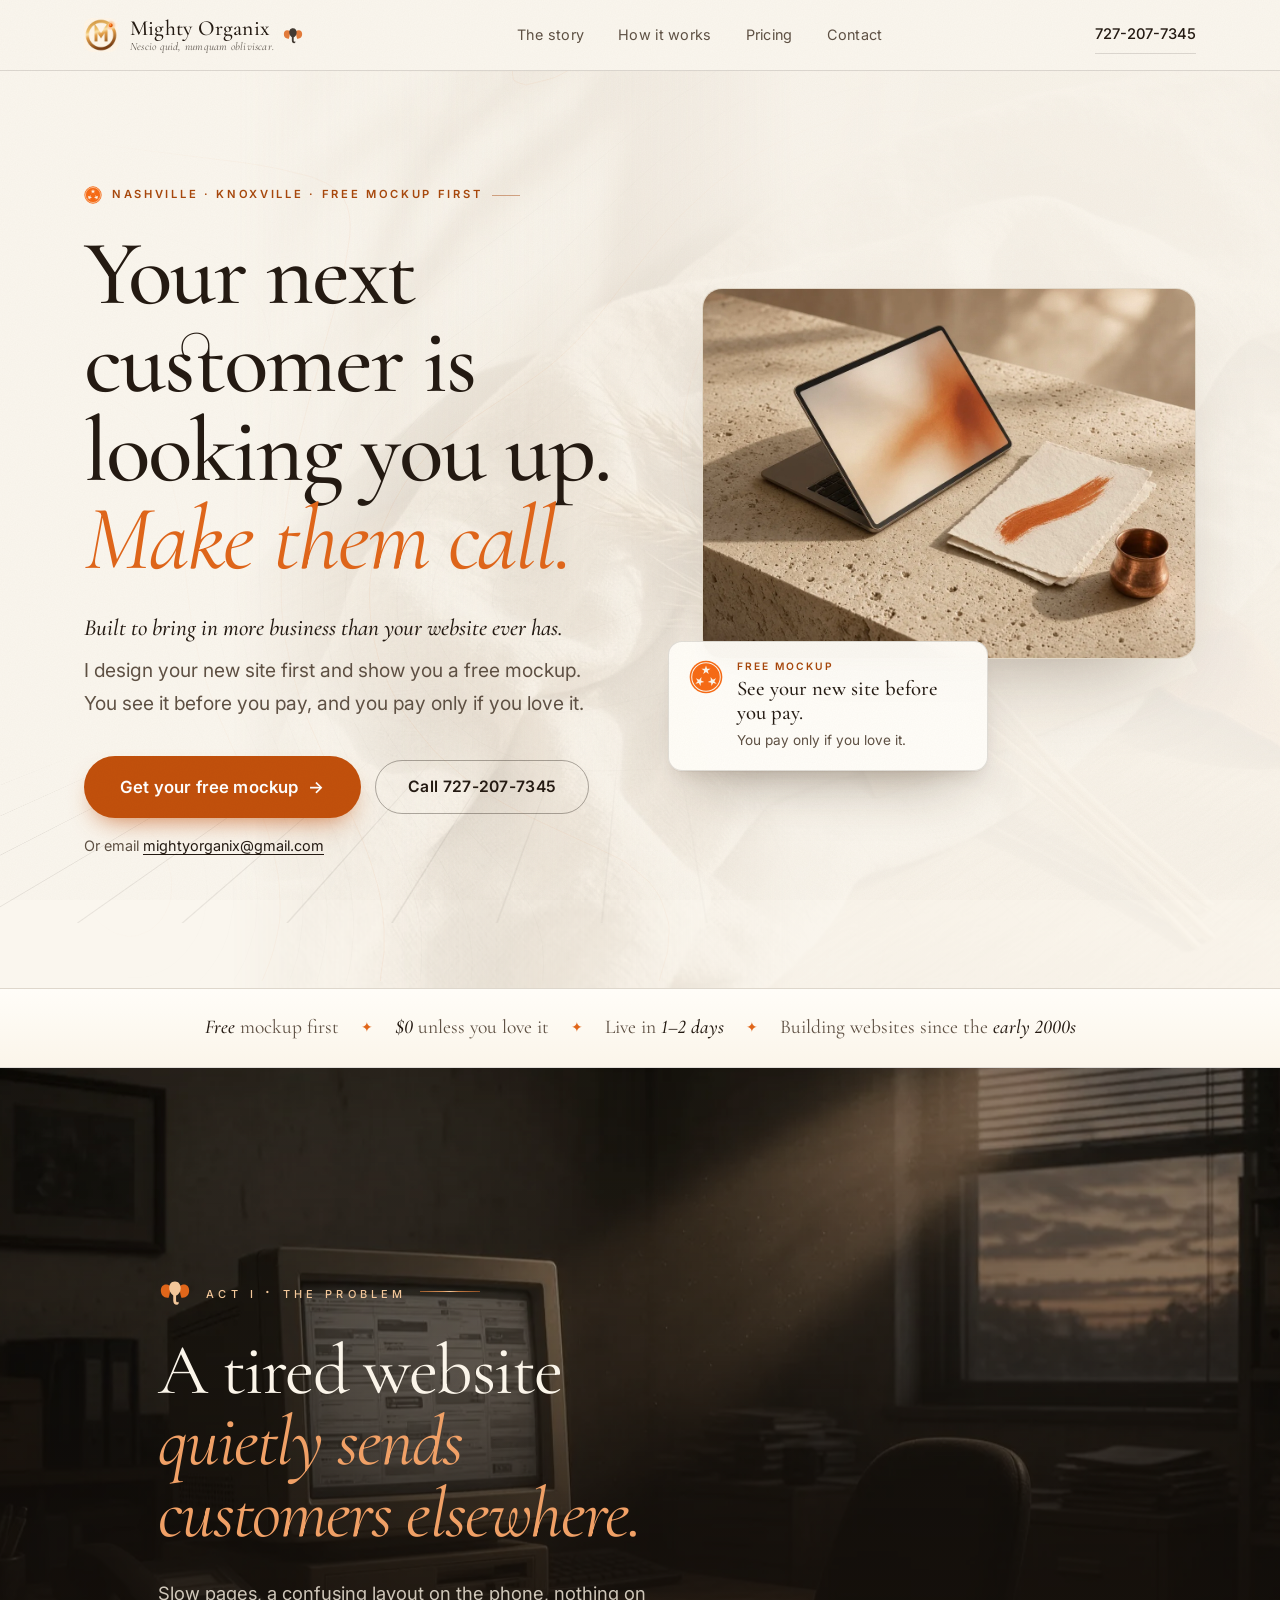
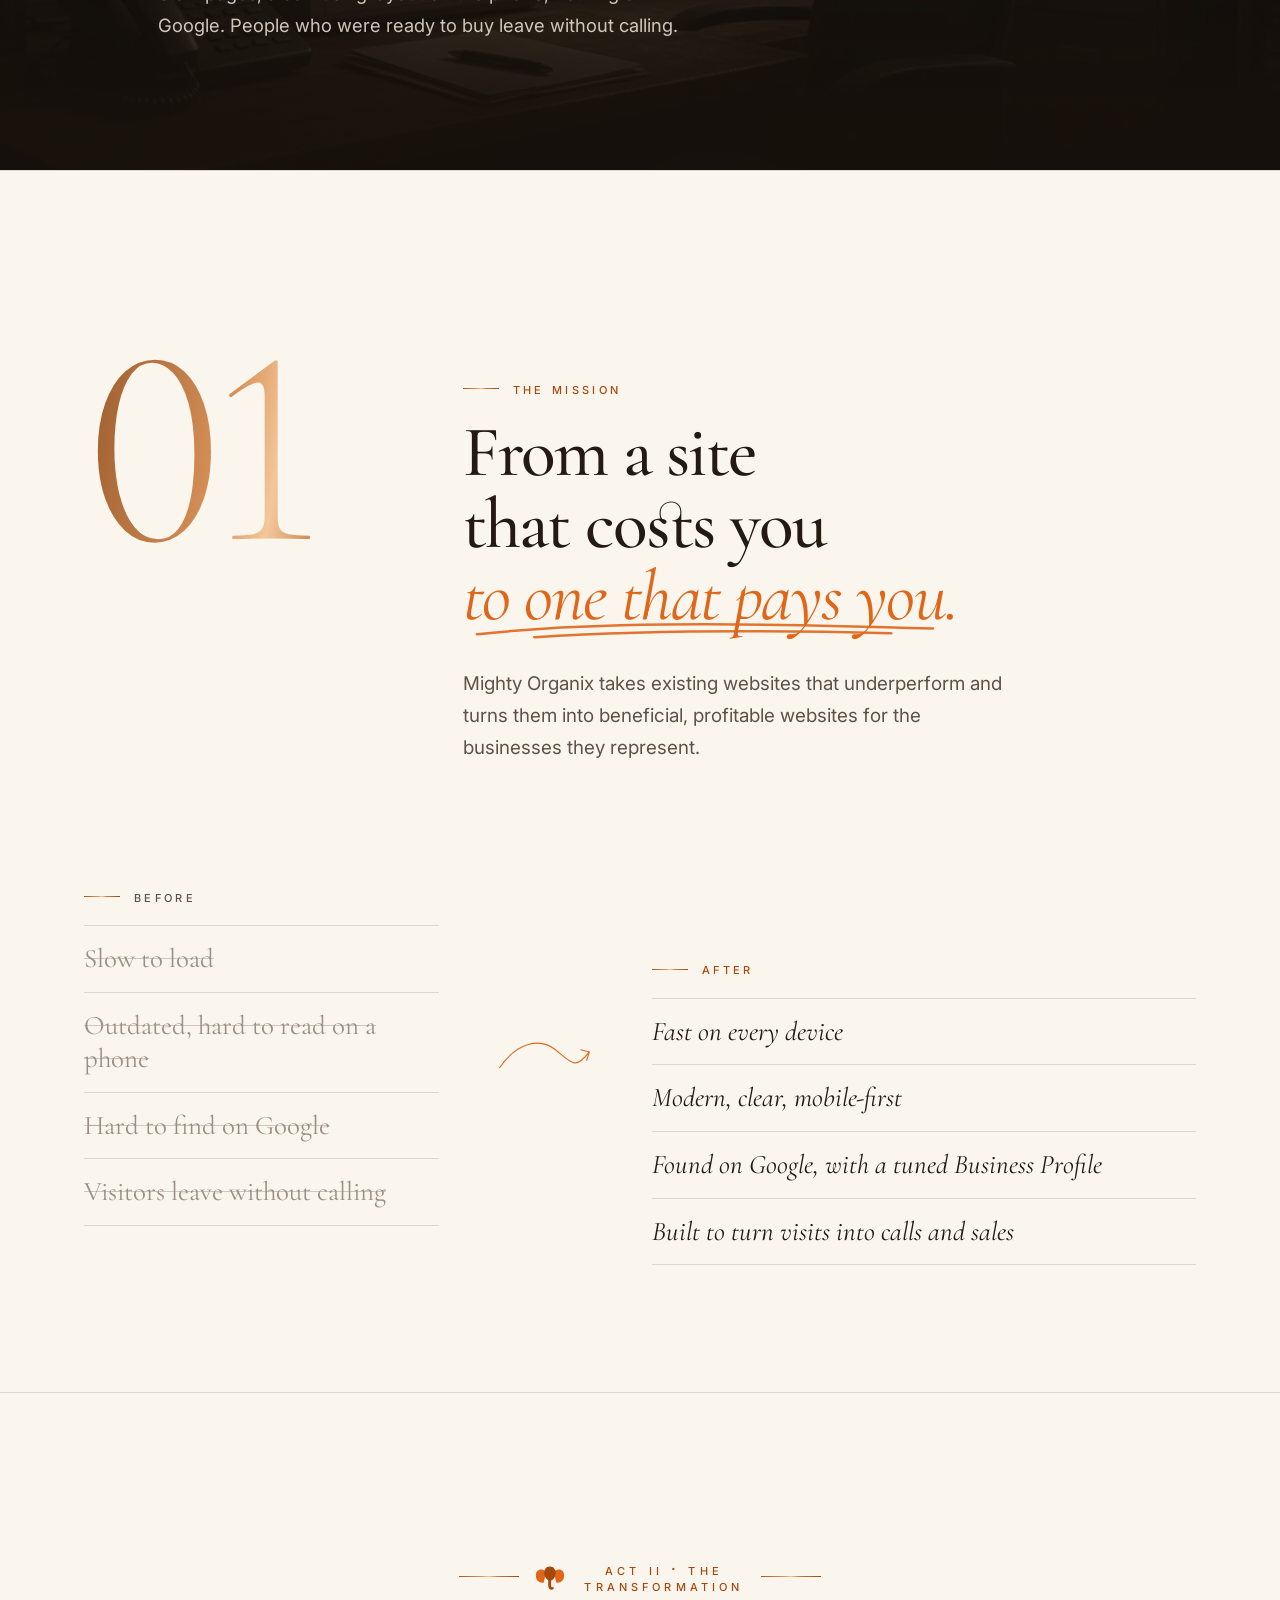
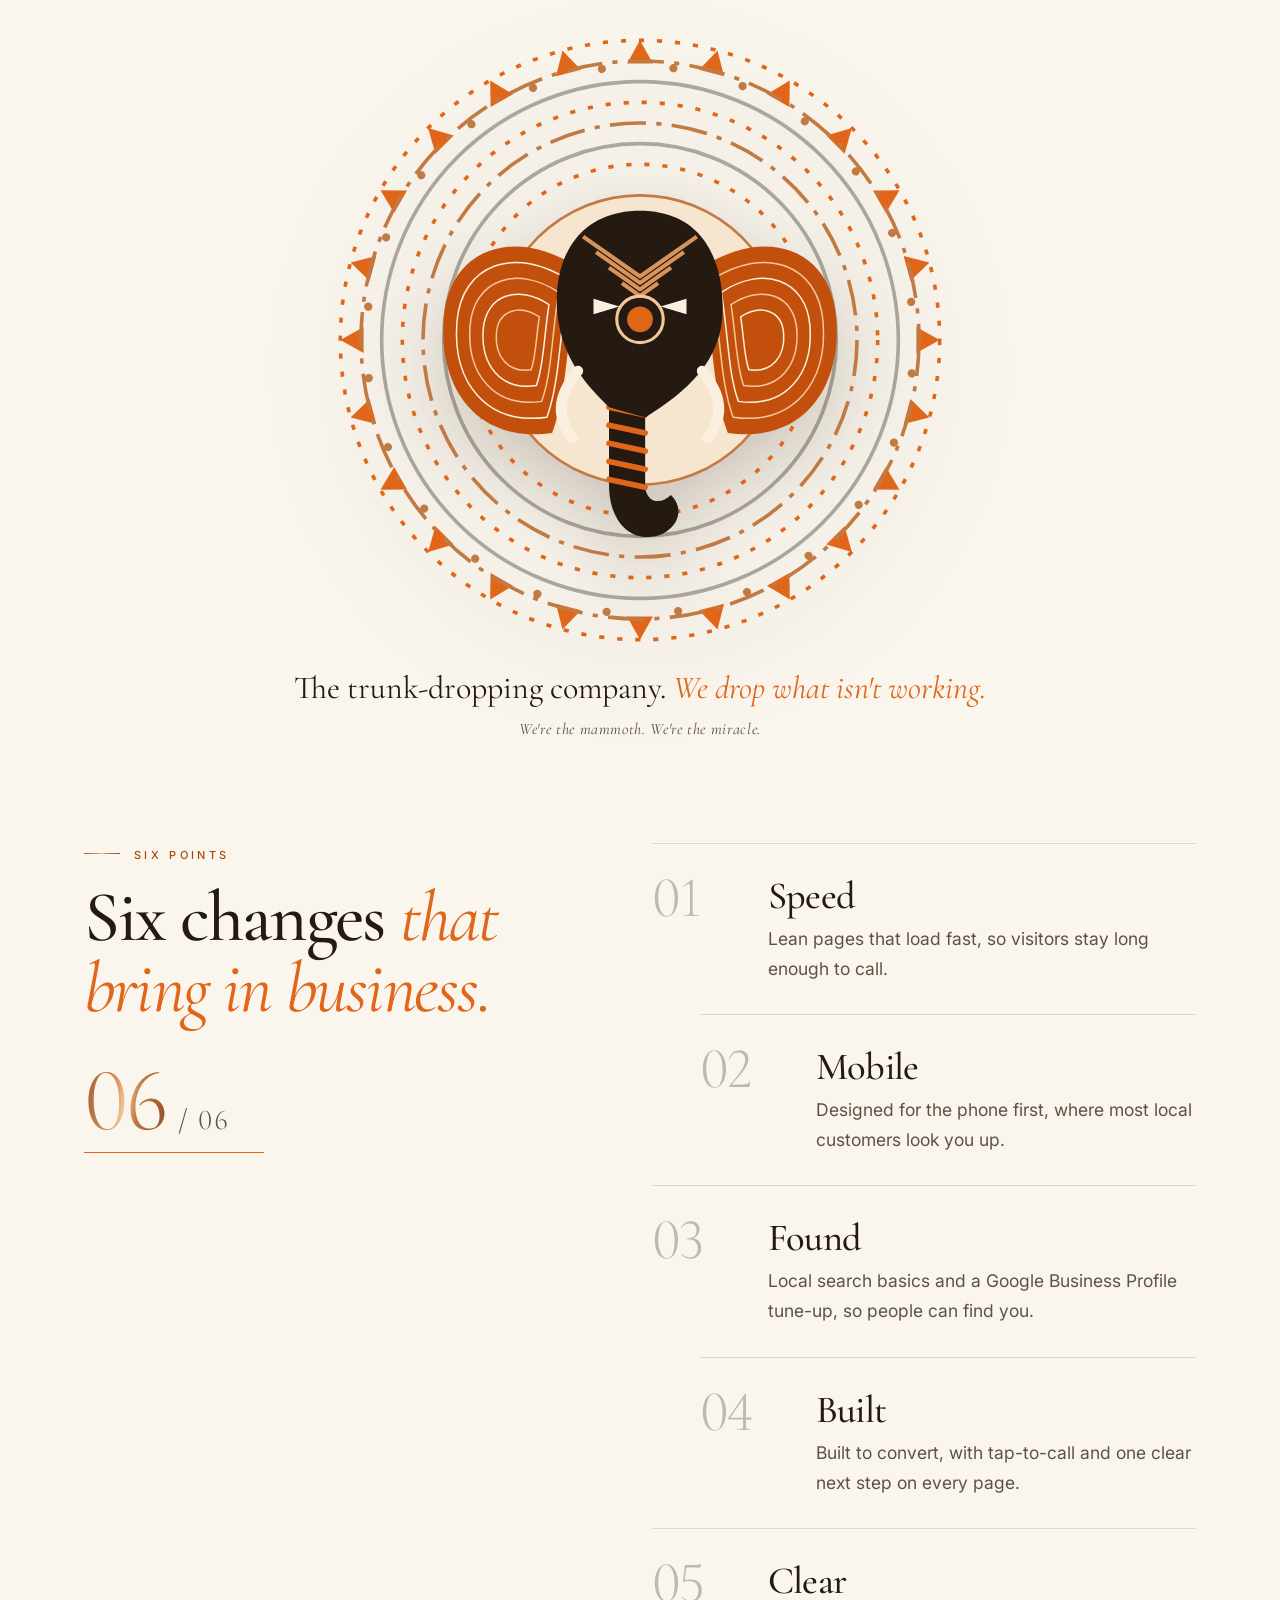
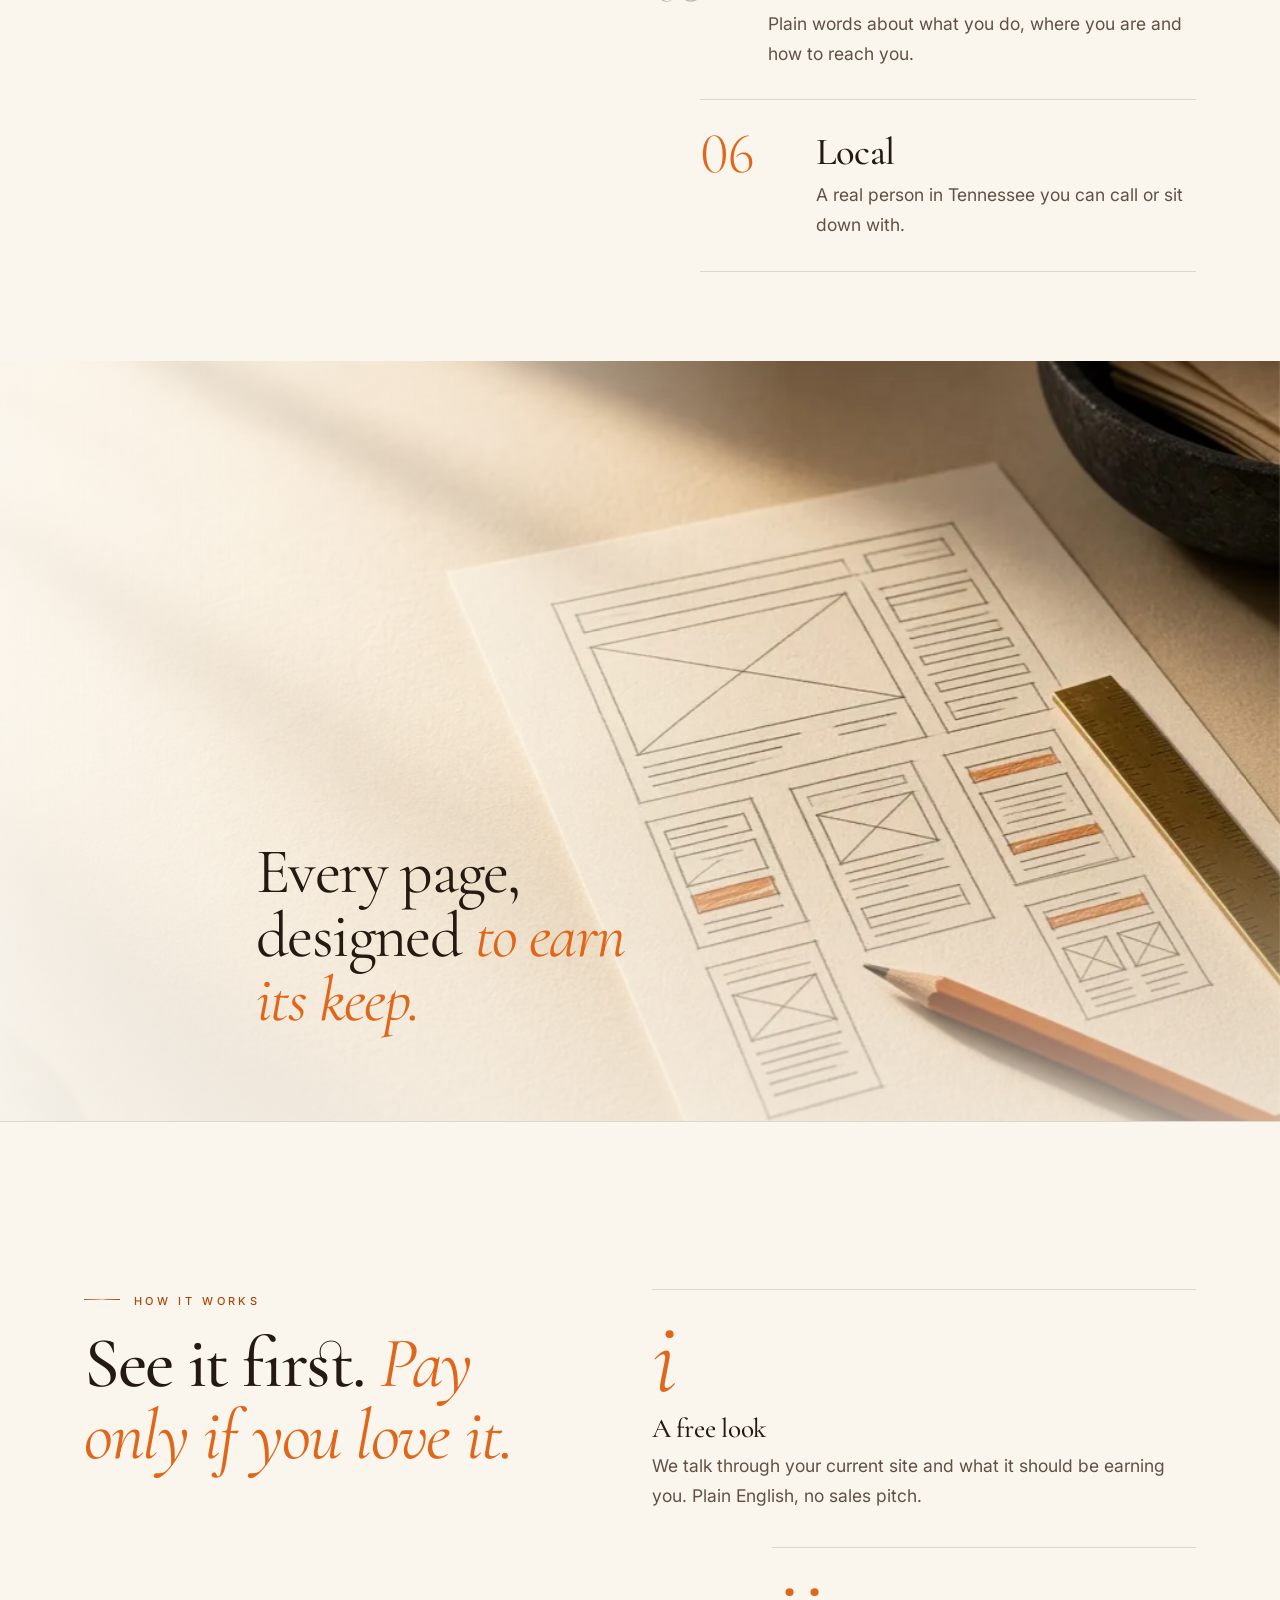
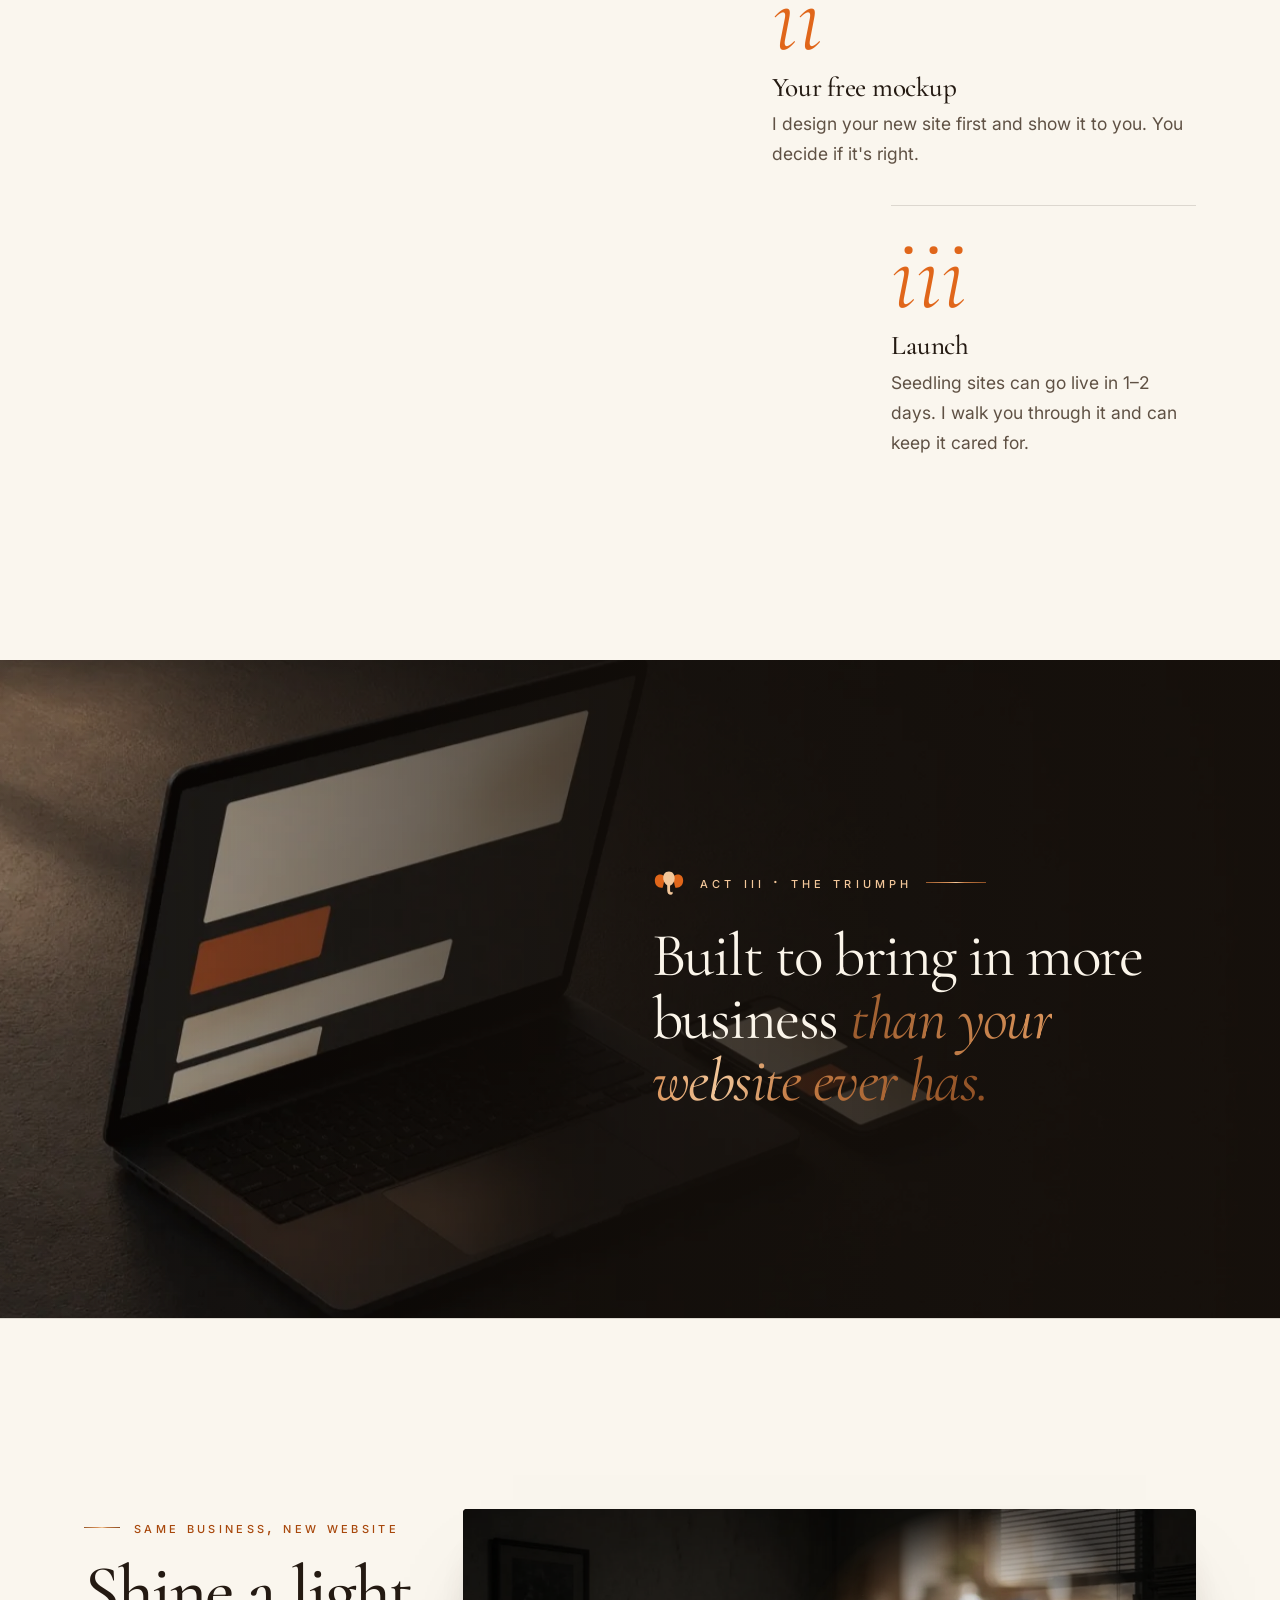
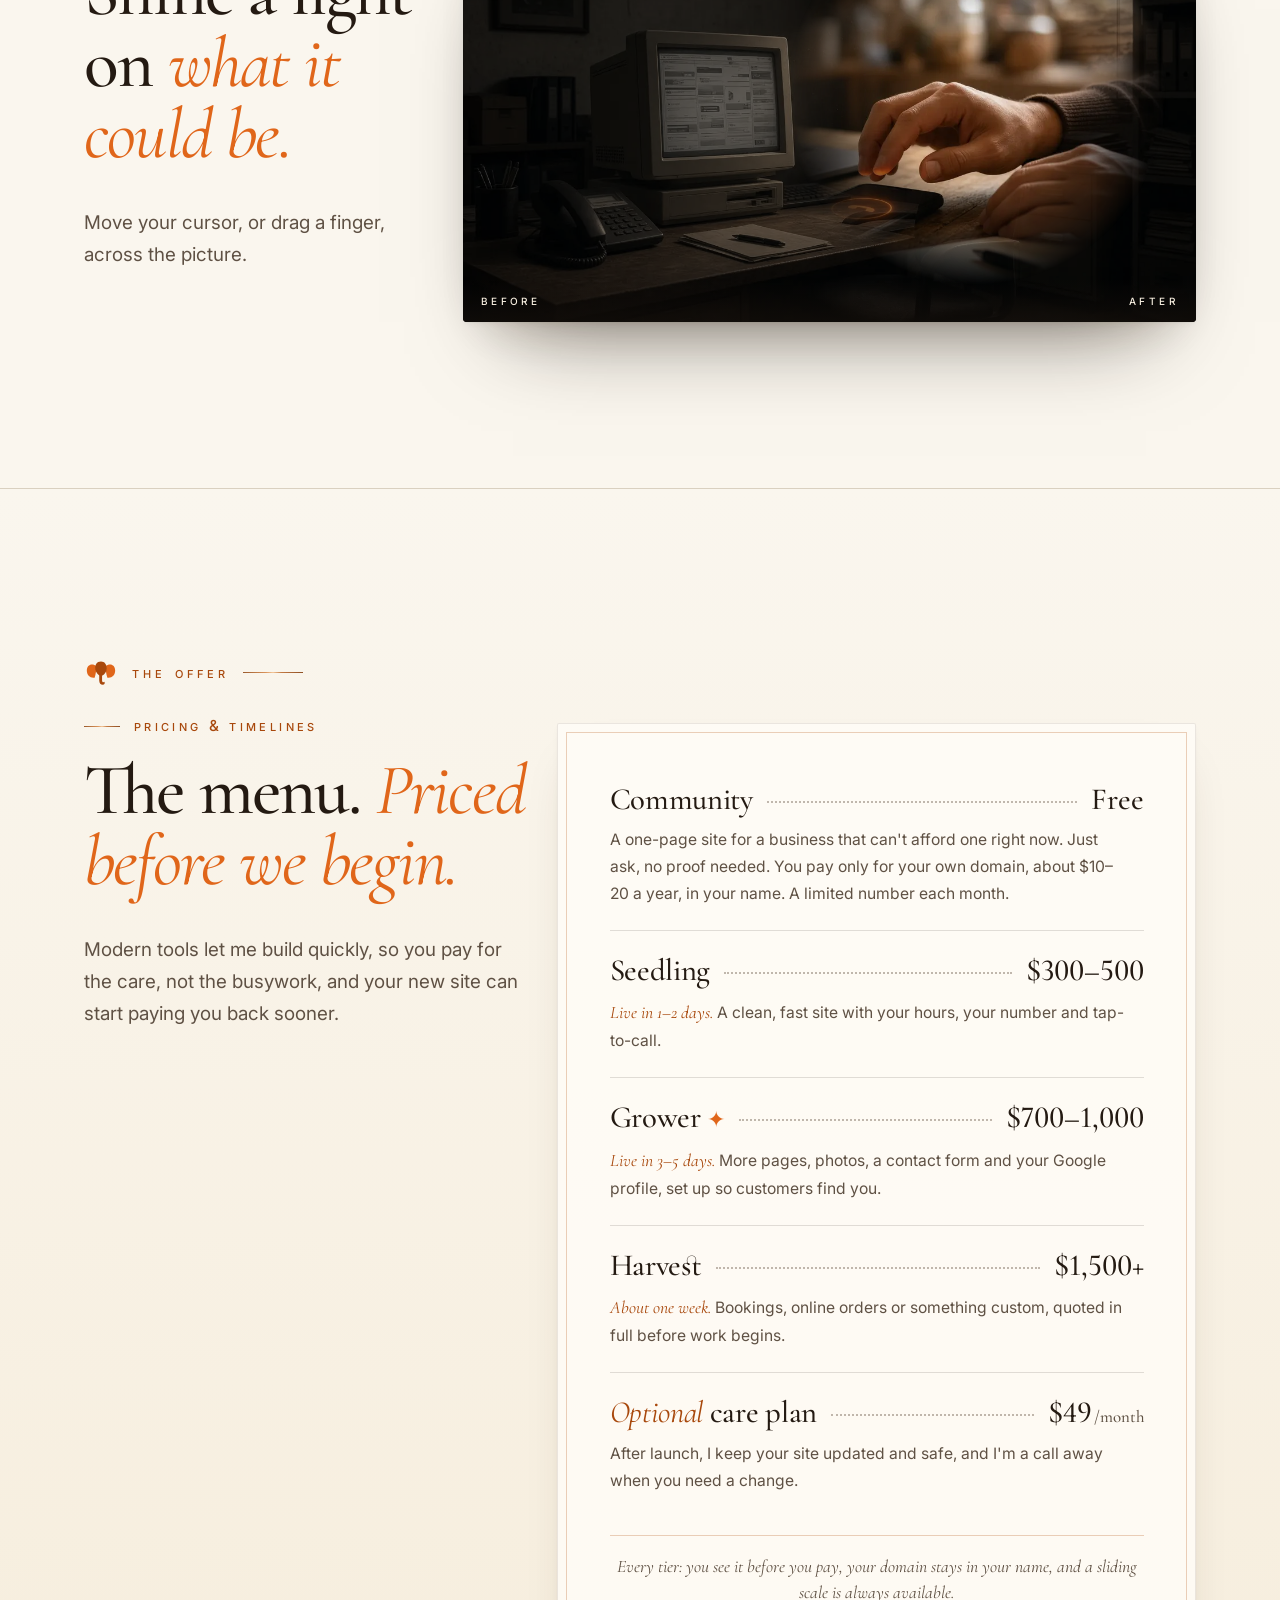
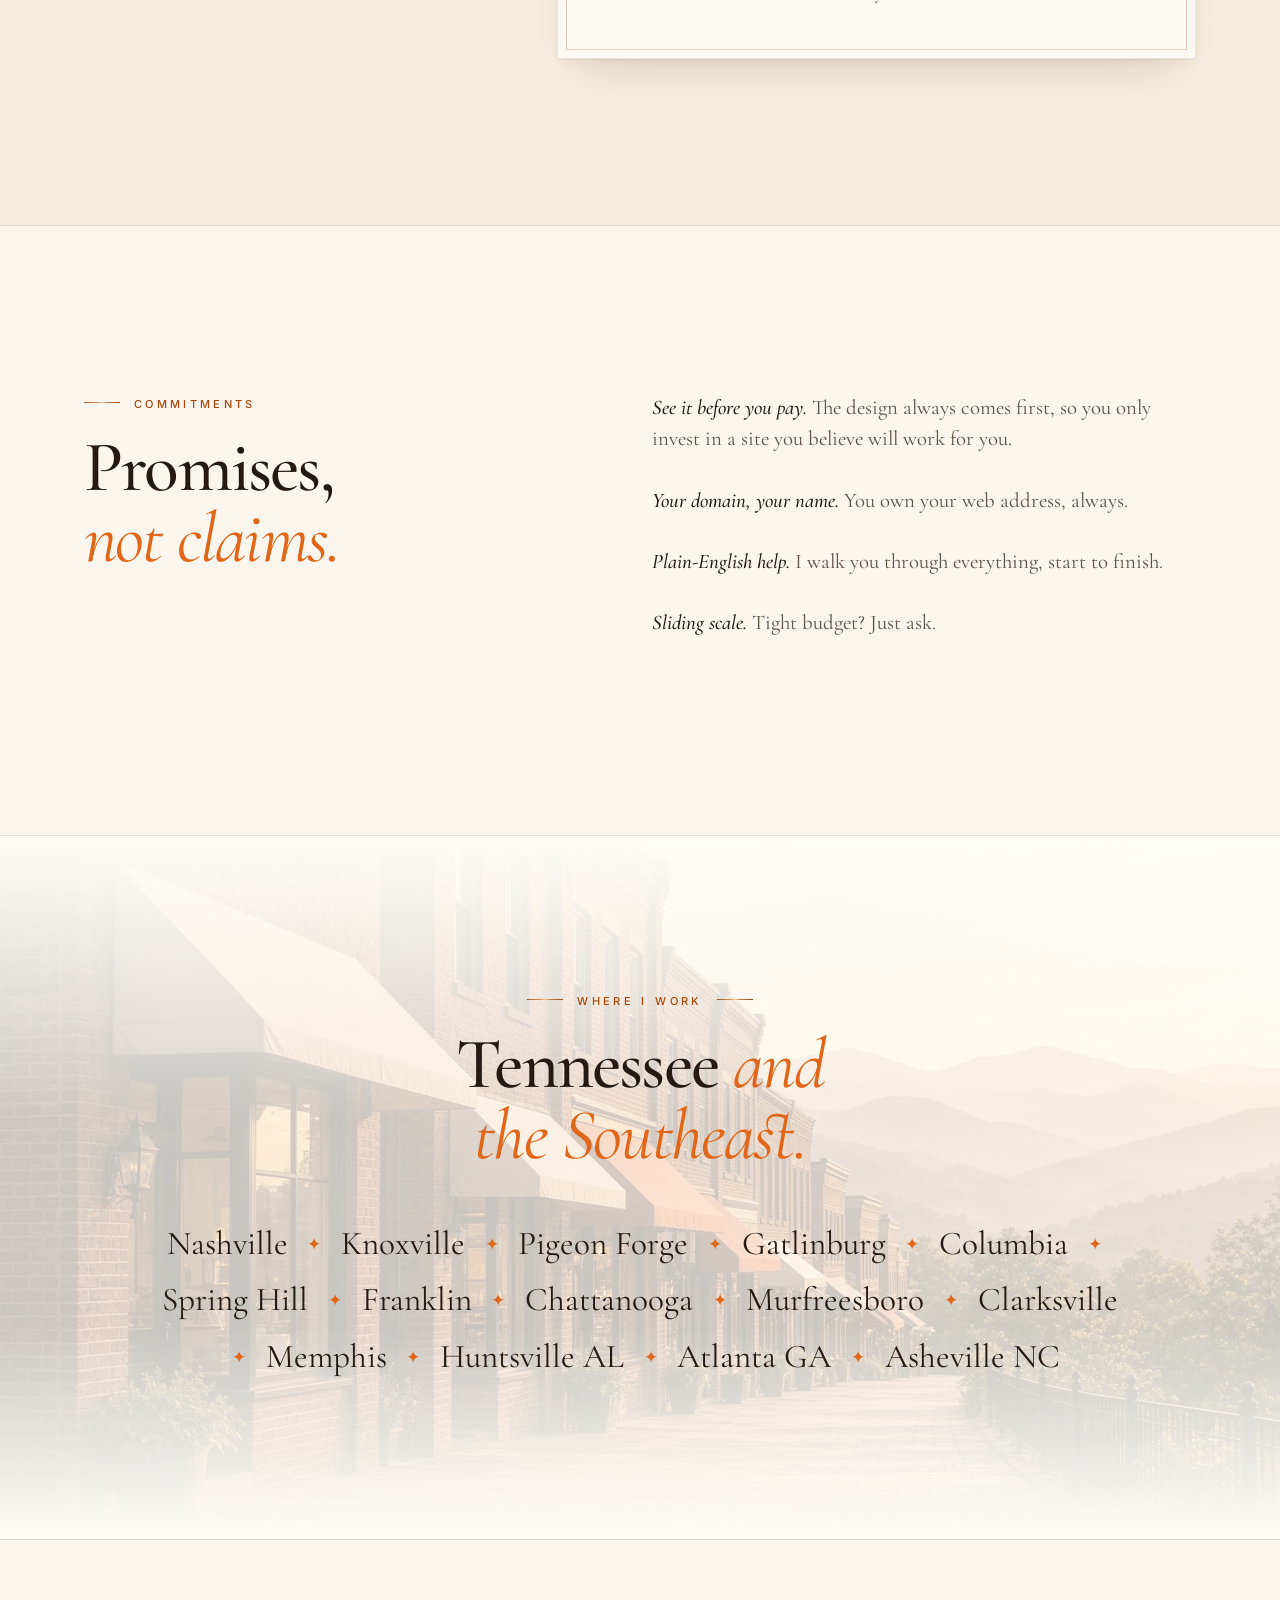
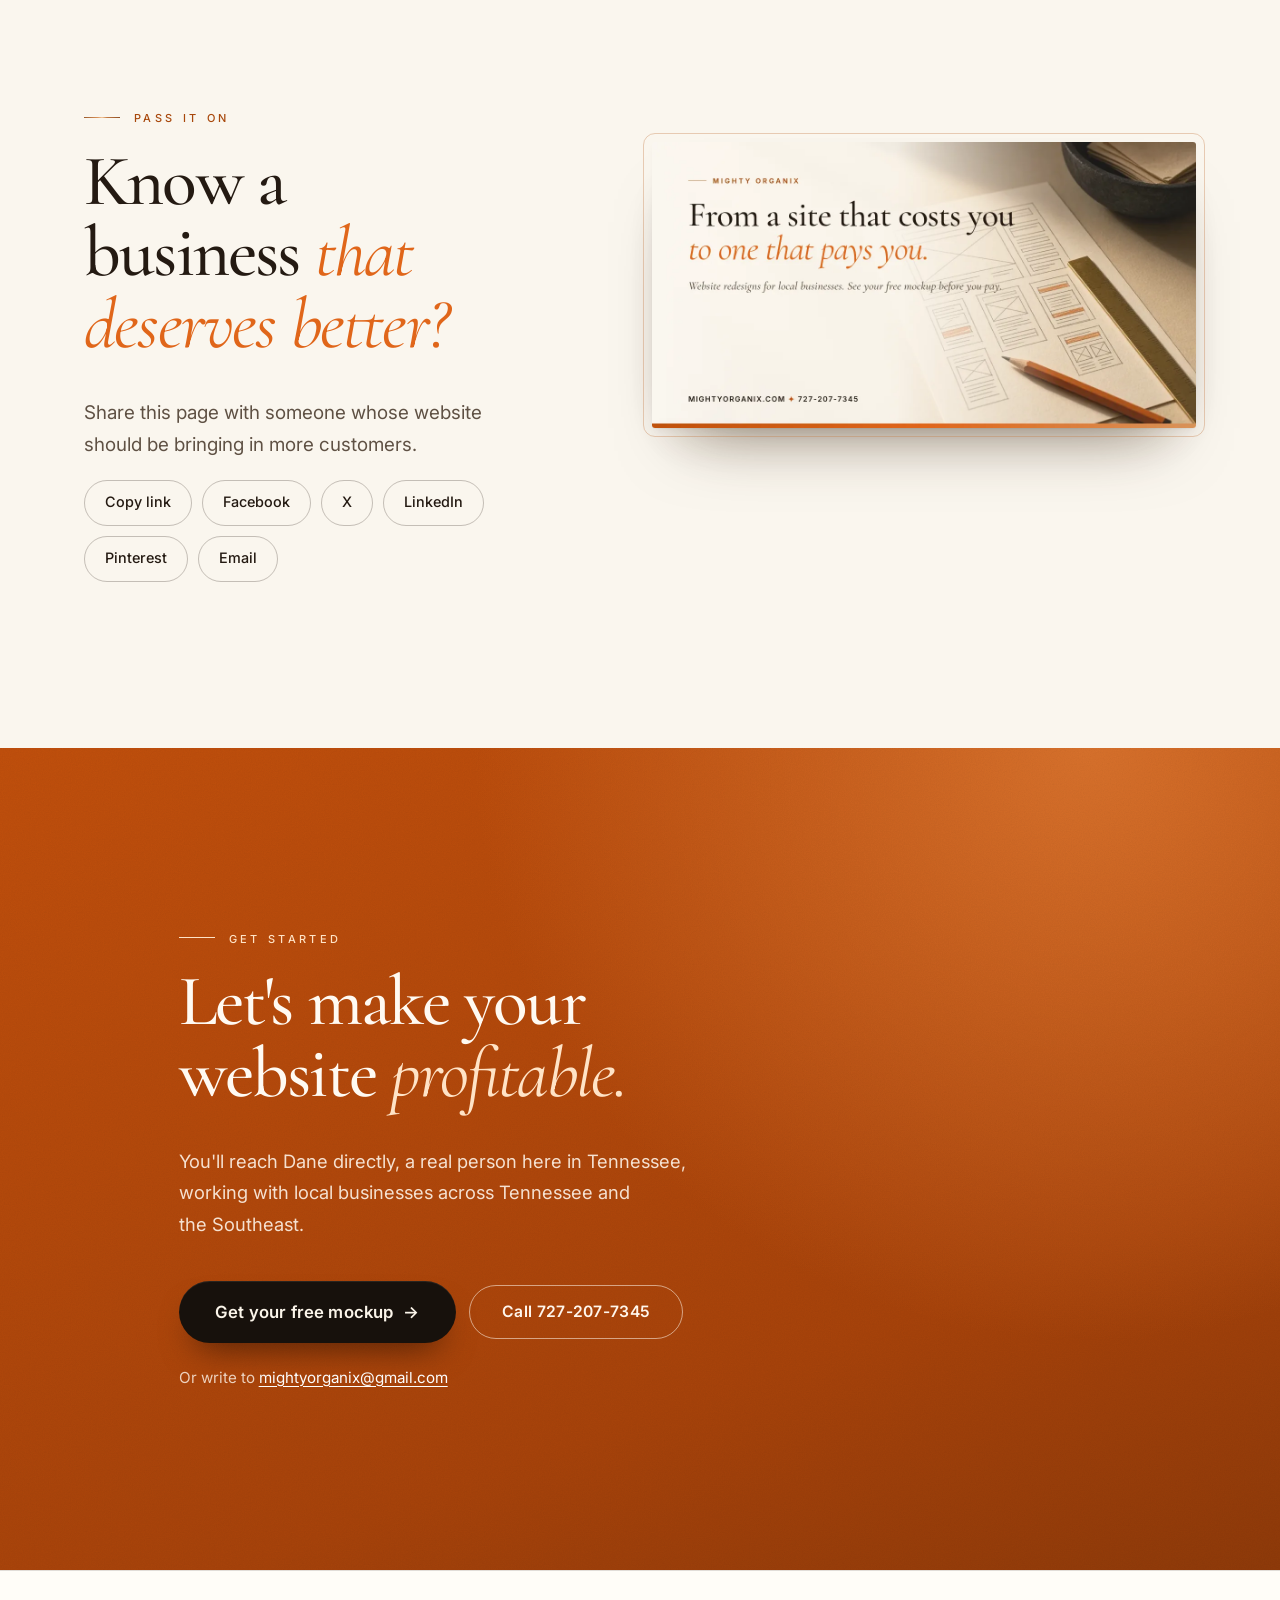
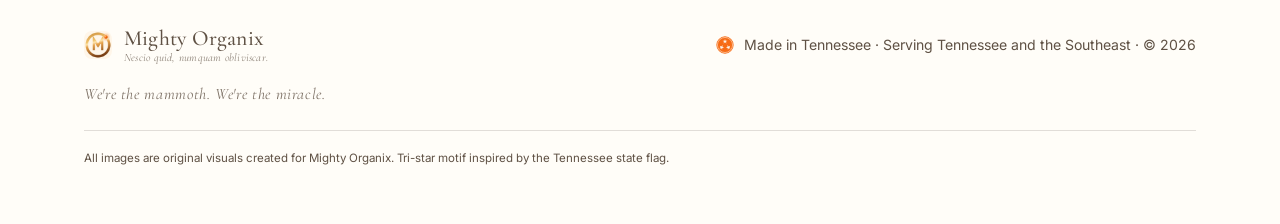
<file: index.html>
<!doctype html>
<html lang="en">
<head>
<meta charset="utf-8">
<meta name="viewport" content="width=device-width,initial-scale=1,viewport-fit=cover">
<title>Website Design in Nashville &amp; Knoxville TN · Pigeon Forge, Gatlinburg, Columbia, Spring Hill &amp; Franklin · Mighty Organix</title>
<meta name="description" content="Fast, phone-friendly website design and redesigns for local businesses in Nashville and Knoxville, TN, plus Pigeon Forge, Gatlinburg, Columbia, Spring Hill, Franklin, Chattanooga, Murfreesboro, Clarksville, Memphis, Huntsville AL, Atlanta GA and Asheville NC. See your new design before you pay. Call 727-207-7345.">
<meta name="keywords" content="website design Nashville, website design Knoxville, web design Pigeon Forge, web design Gatlinburg, website design Columbia TN, website design Spring Hill TN, website design Franklin TN, website design Chattanooga, website design Murfreesboro, website design Clarksville TN, website design Memphis, web design Huntsville AL, web design Atlanta GA, web design Asheville NC, small business websites Tennessee">
<link rel="canonical" href="https://mightyorganix.com/"><meta name="color-scheme" content="light">
<meta property="og:type" content="website"><meta property="og:site_name" content="Mighty Organix"><meta property="og:url" content="https://mightyorganix.com/"><meta property="og:title" content="Mighty Organix · Website design for Nashville, Knoxville &amp; Tennessee"><meta property="og:description" content="Fast, phone-friendly websites for local businesses. See it before you pay."><meta property="og:image" content="https://mightyorganix.com/assets/v70/img/share.jpg"><meta property="og:image:width" content="1200"><meta property="og:image:height" content="630"><meta name="twitter:card" content="summary_large_image"><meta name="twitter:title" content="Mighty Organix · Website design for Nashville, Knoxville &amp; Tennessee"><meta name="twitter:description" content="Fast, phone-friendly websites for local businesses. See it before you pay."><meta name="twitter:image" content="https://mightyorganix.com/assets/v70/img/share.jpg">
<meta name="theme-color" content="#faf6ee">
<link rel="icon" href="assets/v62/img/favicon.svg" type="image/svg+xml">
<link rel="icon" href="assets/v62/img/favicon-32.png" sizes="32x32">
<link rel="manifest" href="site.webmanifest"><link rel="apple-touch-icon" href="assets/v62/img/favicon-180.png">
<link rel="preconnect" href="https://fonts.googleapis.com"><link rel="preconnect" href="https://fonts.gstatic.com" crossorigin>
<link href="https://fonts.googleapis.com/css2?family=Cormorant+Garamond:ital,wght@0,400;0,500;0,600;1,400;1,500&family=Inter:wght@300;400;500;600&display=swap" rel="stylesheet">
<link rel="stylesheet" href="assets/v62/site.css?v=m2">
<link rel="stylesheet" href="assets/v70/crafted.css?v=c1">
<script>document.documentElement.classList.add('js');try{if(sessionStorage.getItem('mo-seen'))document.documentElement.classList.add('seen');sessionStorage.setItem('mo-seen','1')}catch(e){}if(matchMedia('(prefers-reduced-motion: reduce)').matches)document.documentElement.classList.add('rm')</script>
<script type="application/ld+json">{"@context": "https://schema.org", "@type": "ProfessionalService", "name": "Mighty Organix", "url": "https://mightyorganix.com/", "telephone": "+1-727-207-7345", "email": "mightyorganix@gmail.com", "image": "https://mightyorganix.com/assets/v70/img/share.jpg", "logo": "https://mightyorganix.com/assets/v62/img/favicon-180.png", "description": "Website design and redesigns, website care, and sign and graphic design for local businesses in Nashville, Knoxville, Pigeon Forge, Gatlinburg, Columbia, Spring Hill and Franklin, Tennessee, plus Chattanooga, Murfreesboro, Clarksville, Memphis, Huntsville AL, Atlanta GA and Asheville NC.", "areaServed": [{"@type": "City", "name": "Nashville, TN"}, {"@type": "City", "name": "Knoxville, TN"}, {"@type": "City", "name": "Pigeon Forge, TN"}, {"@type": "City", "name": "Gatlinburg, TN"}, {"@type": "City", "name": "Columbia, TN"}, {"@type": "City", "name": "Spring Hill, TN"}, {"@type": "City", "name": "Franklin, TN"}, {"@type": "City", "name": "Chattanooga, TN"}, {"@type": "City", "name": "Murfreesboro, TN"}, {"@type": "City", "name": "Clarksville, TN"}, {"@type": "City", "name": "Memphis, TN"}, {"@type": "City", "name": "Huntsville, AL"}, {"@type": "City", "name": "Atlanta, GA"}, {"@type": "City", "name": "Asheville, NC"}, {"@type": "State", "name": "Tennessee"}], "priceRange": "$$"}</script>

</head>
<body>
<div class="loader" aria-hidden="true"><svg class="tk" viewBox="0 0 48 48" aria-hidden="true"><path class="tk-e" d="M18 16C11 11 4 14 4 22c0 7 5 11 11 10 2-5 2-11 3-16zM30 16c7-5 14-2 14 6 0 7-5 11-11 10-2-5-2-11-3-16z"/><path class="tk-h" d="M24 9c-6 0-9 5-8 11 1 5 4 8 6 9h4c3-2 6-5 6-10 0-6-3-10-8-10z"/><path class="tk-t" d="M21.5 26v10c0 4 2 6 5 6 2.4 0 3.6-2.2 2.2-4.2-1 1.2-3.2 1-3.2-1.8V26z"/></svg><span style="display:inline-flex;flex-direction:column;line-height:1.05">Mighty Organix<em lang="la" style="font-family:'Cormorant Garamond',serif;font-style:italic;font-size:.7rem;font-weight:400;opacity:.72;letter-spacing:.02em;margin-top:2px">Nescio quid, numquam obliviscar.</em></span><i></i></div>
<svg width="0" height="0" style="position:absolute" aria-hidden="true"><symbol id="tri" viewBox="0 0 100 100"><circle cx="50" cy="50" r="48" fill="var(--tri-bg,#f76b15)"/><circle cx="50" cy="50" r="42" fill="none" stroke="var(--tri-fg,#fbf5ea)" stroke-width="3"/><path d="M50.0,16.0L53.1,25.7L63.3,25.7L55.1,31.7L58.2,41.3L50.0,35.3L41.8,41.3L44.9,31.7L36.7,25.7L46.9,25.7ZM81.2,70.0L71.2,67.9L66.1,76.7L65.1,66.6L55.1,64.5L64.4,60.3L63.4,50.2L70.2,57.8L79.5,53.6L74.4,62.4ZM18.8,70.0L25.6,62.4L20.5,53.6L29.8,57.8L36.6,50.2L35.6,60.3L44.9,64.5L34.9,66.6L33.9,76.7L28.8,67.9Z" fill="var(--tri-fg,#fbf5ea)"/></symbol><symbol id="tri-line" viewBox="0 0 100 100"><circle cx="50" cy="50" r="46" fill="none" stroke="currentColor" stroke-width="3"/><path d="M50.0,16.0L53.1,25.7L63.3,25.7L55.1,31.7L58.2,41.3L50.0,35.3L41.8,41.3L44.9,31.7L36.7,25.7L46.9,25.7ZM81.2,70.0L71.2,67.9L66.1,76.7L65.1,66.6L55.1,64.5L64.4,60.3L63.4,50.2L70.2,57.8L79.5,53.6L74.4,62.4ZM18.8,70.0L25.6,62.4L20.5,53.6L29.8,57.8L36.6,50.2L35.6,60.3L44.9,64.5L34.9,66.6L33.9,76.7L28.8,67.9Z" fill="currentColor"/></symbol></svg>
<a class="skip" href="#main">Skip to content</a>

<header class="top" id="hdr">
  <div class="wrap nav">
    <a class="brand" href="#top"><img src="assets/v62/img/mono-warm-360.webp" width="34" height="34" alt=""><span style="display:inline-flex;flex-direction:column;line-height:1.05">Mighty Organix<em lang="la" style="font-family:'Cormorant Garamond',serif;font-style:italic;font-size:.7rem;font-weight:400;opacity:.72;letter-spacing:.02em;margin-top:2px">Nescio quid, numquam obliviscar.</em></span><svg class="tk tk-hdr" viewBox="0 0 48 48" aria-hidden="true"><path class="tk-e" d="M18 16C11 11 4 14 4 22c0 7 5 11 11 10 2-5 2-11 3-16zM30 16c7-5 14-2 14 6 0 7-5 11-11 10-2-5-2-11-3-16z"/><path class="tk-h" d="M24 9c-6 0-9 5-8 11 1 5 4 8 6 9h4c3-2 6-5 6-10 0-6-3-10-8-10z"/><path class="tk-t" d="M21.5 26v10c0 4 2 6 5 6 2.4 0 3.6-2.2 2.2-4.2-1 1.2-3.2 1-3.2-1.8V26z"/></svg></a>
    <nav aria-label="Main"><a href="#transform">The story</a><a href="#how">How it works</a><a href="#pricing">Pricing</a><a href="#contact">Contact</a></nav>
    <a class="tel" href="tel:+17272077345">727-207-7345</a>
  </div>
</header>

<main id="main">

<section class="hero" id="top">
  <div class="hero-bg" aria-hidden="true">
    <div class="photo" style="background-image:url(assets/v62/img/linen.webp)"></div>
    <div class="topo"><svg viewBox="0 0 1600 1000" preserveAspectRatio="xMidYMid slice" fill="none"><path d="M267,936C269,934 277,928 280,922C283,917 286,911 288,904C289,897 290,888 289,880C288,872 285,863 283,856C280,849 277,844 274,840C272,836 272,836 268,832C264,828 255,820 251,816C246,812 243,812 240,811C237,809 235,809 232,809C229,808 227,808 224,809C221,809 219,810 216,811C213,812 211,814 208,816C205,818 203,820 200,824C197,829 194,836 192,840C191,844 191,844 190,848C189,852 188,859 188,864C188,869 187,873 188,880C190,887 193,898 195,904C197,910 198,911 200,915C202,919 204,922 208,926C212,930 219,935 224,938C229,941 236,942 240,943C244,944 245,943 248,943C251,943 253,942 256,941C259,940 265,937 267,936" class="l0"/><path d="M272,984C275,983 284,979 288,976C292,973 294,972 298,968C302,964 308,957 311,952C315,947 318,941 320,936C322,931 324,927 325,920C326,913 328,903 328,896C328,889 328,887 327,880C327,873 325,864 323,856C321,848 318,839 314,832C311,825 308,819 304,811C300,804 293,794 288,787C283,779 279,774 272,767C265,760 255,750 248,745C241,739 237,737 232,734C227,731 221,729 216,727C211,726 204,726 200,727C196,727 195,728 192,729C189,730 187,732 184,734C181,736 179,739 176,743C173,746 170,751 168,755C166,759 164,762 162,768C160,774 156,784 154,792C152,800 151,807 149,816C148,825 147,837 147,848C147,859 148,871 149,880C151,889 152,896 155,904C157,912 161,921 164,928C167,935 169,939 173,944C176,949 180,955 185,960C190,965 195,970 200,973C205,977 211,980 216,982C221,985 225,986 232,987C239,988 249,989 256,988C263,988 270,985 272,984" class="l1"/><path d="M320,992C322,989 330,981 333,976C337,971 340,965 343,960C346,955 347,951 350,944C352,937 354,927 355,920C357,913 357,911 357,904C357,897 357,888 356,880C355,872 354,864 352,856C350,848 348,840 345,832C342,824 339,817 335,808C331,799 331,797 320,779C309,760 281,716 269,696C257,676 253,668 247,656C241,644 240,641 234,624C228,607 217,568 211,552C206,536 204,533 200,527C196,520 194,517 190,512C186,507 181,503 176,499C171,496 165,494 160,492C155,491 149,490 144,491C139,491 132,493 128,494C124,495 123,496 120,498C117,499 115,501 112,503C109,506 106,509 103,512C101,515 98,520 96,524C94,528 93,531 92,536C90,541 89,547 89,552C88,557 88,560 89,568C89,576 90,584 94,600C97,616 106,648 109,664C112,680 112,685 113,696C114,707 115,705 115,728C115,751 114,809 115,832C115,855 116,855 118,864C119,873 119,879 121,888C124,897 126,909 130,920C134,931 139,943 144,952C149,961 154,969 160,976C165,983 172,989 174,992" class="l2"/><path d="M357,992C359,988 366,977 370,968C373,959 377,947 380,936C382,925 382,912 383,904C383,896 383,895 382,888C382,881 381,873 379,864C377,855 374,842 371,832C368,822 370,826 360,803C350,781 320,721 308,696C297,671 297,669 292,656C288,643 286,639 281,616C276,593 268,543 263,520C258,497 255,491 252,480C248,469 244,462 241,456C237,450 235,447 232,443C229,439 227,436 223,432C219,428 213,423 208,420C203,416 197,414 192,411C187,409 181,407 176,406C171,404 165,404 160,403C155,402 151,402 144,402C137,403 128,403 120,405C112,407 104,408 96,412C88,415 77,419 69,424C61,429 53,435 46,440C40,445 36,449 30,456C25,463 19,472 15,480C11,488 8,496 6,504C5,512 4,520 4,528C4,536 4,543 6,552C8,561 6,563 14,584C22,605 45,656 55,680C64,704 66,713 70,728C74,743 74,745 77,768C81,791 87,840 91,864C95,888 97,897 101,912C106,927 111,941 116,952C120,963 124,969 128,976C132,982 137,989 139,992" class="l3"/><path d="M388,992C390,987 397,971 400,960C403,949 405,939 407,928C408,917 408,907 407,896C407,885 405,873 403,864C401,855 400,849 397,840C394,831 396,831 386,808C377,785 352,729 341,704C331,679 328,669 324,656C320,643 318,635 316,624C314,613 313,613 310,592C307,571 301,517 299,496C296,475 296,475 293,464C291,453 287,440 285,432C282,424 281,421 278,416C276,411 273,405 269,400C266,395 261,388 258,384C254,380 254,379 248,374C242,370 231,362 224,358C217,354 213,353 208,351C203,349 200,348 192,346C184,345 172,342 160,342C148,342 133,342 120,344C107,346 93,349 80,353C67,357 53,362 40,368C27,374 7,387 0,391" class="l0"/><path d="M0,672C4,679 15,699 21,712C27,725 33,739 37,752C42,765 44,771 49,792C54,813 63,859 68,880C73,901 75,907 79,920C83,933 88,948 93,960C98,972 107,987 109,992" class="l0"/><path d="M418,992C419,988 423,977 426,968C428,959 430,947 431,936C433,925 433,915 432,904C432,893 430,881 429,872C427,863 426,857 423,848C421,839 422,840 413,816C404,792 378,732 367,704C356,676 353,663 349,648C345,633 344,627 342,616C340,605 340,609 337,584C335,559 332,491 330,464C327,437 327,437 325,424C323,411 318,393 315,384C313,375 311,373 309,368C306,363 304,357 300,352C297,347 292,340 288,336C285,332 285,332 280,327C275,323 263,314 256,310C249,306 245,304 240,302C235,300 233,299 224,296C215,294 197,290 184,289C171,287 159,287 144,288C129,288 112,290 96,293C80,296 64,299 48,304C32,309 8,319 0,322" class="l1"/><path d="M0,755C2,758 6,767 10,776C13,785 13,781 21,808C30,835 51,909 59,936C67,963 67,959 71,968C75,977 80,988 82,992" class="l1"/><path d="M448,992C449,988 452,977 454,968C456,959 458,945 458,936C459,927 459,921 459,912C458,903 457,891 455,880C453,869 450,859 447,848C444,837 445,837 437,816C428,795 406,741 397,720C388,699 390,703 385,688C381,673 373,648 370,632C366,616 365,605 364,592C362,579 361,580 361,552C360,524 361,452 361,424C360,396 359,395 359,384C358,373 357,368 355,360C354,352 352,343 350,336C348,329 346,325 344,320C342,315 338,309 336,304C333,299 331,297 328,293C325,289 321,284 317,280C313,276 309,273 304,269C299,265 296,263 288,259C280,255 268,249 256,245C244,241 231,238 216,236C201,233 185,232 168,232C151,231 131,232 112,234C93,236 75,239 56,242C37,246 9,254 0,257" class="l2"/><path d="M0,838C6,856 27,918 36,944C45,970 51,984 54,992" class="l2"/><path d="M480,992C481,988 484,977 485,968C486,959 487,947 488,936C488,925 487,915 486,904C485,893 483,885 480,872C476,859 474,848 464,824C455,800 433,751 423,728C414,705 413,701 408,688C404,675 400,661 397,648C393,635 391,621 389,608C387,595 386,583 386,568C385,553 385,536 385,520C386,504 386,497 388,472C390,447 396,392 398,368C400,344 399,339 399,328C399,317 399,312 398,304C397,296 396,287 394,280C393,273 391,269 390,264C388,259 385,252 382,248C380,244 379,242 376,238C373,234 369,228 365,224C361,220 357,216 352,213C347,209 344,206 336,202C328,198 317,192 304,188C291,184 273,179 256,176C239,172 220,170 200,169C180,167 159,166 136,167C113,167 87,169 64,171C41,173 11,178 0,179" class="l3"/><path d="M0,924C4,935 21,981 25,992" class="l3"/><path d="M517,992C517,987 520,969 521,960C521,951 521,944 521,936C520,928 520,920 519,912C517,904 517,900 514,888C510,876 509,867 498,840C487,813 458,755 447,728C435,701 433,696 428,680C423,664 418,644 416,632C413,620 413,617 412,608C411,599 409,591 409,576C409,561 408,539 410,520C411,501 413,486 416,464C420,442 423,423 432,387C441,351 462,278 470,248C478,218 477,219 479,208C481,197 482,191 483,184C484,177 484,173 484,168C484,163 483,156 482,152C481,148 481,147 479,144C478,141 477,139 475,136C472,133 468,129 464,126C460,123 455,121 448,118C441,115 437,114 424,111C411,108 407,106 368,100C329,95 229,83 192,77C155,71 157,71 144,67C131,64 121,61 112,58C103,55 94,51 88,48C81,45 78,43 74,40C70,37 68,36 65,32C61,28 55,21 52,16C50,11 48,3 47,0" class="l0"/><path d="M661,0C661,1 661,6 662,8C662,10 662,10 664,11C666,12 669,14 672,14C675,15 675,16 680,14C685,13 697,10 704,8C711,6 718,1 721,0" class="l0"/><path d="M560,992C561,987 562,969 562,960C562,951 562,944 561,936C560,928 558,920 557,912C555,904 554,900 550,888C545,876 541,864 530,840C518,816 491,767 480,746C469,725 470,726 464,712C458,698 451,679 446,664C442,649 439,639 437,624C434,609 432,592 432,576C431,560 432,544 433,528C434,512 436,497 440,480C444,462 449,441 454,424C460,407 465,393 472,378C479,362 488,344 496,330C504,316 511,306 520,293C529,281 540,268 552,256C564,244 568,240 592,221C616,202 660,172 696,144C732,116 784,73 808,53C832,34 827,38 840,29C853,21 876,5 883,0" class="l1"/><path d="M1592,97C1590,99 1584,107 1581,112C1579,117 1578,124 1578,128C1577,132 1577,132 1578,136C1579,140 1579,146 1582,152C1584,158 1590,170 1592,173" class="l1"/><path d="M1592,896C1587,897 1570,901 1560,903C1550,906 1541,909 1532,912C1522,915 1513,919 1504,923C1495,927 1487,931 1480,935C1473,938 1470,940 1464,944C1458,949 1449,955 1443,960C1436,965 1430,971 1425,976C1420,981 1414,989 1412,992" class="l1"/><path d="M616,992C616,988 617,976 617,968C616,960 616,952 614,944C613,936 611,928 609,920C606,912 605,907 600,896C595,885 592,878 579,856C565,834 533,788 520,767C507,745 504,741 498,728C491,715 484,702 479,688C473,674 467,655 464,643C461,631 460,625 458,616C457,607 456,604 456,592C455,580 454,560 456,544C457,528 459,512 463,496C466,480 471,463 477,448C482,433 488,420 494,408C501,396 506,386 513,376C520,366 527,357 536,346C545,336 559,322 568,313C577,305 576,306 592,293C608,281 647,254 664,240C681,227 673,235 696,214C719,194 775,139 800,116C825,93 835,86 848,76C861,65 869,60 880,52C891,45 901,38 912,32C923,26 933,21 944,15C955,10 972,3 978,0" class="l2"/><path d="M1300,0C1303,3 1313,10 1320,17C1327,23 1326,20 1344,41C1362,63 1406,119 1427,144C1448,169 1455,176 1470,192C1486,208 1501,222 1521,240C1542,258 1580,289 1592,299" class="l2"/><path d="M1592,813C1583,816 1555,824 1536,831C1517,837 1497,844 1480,851C1463,858 1446,865 1432,872C1417,879 1403,886 1392,893C1381,900 1373,905 1363,912C1354,919 1343,928 1334,936C1326,944 1319,951 1312,960C1305,969 1294,987 1291,992" class="l2"/><path d="M694,992C694,988 695,976 695,968C694,960 694,952 692,944C690,936 687,927 684,920C682,913 682,912 676,904C671,896 669,889 653,872C638,855 601,818 584,800C567,781 562,776 552,762C542,749 531,734 523,720C514,706 508,693 502,680C496,667 491,653 488,640C484,627 482,611 480,600C479,589 479,584 479,576C479,568 479,563 480,552C481,541 483,525 486,512C488,499 492,489 496,477C500,465 507,451 512,441C517,431 521,424 528,415C535,405 546,392 553,384C560,376 561,375 568,369C575,363 575,361 592,348C609,336 653,305 672,292C691,278 693,275 704,265C715,256 721,250 736,234C751,218 781,184 796,168C811,152 816,147 827,136C838,125 852,113 863,104C875,95 884,88 896,79C908,71 923,62 936,55C949,48 963,42 976,37C989,32 1003,27 1016,24C1029,20 1043,17 1056,15C1069,13 1083,12 1096,12C1109,12 1123,12 1136,13C1149,15 1163,17 1176,21C1189,24 1205,30 1216,35C1227,39 1232,42 1240,46C1248,51 1253,54 1264,61C1275,69 1292,82 1304,94C1316,105 1320,107 1338,128C1357,149 1396,195 1416,217C1436,238 1443,245 1456,259C1469,272 1473,276 1496,296C1519,316 1576,365 1592,379" class="l3"/><path d="M1592,742C1559,756 1434,806 1392,824C1350,842 1356,840 1340,848C1325,856 1310,864 1297,872C1284,880 1272,889 1263,896C1254,903 1250,907 1244,912C1238,917 1235,920 1228,928C1221,936 1210,949 1203,960C1197,971 1190,987 1187,992" class="l3"/><path d="M821,992C822,987 828,968 830,960C831,952 831,949 831,944C832,939 832,935 831,928C829,921 826,911 823,904C820,897 816,892 813,888C810,884 809,883 805,880C802,877 798,873 792,869C786,865 792,866 772,856C752,846 695,821 672,809C649,798 643,793 632,787C621,780 616,776 608,770C600,763 591,755 584,749C577,743 573,738 568,732C563,726 557,719 552,712C546,705 540,695 536,688C532,681 531,678 528,673C525,667 523,661 520,654C517,647 515,642 513,632C510,622 507,605 506,592C505,579 505,565 506,552C508,539 511,524 514,512C518,500 522,490 527,480C531,470 538,459 544,449C550,440 558,431 564,424C570,417 574,413 580,408C586,403 583,403 600,391C617,379 662,350 682,336C702,322 708,316 720,305C732,294 736,289 752,270C768,251 799,210 814,192C829,174 832,171 842,160C853,149 865,138 876,128C888,118 901,108 912,101C923,93 932,88 944,81C956,75 971,68 984,63C997,58 1011,54 1024,51C1037,48 1051,46 1064,45C1077,44 1091,43 1104,44C1117,45 1131,47 1144,50C1157,52 1172,57 1184,61C1196,66 1207,71 1216,76C1225,81 1233,86 1240,91C1247,96 1251,99 1258,104C1264,109 1273,116 1280,123C1287,130 1293,135 1302,144C1310,153 1314,156 1330,176C1347,196 1383,242 1400,262C1417,283 1421,288 1432,300C1443,311 1445,314 1464,333C1483,353 1530,398 1548,416C1566,434 1562,431 1570,440C1577,449 1588,464 1592,469" class="l0"/><path d="M1592,657C1589,659 1581,667 1575,672C1568,677 1561,683 1553,688C1545,693 1536,699 1527,704C1517,709 1512,713 1496,720C1481,727 1464,735 1432,749C1400,762 1334,787 1303,800C1273,813 1265,816 1247,824C1229,832 1212,840 1197,848C1182,856 1167,864 1155,872C1142,880 1129,889 1121,896C1112,903 1108,907 1102,912C1097,917 1092,923 1088,928C1083,933 1079,939 1076,944C1073,949 1071,952 1067,960C1064,968 1058,987 1056,992" class="l0"/><path d="M1080,792C1075,792 1059,793 1048,793C1037,792 1027,791 1016,790C1005,788 1001,788 984,784C967,780 931,772 912,768C893,764 885,764 872,762C859,761 852,761 832,761C812,761 771,763 752,763C733,763 731,762 720,761C709,760 699,758 688,756C677,753 665,750 656,746C647,743 640,739 632,735C624,731 616,726 608,719C600,713 591,705 584,698C577,691 573,685 568,678C563,671 558,664 554,656C550,648 547,641 544,631C541,622 538,609 537,600C535,591 535,584 535,576C535,568 535,561 537,552C539,543 541,531 545,520C549,509 555,497 560,488C565,479 571,472 576,465C581,458 585,454 592,448C599,442 598,440 616,428C634,416 680,388 698,376C715,364 714,364 720,359C726,353 728,353 736,344C744,335 752,328 768,305C784,282 819,229 835,208C850,187 853,185 862,176C870,167 878,159 885,152C892,145 897,142 904,136C911,130 920,124 928,118C936,113 944,108 952,104C960,100 968,96 976,92C984,89 992,86 1000,83C1008,81 1016,79 1024,77C1032,75 1039,74 1048,73C1057,71 1069,70 1080,70C1091,70 1103,71 1112,72C1121,73 1128,75 1136,77C1144,78 1152,81 1160,83C1168,86 1176,89 1184,93C1192,97 1200,101 1208,106C1216,111 1224,116 1232,122C1240,128 1249,135 1256,141C1263,148 1265,149 1275,160C1285,171 1294,179 1316,208C1338,237 1380,298 1408,336C1436,373 1469,411 1486,432C1503,453 1503,455 1509,464C1515,473 1519,480 1523,488C1528,496 1531,504 1534,512C1537,520 1539,529 1540,536C1542,543 1542,545 1542,552C1542,559 1541,569 1540,576C1539,583 1537,587 1535,592C1533,597 1530,603 1527,608C1524,613 1520,619 1516,624C1511,629 1506,635 1501,640C1495,645 1489,651 1482,656C1475,661 1467,667 1459,672C1450,677 1441,683 1430,688C1420,693 1410,698 1397,704C1384,710 1367,716 1352,722C1337,728 1321,734 1304,740C1287,746 1265,752 1248,758C1231,763 1216,767 1200,771C1184,775 1167,779 1152,782C1137,785 1124,788 1112,789C1100,791 1085,792 1080,792" class="l1"/><path d="M1160,713C1152,713 1128,715 1112,715C1096,714 1080,713 1064,711C1048,709 1039,707 1016,702C993,697 951,685 928,681C905,676 892,676 880,675C868,674 864,674 856,675C848,675 849,674 832,677C815,681 769,691 752,695C735,698 737,698 728,698C719,699 705,700 696,699C687,699 679,697 672,696C665,695 661,693 656,692C651,690 645,688 640,685C635,682 629,679 624,675C619,671 613,666 608,662C603,657 600,653 596,648C593,643 590,639 586,632C583,625 578,613 576,604C574,594 573,583 573,576C573,569 574,565 574,560C575,555 576,549 578,544C579,539 581,533 584,528C586,523 588,518 592,512C596,506 603,498 608,492C613,486 619,481 624,477C629,472 625,474 641,464C657,454 704,427 720,418C736,408 731,410 736,405C741,401 747,395 752,389C757,383 763,375 768,369C773,363 769,370 779,352C789,334 817,284 828,264C839,244 841,243 848,232C855,221 863,211 871,200C880,189 892,177 901,168C911,159 918,153 928,145C938,138 949,131 960,125C971,119 981,114 992,110C1003,106 1013,103 1024,100C1035,98 1045,96 1056,95C1067,94 1077,94 1088,94C1099,95 1111,97 1120,98C1129,100 1135,101 1144,105C1153,108 1167,113 1176,117C1185,122 1192,126 1200,131C1208,136 1216,142 1224,148C1232,154 1239,161 1246,168C1254,175 1262,184 1269,192C1276,200 1281,207 1288,216C1295,225 1303,237 1310,248C1317,259 1311,247 1330,280C1350,313 1408,415 1427,448C1446,481 1438,469 1442,480C1446,491 1450,504 1452,512C1454,520 1454,523 1455,528C1455,533 1455,539 1455,544C1454,549 1454,555 1452,560C1451,565 1449,571 1447,576C1444,581 1441,587 1438,592C1434,597 1430,603 1425,608C1420,613 1414,619 1408,624C1403,629 1398,632 1392,636C1386,640 1381,644 1373,648C1365,652 1358,657 1344,663C1330,669 1308,678 1288,685C1268,692 1240,699 1224,703C1208,707 1203,707 1192,709C1181,710 1165,712 1160,713" class="l2"/><path d="M1200,648C1195,649 1179,652 1168,653C1157,654 1147,654 1136,655C1125,655 1116,655 1104,654C1092,653 1076,651 1064,649C1052,647 1043,645 1032,642C1021,640 1025,642 1000,634C975,626 904,603 880,596C856,588 864,592 856,590C848,589 840,587 832,587C824,587 815,587 808,588C801,588 805,586 792,591C779,596 741,611 728,616C715,621 717,619 712,620C707,621 701,622 696,622C691,622 685,622 680,621C675,620 668,617 664,615C660,614 659,612 656,610C653,608 651,606 648,602C645,597 641,590 640,584C639,578 639,572 640,568C640,564 640,564 641,560C643,556 646,550 648,546C650,542 653,539 656,536C659,533 659,532 664,529C669,525 677,519 688,514C699,508 719,500 728,496C737,491 739,491 744,487C749,483 755,479 760,474C765,469 769,464 774,456C780,448 783,446 792,423C801,401 821,345 831,320C841,295 847,284 852,272C858,260 861,256 866,248C870,240 876,232 881,224C887,216 895,207 900,200C906,193 910,190 916,184C922,178 929,172 936,166C943,160 952,154 960,149C968,144 976,140 984,137C992,133 1000,130 1008,127C1016,124 1024,122 1032,121C1040,119 1048,118 1056,117C1064,117 1072,116 1080,117C1088,117 1096,118 1104,119C1112,120 1121,122 1128,124C1135,126 1137,126 1144,129C1151,132 1160,136 1168,140C1176,143 1182,148 1189,152C1196,156 1201,160 1208,166C1215,171 1223,178 1229,184C1234,190 1238,193 1244,200C1249,207 1255,212 1263,224C1271,236 1283,253 1294,272C1304,291 1315,312 1325,336C1336,360 1350,397 1356,416C1363,435 1364,439 1366,448C1369,457 1370,463 1371,472C1373,481 1374,496 1374,504C1375,512 1374,515 1373,520C1372,525 1372,529 1370,536C1367,543 1364,552 1359,560C1354,568 1347,576 1340,584C1332,592 1322,599 1312,606C1302,612 1292,618 1280,623C1268,629 1253,634 1240,638C1227,642 1207,646 1200,648" class="l3"/><path d="M1152,601C1148,601 1136,602 1128,603C1120,603 1116,603 1104,602C1092,601 1072,600 1056,597C1040,594 1024,589 1008,584C992,579 975,572 960,565C945,559 932,552 920,544C908,536 896,528 887,520C878,512 871,503 866,496C861,489 859,485 857,480C854,475 852,469 851,464C849,459 848,455 847,448C846,441 845,432 845,424C845,416 845,409 846,400C846,391 848,377 849,368C851,359 852,353 854,344C856,335 860,321 863,312C866,303 869,296 872,288C876,280 879,272 883,264C888,256 893,247 897,240C902,233 905,229 909,224C913,219 917,213 922,208C927,203 932,197 938,192C944,187 951,181 958,176C964,171 970,168 976,164C982,161 985,159 992,156C999,153 1009,149 1016,147C1023,144 1025,144 1032,143C1039,141 1048,140 1056,139C1064,138 1072,138 1080,138C1088,139 1096,140 1104,141C1112,143 1121,145 1128,147C1135,149 1137,150 1144,153C1151,156 1161,161 1168,165C1175,169 1178,171 1184,176C1190,180 1198,187 1204,192C1210,197 1215,203 1220,208C1225,213 1228,217 1233,224C1238,231 1245,240 1250,248C1256,256 1260,264 1265,272C1269,280 1273,288 1276,296C1280,304 1283,311 1286,320C1290,329 1294,339 1297,352C1301,365 1307,388 1309,400C1312,412 1312,416 1313,424C1313,432 1314,440 1314,448C1314,456 1313,465 1313,472C1312,479 1311,483 1310,488C1309,493 1307,499 1305,504C1303,509 1301,515 1298,520C1295,525 1291,531 1287,536C1283,541 1277,547 1272,552C1267,557 1261,561 1256,565C1251,568 1246,571 1240,575C1234,578 1226,581 1220,584C1213,587 1207,589 1200,591C1193,593 1184,595 1176,597C1168,599 1156,600 1152,601" class="l0"/><path d="M1152,552C1145,553 1125,557 1112,557C1099,558 1085,557 1072,555C1059,554 1045,551 1032,547C1019,543 1005,538 992,533C979,527 966,519 955,512C944,505 934,496 926,488C917,480 911,471 906,464C901,457 899,453 897,448C894,443 892,437 890,432C888,427 887,423 886,416C884,409 883,403 882,392C882,381 881,365 883,352C884,339 887,325 890,312C894,299 900,284 905,272C911,260 919,248 924,240C930,232 932,229 937,224C941,219 947,213 952,208C957,203 963,199 968,195C973,191 976,188 984,184C992,180 1005,173 1016,169C1027,165 1039,163 1048,161C1057,160 1061,160 1068,160C1075,160 1079,160 1088,161C1097,162 1112,166 1120,168C1128,170 1130,171 1136,174C1142,177 1150,181 1156,184C1161,187 1163,188 1168,192C1173,196 1182,203 1188,208C1194,213 1199,219 1204,224C1208,229 1210,231 1216,239C1222,247 1230,260 1237,272C1243,284 1250,301 1254,312C1259,323 1260,328 1262,336C1264,344 1266,349 1267,360C1269,371 1271,389 1272,400C1272,411 1271,417 1271,424C1270,431 1270,435 1269,440C1268,445 1266,451 1265,456C1263,461 1261,467 1259,472C1257,477 1254,483 1251,488C1247,493 1243,499 1240,503C1237,507 1235,508 1231,512C1227,516 1221,521 1216,525C1211,529 1205,532 1200,535C1195,538 1192,540 1184,543C1176,545 1157,551 1152,552" class="l1"/><path d="M1128,513C1123,514 1107,517 1096,517C1085,517 1075,516 1064,515C1053,513 1043,511 1032,507C1021,504 1009,499 1000,494C991,490 984,486 976,480C968,473 957,464 949,456C942,448 937,440 932,432C927,424 923,416 920,407C917,397 914,386 913,376C912,366 911,355 912,344C913,333 914,323 917,312C920,301 923,291 928,280C933,269 940,257 947,248C953,239 960,231 968,224C975,217 985,210 992,205C999,201 1003,199 1008,196C1013,194 1016,192 1024,190C1032,188 1045,184 1056,183C1067,182 1077,182 1088,184C1099,185 1111,189 1120,192C1129,195 1135,198 1144,204C1153,209 1163,217 1171,224C1179,231 1186,239 1193,248C1200,257 1207,269 1213,280C1218,291 1222,300 1226,312C1230,324 1233,340 1235,352C1237,364 1237,373 1237,384C1236,395 1235,406 1233,416C1230,426 1227,435 1224,441C1221,448 1219,452 1216,456C1213,460 1213,462 1208,467C1203,473 1194,482 1186,488C1178,494 1170,499 1160,503C1150,508 1133,512 1128,513" class="l2"/><path d="M1120,474C1116,474 1105,477 1096,478C1087,478 1073,478 1064,477C1055,476 1048,474 1040,471C1032,469 1024,466 1016,462C1008,458 1001,453 994,448C987,443 982,439 976,432C970,425 963,416 958,408C953,400 950,392 948,384C945,376 943,369 942,360C941,351 941,337 942,328C943,319 945,312 947,304C949,296 952,288 956,280C961,272 967,263 972,256C977,249 980,245 986,240C992,235 1000,228 1008,224C1016,219 1024,216 1032,213C1040,210 1048,209 1056,208C1064,207 1072,207 1080,208C1088,208 1096,210 1104,212C1112,215 1120,218 1128,223C1136,227 1145,234 1152,240C1158,246 1162,249 1167,256C1172,263 1179,272 1183,280C1188,288 1191,296 1194,304C1197,312 1199,319 1201,328C1203,337 1204,351 1204,360C1204,369 1204,376 1202,384C1201,392 1198,400 1195,408C1192,416 1189,423 1184,429C1179,436 1174,442 1168,448C1161,454 1152,460 1144,464C1136,469 1124,472 1120,474" class="l3"/><path d="M1112,433C1109,433 1101,436 1096,437C1091,438 1087,438 1080,438C1073,438 1063,437 1056,436C1049,434 1045,433 1040,431C1035,429 1030,427 1024,423C1018,419 1010,413 1004,408C999,403 994,397 991,392C987,387 984,382 982,376C979,370 977,365 976,358C975,351 974,343 974,336C974,329 975,320 976,313C977,307 979,302 982,296C984,290 986,285 990,280C993,275 998,269 1003,264C1007,259 1011,256 1016,252C1021,249 1027,246 1032,243C1037,241 1043,239 1048,238C1053,237 1057,236 1064,236C1071,236 1081,236 1088,238C1095,239 1099,241 1104,243C1109,245 1115,248 1120,251C1125,255 1131,259 1136,264C1141,270 1148,278 1152,285C1156,291 1159,297 1162,304C1164,311 1167,319 1168,326C1169,332 1170,337 1170,344C1170,351 1169,360 1168,366C1167,373 1165,378 1163,384C1160,390 1157,395 1154,400C1151,405 1148,408 1144,412C1140,416 1133,422 1128,425C1123,428 1115,431 1112,433" class="l0"/><path d="M1096,384C1095,385 1092,386 1088,387C1084,388 1076,389 1072,389C1068,389 1068,389 1064,388C1060,387 1055,386 1051,384C1047,382 1043,380 1040,378C1037,376 1035,374 1032,371C1029,368 1026,364 1024,361C1022,357 1021,356 1020,352C1019,348 1016,341 1016,336C1015,331 1016,324 1017,320C1017,316 1018,315 1019,312C1020,309 1022,305 1024,301C1026,298 1028,294 1032,291C1036,287 1043,282 1048,280C1053,277 1060,276 1064,276C1068,275 1068,275 1072,275C1076,276 1083,277 1088,279C1093,281 1100,286 1104,288C1108,291 1109,293 1112,297C1115,301 1119,307 1121,312C1123,317 1125,324 1125,328C1126,332 1126,332 1126,336C1126,340 1125,348 1124,352C1123,356 1122,358 1120,361C1118,365 1116,369 1112,373C1108,377 1099,382 1096,384" class="l1"/></svg></div>
    <div class="rows"></div>
  </div>
  <div class="wrap hero-grid">
    <div class="hero-copy">
      <p class="label fade"><svg class="tri-s" aria-hidden="true"><use href="#tri"/></svg>Nashville · Knoxville · Free mockup first</p>
      <h1 class="fade d1">Your next customer is looking you up. <em>Make them call.</em></h1>
      <p class="one fade d2"><strong>Built to bring in more business than your website ever has.</strong> I design your new site first and show you a free mockup. You see it before you pay, and you pay only if you love it.</p>
      <div class="ctas fade d3">
        <a class="btn btn-xl" href="mailto:mightyorganix@gmail.com?subject=Free%20mockup%20request">Get your free mockup <span class="arr" aria-hidden="true">→</span></a>
        <a class="btn btn-ghost" href="tel:+17272077345">Call 727-207-7345</a>
      </div>
      <p class="quiet fade d3">Or email <a href="mailto:mightyorganix@gmail.com?subject=Free%20mockup%20request">mightyorganix@gmail.com</a></p>
    </div>
    <figure class="hero-art fade d2">
      <div class="hero-photo"><img src="assets/v62/img/hero-editorial.webp" width="1024" height="768" alt="A laptop glowing in cream and orange on warm stone beside handmade paper with an orange brushstroke" fetchpriority="high"></div>
      <aside class="promise-card">
        <svg aria-hidden="true"><use href="#tri"/></svg>
        <div><p class="pc-k">Free mockup</p><p class="pc-h">See your new site before you pay.</p><p class="pc-s">You pay only if you love it.</p></div>
      </aside>
    </figure>
  </div>
</section>

<div class="ledger" aria-label="Commitments">
  <div class="wrap g">
    <p class="ledger-line rv"><span><b>Free</b> mockup first</span><i class="st" aria-hidden="true">✦</i><span><b>$0</b> unless you love it</span><i class="st" aria-hidden="true">✦</i><span>Live in <b>1–2 days</b></span><i class="st" aria-hidden="true">✦</i><span>Building websites since the <b>early 2000s</b></span></p>
  </div>
</div>

<section class="scene scene-dark" id="transform" aria-label="Act I, the problem">
  <div class="scene-img px" style="background-image:url(assets/v70/img/old.webp)"></div>
  <div class="wrap g scene-copy">
    <div class="act-mark rv" aria-hidden="true"><svg class="tk" viewBox="0 0 48 48" aria-hidden="true"><path class="tk-e" d="M18 16C11 11 4 14 4 22c0 7 5 11 11 10 2-5 2-11 3-16zM30 16c7-5 14-2 14 6 0 7-5 11-11 10-2-5-2-11-3-16z"/><path class="tk-h" d="M24 9c-6 0-9 5-8 11 1 5 4 8 6 9h4c3-2 6-5 6-10 0-6-3-10-8-10z"/><path class="tk-t" d="M21.5 26v10c0 4 2 6 5 6 2.4 0 3.6-2.2 2.2-4.2-1 1.2-3.2 1-3.2-1.8V26z"/></svg><span>Act I · The problem</span></div>
    <h2 class="scene-h rv">A tired website <em>quietly sends customers elsewhere.</em></h2>
    <p class="scene-p rv">Slow pages, a confusing layout on the phone, nothing on Google. People who were ready to buy leave without calling.</p>
  </div>
</section>

<section class="x-sec x-mission">
  <div class="wrap g">
    <div class="m-num rv" aria-hidden="true">01</div>
    <div class="m-head">
      <p class="eyebrow rv">The mission</p>
      <h2 class="rv">From a site that costs you <em class="swash">to one that pays you.</em></h2>
      <p class="m-lead rv">Mighty Organix takes existing websites that underperform and turns them into beneficial, profitable websites for the businesses they represent.</p>
    </div>
  </div>
  <div class="wrap g ba2">
    <div class="ba2-col before rv">
      <p class="eyebrow mute">Before</p>
      <ul><li>Slow to load</li><li>Outdated, hard to read on a phone</li><li>Hard to find on Google</li><li>Visitors leave without calling</li></ul>
    </div>
    <div class="ba2-arrow rv" aria-hidden="true">
      <svg viewBox="0 0 220 120" fill="none"><path class="draw" d="M8 86 C 46 30, 98 18, 132 46 S 176 92, 206 52" stroke="currentColor" stroke-width="2.4" stroke-linecap="round"/><path class="draw" d="M188 46 L207 51 L201 70" stroke="currentColor" stroke-width="2.4" stroke-linecap="round" stroke-linejoin="round"/></svg>
    </div>
    <div class="ba2-col after rv">
      <p class="eyebrow">After</p>
      <ul><li>Fast on every device</li><li>Modern, clear, mobile-first</li><li>Found on Google, with a tuned Business Profile</li><li>Built to turn visits into calls and sales</li></ul>
    </div>
  </div>
</section>

<section class="x-sec act2" id="what" aria-label="Act II, the transformation">
  <div class="wrap g">
    <div class="act2-open">
      <div class="act-mark rv" aria-hidden="true"><svg class="tk" viewBox="0 0 48 48" aria-hidden="true"><path class="tk-e" d="M18 16C11 11 4 14 4 22c0 7 5 11 11 10 2-5 2-11 3-16zM30 16c7-5 14-2 14 6 0 7-5 11-11 10-2-5-2-11-3-16z"/><path class="tk-h" d="M24 9c-6 0-9 5-8 11 1 5 4 8 6 9h4c3-2 6-5 6-10 0-6-3-10-8-10z"/><path class="tk-t" d="M21.5 26v10c0 4 2 6 5 6 2.4 0 3.6-2.2 2.2-4.2-1 1.2-3.2 1-3.2-1.8V26z"/></svg><span>Act II · The transformation</span></div>
      <div class="ele-wrap rv"><svg class="ele" viewBox="0 0 240 240" role="img" aria-label="Mighty Organix elephant, its trunk dropping">
<g class="spin"><path d="M120 4 l5 9 h-10z" class="tri3" transform="rotate(0 120 120)"/><path d="M120 4 l5 9 h-10z" class="tri3" transform="rotate(15 120 120)"/><path d="M120 4 l5 9 h-10z" class="tri3" transform="rotate(30 120 120)"/><path d="M120 4 l5 9 h-10z" class="tri3" transform="rotate(45 120 120)"/><path d="M120 4 l5 9 h-10z" class="tri3" transform="rotate(60 120 120)"/><path d="M120 4 l5 9 h-10z" class="tri3" transform="rotate(75 120 120)"/><path d="M120 4 l5 9 h-10z" class="tri3" transform="rotate(90 120 120)"/><path d="M120 4 l5 9 h-10z" class="tri3" transform="rotate(105 120 120)"/><path d="M120 4 l5 9 h-10z" class="tri3" transform="rotate(120 120 120)"/><path d="M120 4 l5 9 h-10z" class="tri3" transform="rotate(135 120 120)"/><path d="M120 4 l5 9 h-10z" class="tri3" transform="rotate(150 120 120)"/><path d="M120 4 l5 9 h-10z" class="tri3" transform="rotate(165 120 120)"/><path d="M120 4 l5 9 h-10z" class="tri3" transform="rotate(180 120 120)"/><path d="M120 4 l5 9 h-10z" class="tri3" transform="rotate(195 120 120)"/><path d="M120 4 l5 9 h-10z" class="tri3" transform="rotate(210 120 120)"/><path d="M120 4 l5 9 h-10z" class="tri3" transform="rotate(225 120 120)"/><path d="M120 4 l5 9 h-10z" class="tri3" transform="rotate(240 120 120)"/><path d="M120 4 l5 9 h-10z" class="tri3" transform="rotate(255 120 120)"/><path d="M120 4 l5 9 h-10z" class="tri3" transform="rotate(270 120 120)"/><path d="M120 4 l5 9 h-10z" class="tri3" transform="rotate(285 120 120)"/><path d="M120 4 l5 9 h-10z" class="tri3" transform="rotate(300 120 120)"/><path d="M120 4 l5 9 h-10z" class="tri3" transform="rotate(315 120 120)"/><path d="M120 4 l5 9 h-10z" class="tri3" transform="rotate(330 120 120)"/><path d="M120 4 l5 9 h-10z" class="tri3" transform="rotate(345 120 120)"/><circle cx="120" cy="14" r="1.6" class="dt" transform="rotate(7 120 120)"/><circle cx="120" cy="14" r="1.6" class="dt" transform="rotate(22 120 120)"/><circle cx="120" cy="14" r="1.6" class="dt" transform="rotate(37 120 120)"/><circle cx="120" cy="14" r="1.6" class="dt" transform="rotate(52 120 120)"/><circle cx="120" cy="14" r="1.6" class="dt" transform="rotate(67 120 120)"/><circle cx="120" cy="14" r="1.6" class="dt" transform="rotate(82 120 120)"/><circle cx="120" cy="14" r="1.6" class="dt" transform="rotate(97 120 120)"/><circle cx="120" cy="14" r="1.6" class="dt" transform="rotate(112 120 120)"/><circle cx="120" cy="14" r="1.6" class="dt" transform="rotate(127 120 120)"/><circle cx="120" cy="14" r="1.6" class="dt" transform="rotate(142 120 120)"/><circle cx="120" cy="14" r="1.6" class="dt" transform="rotate(157 120 120)"/><circle cx="120" cy="14" r="1.6" class="dt" transform="rotate(172 120 120)"/><circle cx="120" cy="14" r="1.6" class="dt" transform="rotate(187 120 120)"/><circle cx="120" cy="14" r="1.6" class="dt" transform="rotate(202 120 120)"/><circle cx="120" cy="14" r="1.6" class="dt" transform="rotate(217 120 120)"/><circle cx="120" cy="14" r="1.6" class="dt" transform="rotate(232 120 120)"/><circle cx="120" cy="14" r="1.6" class="dt" transform="rotate(247 120 120)"/><circle cx="120" cy="14" r="1.6" class="dt" transform="rotate(262 120 120)"/><circle cx="120" cy="14" r="1.6" class="dt" transform="rotate(277 120 120)"/><circle cx="120" cy="14" r="1.6" class="dt" transform="rotate(292 120 120)"/><circle cx="120" cy="14" r="1.6" class="dt" transform="rotate(307 120 120)"/><circle cx="120" cy="14" r="1.6" class="dt" transform="rotate(322 120 120)"/><circle cx="120" cy="14" r="1.6" class="dt" transform="rotate(337 120 120)"/><circle cx="120" cy="14" r="1.6" class="dt" transform="rotate(352 120 120)"/></g><g class="spin2"><circle cx="120" cy="120" r="116" class="rg r0"/><circle cx="120" cy="120" r="108" class="rg r1"/><circle cx="120" cy="120" r="100" class="rg r2"/><circle cx="120" cy="120" r="92" class="rg r0"/><circle cx="120" cy="120" r="84" class="rg r1"/><circle cx="120" cy="120" r="76" class="rg r2"/><circle cx="120" cy="120" r="68" class="rg r0"/></g>
<circle cx="120" cy="120" r="56" class="core"/>
<g class="ears"><path d="M96 92 C72 76 46 84 44 112 C42 140 58 160 86 156 C92 140 92 116 96 92Z" class="ear"/><path d="M96 92 C72 76 46 84 44 112 C42 140 58 160 86 156 C92 140 92 116 96 92Z" class="el" transform="translate(74 120) scale(0.83) translate(-74 -120)"/><path d="M96 92 C72 76 46 84 44 112 C42 140 58 160 86 156 C92 140 92 116 96 92Z" class="el" transform="translate(74 120) scale(0.66) translate(-74 -120)"/><path d="M96 92 C72 76 46 84 44 112 C42 140 58 160 86 156 C92 140 92 116 96 92Z" class="el" transform="translate(74 120) scale(0.49) translate(-74 -120)"/><path d="M96 92 C72 76 46 84 44 112 C42 140 58 160 86 156 C92 140 92 116 96 92Z" class="el" transform="translate(74 120) scale(0.32) translate(-74 -120)"/><path d="M144 92 C168 76 194 84 196 112 C198 140 182 160 154 156 C148 140 148 116 144 92Z" class="ear"/><path d="M144 92 C168 76 194 84 196 112 C198 140 182 160 154 156 C148 140 148 116 144 92Z" class="el" transform="translate(166 120) scale(0.83) translate(-166 -120)"/><path d="M144 92 C168 76 194 84 196 112 C198 140 182 160 154 156 C148 140 148 116 144 92Z" class="el" transform="translate(166 120) scale(0.66) translate(-166 -120)"/><path d="M144 92 C168 76 194 84 196 112 C198 140 182 160 154 156 C148 140 148 116 144 92Z" class="el" transform="translate(166 120) scale(0.49) translate(-166 -120)"/><path d="M144 92 C168 76 194 84 196 112 C198 140 182 160 154 156 C148 140 148 116 144 92Z" class="el" transform="translate(166 120) scale(0.32) translate(-166 -120)"/></g>
<g class="trunk"><path d="M108 136 L108 176 C108 190 116 198 126 196 C134 194 138 186 132 180 C128 184 122 183 122 176 L122 136Z" class="tr"/><path d="M108 146 L122 149" class="tb"/><path d="M108 153 L122 156" class="tb"/><path d="M108 160 L122 163" class="tb"/><path d="M108 167 L122 170" class="tb"/><path d="M108 174 L122 177" class="tb"/></g>
<path d="M120 70 C98 70 86 86 88 110 C90 128 100 138 108 146 L122 150 C138 140 152 128 152 108 C152 86 142 70 120 70Z" class="hd"/><path d="M98 80 L120 95.4 L142 80" class="ch"/><path d="M103 86 L120 97.9 L137 86" class="ch"/><path d="M108 92 L120 100.4 L132 92" class="ch"/><path d="M113 98 L120 102.9 L127 98" class="ch"/>
<circle cx="120" cy="112" r="5" class="gem"/><circle cx="120" cy="112" r="9" class="gem2"/>
<path d="M102 104 l10 3 -10 3z M138 104 l-10 3 10 3z" class="eye"/>
<path d="M96 132 q-12 14 -2 26" class="tusk"/><path d="M144 132 q12 14 2 26" class="tusk"/>
</svg></div>
      <p class="ele-cap rv">The trunk-dropping company. <em>We drop what isn't working.</em></p>
      <p class="whisper rv">We're the mammoth. We're the miracle.</p>
    </div>
  </div>
  <div class="wrap g six">
    <div class="side-head">
      <p class="eyebrow rv">Six points</p>
      <h2 class="rv">Six changes <em>that bring in business.</em></h2>
      <p class="counter" aria-hidden="true"><span class="c-now">01</span><span class="c-of">/ 06</span></p>
      <div class="c-bar" aria-hidden="true"><i></i></div>
    </div>
    <ol class="elist">
      <li class="rv" data-n="01"><span class="en">01</span><div><h3>Speed</h3><p>Lean pages that load fast, so visitors stay long enough to call.</p></div></li>
      <li class="rv" data-n="02"><span class="en">02</span><div><h3>Mobile</h3><p>Designed for the phone first, where most local customers look you up.</p></div></li>
      <li class="rv" data-n="03"><span class="en">03</span><div><h3>Found</h3><p>Local search basics and a Google Business Profile tune-up, so people can find you.</p></div></li>
      <li class="rv" data-n="04"><span class="en">04</span><div><h3>Built</h3><p>Built to convert, with tap-to-call and one clear next step on every page.</p></div></li>
      <li class="rv" data-n="05"><span class="en">05</span><div><h3>Clear</h3><p>Plain words about what you do, where you are and how to reach you.</p></div></li>
      <li class="rv" data-n="06"><span class="en">06</span><div><h3>Local</h3><p>A real person in Tennessee you can call or sit down with.</p></div></li>
    </ol>
  </div>
</section>

<section class="bleed" aria-label="Craft">
  <div class="bleed-img px" style="background-image:url(assets/v70/img/desk.webp)"></div>
  <div class="wrap g bleed-copy">
    <p class="bleed-h rv">Every page, designed <em>to earn its keep.</em></p>
  </div>
</section>

<section class="x-sec" id="how">
  <div class="wrap g">
    <div class="side-head">
      <p class="eyebrow rv">How it works</p>
      <h2 class="rv">See it first. <em>Pay only if you love it.</em></h2>
    </div>
    <ol class="stagger">
      <li class="rv"><span class="big">i</span><h3>A free look</h3><p>We talk through your current site and what it should be earning you. Plain English, no sales pitch.</p></li>
      <li class="rv"><span class="big">ii</span><h3>Your free mockup</h3><p>I design your new site first and show it to you. You decide if it's right.</p></li>
      <li class="rv"><span class="big">iii</span><h3>Launch</h3><p>Seedling sites can go live in 1–2 days. I walk you through it and can keep it cared for.</p></li>
    </ol>
  </div>
</section>

<section class="band-dark" aria-label="Act III, the triumph">
  <div class="bd-img px" style="background-image:url(assets/v70/img/screens.webp)"></div>
  <div class="wrap g">
    <div class="act-mark rv" aria-hidden="true"><svg class="tk" viewBox="0 0 48 48" aria-hidden="true"><path class="tk-e" d="M18 16C11 11 4 14 4 22c0 7 5 11 11 10 2-5 2-11 3-16zM30 16c7-5 14-2 14 6 0 7-5 11-11 10-2-5-2-11-3-16z"/><path class="tk-h" d="M24 9c-6 0-9 5-8 11 1 5 4 8 6 9h4c3-2 6-5 6-10 0-6-3-10-8-10z"/><path class="tk-t" d="M21.5 26v10c0 4 2 6 5 6 2.4 0 3.6-2.2 2.2-4.2-1 1.2-3.2 1-3.2-1.8V26z"/></svg><span>Act III · The triumph</span></div>
    <p class="bd-h rv">Built to bring in more business <em>than your website ever has.</em></p>
  </div>
</section>

<section class="x-sec spot-sec">
  <div class="wrap g">
    <div class="spot-head">
      <p class="eyebrow rv">Same business, new website</p>
      <h2 class="rv">Shine a light on <em>what it could be.</em></h2>
      <p class="m-lead rv">Move your cursor, or drag a finger, across the picture.</p>
    </div>
    <figure class="spot rv" tabindex="0" aria-label="Interactive picture: a dim office with an outdated website gives way to a bright counter with a modern site and a phone ringing">
      <img src="assets/v70/img/old.webp" alt="" loading="lazy" width="1280" height="720">
      <img class="spot-after" src="assets/v70/img/calls.webp" alt="" loading="lazy" width="1280" height="720">
      <figcaption><span>Before</span><span>After</span></figcaption>
    </figure>
  </div>
</section>

<section class="x-sec menu-sec" id="pricing" aria-label="The offer">
  <div class="wrap g">
    <div class="act-mark rv" aria-hidden="true"><svg class="tk" viewBox="0 0 48 48" aria-hidden="true"><path class="tk-e" d="M18 16C11 11 4 14 4 22c0 7 5 11 11 10 2-5 2-11 3-16zM30 16c7-5 14-2 14 6 0 7-5 11-11 10-2-5-2-11-3-16z"/><path class="tk-h" d="M24 9c-6 0-9 5-8 11 1 5 4 8 6 9h4c3-2 6-5 6-10 0-6-3-10-8-10z"/><path class="tk-t" d="M21.5 26v10c0 4 2 6 5 6 2.4 0 3.6-2.2 2.2-4.2-1 1.2-3.2 1-3.2-1.8V26z"/></svg><span>The offer</span></div>
    <div class="menu-head">
      <p class="eyebrow rv">Pricing &amp; timelines</p>
      <h2 class="rv">The menu. <em>Priced before we begin.</em></h2>
      <p class="m-lead rv">Modern tools let me build quickly, so you pay for the care, not the busywork, and your new site can start paying you back sooner.</p>
    </div>
    <div class="menu rv">
      <div class="mi"><div class="mi-row"><h3>Community</h3><span class="dots" aria-hidden="true"></span><span class="mp">Free</span></div><p>A one-page site for a business that can't afford one right now. Just ask, no proof needed. You pay only for your own domain, about $10–20 a year, in your name. A limited number each month.</p></div>
      <div class="mi"><div class="mi-row"><h3>Seedling</h3><span class="dots" aria-hidden="true"></span><span class="mp">$300–500</span></div><p><span class="mt">Live in 1–2 days.</span> A clean, fast site with your hours, your number and tap-to-call.</p></div>
      <div class="mi"><div class="mi-row"><h3>Grower <i class="st" aria-hidden="true">✦</i></h3><span class="dots" aria-hidden="true"></span><span class="mp">$700–1,000</span></div><p><span class="mt">Live in 3–5 days.</span> More pages, photos, a contact form and your Google profile, set up so customers find you.</p></div>
      <div class="mi"><div class="mi-row"><h3>Harvest</h3><span class="dots" aria-hidden="true"></span><span class="mp">$1,500+</span></div><p><span class="mt">About one week.</span> Bookings, online orders or something custom, quoted in full before work begins.</p></div>
      <div class="mi opt"><div class="mi-row"><h3><em>Optional</em> care plan</h3><span class="dots" aria-hidden="true"></span><span class="mp">$49<small>/month</small></span></div><p>After launch, I keep your site updated and safe, and I'm a call away when you need a change.</p></div>
      <p class="menu-note">Every tier: you see it before you pay, your domain stays in your name, and a sliding scale is always available.</p>
    </div>
  </div>
</section>

<section class="x-sec manifesto-sec">
  <div class="wrap g">
    <div class="side-head">
      <p class="eyebrow rv">Commitments</p>
      <h2 class="rv">Promises, <em>not claims.</em></h2>
    </div>
    <div class="manifesto">
      <p class="rv"><b>See it before you pay.</b> The design always comes first, so you only invest in a site you believe will work for you.</p>
      <p class="rv"><b>Your domain, your name.</b> You own your web address, always.</p>
      <p class="rv"><b>Plain-English help.</b> I walk you through everything, start to finish.</p>
      <p class="rv"><b>Sliding scale.</b> Tight budget? Just ask.</p>
    </div>
  </div>
</section>

<section class="cities" aria-label="Where I work">
  <div class="cities-img" aria-hidden="true"><img src="assets/v70/img/street.webp" alt="" loading="lazy" width="1280" height="720"></div>
  <div class="wrap g">
    <p class="eyebrow rv">Where I work</p>
    <h2 class="rv">Tennessee <em>and the Southeast.</em></h2>
    <p class="city-line rv"><span>Nashville</span> <i>✦</i> <span>Knoxville</span> <i>✦</i> <span>Pigeon Forge</span> <i>✦</i> <span>Gatlinburg</span> <i>✦</i> <span>Columbia</span> <i>✦</i> <span>Spring Hill</span> <i>✦</i> <span>Franklin</span> <i>✦</i> <span>Chattanooga</span> <i>✦</i> <span>Murfreesboro</span> <i>✦</i> <span>Clarksville</span> <i>✦</i> <span>Memphis</span> <i>✦</i> <span>Huntsville AL</span> <i>✦</i> <span>Atlanta GA</span> <i>✦</i> <span>Asheville NC</span></p>
  </div>
</section>

<section class="x-sec share-sec" aria-label="Share">
  <div class="wrap g">
    <div class="share-head">
      <p class="eyebrow rv">Pass it on</p>
      <h2 class="rv">Know a business <em>that deserves better?</em></h2>
      <p class="m-lead rv">Share this page with someone whose website should be bringing in more customers.</p>
      <div class="share rv">
        <button type="button" class="sh" data-copy>Copy link</button>
        <a class="sh" target="_blank" rel="noopener" href="https://www.facebook.com/sharer/sharer.php?u=https%3A%2F%2Fmightyorganix.com%2F">Facebook</a>
        <a class="sh" target="_blank" rel="noopener" href="https://twitter.com/intent/tweet?url=https%3A%2F%2Fmightyorganix.com%2F&amp;text=Mighty%20Organix%20turns%20underperforming%20websites%20into%20profitable%20ones.%20Free%20mockup%20first.">X</a>
        <a class="sh" target="_blank" rel="noopener" href="https://www.linkedin.com/sharing/share-offsite/?url=https%3A%2F%2Fmightyorganix.com%2F">LinkedIn</a>
        <a class="sh" target="_blank" rel="noopener" href="https://pinterest.com/pin/create/button/?url=https%3A%2F%2Fmightyorganix.com%2F&amp;media=https%3A%2F%2Fmightyorganix.com%2Fassets%2Fv70%2Fimg%2Fshare.jpg&amp;description=Mighty%20Organix%3A%20from%20a%20site%20that%20costs%20you%20to%20one%20that%20pays%20you.">Pinterest</a>
        <a class="sh" href="mailto:?subject=A%20website%20designer%20worth%20knowing&amp;body=Mighty%20Organix%20turns%20underperforming%20websites%20into%20profitable%20ones%2C%20with%20a%20free%20mockup%20first%3A%20https%3A%2F%2Fmightyorganix.com%2F">Email</a>
      </div>
    </div>
    <figure class="share-card rv"><img src="assets/v70/img/share.webp" alt="Mighty Organix share card: From a site that costs you to one that pays you. Free mockup first." loading="lazy" width="1200" height="630"></figure>
  </div>
</section>

<section class="band-orange" id="contact">
  <div class="wrap g">
    <p class="eyebrow light rv">Get started</p>
    <h2 class="rv">Let's make your website <em>profitable.</em></h2>
    <p class="bo-lead rv">You'll reach Dane directly, a real person here in Tennessee, working with local businesses across Tennessee and the Southeast.</p>
    <div class="ctas rv"><a class="btn btn-xl btn-ink" href="mailto:mightyorganix@gmail.com?subject=Free%20mockup%20request">Get your free mockup <span class="arr" aria-hidden="true">→</span></a><a class="btn btn-ghost btn-ghost-l" href="tel:+17272077345">Call 727-207-7345</a></div>
    <p class="bo-quiet rv">Or write to <a href="mailto:mightyorganix@gmail.com">mightyorganix@gmail.com</a></p>
  </div>
</section>
</main>


<footer class="foot">
  <div class="wrap">
    <div class="f-row"><a class="brand" href="#top"><img src="assets/v62/img/mono-warm-360.webp" width="28" height="28" alt=""><span style="display:inline-flex;flex-direction:column;line-height:1.05">Mighty Organix<em lang="la" style="font-family:'Cormorant Garamond',serif;font-style:italic;font-size:.7rem;font-weight:400;opacity:.72;letter-spacing:.02em;margin-top:2px">Nescio quid, numquam obliviscar.</em></span></a>
    <span class="made"><svg class="tri-s" aria-hidden="true"><use href="#tri"/></svg>Made in Tennessee · Serving Tennessee and the Southeast · © 2026</span>
    </div>
    <p class="whisper foot-w">We're the mammoth. We're the miracle.</p>
    <p class="credits">All images are original visuals created for Mighty Organix. Tri-star motif inspired by the Tennessee state flag.</p>
  </div>
</footer>
<div class="mbar"><a href="tel:+17272077345">Call</a><a href="mailto:mightyorganix@gmail.com?subject=Free%20mockup%20request">Free mockup</a></div>
<script src="assets/v70/crafted.js?v=c1" defer></script>
</body>
</html>
</file>
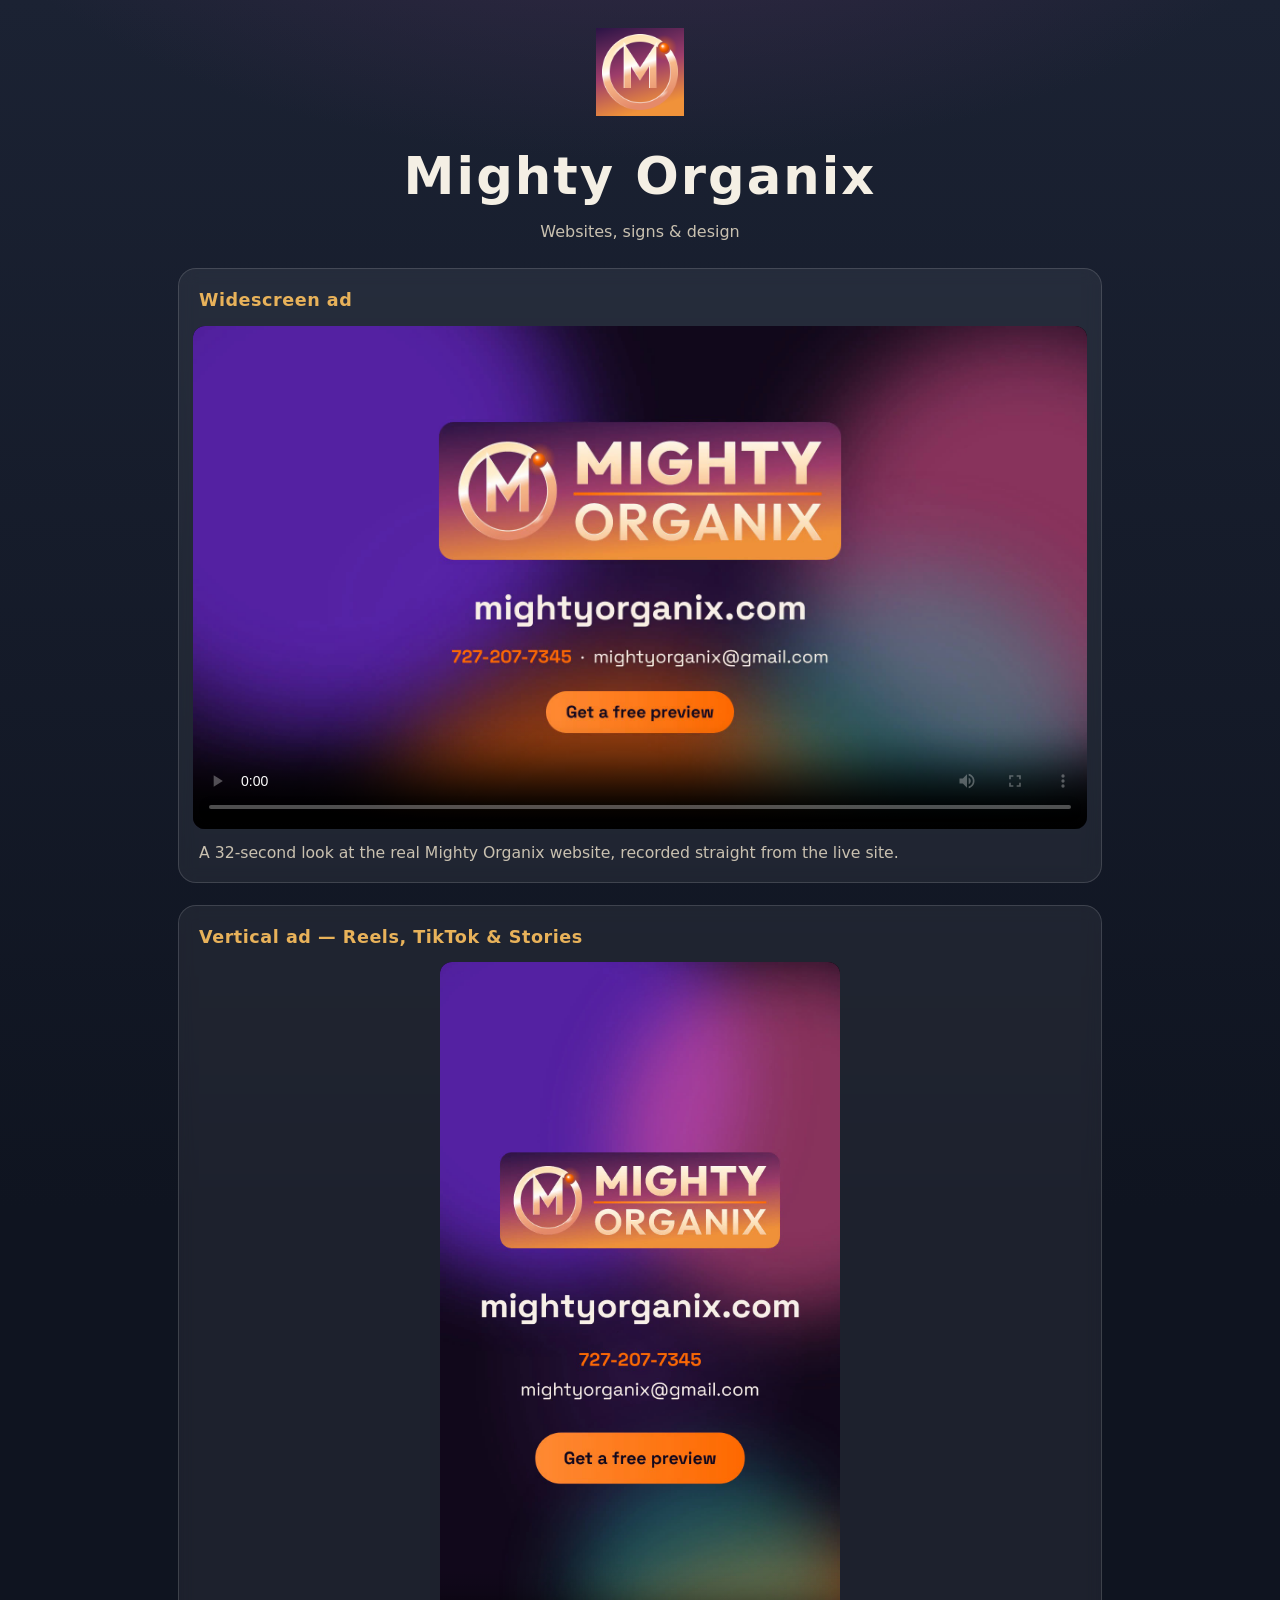
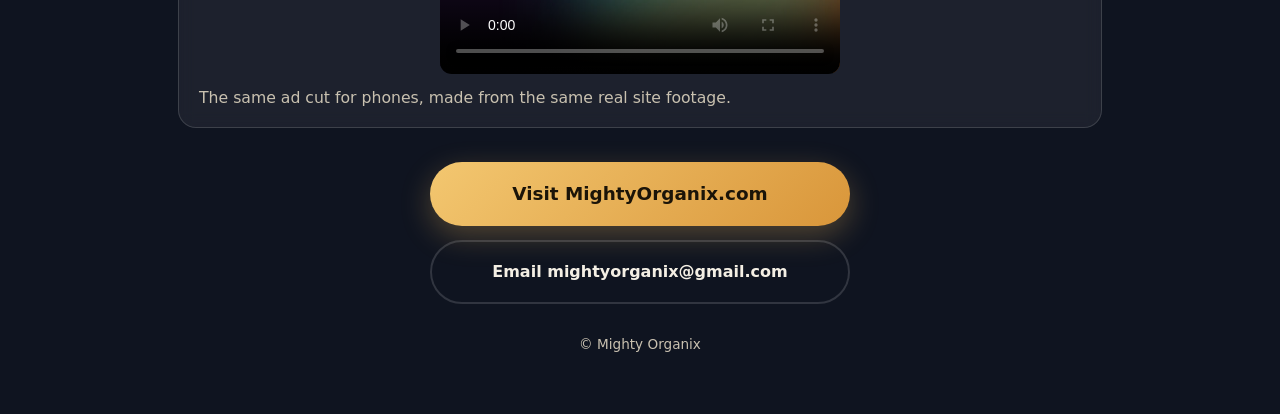
<file: ads/index.html>
<!doctype html>
<html lang="en"><head>
<meta charset="utf-8"><meta name="robots" content="noindex,nofollow"><meta name="googlebot" content="noindex,nofollow"><meta name="viewport" content="width=device-width,initial-scale=1">
<title>Mighty Organix — Ad Videos</title>
<meta name="description" content="Watch the Mighty Organix ad videos: websites, signs and design.">
<meta property="og:type" content="video.other">
<meta property="og:title" content="Mighty Organix — Ad Videos">
<meta property="og:description" content="Two short ads showing the Mighty Organix website. Tap to watch.">
<meta property="og:url" content="https://mightyorganix.com/ads/">
<meta property="og:image" content="https://mightyorganix.com/ads/poster-16x9.jpg">
<meta property="og:image:width" content="1920"><meta property="og:image:height" content="1080">
<meta property="og:video" content="https://mightyorganix.com/ads/mighty-organix-ad-16x9.mp4">
<meta property="og:video:secure_url" content="https://mightyorganix.com/ads/mighty-organix-ad-16x9.mp4">
<meta property="og:video:type" content="video/mp4">
<meta property="og:video:width" content="1920"><meta property="og:video:height" content="1080">
<meta name="twitter:card" content="summary_large_image">
<meta name="twitter:image" content="https://mightyorganix.com/ads/poster-16x9.jpg">
<link rel="icon" href="/ads/monogram.png">
<style>
:root{--bg:#0f1420;--card:rgba(255,255,255,.06);--line:rgba(255,255,255,.14);--ink:#f4efe4;--mute:#c9c1b0;--gold:#e8b25a}
*{box-sizing:border-box}body{margin:0;font-family:system-ui,-apple-system,Segoe UI,Roboto,sans-serif;color:var(--ink);
background:radial-gradient(1200px 600px at 50% -10%,#3a2a4a 0,transparent 60%),linear-gradient(#1b2233,#0f1420 60%);min-height:100vh;line-height:1.5}
main{max-width:960px;margin:0 auto;padding:28px 18px 60px}
header{text-align:center;margin-bottom:24px}header img{width:88px;height:88px}
h1{font-size:clamp(2rem,7vw,3.2rem);letter-spacing:.04em;margin:.3em 0 .1em;font-weight:800}
.sub{color:var(--mute);margin:0}
section{background:var(--card);border:1px solid var(--line);border-radius:18px;padding:14px;margin:22px 0;backdrop-filter:blur(8px)}
h2{font-size:1.1rem;margin:4px 6px 12px;color:var(--gold);letter-spacing:.03em}
video{width:100%;display:block;border-radius:12px;background:#000}
.vert video{max-width:400px;margin:0 auto}
p.note{color:var(--mute);margin:12px 6px 4px;font-size:.98rem}
.cta{text-align:center;margin-top:34px}
.btn{display:block;max-width:420px;margin:0 auto 14px;padding:18px 22px;border-radius:999px;font-weight:800;font-size:1.15rem;text-decoration:none;
background:linear-gradient(135deg,#f3c770,#d9963a);color:#1b1408;box-shadow:0 10px 30px rgba(232,178,90,.3)}
.btn.alt{background:transparent;color:var(--ink);border:2px solid var(--line);box-shadow:none;font-size:1rem}
footer{text-align:center;color:var(--mute);font-size:.85rem;margin-top:30px}
</style></head><body><main>
<header><img src="/ads/monogram.png" alt="Mighty Organix monogram"><h1>Mighty Organix</h1><p class="sub">Websites, signs &amp; design</p></header>
<section><h2>Widescreen ad</h2>
<video controls playsinline preload="metadata" poster="/ads/poster-16x9.jpg"><source src="/ads/mighty-organix-ad-16x9.mp4" type="video/mp4">Your browser can't play this video. <a href="/ads/mighty-organix-ad-16x9.mp4">Download it here.</a></video>
<p class="note">A 32-second look at the real Mighty Organix website, recorded straight from the live site.</p></section>
<section class="vert"><h2>Vertical ad — Reels, TikTok &amp; Stories</h2>
<video controls playsinline preload="metadata" poster="/ads/poster-9x16.jpg"><source src="/ads/mighty-organix-ad-9x16.mp4" type="video/mp4">Your browser can't play this video. <a href="/ads/mighty-organix-ad-9x16.mp4">Download it here.</a></video>
<p class="note">The same ad cut for phones, made from the same real site footage.</p></section>
<div class="cta"><a class="btn" href="https://mightyorganix.com/">Visit MightyOrganix.com</a>
<a class="btn alt" href="mailto:mightyorganix@gmail.com">Email mightyorganix@gmail.com</a></div>
<footer>© Mighty Organix</footer>
</main></body></html>
</file>
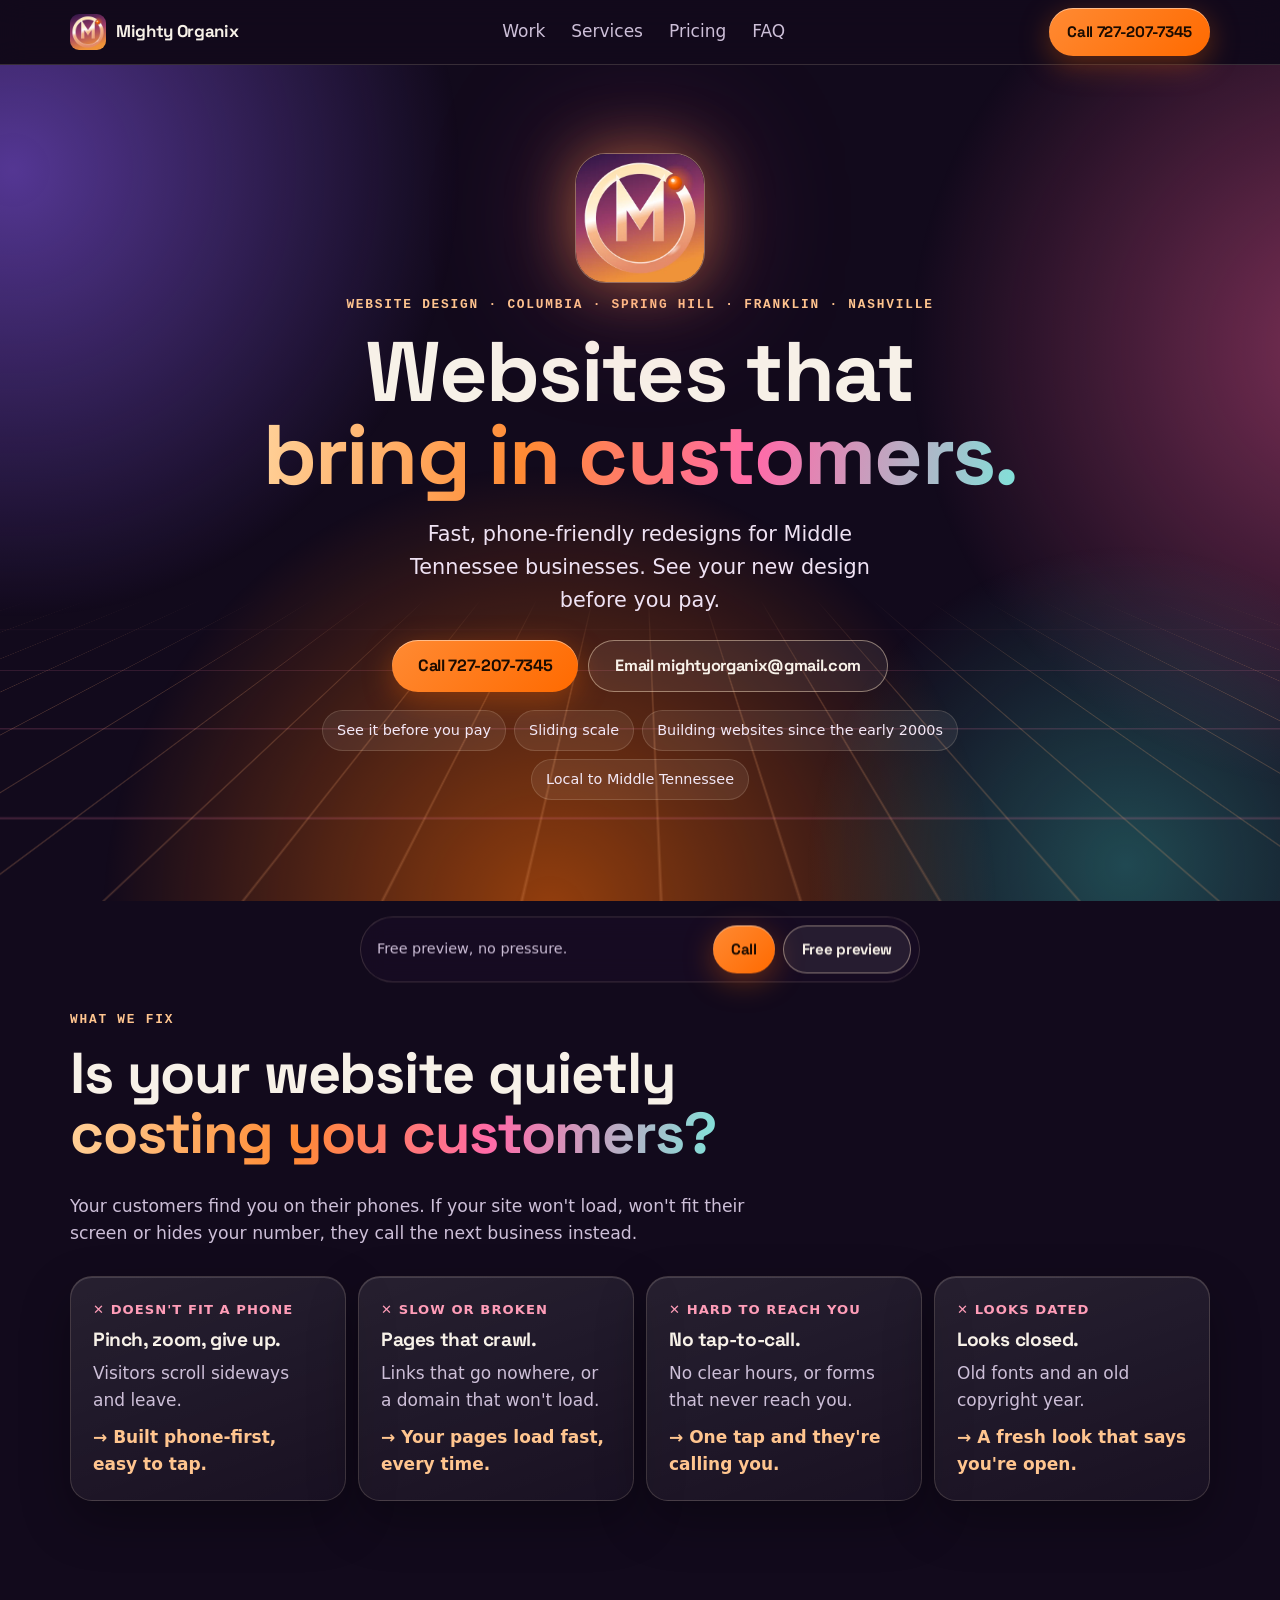
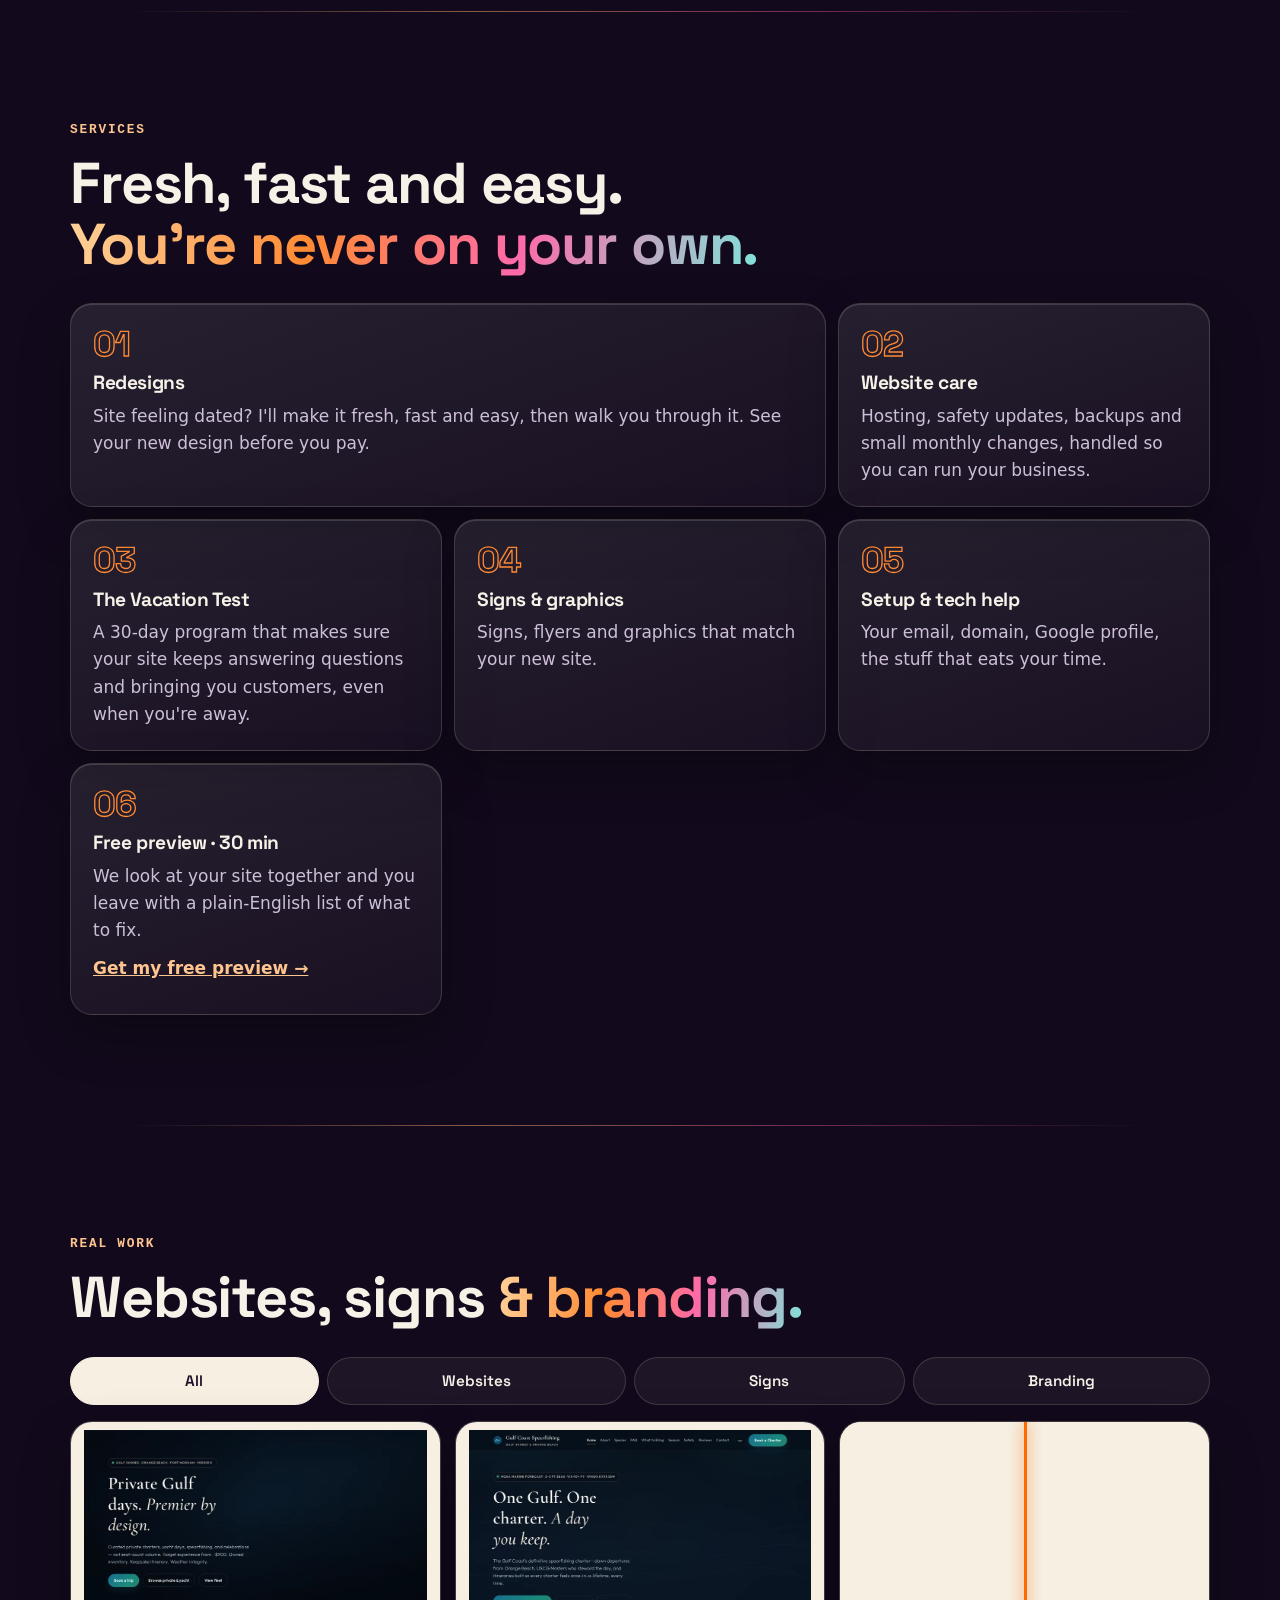
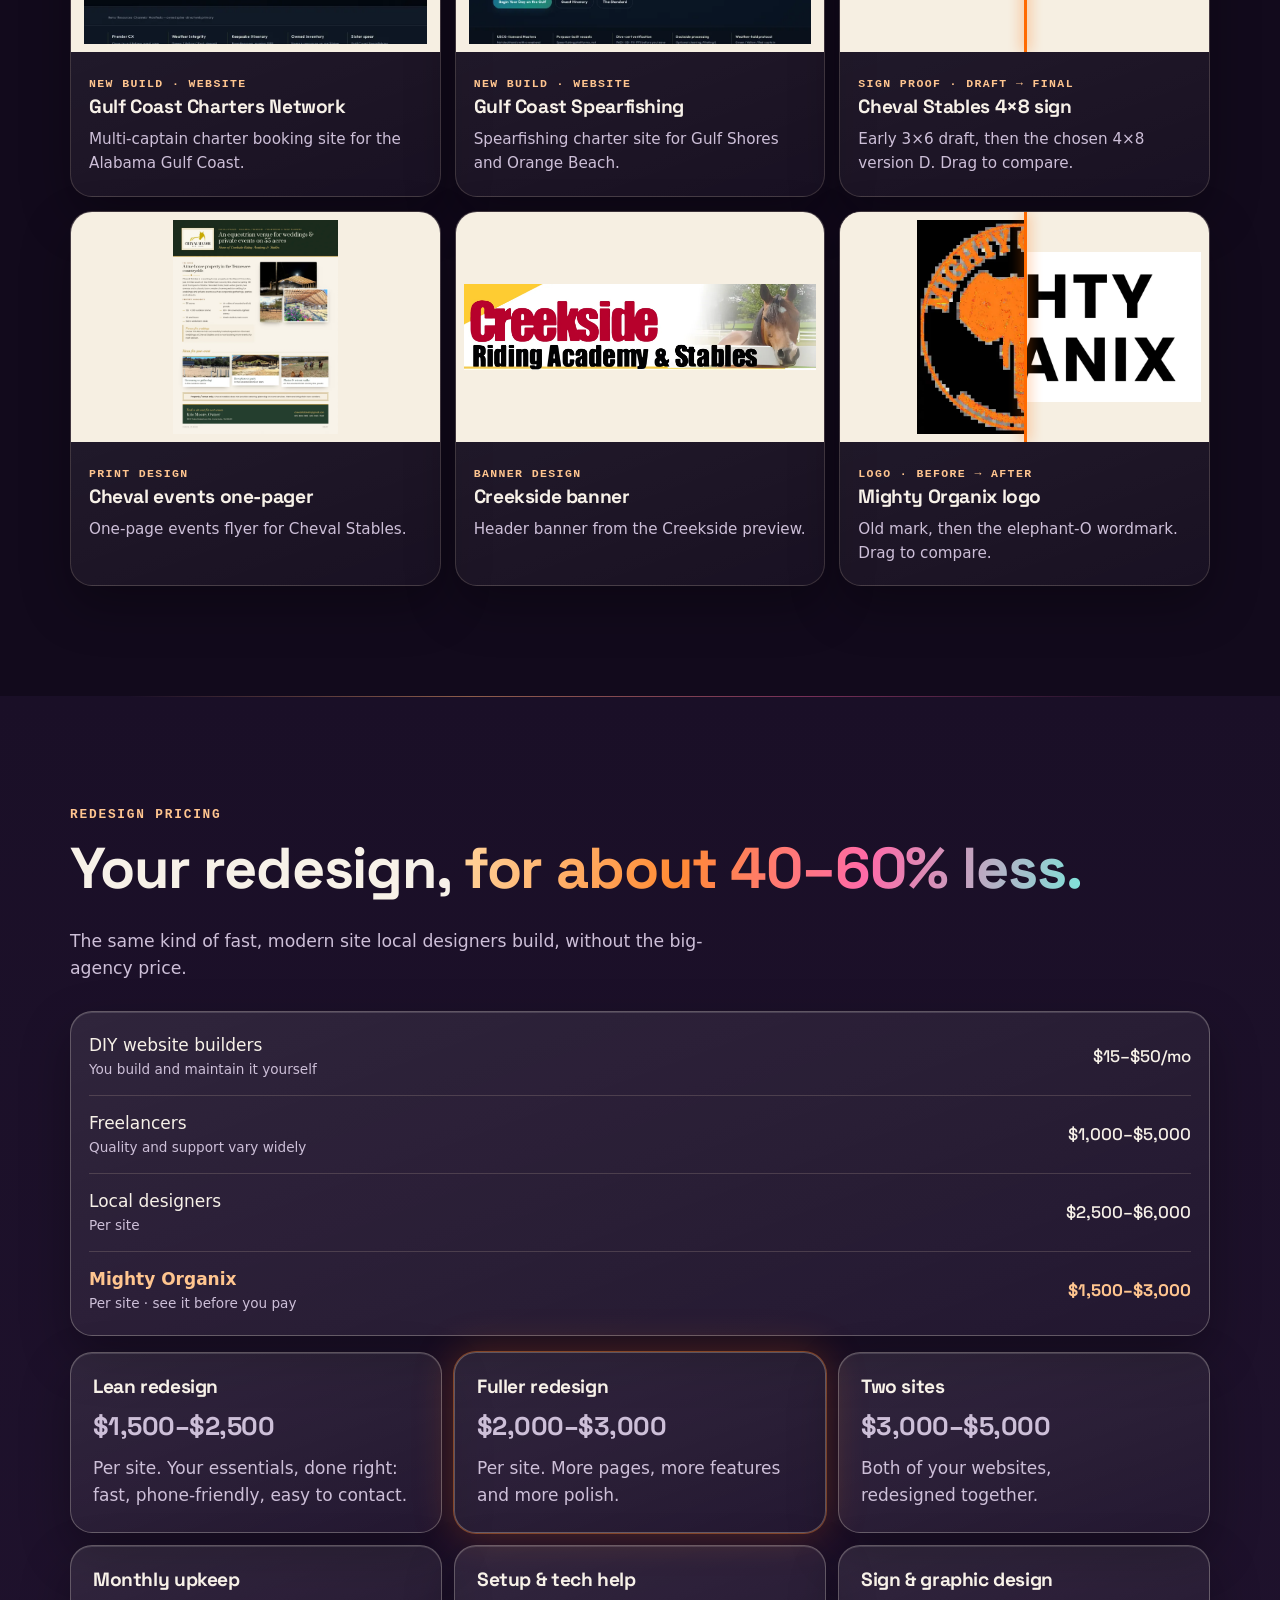
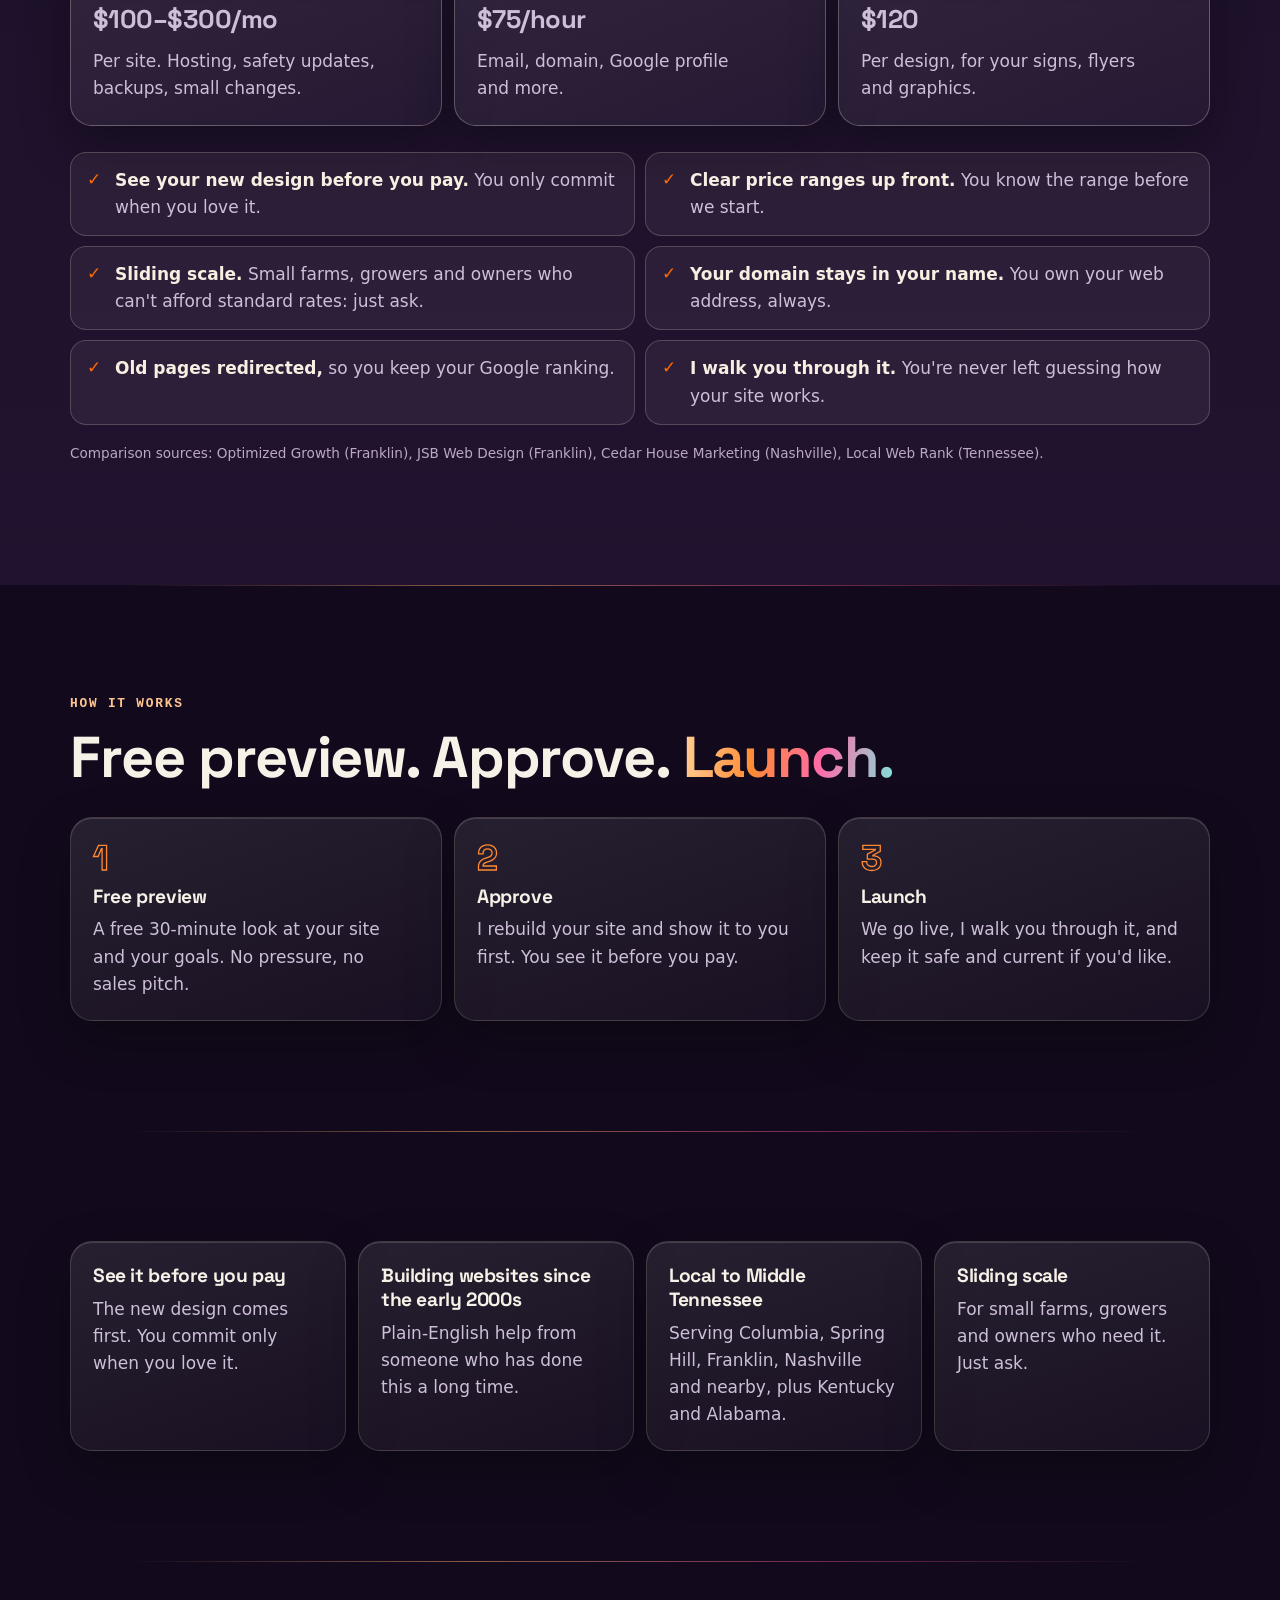
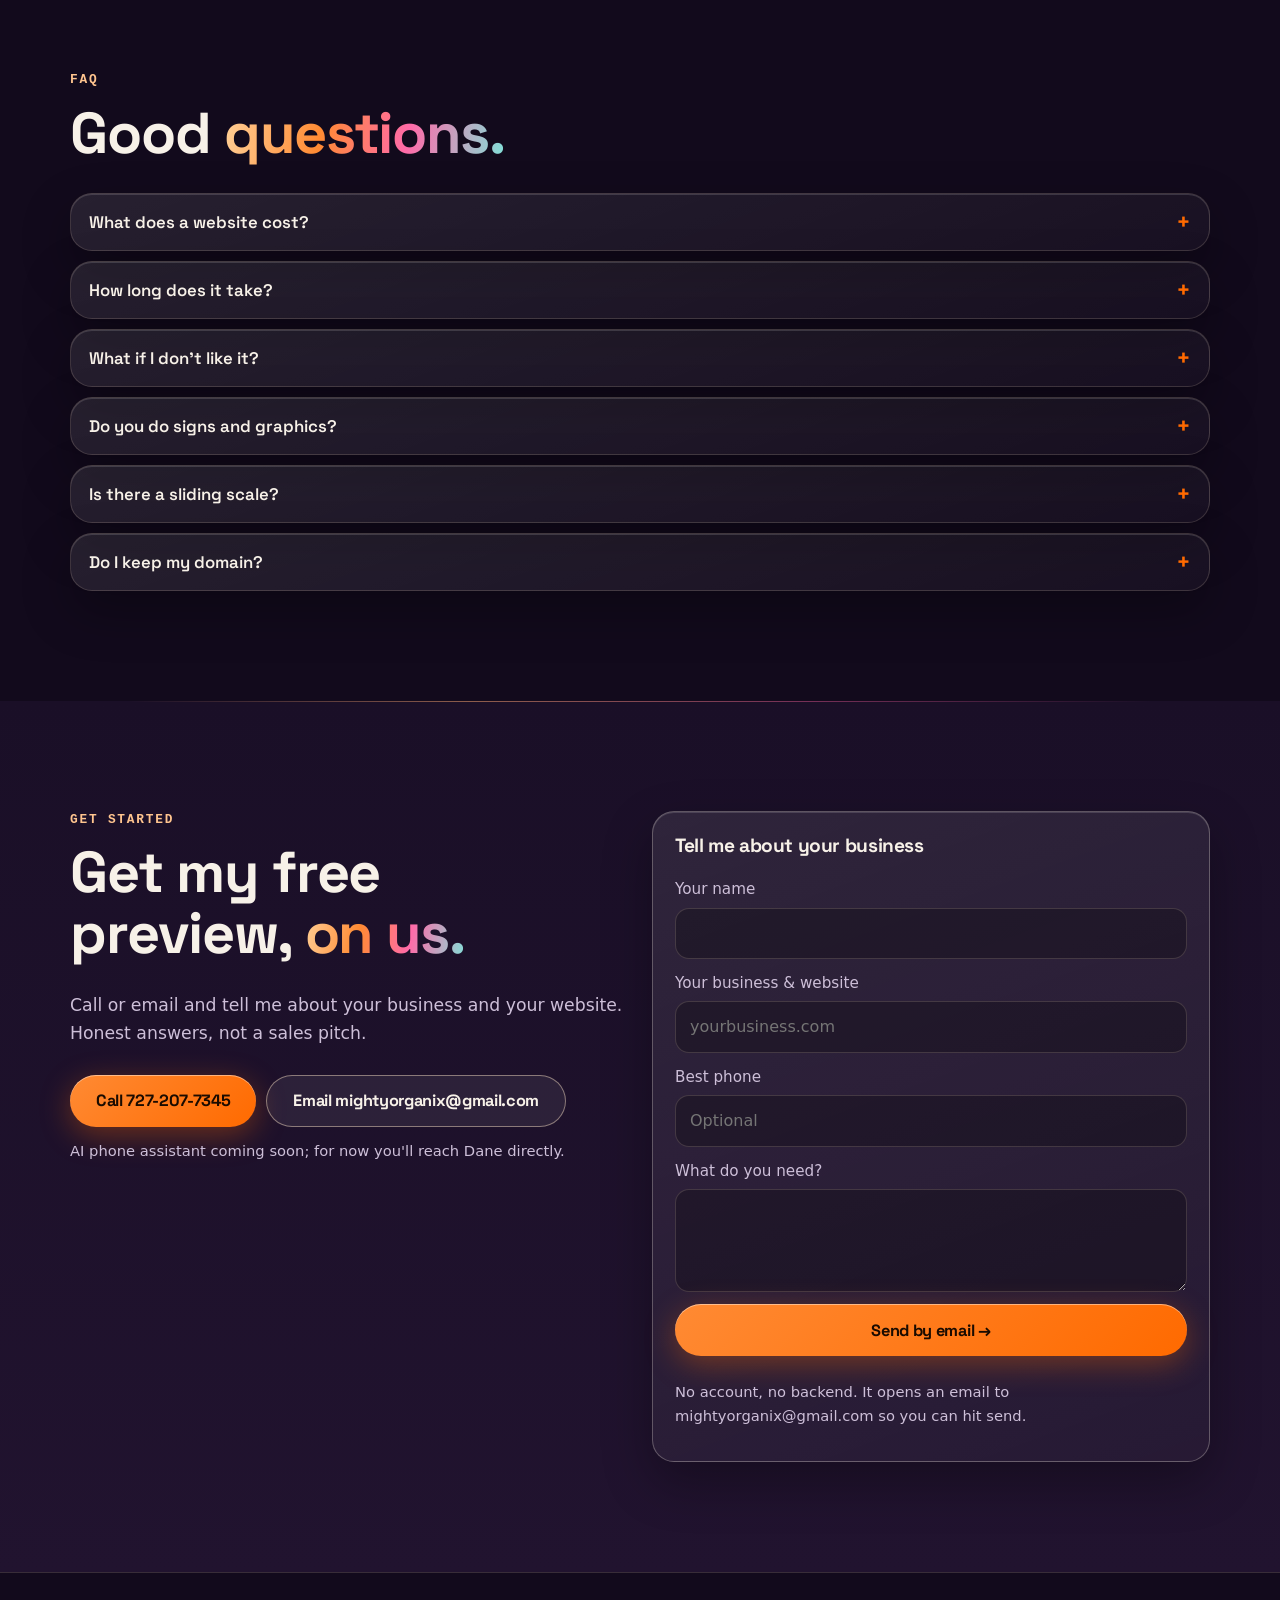
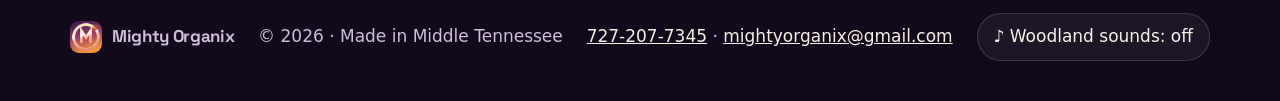
<file: backup-2026-11-01/index.html>
<!doctype html><html lang="en"><head><meta charset="utf-8"><meta name="viewport" content="width=device-width,initial-scale=1,viewport-fit=cover">
<title>Website Design in Columbia, Spring Hill, Franklin &amp; Nashville TN · Mighty Organix</title>
<meta name="description" content="Fast, phone-friendly website design and redesigns for local businesses in Columbia, Spring Hill, Franklin and Nashville, TN. See your new design before you pay. Call 727-207-7345.">
<link rel="canonical" href="https://mightyorganix.com/"><meta name="robots" content="noindex"><meta name="theme-color" content="#140a1f"><meta name="color-scheme" content="dark">
<meta property="og:type" content="website"><meta property="og:site_name" content="Mighty Organix"><meta property="og:url" content="https://mightyorganix.com/"><meta property="og:title" content="Mighty Organix · Website design for Middle Tennessee"><meta property="og:description" content="Fast, phone-friendly websites for local businesses. See it before you pay."><meta property="og:image" content="https://mightyorganix.com/assets/img/og.png"><meta property="og:image:width" content="1200"><meta property="og:image:height" content="630">
<meta name="twitter:card" content="summary_large_image"><meta name="twitter:title" content="Mighty Organix · Website design for Middle Tennessee"><meta name="twitter:description" content="Fast, phone-friendly websites for local businesses. See it before you pay."><meta name="twitter:image" content="https://mightyorganix.com/assets/img/og.png">
<link rel="icon" href="../assets/img/brand/favicon.svg" type="image/svg+xml"><link rel="icon" href="../assets/img/brand/favicon-32.png" sizes="32x32"><link rel="icon" href="../assets/img/brand/favicon-16.png" sizes="16x16"><link rel="apple-touch-icon" href="../assets/img/brand/favicon-180.png"><link rel="manifest" href="../site.webmanifest">
<link rel="preload" as="image" href="../assets/img/brand/stamp-dusk-360.webp" fetchpriority="high">
<link rel="preconnect" href="https://fonts.googleapis.com"><link rel="preconnect" href="https://fonts.gstatic.com" crossorigin><link rel="stylesheet" href="https://fonts.googleapis.com/css2?family=Space+Grotesk:wght@500;700&display=swap" media="print" onload="this.media='all'">
<script type="application/ld+json">{"@context": "https://schema.org", "@type": "ProfessionalService", "name": "Mighty Organix", "url": "https://mightyorganix.com/", "telephone": "+1-727-207-7345", "email": "mightyorganix@gmail.com", "image": "https://mightyorganix.com/assets/img/og.png", "logo": "https://mightyorganix.com/assets/img/brand/favicon-180.png", "description": "Website design and redesigns, website care, and sign and graphic design for local businesses in Middle Tennessee.", "areaServed": [{"@type": "AdministrativeArea", "name": "Middle Tennessee"}, {"@type": "City", "name": "Columbia, TN"}, {"@type": "City", "name": "Spring Hill, TN"}, {"@type": "City", "name": "Franklin, TN"}, {"@type": "City", "name": "Nashville, TN"}], "priceRange": "$$"}</script>
<!-- Analytics slot (off). Dane: create a free account, then uncomment ONE of these.
  Cloudflare Web Analytics (dash.cloudflare.com > Web Analytics > Add site, copy your token):
  <script defer src="https://static.cloudflareinsights.com/beacon.min.js" data-cf-beacon='{"token":"YOUR_TOKEN"}'></script>
  GoatCounter (goatcounter.com, pick a code):
  <script data-goatcounter="https://YOURCODE.goatcounter.com/count" async src="//gc.zgo.at/count.js"></script>
-->
<style>:root{--bg:#120a1c;--bg2:#1b1029;--cr:#f6efe2;--cr2:#e9dcc6;--o:#ff6a00;--rose:#ff5f9e;--teal:#3fd0c4;--vio:#8b5cf6;--tx:#f7f1e8;--mu:#cdbfd8;--gl:rgba(255,255,255,.06);--bd:rgba(255,230,200,.16)}
*{box-sizing:border-box}html{scroll-behavior:smooth;-webkit-text-size-adjust:100%}html,body{overflow-x:clip}
body{margin:0;background:var(--bg);color:var(--tx);font:17px/1.6 system-ui,-apple-system,"Segoe UI",Roboto,sans-serif;-webkit-font-smoothing:antialiased}
h1,h2,h3,.brand,.btn,.n,.pr{font-family:"Space Grotesk",system-ui,sans-serif;letter-spacing:-.02em}
h1{font-size:clamp(2.6rem,10.5vw,6.6rem);line-height:.98;margin:.2em 0 .25em;font-weight:700;text-wrap:balance}
h2{font-size:clamp(1.9rem,6.5vw,3.6rem);line-height:1.05;margin:0 0 .5em;font-weight:700;text-wrap:balance}
h3{font-size:1.2rem;line-height:1.25;margin:0 0 .4em}p{margin:0 0 .8em;text-wrap:pretty}a{color:inherit}
.wrap{max-width:1180px;margin:0 auto;padding:0 20px}
.vh{position:absolute;width:1px;height:1px;overflow:hidden;clip:rect(0 0 0 0)}
.skip{position:absolute;left:12px;top:-60px;z-index:100;background:var(--cr);color:#120a1c;padding:12px 18px;border-radius:12px;font-weight:700}.skip:focus{top:12px}
:focus-visible{outline:3px solid #ffb36b;outline-offset:3px;border-radius:10px}
.grad{background:linear-gradient(100deg,#ffd29a,#ff8a33 35%,#ff6aa8 65%,#7fe3da);-webkit-background-clip:text;background-clip:text;color:transparent}
.eyebrow{font:600 .8rem/1.4 ui-monospace,SFMono-Regular,Menlo,monospace;letter-spacing:.14em;text-transform:uppercase;color:#ffc58f;margin:0 0 14px}
.lead{font-size:1.08rem;color:var(--mu);max-width:62ch;margin-bottom:28px}
.btn{display:inline-flex;align-items:center;justify-content:center;min-height:52px;padding:0 26px;border-radius:999px;background:linear-gradient(135deg,#ff8a33,#ff6a00);color:#1a0b00;font-weight:700;font-size:1.02rem;text-decoration:none;border:0;cursor:pointer;box-shadow:0 8px 30px rgba(255,106,0,.35),inset 0 1px 0 rgba(255,255,255,.45);transition:transform .2s,box-shadow .2s}
.btn:hover{box-shadow:0 10px 40px rgba(255,106,0,.55),inset 0 1px 0 rgba(255,255,255,.45)}
.btn.ghost{background:rgba(255,255,255,.07);color:var(--tx);border:1.5px solid rgba(255,230,200,.45);box-shadow:none}
.btn.sm{min-height:48px;padding:0 18px;font-size:.95rem}
.glass{background:linear-gradient(160deg,rgba(255,255,255,.09),rgba(255,255,255,.03));border:1px solid var(--bd);border-radius:22px;box-shadow:inset 0 1px 0 rgba(255,255,255,.14),0 20px 50px rgba(0,0,0,.3)}
.top{position:sticky;top:0;z-index:50;background:rgba(18,10,28,.72);-webkit-backdrop-filter:blur(14px);backdrop-filter:blur(14px);border-bottom:1px solid var(--bd)}
.nav{display:flex;align-items:center;justify-content:space-between;height:64px;gap:12px}.brand{display:flex;align-items:center;gap:10px;font-weight:700;text-decoration:none}.brand img{border-radius:9px}
.top nav{display:none;gap:26px}.top nav a{text-decoration:none;color:var(--mu);padding:12px 0}.top nav a:hover{color:var(--tx)}
@media(max-width:420px){.top .brand span{display:none}}
.hero{position:relative;overflow:hidden;isolation:isolate;padding:44px 0 64px;min-height:min(92svh,860px);display:flex;align-items:center;text-align:center}
.aur{position:absolute;inset:-20%;z-index:-2}.aur i{position:absolute;width:70vmax;height:70vmax;border-radius:50%;will-change:transform}
.aur i:nth-child(1){left:-10%;top:-15%;background:radial-gradient(closest-side,rgba(139,92,246,.55),transparent)}
.aur i:nth-child(2){right:-15%;top:0;background:radial-gradient(closest-side,rgba(255,95,158,.45),transparent)}
.aur i:nth-child(3){left:20%;bottom:-25%;background:radial-gradient(closest-side,rgba(255,106,0,.55),transparent)}
.aur i:nth-child(4){right:5%;bottom:-10%;width:50vmax;height:50vmax;background:radial-gradient(closest-side,rgba(63,208,196,.32),transparent)}
.gridf{position:absolute;left:-50%;right:-50%;bottom:-6%;height:42%;z-index:-1;background:linear-gradient(90deg,rgba(255,170,110,.22) 1px,transparent 1px) 0 0/56px 56px,linear-gradient(0deg,rgba(255,120,170,.2) 1px,transparent 1px) 0 0/56px 56px;transform:perspective(380px) rotateX(62deg);transform-origin:50% 0;-webkit-mask:linear-gradient(transparent,#000 40%);mask:linear-gradient(transparent,#000 40%)}
.hin{position:relative}.mono{width:132px;height:132px;margin:0 auto 18px;border-radius:30px;overflow:hidden;box-shadow:0 0 0 1px rgba(255,230,200,.35),0 0 60px rgba(255,140,60,.55),0 0 140px rgba(255,95,158,.35);animation:rv .8s cubic-bezier(.2,.8,.2,1) both}.mono img{width:100%;height:100%;display:block}
@keyframes rv{from{opacity:0;transform:scale(.82)}}
.sub{font-size:clamp(1.05rem,2.6vw,1.3rem);color:#efe2f3;max-width:40ch;margin:0 auto 28px}
.ctas{display:flex;flex-direction:column;gap:10px;align-items:stretch;max-width:420px;margin:0 auto}
.chips{list-style:none;padding:0;margin:26px auto 0;display:flex;flex-wrap:wrap;gap:8px;justify-content:center;max-width:640px}.chips li{font-size:.9rem;padding:8px 14px;border-radius:999px;background:rgba(255,255,255,.07);border:1px solid var(--bd);color:#f3e8f6}
.stick{position:fixed;left:10px;right:10px;bottom:10px;z-index:45;display:flex;gap:8px;align-items:center;padding:8px 8px 8px 16px;border-radius:999px;background:rgba(24,12,36,.86);-webkit-backdrop-filter:blur(12px);backdrop-filter:blur(12px);border:1px solid var(--bd);transform:translateY(140%);transition:transform .35s;padding-bottom:max(8px,env(safe-area-inset-bottom))}.stick.on{transform:none}.stick span{flex:1;font-size:.9rem;color:var(--mu);white-space:nowrap;overflow:hidden;text-overflow:ellipsis}.stick .btn{min-height:48px}
@media(max-width:380px){.stick span{display:none}.stick .btn{flex:1}}
.sec{padding:64px 0;position:relative}
.cream{background:linear-gradient(180deg,#1a0f27,#21132f)}.cream .glass{border-color:rgba(246,239,226,.28)}
.bento{display:grid;gap:12px}.card{padding:22px}.card p{color:var(--mu);margin:0}.card .ok{color:#ffc58f;margin-top:10px;font-weight:600}.card .x{display:block;color:#ff9db8;font-size:.82rem;letter-spacing:.08em;text-transform:uppercase;margin-bottom:8px}
.n{display:block;font-size:2.2rem;font-weight:700;color:transparent;-webkit-text-stroke:1.3px #ff8a33;line-height:1;margin-bottom:10px}
.lnk{display:inline-flex;min-height:48px;align-items:center;color:#ffc58f;font-weight:700}
.tabs,.filt{display:flex;gap:8px;margin:0 0 16px;overflow-x:auto}.tabs button,.filt button{flex:1 0 auto;min-height:48px;padding:0 16px;border-radius:999px;border:1px solid var(--bd);background:rgba(255,255,255,.05);color:var(--tx);font:600 .95rem "Space Grotesk",system-ui;cursor:pointer}
.tabs [aria-selected=true],.filt [aria-pressed=true]{background:var(--cr);color:#1a0f27;border-color:var(--cr)}
.vid{overflow:hidden;padding:0;aspect-ratio:16/9}.vid video{width:100%;height:100%;display:block;object-fit:cover;background:#000}
.note{font-size:.92rem;color:var(--mu);margin-top:12px}.gh{margin:44px 0 14px;font-size:1.5rem}.hint{font-size:.9rem;color:var(--mu)}
.gal{display:flex;gap:14px;overflow-x:auto;scroll-snap-type:x mandatory;margin:0 -20px;padding:4px 20px 16px;scrollbar-width:none}.gal::-webkit-scrollbar{display:none}
.gc{flex:0 0 86%;scroll-snap-align:center;overflow:hidden}.gc[hidden]{display:none}.gt{padding:16px 18px 20px}.gt p{color:var(--mu);margin:0;font-size:.95rem}.lb{font:600 .72rem ui-monospace,monospace;letter-spacing:.12em;text-transform:uppercase;color:#ffc58f}
.im,.ba{position:relative;aspect-ratio:16/10;background:var(--cr);overflow:hidden}.im img,.ba img{position:absolute;inset:0;width:100%;height:100%;object-fit:contain;padding:8px}.ba .bf{background:var(--cr);clip-path:inset(0 calc(100% - var(--x)) 0 0)}.ba i{position:absolute;top:0;bottom:0;left:var(--x);width:3px;margin-left:-1px;background:var(--o);box-shadow:0 0 14px var(--o)}.ba input{position:absolute;inset:0;width:100%;height:100%;opacity:0;margin:0;cursor:ew-resize}
.cmp{padding:6px 18px;margin-bottom:16px}.cmp table{width:100%;border-collapse:collapse}.cmp th,.cmp td{padding:14px 0;border-bottom:1px solid var(--bd);text-align:left;font-weight:500}.cmp td{text-align:right;white-space:nowrap;font-family:"Space Grotesk",system-ui;font-size:1.05rem}.cmp tr:last-child th,.cmp tr:last-child td{border:0}.cmp small{display:block;color:var(--mu);font-size:.85rem;font-weight:400}.cmp .us th,.cmp .us td{color:#ffc58f;font-weight:700}
.pr{font-size:1.6rem;font-weight:700;color:var(--cr);margin:2px 0 8px!important}.hot{border-color:rgba(255,138,51,.7);box-shadow:0 0 0 1px rgba(255,138,51,.4),0 0 40px rgba(255,106,0,.25)}
.prom{list-style:none;padding:0;margin:26px 0 0;display:grid;gap:10px}.prom li{padding:14px 16px 14px 44px;border-radius:16px;background:rgba(246,239,226,.06);border:1px solid rgba(246,239,226,.2);position:relative;color:var(--mu)}.prom li:before{content:"✓";position:absolute;left:16px;top:13px;color:var(--o);font-weight:800}.prom b{color:var(--cr)}
.src{font-size:.85rem;color:#b9a9c6;margin-top:18px}
.steps{list-style:none;padding:0;margin:0;display:grid;gap:12px}
.trust{display:grid;gap:12px}
.faq{display:grid;gap:10px}.faq details{padding:0 18px}.faq summary{min-height:56px;display:flex;align-items:center;justify-content:space-between;gap:12px;font:600 1.05rem "Space Grotesk",system-ui;cursor:pointer;list-style:none}.faq summary::-webkit-details-marker{display:none}.faq summary:after{content:"+";font-size:1.5rem;color:var(--o)}.faq details[open] summary:after{content:"–"}.faq p{color:var(--mu);padding-bottom:16px;margin:0}
.ct{display:grid;gap:24px}.ct .ctas{margin:0}.form{padding:22px;display:grid;gap:12px}.form label{display:grid;gap:6px;font-size:.95rem;color:var(--mu)}.form input,.form textarea{min-height:50px;border-radius:14px;border:1px solid var(--bd);background:rgba(0,0,0,.25);color:var(--tx);padding:12px 14px;font:inherit;font-size:16px}
.foot{padding:40px 0 110px;border-top:1px solid var(--bd);color:var(--mu)}.foot .wrap{display:flex;flex-direction:column;gap:12px;align-items:flex-start}.foot a{color:var(--cr)}
#snd{min-height:48px;padding:0 16px;border-radius:999px;border:1px solid var(--bd);background:rgba(255,255,255,.05);color:var(--tx);font:inherit;cursor:pointer}
.r{opacity:0;transform:translateY(18px);transition:opacity .6s,transform .6s cubic-bezier(.2,.8,.2,1)}.r.in{opacity:1;transform:none}
@media(min-width:760px){
 .sec{padding:110px 0}.ctas{flex-direction:row;justify-content:center;max-width:none}.ct .ctas{justify-content:flex-start}
 .bento{grid-template-columns:repeat(2,1fr)}.b2{grid-template-columns:repeat(3,1fr)}.b2 .big{grid-column:span 2}.b3{grid-template-columns:repeat(3,1fr)}
 .steps{grid-template-columns:repeat(3,1fr)}.trust{grid-template-columns:repeat(4,1fr)}.ct{grid-template-columns:1fr 1fr;align-items:start}.prom{grid-template-columns:1fr 1fr}
 .gal{display:grid;grid-template-columns:repeat(3,1fr);overflow:visible;margin:0;padding:0}.gc{flex:none}.hint{display:none}
 .foot .wrap{flex-direction:row;flex-wrap:wrap;justify-content:space-between;align-items:center}.foot{padding-bottom:40px}
 .stick{left:50%;right:auto;width:min(560px,90vw);transform:translate(-50%,140%)}.stick.on{transform:translate(-50%,0)}
}
@media(min-width:900px){.top nav{display:flex}.bento{grid-template-columns:repeat(4,1fr)}.b2,.b3{grid-template-columns:repeat(3,1fr)}.mono{width:168px;height:168px}
 .aur i{animation:dr 22s ease-in-out infinite alternate}.aur i:nth-child(2){animation-duration:28s;animation-direction:alternate-reverse}.aur i:nth-child(3){animation-duration:25s}.aur i:nth-child(4){animation-duration:31s}
 .gridf{animation:gm 5s linear infinite}.card{transition:transform .3s,border-color .3s}.card:hover{transform:translateY(-4px);border-color:rgba(255,170,110,.5)}}
@keyframes dr{to{transform:translate(8vmax,6vmax) scale(1.12)}}@keyframes gm{to{background-position:0 56px,0 56px}}
@media(prefers-reduced-motion:reduce){*,*:before,*:after{animation:none!important;transition:none!important}.r{opacity:1;transform:none}html{scroll-behavior:auto}}
@media print{.top,.stick,.aur,.gridf,#snd,.tabs,.filt,.hint,video,.skip{display:none!important}body{background:#fff;color:#000;font-size:12pt}.glass,.cream{background:none!important;box-shadow:none!important;border:1px solid #ccc}.grad{color:#c04a00;background:none}.card p,.lead,.note,.sub,.gt p,.prom li{color:#222}.sec{padding:16pt 0}.gal{display:block}.gc{break-inside:avoid;margin-bottom:10pt}a[href^="tel"]:after,a[href^="mailto"]:after{content:" (" attr(href) ")"}}
@media(max-width:759px){#fix .bento,.b3{display:flex;overflow-x:auto;scroll-snap-type:x mandatory;margin:0 -20px;padding:4px 20px 16px;scrollbar-width:none}#fix .bento::-webkit-scrollbar,.b3::-webkit-scrollbar{display:none}#fix .card,.b3 .card{flex:0 0 80%;scroll-snap-align:center}.b2{grid-template-columns:1fr 1fr}.b2 .card{padding:18px}.b2 .big,.b2 .card:last-child{grid-column:span 2}.b2 h3{font-size:1.05rem}.b2 .card p{font-size:.95rem}.trust{grid-template-columns:1fr 1fr}.trust .card{padding:18px}.trust h3{font-size:1rem}.trust p{font-size:.92rem}.eyebrow.hide-m{display:none}h1{font-size:clamp(2.7rem,12.5vw,4rem)}}
.sec:before{content:"";position:absolute;left:10%;right:10%;top:0;height:1px;background:linear-gradient(90deg,transparent,rgba(255,170,110,.5),rgba(255,95,158,.4),transparent)}.hero+.stick+.sec:before{display:none}
.foot a{display:inline-flex;min-height:48px;align-items:center}.brand{min-height:48px}
.swipe{display:none;font-size:.9rem;color:var(--mu);margin:0 0 8px}@media(max-width:759px){.swipe{display:block}}
@media(min-width:900px){.hero{min-height:calc(100svh - 64px);padding:28px 0 40px}.mono{width:128px;height:128px;margin-bottom:14px}h1{font-size:clamp(3.4rem,6.6vw,6rem)}.sub{margin-bottom:22px}.chips{margin-top:18px}}
</style></head><body>
<a class="skip" href="#main">Skip to content</a>
<header class="top"><div class="wrap nav"><a class="brand" href="#main" aria-label="Mighty Organix home"><img src="../assets/img/brand/stamp-dusk-360.webp" alt="" width="36" height="36"><span>Mighty Organix</span></a><nav aria-label="Main"><a href="#work">Work</a><a href="#services">Services</a><a href="#pricing">Pricing</a><a href="#faq">FAQ</a></nav><a class="btn sm" href="tel:+17272077345">Call 727-207-7345</a></div></header>
<main id="main">
<section class="hero" aria-labelledby="h1"><div class="aur" aria-hidden="true"><i></i><i></i><i></i><i></i></div><div class="gridf" aria-hidden="true"></div>
<div class="wrap hin"><div class="mono"><img src="../assets/img/brand/stamp-dusk-360.webp" alt="Mighty Organix monogram" width="180" height="180" fetchpriority="high"></div>
<p class="eyebrow">Website design · Columbia · Spring Hill · Franklin · Nashville</p>
<h1 id="h1">Websites that <span class="grad">bring in customers.</span></h1>
<p class="sub">Fast, phone-friendly redesigns for Middle Tennessee businesses. See your new design before you pay.</p>
<div class="ctas"><a class="btn mag" href="tel:+17272077345">Call 727-207-7345</a><a class="btn ghost mag" href="mailto:mightyorganix@gmail.com?subject=Free%20preview%20request">Email mightyorganix@gmail.com</a></div>
<ul class="chips" aria-label="Promises"><li>See it before you pay</li><li>Sliding scale</li><li>Building websites since the early 2000s</li><li>Local to Middle Tennessee</li></ul></div></section>
<div class="stick" id="stick" aria-hidden="true"><span>Free preview, no pressure.</span><a class="btn sm" href="tel:+17272077345" tabindex="-1">Call</a><a class="btn sm ghost" href="#contact" tabindex="-1">Free preview</a></div>
<section id="fix" class="sec"><div class="wrap"><p class="eyebrow">What we fix</p><h2>Is your website quietly <span class="grad">costing you customers?</span></h2><p class="lead">Your customers find you on their phones. If your site won't load, won't fit their screen or hides your number, they call the next business instead.</p>
<p class="swipe">Swipe →</p><div class="bento"><div class="glass card"><b class="x">✕ Doesn't fit a phone</b><h3>Pinch, zoom, give up.</h3><p>Visitors scroll sideways and leave.</p><p class="ok">→ Built phone-first, easy to tap.</p></div><div class="glass card"><b class="x">✕ Slow or broken</b><h3>Pages that crawl.</h3><p>Links that go nowhere, or a domain that won't load.</p><p class="ok">→ Your pages load fast, every time.</p></div><div class="glass card"><b class="x">✕ Hard to reach you</b><h3>No tap-to-call.</h3><p>No clear hours, or forms that never reach you.</p><p class="ok">→ One tap and they're calling you.</p></div><div class="glass card"><b class="x">✕ Looks dated</b><h3>Looks closed.</h3><p>Old fonts and an old copyright year.</p><p class="ok">→ A fresh look that says you're open.</p></div></div></div></section>
<section id="services" class="sec"><div class="wrap"><p class="eyebrow">Services</p><h2>Fresh, fast and easy. <span class="grad">You're never on your own.</span></h2>
<div class="bento b2"><div class="glass card big"><span class="n">01</span><h3>Redesigns</h3><p>Site feeling dated? I'll make it fresh, fast and easy, then walk you through it. See your new design before you pay.</p></div><div class="glass card"><span class="n">02</span><h3>Website care</h3><p>Hosting, safety updates, backups and small monthly changes, handled so you can run your business.</p></div><div class="glass card"><span class="n">03</span><h3>The Vacation Test</h3><p>A 30-day program that makes sure your site keeps answering questions and bringing you customers, even when you're away.</p></div><div class="glass card"><span class="n">04</span><h3>Signs &amp; graphics</h3><p>Signs, flyers and graphics that match your new site.</p></div><div class="glass card"><span class="n">05</span><h3>Setup &amp; tech help</h3><p>Your email, domain, Google profile, the stuff that eats your time.</p></div><div class="glass card"><span class="n">06</span><h3>Free preview · 30 min</h3><p>We look at your site together and you leave with a plain-English list of what to fix.</p><a class="lnk" href="#contact">Get my free preview →</a></div></div></div></section>
<section id="work" class="sec"><div class="wrap"><p class="eyebrow">Real work</p><h2>Websites, signs <span class="grad">&amp; branding.</span></h2><div class="filt" role="group" aria-label="Filter work"><button type="button" aria-pressed="true" data-f="all">All</button><button type="button" aria-pressed="false" data-f="web">Websites</button><button type="button" aria-pressed="false" data-f="sign">Signs</button><button type="button" aria-pressed="false" data-f="brand">Branding</button></div><p class="hint">Swipe to see more →</p>
<div class="gal" id="gal"><article class="gc glass" data-c="web"><div class="im"><img src="../assets/img/work/gccn-site.webp" alt="Gulf Coast Charters Network" width="900" height="563" loading="lazy" decoding="async"></div><div class="gt"><span class="lb">New build · website</span><h3>Gulf Coast Charters Network</h3><p>Multi-captain charter booking site for the Alabama Gulf Coast.</p></div></article><article class="gc glass" data-c="web"><div class="im"><img src="../assets/img/work/spear-site.webp" alt="Gulf Coast Spearfishing" width="900" height="563" loading="lazy" decoding="async"></div><div class="gt"><span class="lb">New build · website</span><h3>Gulf Coast Spearfishing</h3><p>Spearfishing charter site for Gulf Shores and Orange Beach.</p></div></article><article class="gc glass" data-c="sign"><div class="ba" style="--x:50%"><img src="../assets/img/work/cheval-sign-final.webp" alt="Cheval Stables 4×8 sign, after" width="1200" height="600" loading="lazy" decoding="async"><img class="bf" src="../assets/img/work/cheval-sign-draft.webp" alt="Cheval Stables 4×8 sign, before" width="1200" height="600" loading="lazy" decoding="async"><i aria-hidden="true"></i><input type="range" min="0" max="100" value="50" aria-label="Compare before and after: Cheval Stables 4×8 sign"></div><div class="gt"><span class="lb">Sign proof · draft → final</span><h3>Cheval Stables 4×8 sign</h3><p>Early 3×6 draft, then the chosen 4×8 version D. Drag to compare.</p></div></article><article class="gc glass" data-c="sign"><div class="im"><img src="../assets/img/work/cheval-events.webp" alt="Cheval events one-pager" width="900" height="1165" loading="lazy" decoding="async"></div><div class="gt"><span class="lb">Print design</span><h3>Cheval events one-pager</h3><p>One-page events flyer for Cheval Stables.</p></div></article><article class="gc glass" data-c="brand"><div class="im"><img src="../assets/img/work/creekside-banner.webp" alt="Creekside banner" width="1400" height="340" loading="lazy" decoding="async"></div><div class="gt"><span class="lb">Banner design</span><h3>Creekside banner</h3><p>Header banner from the Creekside preview.</p></div></article><article class="gc glass" data-c="brand"><div class="ba" style="--x:50%"><img src="../assets/img/work/mo-logo-new.webp" alt="Mighty Organix logo, after" width="1000" height="424" loading="lazy" decoding="async"><img class="bf" src="../assets/img/work/mo-logo-old.webp" alt="Mighty Organix logo, before" width="1000" height="424" loading="lazy" decoding="async"><i aria-hidden="true"></i><input type="range" min="0" max="100" value="50" aria-label="Compare before and after: Mighty Organix logo"></div><div class="gt"><span class="lb">Logo · before → after</span><h3>Mighty Organix logo</h3><p>Old mark, then the elephant-O wordmark. Drag to compare.</p></div></article></div></div></section>
<section id="pricing" class="sec cream"><div class="wrap"><p class="eyebrow">Redesign pricing</p><h2>Your redesign, <span class="grad">for about 40–60% less.</span></h2><p class="lead">The same kind of fast, modern site local designers build, without the big-agency price.</p>
<div class="cmp glass"><table><caption class="vh">Typical website prices compared</caption><tr><th scope="row">DIY website builders<small>You build and maintain it yourself</small></th><td>$15–$50/mo</td></tr><tr><th scope="row">Freelancers<small>Quality and support vary widely</small></th><td>$1,000–$5,000</td></tr><tr><th scope="row">Local designers<small>Per site</small></th><td>$2,500–$6,000</td></tr><tr class="us"><th scope="row">Mighty Organix<small>Per site · see it before you pay</small></th><td>$1,500–$3,000</td></tr></table></div>
<p class="swipe">Swipe to see all six →</p><div class="bento b3"><div class="glass card"><h3>Lean redesign</h3><p class="pr">$1,500–$2,500</p><p>Per site. Your essentials, done right: fast, phone-friendly, easy to contact.</p></div><div class="glass card hot"><h3>Fuller redesign</h3><p class="pr">$2,000–$3,000</p><p>Per site. More pages, more features and more polish.</p></div><div class="glass card"><h3>Two sites</h3><p class="pr">$3,000–$5,000</p><p>Both of your websites, redesigned together.</p></div><div class="glass card"><h3>Monthly upkeep</h3><p class="pr">$100–$300/mo</p><p>Per site. Hosting, safety updates, backups, small changes.</p></div><div class="glass card"><h3>Setup &amp; tech help</h3><p class="pr">$75/hour</p><p>Email, domain, Google profile and more.</p></div><div class="glass card"><h3>Sign &amp; graphic design</h3><p class="pr">$120</p><p>Per design, for your signs, flyers and graphics.</p></div></div>
<ul class="prom"><li><b>See your new design before you pay.</b> You only commit when you love it.</li><li><b>Clear price ranges up front.</b> You know the range before we start.</li><li><b>Sliding scale.</b> Small farms, growers and owners who can't afford standard rates: just ask.</li><li><b>Your domain stays in your name.</b> You own your web address, always.</li><li><b>Old pages redirected,</b> so you keep your Google ranking.</li><li><b>I walk you through it.</b> You're never left guessing how your site works.</li></ul>
<p class="src">Comparison sources: Optimized Growth (Franklin), JSB Web Design (Franklin), Cedar House Marketing (Nashville), Local Web Rank (Tennessee).</p></div></section>
<section id="how" class="sec"><div class="wrap"><p class="eyebrow">How it works</p><h2>Free preview. Approve. <span class="grad">Launch.</span></h2><ol class="steps"><li class="glass card"><span class="n">1</span><h3>Free preview</h3><p>A free 30-minute look at your site and your goals. No pressure, no sales pitch.</p></li><li class="glass card"><span class="n">2</span><h3>Approve</h3><p>I rebuild your site and show it to you first. You see it before you pay.</p></li><li class="glass card"><span class="n">3</span><h3>Launch</h3><p>We go live, I walk you through it, and keep it safe and current if you'd like.</p></li></ol></div></section>
<section id="trust" class="sec"><div class="wrap trust"><div class="glass card"><h3>See it before you pay</h3><p>The new design comes first. You commit only when you love it.</p></div><div class="glass card"><h3>Building websites since the early 2000s</h3><p>Plain-English help from someone who has done this a long time.</p></div><div class="glass card"><h3>Local to Middle Tennessee</h3><p>Serving Columbia, Spring Hill, Franklin, Nashville and nearby, plus Kentucky and Alabama.</p></div><div class="glass card"><h3>Sliding scale</h3><p>For small farms, growers and owners who need it. Just ask.</p></div></div>
<!-- Testimonials: hidden until real, permission-given quotes exist. Remove the hidden attribute and fill in. -->
<div class="wrap tst" hidden><h2>What clients say</h2><figure class="glass card"><blockquote>REAL QUOTE HERE</blockquote><figcaption>Name, Business, Town</figcaption></figure></div></section>
<section id="faq" class="sec"><div class="wrap"><p class="eyebrow">FAQ</p><h2>Good <span class="grad">questions.</span></h2><div class="faq"><details class="glass"><summary>What does a website cost?</summary><p>Most redesigns land between $1,500 and $3,000 per site. A lean redesign is $1,500–$2,500, a fuller one $2,000–$3,000, and two sites together $3,000–$5,000. You'll know the range before we start.</p></details><details class="glass"><summary>How long does it take?</summary><p>It depends on the size of the site and how quickly we can trade notes. We'll set a realistic timeline together on the free preview call, before you commit to anything.</p></details><details class="glass"><summary>What if I don't like it?</summary><p>You see your new design before you pay. If it isn't right, we change it, and you only commit when you love it.</p></details><details class="glass"><summary>Do you do signs and graphics?</summary><p>Yes. Sign and graphic design is $120 per design, for signs, flyers and other graphics. You can see real sign work in the gallery.</p></details><details class="glass"><summary>Is there a sliding scale?</summary><p>Yes. Small farms, growers and owners who can't afford standard rates: just ask.</p></details><details class="glass"><summary>Do I keep my domain?</summary><p>Always. Your web address stays in your name, and old pages are redirected so you keep your Google ranking.</p></details></div></div></section>
<section id="contact" class="sec cream"><div class="wrap ct"><div><p class="eyebrow">Get started</p><h2>Get my free preview, <span class="grad">on us.</span></h2><p class="lead">Call or email and tell me about your business and your website. Honest answers, not a sales pitch.</p><div class="ctas"><a class="btn mag" href="tel:+17272077345">Call 727-207-7345</a><a class="btn ghost mag" href="mailto:mightyorganix@gmail.com?subject=Free%20preview%20request">Email mightyorganix@gmail.com</a></div><p class="note">AI phone assistant coming soon; for now you'll reach Dane directly.</p></div>
<form class="glass form" id="qf" novalidate><h3>Tell me about your business</h3><label>Your name<input name="n" autocomplete="name" required></label><label>Your business &amp; website<input name="u" autocomplete="url" placeholder="yourbusiness.com"></label><label>Best phone<input name="t" type="tel" autocomplete="tel" placeholder="Optional"></label><label>What do you need?<textarea name="m" rows="3"></textarea></label><button class="btn" type="submit">Send by email →</button><p class="note">No account, no backend. It opens an email to mightyorganix@gmail.com so you can hit send.</p></form></div></section>
</main>
<footer class="foot"><div class="wrap"><span class="brand"><img src="../assets/img/brand/stamp-dusk-360.webp" alt="" width="32" height="32" loading="lazy"><b>Mighty Organix</b></span><span>© 2026 · Made in Middle Tennessee</span><span><a href="tel:+17272077345">727-207-7345</a> · <a href="mailto:mightyorganix@gmail.com">mightyorganix@gmail.com</a></span><button id="snd" type="button" aria-pressed="false">♪ Woodland sounds: off</button></div></footer>
<audio id="calm" src="../assets/audio/woodland.mp3" loop preload="none"></audio>
<script>(function(){var d=document,rm=matchMedia('(prefers-reduced-motion: reduce)').matches;
if('IntersectionObserver'in window&&!rm){var io=new IntersectionObserver(function(es){es.forEach(function(e){if(e.isIntersecting){e.target.classList.add('in');io.unobserve(e.target)}})},{rootMargin:'0px 0px -8% 0px'});d.querySelectorAll('.sec .card,.sec h2,.gc,.cmp,.faq details').forEach(function(el){if(el.getBoundingClientRect().top>innerHeight){el.classList.add('r');io.observe(el)}})}
var st=d.getElementById('stick'),h=d.querySelector('.hero'),ct=d.getElementById('contact');if(st&&'IntersectionObserver'in window){var hv=1,cv=0;function up(){var on=!hv&&!cv;st.classList.toggle('on',on);st.setAttribute('aria-hidden',!on);st.querySelectorAll('a').forEach(function(a){a.tabIndex=on?0:-1})}new IntersectionObserver(function(e){hv=e[0].isIntersecting;up()}).observe(h);new IntersectionObserver(function(e){cv=e[0].isIntersecting;up()}).observe(ct)}
var fb=d.querySelectorAll('.filt button');fb.forEach(function(b){b.addEventListener('click',function(){fb.forEach(function(x){x.setAttribute('aria-pressed',x===b)});d.querySelectorAll('.gc').forEach(function(c){c.hidden=!(b.dataset.f=='all'||c.dataset.c==b.dataset.f)})})});
d.querySelectorAll('.ba').forEach(function(a){var r=a.querySelector('input');r.addEventListener('input',function(){a.style.setProperty('--x',r.value+'%')})});
var f=d.getElementById('qf');f&&f.addEventListener('submit',function(e){e.preventDefault();var g=function(n){return(f.elements[n].value||'').trim()};if(!g('n')){f.elements.n.focus();return}var body='Name: '+g('n')+'\nBusiness/website: '+g('u')+'\nPhone: '+g('t')+'\n\n'+g('m');location.href='mailto:mightyorganix@gmail.com?subject='+encodeURIComponent('Free preview request: '+g('n'))+'&body='+encodeURIComponent(body)});
var a=d.getElementById('calm'),s=d.getElementById('snd');function set(on){s.setAttribute('aria-pressed',on);s.textContent='♪ Woodland sounds: '+(on?'on':'off')}s.addEventListener('click',function(){var on=s.getAttribute('aria-pressed')!=='true';try{localStorage.setItem('moCalm',on?'on':'off')}catch(e){}if(on){a.volume=.15;a.play().then(function(){set(true)}).catch(function(){set(false)})}else{a.pause();set(false)}});
if(matchMedia('(hover:hover) and (pointer:fine)').matches&&!rm){d.querySelectorAll('.mag').forEach(function(b){b.addEventListener('mousemove',function(e){var r=b.getBoundingClientRect();b.style.transform='translate('+((e.clientX-r.left-r.width/2)*.18)+'px,'+((e.clientY-r.top-r.height/2)*.25)+'px)'});b.addEventListener('mouseleave',function(){b.style.transform=''})})}
})();
</script></body></html>
</file>
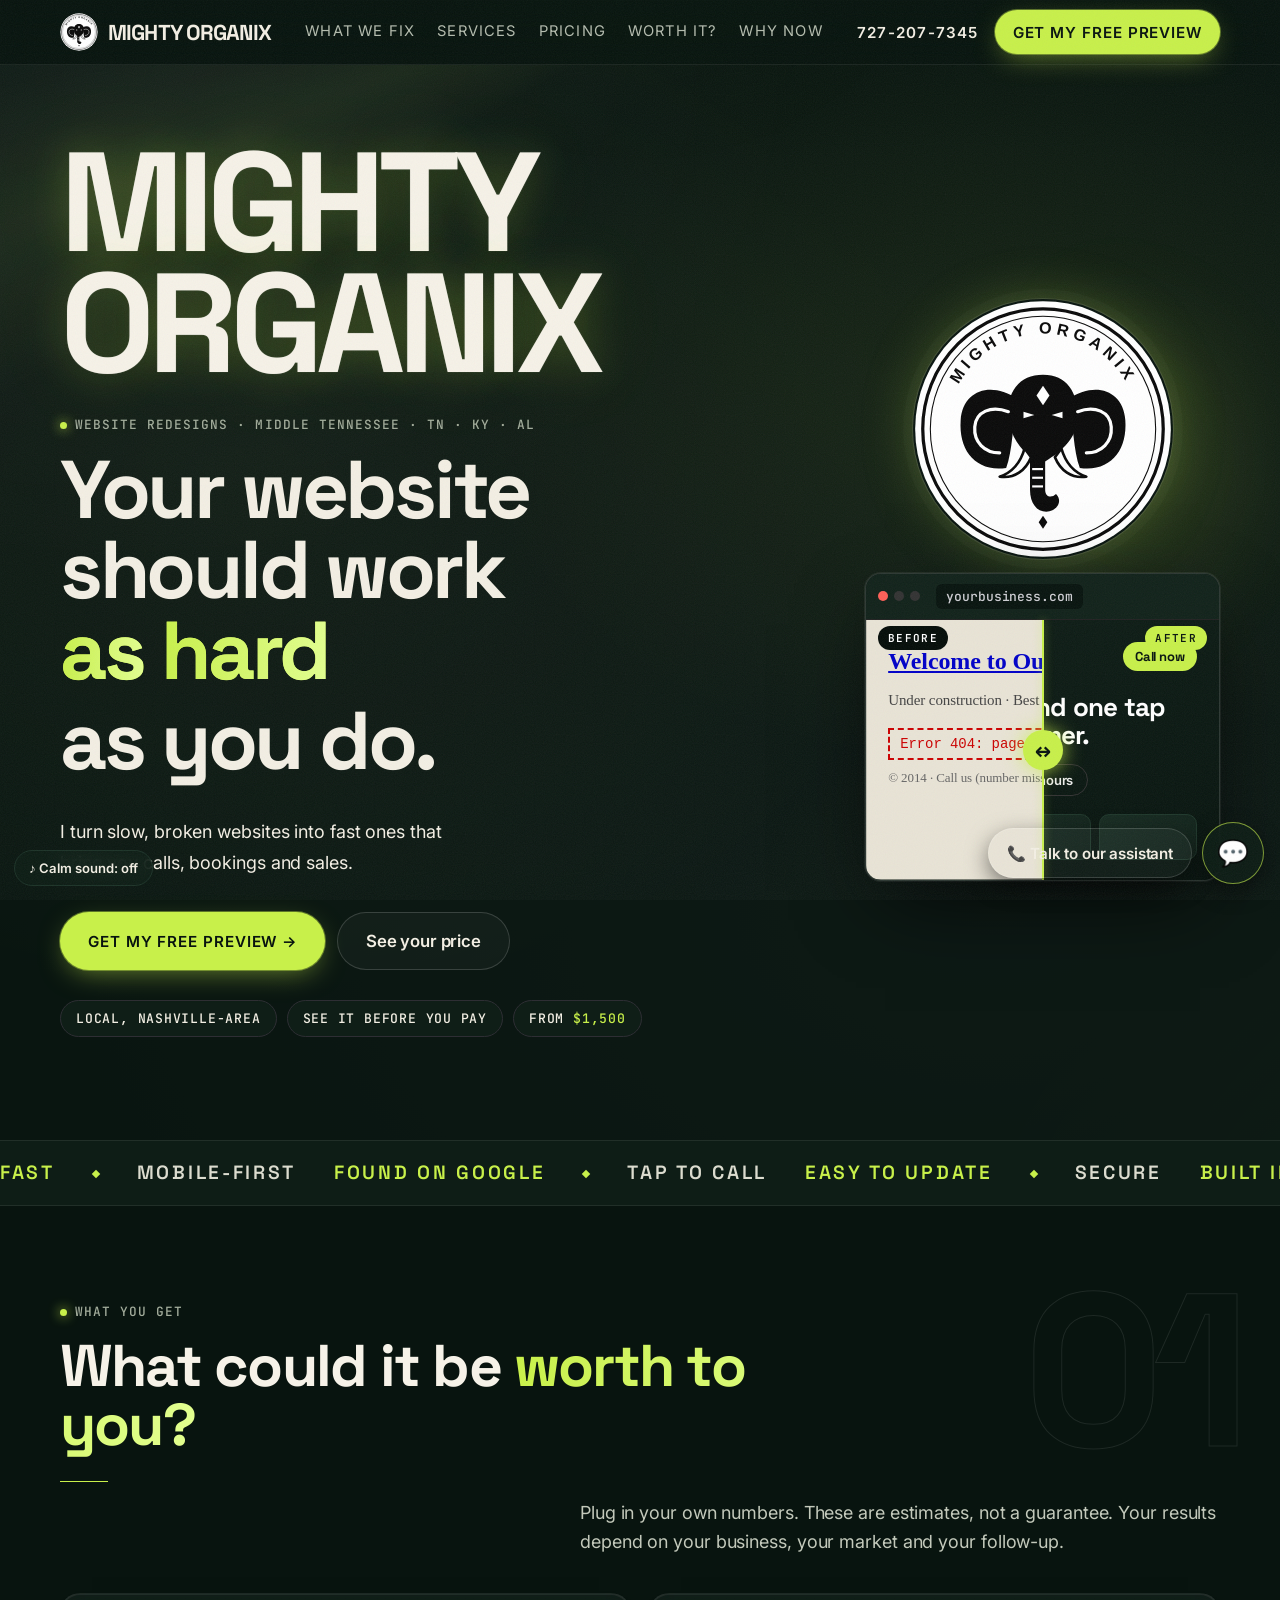
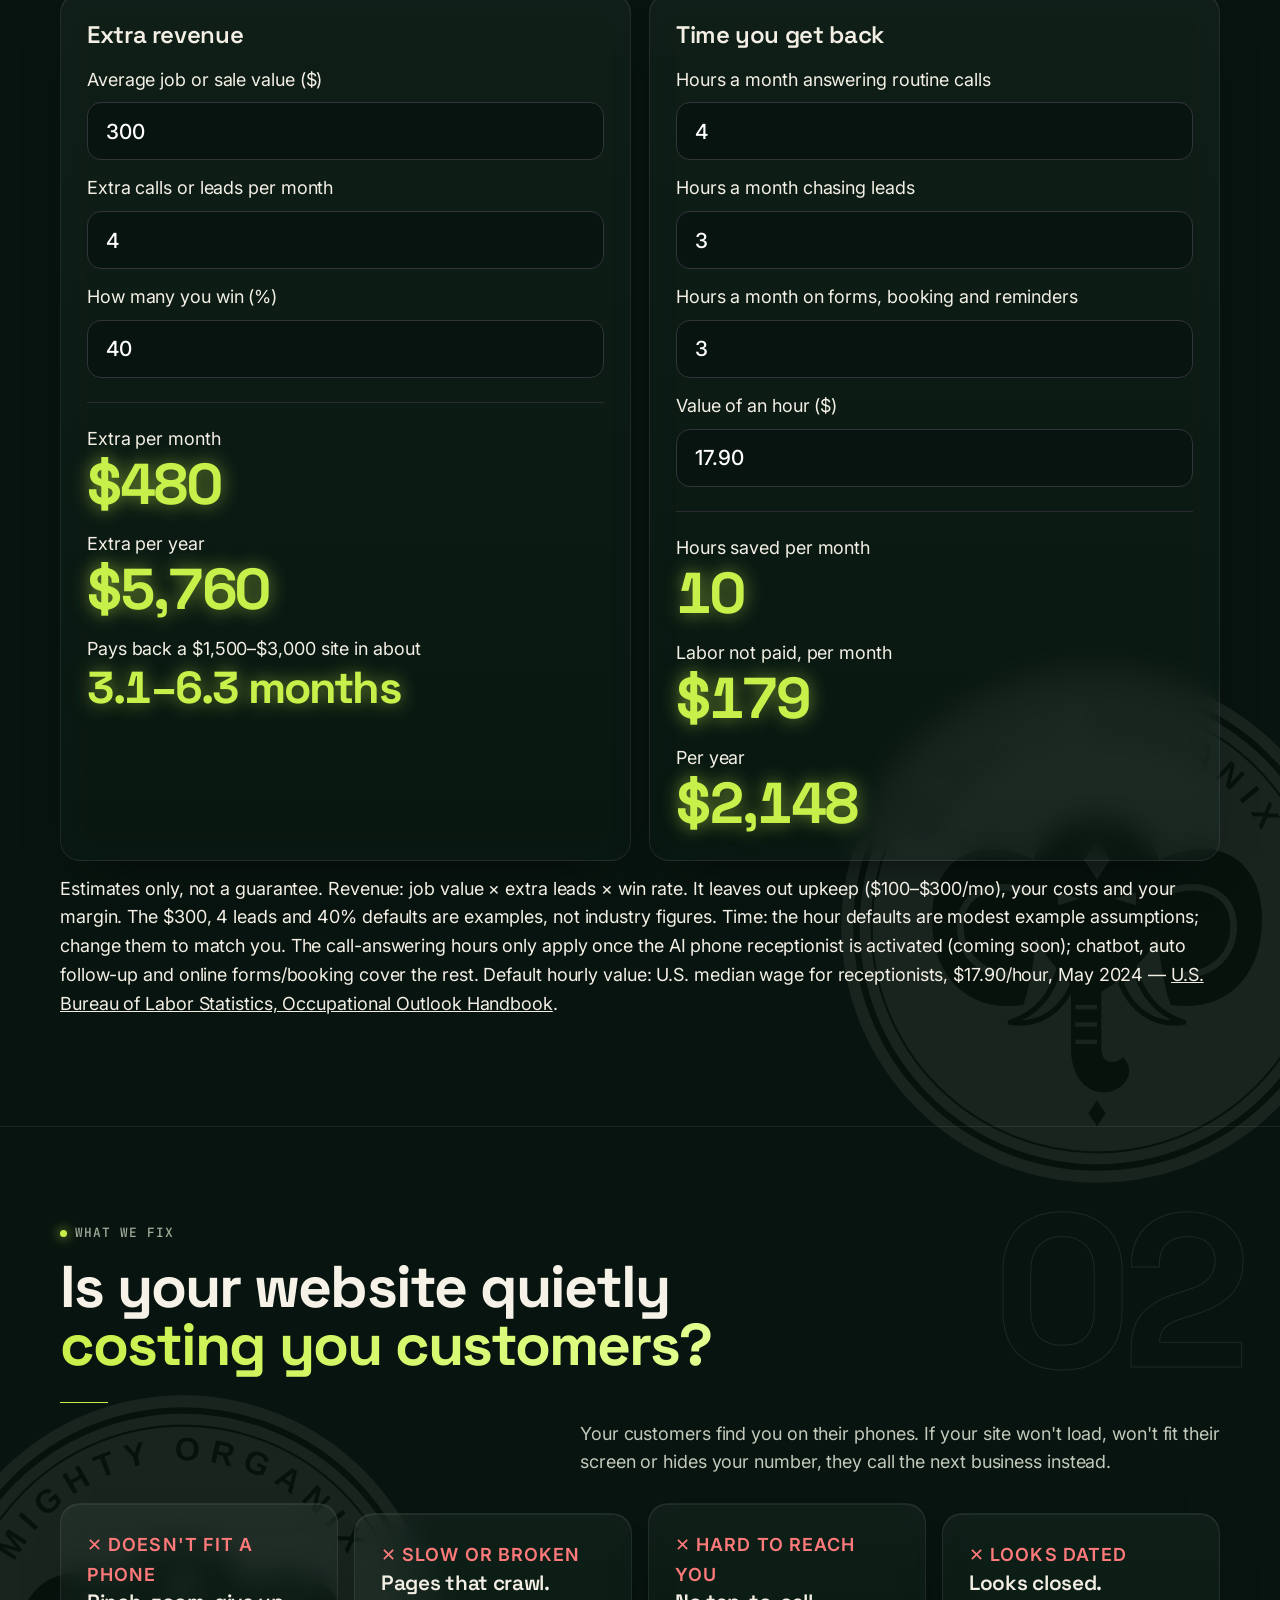
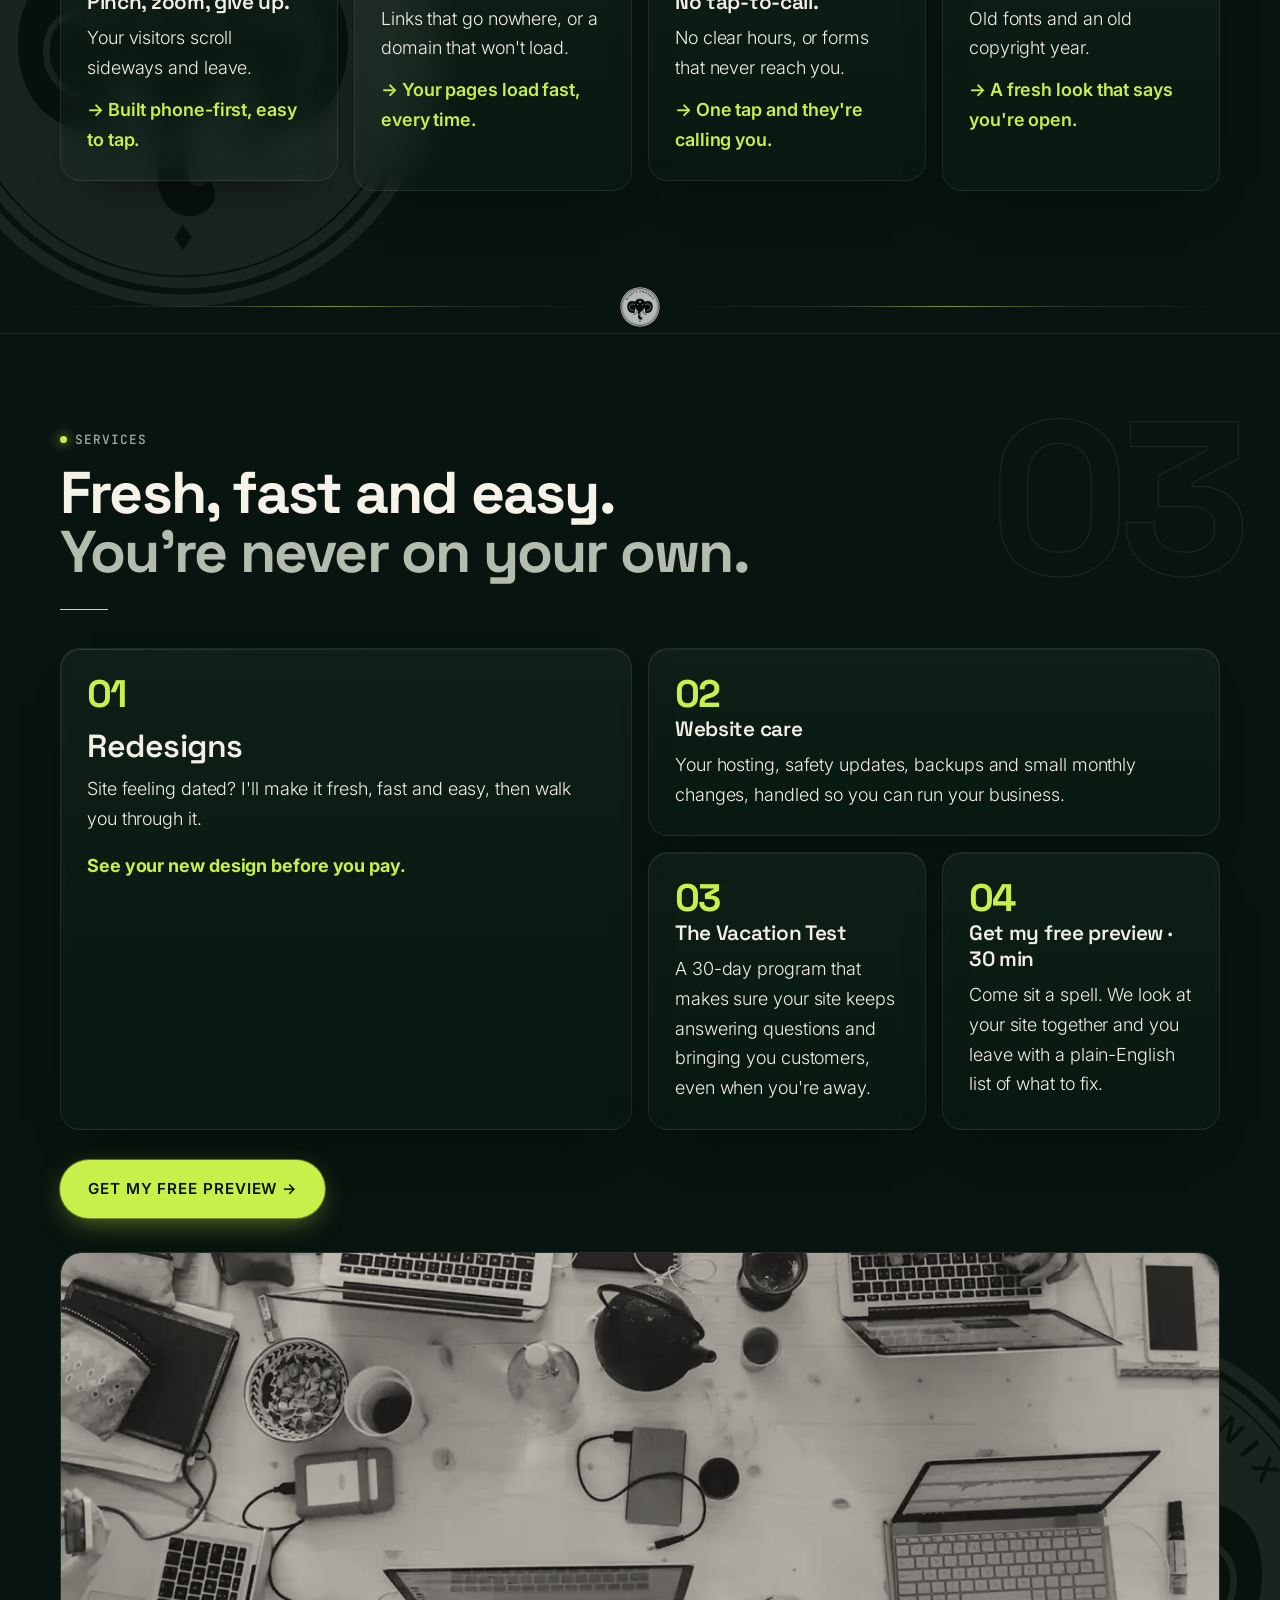
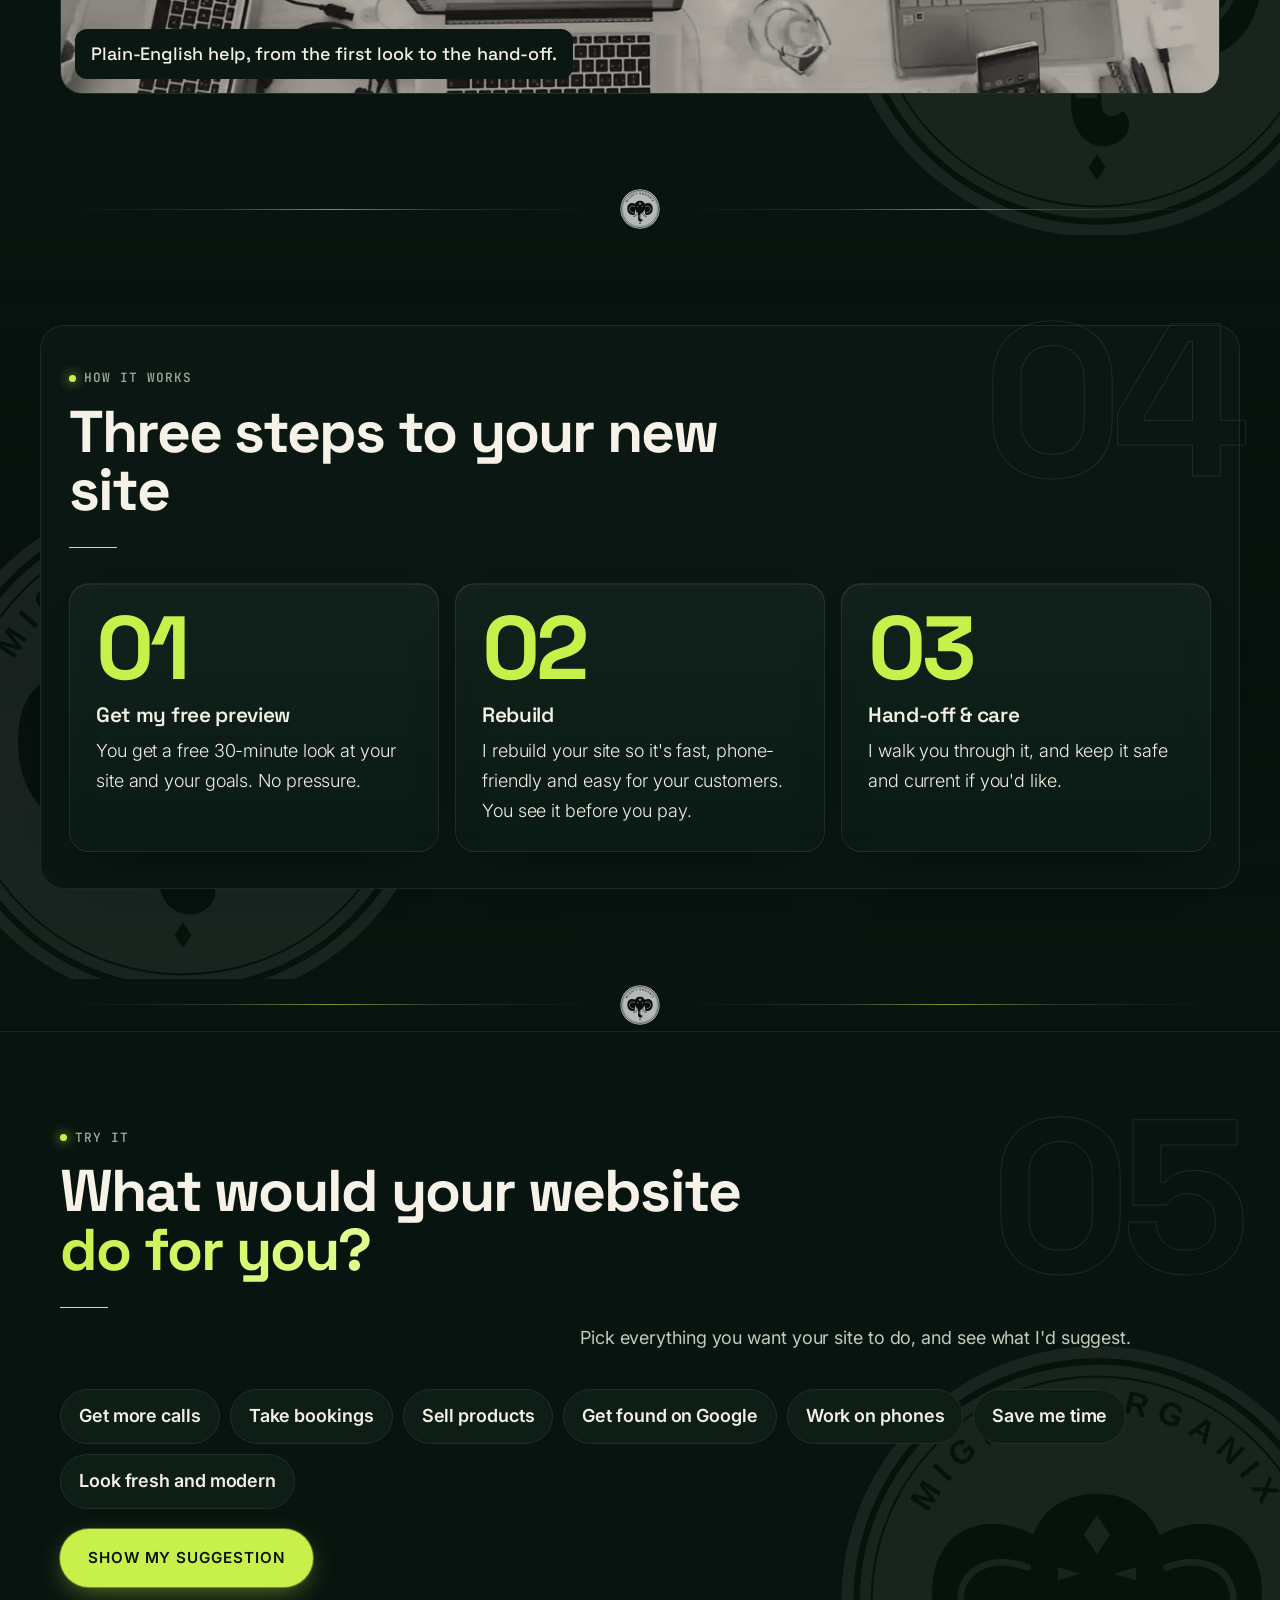
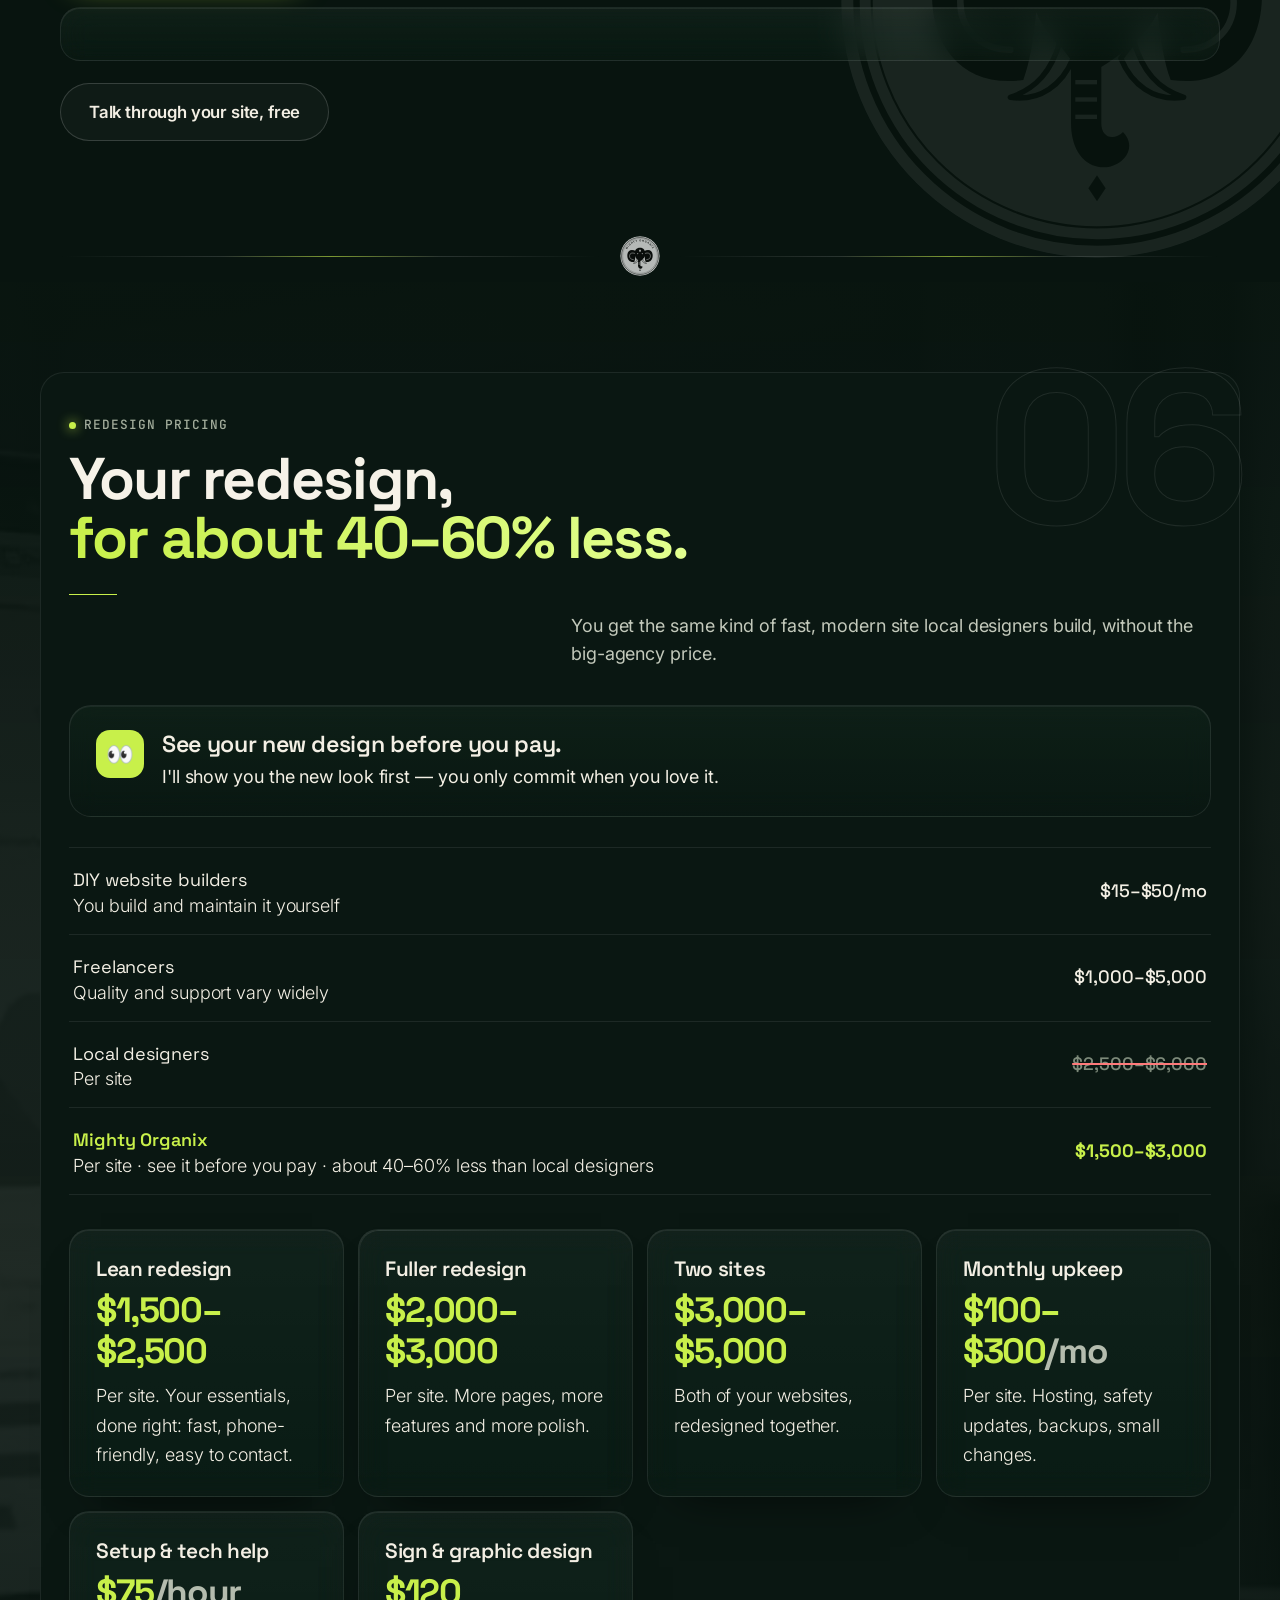
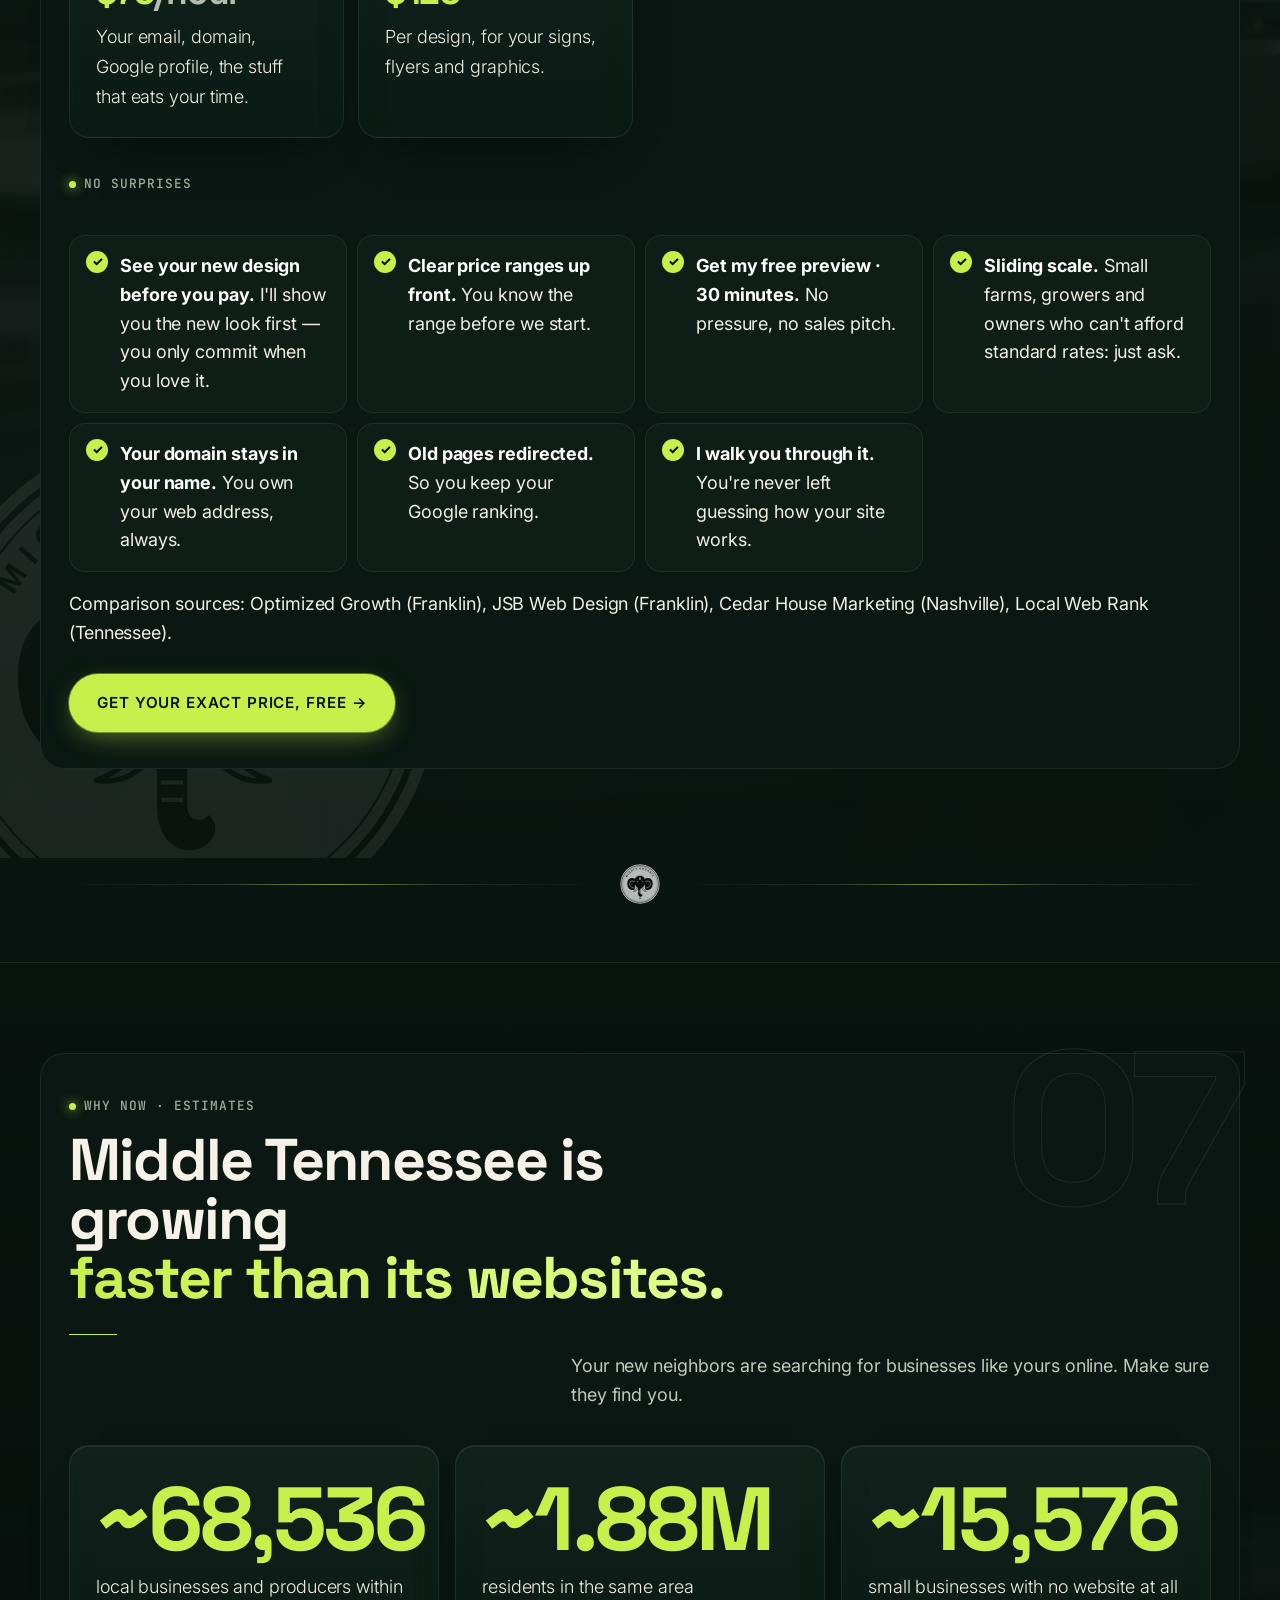
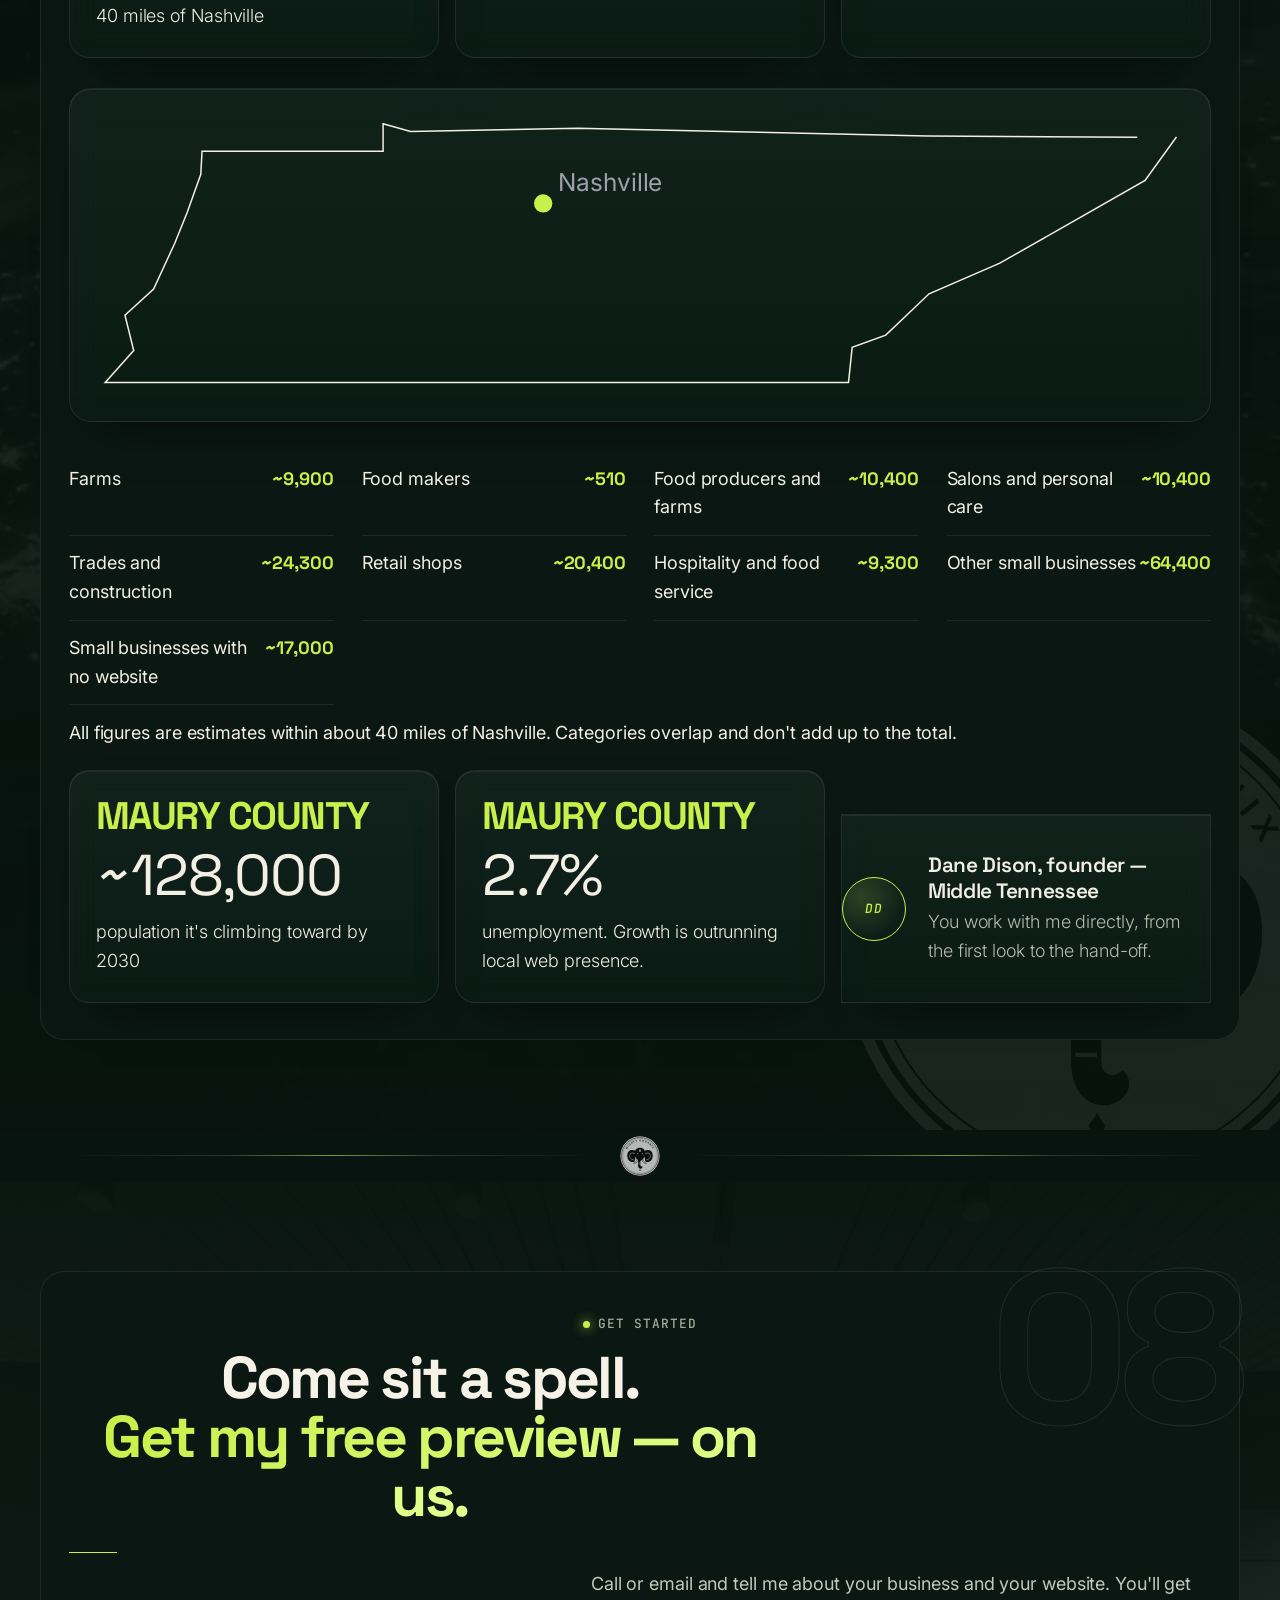
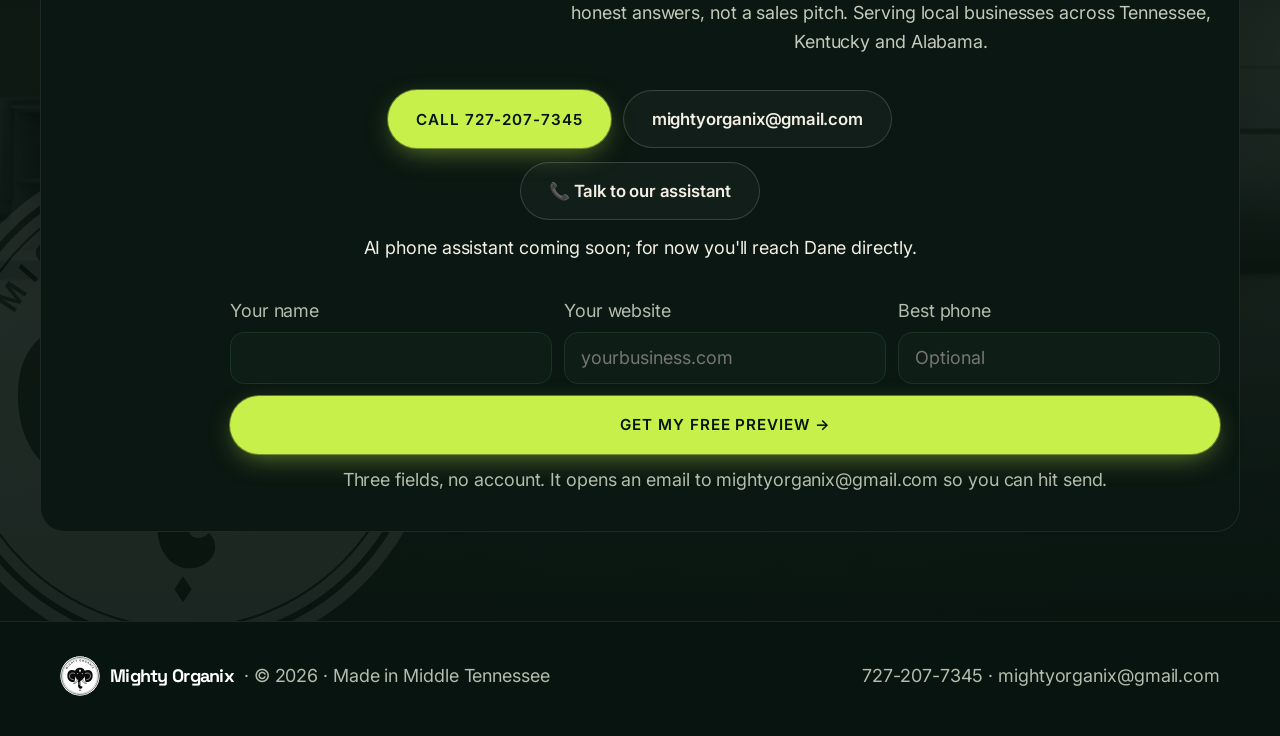
<file: alt.html>
<!doctype html><html lang="en"><head><meta name="robots" content="noindex"><meta charset="utf-8"><meta name="viewport" content="width=device-width,initial-scale=1"><title>Mighty Organix · Website redesigns for local businesses · Nashville · Preview: Forest + Volt</title><meta name="description" content="Mighty Organix turns broken, slow, phone-unfriendly websites into fast ones that bring in customers. Local businesses across Tennessee, Kentucky and Alabama."><meta name="theme-color" content="#08140f"><link rel="preload" as="image" href="assets/img/elephant-v2.svg"><link rel="preconnect" href="https://fonts.googleapis.com"><link rel="preconnect" href="https://fonts.gstatic.com" crossorigin><link href="https://fonts.googleapis.com/css2?family=Inter:wght@400;500;600&family=Space+Grotesk:wght@500;700&family=JetBrains+Mono:wght@500&display=swap" rel="stylesheet" media="print" onload="this.media='all'"><script>document.documentElement.classList.add("js");setTimeout(function(){document.querySelectorAll(".rv").forEach(function(e){e.classList.add("in")})},2500)</script><style>:root{--bg:#08140f;--c1:#11221a;--c2:#172c22;--c3:#21392d;--line:#24402f;--mut:#f3efe4;--tx:#f3efe4;--o:#c8f04a;--o2:#d9fb74}*{box-sizing:border-box}html,body{overflow-x:clip;max-width:100%}html{scroll-behavior:smooth}body{margin:0;background:var(--bg);color:var(--tx);font:16px/1.6 Inter,system-ui,sans-serif;-webkit-font-smoothing:antialiased}body:before{content:"";position:fixed;inset:0;pointer-events:none;z-index:60;opacity:.06;background:url("data:image/svg+xml,%3Csvg xmlns='http://www.w3.org/2000/svg' width='160' height='160'%3E%3Cfilter id='n'%3E%3CfeTurbulence type='fractalNoise' baseFrequency='.9' numOctaves='3'/%3E%3C/filter%3E%3Crect width='100%25' height='100%25' filter='url(%23n)'/%3E%3C/svg%3E")}a{color:inherit}.w{max-width:1200px;margin:0 auto;padding:0 20px}h1,h2,h3,.disp{font-family:"Space Grotesk",system-ui,sans-serif;letter-spacing:-.03em}h1{font-size:clamp(2.9rem,11vw,7.6rem);line-height:1.02;padding-bottom:.12em;margin:0;font-weight:700}h2{font-size:clamp(2rem,6.5vw,4rem);line-height:1.08;padding-bottom:.08em;margin:0 0 14px;font-weight:700}h3{font-size:1.3rem;line-height:1.25;margin:0 0 8px}.o{color:var(--o)}.mut{color:var(--mut)}.tag{display:inline-flex;gap:8px;align-items:center;font:500 .78rem/1 "Space Grotesk",sans-serif;letter-spacing:.18em;text-transform:uppercase;color:var(--mut);margin-bottom:18px}.tag:before{content:"";width:8px;height:8px;border-radius:50%;background:var(--o);box-shadow:0 0 12px var(--o)}nav{position:sticky;top:0;z-index:40;background:rgba(8,20,15,.75);backdrop-filter:blur(14px);border-bottom:1px solid var(--line)}nav .w{display:flex;align-items:center;justify-content:space-between;height:64px;gap:14px}nav .brand,nav .b{white-space:nowrap}@media(max-width:420px){nav .b.sm{padding:0 14px;font-size:.85rem}}nav .brand{font:700 1.15rem "Space Grotesk",sans-serif;text-decoration:none;display:flex;align-items:center;gap:10px}nav .brand img{width:30px;height:30px}nav .links{display:flex;gap:22px;font-size:.92rem;color:var(--mut)}nav .links a{text-decoration:none}nav .links a:hover{color:var(--tx)}@media(max-width:820px){nav .links{display:none}}.b{display:inline-flex;align-items:center;justify-content:center;gap:10px;min-height:58px;padding:0 28px;border-radius:999px;font:700 1.05rem "Space Grotesk",sans-serif;text-decoration:none;border:0;cursor:pointer;transition:transform .2s,box-shadow .3s,background .2s}.b.p{background:var(--o);color:#08140f;box-shadow:0 0 0 0 rgba(200,240,74,.5),0 10px 30px rgba(200,240,74,.35)}.b.p:hover{background:var(--o2);box-shadow:0 0 0 6px rgba(200,240,74,.15),0 14px 40px rgba(200,240,74,.5)}.b.s{background:transparent;color:var(--tx);border:1.5px solid var(--c3)}.b.s:hover{border-color:var(--o);color:var(--o)}.b.sm{min-height:44px;padding:0 18px;font-size:.92rem}.hero{position:relative;padding:90px 0 70px;overflow:hidden;isolation:isolate}.hero .glow{position:absolute;z-index:-1;width:900px;height:900px;right:-320px;top:-360px;background:radial-gradient(closest-side,rgba(200,240,74,.45),rgba(200,240,74,.08) 60%,transparent);filter:blur(30px);animation:float 14s ease-in-out infinite alternate}.hero .glow.two{left:-380px;right:auto;top:auto;bottom:-520px;background:radial-gradient(closest-side,rgba(217,251,116,.22),transparent);animation-duration:18s}@keyframes float{to{transform:translate(-60px,50px) scale(1.08)}}.hero .logo{position:absolute;z-index:-1;right:-140px;top:50%;width:min(720px,90vw);aspect-ratio:1;transform:translateY(-50%);background:url(assets/img/elephant-v2.svg) center/contain no-repeat;opacity:.1;animation:spin 160s linear infinite}@keyframes spin{to{transform:translateY(-50%) rotate(360deg)}}@media(max-width:700px){.hero .logo{right:-35%;opacity:.12}}.hero h1 .ln{display:block}.hero h1 em{font-style:normal;background:linear-gradient(95deg,var(--o),#e2ff8f 60%,var(--o));-webkit-background-clip:text;background-clip:text;color:transparent;padding-bottom:.12em}.hero p.l{font-size:clamp(1.08rem,2.6vw,1.35rem);color:#f3efe4;max-width:640px;margin:26px 0 34px}.btns{display:flex;flex-wrap:wrap;gap:12px}.trust{margin-top:26px;display:flex;flex-wrap:wrap;gap:8px 22px;font-size:.92rem;color:var(--mut)}.trust span:before{content:"✓ ";color:var(--o);font-weight:700}@media(max-width:480px){.btns .b{width:100%}}.mq{border-block:1px solid var(--line);background:var(--c1);overflow:hidden;white-space:nowrap;padding:18px 0}.mq .t{display:inline-flex;gap:38px;animation:mq 32s linear infinite;font:700 clamp(1.3rem,3.5vw,2rem) "Space Grotesk",sans-serif;color:#f3efe4;padding-right:38px}.mq .t span:nth-child(odd){color:var(--o)}@keyframes mq{to{transform:translateX(-50%)}}section{padding:96px 0;position:relative}@media(max-width:600px){section{padding:68px 0}}.lead{font-size:1.12rem;color:#f3efe4;max-width:680px;margin:0 0 36px}.card{background:linear-gradient(180deg,var(--c2),var(--c1));border:1px solid var(--line);border-radius:22px;padding:26px;position:relative;overflow:hidden;transition:transform .35s cubic-bezier(.2,.8,.2,1),border-color .3s,box-shadow .35s}.card:hover{transform:translateY(-5px);border-color:rgba(200,240,74,.55);box-shadow:0 20px 50px rgba(0,0,0,.5),0 0 0 1px rgba(200,240,74,.15),0 0 40px rgba(200,240,74,.12)}.card p{color:#f3efe4;margin:0}.num{font:700 .85rem "Space Grotesk",sans-serif;color:var(--o);letter-spacing:.1em}.bento{display:grid;gap:16px;grid-template-columns:repeat(4,1fr)}.bento .x2{grid-column:span 2}.bento .tall{grid-row:span 2}@media(max-width:900px){.bento{grid-template-columns:1fr 1fr}}@media(max-width:600px){.bento{grid-template-columns:1fr}.bento .x2{grid-column:auto}.bento .tall{grid-row:auto}}.card.hot{background:radial-gradient(120% 90% at 100% 0%,rgba(200,240,74,.28),transparent 55%),linear-gradient(180deg,var(--c2),var(--c1))}.fixgrid{display:grid;gap:16px;grid-template-columns:repeat(auto-fit,minmax(250px,1fr))}.fixgrid .bad{color:#ff7a7a;font-weight:600;font-size:.86rem;letter-spacing:.06em;text-transform:uppercase}.fixgrid .good{color:var(--o);font-weight:600;margin-top:12px!important}.ba{position:relative;border-radius:22px;overflow:hidden;border:1px solid var(--line);aspect-ratio:16/10;max-height:560px;width:100%;user-select:none;touch-action:pan-y;background:#111}@media(max-width:600px){.ba{aspect-ratio:3/4}}.ba .pane{position:absolute;inset:0;padding:22px;font-family:Inter,sans-serif}.ba .after{background:linear-gradient(160deg,#18181b,#0c1a14)}.ba .before{background:#d8d4c8;color:#222;font-family:"Times New Roman",serif;clip-path:inset(0 calc(100% - var(--x,50%)) 0 0)}.ba .before .mar{background:#00f;color:#ff0;padding:4px 8px;font-size:13px;white-space:nowrap;overflow:hidden}.ba .before h4{font-size:15px;margin:14px 0 6px;color:#00e;text-decoration:underline}.ba .before p{font-size:10px;line-height:1.3;margin:0 0 6px}.ba .before .err{display:inline-block;border:2px solid #c00;color:#c00;font:bold 11px monospace;padding:6px 8px;margin-top:8px}.ba .before .tiny{font-size:8px;color:#666}.ba .before .wide{width:160%;height:14px;background:repeating-linear-gradient(90deg,#999 0 30px,#bbb 30px 60px);margin:10px 0}.ba .after .bar{display:flex;justify-content:space-between;align-items:center;font:700 14px "Space Grotesk",sans-serif}.ba .after .bar i{font-style:normal;background:var(--o);color:#050d09;border-radius:999px;padding:6px 12px;font-size:12px}.ba .after .big{font:700 clamp(22px,4.5vw,46px)/1.08 "Space Grotesk",sans-serif;margin:24px 0 12px;padding-bottom:.08em;max-width:80%}.ba .after .row{display:flex;gap:10px;flex-wrap:wrap}.ba .after .row b{background:var(--o);color:#050d09;border-radius:999px;padding:10px 16px;font:700 13px "Space Grotesk"}.ba .after .row s{text-decoration:none;border:1px solid #444;border-radius:999px;padding:10px 16px;font-size:13px}.ba .after .tiles{display:grid;grid-template-columns:repeat(3,1fr);gap:8px;margin-top:20px}.ba .after .tiles div{height:64px;border-radius:12px;background:#222226;border:1px solid #333}.ba .after .tiles div:first-child{background:linear-gradient(135deg,rgba(200,240,74,.5),#222)}.ba .lbl{position:absolute;top:14px;font:700 11px "Space Grotesk";letter-spacing:.15em;padding:6px 10px;border-radius:999px;z-index:3}.ba .lbl.l{left:14px;background:#050d09;color:#fff}.ba .lbl.r{right:14px;background:var(--o);color:#050d09}.ba .h{position:absolute;top:0;bottom:0;left:var(--x,50%);width:2px;background:var(--o);box-shadow:0 0 18px var(--o);z-index:4;transform:translateX(-1px)}.ba .h:after{content:"⟷";position:absolute;top:50%;left:50%;transform:translate(-50%,-50%);width:46px;height:46px;border-radius:50%;background:var(--o);color:#050d09;display:grid;place-items:center;font-weight:700;box-shadow:0 0 24px rgba(200,240,74,.7)}.ba input{position:absolute;inset:0;width:100%;height:100%;opacity:0;cursor:ew-resize;z-index:5;margin:0}.steps{display:grid;gap:16px;grid-template-columns:repeat(auto-fit,minmax(250px,1fr));counter-reset:s}.steps .card .n{font:700 4.2rem/1 "Space Grotesk";color:transparent;-webkit-text-stroke:1.5px var(--o);display:block;margin-bottom:12px;padding-bottom:.05em}.chips{display:flex;flex-wrap:wrap;gap:10px;margin:0 0 20px}.chips label{cursor:pointer}.chips input{position:absolute;opacity:0}.chips span{display:inline-block;padding:12px 18px;border-radius:999px;border:1.5px solid var(--c3);background:var(--c1);font-weight:600;transition:.2s}.chips span:hover{border-color:#555}.chips input:checked+span{background:var(--o);color:#050d09;border-color:var(--o);box-shadow:0 0 22px rgba(200,240,74,.45)}.chips input:focus-visible+span{outline:2px solid #fff;outline-offset:2px}#out{display:none;margin-top:20px}#out.on{display:block;animation:up .4s ease}@keyframes up{from{opacity:0;transform:translateY(10px)}}.promise{display:flex;gap:18px;align-items:flex-start;border:1px solid rgba(200,240,74,.6);background:linear-gradient(110deg,rgba(200,240,74,.18),rgba(200,240,74,.04) 60%);border-radius:22px;padding:24px 26px;margin:0 0 30px;box-shadow:0 0 40px rgba(200,240,74,.12)}.promise .ic{flex:none;width:48px;height:48px;border-radius:14px;background:var(--o);color:#050d09;display:grid;place-items:center;font-size:1.4rem}.promise h3{margin:0 0 4px;font-size:1.45rem}.promise p{margin:0;color:#f3efe4}.vs{display:grid;grid-template-columns:1fr 1.25fr;gap:16px;margin-bottom:22px}@media(max-width:600px){.vs{grid-template-columns:1fr}}.vs .them{opacity:.75}.vs .them .amt{color:#7d8a7a;text-decoration:line-through;text-decoration-color:#ff7a7a;text-decoration-thickness:3px}.vs .us{border-color:rgba(200,240,74,.7);background:radial-gradient(120% 100% at 100% 0%,rgba(200,240,74,.3),transparent 60%),var(--c2)}.amt{font:700 clamp(2.2rem,6vw,3.6rem)/1.1 "Space Grotesk";letter-spacing:-.03em;margin:6px 0;padding-bottom:.06em}.us .amt{color:var(--o);text-shadow:0 0 30px rgba(200,240,74,.35)}.save{display:inline-block;background:var(--o);color:#050d09;font:700 .8rem "Space Grotesk";padding:5px 10px;border-radius:999px;letter-spacing:.06em}.plist{display:grid;gap:14px;grid-template-columns:repeat(auto-fit,minmax(230px,1fr))}.plist .card .pr{font:700 1.9rem/1.15 "Space Grotesk";color:var(--tx);margin:4px 0 8px;padding-bottom:.05em}.plist .card .pr small{font-size:.95rem;color:var(--mut)}.plist .feat{border-color:rgba(200,240,74,.5)}.check{list-style:none;padding:0;margin:26px 0 0;display:grid;gap:10px;grid-template-columns:repeat(auto-fit,minmax(260px,1fr))}.check li{padding:16px 18px 16px 50px;position:relative;background:var(--c1);border:1px solid var(--line);border-radius:16px;color:#f3efe4}.check li:before{content:"✓";position:absolute;left:16px;top:15px;width:22px;height:22px;border-radius:50%;background:var(--o);color:#050d09;font-weight:800;display:grid;place-items:center;font-size:.8rem}.check li b{color:#fff}.src{font-size:.84rem;color:#f3efe4;margin-top:18px}.stats{display:grid;gap:16px;grid-template-columns:repeat(3,1fr)}@media(max-width:700px){.stats{grid-template-columns:1fr}}.stat{font:700 clamp(3rem,8vw,5rem)/1.05 "Space Grotesk";letter-spacing:-.04em;padding-bottom:.06em;background:linear-gradient(180deg,#fff,#9a9aa2);-webkit-background-clip:text;background-clip:text;color:transparent}.stat.o2{background:linear-gradient(180deg,var(--o2),var(--o));-webkit-background-clip:text;background-clip:text}.tnwrap{margin:30px 0;padding:24px;border:1px solid var(--line);border-radius:22px;background:var(--c1)}.tn{width:100%;height:auto;display:block}.tn .dot{fill:rgba(200,240,74,.35);animation:ping 2.4s ease-out infinite;transform-origin:center;transform-box:fill-box}@keyframes ping{0%{transform:scale(1);opacity:1}100%{transform:scale(4);opacity:0}}.tbl{display:grid;grid-template-columns:repeat(auto-fit,minmax(260px,1fr));gap:0 28px;margin-top:10px}.tbl div{display:flex;justify-content:space-between;padding:13px 0;border-bottom:1px solid var(--line)}.tbl b{font-family:"Space Grotesk";color:var(--o)}.note{font-size:.85rem;color:#f3efe4;margin-top:14px}.maury{display:grid;grid-template-columns:repeat(auto-fit,minmax(240px,1fr));gap:16px;margin-top:22px}.cta{text-align:center;overflow:hidden;isolation:isolate}.cta:before{content:"";position:absolute;z-index:-1;left:50%;top:50%;width:900px;height:600px;transform:translate(-50%,-50%);background:radial-gradient(closest-side,rgba(200,240,74,.32),transparent)}.cta h2{font-size:clamp(2.4rem,8vw,5.4rem)}.cta .btns{justify-content:center}.cta .lead{margin:0 auto 34px}footer{border-top:1px solid var(--line);padding:34px 0 40px;color:var(--mut);font-size:.92rem}footer .w{display:flex;flex-wrap:wrap;gap:12px 28px;justify-content:space-between;align-items:center}footer a{text-decoration:none}footer a:hover{color:var(--o)}.mbar{display:none}@media(max-width:700px){.mbar{display:flex;position:fixed;left:0;right:0;bottom:0;z-index:45;gap:8px;padding:10px;background:rgba(8,20,15,.92);backdrop-filter:blur(12px);border-top:1px solid var(--line)}.mbar .b{flex:1;min-height:52px;padding:0 10px}body{padding-bottom:78px}}#snd{position:fixed;left:14px;bottom:14px;z-index:46;border:1px solid var(--c3);background:rgba(14,30,22,.85);backdrop-filter:blur(10px);color:#f3efe4;border-radius:999px;padding:9px 14px;font:600 .82rem Inter,sans-serif;cursor:pointer}#snd[aria-pressed=true]{border-color:var(--o);color:var(--o)}#mo-chat-btn{position:fixed;right:16px;bottom:16px;z-index:47;width:62px;height:62px;border-radius:50%;border:1px solid rgba(200,240,74,.6);background:rgba(14,30,22,.7);backdrop-filter:blur(14px);color:var(--o);font-size:1.6rem;cursor:pointer;box-shadow:0 0 26px rgba(200,240,74,.35),0 10px 26px rgba(0,0,0,.5);animation:pulse 3s ease-in-out infinite}@keyframes pulse{50%{box-shadow:0 0 40px rgba(200,240,74,.55),0 10px 26px rgba(0,0,0,.5)}}#mo-chat{position:fixed;right:16px;bottom:90px;z-index:48;width:min(380px,calc(100vw - 32px));max-height:min(580px,calc(100svh - 190px));display:none;flex-direction:column;border-radius:22px;overflow:hidden;background:rgba(12,26,20,.88);backdrop-filter:blur(18px);border:1px solid rgba(200,240,74,.4);box-shadow:0 0 36px rgba(200,240,74,.2),0 24px 60px rgba(0,0,0,.6)}#mo-chat.on{display:flex;animation:up .25s ease}#mo-chat header{padding:14px 16px;font:700 1rem "Space Grotesk";display:flex;justify-content:space-between;align-items:center;border-bottom:1px solid var(--line)}#mo-chat header span:before{content:"● ";color:var(--o)}#mo-chat header button{background:none;border:0;color:#ccc;font-size:1.4rem;cursor:pointer}#mo-log{flex:1;overflow-y:auto;padding:12px 14px;display:flex;flex-direction:column;gap:8px;font-size:.94rem}.m{padding:10px 13px;border-radius:16px;max-width:88%;line-height:1.45}.m.bot{background:var(--c2);border:1px solid var(--line)}.m.me{align-self:flex-end;background:var(--o);color:#050d09}.m a{color:var(--o);font-weight:700}#mo-q{display:flex;flex-wrap:wrap;gap:6px;padding:9px 12px;border-top:1px solid var(--line)}#mo-q button{font:600 .8rem Inter,sans-serif;padding:7px 11px;border-radius:999px;border:1px solid var(--c3);background:transparent;color:#f3efe4;cursor:pointer}#mo-q button:hover{border-color:var(--o);color:var(--o)}#mo-f{display:flex;gap:6px;padding:10px 12px;border-top:1px solid var(--line)}#mo-f input{flex:1;min-width:0;padding:11px 12px;border-radius:12px;border:1px solid var(--c3);background:#0b1813;color:#fff;font-size:16px}#mo-f button{padding:0 16px;border-radius:12px;border:0;background:var(--o);color:#050d09;font-weight:800;cursor:pointer}@media(max-width:700px){#mo-chat-btn{bottom:88px}#mo-snd,#snd{bottom:88px}#mo-chat{bottom:160px;max-height:calc(100svh - 240px)}}.js .rv{opacity:0;transform:translateY(24px);transition:opacity .8s ease,transform .8s cubic-bezier(.2,.8,.2,1)}.js .rv.in{opacity:1;transform:none}@media(prefers-reduced-motion:reduce){*,*:before,*:after{animation:none!important;transition:none!important}.js .rv{opacity:1;transform:none}html{scroll-behavior:auto}}section{padding:128px 0}@media(max-width:600px){section{padding:84px 0}}section+section,#services,#picker,#why{border-top:1px solid var(--line)!important;border-bottom:0!important}#services,#picker,#why{background:transparent!important}h1{font-weight:600;letter-spacing:-.035em}h2{font-weight:600}h3{font-weight:500}.lead,.hero p.l{font-weight:400;color:#f3efe4;line-height:1.7}.card p{font-weight:300;line-height:1.65}.tag{font-weight:400;letter-spacing:.22em}.tag:before{box-shadow:none;width:6px;height:6px}.hero{padding:120px 0 100px}.hero .glow{opacity:.45;animation-duration:40s}.hero .glow.two{display:none}.hero .logo{opacity:.05;animation:none}.card{background:var(--c1);border-color:#26262a}.card:hover{transform:translateY(-2px);box-shadow:0 12px 30px rgba(0,0,0,.35);border-color:rgba(200,240,74,.35)}.card.hot{background:radial-gradient(120% 90% at 100% 0%,rgba(200,240,74,.12),transparent 55%),var(--c1)}.vs .us,.promise{box-shadow:none}.us .amt{text-shadow:none}.b.p{box-shadow:0 8px 22px rgba(200,240,74,.22)}#mo-chat-btn{animation:none;box-shadow:0 8px 22px rgba(0,0,0,.45)}.cta:before{opacity:.5}.mq{background:transparent}.mq .t{font-weight:500;animation-duration:48s}.cmpt{width:100%;border-collapse:collapse;margin:8px 0 34px;font-family:"Space Grotesk"}.cmpt td{padding:18px 4px;border-bottom:1px solid var(--line);font-size:1.05rem}.cmpt td:last-child{text-align:right;font-size:clamp(1.15rem,3.5vw,1.6rem);font-weight:500;white-space:nowrap}.cmpt tr:first-child td{border-top:1px solid var(--line)}.cmpt .k td:last-child{color:#7d8a7a;text-decoration:line-through;text-decoration-color:#ff7a7a;text-decoration-thickness:2px}.cmpt .us td{color:var(--o);font-weight:600}.cmpt .us td:last-child{color:var(--o);font-weight:700}.cmpt small{display:block;font:300 .82rem Inter;color:var(--mut)}.founder{display:flex;gap:22px;align-items:center;margin-top:44px;padding:26px 0;border-top:1px solid var(--line);border-bottom:1px solid var(--line)}.founder .mono{flex:none;width:64px;height:64px;border-radius:50%;border:1px solid var(--o);display:grid;place-items:center;font:500 1.3rem "Space Grotesk";color:var(--o)}.founder h3{margin:0}.founder p{margin:4px 0 0;color:var(--mut);font-weight:300}.ph{position:absolute;inset:0;z-index:-2;overflow:hidden;pointer-events:none}.ph img{width:100%;height:100%;object-fit:cover;filter:grayscale(1) contrast(1.05) brightness(.8);opacity:.34}.ph:after{content:"";position:absolute;inset:0;background:linear-gradient(180deg,rgba(8,20,15,.92),rgba(8,20,15,.6) 45%,rgba(8,20,15,.95))}.hero .ph img{opacity:.55;object-position:60% 50%}.hero .ph:after{background:linear-gradient(90deg,rgba(8,20,15,.96) 0%,rgba(8,20,15,.78) 55%,rgba(8,20,15,.55)),linear-gradient(0deg,rgba(8,20,15,1),transparent 30%)}@media(max-width:700px){.hero .ph img{opacity:.4}.hero .ph:after{background:linear-gradient(180deg,rgba(8,20,15,.85),rgba(8,20,15,.92))}}section.hasph{isolation:isolate;overflow:hidden}.photo{position:relative;border-radius:22px;overflow:hidden;border:1px solid var(--line);margin:34px 0 0;aspect-ratio:21/8;background:var(--c1)}.photo img{width:100%;height:100%;object-fit:cover;display:block;filter:grayscale(1) brightness(.78) contrast(1.05)}.photo figcaption{position:absolute;left:22px;bottom:18px;right:22px;font:500 .95rem/1.4 "Space Grotesk",sans-serif;color:#f3efe4;text-shadow:0 1px 8px #050d09}@media(max-width:600px){.photo{aspect-ratio:4/3}}nav .tel{font:600 .95rem "Space Grotesk",sans-serif;text-decoration:none;color:var(--tx);white-space:nowrap}nav .tel:hover{color:var(--o)}nav .rt{display:flex;align-items:center;gap:16px}@media(max-width:560px){nav .tel{font-size:.85rem}nav .brand span{display:none}}.qf{display:grid;gap:12px;grid-template-columns:repeat(3,1fr);max-width:820px;margin:34px auto 0;text-align:left}.qf label{display:flex;flex-direction:column;gap:6px;font-size:.85rem;color:var(--mut)}.qf input{min-height:52px;border-radius:14px;border:1px solid var(--c3);background:var(--c1);color:var(--tx);padding:0 16px;font:inherit;font-size:1rem}.qf input:focus{outline:2px solid var(--o);outline-offset:1px;border-color:transparent}.qf .b{grid-column:1/-1}.qf p{grid-column:1/-1;margin:0;font-size:.85rem;color:var(--mut);text-align:center}@media(max-width:700px){.qf{grid-template-columns:1fr}}.hero .facts{display:flex;flex-wrap:wrap;gap:10px;margin-top:30px}.hero .facts span{border:1px solid var(--line);background:rgba(14,30,22,.7);border-radius:999px;padding:8px 14px;font-size:.88rem;color:#f3efe4}.hero .facts b{color:var(--o);font-weight:600}.hero .lock{display:flex;flex-direction:column;align-items:center;text-align:center;gap:14px;margin:0 auto 46px}.hero .lock img{width:clamp(150px,30vw,240px);height:auto;filter:drop-shadow(0 10px 40px rgba(200,240,74,.25))}.hero .lock .wm{font:700 clamp(2.2rem,7vw,4.2rem)/1 "Space Grotesk",sans-serif;letter-spacing:-.02em;color:#fff}@media(max-width:700px){#snd{position:static;display:block;margin:18px auto 96px}}body{font-size:18px}p,li,td,label,figcaption,.lead,.trust,.facts span,.note,.src,small,.card p,.qf p,.qf input,#mo-log,#mo-in,footer{font-size:max(18px,1em)!important}td small,.cmpt small{font-size:18px!important;color:#f3efe4}.hero .pnl,.hasph>.w{background:#0a1712;border:1px solid var(--line);border-radius:24px;padding:36px 28px;position:relative}@media(max-width:600px){.hero .pnl,.hasph>.w{padding:26px 18px;margin:0 10px;border-radius:18px}}.photo figcaption{background:#0a1712;padding:12px 16px;border-radius:12px;text-shadow:none;left:14px;bottom:14px;right:auto;max-width:calc(100% - 28px)}.hero .facts span{background:#11221a}.hero .logo{left:50%;right:auto;top:50%;width:min(1100px,130vw);transform:translate(-50%,-50%);opacity:.3;animation:none;z-index:-1}@media(max-width:700px){.hero .logo{right:auto;opacity:.32;width:150vw}}.hero .lock{position:relative}.eldiv{display:flex;align-items:center;gap:18px;max-width:1200px;margin:0 auto;padding:0 20px}.eldiv:before,.eldiv:after{content:"";flex:1;height:1px;background:linear-gradient(90deg,transparent,#2c4a39 30%,#2c4a39 70%,transparent)}.eldiv img{width:56px;height:56px;opacity:.9}section{isolation:isolate}section:after{content:"";position:absolute;z-index:-1;right:-6%;bottom:-4%;width:min(520px,70vw);aspect-ratio:1;background:url(assets/img/elephant-v2.svg) center/contain no-repeat;opacity:.07;pointer-events:none;filter:grayscale(.3)}section:nth-of-type(even):after{right:auto;left:-6%}.fm{display:inline-flex;align-items:center;gap:10px}.fm img{width:40px;height:40px}nav .brand img{width:38px;height:38px}.hero{padding:28px 0 80px!important}.hero .lock{margin:0 auto 18px;gap:8px}.hero .lock img{width:clamp(140px,24vw,210px)}.hero .lock .wm{margin-bottom:4px}.hero .mesh{position:absolute;inset:-20%;z-index:-1;pointer-events:none;background:radial-gradient(40% 35% at 20% 30%,rgba(200,240,74,.16),transparent 70%),radial-gradient(45% 40% at 80% 70%,rgba(217,251,116,.10),transparent 70%),radial-gradient(60% 50% at 50% 50%,rgba(60,60,68,.35),transparent 75%);background-size:140% 140%;animation:mesh 22s ease-in-out infinite alternate;mix-blend-mode:screen}@keyframes mesh{0%{background-position:0% 0%,100% 100%,50% 50%;transform:rotate(0)}100%{background-position:100% 60%,0% 30%,40% 60%;transform:rotate(6deg)}}#fx{position:absolute;inset:0;width:100%;height:100%;z-index:-1;pointer-events:none;opacity:.9}.hero .logo,.hero .lock img{will-change:transform}.sr{opacity:0;transform:translateY(28px);transition:opacity .9s cubic-bezier(.2,.8,.2,1),transform .9s cubic-bezier(.2,.8,.2,1)}.sr.on{opacity:1;transform:none}.b{position:relative;overflow:hidden}.b:after{content:"";position:absolute;top:0;left:-60%;width:40%;height:100%;background:linear-gradient(100deg,transparent,rgba(255,255,255,.35),transparent);transform:skewX(-20deg);transition:left .6s}.b:hover:after{left:130%}.b:active{transform:scale(.97)}.b:hover{transform:translateY(-2px)}.card:before{content:"";position:absolute;inset:0;border-radius:inherit;pointer-events:none;background:radial-gradient(300px circle at var(--mx,50%) var(--my,50%),rgba(200,240,74,.10),transparent 60%);opacity:0;transition:opacity .3s}.card:hover:before{opacity:1}@media(prefers-reduced-motion:reduce){.sr{opacity:1!important;transform:none!important}.hero .mesh{animation:none}#fx{display:none}.b:after{display:none}}#mo-talk{background:#11221a;box-shadow:0 8px 22px rgba(0,0,0,.5);position:fixed;right:88px;bottom:22px;z-index:47;min-height:50px;padding:0 18px;font-size:.95rem}@media(max-width:700px){#mo-talk{bottom:96px;right:88px;min-height:46px;padding:0 14px}}.rcp-note{font-size:18px;color:#f3efe4;margin:14px auto 0;max-width:620px}@media(max-width:639px){#mo-talk{opacity:0;visibility:hidden;transform:translateY(10px);transition:opacity .3s,transform .3s,visibility .3s}.past-hero #mo-talk{opacity:1;visibility:visible;transform:none}}
/* v11 editorial redesign */
:root{--amber:#c8f04a;--wood:#5c7a3a;--serif:"Space Grotesk",system-ui,sans-serif;--ui:"Inter Tight",Inter,system-ui,sans-serif}
body{font-family:var(--ui);font-size:18px;letter-spacing:-.005em}
h1,h2,.cta h2{font-family:var(--serif);font-weight:400;letter-spacing:-.025em}
h1{font-size:clamp(3.4rem,10.5vw,9.5rem);line-height:.96}
h2{font-size:clamp(2.6rem,7vw,5.6rem);line-height:.98;margin-bottom:22px}
h2 .o,h2 .mut{font-style:italic}
h2 .o{color:var(--amber)}
.hero h1 em{font-style:italic;background:none;color:var(--amber);-webkit-text-fill-color:var(--amber);padding-right:.04em}
h3{font-family:var(--ui);font-weight:600;letter-spacing:-.015em}
.tag{font-family:var(--ui);font-weight:600;letter-spacing:.22em;color:var(--amber);font-size:.8rem}
.tag:before{background:var(--amber);box-shadow:none;width:28px;height:1px;border-radius:0}
.lead{font-size:clamp(1.15rem,1.6vw,1.35rem);line-height:1.6;max-width:640px}
nav{background:rgba(8,20,15,.62);backdrop-filter:saturate(1.4) blur(18px)}
nav .brand{font-family:var(--serif);font-weight:400;font-size:1.45rem;letter-spacing:-.01em}
nav .tel{font-family:var(--ui);font-weight:600;letter-spacing:.01em}
.b{font-family:var(--ui);font-weight:600;letter-spacing:-.01em;transition:transform .35s cubic-bezier(.2,.8,.2,1),background .25s,box-shadow .35s,border-color .25s,color .25s}
.hero .lock .wm{font-family:var(--serif);font-weight:400;font-size:clamp(2.6rem,7vw,4.8rem);letter-spacing:-.02em}
.hero .lock .wm:after{content:"Middle Tennessee · est. 2026";display:block;font:600 .72rem/1 var(--ui);letter-spacing:.32em;text-transform:uppercase;color:var(--amber);margin-top:12px}
.hero .pnl{padding:clamp(28px,4vw,56px)!important;border-color:rgba(200,240,74,.18)!important;background:linear-gradient(180deg,#0c1a14,#08140f)!important;box-shadow:0 40px 120px rgba(0,0,0,.6)}
.hero p.l{font-size:clamp(1.2rem,1.8vw,1.45rem)}
.mq{background:#0b1813;border-color:rgba(200,240,74,.18)}
.mq .t{font-family:var(--serif);font-weight:400;font-size:clamp(1.8rem,4.5vw,3rem);font-style:italic}
.mq .t span:nth-child(odd){color:var(--amber)}
.card{border-radius:20px;background:#0f1e17;border-color:#26262b}
.card:hover{transform:translateY(-6px);border-color:rgba(200,240,74,.45);box-shadow:0 30px 60px rgba(0,0,0,.55)}
.num,.steps .card .n{font-family:var(--serif)!important;font-weight:400!important;font-style:italic;letter-spacing:0;color:var(--o)!important;-webkit-text-stroke:0!important}
.num{font-size:2.4rem!important;line-height:1}
.steps .card .n{font-size:clamp(5rem,9vw,7.5rem)!important;line-height:.85}
.stat{font-family:var(--serif)!important;font-weight:400!important;font-size:clamp(3.6rem,9vw,6.5rem)!important;background:none!important;color:var(--o)!important;-webkit-text-fill-color:var(--o);letter-spacing:-.03em!important}
.pr,.amt{font-family:var(--serif)!important;font-weight:400!important;letter-spacing:-.02em}
.pr{font-size:2.6rem!important;color:var(--o)!important}
.cmpt td:last-child{font-family:var(--serif);font-size:1.8rem}
.eldiv:before,.eldiv:after{background:linear-gradient(90deg,transparent,rgba(200,240,74,.35) 40%,rgba(200,240,74,.35) 60%,transparent)}
.tn path{stroke:var(--amber)!important;stroke-width:2.2!important;stroke-linecap:round;stroke-linejoin:round;filter:url(#rough);stroke-dasharray:2400;stroke-dashoffset:2400;transition:stroke-dashoffset 3.2s cubic-bezier(.6,.1,.2,1)}
.tnwrap.on .tn path,.no-io .tn path{stroke-dashoffset:0}
.tnwrap{background:radial-gradient(120% 140% at 30% 0%,rgba(92,122,58,.18),transparent 60%),#0c1a14;border-color:rgba(200,240,74,.2)}
.founder .mono{font-family:var(--serif);font-style:italic;font-size:1.8rem;border-color:var(--amber);color:var(--amber);background:radial-gradient(circle at 30% 30%,rgba(92,122,58,.4),transparent 70%)}
.photo img,.ph img{transition:transform 1.4s cubic-bezier(.2,.8,.2,1)}
.photo:hover img{transform:scale(1.04)}
.photo img{filter:grayscale(1) sepia(.18) brightness(.78) contrast(1.08)}
.cta h2{font-size:clamp(3rem,9vw,7rem)}
.w-split{display:inline-block;vertical-align:baseline}
.w-split>i{display:inline-block;font-style:inherit}.split-on .w-split>i{animation:wrise 1s cubic-bezier(.2,.8,.2,1) both;animation-delay:inherit}@keyframes wrise{from{opacity:0;transform:translateY(.4em) rotate(2deg)}to{opacity:1;transform:none}}

@media(min-width:900px){section>.w>h2{max-width:19ch}section>.w>.lead{margin-left:auto;margin-right:0;margin-top:-10px}}
@media(max-width:600px){h1{font-size:clamp(3.1rem,15vw,4.4rem)}h2{font-size:clamp(2.4rem,11vw,3.4rem)}.hero .lock img{width:112px}.hero .lock .wm{font-size:2.5rem}.hero .lock{margin-bottom:14px}.hero .pnl{padding:24px 20px!important}}
@media(prefers-reduced-motion:reduce){.w-split>i{transform:none!important}.tn path{stroke-dashoffset:0!important}}
.roi{display:grid;gap:18px;grid-template-columns:1fr 1fr;align-items:stretch}@media(max-width:860px){.roi{grid-template-columns:1fr}}.calc h3{font-size:1.5rem;margin-bottom:16px}.roi-in{display:grid;gap:14px}.roi-in label{display:flex;flex-direction:column;gap:8px;font-size:18px;color:#f3efe4}.roi-in input{min-height:58px;border-radius:14px;border:1px solid #33333a;background:#08140f;color:#fff;padding:0 18px;font:500 1.3rem var(--ui)}.roi-in input:focus{outline:2px solid var(--o);outline-offset:1px}.roi-out{display:grid;gap:16px;margin-top:24px;padding-top:22px;border-top:1px solid #2a2a30}.roi-out .k{display:block;font-size:18px;color:#f3efe4}.roi-out b{font:400 clamp(2.4rem,5vw,3.6rem)/1.05 var(--serif);color:var(--o);letter-spacing:-.02em}.roi-out b.sm{font-size:clamp(2rem,4vw,2.8rem)}.note a{color:#f3efe4}.hero .lock .wm,nav .brand span,.fm b{font-family:var(--disp)!important;font-weight:600;font-variation-settings:"opsz" 144,"SOFT" 50;letter-spacing:-.035em}.hero .lock .wm span{font-style:italic;font-weight:500;color:#f3efe4;letter-spacing:-.02em}.hero .lock .wm{font-size:clamp(2.6rem,7vw,5rem)}nav .brand span{font-size:1.35rem}
.h26{padding:clamp(36px,6vw,90px) 0 clamp(70px,8vw,120px)!important;min-height:calc(100svh - 64px);display:flex;align-items:center;background:radial-gradient(80% 70% at 75% 40%,#1b1410 0%,#08140f 60%)}
.h26g{display:grid;grid-template-columns:1.5fr .8fr;gap:clamp(24px,4vw,64px);align-items:center;width:100%}
.h26t{order:1}.h26v{order:2;position:relative;display:flex;flex-direction:column;align-items:center;gap:18px}
.h26 h1{font-size:clamp(3.4rem,7.4vw,7.8rem);line-height:.95}
.h26 p.l{font-size:clamp(1.25rem,1.7vw,1.5rem);max-width:36ch;margin:26px 0 34px;color:#f3efe4}
.mono{font-family:"JetBrains Mono",ui-monospace,monospace!important;letter-spacing:.08em!important;font-weight:500!important;text-transform:uppercase;font-size:.8rem!important}
.h26v .mark{width:min(440px,100%);height:auto;position:relative;z-index:1;filter:drop-shadow(0 30px 80px rgba(200,240,74,.35)) drop-shadow(0 0 2px rgba(226,255,143,.5));animation:float2 9s ease-in-out infinite alternate}
.h26v .halo{position:absolute;z-index:0;left:50%;top:42%;width:130%;aspect-ratio:1;transform:translate(-50%,-50%);border-radius:50%;background:conic-gradient(from 0deg,rgba(200,240,74,.0),rgba(200,240,74,.35),rgba(200,240,74,.15),rgba(200,240,74,0) 60%);filter:blur(50px);animation:spin2 18s linear infinite}
@keyframes spin2{to{transform:translate(-50%,-50%) rotate(360deg)}}@keyframes float2{to{transform:translateY(-14px) rotate(-1.5deg)}}
.h26v .wm{font-family:var(--disp);font-weight:600;font-size:clamp(2.2rem,4vw,3.4rem);letter-spacing:-.035em;color:#fff;position:relative;z-index:1}.h26v .wm span{font-style:italic;font-weight:500}
.chips2{display:flex;flex-wrap:wrap;gap:10px;margin-top:30px}.chips2 span{font:500 .82rem/1 "JetBrains Mono",monospace;letter-spacing:.06em;text-transform:uppercase;color:#f3efe4;border:1px solid #2e2e34;background:#0f1e17;border-radius:999px;padding:11px 15px}.chips2 b{color:var(--o);font-weight:500}
@media(max-width:900px){.h26{min-height:auto}.h26g{grid-template-columns:1fr}.h26v{order:0}.h26v .mark{width:min(220px,58vw)}.h26 h1{font-size:clamp(3.1rem,14vw,4.6rem)}.h26v{gap:10px}}
@media(prefers-reduced-motion:reduce){.h26v .mark,.h26v .halo{animation:none}}

/* v12 high-tech restyle */
@property --ang{syntax:"<angle>";initial-value:0deg;inherits:false}
:root{--ui:Inter,system-ui,sans-serif;--disp:"Space Grotesk",system-ui,sans-serif;--serif:var(--disp)}
body{font-family:var(--ui);background:#060607}
body:after{content:"";position:fixed;inset:0;z-index:-5;pointer-events:none;background-image:linear-gradient(rgba(255,255,255,.035) 1px,transparent 1px),linear-gradient(90deg,rgba(255,255,255,.035) 1px,transparent 1px);background-size:56px 56px;mask-image:radial-gradient(90% 70% at 50% 0%,#050d09 30%,transparent 85%)}
h1,h2,h3,.cta h2,.hero .lock .wm,nav .brand span,.fm b,.h26v .wm,.num,.steps .card .n,.stat,.pr,.amt,.cmpt td:last-child,.roi-out b,.mq .t{font-family:var(--disp)!important;font-style:normal!important;font-variation-settings:normal!important}
h1,h2,.cta h2{font-weight:700!important;letter-spacing:-.045em!important}
h1{line-height:.95!important}h2{line-height:1.02!important}
h2 .o,h2 .mut,.hero h1 em{font-style:normal!important}
.hero h1 em,h2 .o{background:linear-gradient(92deg,#c8f04a,#e2ff8f 50%,#c8f04a)!important;background-size:200% 100%!important;-webkit-background-clip:text!important;background-clip:text!important;color:transparent!important;-webkit-text-fill-color:transparent!important;animation:shine 6s linear infinite}
@keyframes shine{to{background-position:-200% 0}}
.num,.steps .card .n,.stat,.pr,.roi-out b{font-weight:700!important;letter-spacing:-.04em!important}
.steps .card .n{font-size:clamp(4rem,7vw,6rem)!important}
.stat{font-size:clamp(3.2rem,8vw,5.6rem)!important}.pr{font-size:2.2rem!important}
.mq .t{font-weight:700!important;font-size:clamp(1.4rem,3.6vw,2.2rem)!important}.mq .t span:nth-child(odd){color:var(--o)}
nav .brand span,.h26v .wm,.fm b{font-weight:700!important;letter-spacing:-.04em!important}
.tag{font-family:"JetBrains Mono",ui-monospace,monospace!important;font-weight:500;letter-spacing:.12em;color:#e2ff8f}
.tag:before{width:7px!important;height:7px!important;border-radius:50%!important;background:var(--o)!important;box-shadow:0 0 12px var(--o)!important}
.card,.promise,.tnwrap,.roi .calc,.founder{background:linear-gradient(180deg,rgba(18,36,27,.62),rgba(10,23,18,.72))!important;backdrop-filter:blur(14px) saturate(1.3);border:1px solid rgba(255,255,255,.09)!important;box-shadow:inset 0 1px 0 rgba(255,255,255,.06)}
.card{isolation:isolate}
.card:after{content:"";position:absolute;inset:-1px;border-radius:inherit;padding:1px;background:conic-gradient(from var(--ang),transparent 0 72%,rgba(200,240,74,.9) 82%,rgba(226,255,143,.9) 86%,transparent 92%);-webkit-mask:linear-gradient(#050d09 0 0) content-box,linear-gradient(#050d09 0 0);-webkit-mask-composite:xor;mask-composite:exclude;animation:beam 5s linear infinite;opacity:.0;transition:opacity .4s;pointer-events:none}
.card:hover:after,.card.hot:after,.card.feat:after{opacity:1}
@keyframes beam{to{--ang:360deg}}
.hero .pnl{display:none}
#spot{position:fixed;inset:0;pointer-events:none;z-index:1;background:radial-gradient(600px circle at var(--sx,50%) var(--sy,-20%),rgba(200,240,74,.07),transparent 60%)}
.h26{background:radial-gradient(70% 60% at 70% 30%,rgba(200,240,74,.14),transparent 60%),transparent!important}
.h26v{gap:14px!important}
.h26v .mark{width:min(150px,30vw)!important;animation:none!important;filter:drop-shadow(0 0 40px rgba(200,240,74,.55))}
.h26v .wm{font-size:clamp(1.8rem,3vw,2.6rem)!important;margin-top:-4px}
.h26v .halo{top:30%!important;width:110%!important}
.bw{position:relative;z-index:1;width:min(520px,100%);border-radius:16px;overflow:hidden;border:1px solid rgba(255,255,255,.14);background:#0a1712;box-shadow:0 40px 100px rgba(0,0,0,.7),0 0 0 1px rgba(200,240,74,.15),0 0 60px rgba(200,240,74,.18)}
.bw-bar{display:flex;align-items:center;gap:6px;padding:10px 12px;background:#11221a;border-bottom:1px solid #222}.bw-bar i{width:10px;height:10px;border-radius:50%;background:#333}.bw-bar i:first-child{background:#ff5f57}.bw-bar span{margin-left:10px;font:500 13px "JetBrains Mono",monospace;color:#cfcfd4;background:#08140f;border-radius:6px;padding:4px 10px}
.bw-in{position:relative;height:260px;perspective:1200px}
.bw-f{position:absolute;inset:0;padding:22px;backface-visibility:hidden;transition:transform 1s cubic-bezier(.7,0,.2,1),opacity .6s}
.bw-before{background:#e9e4d6;color:#1a1a1a;font-family:"Times New Roman",serif}.bw-before b{display:block;font-size:24px;color:#0000c8;text-decoration:underline}.bw-before p{font-size:15px!important;margin:8px 0;color:#444}.bw-err{display:inline-block;border:2px dashed #c00;color:#c00;padding:6px 10px;font:14px monospace;margin:8px 0}.bw-before small{display:block;font-size:13px!important;color:#666}
.bw-after{background:linear-gradient(160deg,#0f1e17,#08140f);transform:rotateY(180deg)}
.bw-nav{display:flex;justify-content:space-between;align-items:center;font:700 15px var(--disp)}.bw-nav em{font-style:normal;background:var(--o);color:#08140f;border-radius:999px;padding:6px 12px;font-size:13px}
.bw-after h4{font:700 26px/1.1 var(--disp);letter-spacing:-.03em;margin:22px 0 14px;color:#fff}
.bw-row{display:flex;gap:8px}.bw-row em{font-style:normal;background:var(--o);color:#08140f;border-radius:999px;padding:7px 14px;font:600 13px var(--ui)}.bw-row span{border:1px solid #333;border-radius:999px;padding:7px 14px;font:600 13px var(--ui);color:#eee}
.bw-tiles{display:grid;grid-template-columns:repeat(3,1fr);gap:8px;margin-top:18px}.bw-tiles i{height:46px;border-radius:10px;background:linear-gradient(135deg,#172c22,#11221a);border:1px solid #1f382c}
.bw.flip .bw-before{transform:rotateY(-180deg)}.bw.flip .bw-after{transform:rotateY(0)}
.bw-lbl{position:absolute;top:52px;right:12px;z-index:2;font:600 11px "JetBrains Mono",monospace;letter-spacing:.12em;text-transform:uppercase}.bw-lbl span{background:#050d09;color:#fff;border-radius:999px;padding:5px 10px;transition:opacity .4s}.bw-lbl .l2{position:absolute;right:0;top:0;opacity:0;background:var(--o);color:#08140f}.bw.flip .l1{opacity:0}.bw.flip .l2{opacity:1}
@media(max-width:900px){.h26v .mark{width:110px!important}.bw-in{height:230px}.bw-after h4{font-size:22px}}
@media(max-width:900px){.h26v{order:2!important;margin-top:34px}}.h26 h1{font-size:clamp(3rem,6.4vw,6.8rem)!important}@media(max-width:600px){.h26 h1{font-size:clamp(2.9rem,13.5vw,4.2rem)!important}}@media(max-width:639px){#mo-chat-btn{opacity:0;visibility:hidden;transition:opacity .3s,visibility .3s}.past-hero #mo-chat-btn{opacity:1;visibility:visible}}
@media(prefers-reduced-motion:reduce){.card:after{animation:none}.hero h1 em,h2 .o{animation:none}#spot{display:none}}
.h26 h1 em{display:block}.h26 h1 em .w-split{display:inline-block}</style><style id="v13">
:root{--o:#c8f04a;--o2:#e2ff8f;--glow:0 0 18px rgba(200,240,74,.55),0 0 48px rgba(200,240,74,.35),0 0 110px rgba(150,205,40,.22)}
body{background:#050506;color:#f5f5f5}
.lead,p{color:#d9d9de}
nav .links a,nav .tel,nav .b.sm,nav .brand span,.tag,.mq .t{text-transform:uppercase;letter-spacing:.08em}
nav .brand{font:800 1.4rem "Space Grotesk",sans-serif!important;text-shadow:0 0 14px rgba(200,240,74,.6)}
nav .brand img{width:38px!important;height:38px!important;filter:drop-shadow(0 0 10px rgba(200,240,74,.7))}
.wmx{font:800 clamp(3.3rem,11vw,10rem)/.86 "Space Grotesk",sans-serif;letter-spacing:-.045em;margin:0 0 .18em;background:linear-gradient(100deg,#fff 0%,#efffc8 30%,var(--o) 55%,#fff 80%);background-size:250% 100%;-webkit-background-clip:text;background-clip:text;color:transparent;filter:drop-shadow(0 0 22px rgba(200,240,74,.55)) drop-shadow(0 0 60px rgba(150,205,40,.35));animation:wmx 4s linear infinite;max-width:100%}
@keyframes wmx{to{background-position:-250% 0}}
.h26v .wm{display:none}
h1{font-size:clamp(2.3rem,5.4vw,4.6rem)!important;line-height:.98!important;letter-spacing:-.035em!important;font-weight:700}
h2{font-size:clamp(2rem,4.6vw,3.8rem)!important;line-height:1!important;letter-spacing:-.03em!important}
.hero h1 em{background-size:200% 100%!important;animation:wmx 3s linear infinite}
section{padding-block:clamp(56px,7vw,104px)!important}
.card{background:linear-gradient(160deg,rgba(255,255,255,.07),rgba(255,255,255,.015))!important;border:1px solid rgba(200,240,74,.28)!important;box-shadow:inset 0 1px 0 rgba(255,255,255,.08),0 0 0 1px rgba(200,240,74,.06),0 20px 60px -30px rgba(200,240,74,.45);transition:transform .25s,box-shadow .25s}
.card:hover{transform:translateY(-4px);box-shadow:inset 0 1px 0 rgba(255,255,255,.1),var(--glow)}
.b.p{box-shadow:var(--glow)!important;text-transform:uppercase;letter-spacing:.04em}
.b.p:hover{box-shadow:0 0 24px rgba(200,240,74,.8),0 0 70px rgba(200,240,74,.5),0 0 140px rgba(150,205,40,.3)!important}
.mark{filter:drop-shadow(0 0 30px rgba(200,240,74,.65)) drop-shadow(0 0 90px rgba(150,205,40,.4))}
.halo{animation:hal 2.4s ease-in-out infinite alternate}
@keyframes hal{from{opacity:.6;transform:scale(.95)}to{opacity:1;transform:scale(1.08)}}
.mq{background:var(--o)!important;transform:rotate(-1.5deg) scale(1.03);border:0!important;box-shadow:var(--glow)}
.mq .t{color:#0a0a0a!important;font-weight:800!important;animation-duration:16s!important}
.fixgrid>.card:nth-child(odd){transform:translateY(-10px)}
@media(min-width:900px){.h26g{grid-template-columns:1.7fr .8fr!important}}
@media(max-width:820px){
 .h26{min-height:auto!important;padding:20px 0 110px!important}
 .h26g{display:flex!important;flex-direction:column}
 .h26v{display:contents!important}
 .h26v .halo{display:none}
 .h26v .mark{order:0;width:132px!important;height:132px!important;object-fit:contain;align-self:flex-start;margin-bottom:-4px}
 .h26t{order:1}
 .h26v .bw{order:2;width:100%}
 .wmx{font-size:clamp(3.3rem,17vw,5.4rem)}
 nav .brand span{font-size:1.05rem}
 body{padding-bottom:84px}
 .chips2{flex-wrap:wrap}
 .fixgrid>.card:nth-child(odd){transform:none}
}
@media(prefers-reduced-motion:reduce){.wmx,.hero h1 em,.halo,.mq .t{animation:none!important}.card:hover{transform:none}}

@media(max-width:420px){nav .b.sm{font-size:.72rem!important;padding:0 12px!important;letter-spacing:.03em}nav .tel{font-size:.85rem}}
.card{backdrop-filter:blur(14px) saturate(140%);-webkit-backdrop-filter:blur(14px) saturate(140%);position:relative}
.card::after{content:"";position:absolute;inset:0;border-radius:inherit;pointer-events:none;background:linear-gradient(135deg,rgba(255,255,255,.14),transparent 32%,transparent 70%,rgba(200,240,74,.12))}
h2::after{content:"";display:block;width:72px;height:1px;margin-top:.45em;background:linear-gradient(90deg,var(--o),transparent);box-shadow:0 0 10px var(--o)}
nav{border-bottom:1px solid rgba(200,240,74,.35)!important;box-shadow:0 1px 0 rgba(200,240,74,.15),0 8px 30px -12px rgba(200,240,74,.35)}
.b.p{animation:ctap 2.6s ease-in-out infinite}
@keyframes ctap{50%{box-shadow:0 0 26px rgba(200,240,74,.85),0 0 80px rgba(200,240,74,.45),0 0 150px rgba(150,205,40,.25)}}
.h26::before{content:"";position:absolute;inset:-20% -10% auto;height:140%;pointer-events:none;background:conic-gradient(from 200deg at 70% 0%,transparent 0 40deg,rgba(200,240,74,.13) 48deg,transparent 56deg 80deg,rgba(226,255,143,.09) 86deg,transparent 94deg);animation:beam 9s ease-in-out infinite alternate;mix-blend-mode:screen}
.h26{position:relative;overflow:hidden}
@keyframes beam{to{transform:rotate(6deg) translateX(3%)}}
.spark{position:absolute;width:3px;height:3px;border-radius:50%;background:#e2ff8f;box-shadow:0 0 8px 2px rgba(200,240,74,.8);pointer-events:none;animation:sp linear infinite;opacity:0}
@keyframes sp{10%{opacity:1}100%{transform:translateY(-60vh);opacity:0}}
@media(min-width:901px){header .h26v img.mark{width:260px!important;max-width:100%;height:auto!important;aspect-ratio:1/1;object-fit:contain}}.h26v .mark{object-fit:contain}
@media(prefers-reduced-motion:reduce){.b.p,.h26::before{animation:none!important}.spark{display:none}}

.hero h1 em .w-split>i,.hero h1 em .w-split:not(:has(i)){background:linear-gradient(92deg,#c8f04a,#efffc8 50%,#c8f04a);background-size:200% 100%;-webkit-background-clip:text;background-clip:text;color:transparent;-webkit-text-fill-color:transparent;animation:wmx 3s linear infinite}
.stk{position:fixed;left:50%;bottom:22px;z-index:44;transform:translate(-50%,140%);opacity:0;transition:transform .35s,opacity .35s;min-height:52px!important}
.stk.on{transform:translate(-50%,0);opacity:1}
@media(max-width:820px){.stk{bottom:84px;min-height:44px!important;font-size:.85rem!important;padding:0 18px!important}}
#worth .roi-out b{font-variant-numeric:tabular-nums;text-shadow:0 0 18px rgba(200,240,74,.55)}
@media(prefers-reduced-motion:reduce){.stk{transition:none}}

.bw.sl .bw-in{perspective:none;touch-action:pan-y}
.bw.sl .bw-f{transform:none!important;transition:none!important;opacity:1!important}
.bw.sl .bw-before{z-index:2;clip-path:inset(0 calc(100% - var(--x,50%)) 0 0)}
.bw.sl .bw-after{z-index:1}
.bw-h{position:absolute;top:0;bottom:0;left:var(--x,50%);width:2px;margin-left:-1px;z-index:3;background:var(--o);box-shadow:0 0 12px var(--o),0 0 30px rgba(200,240,74,.6);pointer-events:none}
.bw-h::after{content:"\2194";position:absolute;top:50%;left:50%;width:40px;height:40px;margin:-20px 0 0 -20px;border-radius:50%;background:var(--o);color:#08140f;font:800 20px/40px "Space Grotesk",sans-serif;text-align:center;box-shadow:0 0 20px rgba(200,240,74,.8)}
.bw-r{position:absolute;inset:0;z-index:4;width:100%;height:100%;margin:0;opacity:0;cursor:ew-resize}
.bw.sl .bw-lbl{left:12px;right:12px;display:flex;justify-content:space-between}
.bw.sl .bw-lbl span{opacity:1!important;position:static!important}
.bw-r:focus-visible+.bw-h{outline:3px solid #fff;outline-offset:2px}
main,body{counter-reset:sec}
section{counter-increment:sec;position:relative;overflow-x:clip}
section>.w{position:relative}
section>.w::before{content:counter(sec,decimal-leading-zero);position:absolute;right:0;top:-.15em;font:800 clamp(6rem,17vw,15rem)/1 "Space Grotesk",sans-serif;letter-spacing:-.05em;color:transparent;-webkit-text-stroke:1.5px rgba(200,240,74,.38);text-shadow:0 0 40px rgba(200,240,74,.12);pointer-events:none;z-index:0}
section>.w>*{position:relative;z-index:1}
.eldiv{position:relative;overflow:hidden;padding-block:6px}
.eldiv:before,.eldiv:after{height:2px!important;background:linear-gradient(90deg,transparent,rgba(200,240,74,.25) 20%,#c8f04a 50%,rgba(200,240,74,.25) 80%,transparent)!important;box-shadow:0 0 14px rgba(200,240,74,.7)}
.eldiv img{filter:drop-shadow(0 0 14px rgba(200,240,74,.8))}
.eldiv>i.bm{position:absolute;top:50%;left:-30%;width:30%;height:4px;margin-top:-2px;background:linear-gradient(90deg,transparent,#fff,transparent);filter:blur(1px);opacity:.8;animation:bm 3.2s ease-in-out infinite;pointer-events:none}
@keyframes bm{to{left:100%}}
@media(max-width:820px){section>.w::before{font-size:6.5rem;top:-.3em}}
@media(prefers-reduced-motion:reduce){.eldiv>i.bm{display:none}}

/* v15 premium refine */
:root{--bg:#08140f;--c1:#0e1d16;--c2:#14271e;--c3:#1c3328;--line:rgba(255,255,255,.08);--mut:#b4bcae;--tx:#f3efe4;--amber:#c8f04a;--o:#c8f04a;--o2:#d9fb74;--glow:0 0 0 1px rgba(200,240,74,.35),0 6px 24px -6px rgba(200,240,74,.45)}
body{background:#08140f!important;color:var(--tx)}
.h26{background:radial-gradient(70% 60% at 78% 30%,rgba(200,240,74,.07),transparent 60%),radial-gradient(90% 80% at 10% 0%,rgba(255,255,255,.035),transparent 60%),#08140f!important}
.lead,p{color:#c3c9bb}
h2{color:#f6f2e8}
.tag{color:#a3ad9c!important}
.tag::before,.tag .dot{background:var(--o)!important}
.wmx{background:none!important;color:#f6f2e8!important;-webkit-text-fill-color:#f6f2e8!important;filter:none!important;animation:none!important;text-shadow:0 0 1px rgba(255,255,255,.4),0 0 40px rgba(200,240,74,.22),0 0 90px rgba(200,240,74,.12)}
.hero h1{color:#f3efe4}
.hero h1 em .w-split>i,.hero h1 em .w-split:not(:has(i)),.hero h1 em,h2 .o{background:linear-gradient(92deg,#c8f04a,#e2ff8f 50%,#c8f04a)!important;background-size:200% 100%!important;-webkit-background-clip:text!important;background-clip:text!important;animation-duration:6s!important;filter:none!important}
nav{background:rgba(8,20,15,.78)!important;backdrop-filter:blur(16px) saturate(140%);border-bottom:1px solid rgba(255,255,255,.07)!important;box-shadow:none!important}
nav .brand{text-shadow:none!important;letter-spacing:.06em!important;font-weight:700!important}
nav .links a{color:#b4bcae}nav .links a:hover{color:#fff}
.b.p{background:#c8f04a!important;color:#08140f!important;box-shadow:0 0 0 1px rgba(200,240,74,.4),0 8px 28px -8px rgba(200,240,74,.55)!important;animation:none!important;letter-spacing:.06em!important;font-size:.95rem!important}
.b.p:hover{box-shadow:0 0 0 1px rgba(226,255,143,.7),0 10px 36px -8px rgba(200,240,74,.75)!important}
.b.s{border:1px solid rgba(255,255,255,.16)!important;background:rgba(255,255,255,.03)!important;color:#f3efe4!important}
.card,.tnwrap,.roi .calc,.founder{background:linear-gradient(180deg,rgba(255,255,255,.045),rgba(255,255,255,.015))!important;border:1px solid rgba(255,255,255,.08)!important;box-shadow:inset 0 1px 0 rgba(255,255,255,.07),0 24px 48px -32px rgba(0,0,0,.8)!important}
.card:hover{border-color:rgba(200,240,74,.4)!important;box-shadow:inset 0 1px 0 rgba(255,255,255,.09),0 0 0 1px rgba(200,240,74,.2),0 24px 50px -30px rgba(200,240,74,.35)!important}
.card::after{background:linear-gradient(135deg,rgba(255,255,255,.07),transparent 30%)!important}
.mq{background:#0e1d16!important;transform:none!important;border-block:1px solid rgba(255,255,255,.08)!important;box-shadow:none!important}
.mq .t{color:#dcdccf!important;font-weight:600!important;letter-spacing:.14em!important;font-size:clamp(.95rem,1.6vw,1.2rem)!important}
.mq .t span:nth-child(odd)::after{content:"";display:inline-block;width:6px;height:6px;margin-left:38px;background:#c8f04a;vertical-align:middle;transform:rotate(45deg)}
section>.w::before{-webkit-text-stroke:1px rgba(255,255,255,.09)!important;text-shadow:none!important}
h2::after{width:48px!important;background:#c8f04a!important;box-shadow:none!important}
.eldiv:before,.eldiv:after{height:1px!important;background:linear-gradient(90deg,transparent,rgba(255,255,255,.14) 30%,rgba(200,240,74,.6) 50%,rgba(255,255,255,.14) 70%,transparent)!important;box-shadow:none!important}
.eldiv>i.bm{height:1px;filter:none;opacity:.5}
.spark{background:#fff!important;box-shadow:0 0 4px rgba(255,255,255,.6)!important;width:2px!important;height:2px!important}
.h26::before{opacity:.45}
.h26 .mesh{opacity:.25!important;filter:saturate(.6)}#spot{opacity:.5}
.halo{opacity:.35!important;animation:none!important}
/* crisp modern elephant: monochrome line mark with defined edge */
img.mark,.eldiv img,nav .brand img{filter:grayscale(1) contrast(1.8) brightness(1.35)!important}
header .h26v img.mark{border-radius:50%;box-shadow:0 0 0 1px rgba(255,255,255,.1),0 0 0 10px rgba(255,255,255,.02),0 0 60px -10px rgba(200,240,74,.35);background:#08140f;animation:none!important}
.eldiv img{width:40px!important;height:40px!important;opacity:.7}
.tn path{filter:none!important;stroke:#f3efe4!important;stroke-width:1.5!important;stroke-linejoin:miter!important;stroke-linecap:square!important}
.tn .dot{fill:#c8f04a!important}
.wmx{letter-spacing:-.05em!important}
h1{letter-spacing:-.04em!important}
.bw{box-shadow:0 30px 80px -20px rgba(0,0,0,.8),0 0 0 1px rgba(255,255,255,.08)!important}
.bw-h{box-shadow:0 0 8px rgba(200,240,74,.6)!important}

html img[src$="elephant-v2.svg"]{filter:none!important;border-radius:50%}
</style></head><body><div id="spot" aria-hidden="true"></div><nav><div class="w"><a class="brand" href="#top"><img src="assets/img/elephant-v2.svg" alt="" width="30" height="30"><span>Mighty Organix</span></a><div class="links"><a href="#fix">What we fix</a><a href="#services">Services</a><a href="#pricing">Pricing</a><a href="#worth">Worth it?</a><a href="#why">Why now</a></div><div class="rt"><a class="tel" href="tel:+17272077345" aria-label="Call 727-207-7345">727-207-7345</a><a class="b p sm" href="#walkthrough">Get my free preview</a></div></div></nav><header class="hero h26" id="top"><div class="mesh" aria-hidden="true"></div><canvas id="fx" aria-hidden="true"></canvas><div class="w h26g">
<div class="h26v"><div class="halo" aria-hidden="true"></div><img class="mark" src="assets/img/elephant-v2.svg" alt="Mighty Organix elephant logo" width="480" height="480" fetchpriority="high"><div class="wm">Mighty Organix</div><div class="bw" role="img" aria-label="Illustration: an old, broken website turning into a clean, fast one"><div class="bw-bar"><i></i><i></i><i></i><span>yourbusiness.com</span></div><div class="bw-in"><div class="bw-f bw-before"><b>Welcome to Our Site!!</b><p>Under construction · Best viewed in IE6</p><div class="bw-err">Error 404: page not found</div><small>© 2014 · Call us (number missing)</small></div><div class="bw-f bw-after"><div class="bw-nav"><span>Your Business</span><em>Call now</em></div><h4>Fresh, fast and one tap from a customer.</h4><div class="bw-row"><em>Book online</em><span>See hours</span></div><div class="bw-tiles"><i></i><i></i><i></i></div></div></div><div class="bw-lbl"><span class="l1">Before</span><span class="l2">After</span></div></div></div><div class="h26t"><div class="wmx" aria-label="Mighty Organix">MIGHTY<br>ORGANIX</div><div class="tag mono">Website redesigns · Middle Tennessee · TN · KY · AL</div><h1><span class="ln">Your website</span><span class="ln">should work <em>as hard</em></span><span class="ln">as you do.</span></h1><p class="l">I turn slow, broken websites into fast ones that bring you calls, bookings and sales.</p><div class="btns"><a class="b p" href="#walkthrough">Get my free preview →</a><a class="b s" href="#pricing">See your price</a></div><div class="chips2"><span>Local, Nashville-area</span><span>See it before you pay</span><span>From <b>$1,500</b></span></div></div></div></header><!-- REAL GOOGLE REVIEWS PLACEHOLDER: add only genuine, verified Mighty Organix client reviews here once they exist. Never use reviews or ratings from any other business. --><div class="mq" aria-hidden="true"><div class="t"><span>Fast</span><span>Mobile-first</span><span>Found on Google</span><span>Tap to call</span><span>Easy to update</span><span>Secure</span><span>Built in Middle Tennessee</span><span>Fast</span><span>Mobile-first</span><span>Found on Google</span><span>Tap to call</span><span>Easy to update</span><span>Secure</span><span>Built in Middle Tennessee</span></div></div><section id="worth"><div class="w rv"><div class="tag">What you get</div><h2>What could it be <span class="o">worth to you?</span></h2><p class="lead">Plug in your own numbers. These are estimates, not a guarantee. Your results depend on your business, your market and your follow-up.</p>
<div class="roi"><div class="calc card"><h3>Extra revenue</h3><form id="roi" class="roi-in" onsubmit="return false"><label>Average job or sale value ($)<input type="number" name="v" value="300" min="0" step="10" inputmode="decimal"></label><label>Extra calls or leads per month<input type="number" name="l" value="4" min="0" step="1" inputmode="numeric"></label><label>How many you win (%)<input type="number" name="c" value="40" min="0" max="100" step="5" inputmode="numeric"></label></form>
<div class="roi-out" aria-live="polite"><div><span class="k">Extra per month</span><b id="r-m">$480</b></div><div><span class="k">Extra per year</span><b id="r-y">$5,760</b></div><div><span class="k">Pays back a $1,500–$3,000 site in about</span><b id="r-p" class="sm">3–6 months</b></div></div></div>
<div class="calc card"><h3>Time you get back</h3><form id="lab" class="roi-in" onsubmit="return false"><label>Hours a month answering routine calls<input type="number" name="a" value="4" min="0" step="1" inputmode="decimal"></label><label>Hours a month chasing leads<input type="number" name="b" value="3" min="0" step="1" inputmode="decimal"></label><label>Hours a month on forms, booking and reminders<input type="number" name="d" value="3" min="0" step="1" inputmode="decimal"></label><label>Value of an hour ($)<input type="number" name="r" value="17.90" min="0" step="0.5" inputmode="decimal"></label></form>
<div class="roi-out" aria-live="polite"><div><span class="k">Hours saved per month</span><b id="l-h">10</b></div><div><span class="k">Labor not paid, per month</span><b id="l-m">$179</b></div><div><span class="k">Per year</span><b id="l-y">$2,148</b></div></div></div></div>
<p class="note">Estimates only, not a guarantee. Revenue: job value × extra leads × win rate. It leaves out upkeep ($100–$300/mo), your costs and your margin. The $300, 4 leads and 40% defaults are examples, not industry figures. Time: the hour defaults are modest example assumptions; change them to match you. The call-answering hours only apply once the AI phone receptionist is activated (coming soon); chatbot, auto follow-up and online forms/booking cover the rest. Default hourly value: U.S. median wage for receptionists, $17.90/hour, May 2024 — <a href="https://www.bls.gov/ooh/office-and-administrative-support/receptionists.htm" rel="noopener">U.S. Bureau of Labor Statistics, Occupational Outlook Handbook</a>.</p>
</div></section><section id="fix"><div class="w rv"><div class="tag">What we fix</div><h2>Is your website quietly<br><span class="o">costing you customers?</span></h2><p class="lead">Your customers find you on their phones. If your site won't load, won't fit their screen or hides your number, they call the next business instead.</p><div class="fixgrid"><div class="card"><p class="bad">✕ Doesn't fit a phone</p><h3>Pinch, zoom, give up.</h3><p>Your visitors scroll sideways and leave.</p><p class="good">→ Built phone-first, easy to tap.</p></div><div class="card"><p class="bad">✕ Slow or broken</p><h3>Pages that crawl.</h3><p>Links that go nowhere, or a domain that won't load.</p><p class="good">→ Your pages load fast, every time.</p></div><div class="card"><p class="bad">✕ Hard to reach you</p><h3>No tap-to-call.</h3><p>No clear hours, or forms that never reach you.</p><p class="good">→ One tap and they're calling you.</p></div><div class="card"><p class="bad">✕ Looks dated</p><h3>Looks closed.</h3><p>Old fonts and an old copyright year.</p><p class="good">→ A fresh look that says you're open.</p></div></div></div></section><div class="eldiv" aria-hidden="true"><img src="assets/img/elephant-v2.svg" alt="" width="56" height="56" loading="lazy"></div><section id="services" style="background:var(--c1);border-block:1px solid var(--line)"><div class="w rv"><div class="tag">Services</div><h2>Fresh, fast and easy.<br><span class="mut">You're never on your own.</span></h2><div class="bento" style="margin-top:34px"><div class="card hot x2 tall"><span class="num">01</span><h3 style="font-size:2rem;margin-top:10px">Redesigns</h3><p style="font-size:1.12rem">Site feeling dated? I'll make it fresh, fast and easy, then walk you through it.</p><p style="margin-top:18px"><b class="o">See your new design before you pay.</b></p></div><div class="card x2"><span class="num">02</span><h3>Website care</h3><p>Your hosting, safety updates, backups and small monthly changes, handled so you can run your business.</p></div><div class="card"><span class="num">03</span><h3>The Vacation Test</h3><p>A 30-day program that makes sure your site keeps answering questions and bringing you customers, even when you're away.</p></div><div class="card"><span class="num">04</span><h3>Get my free preview · 30 min</h3><p>Come sit a spell. We look at your site together and you leave with a plain-English list of what to fix.</p></div></div><div style="margin-top:30px"><a class="b p" href="#walkthrough">Get my free preview →</a></div><figure class="photo"><img src="assets/img/services-workdesk.webp" alt="Laptops, notes and coffee on a shared work desk, seen from above" width="1280" height="854" loading="lazy" decoding="async"><figcaption>Plain-English help, from the first look to the hand-off.</figcaption></figure></div></section><div class="eldiv" aria-hidden="true"><img src="assets/img/elephant-v2.svg" alt="" width="56" height="56" loading="lazy"></div><section class="hasph" id="how"><div class="ph" aria-hidden="true"><img src="assets/img/how-dark-laptop.webp" alt="" width="1280" height="854" loading="lazy" decoding="async"></div><div class="w rv"><div class="tag">How it works</div><h2>Three steps to your new site</h2><div class="steps" style="margin-top:30px"><div class="card"><span class="n">01</span><h3>Get my free preview</h3><p>You get a free 30-minute look at your site and your goals. No pressure.</p></div><div class="card"><span class="n">02</span><h3>Rebuild</h3><p>I rebuild your site so it's fast, phone-friendly and easy for your customers. You see it before you pay.</p></div><div class="card"><span class="n">03</span><h3>Hand-off &amp; care</h3><p>I walk you through it, and keep it safe and current if you'd like.</p></div></div></div></section><div class="eldiv" aria-hidden="true"><img src="assets/img/elephant-v2.svg" alt="" width="56" height="56" loading="lazy"></div><section id="picker" style="background:var(--c1);border-block:1px solid var(--line)"><div class="w rv"><div class="tag">Try it</div><h2>What would your website<br><span class="o">do for you?</span></h2><p class="lead">Pick everything you want your site to do, and see what I'd suggest.</p><form id="pk"><div class="chips"><label><input type="checkbox" value="calls"><span>Get more calls</span></label><label><input type="checkbox" value="book"><span>Take bookings</span></label><label><input type="checkbox" value="sell"><span>Sell products</span></label><label><input type="checkbox" value="found"><span>Get found on Google</span></label><label><input type="checkbox" value="phone"><span>Work on phones</span></label><label><input type="checkbox" value="time"><span>Save me time</span></label><label><input type="checkbox" value="fresh"><span>Look fresh and modern</span></label></div><button class="b p" type="submit">Show my suggestion</button></form><div id="out" class="card" aria-live="polite"></div><div style="margin-top:22px"><a class="b s" href="#walkthrough">Talk through your site, free</a></div></div></section><div class="eldiv" aria-hidden="true"><img src="assets/img/elephant-v2.svg" alt="" width="56" height="56" loading="lazy"></div><section class="hasph" id="pricing"><div class="ph" aria-hidden="true"><img src="assets/img/pricing-analytics.webp" alt="" width="1280" height="854" loading="lazy" decoding="async"></div><div class="w rv"><div class="tag">Redesign pricing</div><h2>Your redesign,<br><span class="o">for about 40–60% less.</span></h2><p class="lead">You get the same kind of fast, modern site local designers build, without the big-agency price.</p><div class="promise"><div class="ic">👀</div><div><h3>See your new design before you pay.</h3><p>I'll show you the new look first — you only commit when you love it.</p></div></div><table class="cmpt"><tr><td>DIY website builders<small>You build and maintain it yourself</small></td><td>$15–$50/mo</td></tr><tr><td>Freelancers<small>Quality and support vary widely</small></td><td>$1,000–$5,000</td></tr><tr class="k"><td>Local designers<small>Per site</small></td><td>$2,500–$6,000</td></tr><tr class="us"><td>Mighty Organix<small>Per site · see it before you pay · about 40–60% less than local designers</small></td><td>$1,500–$3,000</td></tr></table><div class="plist"><div class="card"><h3>Lean redesign</h3><div class="pr">$1,500–$2,500</div><p>Per site. Your essentials, done right: fast, phone-friendly, easy to contact.</p></div><div class="card feat"><h3>Fuller redesign</h3><div class="pr">$2,000–$3,000</div><p>Per site. More pages, more features and more polish.</p></div><div class="card"><h3>Two sites</h3><div class="pr">$3,000–$5,000</div><p>Both of your websites, redesigned together.</p></div><div class="card"><h3>Monthly upkeep</h3><div class="pr">$100–$300<small>/mo</small></div><p>Per site. Hosting, safety updates, backups, small changes.</p></div><div class="card"><h3>Setup &amp; tech help</h3><div class="pr">$75<small>/hour</small></div><p>Your email, domain, Google profile, the stuff that eats your time.</p></div><div class="card"><h3>Sign &amp; graphic design</h3><div class="pr">$120</div><p>Per design, for your signs, flyers and graphics.</p></div></div><div class="tag" style="margin-top:40px">No surprises</div><ul class="check"><li><b>See your new design before you pay.</b> I'll show you the new look first — you only commit when you love it.</li><li><b>Clear price ranges up front.</b> You know the range before we start.</li><li><b>Get my free preview · 30 minutes.</b> No pressure, no sales pitch.</li><li><b>Sliding scale.</b> Small farms, growers and owners who can't afford standard rates: just ask.</li><li><b>Your domain stays in your name.</b> You own your web address, always.</li><li><b>Old pages redirected.</b> So you keep your Google ranking.</li><li><b>I walk you through it.</b> You're never left guessing how your site works.</li></ul><p class="src">Comparison sources: Optimized Growth (Franklin), JSB Web Design (Franklin), Cedar House Marketing (Nashville), Local Web Rank (Tennessee).</p><div style="margin-top:26px"><a class="b p" href="#walkthrough">Get your exact price, free →</a></div></div></section><div class="eldiv" aria-hidden="true"><img src="assets/img/elephant-v2.svg" alt="" width="56" height="56" loading="lazy"></div><div class="eldiv" aria-hidden="true"><img src="assets/img/elephant-v2.svg" alt="" width="56" height="56" loading="lazy"></div><section class="hasph" id="why" style="background:var(--c1);border-block:1px solid var(--line)"><div class="ph" aria-hidden="true"><img src="assets/img/why-night-lights.webp" alt="" width="1280" height="854" loading="lazy" decoding="async"></div><div class="w rv"><div class="tag">Why now · estimates</div><h2>Middle Tennessee is growing<br><span class="o">faster than its websites.</span></h2><p class="lead">Your new neighbors are searching for businesses like yours online. Make sure they find you.</p><div class="stats"><div class="card"><div class="stat" data-n="74800" data-p="~">~74,800</div><p>local businesses and producers within 40 miles of Nashville</p></div><div class="card"><div class="stat o2" data-n="2.05" data-p="~" data-s="M" data-d="2">~2.05M</div><p>residents in the same area</p></div><div class="card"><div class="stat" data-n="17000" data-p="~">~17,000</div><p>small businesses with no website at all</p></div></div><div class="tnwrap"><svg class="tn" viewBox="0 0 712.8 185.0" role="img" aria-label="Outline of Tennessee with Nashville marked"><defs><filter id="rough"><feTurbulence type="fractalNoise" baseFrequency=".035" numOctaves="2" seed="7"/><feDisplacementMap in="SourceGraphic" scale="3"/></filter></defs><path d="M706.3 16.0 L686.1 44.0 L631.8 75.0 L591.3 98.0 L545.1 118.0 L516.8 145.0 L494.9 153.0 L492.5 176.0 L178.2 176.0 L7.3 176.0 L25.9 155.0 L20.2 132.0 L38.9 115.0 L52.7 85.0 L60.8 65.0 L69.7 40.0 L70.5 25.0 L188.7 25.0 L188.7 7.0 L206.6 12.0 L315.9 10.0 L544.3 15.0Z" fill="none" stroke="#5a5a60" stroke-width="1.2" vector-effect="non-scaling-stroke"/><circle class="dot" cx="293.2" cy="59.0" r="6"/><circle cx="293.2" cy="59.0" r="3.5" fill="#c8f04a"/><text x="303.2" y="51.0" fill="#a0a0a8" font-size="16">Nashville</text></svg></div><div class="tbl"><div><span>Farms</span><b>~9,900</b></div><div><span>Food makers</span><b>~510</b></div><div><span>Food producers and farms</span><b>~10,400</b></div><div><span>Salons and personal care</span><b>~10,400</b></div><div><span>Trades and construction</span><b>~24,300</b></div><div><span>Retail shops</span><b>~20,400</b></div><div><span>Hospitality and food service</span><b>~9,300</b></div><div><span>Other small businesses</span><b>~64,400</b></div><div><span>Small businesses with no website</span><b>~17,000</b></div></div><p class="note">All figures are estimates within about 40 miles of Nashville. Categories overlap and don't add up to the total.</p><div class="maury"><div class="card"><span class="num">MAURY COUNTY</span><div class="amt">~128,000</div><p>population it's climbing toward by 2030</p></div><div class="card"><span class="num">MAURY COUNTY</span><div class="amt">2.7%</div><p>unemployment. Growth is outrunning local web presence.</p></div><div class="founder"><div class="mono">DD</div><div><h3>Dane Dison, founder — Middle Tennessee</h3><p>You work with me directly, from the first look to the hand-off.</p></div></div></div></section><div class="eldiv" aria-hidden="true"><img src="assets/img/elephant-v2.svg" alt="" width="56" height="56" loading="lazy"></div><section id="walkthrough" class="cta hasph"><div class="ph" aria-hidden="true"><img src="assets/img/walkthrough-office.webp" alt="" width="1280" height="854" loading="lazy" decoding="async"></div><div class="w rv"><div class="tag" style="justify-content:center">Get started</div><h2>Come sit a spell.<br><span class="o">Get my free preview — on us.</span></h2><p class="lead">Call or email and tell me about your business and your website. You'll get honest answers, not a sales pitch. Serving local businesses across Tennessee, Kentucky and Alabama.</p><div class="btns"><a class="b p" href="tel:+17272077345">Call 727-207-7345</a><a class="b s" href="mailto:mightyorganix@gmail.com?subject=Get%20my%20free%20preview">mightyorganix@gmail.com</a></div><div class="btns" style="margin-top:14px"><a class="b s" data-rcp href="tel:+17272077345">📞 Talk to our assistant</a></div><p class="rcp-note">AI phone assistant coming soon; for now you'll reach Dane directly.</p><form class="qf" id="qf" novalidate><label>Your name<input name="n" autocomplete="name" required></label><label>Your website<input name="u" inputmode="url" placeholder="yourbusiness.com" autocomplete="url"></label><label>Best phone<input name="t" type="tel" autocomplete="tel" placeholder="Optional"></label><button class="b p" type="submit">Get my free preview →</button><p>Three fields, no account. It opens an email to mightyorganix@gmail.com so you can hit send.</p></form></div></section><footer><div class="w"><span class="fm"><img src="assets/img/elephant-v2.svg" alt="Mighty Organix elephant" width="40" height="40" loading="lazy"><b style="color:#fff">Mighty Organix</b> · © 2026 · Made in Middle Tennessee</span><span><a href="tel:+17272077345">727-207-7345</a> · <a href="mailto:mightyorganix@gmail.com">mightyorganix@gmail.com</a></span></div></footer><div class="mbar"><a class="b p" href="tel:+17272077345">Call</a><a class="b s" href="mailto:mightyorganix@gmail.com">Email</a></div><button id="snd" type="button" aria-pressed="false">♪ Calm sound: off</button><audio id="calm" src="calm-432.mp3" loop preload="none"></audio><a id="mo-talk" class="b s" data-rcp href="tel:+17272077345" title="AI phone assistant coming soon; for now you'll reach Dane directly.">📞 Talk to our assistant</a><button id="mo-chat-btn" type="button" aria-label="Open Mighty Organix assistant" aria-expanded="false">💬</button><div id="mo-chat" role="dialog" aria-label="Mighty Organix assistant"><header><span>Mighty Organix assistant</span><button type="button" id="mo-x" aria-label="Close">×</button></header><div id="mo-log" aria-live="polite"></div><div id="mo-q"></div><form id="mo-f"><input id="mo-in" type="text" placeholder="Ask about your website…" aria-label="Your question" autocomplete="off"><button>Send</button></form></div><script>(function(){var T={calls:"a tap-to-call button on every page and your number right up top",book:"an online booking or request form that sends straight to your phone",sell:"a simple shop with photos, prices and easy checkout",found:"clear service pages and a Google business profile so locals find you",phone:"a phone-first layout that's easy to read and tap",time:"answers to common questions and forms that cut the back-and-forth",fresh:"a clean, modern look built around your own photos"};document.getElementById('pk').onsubmit=function(e){e.preventDefault();var v=[].slice.call(e.target.querySelectorAll('input:checked')).map(function(i){return i.value}),o=document.getElementById('out');var plan=v.length>=4||v.indexOf('sell')>-1?'<b>Fuller redesign</b> ($2,000–$3,000)':'<b>Lean redesign</b> ($1,500–$2,500)';o.innerHTML=v.length?'<h3>My suggestion for you</h3><p>Your site should have '+v.map(function(k){return T[k]}).join('; ')+'.</p><p style="margin-top:10px">Good fit: '+plan+', plus website care so it keeps working. And you see the new design before you pay.</p>':'<p>Pick at least one goal above.</p>';o.className='card on'};var sb=document.getElementById('snd'),au=document.getElementById('calm');function setS(on){sb.setAttribute('aria-pressed',on);sb.textContent='♪ Calm sound: '+(on?'on':'off');try{localStorage.setItem('moCalm',on?'on':'off')}catch(e){}}
sb.onclick=function(){if(au.paused){au.volume=.15;au.play().then(function(){setS(true)}).catch(function(){setS(false)})}else{au.pause();setS(false)}};var ba=document.getElementById('ba')||document.createElement('div'),r=ba.querySelector('input')||document.createElement('input');function upd(){ba.style.setProperty('--x',r.value+'%')}r.addEventListener('input',upd);upd();var red=matchMedia('(prefers-reduced-motion: reduce)').matches;function fmt(n,d){return d?n.toFixed(d):Math.round(n).toLocaleString('en-US')}
function count(el){var N=+el.dataset.n,d=+(el.dataset.d||0),p=el.dataset.p||'',s=el.dataset.s||'',t0=null;if(red){return}function st(t){t0=t0||t;var k=Math.min(1,(t-t0)/1600),e=1-Math.pow(1-k,3);el.textContent=p+fmt(N*e,d)+s;if(k<1)requestAnimationFrame(st)}requestAnimationFrame(st)}
try{var io=new IntersectionObserver(function(es){es.forEach(function(x){if(x.isIntersecting){x.target.classList.add('in');x.target.querySelectorAll('.stat[data-n]').forEach(count);io.unobserve(x.target)}})},{threshold:.12});document.querySelectorAll('.rv').forEach(function(el){io.observe(el)})}catch(e){document.querySelectorAll('.rv').forEach(function(el){el.classList.add('in')})}
if(!red&&matchMedia('(hover:hover)').matches)document.querySelectorAll('.b.p').forEach(function(b){b.addEventListener('mousemove',function(e){var q=b.getBoundingClientRect();b.style.transform='translate('+((e.clientX-q.left-q.width/2)*.15)+'px,'+((e.clientY-q.top-q.height/2)*.25)+'px)'});b.addEventListener('mouseleave',function(){b.style.transform=''})});})();(function(){var C=' <br><a href="tel:+17272077345">Call 727-207-7345</a> · <a href="mailto:mightyorganix@gmail.com">Email mightyorganix@gmail.com</a>';var K=[{l:'Services',k:/servic|offer|what do you do|help with|fix/,a:'I fix websites that are broken, slow or hard to use on a phone. Services: <b>Redesigns</b> (fresh, fast and easy, then I walk you through it), <b>Website care</b>, the <b>Vacation Test</b>, setup and tech help ($75/hour) and sign or graphic design ($120 per design).'},{l:'Pricing',k:/pric|cost|how much|rate|\$|cheap|afford|budget|pay/,a:'Redesigns: <b>$1,500–$2,500</b> per site (lean) or <b>$2,000–$3,000</b> (fuller). Two sites: <b>$3,000–$5,000</b>. Upkeep: <b>$100–$300/month</b> per site. Local designers charge about <b>$2,500–$6,000</b> per site, so you\'d pay about 40–60% less. And <b>you see your new design before you pay</b>: I show you the new look first, and you only commit when you love it.'},{l:'Vacation Test',k:/vacation|30.?day|away/,a:'The <b>Vacation Test</b> is a 30-day program that makes sure your website keeps answering questions and bringing you customers, even when you\'re away.'},{l:'Website care',k:/care|hosting|host|update|backup|maint|upkeep|monthly/,a:'<b>Website care</b> covers your hosting, safety updates, backups and small monthly changes, for $100–$300/month per site.'},{l:'Get my free preview',k:/walk|free|consult|meet|start|book/,a:'Come sit a spell. Your <b>free 30-minute preview</b>: we look at your site together and you get a plain-English list of what\'s working, what\'s not and what it would take to fix. No pressure.'},{l:'Service area',k:/area|where|tennessee|kentucky|alabama|nashville|local|tri.?state|near/,a:'Mighty Organix is based in the Nashville area and serves local businesses across <b>Tennessee, Kentucky and Alabama</b>.'},{l:'Sliding scale',k:/slid|farm|grow|discount|can.?t afford|small/,a:'If you run a small farm, grow, or can\'t afford standard rates, ask about the <b>sliding scale</b>. Your business deserves a website that works.'},{l:'How it works',k:/how does|how do|process|step|how long/,a:'Three steps: <b>1)</b> free 30-minute preview, <b>2)</b> I rebuild your site to be fast and phone-friendly, and you see it before you pay, <b>3)</b> I walk you through it and keep it safe if you\'d like.'}];var b=document.getElementById('mo-chat-btn'),w=document.getElementById('mo-chat'),L=document.getElementById('mo-log'),Q=document.getElementById('mo-q'),f=document.getElementById('mo-f'),i=document.getElementById('mo-in'),started=0;function add(t,who){var d=document.createElement('div');d.className='m '+who;if(who=='me')d.textContent=t;else d.innerHTML=t;L.appendChild(d);L.scrollTop=L.scrollHeight}
function ans(x){add(x.a+C,'bot')}
K.forEach(function(x){var q=document.createElement('button');q.type='button';q.textContent=x.l;q.onclick=function(){add(x.l,'me');ans(x)};Q.appendChild(q)});function op(o){w.classList.toggle('on',o);b.setAttribute('aria-expanded',o);if(o&&!started){started=1;add('Hey there! I can answer questions about fixing your website, pricing and how it works. Pick a topic or type a question.'+C,'bot')}if(o)i.focus()}
b.onclick=function(){op(!w.classList.contains('on'))};document.getElementById('mo-x').onclick=function(){op(false)};f.onsubmit=function(e){e.preventDefault();var t=i.value.trim();if(!t)return;add(t,'me');i.value='';var l=t.toLowerCase(),h=K.filter(function(x){return x.k.test(l)});if(h.length)h.slice(0,2).forEach(ans);else add('Good question. Dane can answer that directly.'+C,'bot')}})();</script><script>(function(){var f=document.getElementById("qf");if(!f)return;f.addEventListener("submit",function(e){e.preventDefault();var n=f.n.value.trim(),u=f.u.value.trim(),t=f.t.value.trim();if(!n){f.n.focus();return}var b="Name: "+n+"\nWebsite: "+(u||"(none yet)")+"\nPhone: "+(t||"(email me back)")+"\n\nWhat I'd like help with:\n";location.href="mailto:mightyorganix@gmail.com?subject="+encodeURIComponent("Get my free preview – "+n)+"&body="+encodeURIComponent(b)})})();</script><script>(function(){var R=matchMedia('(prefers-reduced-motion: reduce)').matches;var els=document.querySelectorAll('section h2,section .lead,section .card,section .tag,.eldiv,.photo,.cmpt,.promise,.founder');if(R||!('IntersectionObserver'in window)){els.forEach(function(e){e.classList.add('sr','on')})}else{var io=new IntersectionObserver(function(es){es.forEach(function(x){if(x.isIntersecting){x.target.classList.add('on');io.unobserve(x.target)}})},{rootMargin:'0px 0px -8% 0px'});els.forEach(function(e,i){if(e.getBoundingClientRect().top<innerHeight){e.classList.add('sr','on');return}e.classList.add('sr');e.style.transitionDelay=(i%4)*70+'ms';io.observe(e)});setTimeout(function(){els.forEach(function(e){e.classList.add('on')})},8000)}
document.querySelectorAll('.card').forEach(function(c){c.addEventListener('pointermove',function(e){var r=c.getBoundingClientRect();c.style.setProperty('--mx',(e.clientX-r.left)+'px');c.style.setProperty('--my',(e.clientY-r.top)+'px')})});if(R)return;var hero=document.querySelector('.hero'),wash=hero.querySelector('.h26v'),lg=hero.querySelector('.h26t'),tk=0;addEventListener('scroll',function(){if(tk)return;tk=requestAnimationFrame(function(){tk=0;var y=scrollY;if(y>innerHeight*1.5)return;wash.style.transform='translateY('+(y*.18)+'px)';lg.style.transform='translateY('+(y*.06)+'px)'})},{passive:true});var cv=document.getElementById('fx'),cx=cv.getContext('2d'),W,H,D=Math.min(devicePixelRatio||1,2),P=[],N=innerWidth<700?36:60,run=true,raf;function sz(){W=cv.clientWidth;H=cv.clientHeight;cv.width=W*D;cv.height=H*D;cx.setTransform(D,0,0,D,0,0)}
sz();addEventListener('resize',sz);for(var i=0;i<N;i++)P.push({x:Math.random()*W,y:Math.random()*H,vx:(Math.random()-.5)*.25,vy:(Math.random()-.5)*.25,r:Math.random()*1.6+.4,o:Math.random()<.18});function f(){cx.clearRect(0,0,W,H);for(var i=0;i<N;i++){var p=P[i];p.x+=p.vx;p.y+=p.vy;if(p.x<0||p.x>W)p.vx*=-1;if(p.y<0||p.y>H)p.vy*=-1;for(var j=i+1;j<N;j++){var q=P[j],dx=p.x-q.x,dy=p.y-q.y,d=dx*dx+dy*dy;if(d<12000){cx.strokeStyle='rgba(200,200,210,'+(.12*(1-d/12000))+')';cx.lineWidth=.6;cx.beginPath();cx.moveTo(p.x,p.y);cx.lineTo(q.x,q.y);cx.stroke()}}
cx.fillStyle=p.o?'rgba(200,240,74,.8)':'rgba(230,230,235,.55)';cx.beginPath();cx.arc(p.x,p.y,p.r,0,6.283);cx.fill()}
if(run)raf=requestAnimationFrame(f)}
new IntersectionObserver(function(e){var v=e[0].isIntersecting&&!document.hidden;if(v&&!run){run=true;f()}else if(!v){run=false;cancelAnimationFrame(raf)}}).observe(hero);document.addEventListener('visibilitychange',function(){if(document.hidden){run=false;cancelAnimationFrame(raf)}});f()})();</script><script>var RECEPTIONIST_NUMBER="+17272077345";document.querySelectorAll("[data-rcp]").forEach(function(a){a.href="tel:"+RECEPTIONIST_NUMBER})</script><script>(function(){var h=document.querySelector(".hero");if(!h||!("IntersectionObserver" in window)){document.body.classList.add("past-hero");return}new IntersectionObserver(function(e){document.body.classList.toggle("past-hero",!e[0].isIntersecting)}).observe(h)})()</script><script>(function(){var R=matchMedia('(prefers-reduced-motion: reduce)').matches;
var h=document.querySelector('.hero h1');if(h&&!R){var k=0;h.querySelectorAll('.ln').forEach(function(l){var walk=function(n){Array.from(n.childNodes).forEach(function(c){if(c.nodeType===3){var f=document.createDocumentFragment();c.textContent.split(/(\s+)/).forEach(function(w){if(!w)return;if(/^\s+$/.test(w)){f.appendChild(document.createTextNode(w));return}var o=document.createElement('span');o.className='w-split';var i=document.createElement('i');i.textContent=w;i.style.animationDelay=(k++*55)+'ms';o.appendChild(i);f.appendChild(o)});c.replaceWith(f)}else if(c.nodeType===1)walk(c)})};walk(l)});requestAnimationFrame(function(){requestAnimationFrame(function(){h.classList.add('split-on')})})}
var t=document.querySelector('.tnwrap');if(t){if(R||!('IntersectionObserver' in window))t.classList.add('on');else new IntersectionObserver(function(e,o){if(e[0].isIntersecting){t.classList.add('on');o.disconnect()}},{threshold:.3}).observe(t)}
if(!R&&matchMedia('(hover:hover)').matches)document.querySelectorAll('.b.p').forEach(function(b){b.addEventListener('pointermove',function(e){var r=b.getBoundingClientRect();b.style.transform='translate('+((e.clientX-r.left-r.width/2)*.18)+'px,'+((e.clientY-r.top-r.height/2)*.3)+'px)'});b.addEventListener('pointerleave',function(){b.style.transform=''})})})()</script><script>(function(){function g(f,n){return Math.max(0,parseFloat(f[n].value)||0)}function m(x){return"$"+Math.round(x).toLocaleString("en-US")}function q(x){return(Math.round(x*10)/10).toString()}var f=document.getElementById("roi"),L=document.getElementById("lab");function u(){var mo=g(f,"v")*g(f,"l")*Math.min(g(f,"c"),100)/100;document.getElementById("r-m").textContent=m(mo);document.getElementById("r-y").textContent=m(mo*12);document.getElementById("r-p").textContent=mo>0?q(1500/mo)+"–"+q(3000/mo)+" months":"enter your numbers";var h=g(L,"a")+g(L,"b")+g(L,"d"),r=g(L,"r");document.getElementById("l-h").textContent=q(h);document.getElementById("l-m").textContent=m(h*r);document.getElementById("l-y").textContent=m(h*r*12)}f.addEventListener("input",u);L.addEventListener("input",u);u()})()</script><script>(function(){var R=matchMedia('(prefers-reduced-motion: reduce)').matches,b=document.querySelector('.bw');if(b){if(R)b.classList.add('flip');else{setTimeout(function(){b.classList.add('flip')},1600);setInterval(function(){b.classList.toggle('flip')},4800)}}if(!R&&matchMedia('(hover:hover)').matches){var sp=document.getElementById('spot'),t=0;addEventListener('pointermove',function(e){if(t)return;t=requestAnimationFrame(function(){t=0;sp.style.setProperty('--sx',e.clientX+'px');sp.style.setProperty('--sy',e.clientY+'px')})},{passive:true})}})()</script><script>(function(){if(matchMedia('(prefers-reduced-motion:reduce)').matches)return;var h=document.querySelector('.h26');if(!h)return;for(var i=0;i<18;i++){var d=document.createElement('i');d.className='spark';d.setAttribute('aria-hidden','true');d.style.left=Math.random()*100+'%';d.style.top=(60+Math.random()*45)+'%';d.style.animationDuration=(5+Math.random()*6)+'s';d.style.animationDelay=(-Math.random()*8)+'s';h.appendChild(d)}var w=document.querySelector('.wmx'),m=document.querySelector('.h26v .mark'),t=0;addEventListener('scroll',function(){if(t)return;t=requestAnimationFrame(function(){t=0;var y=Math.min(scrollY,900);if(w)w.style.transform='translate3d(0,'+(y*.18)+'px,0)';if(m)m.style.transform='translate3d(0,'+(y*-.1)+'px,0)'})},{passive:true})})()</script><a class="b p stk" id="stk" href="#walkthrough">Get my free preview →</a><script>(function(){var k=document.getElementById('stk'),cta=document.getElementById('walkthrough');function u(){var r=cta.getBoundingClientRect();k.classList.toggle('on',scrollY>innerHeight*.8&&r.top>innerHeight)}addEventListener('scroll',u,{passive:true});u();
var rm=matchMedia('(prefers-reduced-motion:reduce)').matches,busy=0;['r-m','r-y','l-h','l-m','l-y'].forEach(function(id){var el=document.getElementById(id);if(!el)return;var last=0;function run(){if(busy)return;var t=el.textContent,n=parseFloat(t.replace(/[^0-9.\-]/g,''));if(isNaN(n)||rm||n===last){last=n;return}var pre=t.match(/^[^0-9\-]*/)[0],suf=t.match(/[^0-9.,]*$/)[0],from=last,st=performance.now();last=n;(function f(now){var p=Math.min(1,(now-st)/700),e=1-Math.pow(1-p,3),v=from+(n-from)*e;el.textContent=pre+Math.round(v).toLocaleString('en-US')+suf;mo.takeRecords();if(p<1)requestAnimationFrame(f);else{el.textContent=t;mo.takeRecords()}})(st)}var mo=new MutationObserver(run);mo.observe(el,{childList:true,characterData:true,subtree:true});var io=new IntersectionObserver(function(es){if(es[0].isIntersecting){last=0;busy=0;run();io.disconnect()}});io.observe(el)})})()</script><script>(function(){var b=document.querySelector('.bw');if(b){var iv=b.querySelector('.bw-in');b.classList.remove('flip');b.classList.add('sl');var r=document.createElement('input');r.type='range';r.min=0;r.max=100;r.value=50;r.className='bw-r';r.setAttribute('aria-label','Drag to compare the old site and the new site');var h=document.createElement('div');h.className='bw-h';iv.appendChild(r);iv.appendChild(h);function set(v){b.style.setProperty('--x',v+'%')}r.addEventListener('input',function(){set(r.value)});set(50);new MutationObserver(function(){if(b.classList.contains('flip'))b.classList.remove('flip')}).observe(b,{attributes:true,attributeFilter:['class']});
if(!matchMedia('(prefers-reduced-motion:reduce)').matches){var t0=performance.now(),done=0;r.addEventListener('pointerdown',function(){done=1});(function f(n){if(done)return;var p=(n-t0)/1000;if(p>2.4){set(50);return}set(50+28*Math.sin(p*2.6));requestAnimationFrame(f)})(t0)}}
document.querySelectorAll('.eldiv').forEach(function(e){var i=document.createElement('i');i.className='bm';e.appendChild(i)})})()</script></body></html>
</file>
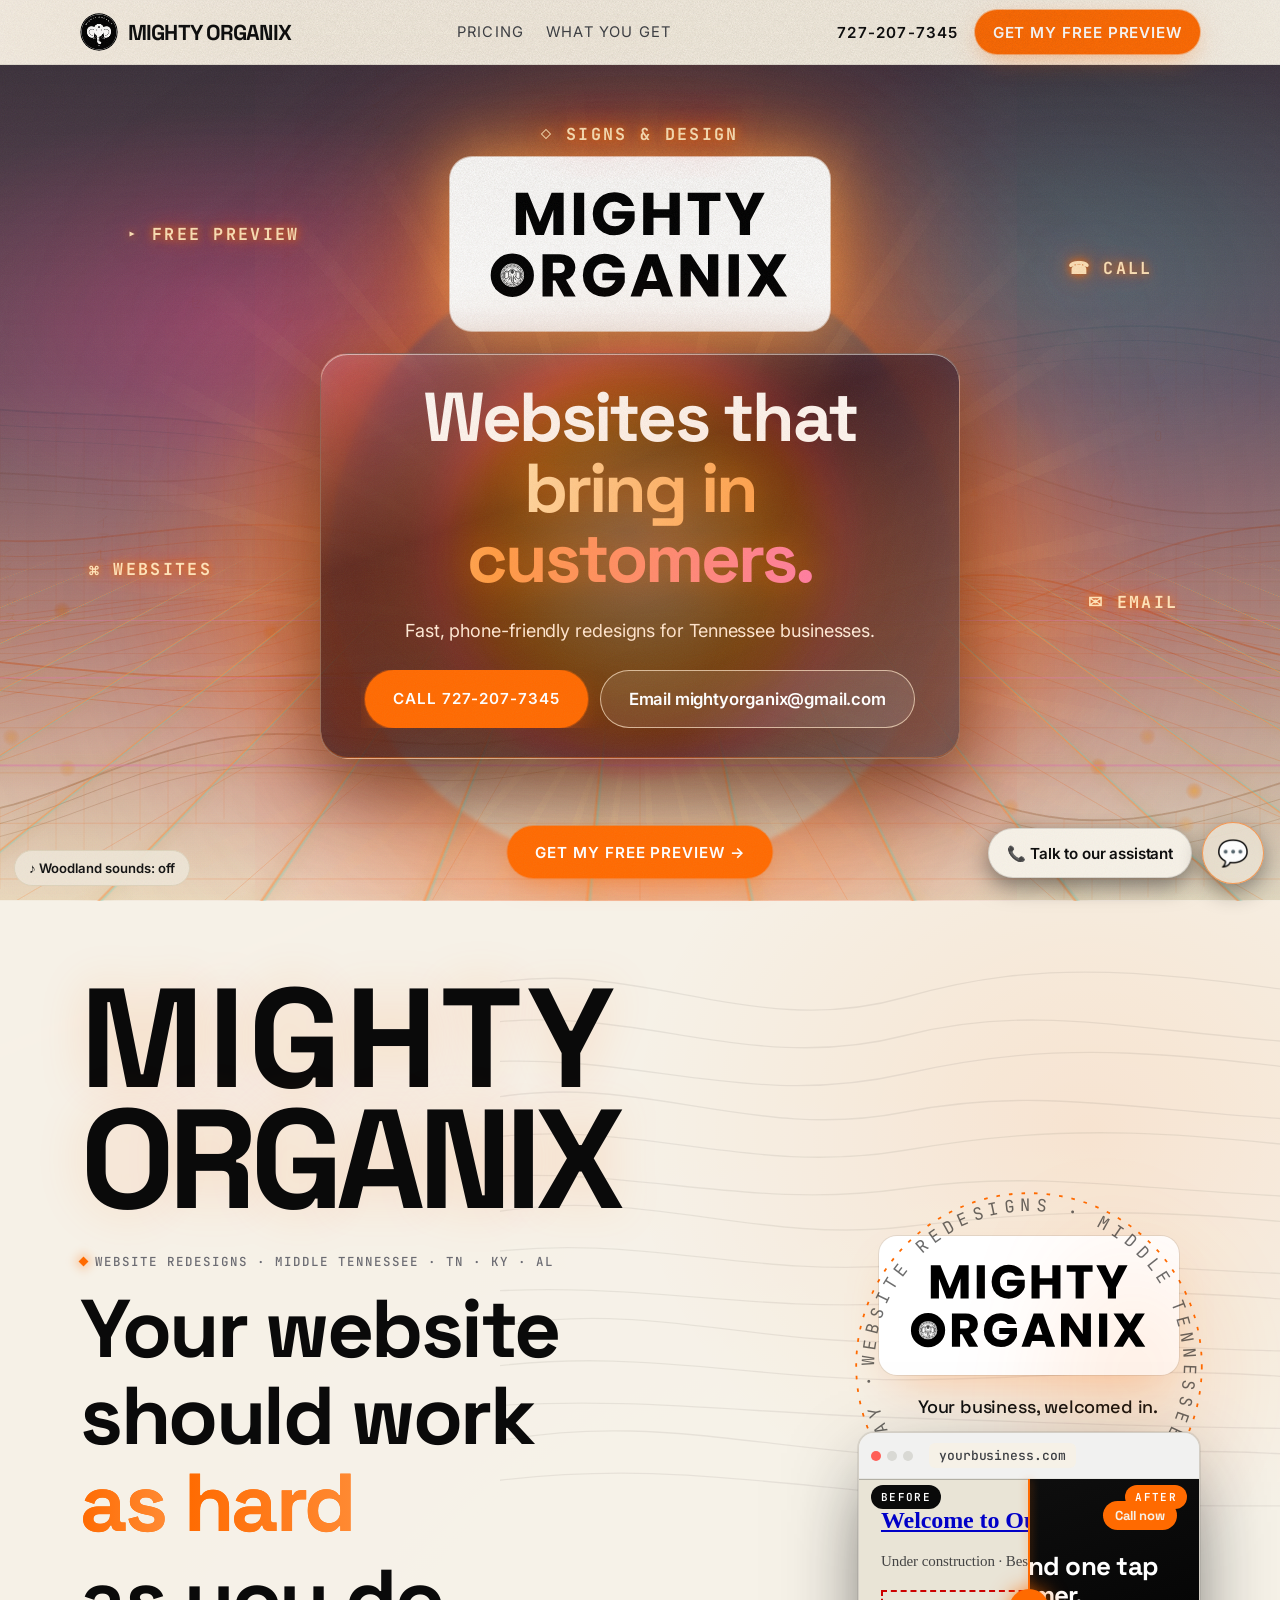
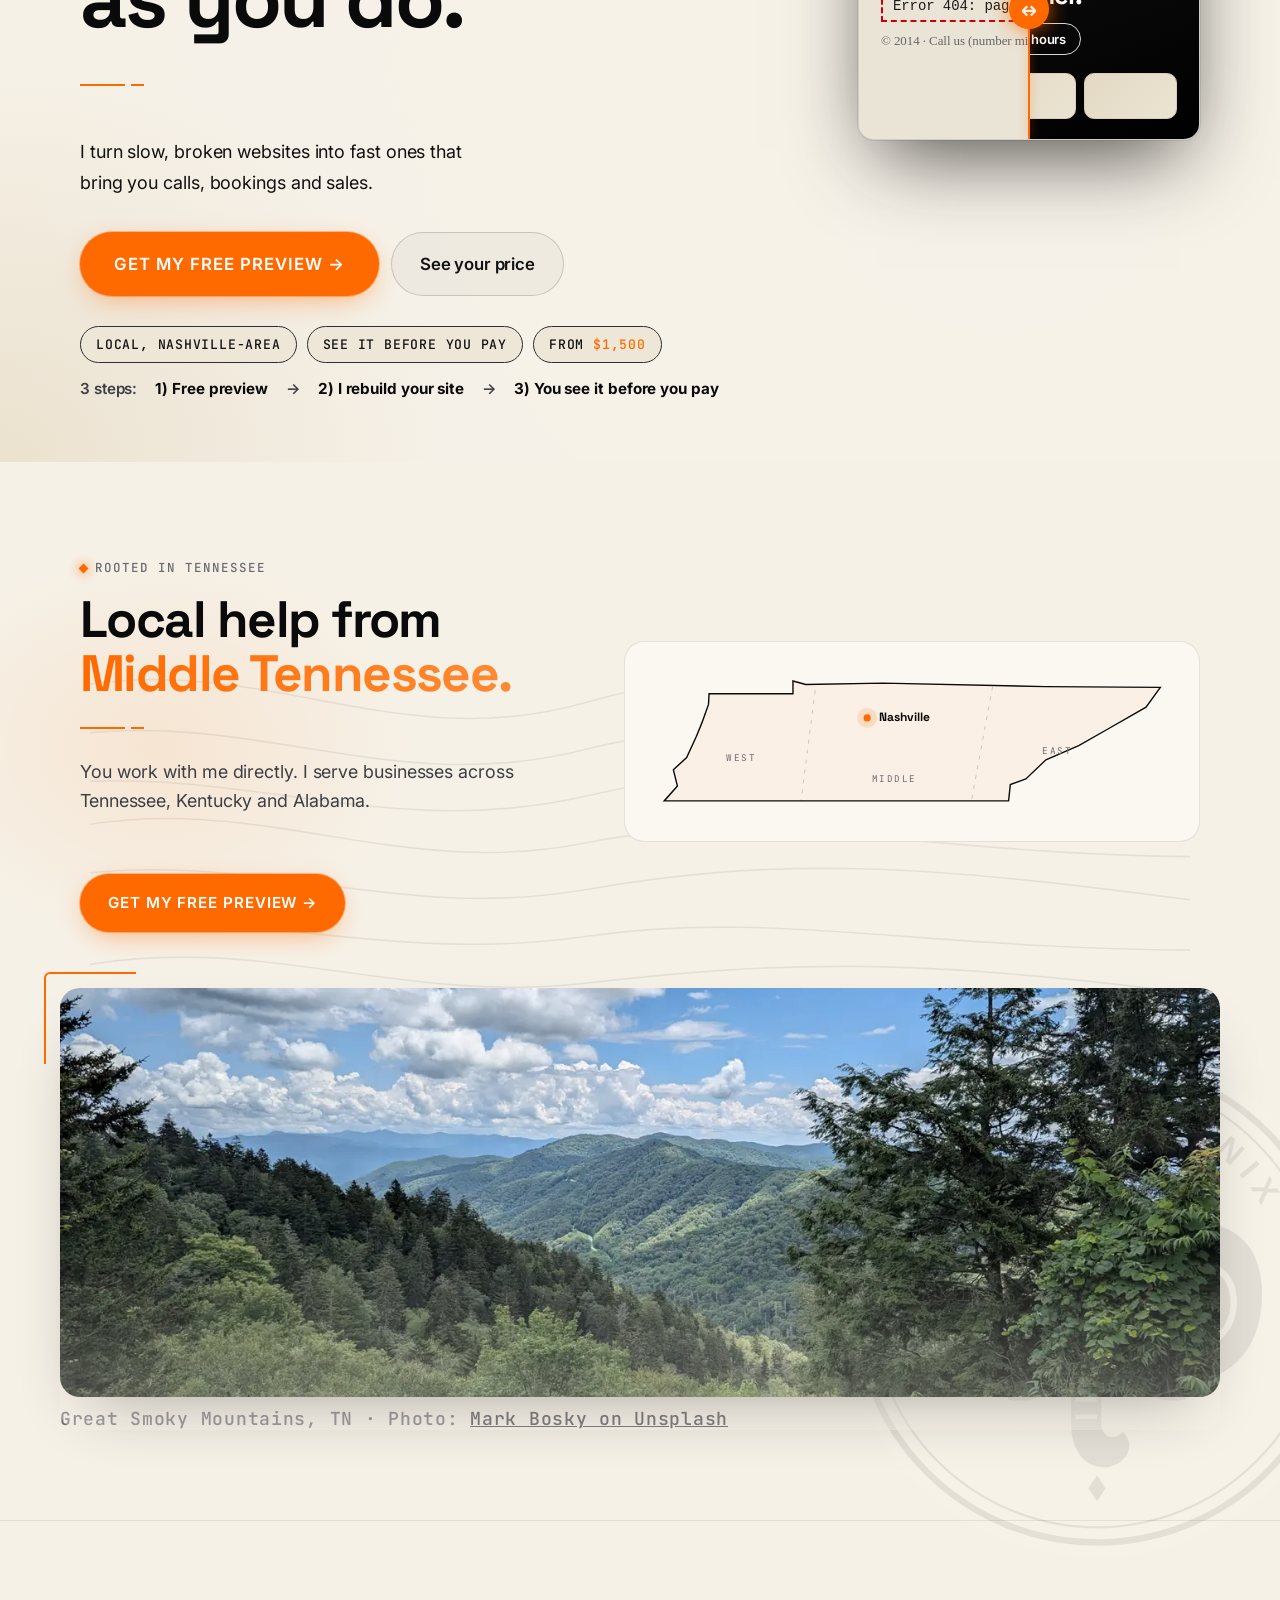
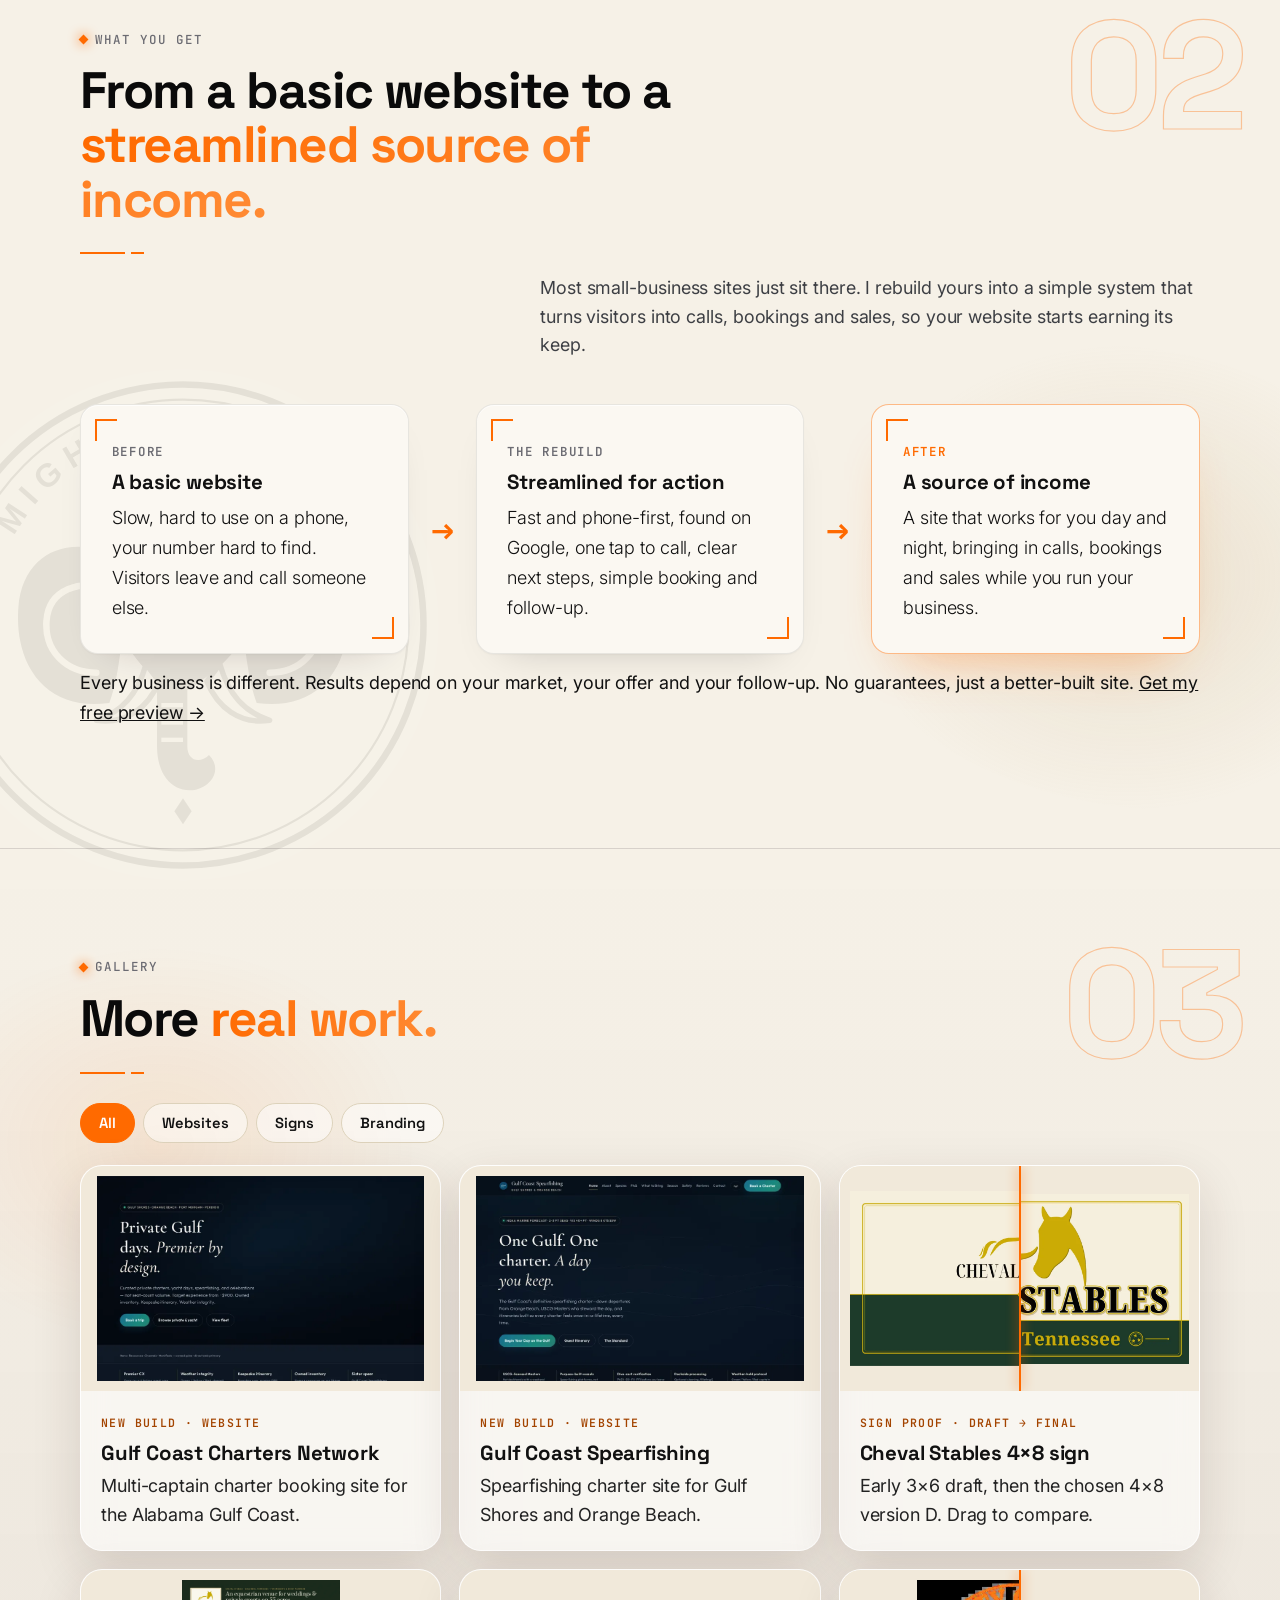
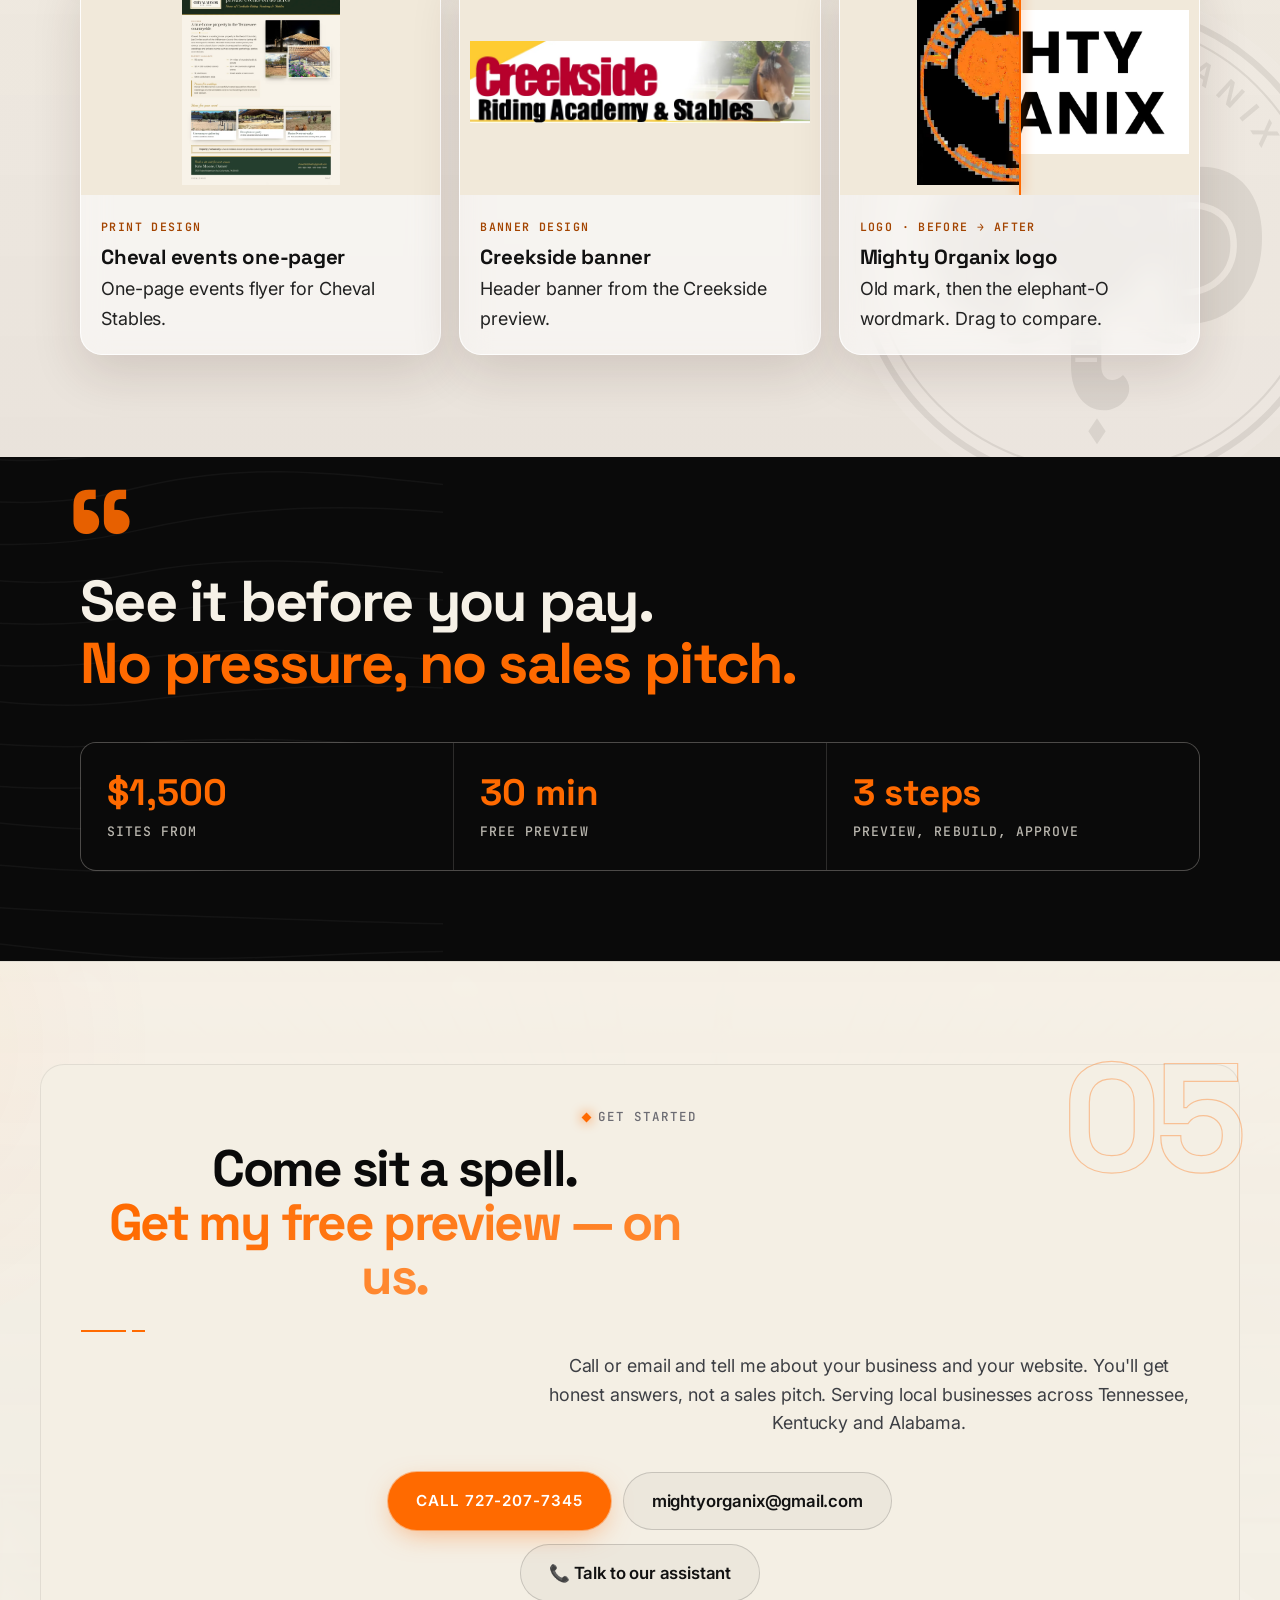
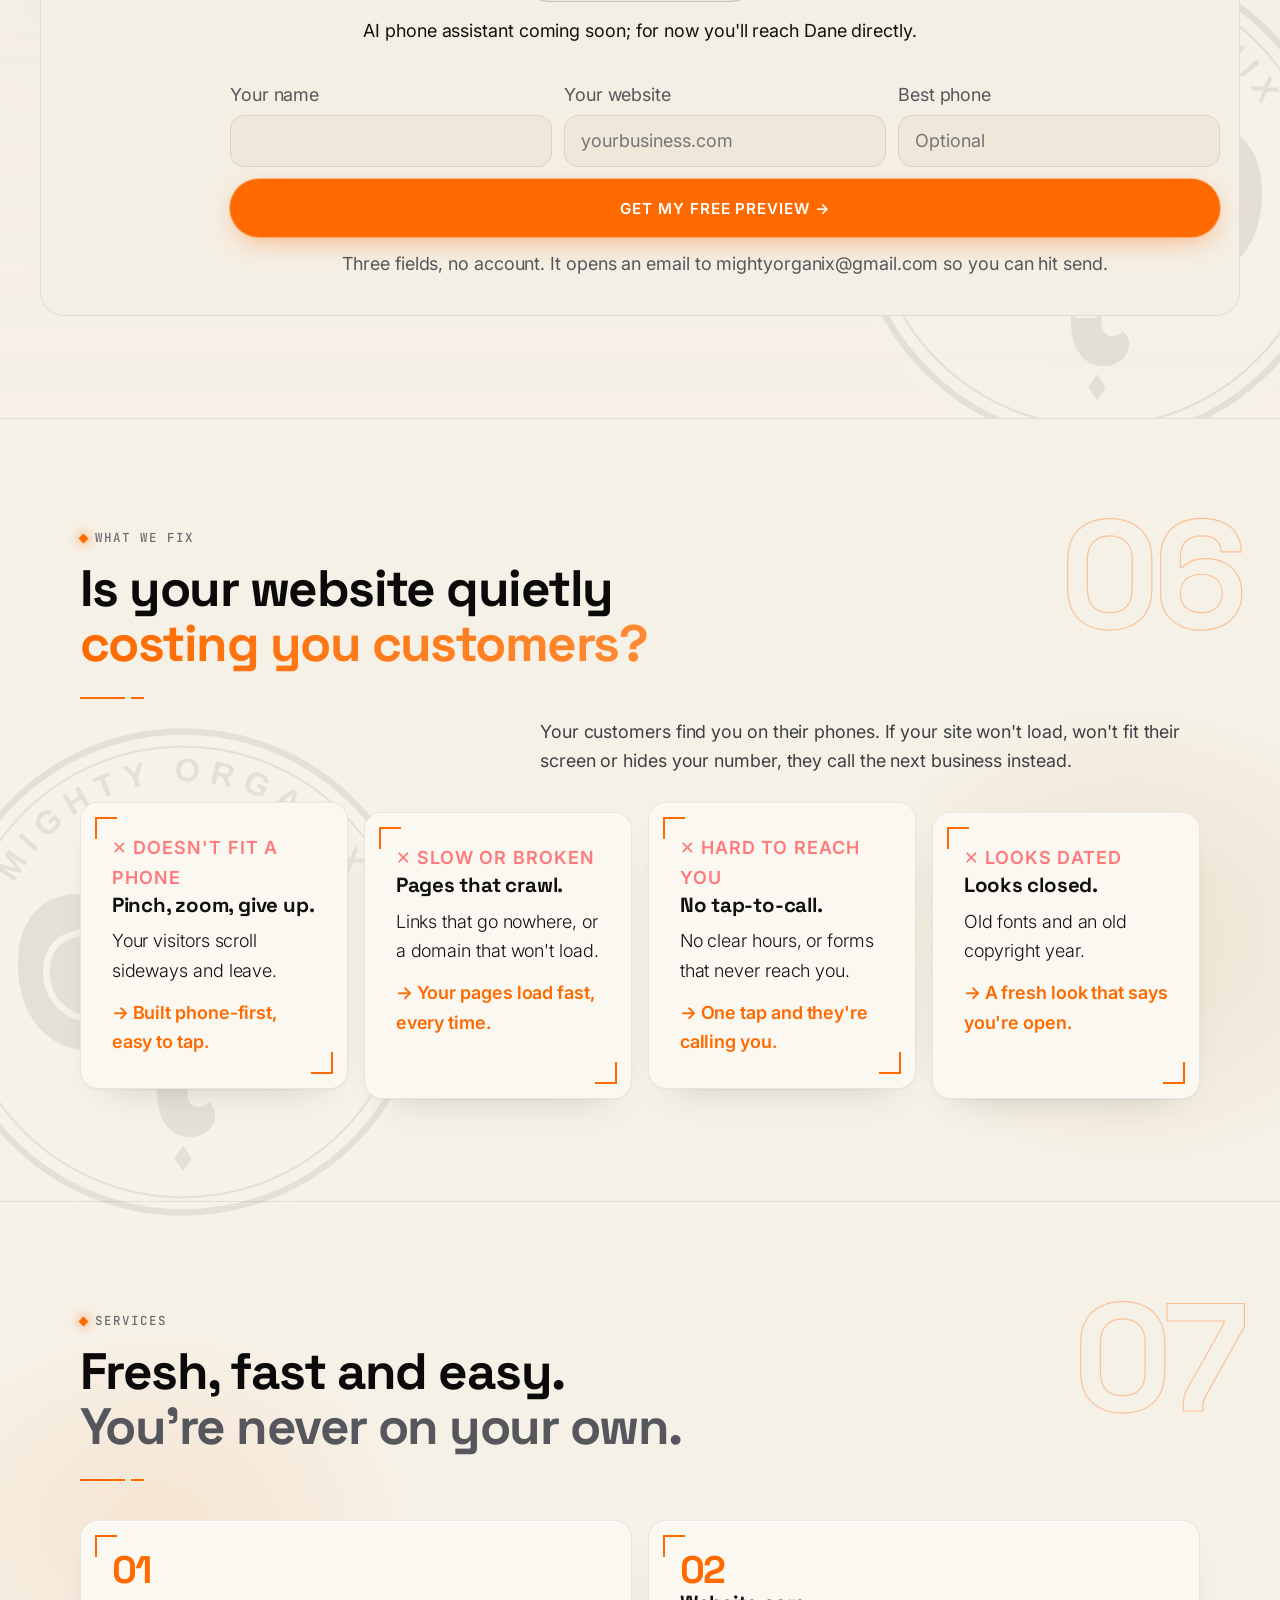
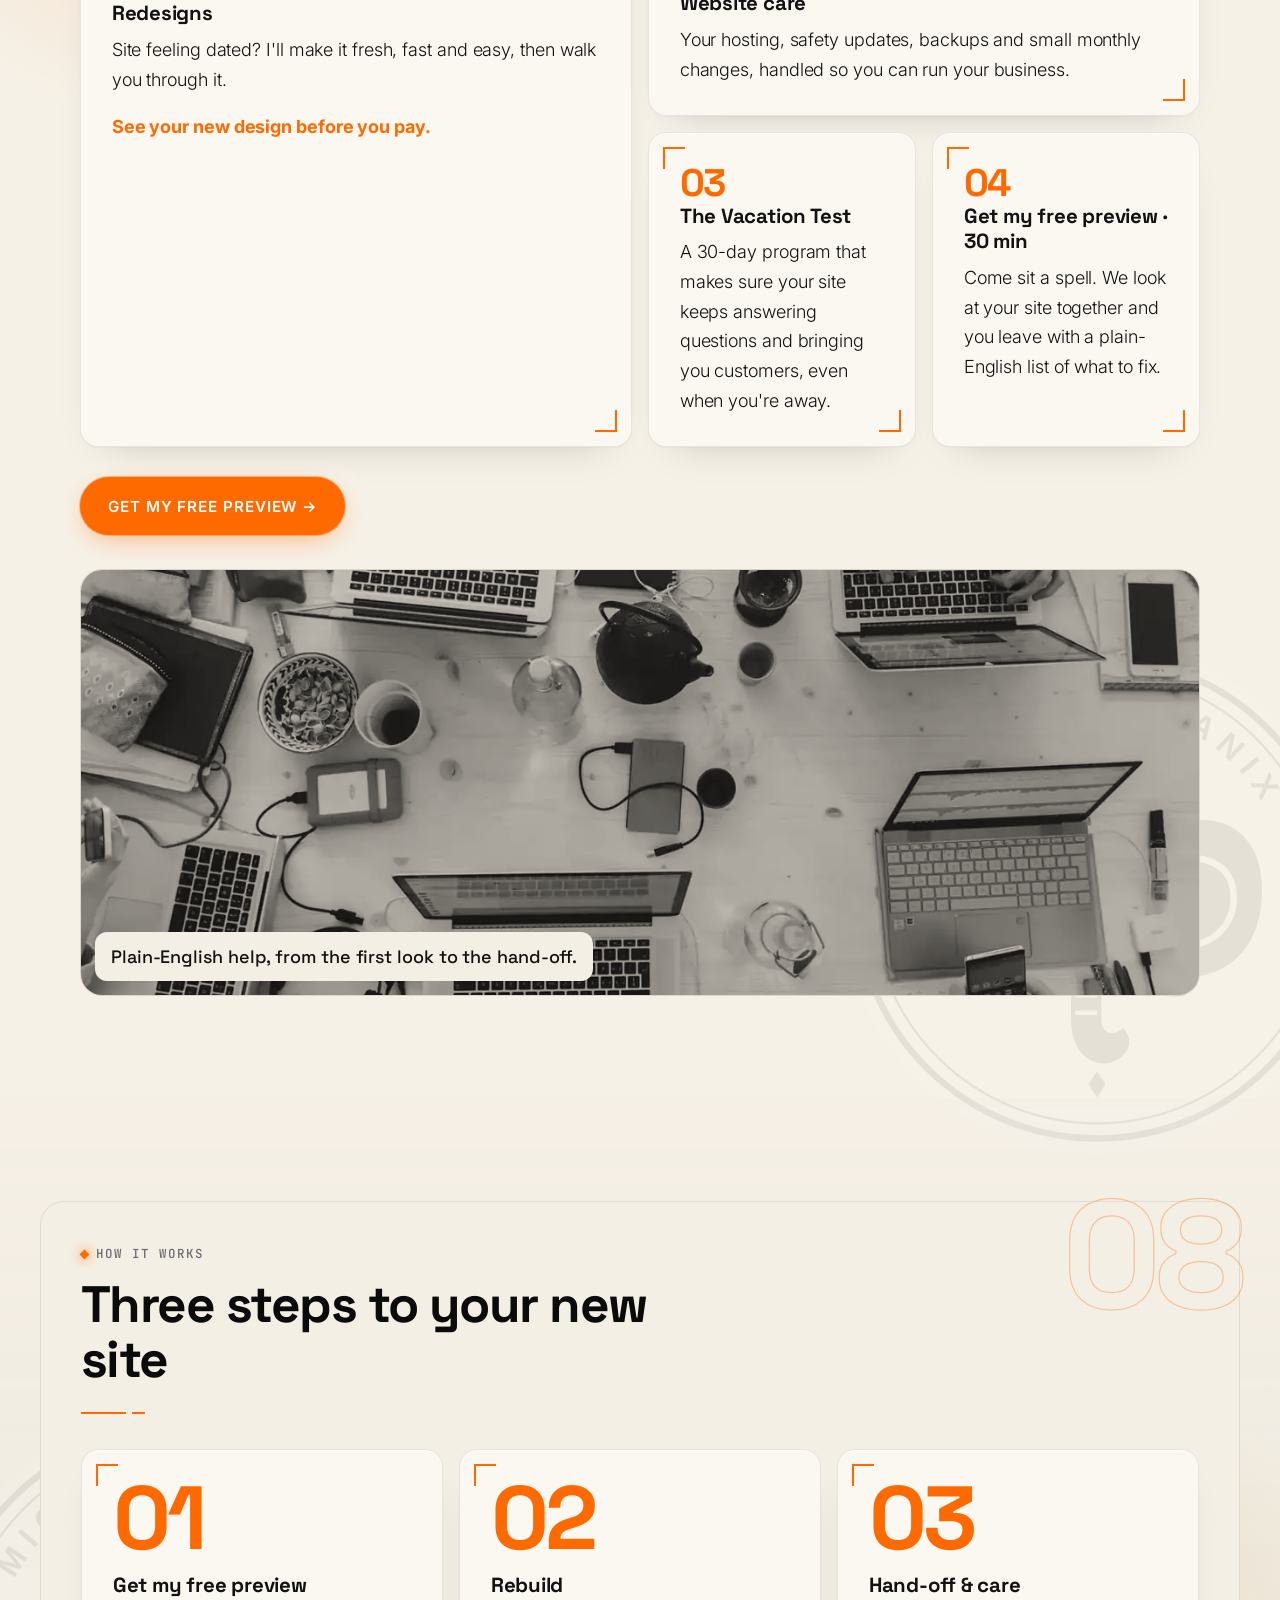
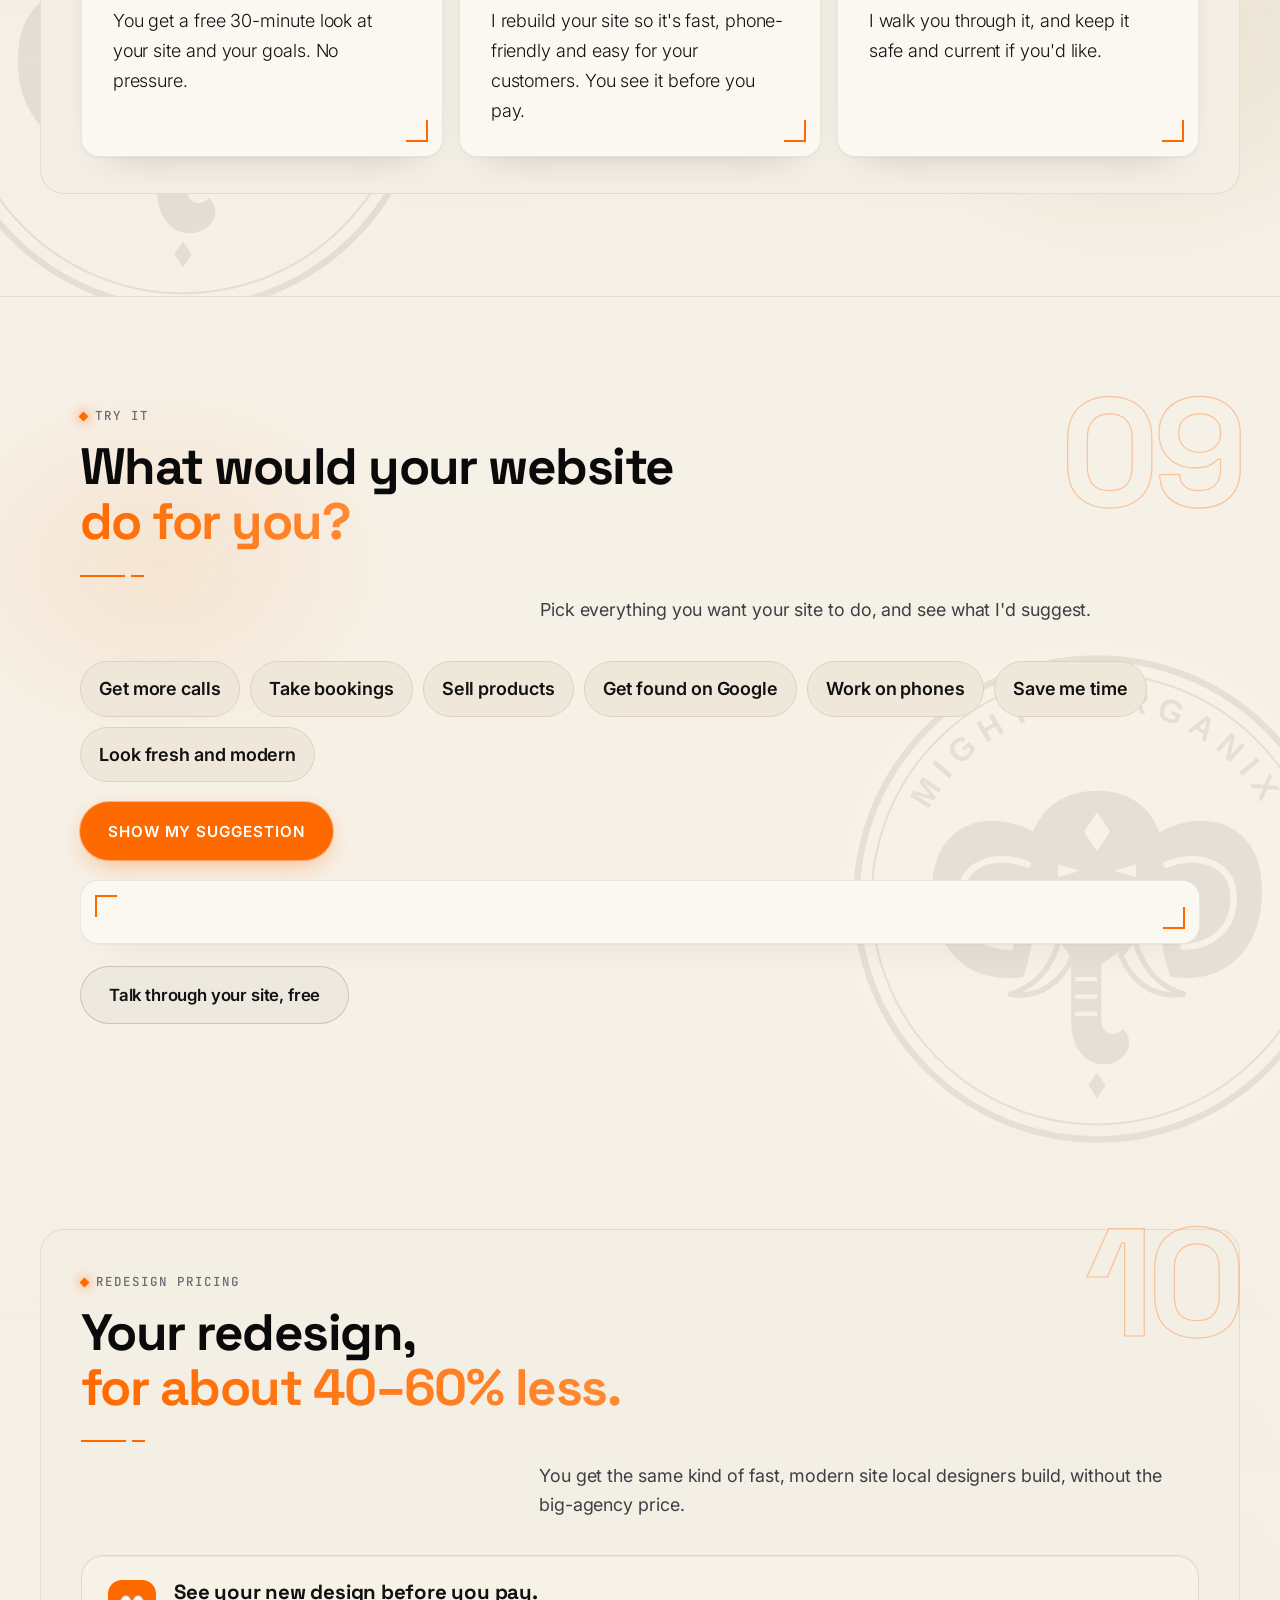
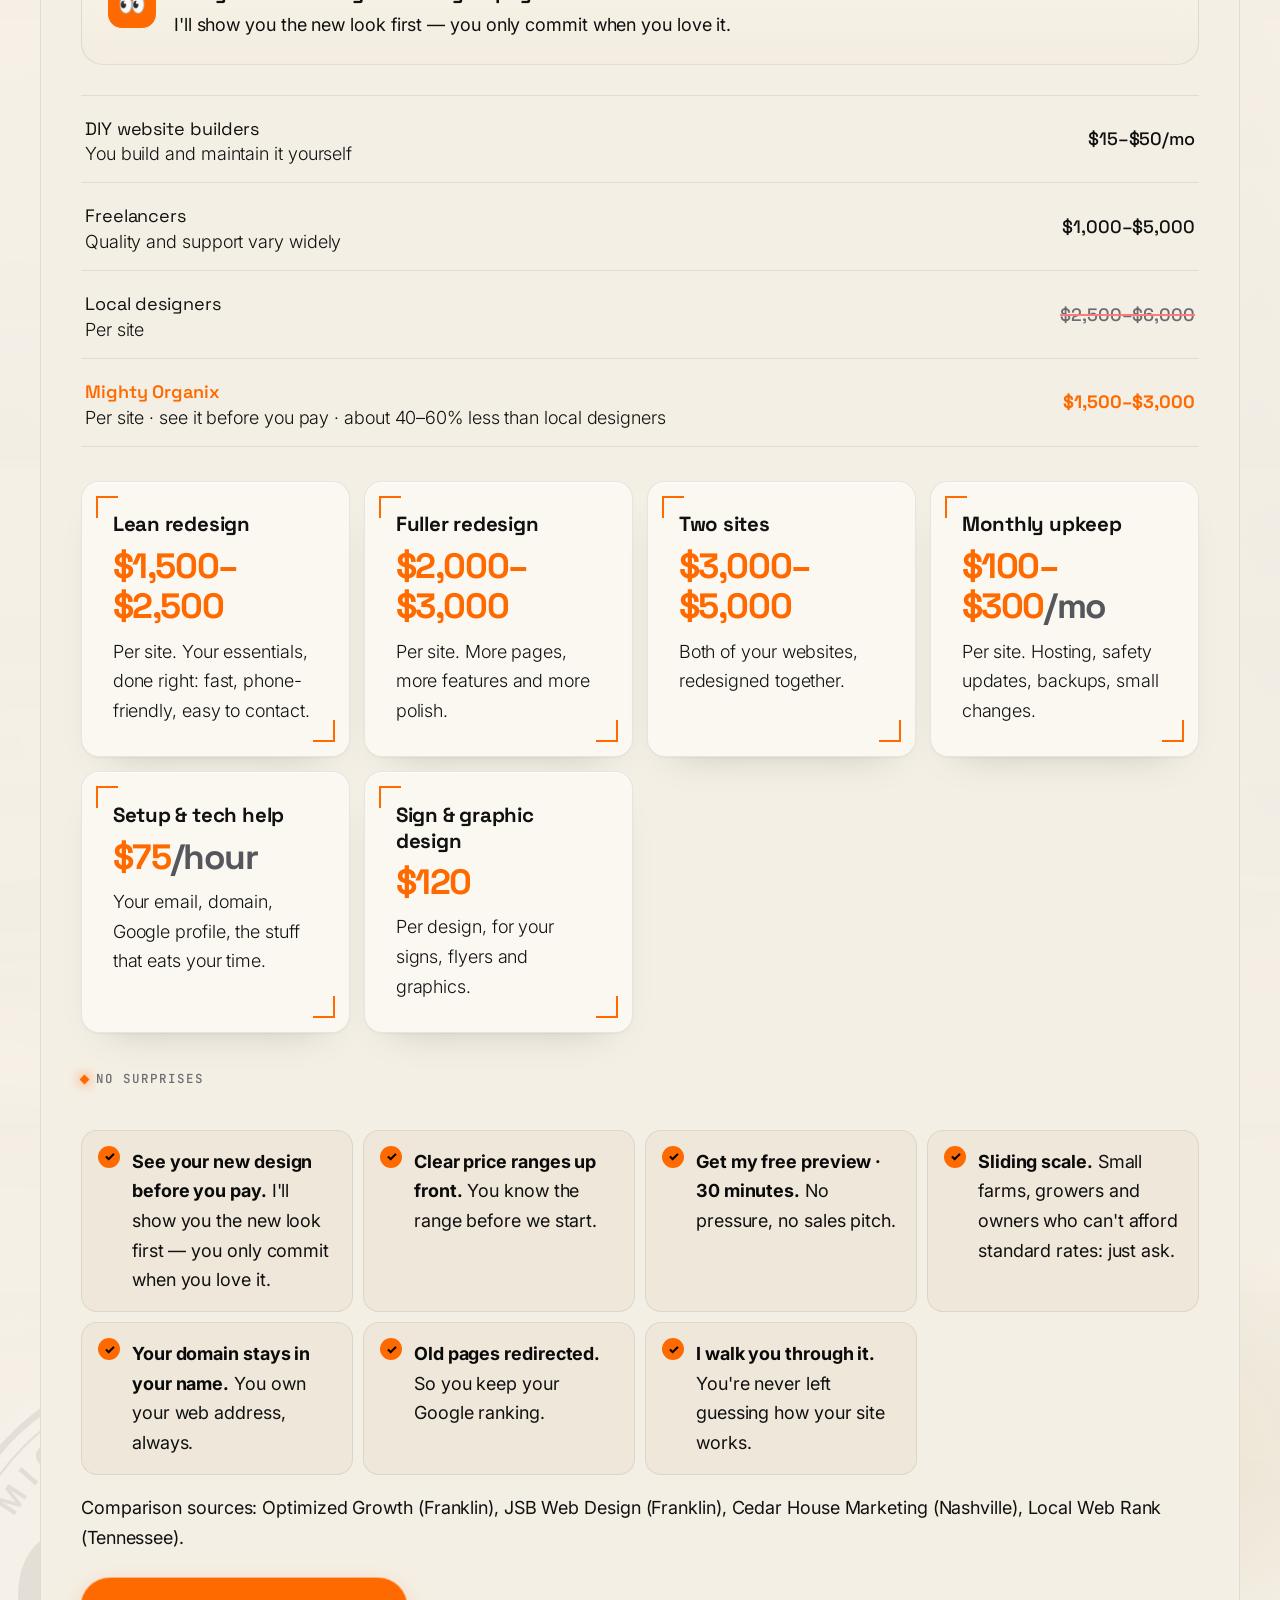
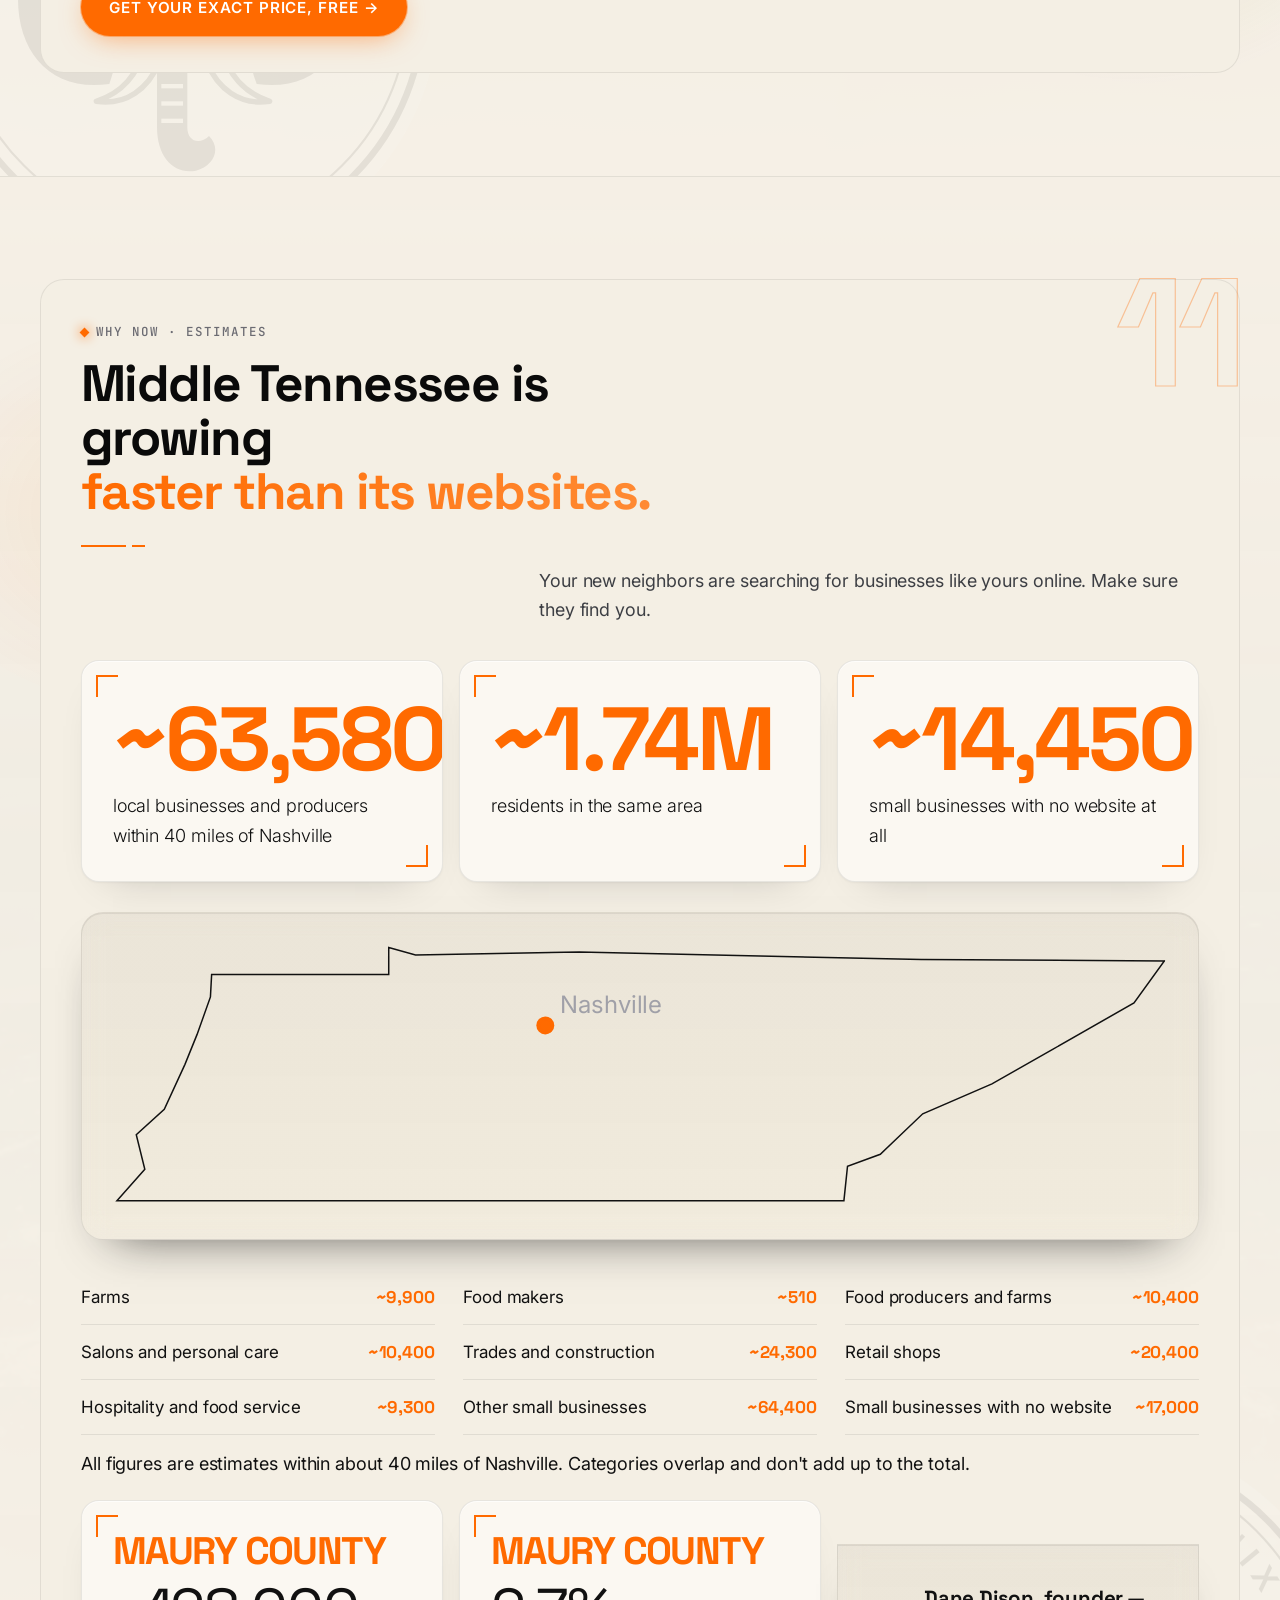
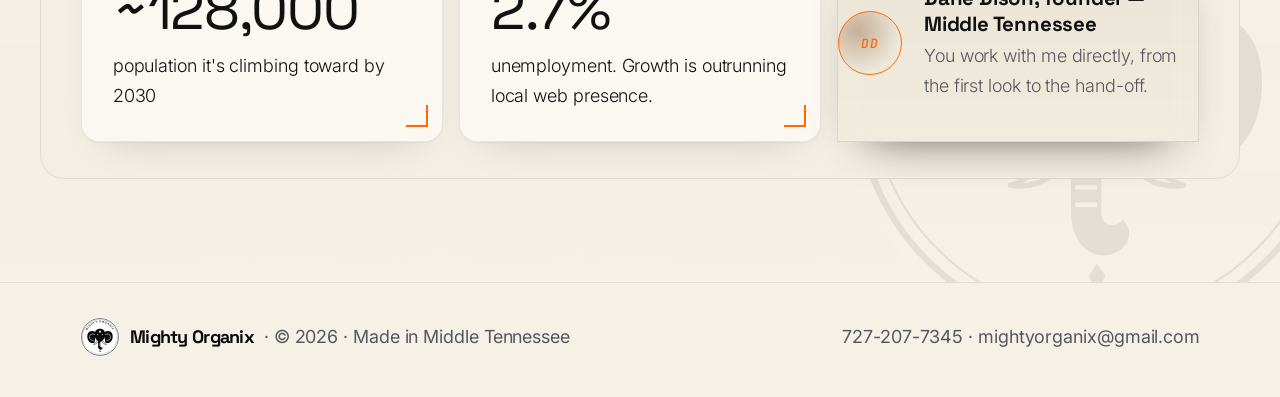
<file: alt2.html>
<!doctype html><html lang="en"><head><meta name="robots" content="noindex"><meta charset="utf-8"><meta name="viewport" content="width=device-width,initial-scale=1"><title>Mighty Organix · Website redesigns for local businesses · Nashville · Preview: Cream</title><meta name="description" content="Mighty Organix turns broken, slow, phone-unfriendly websites into fast ones that bring in customers. Local businesses across Tennessee, Kentucky and Alabama."><meta name="theme-color" content="#f6f1e7"><link rel="preload" as="image" href="assets/img/elephant-v2.svg"><link rel="preconnect" href="https://fonts.googleapis.com"><link rel="preconnect" href="https://fonts.gstatic.com" crossorigin><link href="https://fonts.googleapis.com/css2?family=Inter:wght@400;500;600&family=Space+Grotesk:wght@500;700&family=JetBrains+Mono:wght@500&display=swap" rel="stylesheet" media="print" onload="this.media='all'"><script>document.documentElement.classList.add("js");setTimeout(function(){document.querySelectorAll(".rv").forEach(function(e){e.classList.add("in")})},2500)</script><style>:root{--bg:#f6f1e7;--c1:#ede5d5;--c2:#e5dbc7;--c3:#d5c9b0;--line:#ddd3be;--mut:#111111;--tx:#111111;--o:#ff6a00;--o2:#ff7a1a}*{box-sizing:border-box}html,body{overflow-x:clip;max-width:100%}html{scroll-behavior:smooth}body{margin:0;background:var(--bg);color:var(--tx);font:16px/1.6 Inter,system-ui,sans-serif;-webkit-font-smoothing:antialiased}body:before{content:"";position:fixed;inset:0;pointer-events:none;z-index:60;opacity:.06;background:url("data:image/svg+xml,%3Csvg xmlns='http://www.w3.org/2000/svg' width='160' height='160'%3E%3Cfilter id='n'%3E%3CfeTurbulence type='fractalNoise' baseFrequency='.9' numOctaves='3'/%3E%3C/filter%3E%3Crect width='100%25' height='100%25' filter='url(%23n)'/%3E%3C/svg%3E")}a{color:inherit}.w{max-width:1200px;margin:0 auto;padding:0 20px}h1,h2,h3,.disp{font-family:"Space Grotesk",system-ui,sans-serif;letter-spacing:-.03em}h1{font-size:clamp(2.9rem,11vw,7.6rem);line-height:1.02;padding-bottom:.12em;margin:0;font-weight:700}h2{font-size:clamp(2rem,6.5vw,4rem);line-height:1.08;padding-bottom:.08em;margin:0 0 14px;font-weight:700}h3{font-size:1.3rem;line-height:1.25;margin:0 0 8px}.o{color:var(--o)}.mut{color:var(--mut)}.tag{display:inline-flex;gap:8px;align-items:center;font:500 .78rem/1 "Space Grotesk",sans-serif;letter-spacing:.18em;text-transform:uppercase;color:var(--mut);margin-bottom:18px}.tag:before{content:"";width:8px;height:8px;border-radius:50%;background:var(--o);box-shadow:0 0 12px var(--o)}nav{position:sticky;top:0;z-index:40;background:rgba(246,241,231,.75);backdrop-filter:blur(14px);border-bottom:1px solid var(--line)}nav .w{display:flex;align-items:center;justify-content:space-between;height:64px;gap:14px}nav .brand,nav .b{white-space:nowrap}@media(max-width:420px){nav .b.sm{padding:0 14px;font-size:.85rem}}nav .brand{font:700 1.15rem "Space Grotesk",sans-serif;text-decoration:none;display:flex;align-items:center;gap:10px}nav .brand img{width:30px;height:30px}nav .links{display:flex;gap:22px;font-size:.92rem;color:var(--mut)}nav .links a{text-decoration:none}nav .links a:hover{color:var(--tx)}@media(max-width:820px){nav .links{display:none}}.b{display:inline-flex;align-items:center;justify-content:center;gap:10px;min-height:58px;padding:0 28px;border-radius:999px;font:700 1.05rem "Space Grotesk",sans-serif;text-decoration:none;border:0;cursor:pointer;transition:transform .2s,box-shadow .3s,background .2s}.b.p{background:var(--o);color:#f6f1e7;box-shadow:0 0 0 0 rgba(255,106,0,.5),0 10px 30px rgba(255,106,0,.35)}.b.p:hover{background:var(--o2);box-shadow:0 0 0 6px rgba(255,106,0,.15),0 14px 40px rgba(255,106,0,.5)}.b.s{background:transparent;color:var(--tx);border:1.5px solid var(--c3)}.b.s:hover{border-color:var(--o);color:var(--o)}.b.sm{min-height:44px;padding:0 18px;font-size:.92rem}.hero{position:relative;padding:90px 0 70px;overflow:hidden;isolation:isolate}.hero .glow{position:absolute;z-index:-1;width:900px;height:900px;right:-320px;top:-360px;background:radial-gradient(closest-side,rgba(255,106,0,.45),rgba(255,106,0,.08) 60%,transparent);filter:blur(30px);animation:float 14s ease-in-out infinite alternate}.hero .glow.two{left:-380px;right:auto;top:auto;bottom:-520px;background:radial-gradient(closest-side,rgba(255,138,51,.22),transparent);animation-duration:18s}@keyframes float{to{transform:translate(-60px,50px) scale(1.08)}}.hero .logo{position:absolute;z-index:-1;right:-140px;top:50%;width:min(720px,90vw);aspect-ratio:1;transform:translateY(-50%);background:url(assets/img/elephant-v2.svg) center/contain no-repeat;opacity:.1;animation:spin 160s linear infinite}@keyframes spin{to{transform:translateY(-50%) rotate(360deg)}}@media(max-width:700px){.hero .logo{right:-35%;opacity:.12}}.hero .hh .ln{display:block}.hero .hh em{font-style:normal;background:linear-gradient(95deg,var(--o),#ff8a33 60%,var(--o));-webkit-background-clip:text;background-clip:text;color:transparent;padding-bottom:.12em}.hero p.l{font-size:clamp(1.08rem,2.6vw,1.35rem);color:#111111;max-width:640px;margin:26px 0 34px}.btns{display:flex;flex-wrap:wrap;gap:12px}.trust{margin-top:26px;display:flex;flex-wrap:wrap;gap:8px 22px;font-size:.92rem;color:var(--mut)}.trust span:before{content:"✓ ";color:var(--o);font-weight:700}@media(max-width:480px){.btns .b{width:100%}}.mq{border-block:1px solid var(--line);background:var(--c1);overflow:hidden;white-space:nowrap;padding:18px 0}.mq .t{display:inline-flex;gap:38px;animation:mq 32s linear infinite;font:700 clamp(1.3rem,3.5vw,2rem) "Space Grotesk",sans-serif;color:#111111;padding-right:38px}.mq .t span:nth-child(odd){color:var(--o)}@keyframes mq{to{transform:translateX(-50%)}}section{padding:96px 0;position:relative}@media(max-width:600px){section{padding:68px 0}}.lead{font-size:1.12rem;color:#111111;max-width:680px;margin:0 0 36px}.card{background:linear-gradient(180deg,var(--c2),var(--c1));border:1px solid var(--line);border-radius:22px;padding:26px;position:relative;overflow:hidden;transition:transform .35s cubic-bezier(.2,.8,.2,1),border-color .3s,box-shadow .35s}.card:hover{transform:translateY(-5px);border-color:rgba(255,106,0,.55);box-shadow:0 20px 50px rgba(20,20,20,.5),0 0 0 1px rgba(255,106,0,.15),0 0 40px rgba(255,106,0,.12)}.card p{color:#111111;margin:0}.num{font:700 .85rem "Space Grotesk",sans-serif;color:var(--o);letter-spacing:.1em}.bento{display:grid;gap:16px;grid-template-columns:repeat(4,1fr)}.bento .x2{grid-column:span 2}.bento .tall{grid-row:span 2}@media(max-width:900px){.bento{grid-template-columns:1fr 1fr}}@media(max-width:600px){.bento{grid-template-columns:1fr}.bento .x2{grid-column:auto}.bento .tall{grid-row:auto}}.card.hot{background:radial-gradient(120% 90% at 100% 0%,rgba(255,106,0,.28),transparent 55%),linear-gradient(180deg,var(--c2),var(--c1))}.fixgrid{display:grid;gap:16px;grid-template-columns:repeat(auto-fit,minmax(250px,1fr))}.fixgrid .bad{color:#ff7a7a;font-weight:600;font-size:.86rem;letter-spacing:.06em;text-transform:uppercase}.fixgrid .good{color:var(--o);font-weight:600;margin-top:12px!important}.ba{position:relative;border-radius:22px;overflow:hidden;border:1px solid var(--line);aspect-ratio:16/10;max-height:560px;width:100%;user-select:none;touch-action:pan-y;background:#111}@media(max-width:600px){.ba{aspect-ratio:3/4}}.ba .pane{position:absolute;inset:0;padding:22px;font-family:Inter,sans-serif}.ba .after{background:linear-gradient(160deg,#18181b,#f1eadd)}.ba .before{background:#d8d4c8;color:#e6e6e2;font-family:"Times New Roman",serif;clip-path:inset(0 calc(100% - var(--x,50%)) 0 0)}.ba .before .mar{background:#00f;color:#ff0;padding:4px 8px;font-size:13px;white-space:nowrap;overflow:hidden}.ba .before h4{font-size:15px;margin:14px 0 6px;color:#00e;text-decoration:underline}.ba .before p{font-size:10px;line-height:1.3;margin:0 0 6px}.ba .before .err{display:inline-block;border:2px solid #c00;color:#c00;font:bold 11px monospace;padding:6px 8px;margin-top:8px}.ba .before .tiny{font-size:8px;color:#666}.ba .before .wide{width:160%;height:14px;background:repeating-linear-gradient(90deg,#999 0 30px,#bbb 30px 60px);margin:10px 0}.ba .after .bar{display:flex;justify-content:space-between;align-items:center;font:700 14px "Space Grotesk",sans-serif}.ba .after .bar i{font-style:normal;background:var(--o);color:#000;border-radius:999px;padding:6px 12px;font-size:12px}.ba .after .big{font:700 clamp(22px,4.5vw,46px)/1.08 "Space Grotesk",sans-serif;margin:24px 0 12px;padding-bottom:.08em;max-width:80%}.ba .after .row{display:flex;gap:10px;flex-wrap:wrap}.ba .after .row b{background:var(--o);color:#000;border-radius:999px;padding:10px 16px;font:700 13px "Space Grotesk"}.ba .after .row s{text-decoration:none;border:1px solid #444;border-radius:999px;padding:10px 16px;font-size:13px}.ba .after .tiles{display:grid;grid-template-columns:repeat(3,1fr);gap:8px;margin-top:20px}.ba .after .tiles div{height:64px;border-radius:12px;background:#222226;border:1px solid #d9d9d4}.ba .after .tiles div:first-child{background:linear-gradient(135deg,rgba(255,106,0,.5),#e6e6e2)}.ba .lbl{position:absolute;top:14px;font:700 11px "Space Grotesk";letter-spacing:.15em;padding:6px 10px;border-radius:999px;z-index:3}.ba .lbl.l{left:14px;background:#000;color:#0a0a0a}.ba .lbl.r{right:14px;background:var(--o);color:#000}.ba .h{position:absolute;top:0;bottom:0;left:var(--x,50%);width:2px;background:var(--o);box-shadow:0 0 18px var(--o);z-index:4;transform:translateX(-1px)}.ba .h:after{content:"⟷";position:absolute;top:50%;left:50%;transform:translate(-50%,-50%);width:46px;height:46px;border-radius:50%;background:var(--o);color:#000;display:grid;place-items:center;font-weight:700;box-shadow:0 0 24px rgba(255,106,0,.7)}.ba input{position:absolute;inset:0;width:100%;height:100%;opacity:0;cursor:ew-resize;z-index:5;margin:0}.steps{display:grid;gap:16px;grid-template-columns:repeat(auto-fit,minmax(250px,1fr));counter-reset:s}.steps .card .n{font:700 4.2rem/1 "Space Grotesk";color:transparent;-webkit-text-stroke:1.5px var(--o);display:block;margin-bottom:12px;padding-bottom:.05em}.chips{display:flex;flex-wrap:wrap;gap:10px;margin:0 0 20px}.chips label{cursor:pointer}.chips input{position:absolute;opacity:0}.chips span{display:inline-block;padding:12px 18px;border-radius:999px;border:1.5px solid var(--c3);background:var(--c1);font-weight:600;transition:.2s}.chips span:hover{border-color:#555}.chips input:checked+span{background:var(--o);color:#000;border-color:var(--o);box-shadow:0 0 22px rgba(255,106,0,.45)}.chips input:focus-visible+span{outline:2px solid #0a0a0a;outline-offset:2px}#out{display:none;margin-top:20px}#out.on{display:block;animation:up .4s ease}@keyframes up{from{opacity:0;transform:translateY(10px)}}.promise{display:flex;gap:18px;align-items:flex-start;border:1px solid rgba(255,106,0,.6);background:linear-gradient(110deg,rgba(255,106,0,.18),rgba(255,106,0,.04) 60%);border-radius:22px;padding:24px 26px;margin:0 0 30px;box-shadow:0 0 40px rgba(255,106,0,.12)}.promise .ic{flex:none;width:48px;height:48px;border-radius:14px;background:var(--o);color:#000;display:grid;place-items:center;font-size:1.4rem}.promise h3{margin:0 0 4px;font-size:1.45rem}.promise p{margin:0;color:#111111}.vs{display:grid;grid-template-columns:1fr 1.25fr;gap:16px;margin-bottom:22px}@media(max-width:600px){.vs{grid-template-columns:1fr}}.vs .them{opacity:.75}.vs .them .amt{color:#6b6b72;text-decoration:line-through;text-decoration-color:#ff7a7a;text-decoration-thickness:3px}.vs .us{border-color:rgba(255,106,0,.7);background:radial-gradient(120% 100% at 100% 0%,rgba(255,106,0,.3),transparent 60%),var(--c2)}.amt{font:700 clamp(2.2rem,6vw,3.6rem)/1.1 "Space Grotesk";letter-spacing:-.03em;margin:6px 0;padding-bottom:.06em}.us .amt{color:var(--o);text-shadow:0 0 30px rgba(255,106,0,.35)}.save{display:inline-block;background:var(--o);color:#000;font:700 .8rem "Space Grotesk";padding:5px 10px;border-radius:999px;letter-spacing:.06em}.plist{display:grid;gap:14px;grid-template-columns:repeat(auto-fit,minmax(230px,1fr))}.plist .card .pr{font:700 1.9rem/1.15 "Space Grotesk";color:var(--tx);margin:4px 0 8px;padding-bottom:.05em}.plist .card .pr small{font-size:.95rem;color:var(--mut)}.plist .feat{border-color:rgba(255,106,0,.5)}.check{list-style:none;padding:0;margin:26px 0 0;display:grid;gap:10px;grid-template-columns:repeat(auto-fit,minmax(260px,1fr))}.check li{padding:16px 18px 16px 50px;position:relative;background:var(--c1);border:1px solid var(--line);border-radius:16px;color:#111111}.check li:before{content:"✓";position:absolute;left:16px;top:15px;width:22px;height:22px;border-radius:50%;background:var(--o);color:#000;font-weight:800;display:grid;place-items:center;font-size:.8rem}.check li b{color:#0a0a0a}.src{font-size:.84rem;color:#111111;margin-top:18px}.stats{display:grid;gap:16px;grid-template-columns:repeat(3,1fr)}@media(max-width:700px){.stats{grid-template-columns:1fr}}.stat{font:700 clamp(3rem,8vw,5rem)/1.05 "Space Grotesk";letter-spacing:-.04em;padding-bottom:.06em;background:linear-gradient(180deg,#0a0a0a,#9a9aa2);-webkit-background-clip:text;background-clip:text;color:transparent}.stat.o2{background:linear-gradient(180deg,var(--o2),var(--o));-webkit-background-clip:text;background-clip:text}.tnwrap{margin:30px 0;padding:24px;border:1px solid var(--line);border-radius:22px;background:var(--c1)}.tn{width:100%;height:auto;display:block}.tn .dot{fill:rgba(255,106,0,.35);animation:ping 2.4s ease-out infinite;transform-origin:center;transform-box:fill-box}@keyframes ping{0%{transform:scale(1);opacity:1}100%{transform:scale(4);opacity:0}}.tbl{display:grid;grid-template-columns:repeat(auto-fit,minmax(260px,1fr));gap:0 28px;margin-top:10px}.tbl div{display:flex;justify-content:space-between;padding:13px 0;border-bottom:1px solid var(--line)}.tbl b{font-family:"Space Grotesk";color:var(--o)}.note{font-size:.85rem;color:#111111;margin-top:14px}.maury{display:grid;grid-template-columns:repeat(auto-fit,minmax(240px,1fr));gap:16px;margin-top:22px}.cta{text-align:center;overflow:hidden;isolation:isolate}.cta:before{content:"";position:absolute;z-index:-1;left:50%;top:50%;width:900px;height:600px;transform:translate(-50%,-50%);background:radial-gradient(closest-side,rgba(255,106,0,.32),transparent)}.cta h2{font-size:clamp(2.4rem,8vw,5.4rem)}.cta .btns{justify-content:center}.cta .lead{margin:0 auto 34px}footer{border-top:1px solid var(--line);padding:34px 0 40px;color:var(--mut);font-size:.92rem}footer .w{display:flex;flex-wrap:wrap;gap:12px 28px;justify-content:space-between;align-items:center}footer a{text-decoration:none}footer a:hover{color:var(--o)}.mbar{display:none}@media(max-width:700px){.mbar{display:flex;position:fixed;left:0;right:0;bottom:0;z-index:45;gap:8px;padding:10px;background:rgba(246,241,231,.92);backdrop-filter:blur(12px);border-top:1px solid var(--line)}.mbar .b{flex:1;min-height:52px;padding:0 10px}body{padding-bottom:78px}}#snd{position:fixed;left:14px;bottom:14px;z-index:46;border:1px solid var(--c3);background:rgba(239,232,218,.85);backdrop-filter:blur(10px);color:#111111;border-radius:999px;padding:9px 14px;font:600 .82rem Inter,sans-serif;cursor:pointer}#snd[aria-pressed=true]{border-color:var(--o);color:var(--o)}#mo-chat-btn{position:fixed;right:16px;bottom:16px;z-index:47;width:62px;height:62px;border-radius:50%;border:1px solid rgba(255,106,0,.6);background:rgba(239,232,218,.7);backdrop-filter:blur(14px);color:var(--o);font-size:1.6rem;cursor:pointer;box-shadow:0 0 26px rgba(255,106,0,.35),0 10px 26px rgba(20,20,20,.5);animation:pulse 3s ease-in-out infinite}@keyframes pulse{50%{box-shadow:0 0 40px rgba(255,106,0,.55),0 10px 26px rgba(20,20,20,.5)}}#mo-chat{position:fixed;right:16px;bottom:90px;z-index:48;width:min(380px,calc(100vw - 32px));max-height:min(580px,calc(100svh - 190px));display:none;flex-direction:column;border-radius:22px;overflow:hidden;background:rgba(240,234,221,.88);backdrop-filter:blur(18px);border:1px solid rgba(255,106,0,.4);box-shadow:0 0 36px rgba(255,106,0,.2),0 24px 60px rgba(20,20,20,.6)}#mo-chat.on{display:flex;animation:up .25s ease}#mo-chat header{padding:14px 16px;font:700 1rem "Space Grotesk";display:flex;justify-content:space-between;align-items:center;border-bottom:1px solid var(--line)}#mo-chat header span:before{content:"● ";color:var(--o)}#mo-chat header button{background:none;border:0;color:#ccc;font-size:1.4rem;cursor:pointer}#mo-log{flex:1;overflow-y:auto;padding:12px 14px;display:flex;flex-direction:column;gap:8px;font-size:.94rem}.m{padding:10px 13px;border-radius:16px;max-width:88%;line-height:1.45}.m.bot{background:var(--c2);border:1px solid var(--line)}.m.me{align-self:flex-end;background:var(--o);color:#000}.m a{color:var(--o);font-weight:700}#mo-q{display:flex;flex-wrap:wrap;gap:6px;padding:9px 12px;border-top:1px solid var(--line)}#mo-q button{font:600 .8rem Inter,sans-serif;padding:7px 11px;border-radius:999px;border:1px solid var(--c3);background:transparent;color:#111111;cursor:pointer}#mo-q button:hover{border-color:var(--o);color:var(--o)}#mo-f{display:flex;gap:6px;padding:10px 12px;border-top:1px solid var(--line)}#mo-f input{flex:1;min-width:0;padding:11px 12px;border-radius:12px;border:1px solid var(--c3);background:#f2ece0;color:#0a0a0a;font-size:16px}#mo-f button{padding:0 16px;border-radius:12px;border:0;background:var(--o);color:#000;font-weight:800;cursor:pointer}@media(max-width:700px){#mo-chat-btn{bottom:88px}#mo-snd,#snd{bottom:88px}#mo-chat{bottom:160px;max-height:calc(100svh - 240px)}}.js .rv{opacity:0;transform:translateY(24px);transition:opacity .8s ease,transform .8s cubic-bezier(.2,.8,.2,1)}.js .rv.in{opacity:1;transform:none}@media(prefers-reduced-motion:reduce){*,*:before,*:after{animation:none!important;transition:none!important}.js .rv{opacity:1;transform:none}html{scroll-behavior:auto}}section{padding:128px 0}@media(max-width:600px){section{padding:84px 0}}section+section,#services,#picker,#why{border-top:1px solid var(--line)!important;border-bottom:0!important}#services,#picker,#why{background:transparent!important}h1{font-weight:600;letter-spacing:-.035em}h2{font-weight:600}h3{font-weight:500}.lead,.hero p.l{font-weight:400;color:#111111;line-height:1.7}.card p{font-weight:300;line-height:1.65}.tag{font-weight:400;letter-spacing:.22em}.tag:before{box-shadow:none;width:6px;height:6px}.hero{padding:120px 0 100px}.hero .glow{opacity:.45;animation-duration:40s}.hero .glow.two{display:none}.hero .logo{opacity:.05;animation:none}.card{background:var(--c1);border-color:#26262a}.card:hover{transform:translateY(-2px);box-shadow:0 12px 30px rgba(20,20,20,.35);border-color:rgba(255,106,0,.35)}.card.hot{background:radial-gradient(120% 90% at 100% 0%,rgba(255,106,0,.12),transparent 55%),var(--c1)}.vs .us,.promise{box-shadow:none}.us .amt{text-shadow:none}.b.p{box-shadow:0 8px 22px rgba(255,106,0,.22)}#mo-chat-btn{animation:none;box-shadow:0 8px 22px rgba(20,20,20,.45)}.cta:before{opacity:.5}.mq{background:transparent}.mq .t{font-weight:500;animation-duration:48s}.cmpt{width:100%;border-collapse:collapse;margin:8px 0 34px;font-family:"Space Grotesk"}.cmpt td{padding:18px 4px;border-bottom:1px solid var(--line);font-size:1.05rem}.cmpt td:last-child{text-align:right;font-size:clamp(1.15rem,3.5vw,1.6rem);font-weight:500;white-space:nowrap}.cmpt tr:first-child td{border-top:1px solid var(--line)}.cmpt .k td:last-child{color:#6b6b72;text-decoration:line-through;text-decoration-color:#ff7a7a;text-decoration-thickness:2px}.cmpt .us td{color:var(--o);font-weight:600}.cmpt .us td:last-child{color:var(--o);font-weight:700}.cmpt small{display:block;font:300 .82rem Inter;color:var(--mut)}.founder{display:flex;gap:22px;align-items:center;margin-top:44px;padding:26px 0;border-top:1px solid var(--line);border-bottom:1px solid var(--line)}.founder .mono{flex:none;width:64px;height:64px;border-radius:50%;border:1px solid var(--o);display:grid;place-items:center;font:500 1.3rem "Space Grotesk";color:var(--o)}.founder h3{margin:0}.founder p{margin:4px 0 0;color:var(--mut);font-weight:300}.ph{position:absolute;inset:0;z-index:-2;overflow:hidden;pointer-events:none}.ph img{width:100%;height:100%;object-fit:cover;filter:grayscale(1) contrast(1.05) brightness(.8);opacity:.34}.ph:after{content:"";position:absolute;inset:0;background:linear-gradient(180deg,rgba(246,241,231,.92),rgba(246,241,231,.6) 45%,rgba(246,241,231,.95))}.hero .ph img{opacity:.55;object-position:60% 50%}.hero .ph:after{background:linear-gradient(90deg,rgba(246,241,231,.96) 0%,rgba(246,241,231,.78) 55%,rgba(246,241,231,.55)),linear-gradient(0deg,rgba(246,241,231,1),transparent 30%)}@media(max-width:700px){.hero .ph img{opacity:.4}.hero .ph:after{background:linear-gradient(180deg,rgba(246,241,231,.85),rgba(246,241,231,.92))}}section.hasph{isolation:isolate;overflow:hidden}.photo{position:relative;border-radius:22px;overflow:hidden;border:1px solid var(--line);margin:34px 0 0;aspect-ratio:21/8;background:var(--c1)}.photo img{width:100%;height:100%;object-fit:cover;display:block;filter:grayscale(1) brightness(.78) contrast(1.05)}.photo figcaption{position:absolute;left:22px;bottom:18px;right:22px;font:500 .95rem/1.4 "Space Grotesk",sans-serif;color:#111111;text-shadow:0 1px 8px #000}@media(max-width:600px){.photo{aspect-ratio:4/3}}nav .tel{font:600 .95rem "Space Grotesk",sans-serif;text-decoration:none;color:var(--tx);white-space:nowrap}nav .tel:hover{color:var(--o)}nav .rt{display:flex;align-items:center;gap:16px}@media(max-width:560px){nav .tel{font-size:.85rem}nav .brand span{display:none}}.qf{display:grid;gap:12px;grid-template-columns:repeat(3,1fr);max-width:820px;margin:34px auto 0;text-align:left}.qf label{display:flex;flex-direction:column;gap:6px;font-size:.85rem;color:var(--mut)}.qf input{min-height:52px;border-radius:14px;border:1px solid var(--c3);background:var(--c1);color:var(--tx);padding:0 16px;font:inherit;font-size:1rem}.qf input:focus{outline:2px solid var(--o);outline-offset:1px;border-color:transparent}.qf .b{grid-column:1/-1}.qf p{grid-column:1/-1;margin:0;font-size:.85rem;color:var(--mut);text-align:center}@media(max-width:700px){.qf{grid-template-columns:1fr}}.hero .facts{display:flex;flex-wrap:wrap;gap:10px;margin-top:30px}.hero .facts span{border:1px solid var(--line);background:rgba(239,232,218,.7);border-radius:999px;padding:8px 14px;font-size:.88rem;color:#111111}.hero .facts b{color:var(--o);font-weight:600}.hero .lock{display:flex;flex-direction:column;align-items:center;text-align:center;gap:14px;margin:0 auto 46px}.hero .lock img{width:clamp(150px,30vw,240px);height:auto;filter:drop-shadow(0 10px 40px rgba(255,106,0,.25))}.hero .lock .wm{font:700 clamp(2.2rem,7vw,4.2rem)/1 "Space Grotesk",sans-serif;letter-spacing:-.02em;color:#0a0a0a}@media(max-width:700px){#snd{position:static;display:block;margin:18px auto 96px}}body{font-size:18px}p,li,td,label,figcaption,.lead,.trust,.facts span,.note,.src,small,.card p,.qf p,.qf input,#mo-log,#mo-in,footer{font-size:max(18px,1em)!important}td small,.cmpt small{font-size:18px!important;color:#111111}.hero .pnl,.hasph>.w{background:#f4efe4;border:1px solid var(--line);border-radius:24px;padding:36px 28px;position:relative}@media(max-width:600px){.hero .pnl,.hasph>.w{padding:26px 18px;margin:0 10px;border-radius:18px}}.photo figcaption{background:#f4efe4;padding:12px 16px;border-radius:12px;text-shadow:none;left:14px;bottom:14px;right:auto;max-width:calc(100% - 28px)}.hero .facts span{background:#ede5d5}.hero .logo{left:50%;right:auto;top:50%;width:min(1100px,130vw);transform:translate(-50%,-50%);opacity:.3;animation:none;z-index:-1}@media(max-width:700px){.hero .logo{right:auto;opacity:.32;width:150vw}}.hero .lock{position:relative}.eldiv{display:flex;align-items:center;gap:18px;max-width:1200px;margin:0 auto;padding:0 20px}.eldiv:before,.eldiv:after{content:"";flex:1;height:1px;background:linear-gradient(90deg,transparent,#cbbfa6 30%,#cbbfa6 70%,transparent)}.eldiv img{width:56px;height:56px;opacity:.9}section{isolation:isolate}section:after{content:"";position:absolute;z-index:-1;right:-6%;bottom:-4%;width:min(520px,70vw);aspect-ratio:1;background:url(assets/img/elephant-v2.svg) center/contain no-repeat;opacity:.07;pointer-events:none;filter:grayscale(.3)}section:nth-of-type(even):after{right:auto;left:-6%}.fm{display:inline-flex;align-items:center;gap:10px}.fm img{width:40px;height:40px}nav .brand img{width:38px;height:38px}.hero{padding:28px 0 80px!important}.hero .lock{margin:0 auto 18px;gap:8px}.hero .lock img{width:clamp(140px,24vw,210px)}.hero .lock .wm{margin-bottom:4px}.hero .mesh{position:absolute;inset:-20%;z-index:-1;pointer-events:none;background:radial-gradient(40% 35% at 20% 30%,rgba(255,106,0,.16),transparent 70%),radial-gradient(45% 40% at 80% 70%,rgba(255,138,51,.10),transparent 70%),radial-gradient(60% 50% at 50% 50%,rgba(200,200,205,.35),transparent 75%);background-size:140% 140%;animation:mesh 22s ease-in-out infinite alternate;mix-blend-mode:screen}@keyframes mesh{0%{background-position:0% 0%,100% 100%,50% 50%;transform:rotate(0)}100%{background-position:100% 60%,0% 30%,40% 60%;transform:rotate(6deg)}}#fx{position:absolute;inset:0;width:100%;height:100%;z-index:-1;pointer-events:none;opacity:.9}.hero .logo,.hero .lock img{will-change:transform}.sr{opacity:0;transform:translateY(28px);transition:opacity .9s cubic-bezier(.2,.8,.2,1),transform .9s cubic-bezier(.2,.8,.2,1)}.sr.on{opacity:1;transform:none}.b{position:relative;overflow:hidden}.b:after{content:"";position:absolute;top:0;left:-60%;width:40%;height:100%;background:linear-gradient(100deg,transparent,rgba(10,10,10,.35),transparent);transform:skewX(-20deg);transition:left .6s}.b:hover:after{left:130%}.b:active{transform:scale(.97)}.b:hover{transform:translateY(-2px)}.card:before{content:"";position:absolute;inset:0;border-radius:inherit;pointer-events:none;background:radial-gradient(300px circle at var(--mx,50%) var(--my,50%),rgba(255,106,0,.10),transparent 60%);opacity:0;transition:opacity .3s}.card:hover:before{opacity:1}@media(prefers-reduced-motion:reduce){.sr{opacity:1!important;transform:none!important}.hero .mesh{animation:none}#fx{display:none}.b:after{display:none}}#mo-talk{background:#ede5d5;box-shadow:0 8px 22px rgba(20,20,20,.5);position:fixed;right:88px;bottom:22px;z-index:47;min-height:50px;padding:0 18px;font-size:.95rem}@media(max-width:700px){#mo-talk{bottom:96px;right:88px;min-height:46px;padding:0 14px}}.rcp-note{font-size:18px;color:#111111;margin:14px auto 0;max-width:620px}@media(max-width:639px){#mo-talk{opacity:0;visibility:hidden;transform:translateY(10px);transition:opacity .3s,transform .3s,visibility .3s}.past-hero #mo-talk{opacity:1;visibility:visible;transform:none}}
/* v11 editorial redesign */
:root{--amber:#ff6a00;--wood:#8a5a34;--serif:"Space Grotesk",system-ui,sans-serif;--ui:"Inter Tight",Inter,system-ui,sans-serif}
body{font-family:var(--ui);font-size:18px;letter-spacing:-.005em}
h1,h2,.cta h2{font-family:var(--serif);font-weight:400;letter-spacing:-.025em}
h1{font-size:clamp(3.4rem,10.5vw,9.5rem);line-height:.96}
h2{font-size:clamp(2.6rem,7vw,5.6rem);line-height:.98;margin-bottom:22px}
h2 .o,h2 .mut{font-style:italic}
h2 .o{color:var(--amber)}
.hero .hh em{font-style:italic;background:none;color:var(--amber);-webkit-text-fill-color:var(--amber);padding-right:.04em}
h3{font-family:var(--ui);font-weight:600;letter-spacing:-.015em}
.tag{font-family:var(--ui);font-weight:600;letter-spacing:.22em;color:var(--amber);font-size:.8rem}
.tag:before{background:var(--amber);box-shadow:none;width:28px;height:1px;border-radius:0}
.lead{font-size:clamp(1.15rem,1.6vw,1.35rem);line-height:1.6;max-width:640px}
nav{background:rgba(246,241,231,.62);backdrop-filter:saturate(1.4) blur(18px)}
nav .brand{font-family:var(--serif);font-weight:400;font-size:1.45rem;letter-spacing:-.01em}
nav .tel{font-family:var(--ui);font-weight:600;letter-spacing:.01em}
.b{font-family:var(--ui);font-weight:600;letter-spacing:-.01em;transition:transform .35s cubic-bezier(.2,.8,.2,1),background .25s,box-shadow .35s,border-color .25s,color .25s}
.hero .lock .wm{font-family:var(--serif);font-weight:400;font-size:clamp(2.6rem,7vw,4.8rem);letter-spacing:-.02em}
.hero .lock .wm:after{content:"Middle Tennessee · est. 2026";display:block;font:600 .72rem/1 var(--ui);letter-spacing:.32em;text-transform:uppercase;color:var(--amber);margin-top:12px}
.hero .pnl{padding:clamp(28px,4vw,56px)!important;border-color:rgba(255,106,0,.18)!important;background:linear-gradient(180deg,#f1eadd,#f6f1e7)!important;box-shadow:0 40px 120px rgba(20,20,20,.6)}
.hero p.l{font-size:clamp(1.2rem,1.8vw,1.45rem)}
.mq{background:#f2ece0;border-color:rgba(255,106,0,.18)}
.mq .t{font-family:var(--serif);font-weight:400;font-size:clamp(1.8rem,4.5vw,3rem);font-style:italic}
.mq .t span:nth-child(odd){color:var(--amber)}
.card{border-radius:20px;background:#eee7d8;border-color:#26262b}
.card:hover{transform:translateY(-6px);border-color:rgba(255,106,0,.45);box-shadow:0 30px 60px rgba(20,20,20,.55)}
.num,.steps .card .n{font-family:var(--serif)!important;font-weight:400!important;font-style:italic;letter-spacing:0;color:var(--o)!important;-webkit-text-stroke:0!important}
.num{font-size:2.4rem!important;line-height:1}
.steps .card .n{font-size:clamp(5rem,9vw,7.5rem)!important;line-height:.85}
.stat{font-family:var(--serif)!important;font-weight:400!important;font-size:clamp(3.6rem,9vw,6.5rem)!important;background:none!important;color:var(--o)!important;-webkit-text-fill-color:var(--o);letter-spacing:-.03em!important}
.pr,.amt{font-family:var(--serif)!important;font-weight:400!important;letter-spacing:-.02em}
.pr{font-size:2.6rem!important;color:var(--o)!important}
.cmpt td:last-child{font-family:var(--serif);font-size:1.8rem}
.eldiv:before,.eldiv:after{background:linear-gradient(90deg,transparent,rgba(255,106,0,.35) 40%,rgba(255,106,0,.35) 60%,transparent)}
.tn path{stroke:var(--amber)!important;stroke-width:2.2!important;stroke-linecap:round;stroke-linejoin:round;filter:url(#rough);stroke-dasharray:2400;stroke-dashoffset:2400;transition:stroke-dashoffset 3.2s cubic-bezier(.6,.1,.2,1)}
.tnwrap.on .tn path,.no-io .tn path{stroke-dashoffset:0}
.tnwrap{background:radial-gradient(120% 140% at 30% 0%,rgba(138,90,52,.18),transparent 60%),#f1eadd;border-color:rgba(255,106,0,.2)}
.founder .mono{font-family:var(--serif);font-style:italic;font-size:1.8rem;border-color:var(--amber);color:var(--amber);background:radial-gradient(circle at 30% 30%,rgba(138,90,52,.4),transparent 70%)}
.photo img,.ph img{transition:transform 1.4s cubic-bezier(.2,.8,.2,1)}
.photo:hover img{transform:scale(1.04)}
.photo img{filter:grayscale(1) sepia(.18) brightness(.78) contrast(1.08)}
.cta h2{font-size:clamp(3rem,9vw,7rem)}
.w-split{display:inline-block;vertical-align:baseline}
.w-split>i{display:inline-block;font-style:inherit}.split-on .w-split>i{animation:wrise 1s cubic-bezier(.2,.8,.2,1) both;animation-delay:inherit}@keyframes wrise{from{opacity:0;transform:translateY(.4em) rotate(2deg)}to{opacity:1;transform:none}}

@media(min-width:900px){section>.w>h2{max-width:19ch}section>.w>.lead{margin-left:auto;margin-right:0;margin-top:-10px}}
@media(max-width:600px){h1{font-size:clamp(3.1rem,15vw,4.4rem)}h2{font-size:clamp(2.4rem,11vw,3.4rem)}.hero .lock img{width:112px}.hero .lock .wm{font-size:2.5rem}.hero .lock{margin-bottom:14px}.hero .pnl{padding:24px 20px!important}}
@media(prefers-reduced-motion:reduce){.w-split>i{transform:none!important}.tn path{stroke-dashoffset:0!important}}
.roi{display:grid;gap:18px;grid-template-columns:1fr 1fr;align-items:stretch}@media(max-width:860px){.roi{grid-template-columns:1fr}}.calc h3{font-size:1.5rem;margin-bottom:16px}.roi-in{display:grid;gap:14px}.roi-in label{display:flex;flex-direction:column;gap:8px;font-size:18px;color:#111111}.roi-in input{min-height:58px;border-radius:14px;border:1px solid #33333a;background:#f6f1e7;color:#0a0a0a;padding:0 18px;font:500 1.3rem var(--ui)}.roi-in input:focus{outline:2px solid var(--o);outline-offset:1px}.roi-out{display:grid;gap:16px;margin-top:24px;padding-top:22px;border-top:1px solid #2a2a30}.roi-out .k{display:block;font-size:18px;color:#111111}.roi-out b{font:400 clamp(2.4rem,5vw,3.6rem)/1.05 var(--serif);color:var(--o);letter-spacing:-.02em}.roi-out b.sm{font-size:clamp(2rem,4vw,2.8rem)}.note a{color:#111111}.hero .lock .wm,nav .brand span,.fm b{font-family:var(--disp)!important;font-weight:600;font-variation-settings:"opsz" 144,"SOFT" 50;letter-spacing:-.035em}.hero .lock .wm span{font-style:italic;font-weight:500;color:#111111;letter-spacing:-.02em}.hero .lock .wm{font-size:clamp(2.6rem,7vw,5rem)}nav .brand span{font-size:1.35rem}
.h26{padding:clamp(36px,6vw,90px) 0 clamp(70px,8vw,120px)!important;min-height:calc(100svh - 64px);display:flex;align-items:center;background:radial-gradient(80% 70% at 75% 40%,#1b1410 0%,#f6f1e7 60%)}
.h26g{display:grid;grid-template-columns:1.5fr .8fr;gap:clamp(24px,4vw,64px);align-items:center;width:100%}
.h26t{order:1}.h26v{order:2;position:relative;display:flex;flex-direction:column;align-items:center;gap:18px}
.h26 .hh{font-size:clamp(3.4rem,7.4vw,7.8rem);line-height:.95}
.h26 p.l{font-size:clamp(1.25rem,1.7vw,1.5rem);max-width:36ch;margin:26px 0 34px;color:#111111}
.mono{font-family:"JetBrains Mono",ui-monospace,monospace!important;letter-spacing:.08em!important;font-weight:500!important;text-transform:uppercase;font-size:.8rem!important}
.h26v .mark{width:min(440px,100%);height:auto;position:relative;z-index:1;filter:drop-shadow(0 30px 80px rgba(255,106,0,.35)) drop-shadow(0 0 2px rgba(255,180,120,.5));animation:float2 9s ease-in-out infinite alternate}
.h26v .halo{position:absolute;z-index:0;left:50%;top:42%;width:130%;aspect-ratio:1;transform:translate(-50%,-50%);border-radius:50%;background:conic-gradient(from 0deg,rgba(255,106,0,.0),rgba(255,106,0,.35),rgba(255,106,0,.15),rgba(255,106,0,0) 60%);filter:blur(50px);animation:spin2 18s linear infinite}
@keyframes spin2{to{transform:translate(-50%,-50%) rotate(360deg)}}@keyframes float2{to{transform:translateY(-14px) rotate(-1.5deg)}}
.h26v .wm{font-family:var(--disp);font-weight:600;font-size:clamp(2.2rem,4vw,3.4rem);letter-spacing:-.035em;color:#0a0a0a;position:relative;z-index:1}.h26v .wm span{font-style:italic;font-weight:500}
.chips2{display:flex;flex-wrap:wrap;gap:10px;margin-top:30px}.chips2 span{font:500 .82rem/1 "JetBrains Mono",monospace;letter-spacing:.06em;text-transform:uppercase;color:#111111;border:1px solid #2e2e34;background:#eee7d8;border-radius:999px;padding:11px 15px}.chips2 b{color:var(--o);font-weight:500}
@media(max-width:900px){.h26{min-height:auto}.h26g{grid-template-columns:1fr}.h26v{order:0}.h26v .mark{width:min(220px,58vw)}.h26 .hh{font-size:clamp(3.1rem,14vw,4.6rem)}.h26v{gap:10px}}
@media(prefers-reduced-motion:reduce){.h26v .mark,.h26v .halo{animation:none}}

/* v12 high-tech restyle */
@property --ang{syntax:"<angle>";initial-value:0deg;inherits:false}
:root{--ui:Inter,system-ui,sans-serif;--disp:"Space Grotesk",system-ui,sans-serif;--serif:var(--disp)}
body{font-family:var(--ui);background:#060607}
body:after{content:"";position:fixed;inset:0;z-index:-5;pointer-events:none;background-image:linear-gradient(rgba(10,10,10,.035) 1px,transparent 1px),linear-gradient(90deg,rgba(10,10,10,.035) 1px,transparent 1px);background-size:56px 56px;mask-image:radial-gradient(90% 70% at 50% 0%,#000 30%,transparent 85%)}
h1,h2,h3,.cta h2,.hero .lock .wm,nav .brand span,.fm b,.h26v .wm,.num,.steps .card .n,.stat,.pr,.amt,.cmpt td:last-child,.roi-out b,.mq .t{font-family:var(--disp)!important;font-style:normal!important;font-variation-settings:normal!important}
h1,h2,.cta h2{font-weight:700!important;letter-spacing:-.045em!important}
h1{line-height:.95!important}h2{line-height:1.02!important}
h2 .o,h2 .mut,.hero .hh em{font-style:normal!important}
.hero .hh em,h2 .o{background:linear-gradient(92deg,#ff6a00,#ff8a33 50%,#ff6a00)!important;background-size:200% 100%!important;-webkit-background-clip:text!important;background-clip:text!important;color:transparent!important;-webkit-text-fill-color:transparent!important;animation:shine 6s linear infinite}
@keyframes shine{to{background-position:-200% 0}}
.num,.steps .card .n,.stat,.pr,.roi-out b{font-weight:700!important;letter-spacing:-.04em!important}
.steps .card .n{font-size:clamp(4rem,7vw,6rem)!important}
.stat{font-size:clamp(3.2rem,8vw,5.6rem)!important}.pr{font-size:2.2rem!important}
.mq .t{font-weight:700!important;font-size:clamp(1.4rem,3.6vw,2.2rem)!important}.mq .t span:nth-child(odd){color:var(--o)}
nav .brand span,.h26v .wm,.fm b{font-weight:700!important;letter-spacing:-.04em!important}
.tag{font-family:"JetBrains Mono",ui-monospace,monospace!important;font-weight:500;letter-spacing:.12em;color:#ff8a33}
.tag:before{width:7px!important;height:7px!important;border-radius:50%!important;background:var(--o)!important;box-shadow:0 0 12px var(--o)!important}
.card,.promise,.tnwrap,.roi .calc,.founder{background:linear-gradient(180deg,rgba(250,246,238,.62),rgba(242,236,224,.72))!important;backdrop-filter:blur(14px) saturate(1.3);border:1px solid rgba(10,10,10,.09)!important;box-shadow:inset 0 1px 0 rgba(10,10,10,.06)}
.card{isolation:isolate}
.card:after{content:"";position:absolute;inset:-1px;border-radius:inherit;padding:1px;background:conic-gradient(from var(--ang),transparent 0 72%,rgba(255,106,0,.9) 82%,rgba(255,190,130,.9) 86%,transparent 92%);-webkit-mask:linear-gradient(#000 0 0) content-box,linear-gradient(#000 0 0);-webkit-mask-composite:xor;mask-composite:exclude;animation:beam 5s linear infinite;opacity:.0;transition:opacity .4s;pointer-events:none}
.card:hover:after,.card.hot:after,.card.feat:after{opacity:1}
@keyframes beam{to{--ang:360deg}}
.hero .pnl{display:none}
#spot{position:fixed;inset:0;pointer-events:none;z-index:1;background:radial-gradient(600px circle at var(--sx,50%) var(--sy,-20%),rgba(255,106,0,.07),transparent 60%)}
.h26{background:radial-gradient(70% 60% at 70% 30%,rgba(255,106,0,.14),transparent 60%),transparent!important}
.h26v{gap:14px!important}
.h26v .mark{width:min(150px,30vw)!important;animation:none!important;filter:drop-shadow(0 0 40px rgba(255,106,0,.55))}
.h26v .wm{font-size:clamp(1.8rem,3vw,2.6rem)!important;margin-top:-4px}
.h26v .halo{top:30%!important;width:110%!important}
.bw{position:relative;z-index:1;width:min(520px,100%);border-radius:16px;overflow:hidden;border:1px solid rgba(10,10,10,.14);background:#f4efe4;box-shadow:0 40px 100px rgba(20,20,20,.7),0 0 0 1px rgba(255,106,0,.15),0 0 60px rgba(255,106,0,.18)}
.bw-bar{display:flex;align-items:center;gap:6px;padding:10px 12px;background:#ebe3d2;border-bottom:1px solid #e6e6e2}.bw-bar i{width:10px;height:10px;border-radius:50%;background:#d9d9d4}.bw-bar i:first-child{background:#ff5f57}.bw-bar span{margin-left:10px;font:500 13px "JetBrains Mono",monospace;color:#3d3f44;background:#f6f1e7;border-radius:6px;padding:4px 10px}
.bw-in{position:relative;height:260px;perspective:1200px}
.bw-f{position:absolute;inset:0;padding:22px;backface-visibility:hidden;transition:transform 1s cubic-bezier(.7,0,.2,1),opacity .6s}
.bw-before{background:#e9e4d6;color:#1a1a1a;font-family:"Times New Roman",serif}.bw-before b{display:block;font-size:24px;color:#0000c8;text-decoration:underline}.bw-before p{font-size:15px!important;margin:8px 0;color:#444}.bw-err{display:inline-block;border:2px dashed #c00;color:#c00;padding:6px 10px;font:14px monospace;margin:8px 0}.bw-before small{display:block;font-size:13px!important;color:#666}
.bw-after{background:linear-gradient(160deg,#eee7d8,#f6f1e7);transform:rotateY(180deg)}
.bw-nav{display:flex;justify-content:space-between;align-items:center;font:700 15px var(--disp)}.bw-nav em{font-style:normal;background:var(--o);color:#f6f1e7;border-radius:999px;padding:6px 12px;font-size:13px}
.bw-after h4{font:700 26px/1.1 var(--disp);letter-spacing:-.03em;margin:22px 0 14px;color:#0a0a0a}
.bw-row{display:flex;gap:8px}.bw-row em{font-style:normal;background:var(--o);color:#f6f1e7;border-radius:999px;padding:7px 14px;font:600 13px var(--ui)}.bw-row span{border:1px solid #d9d9d4;border-radius:999px;padding:7px 14px;font:600 13px var(--ui);color:#222222}
.bw-tiles{display:grid;grid-template-columns:repeat(3,1fr);gap:8px;margin-top:18px}.bw-tiles i{height:46px;border-radius:10px;background:linear-gradient(135deg,#e3d9c4,#ebe3d2);border:1px solid #d9cdb5}
.bw.flip .bw-before{transform:rotateY(-180deg)}.bw.flip .bw-after{transform:rotateY(0)}
.bw-lbl{position:absolute;top:52px;right:12px;z-index:2;font:600 11px "JetBrains Mono",monospace;letter-spacing:.12em;text-transform:uppercase}.bw-lbl span{background:#000;color:#0a0a0a;border-radius:999px;padding:5px 10px;transition:opacity .4s}.bw-lbl .l2{position:absolute;right:0;top:0;opacity:0;background:var(--o);color:#f6f1e7}.bw.flip .l1{opacity:0}.bw.flip .l2{opacity:1}
@media(max-width:900px){.h26v .mark{width:110px!important}.bw-in{height:230px}.bw-after h4{font-size:22px}}
@media(max-width:900px){.h26v{order:2!important;margin-top:34px}}.h26 .hh{font-size:clamp(3rem,6.4vw,6.8rem)!important}@media(max-width:600px){.h26 .hh{font-size:clamp(2.9rem,13.5vw,4.2rem)!important}}@media(max-width:639px){#mo-chat-btn{opacity:0;visibility:hidden;transition:opacity .3s,visibility .3s}.past-hero #mo-chat-btn{opacity:1;visibility:visible}}
@media(prefers-reduced-motion:reduce){.card:after{animation:none}.hero .hh em,h2 .o{animation:none}#spot{display:none}}
.h26 .hh em{display:block}.h26 .hh em .w-split{display:inline-block}</style><style id="v13">
:root{--o:#ff6a00;--o2:#ff8a33;--glow:0 0 18px rgba(255,106,0,.55),0 0 48px rgba(255,106,0,.35),0 0 110px rgba(230,80,0,.22)}
body{background:#050506;color:#f5f5f5}
.lead,p{color:#d9d9de}
nav .links a,nav .tel,nav .b.sm,nav .brand span,.tag,.mq .t{text-transform:uppercase;letter-spacing:.08em}
nav .brand{font:800 1.4rem "Space Grotesk",sans-serif!important;text-shadow:0 0 14px rgba(255,106,0,.6)}
nav .brand img{width:38px!important;height:38px!important;filter:drop-shadow(0 0 10px rgba(255,106,0,.7))}
.wmx{font:800 clamp(3.3rem,11vw,10rem)/.86 "Space Grotesk",sans-serif;letter-spacing:-.045em;margin:0 0 .18em;background:linear-gradient(100deg,#0a0a0a 0%,#ff9a4d 30%,var(--o) 55%,#0a0a0a 80%);background-size:250% 100%;-webkit-background-clip:text;background-clip:text;color:transparent;filter:drop-shadow(0 0 22px rgba(255,106,0,.55)) drop-shadow(0 0 60px rgba(230,80,0,.35));animation:wmx 4s linear infinite;max-width:100%}
@keyframes wmx{to{background-position:-250% 0}}
.h26v .wm{display:none}
h1{font-size:clamp(2.3rem,5.4vw,4.6rem)!important;line-height:.98!important;letter-spacing:-.035em!important;font-weight:700}
h2{font-size:clamp(2rem,4.6vw,3.8rem)!important;line-height:1!important;letter-spacing:-.03em!important}
.hero .hh em{background-size:200% 100%!important;animation:wmx 3s linear infinite}
section{padding-block:clamp(56px,7vw,104px)!important}
.card{background:linear-gradient(160deg,rgba(10,10,10,.07),rgba(10,10,10,.015))!important;border:1px solid rgba(255,106,0,.28)!important;box-shadow:inset 0 1px 0 rgba(10,10,10,.08),0 0 0 1px rgba(255,106,0,.06),0 20px 60px -30px rgba(255,106,0,.45);transition:transform .25s,box-shadow .25s}
.card:hover{transform:translateY(-4px);box-shadow:inset 0 1px 0 rgba(10,10,10,.1),var(--glow)}
.b.p{box-shadow:var(--glow)!important;text-transform:uppercase;letter-spacing:.04em}
.b.p:hover{box-shadow:0 0 24px rgba(255,106,0,.8),0 0 70px rgba(255,106,0,.5),0 0 140px rgba(230,80,0,.3)!important}
.mark{filter:drop-shadow(0 0 30px rgba(255,106,0,.65)) drop-shadow(0 0 90px rgba(230,80,0,.4))}
.halo{animation:hal 2.4s ease-in-out infinite alternate}
@keyframes hal{from{opacity:.6;transform:scale(.95)}to{opacity:1;transform:scale(1.08)}}
.mq{background:var(--o)!important;transform:rotate(-1.5deg) scale(1.03);border:0!important;box-shadow:var(--glow)}
.mq .t{color:#0a0a0a!important;font-weight:800!important;animation-duration:16s!important}
.fixgrid>.card:nth-child(odd){transform:translateY(-10px)}
@media(min-width:900px){.h26g{grid-template-columns:1.7fr .8fr!important}}
@media(max-width:820px){
 .h26{min-height:auto!important;padding:20px 0 110px!important}
 .h26g{display:flex!important;flex-direction:column}
 .h26v{display:contents!important}
 .h26v .halo{display:none}
 .h26v .mark{order:0;width:132px!important;height:132px!important;object-fit:contain;align-self:flex-start;margin-bottom:-4px}
 .h26t{order:1}
 .h26v .bw{order:2;width:100%}
 .wmx{font-size:clamp(3.3rem,17vw,5.4rem)}
 nav .brand span{font-size:1.05rem}
 body{padding-bottom:84px}
 .chips2{flex-wrap:wrap}
 .fixgrid>.card:nth-child(odd){transform:none}
}
@media(prefers-reduced-motion:reduce){.wmx,.hero .hh em,.halo,.mq .t{animation:none!important}.card:hover{transform:none}}

@media(max-width:420px){nav .b.sm{font-size:.72rem!important;padding:0 12px!important;letter-spacing:.03em}nav .tel{font-size:.85rem}}
.card{backdrop-filter:blur(14px) saturate(140%);-webkit-backdrop-filter:blur(14px) saturate(140%);position:relative}
.card::after{content:"";position:absolute;inset:0;border-radius:inherit;pointer-events:none;background:linear-gradient(135deg,rgba(10,10,10,.14),transparent 32%,transparent 70%,rgba(255,106,0,.12))}
h2::after{content:"";display:block;width:72px;height:1px;margin-top:.45em;background:linear-gradient(90deg,var(--o),transparent);box-shadow:0 0 10px var(--o)}
nav{border-bottom:1px solid rgba(255,106,0,.35)!important;box-shadow:0 1px 0 rgba(255,106,0,.15),0 8px 30px -12px rgba(255,106,0,.35)}
.b.p{animation:ctap 2.6s ease-in-out infinite}
@keyframes ctap{50%{box-shadow:0 0 26px rgba(255,106,0,.85),0 0 80px rgba(255,106,0,.45),0 0 150px rgba(230,80,0,.25)}}
.h26::before{content:"";position:absolute;inset:-20% -10% auto;height:140%;pointer-events:none;background:conic-gradient(from 200deg at 70% 0%,transparent 0 40deg,rgba(255,106,0,.13) 48deg,transparent 56deg 80deg,rgba(255,176,102,.09) 86deg,transparent 94deg);animation:beam 9s ease-in-out infinite alternate;mix-blend-mode:screen}
.h26{position:relative;overflow:hidden}
@keyframes beam{to{transform:rotate(6deg) translateX(3%)}}
.spark{position:absolute;width:3px;height:3px;border-radius:50%;background:#ff8a33;box-shadow:0 0 8px 2px rgba(255,106,0,.8);pointer-events:none;animation:sp linear infinite;opacity:0}
@keyframes sp{10%{opacity:1}100%{transform:translateY(-60vh);opacity:0}}
@media(min-width:901px){header .h26v img.mark{width:260px!important;max-width:100%;height:auto!important;aspect-ratio:1/1;object-fit:contain}}.h26v .mark{object-fit:contain}
@media(prefers-reduced-motion:reduce){.b.p,.h26::before{animation:none!important}.spark{display:none}}

.hero .hh em .w-split>i,.hero .hh em .w-split:not(:has(i)){background:linear-gradient(92deg,#ff6a00,#ff9a4d 50%,#ff6a00);background-size:200% 100%;-webkit-background-clip:text;background-clip:text;color:transparent;-webkit-text-fill-color:transparent;animation:wmx 3s linear infinite}
.stk{position:fixed;left:50%;bottom:22px;z-index:44;transform:translate(-50%,140%);opacity:0;transition:transform .35s,opacity .35s;min-height:52px!important}
.stk.on{transform:translate(-50%,0);opacity:1}
@media(max-width:820px){.stk{bottom:84px;min-height:44px!important;font-size:.85rem!important;padding:0 18px!important}}
#worth .roi-out b{font-variant-numeric:tabular-nums;text-shadow:0 0 18px rgba(255,106,0,.55)}
@media(prefers-reduced-motion:reduce){.stk{transition:none}}

.bw.sl .bw-in{perspective:none;touch-action:pan-y}
.bw.sl .bw-f{transform:none!important;transition:none!important;opacity:1!important}
.bw.sl .bw-before{z-index:2;clip-path:inset(0 calc(100% - var(--x,50%)) 0 0)}
.bw.sl .bw-after{z-index:1}
.bw-h{position:absolute;top:0;bottom:0;left:var(--x,50%);width:2px;margin-left:-1px;z-index:3;background:var(--o);box-shadow:0 0 12px var(--o),0 0 30px rgba(255,106,0,.6);pointer-events:none}
.bw-h::after{content:"\2194";position:absolute;top:50%;left:50%;width:40px;height:40px;margin:-20px 0 0 -20px;border-radius:50%;background:var(--o);color:#f6f1e7;font:800 20px/40px "Space Grotesk",sans-serif;text-align:center;box-shadow:0 0 20px rgba(255,106,0,.8)}
.bw-r{position:absolute;inset:0;z-index:4;width:100%;height:100%;margin:0;opacity:0;cursor:ew-resize}
.bw.sl .bw-lbl{left:12px;right:12px;display:flex;justify-content:space-between}
.bw.sl .bw-lbl span{opacity:1!important;position:static!important}
.bw-r:focus-visible+.bw-h{outline:3px solid #0a0a0a;outline-offset:2px}
main,body{counter-reset:sec}
section{counter-increment:sec;position:relative;overflow-x:clip}
section>.w{position:relative}
section>.w::before{content:counter(sec,decimal-leading-zero);position:absolute;right:0;top:-.15em;font:800 clamp(6rem,17vw,15rem)/1 "Space Grotesk",sans-serif;letter-spacing:-.05em;color:transparent;-webkit-text-stroke:1.5px rgba(255,106,0,.38);text-shadow:0 0 40px rgba(255,106,0,.12);pointer-events:none;z-index:0}
section>.w>*{position:relative;z-index:1}
.eldiv{position:relative;overflow:hidden;padding-block:6px}
.eldiv:before,.eldiv:after{height:2px!important;background:linear-gradient(90deg,transparent,rgba(255,106,0,.25) 20%,#ff6a00 50%,rgba(255,106,0,.25) 80%,transparent)!important;box-shadow:0 0 14px rgba(255,106,0,.7)}
.eldiv img{filter:drop-shadow(0 0 14px rgba(255,106,0,.8))}
.eldiv>i.bm{position:absolute;top:50%;left:-30%;width:30%;height:4px;margin-top:-2px;background:linear-gradient(90deg,transparent,#0a0a0a,transparent);filter:blur(1px);opacity:.8;animation:bm 3.2s ease-in-out infinite;pointer-events:none}
@keyframes bm{to{left:100%}}
@media(max-width:820px){section>.w::before{font-size:6.5rem;top:-.3em}}
@media(prefers-reduced-motion:reduce){.eldiv>i.bm{display:none}}

/* v15 premium refine */
:root{--bg:#f6f1e7;--c1:#efe8da;--c2:#e8dfcc;--c3:#ddd2bb;--line:rgba(10,10,10,.08);--mut:#55575c;--tx:#111111;--amber:#ff6a00;--o:#ff6a00;--o2:#ff7a1a;--glow:0 0 0 1px rgba(255,106,0,.35),0 6px 24px -6px rgba(255,106,0,.45)}
body{background:#f6f1e7!important;color:var(--tx)}
.h26{background:radial-gradient(70% 60% at 78% 30%,rgba(255,106,0,.07),transparent 60%),radial-gradient(90% 80% at 10% 0%,rgba(10,10,10,.035),transparent 60%),#f6f1e7!important}
.lead,p{color:#3d3f44}
h2{color:#0a0a0a}
.tag{color:#5c5f66!important}
.tag::before,.tag .dot{background:var(--o)!important}
.wmx{background:none!important;color:#0a0a0a!important;-webkit-text-fill-color:#0a0a0a!important;filter:none!important;animation:none!important;text-shadow:0 0 1px rgba(10,10,10,.4),0 0 40px rgba(255,106,0,.22),0 0 90px rgba(255,106,0,.12)}
.hero .hh{color:#111111}
.hero .hh em .w-split>i,.hero .hh em .w-split:not(:has(i)),.hero .hh em,h2 .o{background:linear-gradient(92deg,#ff6a00,#ff8a33 50%,#ff6a00)!important;background-size:200% 100%!important;-webkit-background-clip:text!important;background-clip:text!important;animation-duration:6s!important;filter:none!important}
nav{background:rgba(246,241,231,.78)!important;backdrop-filter:blur(16px) saturate(140%);border-bottom:1px solid rgba(10,10,10,.07)!important;box-shadow:none!important}
nav .brand{text-shadow:none!important;letter-spacing:.06em!important;font-weight:700!important}
nav .links a{color:#55575c}nav .links a:hover{color:#0a0a0a}
.b.p{background:#ff6a00!important;color:#f6f1e7!important;box-shadow:0 0 0 1px rgba(255,106,0,.4),0 8px 28px -8px rgba(255,106,0,.55)!important;animation:none!important;letter-spacing:.06em!important;font-size:.95rem!important}
.b.p:hover{box-shadow:0 0 0 1px rgba(255,160,100,.7),0 10px 36px -8px rgba(255,106,0,.75)!important}
.b.s{border:1px solid rgba(10,10,10,.16)!important;background:rgba(10,10,10,.03)!important;color:#111111!important}
.card,.tnwrap,.roi .calc,.founder{background:linear-gradient(180deg,rgba(10,10,10,.045),rgba(10,10,10,.015))!important;border:1px solid rgba(10,10,10,.08)!important;box-shadow:inset 0 1px 0 rgba(10,10,10,.07),0 24px 48px -32px rgba(20,20,20,.8)!important}
.card:hover{border-color:rgba(255,106,0,.4)!important;box-shadow:inset 0 1px 0 rgba(10,10,10,.09),0 0 0 1px rgba(255,106,0,.2),0 24px 50px -30px rgba(255,106,0,.35)!important}
.card::after{background:linear-gradient(135deg,rgba(10,10,10,.07),transparent 30%)!important}
.mq{background:#efe8da!important;transform:none!important;border-block:1px solid rgba(10,10,10,.08)!important;box-shadow:none!important}
.mq .t{color:#1d1d1f!important;font-weight:600!important;letter-spacing:.14em!important;font-size:clamp(.95rem,1.6vw,1.2rem)!important}
.mq .t span:nth-child(odd)::after{content:"";display:inline-block;width:6px;height:6px;margin-left:38px;background:#ff6a00;vertical-align:middle;transform:rotate(45deg)}
section>.w::before{-webkit-text-stroke:1px rgba(10,10,10,.09)!important;text-shadow:none!important}
h2::after{width:48px!important;background:#ff6a00!important;box-shadow:none!important}
.eldiv:before,.eldiv:after{height:1px!important;background:linear-gradient(90deg,transparent,rgba(10,10,10,.14) 30%,rgba(255,106,0,.6) 50%,rgba(10,10,10,.14) 70%,transparent)!important;box-shadow:none!important}
.eldiv>i.bm{height:1px;filter:none;opacity:.5}
.spark{background:#0a0a0a!important;box-shadow:0 0 4px rgba(10,10,10,.6)!important;width:2px!important;height:2px!important}
.h26::before{opacity:.45}
.h26 .mesh{opacity:.25!important;filter:saturate(.6)}#spot{opacity:.5}
.halo{opacity:.35!important;animation:none!important}
/* crisp modern elephant: monochrome line mark with defined edge */
img.mark,.eldiv img,nav .brand img{filter:grayscale(1) contrast(1.8) brightness(1.35)!important}
header .h26v img.mark{border-radius:50%;box-shadow:0 0 0 1px rgba(10,10,10,.1),0 0 0 10px rgba(10,10,10,.02),0 0 60px -10px rgba(255,106,0,.35);background:#f6f1e7;animation:none!important}
.eldiv img{width:40px!important;height:40px!important;opacity:.7}
.tn path{filter:none!important;stroke:#111111!important;stroke-width:1.5!important;stroke-linejoin:miter!important;stroke-linecap:square!important}
.tn .dot{fill:#ff6a00!important}
.wmx{letter-spacing:-.05em!important}
h1{letter-spacing:-.04em!important}
.bw{box-shadow:0 30px 80px -20px rgba(20,20,20,.8),0 0 0 1px rgba(10,10,10,.08)!important}
.bw-h{box-shadow:0 0 8px rgba(255,106,0,.6)!important}

html img[src$="elephant-v2.svg"]{filter:none!important;border-radius:50%}

img.mark,.eldiv img,nav .brand img{filter:grayscale(1) invert(1) contrast(1.5)!important}
header .h26v img.mark{background:#f6f1e7!important;box-shadow:0 0 0 1px rgba(0,0,0,.08),0 20px 50px -20px rgba(255,106,0,.35)!important}
nav{background:rgba(246,241,231,.9)!important;border-bottom:1px solid rgba(0,0,0,.08)!important}
nav .links a{color:#3d3f44!important}nav .brand,nav .tel{color:#0a0a0a!important}
.mbar{background:rgba(246,241,231,.96)!important;border-top:1px solid rgba(0,0,0,.08)!important}
.bw-lbl span{background:#0a0a0a!important;color:#fff!important}.bw-lbl .l2{background:#ff6a00!important}
.bw-bar{background:#f1f1f0!important}
#mo-talk{background:#f6f1e7!important;color:#0a0a0a!important;border:1px solid rgba(0,0,0,.12)!important}
.hero .hh{color:#0a0a0a!important}
.bw-before,.bw-before *{color:revert}
.bw-before{background:#e9e4d6!important;color:#1a1a1a!important}.bw-before b{color:#0000c8!important}
.b.p,.b.p *{color:#ffffff!important}.mbar .b.p{color:#fff!important}
.bw-after{background:linear-gradient(160deg,#111,#000)!important}.bw-after h4,.bw-after .bw-nav span,.bw-row span{color:#fff!important}
.wmx{color:#0a0a0a!important;-webkit-text-fill-color:#0a0a0a!important;text-shadow:0 0 50px rgba(255,106,0,.18)!important}
.spark{background:#ff6a00!important;box-shadow:none!important}
#spot{opacity:.15!important}

body{background:#f6f1e7!important}
nav .links a[href="#fix"],nav .links a[href="#why"],nav .links a[href="#services"]{display:none!important}
.mq{display:none!important}
.h26{min-height:auto!important;padding-bottom:clamp(40px,5vw,72px)!important}
.h26 .btns .b.p{min-height:64px!important;padding:0 34px!important;font-size:1.05rem!important}
.stk{transform:translate(-50%,0)!important;opacity:1!important}
.qcta{display:flex;flex-wrap:wrap;gap:10px 18px;align-items:center;margin-top:16px;font:600 .95rem Inter,sans-serif;color:#3d3f44}
.qcta b{color:#0a0a0a}

.tnband,.tnband *{opacity:1!important;transform:none!important;visibility:visible!important}
@media(max-width:820px){a#stk.stk{display:none!important}}
.tnband{padding-block:clamp(56px,7vw,96px)!important;background:#f6f1e7}
.tnband>.w::before{content:none!important}
.tnb-g{display:grid;grid-template-columns:1fr 1.2fr;gap:clamp(28px,5vw,72px);align-items:center}
.tnb-t .b{margin-top:22px}
.tnb-map{margin:0;padding:clamp(18px,3vw,34px);border:1px solid rgba(10,10,10,.1);border-radius:20px;background:#fbf8f2}
.tnb-map svg{width:100%;height:auto;display:block}
.tnb-photo{max-width:1200px;margin:clamp(32px,5vw,56px) auto 0;padding:0 20px;position:relative}
.tnb-photo img{width:100%;height:clamp(220px,32vw,420px);object-fit:cover;border-radius:20px;display:block;filter:saturate(.85) contrast(1.02)}
.tnb-photo::after{content:"";position:absolute;inset:0 20px;border-radius:20px;background:linear-gradient(180deg,rgba(246,241,231,.0) 55%,rgba(246,241,231,.35));pointer-events:none}
.tnb-photo figcaption{margin-top:10px;font:500 .78rem "JetBrains Mono",monospace;color:#6b6b72;letter-spacing:.04em}
.tnb-photo figcaption a{color:#3d3f44}
/* polish */
:root{--sp:clamp(64px,8vw,112px)}
body{font-size:1.0625rem;line-height:1.65;-webkit-font-smoothing:antialiased}
.w{max-width:1200px!important;padding-inline:clamp(20px,4vw,40px)!important}
section{padding-block:var(--sp)!important}
h1{font-weight:700!important;line-height:1.02!important}
h2{font-size:clamp(2rem,4vw,3.25rem)!important;line-height:1.06!important;letter-spacing:-.03em!important;font-weight:700!important;margin-bottom:.5em!important;max-width:18ch}
h2::after{margin-top:.5em!important}
h3{font-size:clamp(1.15rem,1.6vw,1.35rem)!important;line-height:1.25!important;letter-spacing:-.01em;font-weight:700}
.lead{font-size:clamp(1.08rem,1.4vw,1.22rem)!important;line-height:1.6!important;max-width:60ch;color:#3d3f44!important}
p{line-height:1.65}
.tag{font-size:.78rem!important;letter-spacing:.16em!important;margin-bottom:18px!important;color:#6b6b72!important}
.card{border-radius:18px!important;padding:clamp(22px,2.4vw,32px)!important;box-shadow:0 1px 0 rgba(255,255,255,.7) inset,0 1px 2px rgba(10,10,10,.04),0 18px 40px -28px rgba(10,10,10,.25)!important;border:1px solid rgba(10,10,10,.08)!important;background:#fbf8f2!important;backdrop-filter:none!important}
.card::after{content:none!important}
section>.w::before{-webkit-text-stroke:1px rgba(10,10,10,.07)!important}
.eldiv{display:none!important}
section+section{border-top:1px solid rgba(10,10,10,.06)}
.hasph .ph{opacity:.12!important}
@media(max-width:820px){.tnb-g{grid-template-columns:1fr}.tnb-photo img{height:220px}h2{max-width:none}}

body::after{content:"";position:fixed;inset:0;pointer-events:none;z-index:60;background-image:url("data:image/svg+xml,%3Csvg%20xmlns%3D%22http%3A//www.w3.org/2000/svg%22%20width%3D%22220%22%20height%3D%22220%22%3E%3Cfilter%20id%3D%22n%22%3E%3CfeTurbulence%20type%3D%22fractalNoise%22%20baseFrequency%3D%22.85%22%20numOctaves%3D%223%22%20stitchTiles%3D%22stitch%22/%3E%3CfeColorMatrix%20values%3D%220%200%200%200%20.2%20%200%200%200%200%20.15%20%200%200%200%200%20.1%20%200%200%200%20.55%200%22/%3E%3C/filter%3E%3Crect%20width%3D%22100%25%22%20height%3D%22100%25%22%20filter%3D%22url%28%23n%29%22/%3E%3C/svg%3E");opacity:.35;mix-blend-mode:multiply}
.h26{background-image:url("data:image/svg+xml,%3Csvg%20xmlns%3D%22http%3A//www.w3.org/2000/svg%22%20width%3D%22800%22%20height%3D%22520%22%20viewBox%3D%220%200%20800%20520%22%3E%3Cg%20fill%3D%22none%22%20stroke%3D%22%230a0a0a%22%20stroke-opacity%3D%22.07%22%20stroke-width%3D%221.2%22%3E%3Cpath%20d%3D%22M-20%2040%20C%20120%2010%2C%20220%2090%2C%20360%2050%20S%20600%2030%2C%20820%2060%22%20/%3E%3Cpath%20d%3D%22M-20%2074%20C%20120%2054%2C%20220%20120%2C%20360%2084%20S%20600%2094%2C%20820%2094%22%20/%3E%3Cpath%20d%3D%22M-20%20108%20C%20120%2098%2C%20220%20150%2C%20360%20118%20S%20600%2098%2C%20820%20128%22%20/%3E%3Cpath%20d%3D%22M-20%20142%20C%20120%20112%2C%20220%20180%2C%20360%20152%20S%20600%20162%2C%20820%20162%22%20/%3E%3Cpath%20d%3D%22M-20%20176%20C%20120%20156%2C%20220%20210%2C%20360%20186%20S%20600%20166%2C%20820%20196%22%20/%3E%3Cpath%20d%3D%22M-20%20210%20C%20120%20200%2C%20220%20240%2C%20360%20220%20S%20600%20230%2C%20820%20230%22%20/%3E%3Cpath%20d%3D%22M-20%20244%20C%20120%20214%2C%20220%20270%2C%20360%20254%20S%20600%20234%2C%20820%20264%22%20/%3E%3Cpath%20d%3D%22M-20%20278%20C%20120%20258%2C%20220%20300%2C%20360%20288%20S%20600%20298%2C%20820%20298%22%20/%3E%3Cpath%20d%3D%22M-20%20312%20C%20120%20302%2C%20220%20330%2C%20360%20322%20S%20600%20302%2C%20820%20332%22%20/%3E%3Cpath%20d%3D%22M-20%20346%20C%20120%20316%2C%20220%20360%2C%20360%20356%20S%20600%20366%2C%20820%20366%22%20/%3E%3Cpath%20d%3D%22M-20%20380%20C%20120%20360%2C%20220%20390%2C%20360%20390%20S%20600%20370%2C%20820%20400%22%20/%3E%3Cpath%20d%3D%22M-20%20414%20C%20120%20404%2C%20220%20420%2C%20360%20424%20S%20600%20434%2C%20820%20434%22%20/%3E%3Cpath%20d%3D%22M-20%20448%20C%20120%20418%2C%20220%20450%2C%20360%20458%20S%20600%20438%2C%20820%20468%22%20/%3E%3Cpath%20d%3D%22M-20%20482%20C%20120%20462%2C%20220%20480%2C%20360%20492%20S%20600%20502%2C%20820%20502%22%20/%3E%3C/g%3E%3C/svg%3E"),radial-gradient(60% 60% at 85% 20%,rgba(255,106,0,.10),transparent 60%),radial-gradient(50% 50% at 0% 100%,rgba(214,196,160,.35),transparent 70%)!important;background-size:900px auto,auto,auto!important;background-position:right -120px top 40px,0 0,0 0!important;background-repeat:no-repeat!important;background-color:#f6f1e7!important}
.tnband{background-image:url("data:image/svg+xml,%3Csvg%20xmlns%3D%22http%3A//www.w3.org/2000/svg%22%20width%3D%22800%22%20height%3D%22520%22%20viewBox%3D%220%200%20800%20520%22%3E%3Cg%20fill%3D%22none%22%20stroke%3D%22%230a0a0a%22%20stroke-opacity%3D%22.07%22%20stroke-width%3D%221.2%22%3E%3Cpath%20d%3D%22M-20%2040%20C%20120%2010%2C%20220%2090%2C%20360%2050%20S%20600%2030%2C%20820%2060%22%20/%3E%3Cpath%20d%3D%22M-20%2074%20C%20120%2054%2C%20220%20120%2C%20360%2084%20S%20600%2094%2C%20820%2094%22%20/%3E%3Cpath%20d%3D%22M-20%20108%20C%20120%2098%2C%20220%20150%2C%20360%20118%20S%20600%2098%2C%20820%20128%22%20/%3E%3Cpath%20d%3D%22M-20%20142%20C%20120%20112%2C%20220%20180%2C%20360%20152%20S%20600%20162%2C%20820%20162%22%20/%3E%3Cpath%20d%3D%22M-20%20176%20C%20120%20156%2C%20220%20210%2C%20360%20186%20S%20600%20166%2C%20820%20196%22%20/%3E%3Cpath%20d%3D%22M-20%20210%20C%20120%20200%2C%20220%20240%2C%20360%20220%20S%20600%20230%2C%20820%20230%22%20/%3E%3Cpath%20d%3D%22M-20%20244%20C%20120%20214%2C%20220%20270%2C%20360%20254%20S%20600%20234%2C%20820%20264%22%20/%3E%3Cpath%20d%3D%22M-20%20278%20C%20120%20258%2C%20220%20300%2C%20360%20288%20S%20600%20298%2C%20820%20298%22%20/%3E%3Cpath%20d%3D%22M-20%20312%20C%20120%20302%2C%20220%20330%2C%20360%20322%20S%20600%20302%2C%20820%20332%22%20/%3E%3Cpath%20d%3D%22M-20%20346%20C%20120%20316%2C%20220%20360%2C%20360%20356%20S%20600%20366%2C%20820%20366%22%20/%3E%3Cpath%20d%3D%22M-20%20380%20C%20120%20360%2C%20220%20390%2C%20360%20390%20S%20600%20370%2C%20820%20400%22%20/%3E%3Cpath%20d%3D%22M-20%20414%20C%20120%20404%2C%20220%20420%2C%20360%20424%20S%20600%20434%2C%20820%20434%22%20/%3E%3Cpath%20d%3D%22M-20%20448%20C%20120%20418%2C%20220%20450%2C%20360%20458%20S%20600%20438%2C%20820%20468%22%20/%3E%3Cpath%20d%3D%22M-20%20482%20C%20120%20462%2C%20220%20480%2C%20360%20492%20S%20600%20502%2C%20820%20502%22%20/%3E%3C/g%3E%3C/svg%3E")!important;background-size:1100px auto!important;background-position:center!important;background-repeat:no-repeat!important}
section{isolation:isolate}
section:nth-of-type(odd)::before{content:"";position:absolute;z-index:-1;width:min(520px,70vw);aspect-ratio:1.3;left:-8%;top:8%;border-radius:58% 42% 61% 39%/45% 55% 45% 55%;background:radial-gradient(closest-side,rgba(255,106,0,.09),rgba(255,106,0,0));pointer-events:none}
section:nth-of-type(even)::before{content:"";position:absolute;z-index:-1;width:min(560px,75vw);aspect-ratio:1.2;right:-10%;bottom:4%;border-radius:42% 58% 39% 61%/55% 45% 55% 45%;background:radial-gradient(closest-side,rgba(196,170,120,.22),rgba(196,170,120,0));pointer-events:none}
section>.w::before{-webkit-text-stroke:1.2px rgba(255,106,0,.35)!important;color:transparent!important;font-size:clamp(5rem,12vw,10rem)!important}
.card{position:relative;transition:transform .35s cubic-bezier(.2,.8,.2,1),box-shadow .35s!important;background-image:linear-gradient(#ff6a00,#ff6a00),linear-gradient(#ff6a00,#ff6a00),linear-gradient(#ff6a00,#ff6a00),linear-gradient(#ff6a00,#ff6a00)!important;background-size:22px 2px,2px 22px,22px 2px,2px 22px!important;background-position:14px 14px,14px 14px,right 14px bottom 14px,right 14px bottom 14px!important;background-repeat:no-repeat!important;background-color:#fbf8f2!important}
.card:hover{transform:translateY(-6px)!important;box-shadow:0 1px 2px rgba(10,10,10,.05),0 28px 50px -28px rgba(255,106,0,.4)!important;border-color:rgba(255,106,0,.35)!important}
h2::after{width:64px!important;height:2px!important;background:linear-gradient(90deg,#ff6a00 70%,transparent 70%,transparent 80%,#ff6a00 80%)!important}
.tag::before{border-radius:0!important;transform:rotate(45deg)}
.h26v{position:relative}
.seal{position:absolute;z-index:0;width:min(400px,100%);aspect-ratio:1;left:50%;top:0;transform:translateX(-50%);animation:seal 40s linear infinite;pointer-events:none}
@media(min-width:901px){.seal{top:-50px;width:360px}}
@media(max-width:820px){.seal{width:168px;left:-18px;top:-18px;transform:none}}
@keyframes seal{to{rotate:360deg}}
.pq{padding-block:clamp(56px,7vw,96px)!important;background:#0a0a0a!important;color:#f6f1e7;position:relative;overflow:hidden}
.pq::before{display:none!important}.pq>.w::before{content:none!important}
.pq::after{content:"";position:absolute;inset:0;background-image:url("data:image/svg+xml,%3Csvg%20xmlns%3D%22http%3A//www.w3.org/2000/svg%22%20width%3D%22800%22%20height%3D%22520%22%20viewBox%3D%220%200%20800%20520%22%3E%3Cg%20fill%3D%22none%22%20stroke%3D%22%230a0a0a%22%20stroke-opacity%3D%22.07%22%20stroke-width%3D%221.2%22%3E%3Cpath%20d%3D%22M-20%2040%20C%20120%2010%2C%20220%2090%2C%20360%2050%20S%20600%2030%2C%20820%2060%22%20/%3E%3Cpath%20d%3D%22M-20%2074%20C%20120%2054%2C%20220%20120%2C%20360%2084%20S%20600%2094%2C%20820%2094%22%20/%3E%3Cpath%20d%3D%22M-20%20108%20C%20120%2098%2C%20220%20150%2C%20360%20118%20S%20600%2098%2C%20820%20128%22%20/%3E%3Cpath%20d%3D%22M-20%20142%20C%20120%20112%2C%20220%20180%2C%20360%20152%20S%20600%20162%2C%20820%20162%22%20/%3E%3Cpath%20d%3D%22M-20%20176%20C%20120%20156%2C%20220%20210%2C%20360%20186%20S%20600%20166%2C%20820%20196%22%20/%3E%3Cpath%20d%3D%22M-20%20210%20C%20120%20200%2C%20220%20240%2C%20360%20220%20S%20600%20230%2C%20820%20230%22%20/%3E%3Cpath%20d%3D%22M-20%20244%20C%20120%20214%2C%20220%20270%2C%20360%20254%20S%20600%20234%2C%20820%20264%22%20/%3E%3Cpath%20d%3D%22M-20%20278%20C%20120%20258%2C%20220%20300%2C%20360%20288%20S%20600%20298%2C%20820%20298%22%20/%3E%3Cpath%20d%3D%22M-20%20312%20C%20120%20302%2C%20220%20330%2C%20360%20322%20S%20600%20302%2C%20820%20332%22%20/%3E%3Cpath%20d%3D%22M-20%20346%20C%20120%20316%2C%20220%20360%2C%20360%20356%20S%20600%20366%2C%20820%20366%22%20/%3E%3Cpath%20d%3D%22M-20%20380%20C%20120%20360%2C%20220%20390%2C%20360%20390%20S%20600%20370%2C%20820%20400%22%20/%3E%3Cpath%20d%3D%22M-20%20414%20C%20120%20404%2C%20220%20420%2C%20360%20424%20S%20600%20434%2C%20820%20434%22%20/%3E%3Cpath%20d%3D%22M-20%20448%20C%20120%20418%2C%20220%20450%2C%20360%20458%20S%20600%20438%2C%20820%20468%22%20/%3E%3Cpath%20d%3D%22M-20%20482%20C%20120%20462%2C%20220%20480%2C%20360%20492%20S%20600%20502%2C%20820%20502%22%20/%3E%3C/g%3E%3C/svg%3E");background-size:1000px auto;filter:invert(1);opacity:.6;pointer-events:none}
.pq blockquote{margin:0;font:700 clamp(2rem,4.6vw,3.6rem)/1.08 "Space Grotesk",sans-serif;letter-spacing:-.03em;color:#f6f1e7;position:relative;max-width:22ch}
.pq-m{position:absolute;left:-.1em;top:-.55em;font-size:2.4em;color:#ff6a00;opacity:.9;line-height:1}
.pq blockquote{padding-top:.4em}
.pq-row{display:grid;grid-template-columns:repeat(3,minmax(0,1fr));gap:1px;margin-top:clamp(28px,4vw,48px);background:rgba(246,241,231,.15);border:1px solid rgba(246,241,231,.15);border-radius:16px;overflow:hidden}
.pq-row>div{background:#0a0a0a;padding:clamp(16px,2.4vw,26px)}
.pq-row b{display:block;font:700 clamp(1.5rem,3vw,2.3rem) "Space Grotesk",sans-serif;color:#ff6a00}
.pq-row span{font:500 .82rem "JetBrains Mono",monospace;letter-spacing:.08em;text-transform:uppercase;color:rgba(246,241,231,.75)}
@media(max-width:600px){.pq-row{grid-template-columns:1fr}}
.tnb-photo img{box-shadow:0 30px 60px -30px rgba(10,10,10,.45)}
.tnb-photo::before{content:"";position:absolute;left:4px;top:-16px;width:90px;height:90px;border-left:2px solid #ff6a00;border-top:2px solid #ff6a00;border-top-left-radius:6px;z-index:1}
@media(prefers-reduced-motion:reduce){.seal{animation:none}.card,.card:hover{transition:none!important;transform:none!important}}

.arc{display:grid;grid-template-columns:1fr auto 1fr auto 1fr;gap:clamp(12px,2vw,22px);align-items:stretch;margin-top:clamp(28px,4vw,44px)}
.arc-k{display:inline-block;font:600 .78rem "JetBrains Mono",monospace;letter-spacing:.14em;text-transform:uppercase;color:#6b6b72;margin-bottom:10px}
.arc-on{border-color:rgba(255,106,0,.45)!important;box-shadow:0 28px 50px -30px rgba(255,106,0,.45)!important}
.arc-on .arc-k{color:#ff6a00}
.arc-ar{align-self:center;font:700 1.8rem "Space Grotesk",sans-serif;color:#ff6a00}
@media(max-width:820px){.arc{grid-template-columns:1fr;gap:8px}.arc-ar{justify-self:center;transform:rotate(90deg);font-size:1.1rem;line-height:1}.arc .card{padding:16px 18px!important}.arc .card h3{margin:0 0 4px!important}.arc .card p{margin:0!important;font-size:1rem}.arc-k{margin-bottom:4px}}
.wmx .wl{display:block;white-space:nowrap}

.ex{padding-block:clamp(48px,6vw,80px)!important}
.ex h2{margin-bottom:.35em!important}
.ex-tabs{display:flex;gap:8px;overflow-x:auto;scrollbar-width:none;margin:14px 0 16px;-webkit-overflow-scrolling:touch}
.ex-tabs::-webkit-scrollbar{display:none}
.ex-tabs button{flex:0 0 auto;min-height:48px;padding:0 20px;border-radius:999px;border:1px solid rgba(10,10,10,.15);background:#fbf8f2;color:#0a0a0a;font:600 1rem "Space Grotesk",sans-serif;cursor:pointer;transition:background .2s,color .2s}
.ex-tabs button[aria-selected="true"]{background:#0a0a0a;color:#f6f1e7;border-color:#0a0a0a;box-shadow:inset 0 -3px 0 #ff6a00}
.ex-tabs button:focus-visible{outline:3px solid #ff6a00;outline-offset:2px}
.ex-p{border-radius:18px;overflow:hidden;border:1px solid rgba(10,10,10,.1);background:#0a0a0a;box-shadow:0 24px 50px -30px rgba(10,10,10,.5);max-width:960px}
.ex-p video{display:block;width:100%;aspect-ratio:16/9;height:auto;background:#0a0a0a}
.ex-n{margin-top:10px!important;font:500 .85rem "JetBrains Mono",monospace;color:#6b6b72!important}
.ex>.w::before{content:none!important}

/* mobile pizzazz */
@keyframes mpz-sheen{to{background-position:200% 0}}
@keyframes mpz-float{50%{transform:translateY(-6px) rotate(-2deg)}}
@keyframes mpz-ring{0%{box-shadow:0 0 0 0 rgba(255,106,0,.45)}100%{box-shadow:0 0 0 14px rgba(255,106,0,0)}}
@keyframes mpz-mark{from{background-size:0 38%}to{background-size:100% 38%}}
@media(max-width:820px){
 .h26 .btns .b.p{position:relative;overflow:hidden;background:linear-gradient(100deg,#ff6a00 0%,#ff6a00 40%,#ff9a4d 50%,#ff6a00 60%,#ff6a00 100%)!important;background-size:200% 100%!important;animation:mpz-sheen 3.2s linear infinite!important;border-radius:16px!important}
 .h26v img.mark{animation:mpz-float 6s ease-in-out infinite!important}
 .mbar .b.p{animation:mpz-ring 2.2s ease-out infinite}
 h2 .o{background:linear-gradient(transparent 62%,rgba(255,106,0,.22) 62%)!important;-webkit-background-clip:border-box!important;background-clip:border-box!important;-webkit-text-fill-color:#ff6a00!important;color:#ff6a00!important;background-repeat:no-repeat!important;background-size:100% 38%!important;background-position:0 88%!important;animation:none!important}
 .on h2 .o,.sr.on .o{animation:mpz-mark .9s .2s cubic-bezier(.2,.8,.2,1) both!important}
 h2{font-size:clamp(2rem,9vw,2.6rem)!important;line-height:1.02!important}
 .arc{display:flex!important;overflow-x:auto;scroll-snap-type:x mandatory;gap:12px!important;margin-inline:calc(-1*clamp(20px,4vw,40px));padding:4px clamp(20px,4vw,40px) 14px;scrollbar-width:none}
 .arc::-webkit-scrollbar{display:none}
 .arc .card{flex:0 0 80%;scroll-snap-align:center}
 .arc-ar{display:none!important}
 .arc .card:nth-of-type(1){transform:rotate(-1deg)}.arc .card:nth-of-type(3){transform:rotate(1deg)}
 .arc-on{background:#0a0a0a!important;color:#f6f1e7}.arc-on h3{color:#f6f1e7!important}.arc-on p{color:rgba(246,241,231,.85)!important}
 .ex-tabs{scroll-snap-type:x mandatory}.ex-tabs button{scroll-snap-align:start}
 .ex-p{border-radius:22px;box-shadow:0 0 0 6px #fbf8f2,0 0 0 7px rgba(255,106,0,.5),0 30px 50px -26px rgba(255,106,0,.55)!important;margin:6px 4px 0}
 .pq blockquote{font-size:clamp(1.8rem,8.5vw,2.4rem)!important}
 .pq-row{grid-template-columns:repeat(3,1fr)!important}.pq-row>div{padding:14px 10px}.pq-row b{font-size:1.3rem!important}.pq-row span{font-size:.66rem!important;letter-spacing:.04em}
 .tag{font-size:.74rem!important}
}
.arc-hint{display:none}
@media(max-width:820px){.arc-hint{display:block;margin-top:2px;font:500 .78rem "JetBrains Mono",monospace;letter-spacing:.08em;color:#6b6b72}}
@media(max-width:820px){.seal{left:20px!important;top:20px!important;width:168px!important;transform:none!important}.h26v img.mark{margin:18px 0 -4px 18px!important}}
@media(prefers-reduced-motion:reduce){.h26 .btns .b.p,.h26v img.mark,.mbar .b.p,.on h2 .o,.sr.on .o{animation:none!important}}
#thr{display:none}#thr.go{display:grid;position:fixed;inset:0;z-index:9999;place-items:center;background:#f6f1e7;transition:opacity .45s ease}#thr.out{opacity:0;pointer-events:none}#thr .in{position:relative;display:flex;flex-direction:column;align-items:center;gap:18px;width:min(78vw,440px)}#thr .k{width:min(46vw,210px);height:auto;overflow:visible}#thr .d{fill:#d8c9ad;opacity:0;animation:thrd .35s ease forwards}#thr .ln{fill:none;stroke:#FF6A00;stroke-width:2.4;stroke-linecap:round;stroke-linejoin:round;stroke-dasharray:1;stroke-dashoffset:1;animation:thrl 1.15s .35s cubic-bezier(.6,.1,.3,1) forwards}#thr .lg{width:100%;height:auto;opacity:0;transform:translateY(8px);animation:thrf .45s 1.45s ease forwards;mix-blend-mode:multiply}#thr .tg{margin:0;font:500 clamp(1.05rem,3.6vw,1.35rem) "Space Grotesk",sans-serif;color:#111;letter-spacing:-.01em;opacity:0;animation:thrf .45s 1.8s ease forwards}#thr .sk{position:absolute;top:max(14px,env(safe-area-inset-top));right:14px;border:1px solid #d8c9ad;background:transparent;color:#111;border-radius:999px;padding:8px 14px;font:600 .85rem Inter,sans-serif;cursor:pointer}@keyframes thrd{from{opacity:0;transform:scale(.4)}to{opacity:1;transform:none}}@keyframes thrl{to{stroke-dashoffset:0}}@keyframes thrf{to{opacity:1;transform:none}}#thr .d{transform-box:fill-box;transform-origin:center}html body .h26v img.mark.nl{filter:none!important;mix-blend-mode:multiply;background:#fff!important;aspect-ratio:auto!important;border-radius:18px!important;width:min(300px,100%)!important;padding:12px 14px!important;height:auto!important}.thr-tag{order:0;margin:6px 0 0 18px;font:500 1.05rem "Space Grotesk",sans-serif;color:#111;letter-spacing:-.01em}#tnbg{position:fixed;inset:0;z-index:-1;pointer-events:none;width:100%;height:100%;opacity:0;transition:opacity 2.2s ease}#tnbg.on{opacity:.62}@media(max-width:700px){#tnbg.on{opacity:.45}}#tnbg.on{opacity:.55}#tnbg.on.top{opacity:1}@media(max-width:700px){#tnbg.on{opacity:.4}#tnbg.on.top{opacity:.9}}
.hx{position:relative;min-height:calc(100svh - 64px);display:grid;place-items:center;padding:40px 20px 90px;overflow:hidden;isolation:isolate;background:linear-gradient(180deg,rgba(18,10,28,.82) 0%,rgba(52,18,48,.72) 38%,rgba(120,40,40,.5) 68%,rgba(246,241,231,0) 100%);color:#fff}
.hx .sky{position:absolute;inset:0;z-index:-1;background:radial-gradient(60% 45% at 50% 62%,rgba(255,106,0,.55),transparent 70%),radial-gradient(40% 35% at 18% 30%,rgba(230,60,120,.35),transparent 70%),radial-gradient(40% 40% at 85% 25%,rgba(40,180,170,.28),transparent 70%);mix-blend-mode:screen}
.hx .sun{position:absolute;z-index:-1;left:50%;top:50%;width:min(620px,95vw);aspect-ratio:1;border-radius:50%;transform:translate(-50%,-38%);background:radial-gradient(closest-side,#fff6dc 0%,#ffc46b 22%,#ff6a00 48%,rgba(230,60,120,.45) 68%,transparent 72%);filter:blur(2px);box-shadow:0 0 160px 60px rgba(255,106,0,.45),0 0 320px 120px rgba(230,60,120,.22);animation:hxrise 3.2s cubic-bezier(.2,.8,.2,1) both,hxpulse 7s 3.2s ease-in-out infinite alternate}
.hx .rays{position:absolute;z-index:-1;left:50%;top:50%;width:200vmax;height:200vmax;transform:translate(-50%,-44%);background:repeating-conic-gradient(rgba(255,214,150,.16) 0 2deg,transparent 2deg 11deg);-webkit-mask:radial-gradient(closest-side,#000 6%,transparent 45%);mask:radial-gradient(closest-side,#000 6%,transparent 45%);animation:hxspin 90s linear infinite}
.hx .in{display:flex;flex-direction:column;align-items:center;gap:22px;width:min(640px,100%);text-align:center}
.hx .logo{width:min(380px,80vw);height:auto;padding:14px 18px;border-radius:22px;background:#fff;box-shadow:0 0 0 1px rgba(255,255,255,.6),0 0 60px rgba(255,170,80,.8),0 0 140px rgba(255,106,0,.6)}
.hx .gl{width:100%;padding:28px clamp(20px,4vw,40px) 30px;border-radius:28px;background:rgba(20,10,24,.42);-webkit-backdrop-filter:blur(18px) saturate(1.4);backdrop-filter:blur(18px) saturate(1.4);border:1px solid rgba(255,220,180,.35);box-shadow:0 30px 80px rgba(10,0,20,.5),inset 0 1px 0 rgba(255,255,255,.25)}
.hx h1{font-size:clamp(2.3rem,6vw,4.4rem);line-height:1;margin:0 0 14px;color:#fff;text-shadow:0 2px 24px rgba(0,0,0,.45)}
.hx h1 em{font-style:normal;background:linear-gradient(95deg,#ffd08a,#ff6a00 50%,#ff5f9e);-webkit-background-clip:text;background-clip:text;color:transparent}
.hx p{margin:0 0 24px;font-size:clamp(1.05rem,2.4vw,1.25rem);color:#fff3e6}
.hx .cta{display:flex;flex-wrap:wrap;gap:12px;justify-content:center}.hx .b.s{color:#fff;border-color:rgba(255,230,200,.6);background:rgba(255,255,255,.08)}.hx .b.s:hover{color:#fff;border-color:#ff6a00}
.hx .dn{position:absolute;bottom:22px;left:50%;transform:translateX(-50%);color:#fff;opacity:.8;font:500 .8rem "JetBrains Mono",monospace;letter-spacing:.2em;text-decoration:none}
@keyframes hxrise{from{transform:translate(-50%,10%) scale(.7);opacity:0}}@keyframes hxpulse{to{box-shadow:0 0 200px 80px rgba(255,106,0,.55),0 0 380px 150px rgba(230,60,120,.28)}}@keyframes hxspin{to{transform:translate(-50%,-44%) rotate(360deg)}}
@media(max-width:700px){.hx .sun,.hx .rays{animation:none}.hx .rays{display:none}.hx .sun{width:120vw;transform:translate(-50%,-30%)}.hx .gl{-webkit-backdrop-filter:blur(10px);backdrop-filter:blur(10px);background:rgba(20,10,24,.55)}.hx .b{width:100%}}
@media(prefers-reduced-motion:reduce){.hx .sun,.hx .rays{animation:none}}.hx .gl{position:relative;background:linear-gradient(160deg,rgba(255,255,255,.16),rgba(30,12,34,.46) 40%,rgba(20,8,26,.5));box-shadow:0 30px 80px rgba(10,0,20,.55),inset 0 1px 0 rgba(255,255,255,.55),inset 0 -1px 0 rgba(255,106,0,.35),0 0 50px rgba(255,106,0,.25)}.hx .gl:before{content:"";position:absolute;inset:0;border-radius:inherit;pointer-events:none;background:linear-gradient(115deg,transparent 30%,rgba(255,255,255,.18) 45%,transparent 55%);background-size:250% 100%;animation:hxsheen 7s ease-in-out infinite}
.hx .floor{position:absolute;z-index:-1;left:-50%;right:-50%;bottom:-10%;height:52%;background:linear-gradient(90deg,rgba(255,140,60,.55) 1px,transparent 1px) 0 0/60px 60px,linear-gradient(0deg,rgba(255,95,158,.45) 1px,transparent 1px) 0 0/60px 60px;transform:perspective(420px) rotateX(64deg);transform-origin:50% 0;-webkit-mask:linear-gradient(transparent,#000 30%,#000 70%,transparent);mask:linear-gradient(transparent,#000 30%,#000 70%,transparent);filter:drop-shadow(0 0 4px #ff6a00) drop-shadow(1px 0 0 rgba(60,220,210,.5));animation:hxgrid 4s linear infinite}
.hx .sun{background:radial-gradient(closest-side,#fffaf0 0%,#ffe0a0 16%,#ffab4a 32%,#ff6a00 50%,rgba(230,60,120,.55) 66%,transparent 73%)}.hx .sun:after{content:"";position:absolute;inset:-35%;border-radius:50%;background:radial-gradient(closest-side,rgba(255,200,120,.35),transparent 70%);filter:blur(20px)}
.hx .wd{position:absolute;z-index:1;font:700 clamp(.85rem,1.3vw,1.05rem) "JetBrains Mono",monospace;letter-spacing:.14em;text-transform:uppercase;color:#ffe3b8;text-decoration:none;padding:8px 12px;border-radius:10px;text-shadow:0 0 8px #ff6a00,0 0 22px rgba(255,106,0,.8),0 0 44px rgba(255,95,158,.5);transition:transform .25s,color .25s}.hx .wd:hover,.hx .wd:focus-visible{color:#fff;transform:scale(1.08);outline:1px solid rgba(255,220,180,.6)}
.hx .wd:nth-of-type(1){left:9%;top:18%}.hx .wd:nth-of-type(2){right:9%;top:22%}.hx .wd:nth-of-type(3){left:6%;top:58%}.hx .wd:nth-of-type(4){right:7%;top:62%}.hx .wd:nth-of-type(5){left:50%;top:6%;transform:translateX(-50%)}.hx .wd:nth-of-type(5):hover{transform:translateX(-50%) scale(1.08)}
@keyframes hxsheen{0%,60%{background-position:150% 0}100%{background-position:-50% 0}}@keyframes hxgrid{to{background-position:0 60px,0 60px}}
@media(max-width:900px){.hx .wds{display:flex;flex-wrap:wrap;justify-content:center;gap:4px 6px}.hx .wd{position:static!important;transform:none!important;font-size:.78rem;padding:6px 8px}}@media(min-width:901px){.hx .wds{display:contents}}
@media(max-width:700px){.hx .floor,.hx .gl:before{animation:none}.hx .sun:after{display:none}}@media(prefers-reduced-motion:reduce){.hx .floor,.hx .gl:before{animation:none}}.hx .b.s{color:#fff!important;background:rgba(255,255,255,.1)!important;border:1.5px solid rgba(255,230,200,.7)!important}.hx .gl{background:linear-gradient(160deg,rgba(255,255,255,.14),rgba(22,8,28,.62) 35%,rgba(16,6,22,.66))!important}.hx h1 em{background:linear-gradient(95deg,#ffe2b0,#ffa14a 45%,#ff7fb2)!important;-webkit-background-clip:text!important;background-clip:text!important;filter:drop-shadow(0 0 18px rgba(255,106,0,.55))}.hx h1{text-shadow:none}@media(max-width:700px){.hx .b.s{font-size:.9rem;word-break:break-all}}.gx{background:linear-gradient(180deg,transparent,rgba(40,16,40,.06))}.gx-f{display:flex;flex-wrap:wrap;gap:8px;margin:0 0 22px}.gx-f button{font:600 .92rem "Space Grotesk",sans-serif;padding:10px 18px;border-radius:999px;border:1px solid var(--c3);background:rgba(255,255,255,.5);color:#111;cursor:pointer}.gx-f button[aria-pressed=true]{background:#ff6a00;border-color:#ff6a00;color:#fff}.gx-g{display:grid;gap:18px;grid-template-columns:repeat(auto-fill,minmax(300px,1fr))}.gx-c{border-radius:22px;overflow:hidden;background:rgba(255,255,255,.55);-webkit-backdrop-filter:blur(14px);backdrop-filter:blur(14px);border:1px solid rgba(255,255,255,.8);box-shadow:0 18px 50px rgba(60,30,20,.14),inset 0 1px 0 #fff;transition:transform .3s}.gx-c:hover{transform:translateY(-4px)}.gx-c[hidden]{display:none}.gx-im,.gx-ba{aspect-ratio:16/10;background:#f1e9da;position:relative;overflow:hidden}.gx-im img,.gx-ba img{position:absolute;inset:0;width:100%;height:100%;object-fit:contain;padding:10px}.gx-ba .bf{clip-path:inset(0 calc(100% - var(--x)) 0 0);background:#f1e9da}.gx-ba .hd{position:absolute;top:0;bottom:0;left:var(--x);width:2px;background:#ff6a00;box-shadow:0 0 12px #ff6a00}.gx-ba input{position:absolute;inset:0;width:100%;height:100%;opacity:0;cursor:ew-resize;margin:0}.gx-t{padding:16px 20px 20px}.gx-t h3{margin:6px 0 4px}.gx-t p{margin:0;color:#222;font-size:.95rem}.gx-l{font:600 .72rem "JetBrains Mono",monospace;letter-spacing:.12em;text-transform:uppercase;color:#a34400}@media(max-width:600px){.gx-g{grid-template-columns:1fr}}.hh{font-size:clamp(2.9rem,11vw,7.6rem);line-height:1.02;padding-bottom:.12em;margin:0;font-weight:700}</style></head><body><div id="thr" aria-hidden="true"><button type="button" class="sk" aria-label="Skip intro">Skip</button><div class="in"><svg viewBox="0 0 200 200" class="k"><circle class="d" cx="100.0" cy="30.0" r="3" style="animation-delay:0.00s"/><circle class="d" cx="149.5" cy="50.5" r="3" style="animation-delay:0.03s"/><circle class="d" cx="170.0" cy="100.0" r="3" style="animation-delay:0.06s"/><circle class="d" cx="149.5" cy="149.5" r="3" style="animation-delay:0.09s"/><circle class="d" cx="100.0" cy="170.0" r="3" style="animation-delay:0.12s"/><circle class="d" cx="50.5" cy="149.5" r="3" style="animation-delay:0.15s"/><circle class="d" cx="30.0" cy="100.0" r="3" style="animation-delay:0.18s"/><circle class="d" cx="50.5" cy="50.5" r="3" style="animation-delay:0.21s"/><circle class="d" cx="119.8" cy="80.2" r="3" style="animation-delay:0.24s"/><circle class="d" cx="119.8" cy="119.8" r="3" style="animation-delay:0.27s"/><circle class="d" cx="80.2" cy="119.8" r="3" style="animation-delay:0.30s"/><circle class="d" cx="80.2" cy="80.2" r="3" style="animation-delay:0.33s"/><circle class="d" cx="100.0" cy="100.0" r="3" style="animation-delay:0.36s"/><path class="ln" pathLength="1" d="M100 30A70 70 0 1 1 99.9 30 L100 58 C130 58 142 70 142 100 C142 130 130 142 100 142 C70 142 58 130 58 100 C58 70 70 58 100 58 Z"/></svg><img class="lg" src="assets/img/mighty-organix-elephant-dd-v2.svg?v=54" alt="" width="1000" height="424"><p class="tg">Your business, welcomed in.</p></div></div><script>(function(){var t=document.getElementById('thr');if(!t)return;var rm=matchMedia('(prefers-reduced-motion: reduce)').matches,seen=0;try{seen=sessionStorage.getItem('moThr')}catch(e){}if(rm||seen){t.remove();return}try{sessionStorage.setItem('moThr','1')}catch(e){}t.classList.add('go');addEventListener('DOMContentLoaded',function(){try{if(localStorage.getItem('moCalm')==='on'){var a=document.getElementById('calm'),b=document.getElementById('snd');if(a){a.volume=.15;a.play().then(function(){if(b){b.setAttribute('aria-pressed','true');b.textContent='♪ Woodland sounds: on'}}).catch(function(){})}}}catch(e){}});var done=0;function end(){if(done)return;done=1;t.classList.add('out');setTimeout(function(){t.remove()},450)}setTimeout(end,2600);t.addEventListener('click',end);addEventListener('keydown',end,{once:true});addEventListener('wheel',end,{once:true,passive:true});addEventListener('touchmove',end,{once:true,passive:true})})()</script><canvas id="tnbg" aria-hidden="true"></canvas><script>(function(){var c=document.getElementById('tnbg');if(!c||!c.getContext)return;var x=c.getContext('2d'),rm=matchMedia('(prefers-reduced-motion: reduce)').matches,nc=navigator.connection,lite=rm||innerWidth<700||(nc&&nc.saveData)||(navigator.hardwareConcurrency&&navigator.hardwareConcurrency<=2),W,H,D=Math.min(devicePixelRatio||1,lite?1:1.5),sy=0,ff=[],run=!lite,t0=performance.now();var G='01アイウエオカキクケコサシスセソ<>{}/=+TN▲',cols=[];function mkc(){cols=[];var n=Math.floor(W/(lite?46:22));for(var i=0;i<n;i++)cols.push({y:Math.random()*H,v:30+Math.random()*70})}var rv=0,RD=lite?1200:3600,E=1;function skp(){rv=-1e9}function sz(){W=innerWidth;H=innerHeight;c.width=W*D;c.height=H*D;x.setTransform(D,0,0,D,0,0);mkc()}for(var i=0;i<38;i++)ff.push({x:Math.random(),y:.35+Math.random()*.6,p:Math.random()*6.3,s:.4+Math.random()});var L=[[.42,'rgba(80,160,150,','.30'],[.52,'rgba(201,168,119,','.40'],[.62,'rgba(255,138,51,','.38'],[.72,'rgba(255,106,0,','.42'],[.84,'rgba(150,110,60,','.36']];function ridge(b,k,t){var pts=[];for(var px=0;px<=W+20;px+=lite?14:8){var u=px/W;var y=b*H+Math.sin(u*(3+k)+t*.25+k*1.7)*H*.05+Math.sin(u*(7.3+k*1.3)-t*.18+k)*H*.025+Math.sin(u*17+k*3+t*.4)*H*.008;pts.push(px,y)}return pts}function fr(now){var t=(now-t0)/1000;if(rm)t=4;var e=rv?Math.min(1,Math.max(0,(now-rv)/RD)):1;E=1-Math.pow(1-e,3);x.setTransform(D,0,0,D,0,0);x.clearRect(0,0,W,H);x.save();var zc=1+(1-E)*(lite?.08:.22);x.translate(W/2,H*.62);x.scale(zc,zc);x.translate(-W/2,-H*.62+(lite?0:(1-E)*H*.28));var h=(t*8)%360,g=x.createLinearGradient(0,0,W,H);g.addColorStop(0,'rgba(255,106,0,'+(.07+.04*Math.sin(t*.3))+')');g.addColorStop(.5,'rgba(246,225,190,.10)');g.addColorStop(1,'rgba(90,170,160,'+(.07+.04*Math.cos(t*.23))+')');x.fillStyle=g;x.fillRect(0,0,W,H);var r=x.createRadialGradient(W*(.5+.25*Math.sin(t*.11)),H*(.3+.1*Math.cos(t*.13)),0,W*.5,H*.4,Math.max(W,H)*.7);r.addColorStop(0,'rgba(255,170,80,.16)');r.addColorStop(1,'rgba(255,170,80,0)');x.fillStyle=r;x.fillRect(0,0,W,H);var dt=Math.min(.05,t-(fr.lt||t));fr.lt=t;x.font='14px "JetBrains Mono",monospace';for(var ci=0;ci<cols.length;ci++){var cc=cols[ci];if(!rm)cc.y+=cc.v*dt;if(cc.y>H*.8+200)cc.y=-Math.random()*200;for(var gi=0;gi<10;gi++){var gy=cc.y-gi*17;if(gy<0||gy>H*.8)continue;x.globalAlpha=E*E;x.fillStyle='rgba('+(gi?'255,140,40,':'255,190,110,')+((gi?.16:.4)*(1-gi/10))+')';x.shadowColor='#ff6a00';x.shadowBlur=gi||lite?0:12;x.fillText(G[(ci*7+gi+Math.floor(t*3))%G.length],ci*(lite?46:22)+4,gy);x.shadowBlur=0}}x.globalAlpha=1;var hz=H*.62-sy*.05;x.save();x.strokeStyle='rgba(255,140,60,.3)';x.lineWidth=1;x.shadowColor='#ff5f9e';x.shadowBlur=lite?0:6;for(var gl=-14;gl<=14;gl++){x.beginPath();x.moveTo(W/2+gl*12,hz);x.lineTo(W/2+gl*W*.18,H+40);x.stroke()}var sh=lite?0:(t*.15)%1;for(var gr=0;gr<12;gr++){var z=(gr+sh)/12,yy2=hz+(H+40-hz)*z*z;x.globalAlpha=.25+.75*z;x.beginPath();x.moveTo(0,yy2);x.lineTo(W,yy2);x.stroke()}x.restore();for(var k=0;k<L.length;k++){var off=-sy*(.04+k*.05);x.save();x.translate(0,off);var p=ridge(L[k][0],k,t);for(var j=0;j<(lite?3:6);j++){x.beginPath();for(var q=0;q<p.length;q+=2){var yy=p[q+1]+j*H*.018+Math.sin(p[q]/W*9+t*.5+j)*2*j;q?x.lineTo(p[q],yy):x.moveTo(p[q],yy)}x.strokeStyle=L[k][1]+(L[k][2]*(1-j/7))+')';x.lineWidth=j?1:1.8;x.stroke()}x.beginPath();for(q=0;q<p.length;q+=2)q?x.lineTo(p[q],p[q+1]):x.moveTo(p[q],p[q+1]);x.lineTo(W+20,H*2);x.lineTo(0,H*2);x.closePath();x.fillStyle=L[k][1]+'.035)';x.fill();if(k%2==0){x.strokeStyle='rgba(255,106,0,.14)';x.lineWidth=.8;x.beginPath();for(q=0;q<p.length;q+=(lite?4:6)){var uu=p[q]/W;if(uu<.18||uu>.82){x.moveTo(p[q],p[q+1]);x.lineTo(p[q],p[q+1]+H*.09)}}x.stroke()}x.restore()}for(i=0;i<(lite?14:ff.length);i++){var f=ff[i],a=.5+.5*Math.sin(t*f.s*2+f.p),fx=(f.x+.02*Math.sin(t*.3*f.s+f.p))*W,fy=(f.y+.015*Math.cos(t*.4*f.s+f.p))*H-sy*.15%H;var fg=x.createRadialGradient(fx,fy,0,fx,fy,9);fg.addColorStop(0,'rgba(255,200,90,'+(.85*a)+')');fg.addColorStop(1,'rgba(255,140,30,0)');x.fillStyle=fg;x.fillRect(fx-9,fy-9,18,18)}x.restore();if(E<1){x.fillStyle='rgba(40,30,50,'+(.55*(1-E))+')';x.fillRect(0,0,W,H);var bl=x.createRadialGradient(W/2,H*.6,0,W/2,H*.6,W*.7);bl.addColorStop(0,'rgba(255,170,80,'+(.5*Math.sin(Math.PI*E))+')');bl.addColorStop(1,'rgba(255,170,80,0)');x.fillStyle=bl;x.fillRect(0,0,W,H)}if((run||E<1)&&!document.hidden)requestAnimationFrame(fr)}sz();function start(){var sn=0;try{sn=sessionStorage.getItem('moRev')}catch(_){}if(!rm&&!sn){try{sessionStorage.setItem('moRev','1')}catch(_){}rv=performance.now();c.style.transition='opacity .3s';['click','keydown','wheel','touchmove'].forEach(function(ev){addEventListener(ev,skp,{once:true,passive:true})})}c.classList.add('on');c.classList.toggle('top',scrollY<innerHeight*.8);requestAnimationFrame(fr)}addEventListener('resize',function(){sz();if(!run)requestAnimationFrame(fr)});addEventListener('scroll',function(){sy=scrollY;c.classList.toggle('top',sy<innerHeight*.8);if(!run&&!rm){}},{passive:true});document.addEventListener('visibilitychange',function(){if(run&&!document.hidden)requestAnimationFrame(fr)});var th=document.getElementById('thr');if(th&&th.classList.contains('go')){var mo=new MutationObserver(function(){if(!document.body.contains(th)||th.classList.contains('out')){mo.disconnect();start()}});mo.observe(document.body,{childList:true,subtree:true,attributes:true,attributeFilter:['class']})}else start()})()</script><div id="spot" aria-hidden="true"></div><nav><div class="w"><a class="brand" href="#top"><img src="assets/img/elephant-v2.svg" alt="" width="30" height="30"><span>Mighty Organix</span></a><div class="links"><a href="#fix">What we fix</a><a href="#services">Services</a><a href="#pricing">Pricing</a><a href="#worth">What you get</a><a href="#why">Why now</a></div><div class="rt"><a class="tel" href="tel:+17272077345" aria-label="Call 727-207-7345">727-207-7345</a><a class="b p sm" href="#walkthrough">Get my free preview</a></div></div></nav><header class="hx" id="top"><div class="rays" aria-hidden="true"></div><div class="sun" aria-hidden="true"></div><div class="sky" aria-hidden="true"></div><div class="floor" aria-hidden="true"></div><div class="wds" role="group" aria-label="Quick actions"><a class="wd" href="#walkthrough">▸ Free preview</a><a class="wd" href="tel:+17272077345">☎ Call</a><a class="wd" href="#services">⌘ Websites</a><a class="wd" href="mailto:mightyorganix@gmail.com">✉ Email</a><a class="wd" href="#examples">◇ Signs &amp; design</a></div><div class="in"><img class="logo" src="assets/img/mighty-organix-elephant-dd-v2.svg?v=54" alt="Mighty Organix logo" width="1000" height="424" fetchpriority="high"><div class="gl"><h1>Websites that <em>bring in customers.</em></h1><p>Fast, phone-friendly redesigns for Tennessee businesses.</p><div class="cta"><a class="b p" href="tel:+17272077345">Call 727-207-7345</a><a class="b s" href="mailto:mightyorganix@gmail.com">Email mightyorganix@gmail.com</a></div></div></div><a class="dn" href="#more">SCROLL ↓</a></header><script>(function(){if(matchMedia('(prefers-reduced-motion: reduce)').matches||innerWidth<901)return;var G='01アイウエオカキクケコ<>{}/=+',ws=document.querySelectorAll('.hx .wd');ws.forEach(function(a,k){var f=a.textContent,n=0,dl=900+k*350;a.setAttribute('aria-label',f.slice(2));setTimeout(function(){var iv=setInterval(function(){n++;a.textContent=f.split('').map(function(ch,i){return i<n/2||ch==' '?ch:G[Math.random()*G.length|0]}).join('');if(n>f.length*2){clearInterval(iv);a.textContent=f}},45)},dl)})})()</script><header class="hero h26" id="more"><div class="mesh" aria-hidden="true"></div><canvas id="fx" aria-hidden="true"></canvas><div class="w h26g">
<div class="h26v"><div class="halo" aria-hidden="true"></div><svg class="seal" viewBox="0 0 200 200" aria-hidden="true"><defs><path id="sr" d="M100 100 m-86 0 a86 86 0 1 1 172 0 a86 86 0 1 1 -172 0"/></defs><circle cx="100" cy="100" r="96" fill="none" stroke="#ff6a00" stroke-width="1" stroke-dasharray="2 5"/><text font-family="JetBrains Mono,monospace" font-size="9.5" letter-spacing="3.1" fill="#0a0a0a" fill-opacity=".6"><textPath href="#sr">WEBSITE REDESIGNS · MIDDLE TENNESSEE · SEE IT BEFORE YOU PAY · </textPath></text></svg><img class="mark nl" src="assets/img/mighty-organix-elephant-dd-v2.svg?v=54" alt="Mighty Organix logo" width="1000" height="424" fetchpriority="high"><p class="thr-tag">Your business, welcomed in.</p><div class="wm">Mighty Organix</div><div class="bw" role="img" aria-label="Illustration: an old, broken website turning into a clean, fast one"><div class="bw-bar"><i></i><i></i><i></i><span>yourbusiness.com</span></div><div class="bw-in"><div class="bw-f bw-before"><b>Welcome to Our Site!!</b><p>Under construction · Best viewed in IE6</p><div class="bw-err">Error 404: page not found</div><small>© 2014 · Call us (number missing)</small></div><div class="bw-f bw-after"><div class="bw-nav"><span>Your Business</span><em>Call now</em></div><h4>Fresh, fast and one tap from a customer.</h4><div class="bw-row"><em>Book online</em><span>See hours</span></div><div class="bw-tiles"><i></i><i></i><i></i></div></div></div><div class="bw-lbl"><span class="l1">Before</span><span class="l2">After</span></div></div></div><div class="h26t"><div class="wmx" aria-label="Mighty Organix">MIGHTY<br>ORGANIX</div><div class="tag mono">Website redesigns · Middle Tennessee · TN · KY · AL</div><h2 class="hh"><span class="ln">Your website</span><span class="ln">should work <em>as hard</em></span><span class="ln">as you do.</span></h2><p class="l">I turn slow, broken websites into fast ones that bring you calls, bookings and sales.</p><div class="btns"><a class="b p" href="#walkthrough">Get my free preview →</a><a class="b s" href="#pricing">See your price</a></div><div class="chips2"><span>Local, Nashville-area</span><span>See it before you pay</span><span>From <b>$1,500</b></span></div><div class="qcta">3 steps: <b>1) Free preview</b> → <b>2) I rebuild your site</b> → <b>3) You see it before you pay</b></div></div></div></header><!-- REAL GOOGLE REVIEWS PLACEHOLDER: add only genuine, verified Mighty Organix client reviews here once they exist. Never use reviews or ratings from any other business. --><div class="mq" aria-hidden="true"><div class="t"><span>Fast</span><span>Mobile-first</span><span>Found on Google</span><span>Tap to call</span><span>Easy to update</span><span>Secure</span><span>Built in Middle Tennessee</span><span>Fast</span><span>Mobile-first</span><span>Found on Google</span><span>Tap to call</span><span>Easy to update</span><span>Secure</span><span>Built in Middle Tennessee</span></div></div><section class="tnband" aria-labelledby="tnb-h"><div class="w tnb-g"><div class="tnb-t"><div class="tag">Rooted in Tennessee</div><h2 id="tnb-h">Local help from <span class="o">Middle Tennessee.</span></h2><p class="lead">You work with me directly. I serve businesses across Tennessee, Kentucky and Alabama.</p><a class="b p" href="#walkthrough">Get my free preview →</a></div><figure class="tnb-map"><svg viewBox="0 0 712.8 185" role="img" aria-label="Outline of Tennessee with Nashville marked"><path d="M706.3 16.0 L686.1 44.0 L631.8 75.0 L591.3 98.0 L545.1 118.0 L516.8 145.0 L494.9 153.0 L492.5 176.0 L178.2 176.0 L7.3 176.0 L25.9 155.0 L20.2 132.0 L38.9 115.0 L52.7 85.0 L60.8 65.0 L69.7 40.0 L70.5 25.0 L188.7 25.0 L188.7 7.0 L206.6 12.0 L315.9 10.0 L544.3 15.0Z" fill="rgba(255,106,0,.05)" stroke="#0a0a0a" stroke-width="1.4" stroke-linejoin="miter" vector-effect="non-scaling-stroke"/><line x1="220" y1="20" x2="200" y2="176" stroke="#0a0a0a" stroke-opacity=".18" stroke-dasharray="4 6" vector-effect="non-scaling-stroke"/><line x1="470" y1="15" x2="440" y2="176" stroke="#0a0a0a" stroke-opacity=".18" stroke-dasharray="4 6" vector-effect="non-scaling-stroke"/><text x="95" y="120" font-size="13" fill="#6b6b72" font-family="JetBrains Mono,monospace" letter-spacing="2">WEST</text><text x="300" y="150" font-size="13" fill="#6b6b72" font-family="JetBrains Mono,monospace" letter-spacing="2">MIDDLE</text><text x="540" y="110" font-size="13" fill="#6b6b72" font-family="JetBrains Mono,monospace" letter-spacing="2">EAST</text><circle cx="293.2" cy="59" r="14" fill="rgba(255,106,0,.15)"/><circle cx="293.2" cy="59" r="5" fill="#ff6a00"/><text x="310" y="64" font-size="17" font-weight="700" fill="#0a0a0a" font-family="Space Grotesk,sans-serif">Nashville</text></svg></figure></div><figure class="tnb-photo"><img src="assets/img/tn/smokies-mark-bosky.webp" alt="Green ridges of the Great Smoky Mountains, Tennessee" width="1400" height="1054" loading="lazy"><figcaption>Great Smoky Mountains, TN · Photo: <a href="https://unsplash.com/photos/lush-green-mountains-under-a-cloudy-blue-sky-X6z_fbcEXv4" rel="noopener">Mark Bosky on Unsplash</a></figcaption></figure></section><section id="worth"><div class="w rv"><div class="tag">What you get</div><h2>From a basic website to a <span class="o">streamlined source of income.</span></h2><p class="lead">Most small-business sites just sit there. I rebuild yours into a simple system that turns visitors into calls, bookings and sales, so your website starts earning its keep.</p><div class="arc"><div class="card arc-s"><span class="arc-k">Before</span><h3>A basic website</h3><p>Slow, hard to use on a phone, your number hard to find. Visitors leave and call someone else.</p></div><div class="arc-ar" aria-hidden="true">→</div><div class="card arc-s"><span class="arc-k">The rebuild</span><h3>Streamlined for action</h3><p>Fast and phone-first, found on Google, one tap to call, clear next steps, simple booking and follow-up.</p></div><div class="arc-ar" aria-hidden="true">→</div><div class="card arc-s arc-on"><span class="arc-k">After</span><h3>A source of income</h3><p>A site that works for you day and night, bringing in calls, bookings and sales while you run your business.</p></div></div><p class="arc-hint" aria-hidden="true">Swipe →</p><p class="note">Every business is different. Results depend on your market, your offer and your follow-up. No guarantees, just a better-built site. <a href="#walkthrough">Get my free preview →</a></p></div></section><section id="gallery" class="gx"><div class="w"><div class="tag">Gallery</div><h2>More <span class="o">real work.</span></h2><div class="gx-f" role="group" aria-label="Filter examples"><button type="button" aria-pressed="true" data-f="all">All</button><button type="button" aria-pressed="false" data-f="web">Websites</button><button type="button" aria-pressed="false" data-f="sign">Signs</button><button type="button" aria-pressed="false" data-f="brand">Branding</button></div><div class="gx-g"><article class="gx-c" data-c="web"><div class="gx-im"><img src="assets/img/work/gccn-site.webp" alt="Gulf Coast Charters Network" loading="lazy" decoding="async"></div><div class="gx-t"><span class="gx-l">New build · website</span><h3>Gulf Coast Charters Network</h3><p>Multi-captain charter booking site for the Alabama Gulf Coast.</p></div></article><article class="gx-c" data-c="web"><div class="gx-im"><img src="assets/img/work/spear-site.webp" alt="Gulf Coast Spearfishing" loading="lazy" decoding="async"></div><div class="gx-t"><span class="gx-l">New build · website</span><h3>Gulf Coast Spearfishing</h3><p>Spearfishing charter site for Gulf Shores and Orange Beach.</p></div></article><article class="gx-c" data-c="sign"><div class="gx-ba" style="--x:50%"><img src="assets/img/work/cheval-sign-final.webp" alt="Cheval Stables 4×8 sign: after" loading="lazy" decoding="async"><img class="bf" src="assets/img/work/cheval-sign-draft.webp" alt="Cheval Stables 4×8 sign: before" loading="lazy" decoding="async"><i class="hd" aria-hidden="true"></i><input type="range" min="0" max="100" value="50" aria-label="Compare before and after: Cheval Stables 4×8 sign"></div><div class="gx-t"><span class="gx-l">Sign proof · draft → final</span><h3>Cheval Stables 4×8 sign</h3><p>Early 3×6 draft, then the chosen 4×8 version D. Drag to compare.</p></div></article><article class="gx-c" data-c="sign"><div class="gx-im"><img src="assets/img/work/cheval-events.webp" alt="Cheval events one-pager" loading="lazy" decoding="async"></div><div class="gx-t"><span class="gx-l">Print design</span><h3>Cheval events one-pager</h3><p>One-page events flyer for Cheval Stables.</p></div></article><article class="gx-c" data-c="brand"><div class="gx-im"><img src="assets/img/work/creekside-banner.webp" alt="Creekside banner" loading="lazy" decoding="async"></div><div class="gx-t"><span class="gx-l">Banner design</span><h3>Creekside banner</h3><p>Header banner from the Creekside preview.</p></div></article><article class="gx-c" data-c="brand"><div class="gx-ba" style="--x:50%"><img src="assets/img/work/mo-logo-new.webp" alt="Mighty Organix logo: after" loading="lazy" decoding="async"><img class="bf" src="assets/img/work/mo-logo-old.webp" alt="Mighty Organix logo: before" loading="lazy" decoding="async"><i class="hd" aria-hidden="true"></i><input type="range" min="0" max="100" value="50" aria-label="Compare before and after: Mighty Organix logo"></div><div class="gx-t"><span class="gx-l">Logo · before → after</span><h3>Mighty Organix logo</h3><p>Old mark, then the elephant-O wordmark. Drag to compare.</p></div></article></div></div></section><script>(function(){var g=document.getElementById('gallery');if(!g)return;var bs=g.querySelectorAll('.gx-f button');bs.forEach(function(b){b.addEventListener('click',function(){bs.forEach(function(x){x.setAttribute('aria-pressed',x===b)});g.querySelectorAll('.gx-c').forEach(function(c){c.hidden=!(b.dataset.f=='all'||c.dataset.c==b.dataset.f)})})});g.querySelectorAll('.gx-ba').forEach(function(a){var r=a.querySelector('input');r.addEventListener('input',function(){a.style.setProperty('--x',r.value+'%')})})})()</script><section class="pq" aria-label="Our promise"><div class="w"><blockquote><span class="pq-m" aria-hidden="true">“</span>See it before you pay.<br><span class="o">No pressure, no sales pitch.</span></blockquote><div class="pq-row"><div><b>$1,500</b><span>Sites from</span></div><div><b>30 min</b><span>Free preview</span></div><div><b>3 steps</b><span>Preview, rebuild, approve</span></div></div></div></section><section id="walkthrough" class="cta hasph"><div class="ph" aria-hidden="true"><img src="assets/img/walkthrough-office.webp" alt="" width="1280" height="854" loading="lazy" decoding="async"></div><div class="w rv"><div class="tag" style="justify-content:center">Get started</div><h2>Come sit a spell.<br><span class="o">Get my free preview — on us.</span></h2><p class="lead">Call or email and tell me about your business and your website. You'll get honest answers, not a sales pitch. Serving local businesses across Tennessee, Kentucky and Alabama.</p><div class="btns"><a class="b p" href="tel:+17272077345">Call 727-207-7345</a><a class="b s" href="mailto:mightyorganix@gmail.com?subject=Get%20my%20free%20preview">mightyorganix@gmail.com</a></div><div class="btns" style="margin-top:14px"><a class="b s" data-rcp href="tel:+17272077345">📞 Talk to our assistant</a></div><p class="rcp-note">AI phone assistant coming soon; for now you'll reach Dane directly.</p><form class="qf" id="qf" novalidate><label>Your name<input name="n" autocomplete="name" required></label><label>Your website<input name="u" inputmode="url" placeholder="yourbusiness.com" autocomplete="url"></label><label>Best phone<input name="t" type="tel" autocomplete="tel" placeholder="Optional"></label><button class="b p" type="submit">Get my free preview →</button><p>Three fields, no account. It opens an email to mightyorganix@gmail.com so you can hit send.</p></form></div></section><section id="fix"><div class="w rv"><div class="tag">What we fix</div><h2>Is your website quietly<br><span class="o">costing you customers?</span></h2><p class="lead">Your customers find you on their phones. If your site won't load, won't fit their screen or hides your number, they call the next business instead.</p><div class="fixgrid"><div class="card"><p class="bad">✕ Doesn't fit a phone</p><h3>Pinch, zoom, give up.</h3><p>Your visitors scroll sideways and leave.</p><p class="good">→ Built phone-first, easy to tap.</p></div><div class="card"><p class="bad">✕ Slow or broken</p><h3>Pages that crawl.</h3><p>Links that go nowhere, or a domain that won't load.</p><p class="good">→ Your pages load fast, every time.</p></div><div class="card"><p class="bad">✕ Hard to reach you</p><h3>No tap-to-call.</h3><p>No clear hours, or forms that never reach you.</p><p class="good">→ One tap and they're calling you.</p></div><div class="card"><p class="bad">✕ Looks dated</p><h3>Looks closed.</h3><p>Old fonts and an old copyright year.</p><p class="good">→ A fresh look that says you're open.</p></div></div></div></section><div class="eldiv" aria-hidden="true"><img src="assets/img/elephant-v2.svg" alt="" width="56" height="56" loading="lazy"></div><section id="services" style="background:var(--c1);border-block:1px solid var(--line)"><div class="w rv"><div class="tag">Services</div><h2>Fresh, fast and easy.<br><span class="mut">You're never on your own.</span></h2><div class="bento" style="margin-top:34px"><div class="card hot x2 tall"><span class="num">01</span><h3 style="font-size:2rem;margin-top:10px">Redesigns</h3><p style="font-size:1.12rem">Site feeling dated? I'll make it fresh, fast and easy, then walk you through it.</p><p style="margin-top:18px"><b class="o">See your new design before you pay.</b></p></div><div class="card x2"><span class="num">02</span><h3>Website care</h3><p>Your hosting, safety updates, backups and small monthly changes, handled so you can run your business.</p></div><div class="card"><span class="num">03</span><h3>The Vacation Test</h3><p>A 30-day program that makes sure your site keeps answering questions and bringing you customers, even when you're away.</p></div><div class="card"><span class="num">04</span><h3>Get my free preview · 30 min</h3><p>Come sit a spell. We look at your site together and you leave with a plain-English list of what to fix.</p></div></div><div style="margin-top:30px"><a class="b p" href="#walkthrough">Get my free preview →</a></div><figure class="photo"><img src="assets/img/services-workdesk.webp" alt="Laptops, notes and coffee on a shared work desk, seen from above" width="1280" height="854" loading="lazy" decoding="async"><figcaption>Plain-English help, from the first look to the hand-off.</figcaption></figure></div></section><div class="eldiv" aria-hidden="true"><img src="assets/img/elephant-v2.svg" alt="" width="56" height="56" loading="lazy"></div><section class="hasph" id="how"><div class="ph" aria-hidden="true"><img src="assets/img/how-dark-laptop.webp" alt="" width="1280" height="854" loading="lazy" decoding="async"></div><div class="w rv"><div class="tag">How it works</div><h2>Three steps to your new site</h2><div class="steps" style="margin-top:30px"><div class="card"><span class="n">01</span><h3>Get my free preview</h3><p>You get a free 30-minute look at your site and your goals. No pressure.</p></div><div class="card"><span class="n">02</span><h3>Rebuild</h3><p>I rebuild your site so it's fast, phone-friendly and easy for your customers. You see it before you pay.</p></div><div class="card"><span class="n">03</span><h3>Hand-off &amp; care</h3><p>I walk you through it, and keep it safe and current if you'd like.</p></div></div></div></section><div class="eldiv" aria-hidden="true"><img src="assets/img/elephant-v2.svg" alt="" width="56" height="56" loading="lazy"></div><section id="picker" style="background:var(--c1);border-block:1px solid var(--line)"><div class="w rv"><div class="tag">Try it</div><h2>What would your website<br><span class="o">do for you?</span></h2><p class="lead">Pick everything you want your site to do, and see what I'd suggest.</p><form id="pk"><div class="chips"><label><input type="checkbox" value="calls"><span>Get more calls</span></label><label><input type="checkbox" value="book"><span>Take bookings</span></label><label><input type="checkbox" value="sell"><span>Sell products</span></label><label><input type="checkbox" value="found"><span>Get found on Google</span></label><label><input type="checkbox" value="phone"><span>Work on phones</span></label><label><input type="checkbox" value="time"><span>Save me time</span></label><label><input type="checkbox" value="fresh"><span>Look fresh and modern</span></label></div><button class="b p" type="submit">Show my suggestion</button></form><div id="out" class="card" aria-live="polite"></div><div style="margin-top:22px"><a class="b s" href="#walkthrough">Talk through your site, free</a></div></div></section><div class="eldiv" aria-hidden="true"><img src="assets/img/elephant-v2.svg" alt="" width="56" height="56" loading="lazy"></div><section class="hasph" id="pricing"><div class="ph" aria-hidden="true"><img src="assets/img/pricing-analytics.webp" alt="" width="1280" height="854" loading="lazy" decoding="async"></div><div class="w rv"><div class="tag">Redesign pricing</div><h2>Your redesign,<br><span class="o">for about 40–60% less.</span></h2><p class="lead">You get the same kind of fast, modern site local designers build, without the big-agency price.</p><div class="promise"><div class="ic">👀</div><div><h3>See your new design before you pay.</h3><p>I'll show you the new look first — you only commit when you love it.</p></div></div><table class="cmpt"><tr><td>DIY website builders<small>You build and maintain it yourself</small></td><td>$15–$50/mo</td></tr><tr><td>Freelancers<small>Quality and support vary widely</small></td><td>$1,000–$5,000</td></tr><tr class="k"><td>Local designers<small>Per site</small></td><td>$2,500–$6,000</td></tr><tr class="us"><td>Mighty Organix<small>Per site · see it before you pay · about 40–60% less than local designers</small></td><td>$1,500–$3,000</td></tr></table><div class="plist"><div class="card"><h3>Lean redesign</h3><div class="pr">$1,500–$2,500</div><p>Per site. Your essentials, done right: fast, phone-friendly, easy to contact.</p></div><div class="card feat"><h3>Fuller redesign</h3><div class="pr">$2,000–$3,000</div><p>Per site. More pages, more features and more polish.</p></div><div class="card"><h3>Two sites</h3><div class="pr">$3,000–$5,000</div><p>Both of your websites, redesigned together.</p></div><div class="card"><h3>Monthly upkeep</h3><div class="pr">$100–$300<small>/mo</small></div><p>Per site. Hosting, safety updates, backups, small changes.</p></div><div class="card"><h3>Setup &amp; tech help</h3><div class="pr">$75<small>/hour</small></div><p>Your email, domain, Google profile, the stuff that eats your time.</p></div><div class="card"><h3>Sign &amp; graphic design</h3><div class="pr">$120</div><p>Per design, for your signs, flyers and graphics.</p></div></div><div class="tag" style="margin-top:40px">No surprises</div><ul class="check"><li><b>See your new design before you pay.</b> I'll show you the new look first — you only commit when you love it.</li><li><b>Clear price ranges up front.</b> You know the range before we start.</li><li><b>Get my free preview · 30 minutes.</b> No pressure, no sales pitch.</li><li><b>Sliding scale.</b> Small farms, growers and owners who can't afford standard rates: just ask.</li><li><b>Your domain stays in your name.</b> You own your web address, always.</li><li><b>Old pages redirected.</b> So you keep your Google ranking.</li><li><b>I walk you through it.</b> You're never left guessing how your site works.</li></ul><p class="src">Comparison sources: Optimized Growth (Franklin), JSB Web Design (Franklin), Cedar House Marketing (Nashville), Local Web Rank (Tennessee).</p><div style="margin-top:26px"><a class="b p" href="#walkthrough">Get your exact price, free →</a></div></div></section><div class="eldiv" aria-hidden="true"><img src="assets/img/elephant-v2.svg" alt="" width="56" height="56" loading="lazy"></div><div class="eldiv" aria-hidden="true"><img src="assets/img/elephant-v2.svg" alt="" width="56" height="56" loading="lazy"></div><section class="hasph" id="why" style="background:var(--c1);border-block:1px solid var(--line)"><div class="ph" aria-hidden="true"><img src="assets/img/why-night-lights.webp" alt="" width="1280" height="854" loading="lazy" decoding="async"></div><div class="w rv"><div class="tag">Why now · estimates</div><h2>Middle Tennessee is growing<br><span class="o">faster than its websites.</span></h2><p class="lead">Your new neighbors are searching for businesses like yours online. Make sure they find you.</p><div class="stats"><div class="card"><div class="stat" data-n="74800" data-p="~">~74,800</div><p>local businesses and producers within 40 miles of Nashville</p></div><div class="card"><div class="stat o2" data-n="2.05" data-p="~" data-s="M" data-d="2">~2.05M</div><p>residents in the same area</p></div><div class="card"><div class="stat" data-n="17000" data-p="~">~17,000</div><p>small businesses with no website at all</p></div></div><div class="tnwrap"><svg class="tn" viewBox="0 0 712.8 185.0" role="img" aria-label="Outline of Tennessee with Nashville marked"><defs><filter id="rough"><feTurbulence type="fractalNoise" baseFrequency=".035" numOctaves="2" seed="7"/><feDisplacementMap in="SourceGraphic" scale="3"/></filter></defs><path d="M706.3 16.0 L686.1 44.0 L631.8 75.0 L591.3 98.0 L545.1 118.0 L516.8 145.0 L494.9 153.0 L492.5 176.0 L178.2 176.0 L7.3 176.0 L25.9 155.0 L20.2 132.0 L38.9 115.0 L52.7 85.0 L60.8 65.0 L69.7 40.0 L70.5 25.0 L188.7 25.0 L188.7 7.0 L206.6 12.0 L315.9 10.0 L544.3 15.0Z" fill="none" stroke="#5a5a60" stroke-width="1.2" vector-effect="non-scaling-stroke"/><circle class="dot" cx="293.2" cy="59.0" r="6"/><circle cx="293.2" cy="59.0" r="3.5" fill="#ff6a00"/><text x="303.2" y="51.0" fill="#a0a0a8" font-size="16">Nashville</text></svg></div><div class="tbl"><div><span>Farms</span><b>~9,900</b></div><div><span>Food makers</span><b>~510</b></div><div><span>Food producers and farms</span><b>~10,400</b></div><div><span>Salons and personal care</span><b>~10,400</b></div><div><span>Trades and construction</span><b>~24,300</b></div><div><span>Retail shops</span><b>~20,400</b></div><div><span>Hospitality and food service</span><b>~9,300</b></div><div><span>Other small businesses</span><b>~64,400</b></div><div><span>Small businesses with no website</span><b>~17,000</b></div></div><p class="note">All figures are estimates within about 40 miles of Nashville. Categories overlap and don't add up to the total.</p><div class="maury"><div class="card"><span class="num">MAURY COUNTY</span><div class="amt">~128,000</div><p>population it's climbing toward by 2030</p></div><div class="card"><span class="num">MAURY COUNTY</span><div class="amt">2.7%</div><p>unemployment. Growth is outrunning local web presence.</p></div><div class="founder"><div class="mono">DD</div><div><h3>Dane Dison, founder — Middle Tennessee</h3><p>You work with me directly, from the first look to the hand-off.</p></div></div></div></section><div class="eldiv" aria-hidden="true"><img src="assets/img/elephant-v2.svg" alt="" width="56" height="56" loading="lazy"></div><footer><div class="w"><span class="fm"><img src="assets/img/elephant-v2.svg" alt="Mighty Organix elephant" width="40" height="40" loading="lazy"><b style="color:#0a0a0a">Mighty Organix</b> · © 2026 · Made in Middle Tennessee</span><span><a href="tel:+17272077345">727-207-7345</a> · <a href="mailto:mightyorganix@gmail.com">mightyorganix@gmail.com</a></span></div></footer><div class="mbar"><a class="b p" href="tel:+17272077345">Call</a><a class="b s" href="mailto:mightyorganix@gmail.com">Email</a></div><button id="snd" type="button" aria-pressed="false">♪ Woodland sounds: off</button><audio id="calm" src="assets/audio/woodland.mp3?v=54" loop preload="none"></audio><a id="mo-talk" class="b s" data-rcp href="tel:+17272077345" title="AI phone assistant coming soon; for now you'll reach Dane directly.">📞 Talk to our assistant</a><button id="mo-chat-btn" type="button" aria-label="Open Mighty Organix assistant" aria-expanded="false">💬</button><div id="mo-chat" role="dialog" aria-label="Mighty Organix assistant"><header><span>Mighty Organix assistant</span><button type="button" id="mo-x" aria-label="Close">×</button></header><div id="mo-log" aria-live="polite"></div><div id="mo-q"></div><form id="mo-f"><input id="mo-in" type="text" placeholder="Ask about your website…" aria-label="Your question" autocomplete="off"><button>Send</button></form></div><script>(function(){var T={calls:"a tap-to-call button on every page and your number right up top",book:"an online booking or request form that sends straight to your phone",sell:"a simple shop with photos, prices and easy checkout",found:"clear service pages and a Google business profile so locals find you",phone:"a phone-first layout that's easy to read and tap",time:"answers to common questions and forms that cut the back-and-forth",fresh:"a clean, modern look built around your own photos"};document.getElementById('pk').onsubmit=function(e){e.preventDefault();var v=[].slice.call(e.target.querySelectorAll('input:checked')).map(function(i){return i.value}),o=document.getElementById('out');var plan=v.length>=4||v.indexOf('sell')>-1?'<b>Fuller redesign</b> ($2,000–$3,000)':'<b>Lean redesign</b> ($1,500–$2,500)';o.innerHTML=v.length?'<h3>My suggestion for you</h3><p>Your site should have '+v.map(function(k){return T[k]}).join('; ')+'.</p><p style="margin-top:10px">Good fit: '+plan+', plus website care so it keeps working. And you see the new design before you pay.</p>':'<p>Pick at least one goal above.</p>';o.className='card on'};var sb=document.getElementById('snd'),au=document.getElementById('calm');function setS(on){sb.setAttribute('aria-pressed',on);sb.textContent='♪ Woodland sounds: '+(on?'on':'off');try{localStorage.setItem('moCalm',on?'on':'off')}catch(e){}}
sb.onclick=function(){if(au.paused){au.volume=.15;au.play().then(function(){setS(true)}).catch(function(){setS(false)})}else{au.pause();setS(false)}};var ba=document.getElementById('ba')||document.createElement('div'),r=ba.querySelector('input')||document.createElement('input');function upd(){ba.style.setProperty('--x',r.value+'%')}r.addEventListener('input',upd);upd();var red=matchMedia('(prefers-reduced-motion: reduce)').matches;function fmt(n,d){return d?n.toFixed(d):Math.round(n).toLocaleString('en-US')}
function count(el){var N=+el.dataset.n,d=+(el.dataset.d||0),p=el.dataset.p||'',s=el.dataset.s||'',t0=null;if(red){return}function st(t){t0=t0||t;var k=Math.min(1,(t-t0)/1600),e=1-Math.pow(1-k,3);el.textContent=p+fmt(N*e,d)+s;if(k<1)requestAnimationFrame(st)}requestAnimationFrame(st)}
try{var io=new IntersectionObserver(function(es){es.forEach(function(x){if(x.isIntersecting){x.target.classList.add('in');x.target.querySelectorAll('.stat[data-n]').forEach(count);io.unobserve(x.target)}})},{threshold:.12});document.querySelectorAll('.rv').forEach(function(el){io.observe(el)})}catch(e){document.querySelectorAll('.rv').forEach(function(el){el.classList.add('in')})}
if(!red&&matchMedia('(hover:hover)').matches)document.querySelectorAll('.b.p').forEach(function(b){b.addEventListener('mousemove',function(e){var q=b.getBoundingClientRect();b.style.transform='translate('+((e.clientX-q.left-q.width/2)*.15)+'px,'+((e.clientY-q.top-q.height/2)*.25)+'px)'});b.addEventListener('mouseleave',function(){b.style.transform=''})});})();(function(){var C=' <br><a href="tel:+17272077345">Call 727-207-7345</a> · <a href="mailto:mightyorganix@gmail.com">Email mightyorganix@gmail.com</a>';var K=[{l:'Services',k:/servic|offer|what do you do|help with|fix/,a:'I fix websites that are broken, slow or hard to use on a phone. Services: <b>Redesigns</b> (fresh, fast and easy, then I walk you through it), <b>Website care</b>, the <b>Vacation Test</b>, setup and tech help ($75/hour) and sign or graphic design ($120 per design).'},{l:'Pricing',k:/pric|cost|how much|rate|\$|cheap|afford|budget|pay/,a:'Redesigns: <b>$1,500–$2,500</b> per site (lean) or <b>$2,000–$3,000</b> (fuller). Two sites: <b>$3,000–$5,000</b>. Upkeep: <b>$100–$300/month</b> per site. Local designers charge about <b>$2,500–$6,000</b> per site, so you\'d pay about 40–60% less. And <b>you see your new design before you pay</b>: I show you the new look first, and you only commit when you love it.'},{l:'Vacation Test',k:/vacation|30.?day|away/,a:'The <b>Vacation Test</b> is a 30-day program that makes sure your website keeps answering questions and bringing you customers, even when you\'re away.'},{l:'Website care',k:/care|hosting|host|update|backup|maint|upkeep|monthly/,a:'<b>Website care</b> covers your hosting, safety updates, backups and small monthly changes, for $100–$300/month per site.'},{l:'Get my free preview',k:/walk|free|consult|meet|start|book/,a:'Come sit a spell. Your <b>free 30-minute preview</b>: we look at your site together and you get a plain-English list of what\'s working, what\'s not and what it would take to fix. No pressure.'},{l:'Service area',k:/area|where|tennessee|kentucky|alabama|nashville|local|tri.?state|near/,a:'Mighty Organix is based in the Nashville area and serves local businesses across <b>Tennessee, Kentucky and Alabama</b>.'},{l:'Sliding scale',k:/slid|farm|grow|discount|can.?t afford|small/,a:'If you run a small farm, grow, or can\'t afford standard rates, ask about the <b>sliding scale</b>. Your business deserves a website that works.'},{l:'How it works',k:/how does|how do|process|step|how long/,a:'Three steps: <b>1)</b> free 30-minute preview, <b>2)</b> I rebuild your site to be fast and phone-friendly, and you see it before you pay, <b>3)</b> I walk you through it and keep it safe if you\'d like.'}];var b=document.getElementById('mo-chat-btn'),w=document.getElementById('mo-chat'),L=document.getElementById('mo-log'),Q=document.getElementById('mo-q'),f=document.getElementById('mo-f'),i=document.getElementById('mo-in'),started=0;function add(t,who){var d=document.createElement('div');d.className='m '+who;if(who=='me')d.textContent=t;else d.innerHTML=t;L.appendChild(d);L.scrollTop=L.scrollHeight}
function ans(x){add(x.a+C,'bot')}
K.forEach(function(x){var q=document.createElement('button');q.type='button';q.textContent=x.l;q.onclick=function(){add(x.l,'me');ans(x)};Q.appendChild(q)});function op(o){w.classList.toggle('on',o);b.setAttribute('aria-expanded',o);if(o&&!started){started=1;add('Hey there! I can answer questions about fixing your website, pricing and how it works. Pick a topic or type a question.'+C,'bot')}if(o)i.focus()}
b.onclick=function(){op(!w.classList.contains('on'))};document.getElementById('mo-x').onclick=function(){op(false)};f.onsubmit=function(e){e.preventDefault();var t=i.value.trim();if(!t)return;add(t,'me');i.value='';var l=t.toLowerCase(),h=K.filter(function(x){return x.k.test(l)});if(h.length)h.slice(0,2).forEach(ans);else add('Good question. Dane can answer that directly.'+C,'bot')}})();</script><script>(function(){var f=document.getElementById("qf");if(!f)return;f.addEventListener("submit",function(e){e.preventDefault();var n=f.n.value.trim(),u=f.u.value.trim(),t=f.t.value.trim();if(!n){f.n.focus();return}var b="Name: "+n+"\nWebsite: "+(u||"(none yet)")+"\nPhone: "+(t||"(email me back)")+"\n\nWhat I'd like help with:\n";location.href="mailto:mightyorganix@gmail.com?subject="+encodeURIComponent("Get my free preview – "+n)+"&body="+encodeURIComponent(b)})})();</script><script>(function(){var R=matchMedia('(prefers-reduced-motion: reduce)').matches;var els=document.querySelectorAll('section h2,section .lead,section .card,section .tag,.eldiv,.photo,.cmpt,.promise,.founder');if(R||!('IntersectionObserver'in window)){els.forEach(function(e){e.classList.add('sr','on')})}else{var io=new IntersectionObserver(function(es){es.forEach(function(x){if(x.isIntersecting){x.target.classList.add('on');io.unobserve(x.target)}})},{rootMargin:'0px 0px -8% 0px'});els.forEach(function(e,i){if(e.getBoundingClientRect().top<innerHeight){e.classList.add('sr','on');return}e.classList.add('sr');e.style.transitionDelay=(i%4)*70+'ms';io.observe(e)});setTimeout(function(){els.forEach(function(e){e.classList.add('on')})},8000)}
document.querySelectorAll('.card').forEach(function(c){c.addEventListener('pointermove',function(e){var r=c.getBoundingClientRect();c.style.setProperty('--mx',(e.clientX-r.left)+'px');c.style.setProperty('--my',(e.clientY-r.top)+'px')})});if(R)return;var hero=document.querySelector('.hero'),wash=hero.querySelector('.h26v'),lg=hero.querySelector('.h26t'),tk=0;addEventListener('scroll',function(){if(tk)return;tk=requestAnimationFrame(function(){tk=0;var y=scrollY;if(y>innerHeight*1.5)return;wash.style.transform='translateY('+(y*.18)+'px)';lg.style.transform='translateY('+(y*.06)+'px)'})},{passive:true});var cv=document.getElementById('fx'),cx=cv.getContext('2d'),W,H,D=Math.min(devicePixelRatio||1,2),P=[],N=innerWidth<700?36:60,run=true,raf;function sz(){W=cv.clientWidth;H=cv.clientHeight;cv.width=W*D;cv.height=H*D;cx.setTransform(D,0,0,D,0,0)}
sz();addEventListener('resize',sz);for(var i=0;i<N;i++)P.push({x:Math.random()*W,y:Math.random()*H,vx:(Math.random()-.5)*.25,vy:(Math.random()-.5)*.25,r:Math.random()*1.6+.4,o:Math.random()<.18});function f(){cx.clearRect(0,0,W,H);for(var i=0;i<N;i++){var p=P[i];p.x+=p.vx;p.y+=p.vy;if(p.x<0||p.x>W)p.vx*=-1;if(p.y<0||p.y>H)p.vy*=-1;for(var j=i+1;j<N;j++){var q=P[j],dx=p.x-q.x,dy=p.y-q.y,d=dx*dx+dy*dy;if(d<12000){cx.strokeStyle='rgba(200,200,210,'+(.12*(1-d/12000))+')';cx.lineWidth=.6;cx.beginPath();cx.moveTo(p.x,p.y);cx.lineTo(q.x,q.y);cx.stroke()}}
cx.fillStyle=p.o?'rgba(255,122,30,.8)':'rgba(40,40,45,.55)';cx.beginPath();cx.arc(p.x,p.y,p.r,0,6.283);cx.fill()}
if(run)raf=requestAnimationFrame(f)}
new IntersectionObserver(function(e){var v=e[0].isIntersecting&&!document.hidden;if(v&&!run){run=true;f()}else if(!v){run=false;cancelAnimationFrame(raf)}}).observe(hero);document.addEventListener('visibilitychange',function(){if(document.hidden){run=false;cancelAnimationFrame(raf)}});f()})();</script><script>var RECEPTIONIST_NUMBER="+17272077345";document.querySelectorAll("[data-rcp]").forEach(function(a){a.href="tel:"+RECEPTIONIST_NUMBER})</script><script>(function(){var h=document.querySelector(".hero");if(!h||!("IntersectionObserver" in window)){document.body.classList.add("past-hero");return}new IntersectionObserver(function(e){document.body.classList.toggle("past-hero",!e[0].isIntersecting)}).observe(h)})()</script><script>(function(){var R=matchMedia('(prefers-reduced-motion: reduce)').matches;
var h=document.querySelector('.hero .hh');if(h&&!R){var k=0;h.querySelectorAll('.ln').forEach(function(l){var walk=function(n){Array.from(n.childNodes).forEach(function(c){if(c.nodeType===3){var f=document.createDocumentFragment();c.textContent.split(/(\s+)/).forEach(function(w){if(!w)return;if(/^\s+$/.test(w)){f.appendChild(document.createTextNode(w));return}var o=document.createElement('span');o.className='w-split';var i=document.createElement('i');i.textContent=w;i.style.animationDelay=(k++*55)+'ms';o.appendChild(i);f.appendChild(o)});c.replaceWith(f)}else if(c.nodeType===1)walk(c)})};walk(l)});requestAnimationFrame(function(){requestAnimationFrame(function(){h.classList.add('split-on')})})}
var t=document.querySelector('.tnwrap');if(t){if(R||!('IntersectionObserver' in window))t.classList.add('on');else new IntersectionObserver(function(e,o){if(e[0].isIntersecting){t.classList.add('on');o.disconnect()}},{threshold:.3}).observe(t)}
if(!R&&matchMedia('(hover:hover)').matches)document.querySelectorAll('.b.p').forEach(function(b){b.addEventListener('pointermove',function(e){var r=b.getBoundingClientRect();b.style.transform='translate('+((e.clientX-r.left-r.width/2)*.18)+'px,'+((e.clientY-r.top-r.height/2)*.3)+'px)'});b.addEventListener('pointerleave',function(){b.style.transform=''})})})()</script><script>(function(){function g(f,n){return Math.max(0,parseFloat(f[n].value)||0)}function m(x){return"$"+Math.round(x).toLocaleString("en-US")}function q(x){return(Math.round(x*10)/10).toString()}var f=document.getElementById("roi"),L=document.getElementById("lab");if(!f||!L)return;function u(){var mo=g(f,"v")*g(f,"l")*Math.min(g(f,"c"),100)/100;document.getElementById("r-m").textContent=m(mo);document.getElementById("r-y").textContent=m(mo*12);document.getElementById("r-p").textContent=mo>0?q(1500/mo)+"–"+q(3000/mo)+" months":"enter your numbers";var h=g(L,"a")+g(L,"b")+g(L,"d"),r=g(L,"r");document.getElementById("l-h").textContent=q(h);document.getElementById("l-m").textContent=m(h*r);document.getElementById("l-y").textContent=m(h*r*12)}f.addEventListener("input",u);L.addEventListener("input",u);u()})()</script><script>(function(){var R=matchMedia('(prefers-reduced-motion: reduce)').matches,b=document.querySelector('.bw');if(b){if(R)b.classList.add('flip');else{setTimeout(function(){b.classList.add('flip')},1600);setInterval(function(){b.classList.toggle('flip')},4800)}}if(!R&&matchMedia('(hover:hover)').matches){var sp=document.getElementById('spot'),t=0;addEventListener('pointermove',function(e){if(t)return;t=requestAnimationFrame(function(){t=0;sp.style.setProperty('--sx',e.clientX+'px');sp.style.setProperty('--sy',e.clientY+'px')})},{passive:true})}})()</script><script>(function(){if(matchMedia('(prefers-reduced-motion:reduce)').matches)return;var h=document.querySelector('.h26');if(!h)return;for(var i=0;i<18;i++){var d=document.createElement('i');d.className='spark';d.setAttribute('aria-hidden','true');d.style.left=Math.random()*100+'%';d.style.top=(60+Math.random()*45)+'%';d.style.animationDuration=(5+Math.random()*6)+'s';d.style.animationDelay=(-Math.random()*8)+'s';h.appendChild(d)}var w=document.querySelector('.wmx'),m=document.querySelector('.h26v .mark'),t=0;addEventListener('scroll',function(){if(t)return;t=requestAnimationFrame(function(){t=0;var y=Math.min(scrollY,900);if(w)w.style.transform='translate3d(0,'+(y*.18)+'px,0)';if(m)m.style.transform='translate3d(0,'+(y*-.1)+'px,0)'})},{passive:true})})()</script><a class="b p stk" id="stk" href="#walkthrough">Get my free preview →</a><script>(function(){var k=document.getElementById('stk'),cta=document.getElementById('walkthrough');function u(){var r=cta.getBoundingClientRect();k.classList.toggle('on',scrollY>innerHeight*.8&&r.top>innerHeight)}addEventListener('scroll',u,{passive:true});u();
var rm=matchMedia('(prefers-reduced-motion:reduce)').matches,busy=0;['r-m','r-y','l-h','l-m','l-y'].forEach(function(id){var el=document.getElementById(id);if(!el)return;var last=0;function run(){if(busy)return;var t=el.textContent,n=parseFloat(t.replace(/[^0-9.\-]/g,''));if(isNaN(n)||rm||n===last){last=n;return}var pre=t.match(/^[^0-9\-]*/)[0],suf=t.match(/[^0-9.,]*$/)[0],from=last,st=performance.now();last=n;(function f(now){var p=Math.min(1,(now-st)/700),e=1-Math.pow(1-p,3),v=from+(n-from)*e;el.textContent=pre+Math.round(v).toLocaleString('en-US')+suf;mo.takeRecords();if(p<1)requestAnimationFrame(f);else{el.textContent=t;mo.takeRecords()}})(st)}var mo=new MutationObserver(run);mo.observe(el,{childList:true,characterData:true,subtree:true});var io=new IntersectionObserver(function(es){if(es[0].isIntersecting){last=0;busy=0;run();io.disconnect()}});io.observe(el)})})()</script><script>(function(){var b=document.querySelector('.bw');if(b){var iv=b.querySelector('.bw-in');b.classList.remove('flip');b.classList.add('sl');var r=document.createElement('input');r.type='range';r.min=0;r.max=100;r.value=50;r.className='bw-r';r.setAttribute('aria-label','Drag to compare the old site and the new site');var h=document.createElement('div');h.className='bw-h';iv.appendChild(r);iv.appendChild(h);function set(v){b.style.setProperty('--x',v+'%')}r.addEventListener('input',function(){set(r.value)});set(50);new MutationObserver(function(){if(b.classList.contains('flip'))b.classList.remove('flip')}).observe(b,{attributes:true,attributeFilter:['class']});
if(!matchMedia('(prefers-reduced-motion:reduce)').matches){var t0=performance.now(),done=0;r.addEventListener('pointerdown',function(){done=1});(function f(n){if(done)return;var p=(n-t0)/1000;if(p>2.4){set(50);return}set(50+28*Math.sin(p*2.6));requestAnimationFrame(f)})(t0)}}
document.querySelectorAll('.eldiv').forEach(function(e){var i=document.createElement('i');i.className='bm';e.appendChild(i)})})()</script><script>(function(){var w=document.querySelector('.wmx');if(!w)return;w.innerHTML='<span class="wl">MIGHTY</span><span class="wl">ORGANIX</span>';var a=w.children[0],b=w.children[1];a.style.display=b.style.display='inline-block';function fit(){a.style.letterSpacing='';var fs=parseFloat(getComputedStyle(a).fontSize),d=b.getBoundingClientRect().width-a.getBoundingClientRect().width;var ls=parseFloat(getComputedStyle(a).letterSpacing)||(-0.05*fs);a.style.letterSpacing=(ls+d/6)+'px';a.style.marginRight=(-(ls+d/6))+'px';}fit();a.style.display=b.style.display='block';a.style.width=b.style.width='max-content';if(document.fonts)document.fonts.ready.then(function(){a.style.display=b.style.display='inline-block';fit();a.style.display=b.style.display='block'});addEventListener('resize',function(){a.style.display=b.style.display='inline-block';fit();a.style.display=b.style.display='block'})})()</script><script>(function(){var v=document.getElementById('ex-v');if(!v)return;var tabs=document.querySelectorAll('.ex-tabs button'),names={creekside:'Creekside',cheval:'Cheval',metrosports:'Metro Sports'};var auto=!matchMedia('(prefers-reduced-motion:reduce)').matches&&!(navigator.connection&&navigator.connection.saveData),seen=false;tabs.forEach(function(b){b.addEventListener('click',function(){tabs.forEach(function(x){x.setAttribute('aria-selected',x===b?'true':'false')});var k=b.dataset.v;v.poster='assets/video/'+k+'-poster.webp';v.src='assets/video/'+k+'-before-after.mp4';v.setAttribute('aria-label','Before and after: '+names[k]);var p=v.play();if(p&&p.catch)p.catch(function(){})})});if(auto&&'IntersectionObserver'in window){new IntersectionObserver(function(e){e.forEach(function(x){if(x.isIntersecting){var p=v.play();if(p&&p.catch)p.catch(function(){})}else v.pause()})},{threshold:.5}).observe(v)}})()</script></body></html>
</file>
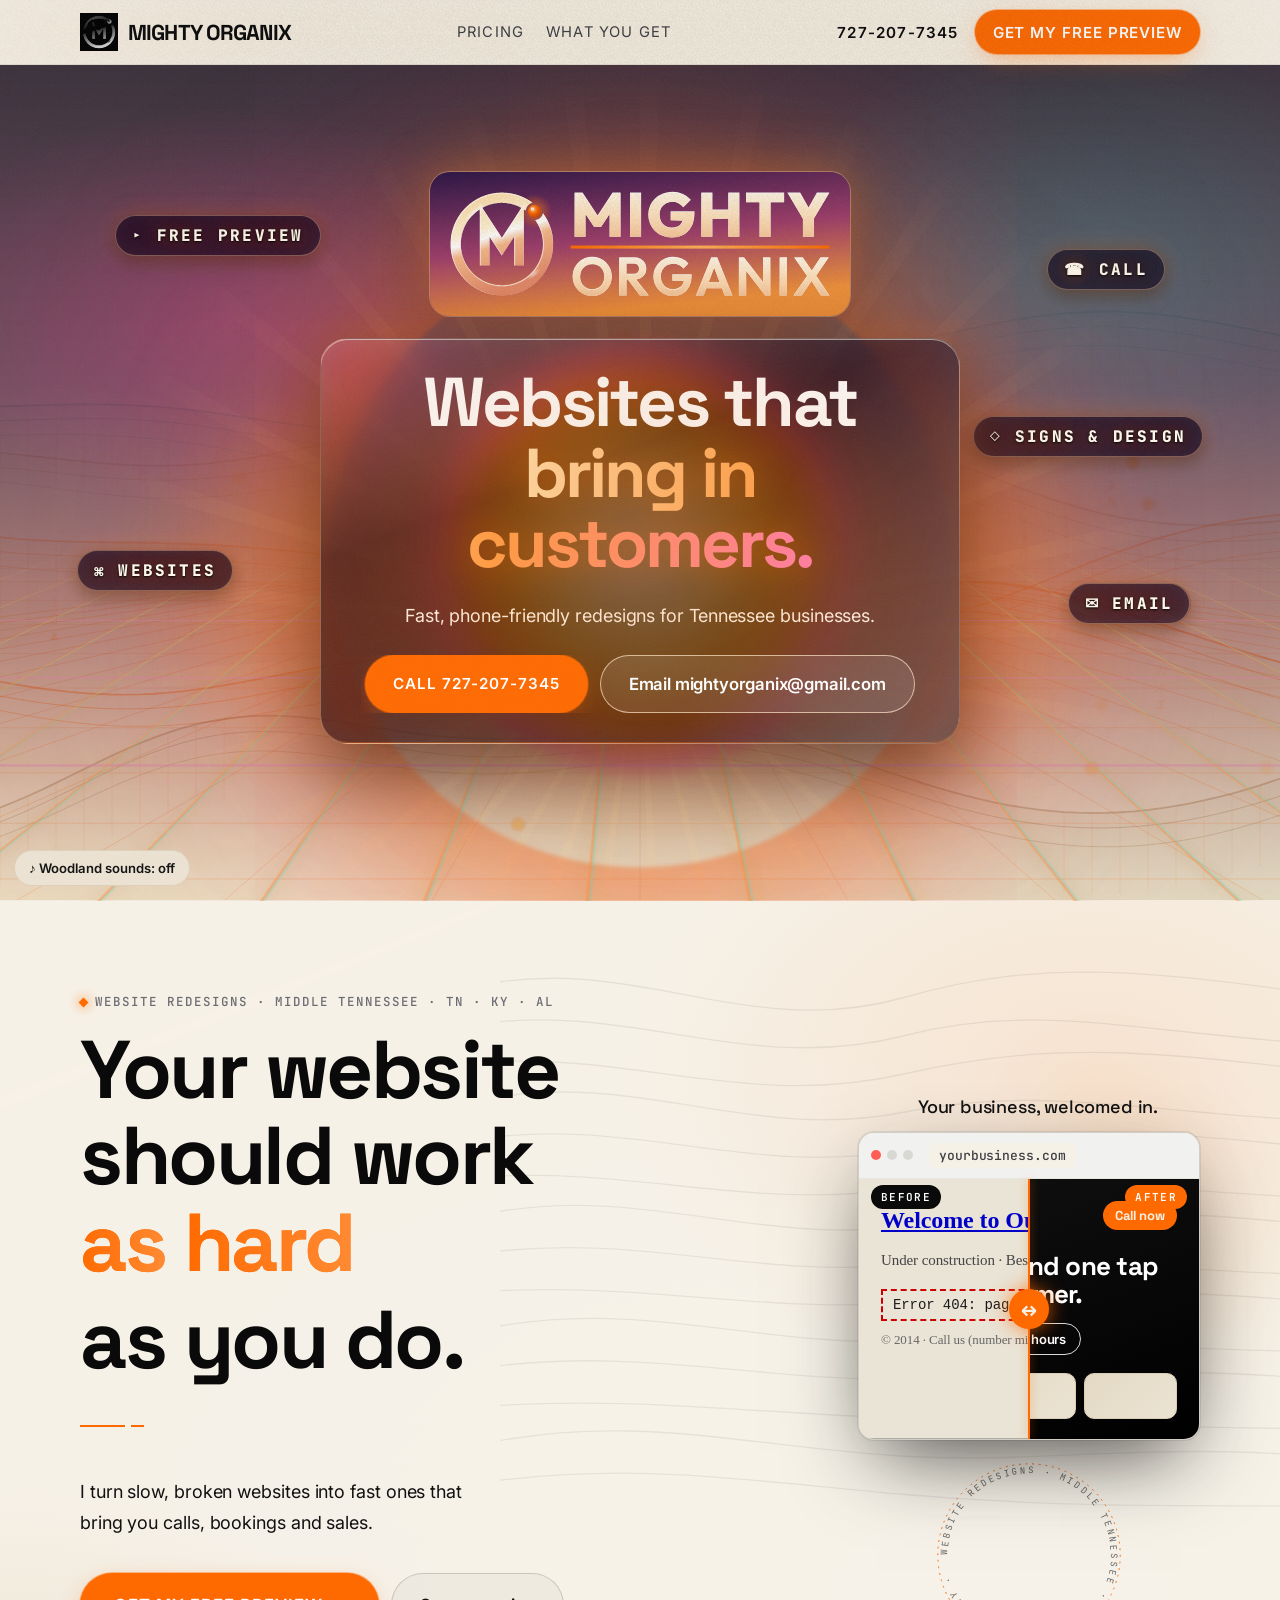
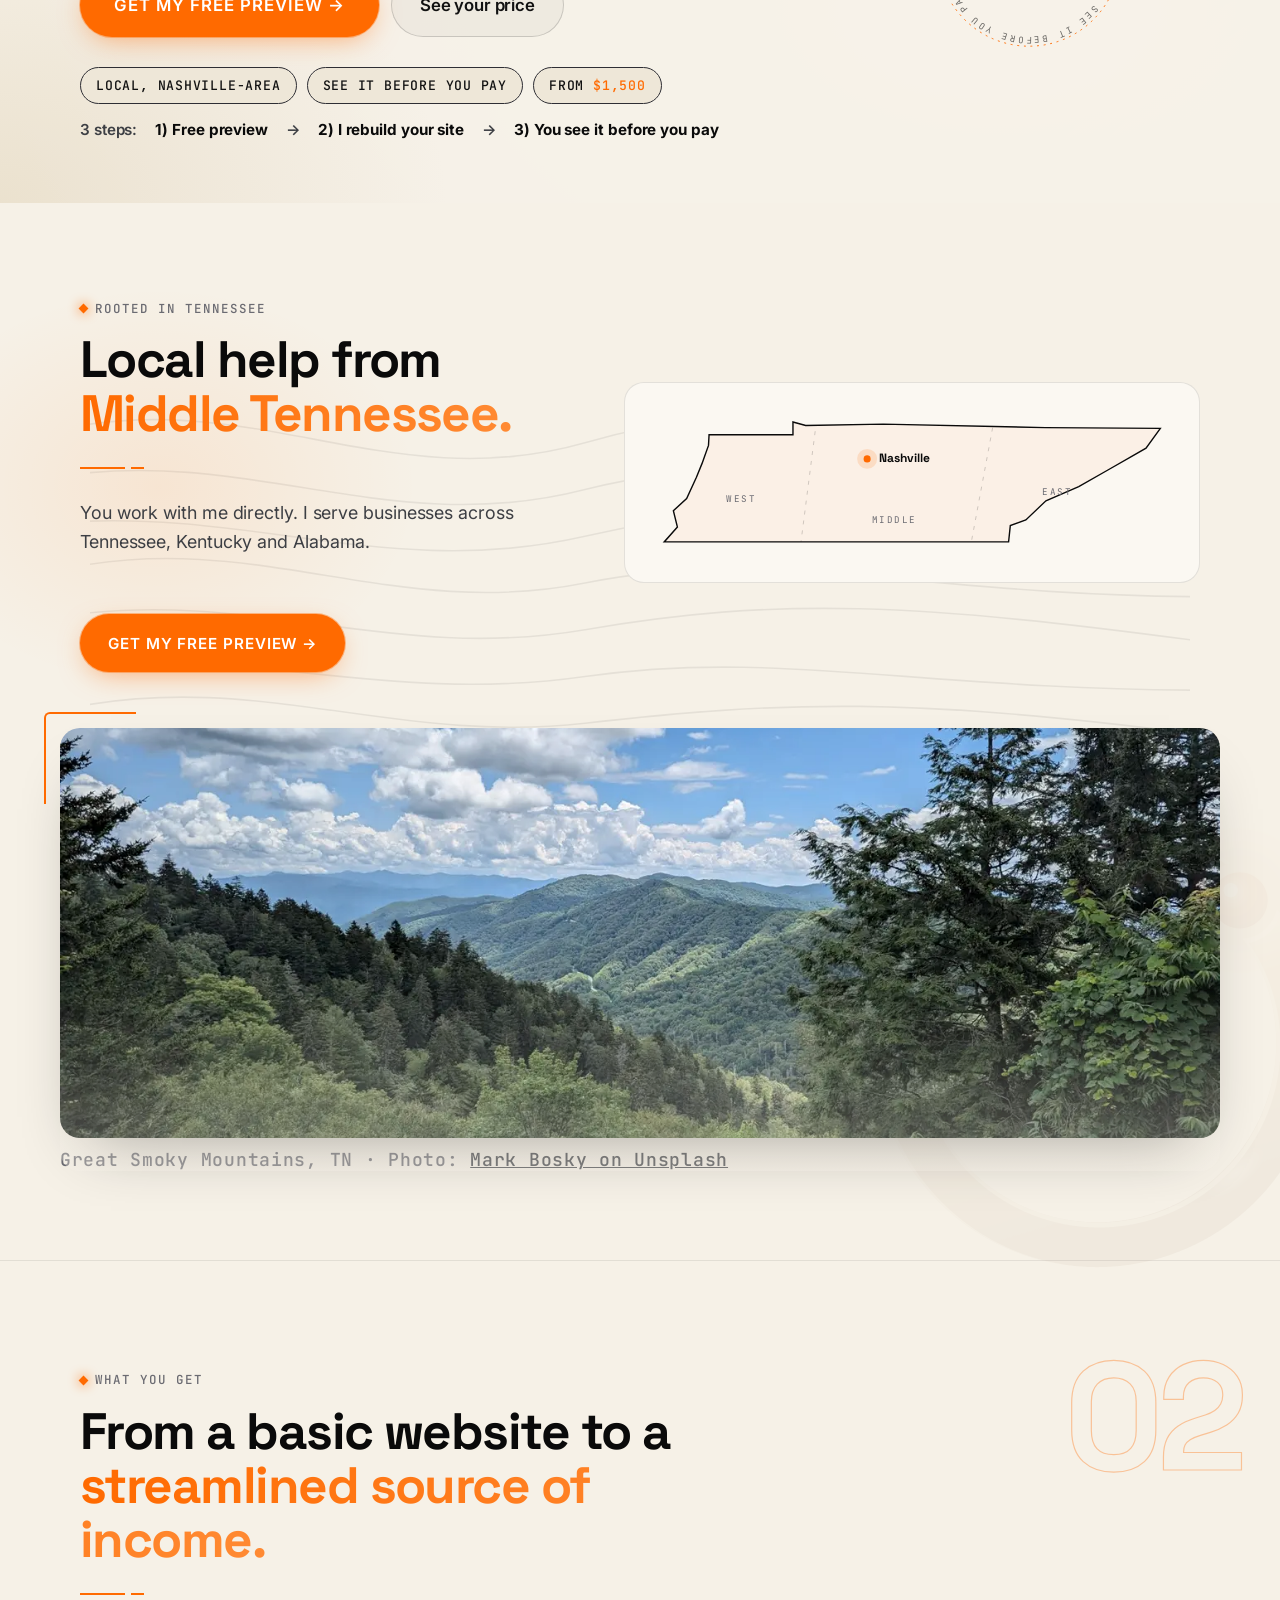
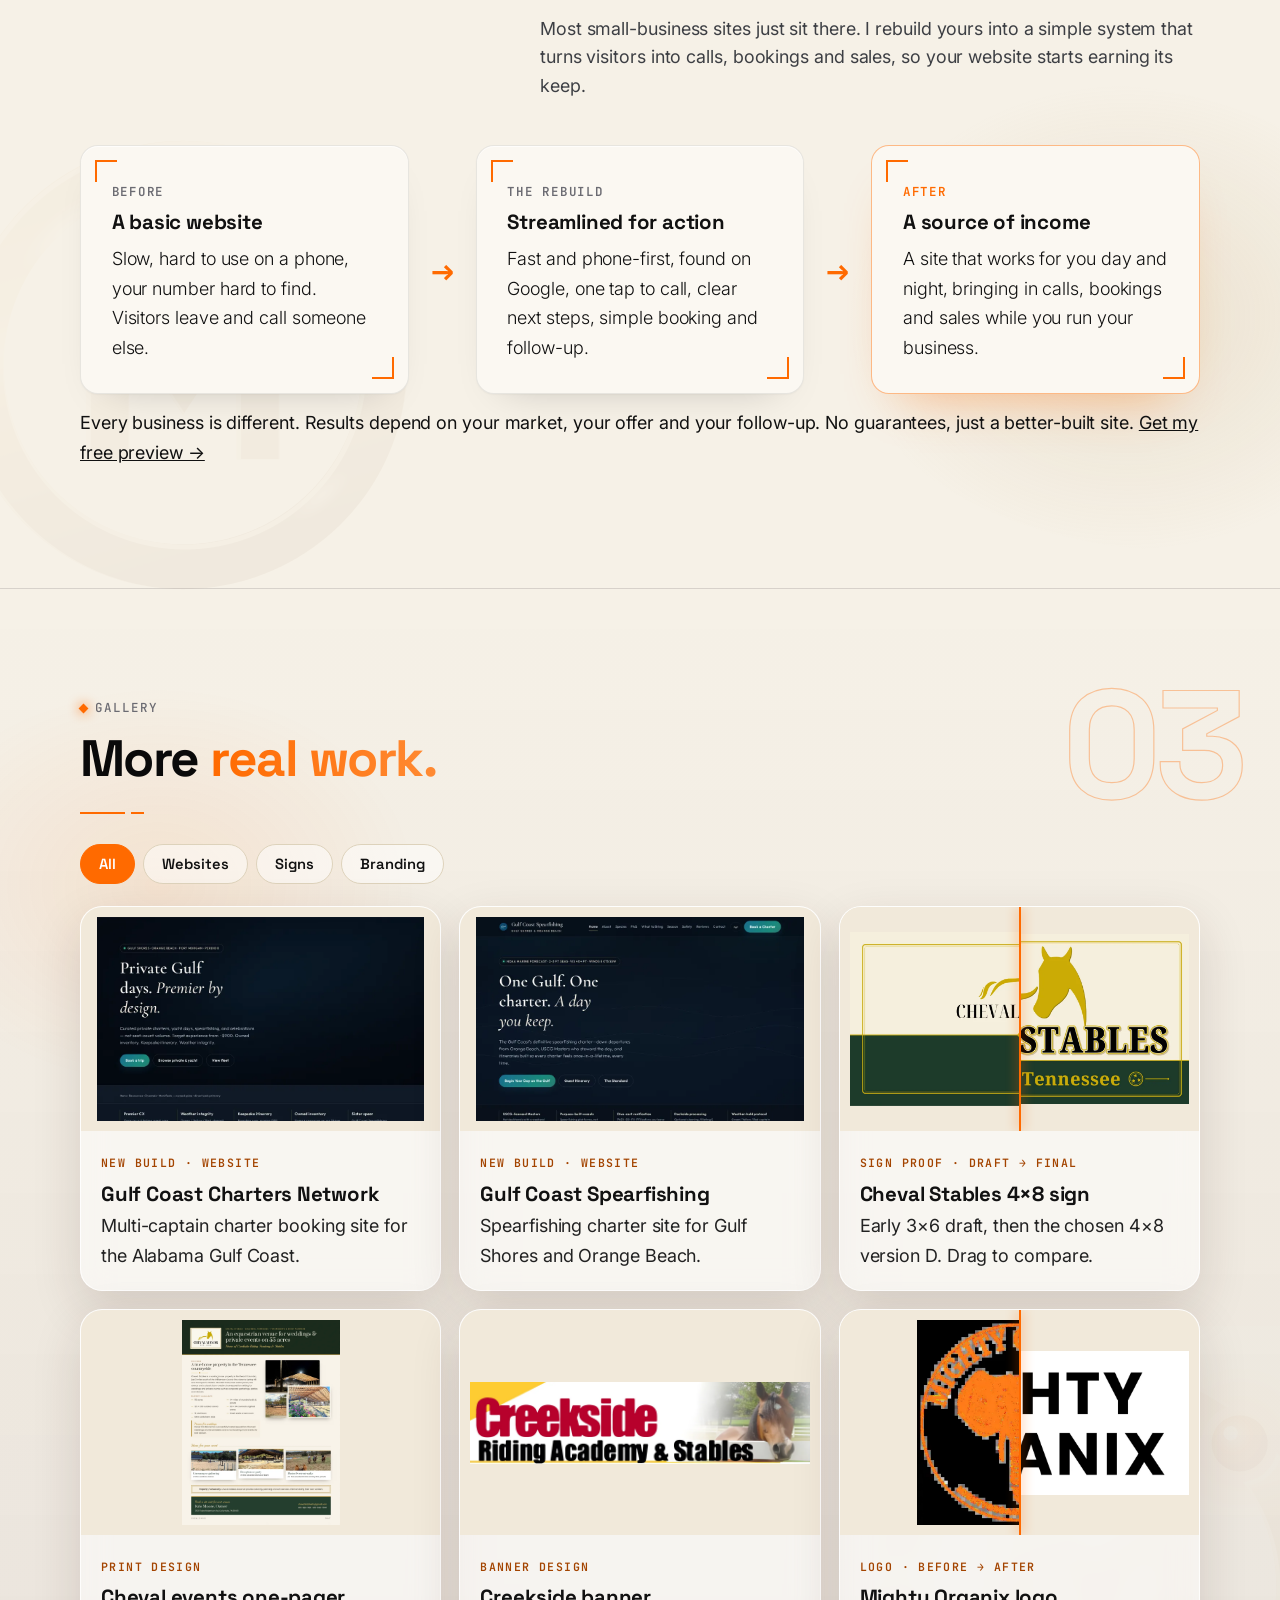
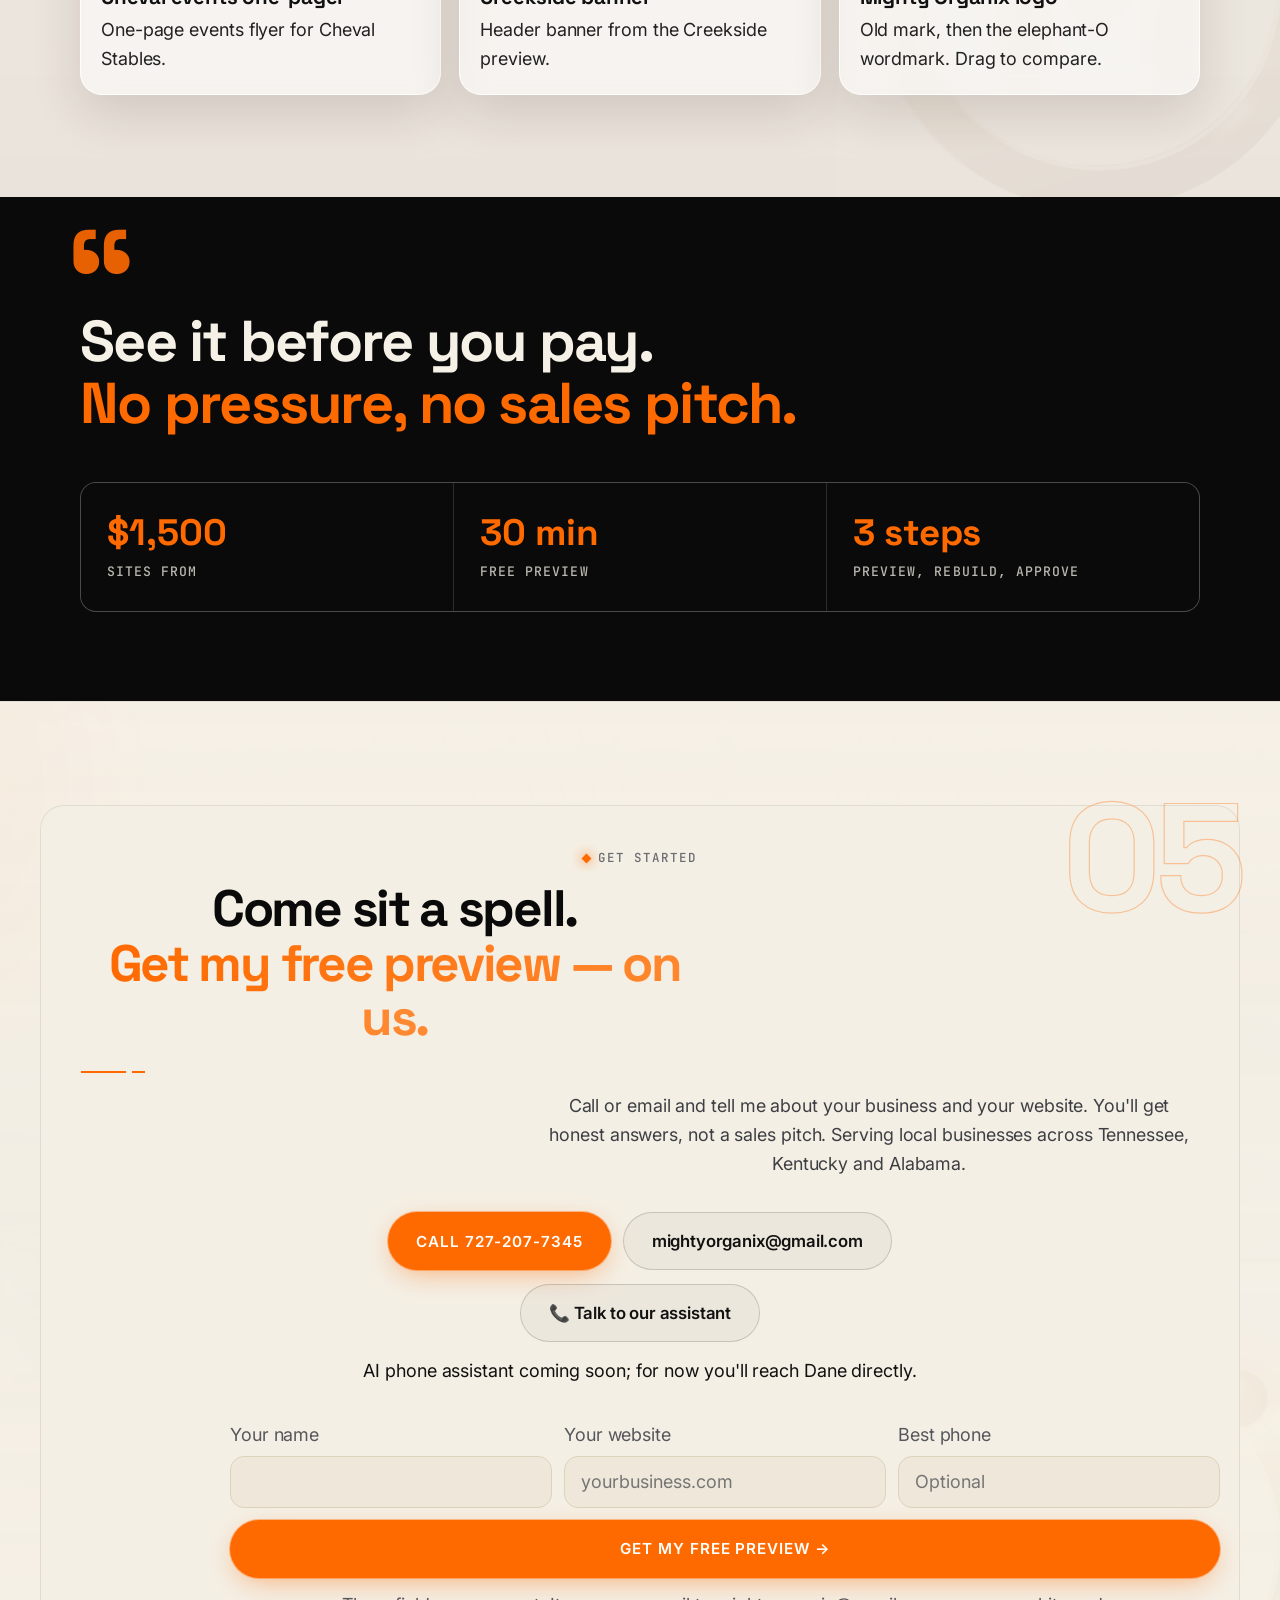
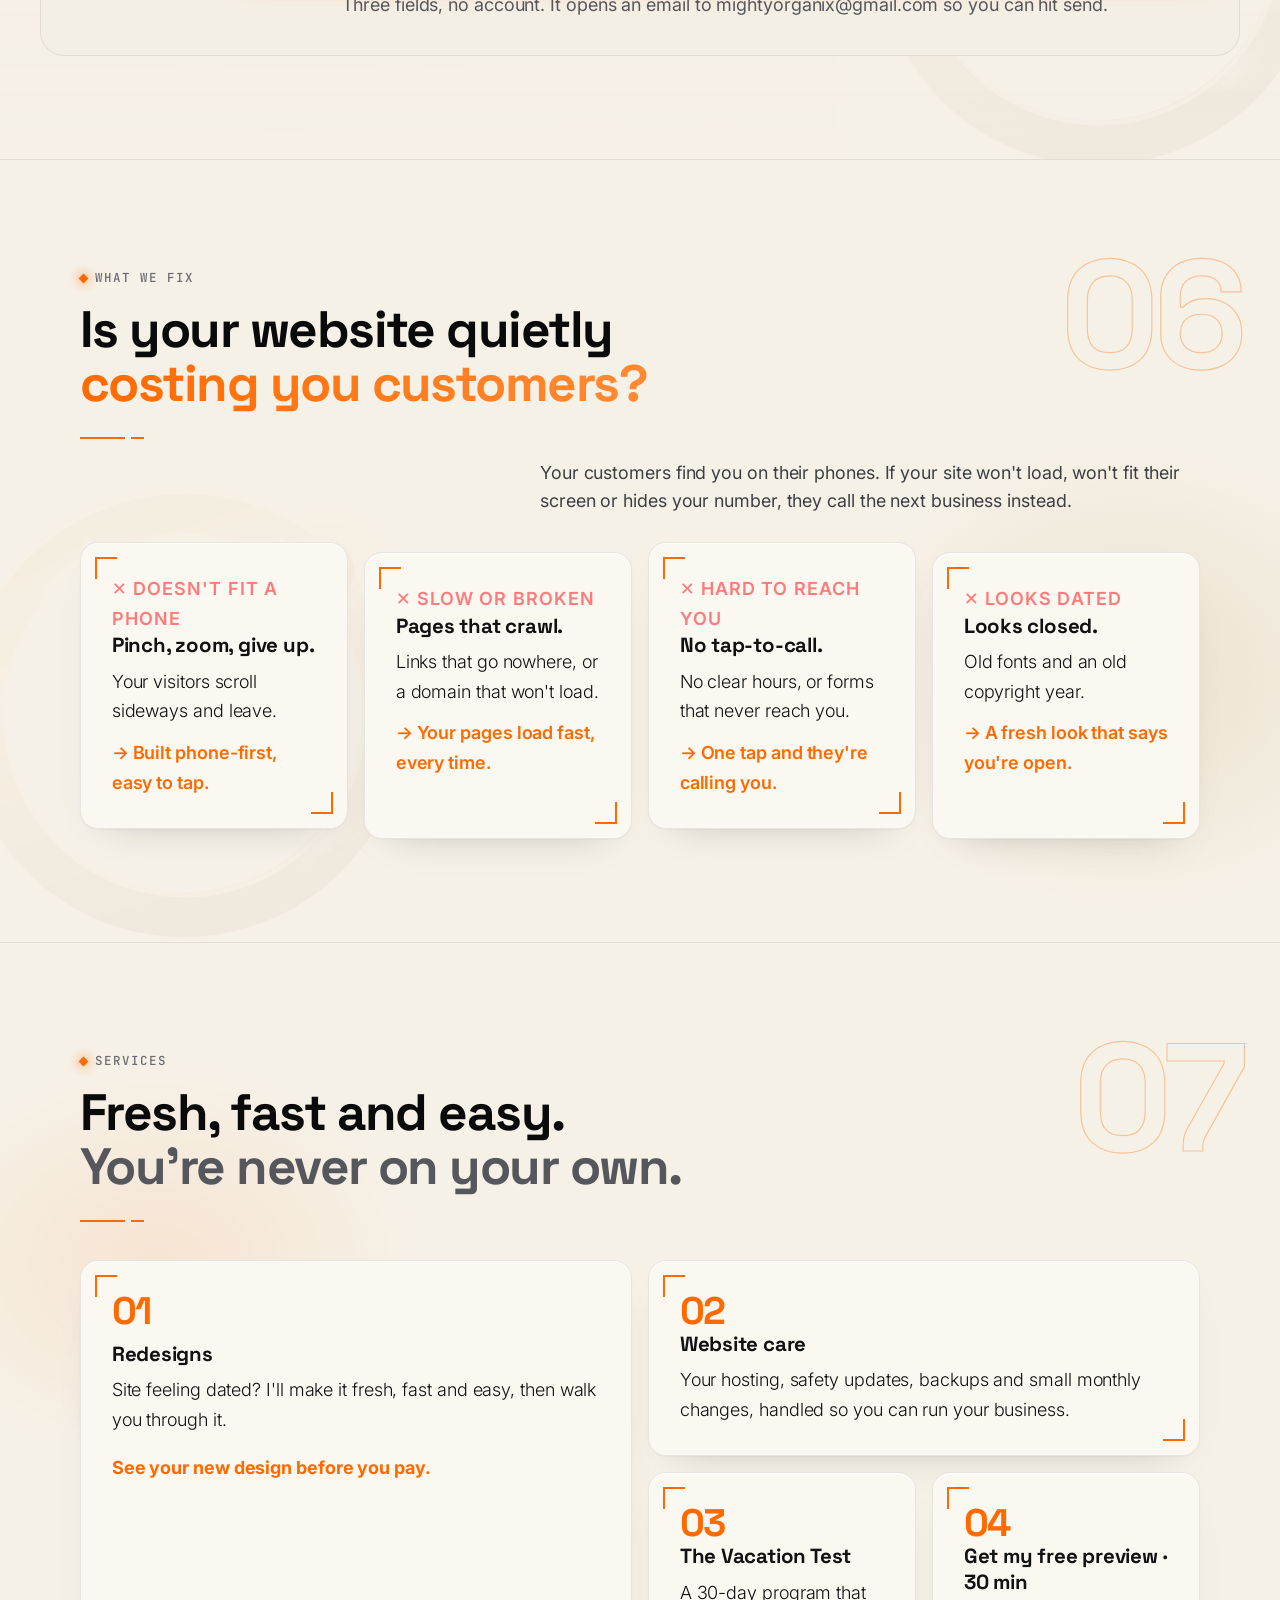
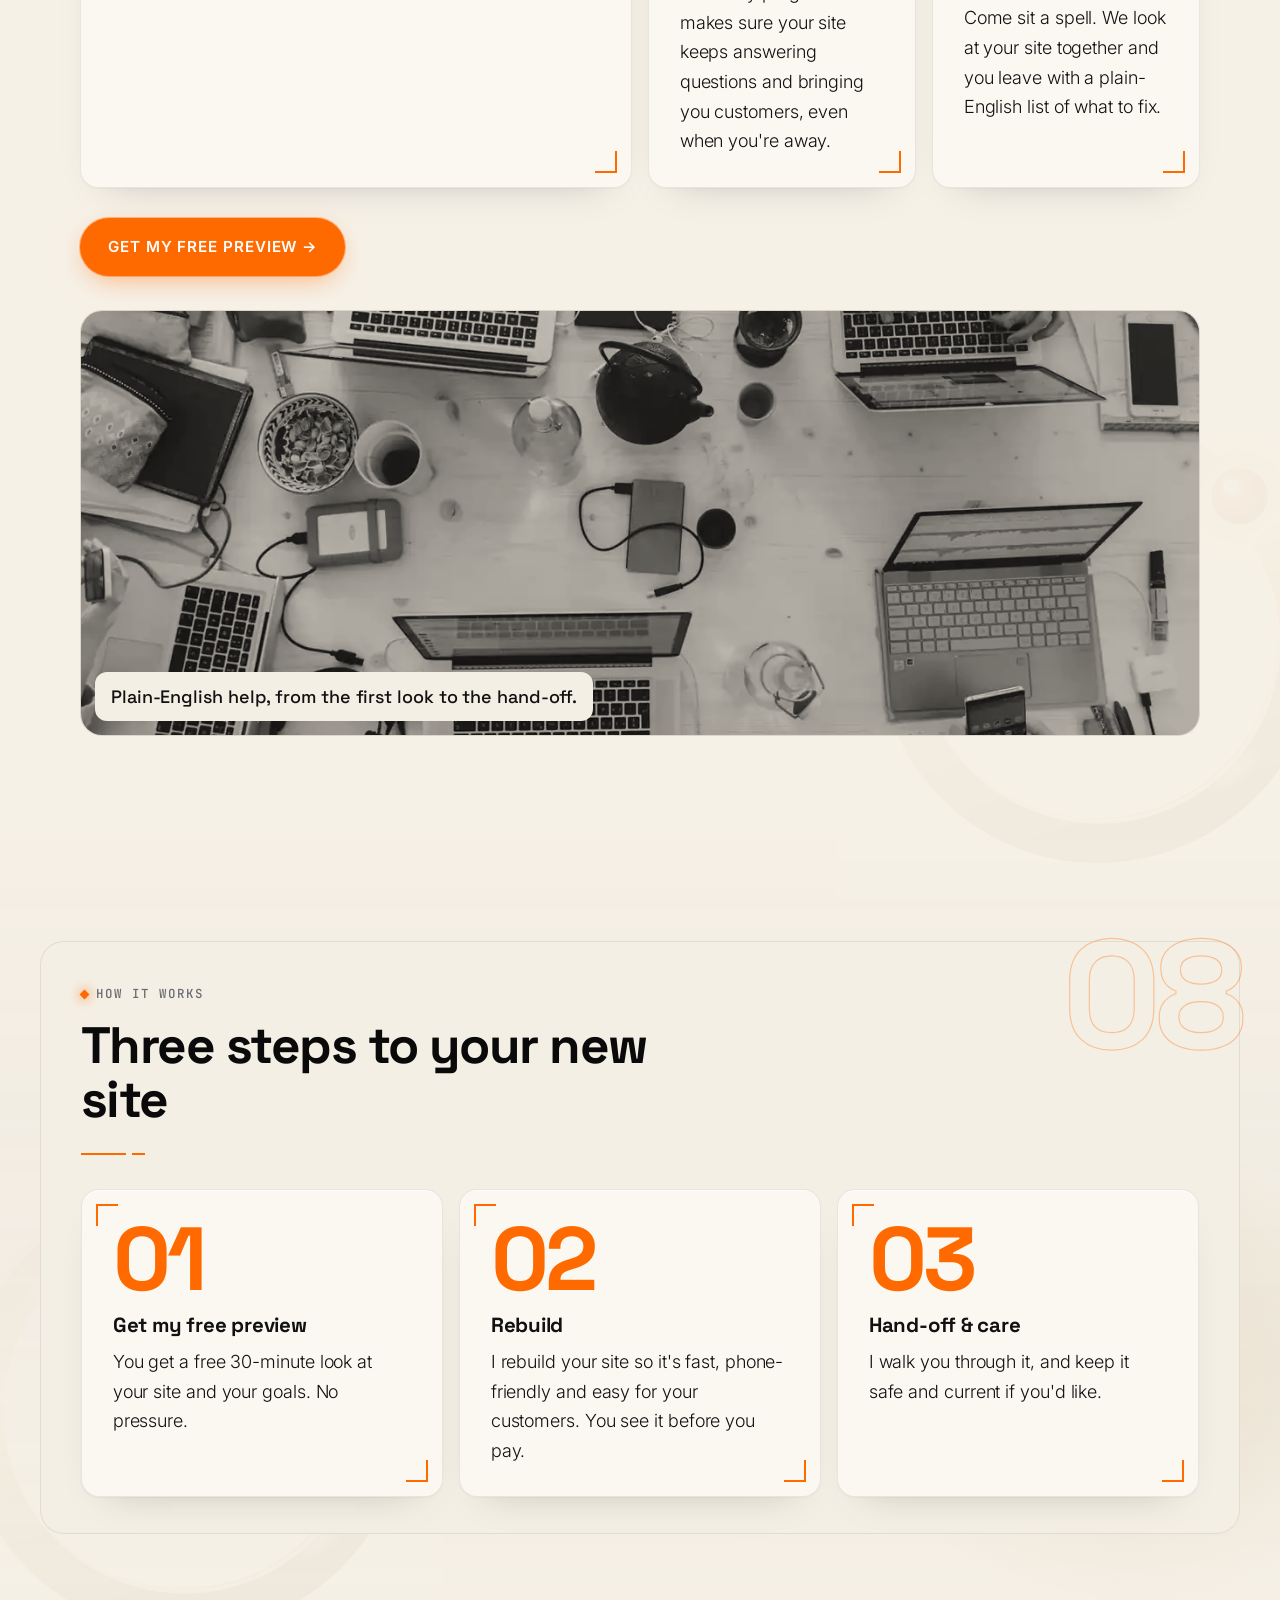
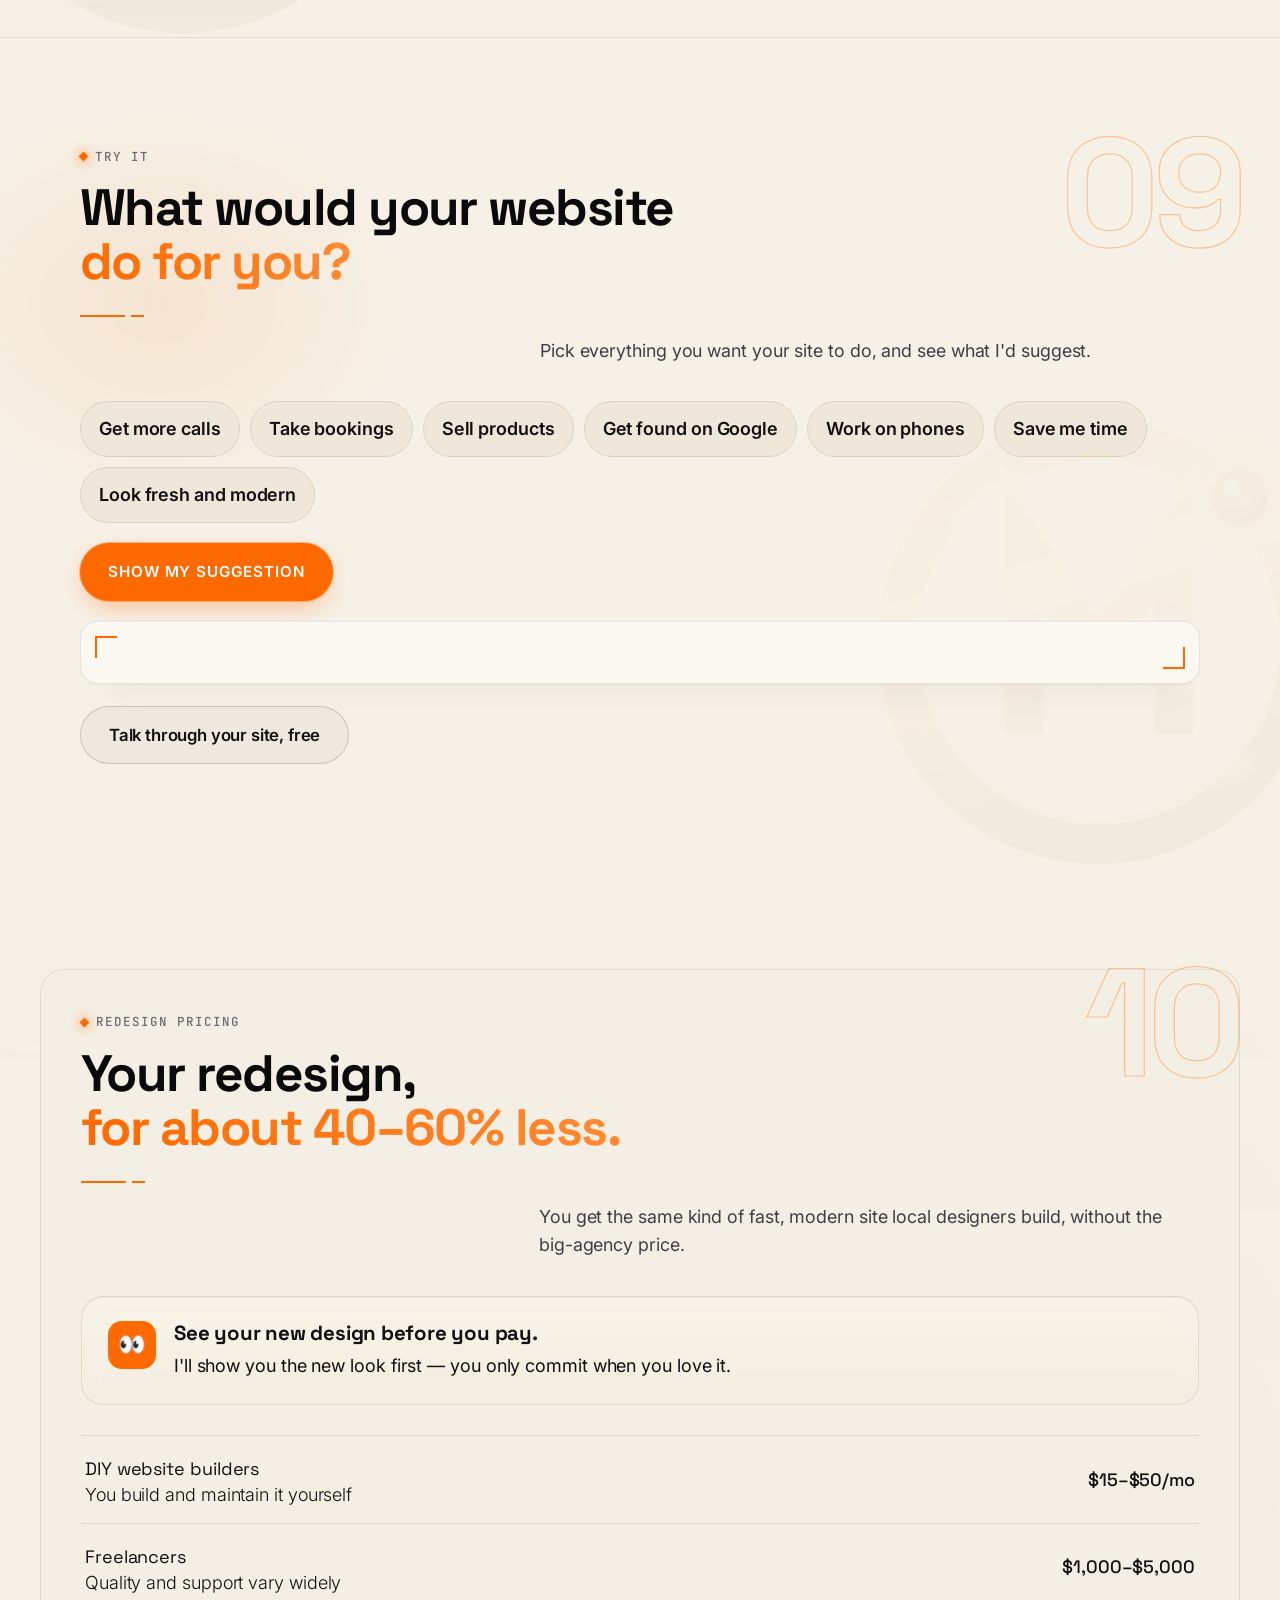
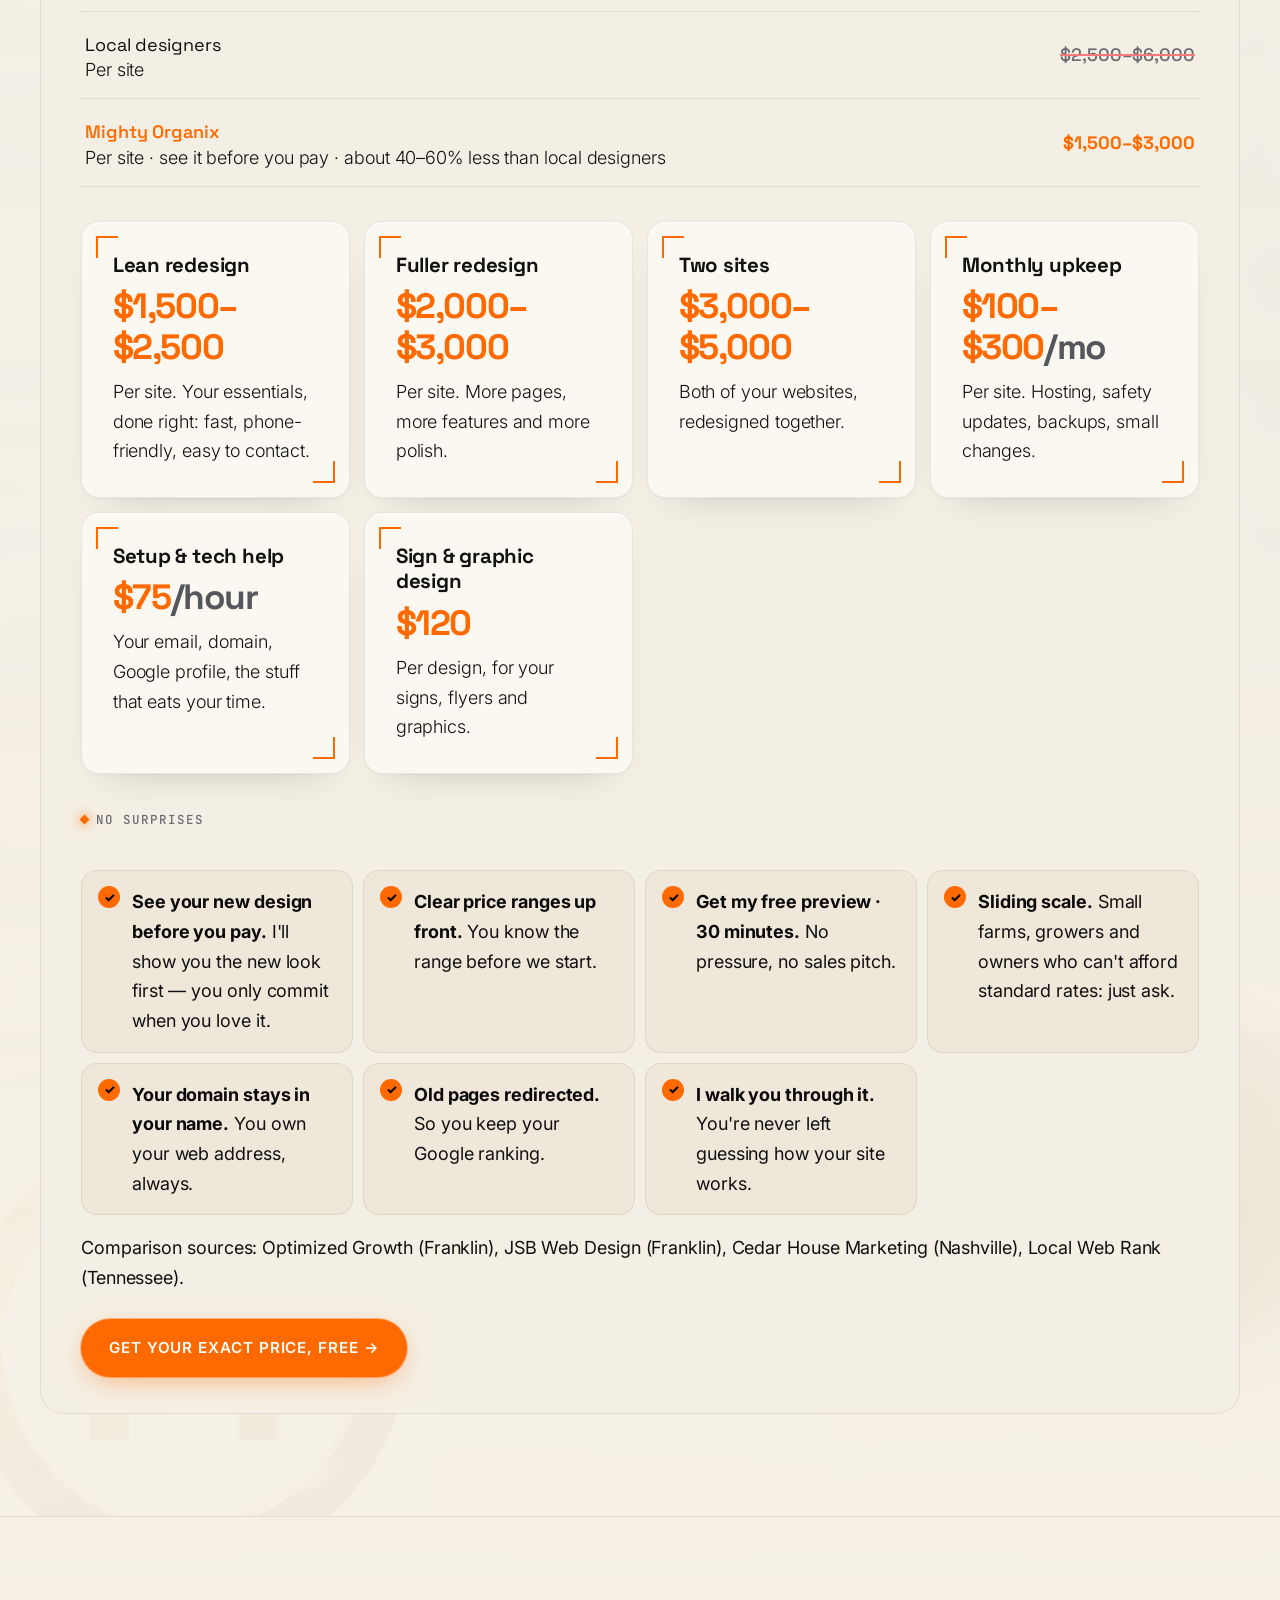
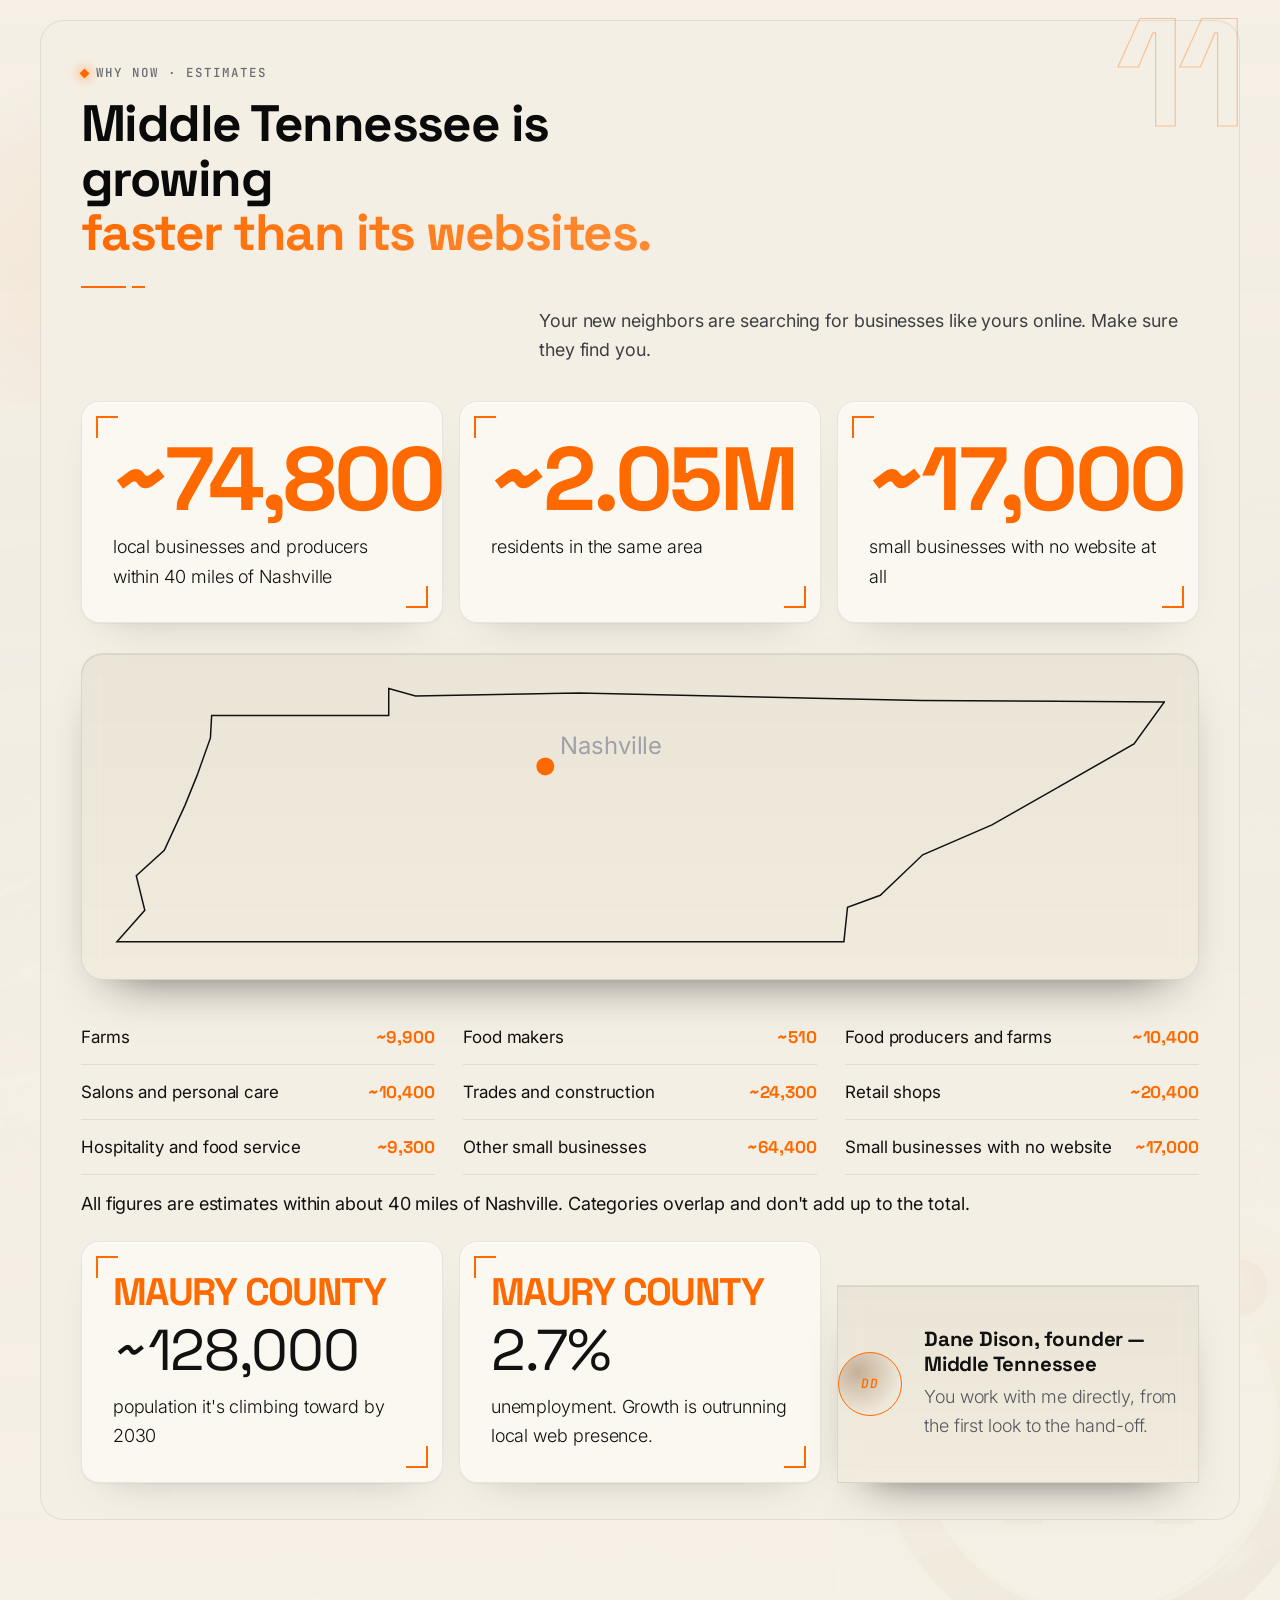
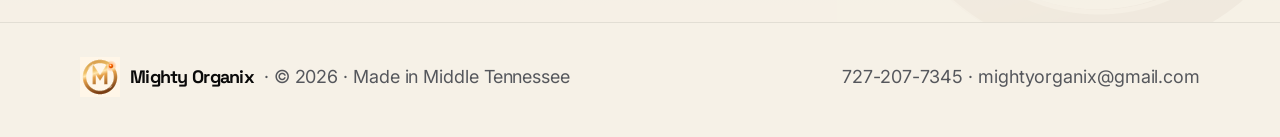
<file: classic.html>
<!doctype html><html lang="en"><head><meta charset="utf-8"><meta name="viewport" content="width=device-width,initial-scale=1"><title>Mighty Organix · Website redesigns for local businesses · Nashville</title><meta name="description" content="Mighty Organix turns broken, slow, phone-unfriendly websites into fast ones that bring in customers. Local businesses across Tennessee, Kentucky and Alabama."><meta name="theme-color" content="#f6f1e7"><link rel="preload" as="image" href="assets/img/brand/mo-monogram-lockup-dusk.svg"><link rel="icon" href="assets/img/brand/favicon.svg" type="image/svg+xml"><link rel="icon" href="assets/img/brand/favicon-32.png" sizes="32x32"><link rel="icon" href="assets/img/brand/favicon-16.png" sizes="16x16"><link rel="apple-touch-icon" href="assets/img/brand/favicon-180.png"><link rel="preconnect" href="https://fonts.googleapis.com"><link rel="preconnect" href="https://fonts.gstatic.com" crossorigin><link href="https://fonts.googleapis.com/css2?family=Inter:wght@400;500;600&family=Space+Grotesk:wght@500;700&family=JetBrains+Mono:wght@500&display=swap" rel="stylesheet" media="print" onload="this.media='all'"><script>document.documentElement.classList.add("js");setTimeout(function(){document.querySelectorAll(".rv").forEach(function(e){e.classList.add("in")})},2500)</script><style>:root{--bg:#f6f1e7;--c1:#ede5d5;--c2:#e5dbc7;--c3:#d5c9b0;--line:#ddd3be;--mut:#111111;--tx:#111111;--o:#ff6a00;--o2:#ff7a1a}*{box-sizing:border-box}html,body{overflow-x:clip;max-width:100%}html{scroll-behavior:smooth}body{margin:0;background:var(--bg);color:var(--tx);font:16px/1.6 Inter,system-ui,sans-serif;-webkit-font-smoothing:antialiased}body:before{content:"";position:fixed;inset:0;pointer-events:none;z-index:60;opacity:.06;background:url("data:image/svg+xml,%3Csvg xmlns='http://www.w3.org/2000/svg' width='160' height='160'%3E%3Cfilter id='n'%3E%3CfeTurbulence type='fractalNoise' baseFrequency='.9' numOctaves='3'/%3E%3C/filter%3E%3Crect width='100%25' height='100%25' filter='url(%23n)'/%3E%3C/svg%3E")}a{color:inherit}.w{max-width:1200px;margin:0 auto;padding:0 20px}h1,h2,h3,.disp{font-family:"Space Grotesk",system-ui,sans-serif;letter-spacing:-.03em}h1{font-size:clamp(2.9rem,11vw,7.6rem);line-height:1.02;padding-bottom:.12em;margin:0;font-weight:700}h2{font-size:clamp(2rem,6.5vw,4rem);line-height:1.08;padding-bottom:.08em;margin:0 0 14px;font-weight:700}h3{font-size:1.3rem;line-height:1.25;margin:0 0 8px}.o{color:var(--o)}.mut{color:var(--mut)}.tag{display:inline-flex;gap:8px;align-items:center;font:500 .78rem/1 "Space Grotesk",sans-serif;letter-spacing:.18em;text-transform:uppercase;color:var(--mut);margin-bottom:18px}.tag:before{content:"";width:8px;height:8px;border-radius:50%;background:var(--o);box-shadow:0 0 12px var(--o)}nav{position:sticky;top:0;z-index:40;background:rgba(246,241,231,.75);backdrop-filter:blur(14px);border-bottom:1px solid var(--line)}nav .w{display:flex;align-items:center;justify-content:space-between;height:64px;gap:14px}nav .brand,nav .b{white-space:nowrap}@media(max-width:420px){nav .b.sm{padding:0 14px;font-size:.85rem}}nav .brand{font:700 1.15rem "Space Grotesk",sans-serif;text-decoration:none;display:flex;align-items:center;gap:10px}nav .brand img{width:30px;height:30px}nav .links{display:flex;gap:22px;font-size:.92rem;color:var(--mut)}nav .links a{text-decoration:none}nav .links a:hover{color:var(--tx)}@media(max-width:820px){nav .links{display:none}}.b{display:inline-flex;align-items:center;justify-content:center;gap:10px;min-height:58px;padding:0 28px;border-radius:999px;font:700 1.05rem "Space Grotesk",sans-serif;text-decoration:none;border:0;cursor:pointer;transition:transform .2s,box-shadow .3s,background .2s}.b.p{background:var(--o);color:#f6f1e7;box-shadow:0 0 0 0 rgba(255,106,0,.5),0 10px 30px rgba(255,106,0,.35)}.b.p:hover{background:var(--o2);box-shadow:0 0 0 6px rgba(255,106,0,.15),0 14px 40px rgba(255,106,0,.5)}.b.s{background:transparent;color:var(--tx);border:1.5px solid var(--c3)}.b.s:hover{border-color:var(--o);color:var(--o)}.b.sm{min-height:44px;padding:0 18px;font-size:.92rem}.hero{position:relative;padding:90px 0 70px;overflow:hidden;isolation:isolate}.hero .glow{position:absolute;z-index:-1;width:900px;height:900px;right:-320px;top:-360px;background:radial-gradient(closest-side,rgba(255,106,0,.45),rgba(255,106,0,.08) 60%,transparent);filter:blur(30px);animation:float 14s ease-in-out infinite alternate}.hero .glow.two{left:-380px;right:auto;top:auto;bottom:-520px;background:radial-gradient(closest-side,rgba(255,138,51,.22),transparent);animation-duration:18s}@keyframes float{to{transform:translate(-60px,50px) scale(1.08)}}.hero .logo{position:absolute;z-index:-1;right:-140px;top:50%;width:min(720px,90vw);aspect-ratio:1;transform:translateY(-50%);background:url(assets/img/brand/mo-monogram-stamp-full-color-cream.svg) center/contain no-repeat;opacity:.1;animation:spin 160s linear infinite}@keyframes spin{to{transform:translateY(-50%) rotate(360deg)}}@media(max-width:700px){.hero .logo{right:-35%;opacity:.12}}.hero .hh .ln{display:block}.hero .hh em{font-style:normal;background:linear-gradient(95deg,var(--o),#ff8a33 60%,var(--o));-webkit-background-clip:text;background-clip:text;color:transparent;padding-bottom:.12em}.hero p.l{font-size:clamp(1.08rem,2.6vw,1.35rem);color:#111111;max-width:640px;margin:26px 0 34px}.btns{display:flex;flex-wrap:wrap;gap:12px}.trust{margin-top:26px;display:flex;flex-wrap:wrap;gap:8px 22px;font-size:.92rem;color:var(--mut)}.trust span:before{content:"✓ ";color:var(--o);font-weight:700}@media(max-width:480px){.btns .b{width:100%}}.mq{border-block:1px solid var(--line);background:var(--c1);overflow:hidden;white-space:nowrap;padding:18px 0}.mq .t{display:inline-flex;gap:38px;animation:mq 32s linear infinite;font:700 clamp(1.3rem,3.5vw,2rem) "Space Grotesk",sans-serif;color:#111111;padding-right:38px}.mq .t span:nth-child(odd){color:var(--o)}@keyframes mq{to{transform:translateX(-50%)}}section{padding:96px 0;position:relative}@media(max-width:600px){section{padding:68px 0}}.lead{font-size:1.12rem;color:#111111;max-width:680px;margin:0 0 36px}.card{background:linear-gradient(180deg,var(--c2),var(--c1));border:1px solid var(--line);border-radius:22px;padding:26px;position:relative;overflow:hidden;transition:transform .35s cubic-bezier(.2,.8,.2,1),border-color .3s,box-shadow .35s}.card:hover{transform:translateY(-5px);border-color:rgba(255,106,0,.55);box-shadow:0 20px 50px rgba(20,20,20,.5),0 0 0 1px rgba(255,106,0,.15),0 0 40px rgba(255,106,0,.12)}.card p{color:#111111;margin:0}.num{font:700 .85rem "Space Grotesk",sans-serif;color:var(--o);letter-spacing:.1em}.bento{display:grid;gap:16px;grid-template-columns:repeat(4,1fr)}.bento .x2{grid-column:span 2}.bento .tall{grid-row:span 2}@media(max-width:900px){.bento{grid-template-columns:1fr 1fr}}@media(max-width:600px){.bento{grid-template-columns:1fr}.bento .x2{grid-column:auto}.bento .tall{grid-row:auto}}.card.hot{background:radial-gradient(120% 90% at 100% 0%,rgba(255,106,0,.28),transparent 55%),linear-gradient(180deg,var(--c2),var(--c1))}.fixgrid{display:grid;gap:16px;grid-template-columns:repeat(auto-fit,minmax(250px,1fr))}.fixgrid .bad{color:#ff7a7a;font-weight:600;font-size:.86rem;letter-spacing:.06em;text-transform:uppercase}.fixgrid .good{color:var(--o);font-weight:600;margin-top:12px!important}.ba{position:relative;border-radius:22px;overflow:hidden;border:1px solid var(--line);aspect-ratio:16/10;max-height:560px;width:100%;user-select:none;touch-action:pan-y;background:#111}@media(max-width:600px){.ba{aspect-ratio:3/4}}.ba .pane{position:absolute;inset:0;padding:22px;font-family:Inter,sans-serif}.ba .after{background:linear-gradient(160deg,#18181b,#f1eadd)}.ba .before{background:#d8d4c8;color:#e6e6e2;font-family:"Times New Roman",serif;clip-path:inset(0 calc(100% - var(--x,50%)) 0 0)}.ba .before .mar{background:#00f;color:#ff0;padding:4px 8px;font-size:13px;white-space:nowrap;overflow:hidden}.ba .before h4{font-size:15px;margin:14px 0 6px;color:#00e;text-decoration:underline}.ba .before p{font-size:10px;line-height:1.3;margin:0 0 6px}.ba .before .err{display:inline-block;border:2px solid #c00;color:#c00;font:bold 11px monospace;padding:6px 8px;margin-top:8px}.ba .before .tiny{font-size:8px;color:#666}.ba .before .wide{width:160%;height:14px;background:repeating-linear-gradient(90deg,#999 0 30px,#bbb 30px 60px);margin:10px 0}.ba .after .bar{display:flex;justify-content:space-between;align-items:center;font:700 14px "Space Grotesk",sans-serif}.ba .after .bar i{font-style:normal;background:var(--o);color:#000;border-radius:999px;padding:6px 12px;font-size:12px}.ba .after .big{font:700 clamp(22px,4.5vw,46px)/1.08 "Space Grotesk",sans-serif;margin:24px 0 12px;padding-bottom:.08em;max-width:80%}.ba .after .row{display:flex;gap:10px;flex-wrap:wrap}.ba .after .row b{background:var(--o);color:#000;border-radius:999px;padding:10px 16px;font:700 13px "Space Grotesk"}.ba .after .row s{text-decoration:none;border:1px solid #444;border-radius:999px;padding:10px 16px;font-size:13px}.ba .after .tiles{display:grid;grid-template-columns:repeat(3,1fr);gap:8px;margin-top:20px}.ba .after .tiles div{height:64px;border-radius:12px;background:#222226;border:1px solid #d9d9d4}.ba .after .tiles div:first-child{background:linear-gradient(135deg,rgba(255,106,0,.5),#e6e6e2)}.ba .lbl{position:absolute;top:14px;font:700 11px "Space Grotesk";letter-spacing:.15em;padding:6px 10px;border-radius:999px;z-index:3}.ba .lbl.l{left:14px;background:#000;color:#0a0a0a}.ba .lbl.r{right:14px;background:var(--o);color:#000}.ba .h{position:absolute;top:0;bottom:0;left:var(--x,50%);width:2px;background:var(--o);box-shadow:0 0 18px var(--o);z-index:4;transform:translateX(-1px)}.ba .h:after{content:"⟷";position:absolute;top:50%;left:50%;transform:translate(-50%,-50%);width:46px;height:46px;border-radius:50%;background:var(--o);color:#000;display:grid;place-items:center;font-weight:700;box-shadow:0 0 24px rgba(255,106,0,.7)}.ba input{position:absolute;inset:0;width:100%;height:100%;opacity:0;cursor:ew-resize;z-index:5;margin:0}.steps{display:grid;gap:16px;grid-template-columns:repeat(auto-fit,minmax(250px,1fr));counter-reset:s}.steps .card .n{font:700 4.2rem/1 "Space Grotesk";color:transparent;-webkit-text-stroke:1.5px var(--o);display:block;margin-bottom:12px;padding-bottom:.05em}.chips{display:flex;flex-wrap:wrap;gap:10px;margin:0 0 20px}.chips label{cursor:pointer}.chips input{position:absolute;opacity:0}.chips span{display:inline-block;padding:12px 18px;border-radius:999px;border:1.5px solid var(--c3);background:var(--c1);font-weight:600;transition:.2s}.chips span:hover{border-color:#555}.chips input:checked+span{background:var(--o);color:#000;border-color:var(--o);box-shadow:0 0 22px rgba(255,106,0,.45)}.chips input:focus-visible+span{outline:2px solid #0a0a0a;outline-offset:2px}#out{display:none;margin-top:20px}#out.on{display:block;animation:up .4s ease}@keyframes up{from{opacity:0;transform:translateY(10px)}}.promise{display:flex;gap:18px;align-items:flex-start;border:1px solid rgba(255,106,0,.6);background:linear-gradient(110deg,rgba(255,106,0,.18),rgba(255,106,0,.04) 60%);border-radius:22px;padding:24px 26px;margin:0 0 30px;box-shadow:0 0 40px rgba(255,106,0,.12)}.promise .ic{flex:none;width:48px;height:48px;border-radius:14px;background:var(--o);color:#000;display:grid;place-items:center;font-size:1.4rem}.promise h3{margin:0 0 4px;font-size:1.45rem}.promise p{margin:0;color:#111111}.vs{display:grid;grid-template-columns:1fr 1.25fr;gap:16px;margin-bottom:22px}@media(max-width:600px){.vs{grid-template-columns:1fr}}.vs .them{opacity:.75}.vs .them .amt{color:#6b6b72;text-decoration:line-through;text-decoration-color:#ff7a7a;text-decoration-thickness:3px}.vs .us{border-color:rgba(255,106,0,.7);background:radial-gradient(120% 100% at 100% 0%,rgba(255,106,0,.3),transparent 60%),var(--c2)}.amt{font:700 clamp(2.2rem,6vw,3.6rem)/1.1 "Space Grotesk";letter-spacing:-.03em;margin:6px 0;padding-bottom:.06em}.us .amt{color:var(--o);text-shadow:0 0 30px rgba(255,106,0,.35)}.save{display:inline-block;background:var(--o);color:#000;font:700 .8rem "Space Grotesk";padding:5px 10px;border-radius:999px;letter-spacing:.06em}.plist{display:grid;gap:14px;grid-template-columns:repeat(auto-fit,minmax(230px,1fr))}.plist .card .pr{font:700 1.9rem/1.15 "Space Grotesk";color:var(--tx);margin:4px 0 8px;padding-bottom:.05em}.plist .card .pr small{font-size:.95rem;color:var(--mut)}.plist .feat{border-color:rgba(255,106,0,.5)}.check{list-style:none;padding:0;margin:26px 0 0;display:grid;gap:10px;grid-template-columns:repeat(auto-fit,minmax(260px,1fr))}.check li{padding:16px 18px 16px 50px;position:relative;background:var(--c1);border:1px solid var(--line);border-radius:16px;color:#111111}.check li:before{content:"✓";position:absolute;left:16px;top:15px;width:22px;height:22px;border-radius:50%;background:var(--o);color:#000;font-weight:800;display:grid;place-items:center;font-size:.8rem}.check li b{color:#0a0a0a}.src{font-size:.84rem;color:#111111;margin-top:18px}.stats{display:grid;gap:16px;grid-template-columns:repeat(3,1fr)}@media(max-width:700px){.stats{grid-template-columns:1fr}}.stat{font:700 clamp(3rem,8vw,5rem)/1.05 "Space Grotesk";letter-spacing:-.04em;padding-bottom:.06em;background:linear-gradient(180deg,#0a0a0a,#9a9aa2);-webkit-background-clip:text;background-clip:text;color:transparent}.stat.o2{background:linear-gradient(180deg,var(--o2),var(--o));-webkit-background-clip:text;background-clip:text}.tnwrap{margin:30px 0;padding:24px;border:1px solid var(--line);border-radius:22px;background:var(--c1)}.tn{width:100%;height:auto;display:block}.tn .dot{fill:rgba(255,106,0,.35);animation:ping 2.4s ease-out infinite;transform-origin:center;transform-box:fill-box}@keyframes ping{0%{transform:scale(1);opacity:1}100%{transform:scale(4);opacity:0}}.tbl{display:grid;grid-template-columns:repeat(auto-fit,minmax(260px,1fr));gap:0 28px;margin-top:10px}.tbl div{display:flex;justify-content:space-between;padding:13px 0;border-bottom:1px solid var(--line)}.tbl b{font-family:"Space Grotesk";color:var(--o)}.note{font-size:.85rem;color:#111111;margin-top:14px}.maury{display:grid;grid-template-columns:repeat(auto-fit,minmax(240px,1fr));gap:16px;margin-top:22px}.cta{text-align:center;overflow:hidden;isolation:isolate}.cta:before{content:"";position:absolute;z-index:-1;left:50%;top:50%;width:900px;height:600px;transform:translate(-50%,-50%);background:radial-gradient(closest-side,rgba(255,106,0,.32),transparent)}.cta h2{font-size:clamp(2.4rem,8vw,5.4rem)}.cta .btns{justify-content:center}.cta .lead{margin:0 auto 34px}footer{border-top:1px solid var(--line);padding:34px 0 40px;color:var(--mut);font-size:.92rem}footer .w{display:flex;flex-wrap:wrap;gap:12px 28px;justify-content:space-between;align-items:center}footer a{text-decoration:none}footer a:hover{color:var(--o)}.mbar{display:none}@media(max-width:700px){.mbar{display:flex;position:fixed;left:0;right:0;bottom:0;z-index:45;gap:8px;padding:10px;background:rgba(246,241,231,.92);backdrop-filter:blur(12px);border-top:1px solid var(--line)}.mbar .b{flex:1;min-height:52px;padding:0 10px}body{padding-bottom:78px}}#snd{position:fixed;left:14px;bottom:14px;z-index:46;border:1px solid var(--c3);background:rgba(239,232,218,.85);backdrop-filter:blur(10px);color:#111111;border-radius:999px;padding:9px 14px;font:600 .82rem Inter,sans-serif;cursor:pointer}#snd[aria-pressed=true]{border-color:var(--o);color:var(--o)}#mo-chat-btn{position:fixed;right:16px;bottom:16px;z-index:47;width:62px;height:62px;border-radius:50%;border:1px solid rgba(255,106,0,.6);background:rgba(239,232,218,.7);backdrop-filter:blur(14px);color:var(--o);font-size:1.6rem;cursor:pointer;box-shadow:0 0 26px rgba(255,106,0,.35),0 10px 26px rgba(20,20,20,.5);animation:pulse 3s ease-in-out infinite}@keyframes pulse{50%{box-shadow:0 0 40px rgba(255,106,0,.55),0 10px 26px rgba(20,20,20,.5)}}#mo-chat{position:fixed;right:16px;bottom:90px;z-index:48;width:min(380px,calc(100vw - 32px));max-height:min(580px,calc(100svh - 190px));display:none;flex-direction:column;border-radius:22px;overflow:hidden;background:rgba(240,234,221,.88);backdrop-filter:blur(18px);border:1px solid rgba(255,106,0,.4);box-shadow:0 0 36px rgba(255,106,0,.2),0 24px 60px rgba(20,20,20,.6)}#mo-chat.on{display:flex;animation:up .25s ease}#mo-chat header{padding:14px 16px;font:700 1rem "Space Grotesk";display:flex;justify-content:space-between;align-items:center;border-bottom:1px solid var(--line)}#mo-chat header span:before{content:"● ";color:var(--o)}#mo-chat header button{background:none;border:0;color:#ccc;font-size:1.4rem;cursor:pointer}#mo-log{flex:1;overflow-y:auto;padding:12px 14px;display:flex;flex-direction:column;gap:8px;font-size:.94rem}.m{padding:10px 13px;border-radius:16px;max-width:88%;line-height:1.45}.m.bot{background:var(--c2);border:1px solid var(--line)}.m.me{align-self:flex-end;background:var(--o);color:#000}.m a{color:var(--o);font-weight:700}#mo-q{display:flex;flex-wrap:wrap;gap:6px;padding:9px 12px;border-top:1px solid var(--line)}#mo-q button{font:600 .8rem Inter,sans-serif;padding:7px 11px;border-radius:999px;border:1px solid var(--c3);background:transparent;color:#111111;cursor:pointer}#mo-q button:hover{border-color:var(--o);color:var(--o)}#mo-f{display:flex;gap:6px;padding:10px 12px;border-top:1px solid var(--line)}#mo-f input{flex:1;min-width:0;padding:11px 12px;border-radius:12px;border:1px solid var(--c3);background:#f2ece0;color:#0a0a0a;font-size:16px}#mo-f button{padding:0 16px;border-radius:12px;border:0;background:var(--o);color:#000;font-weight:800;cursor:pointer}@media(max-width:700px){#mo-chat-btn{bottom:88px}#mo-snd,#snd{bottom:88px}#mo-chat{bottom:160px;max-height:calc(100svh - 240px)}}.js .rv{opacity:0;transform:translateY(24px);transition:opacity .8s ease,transform .8s cubic-bezier(.2,.8,.2,1)}.js .rv.in{opacity:1;transform:none}@media(prefers-reduced-motion:reduce){*,*:before,*:after{animation:none!important;transition:none!important}.js .rv{opacity:1;transform:none}html{scroll-behavior:auto}}section{padding:128px 0}@media(max-width:600px){section{padding:84px 0}}section+section,#services,#picker,#why{border-top:1px solid var(--line)!important;border-bottom:0!important}#services,#picker,#why{background:transparent!important}h1{font-weight:600;letter-spacing:-.035em}h2{font-weight:600}h3{font-weight:500}.lead,.hero p.l{font-weight:400;color:#111111;line-height:1.7}.card p{font-weight:300;line-height:1.65}.tag{font-weight:400;letter-spacing:.22em}.tag:before{box-shadow:none;width:6px;height:6px}.hero{padding:120px 0 100px}.hero .glow{opacity:.45;animation-duration:40s}.hero .glow.two{display:none}.hero .logo{opacity:.05;animation:none}.card{background:var(--c1);border-color:#26262a}.card:hover{transform:translateY(-2px);box-shadow:0 12px 30px rgba(20,20,20,.35);border-color:rgba(255,106,0,.35)}.card.hot{background:radial-gradient(120% 90% at 100% 0%,rgba(255,106,0,.12),transparent 55%),var(--c1)}.vs .us,.promise{box-shadow:none}.us .amt{text-shadow:none}.b.p{box-shadow:0 8px 22px rgba(255,106,0,.22)}#mo-chat-btn{animation:none;box-shadow:0 8px 22px rgba(20,20,20,.45)}.cta:before{opacity:.5}.mq{background:transparent}.mq .t{font-weight:500;animation-duration:48s}.cmpt{width:100%;border-collapse:collapse;margin:8px 0 34px;font-family:"Space Grotesk"}.cmpt td{padding:18px 4px;border-bottom:1px solid var(--line);font-size:1.05rem}.cmpt td:last-child{text-align:right;font-size:clamp(1.15rem,3.5vw,1.6rem);font-weight:500;white-space:nowrap}.cmpt tr:first-child td{border-top:1px solid var(--line)}.cmpt .k td:last-child{color:#6b6b72;text-decoration:line-through;text-decoration-color:#ff7a7a;text-decoration-thickness:2px}.cmpt .us td{color:var(--o);font-weight:600}.cmpt .us td:last-child{color:var(--o);font-weight:700}.cmpt small{display:block;font:300 .82rem Inter;color:var(--mut)}.founder{display:flex;gap:22px;align-items:center;margin-top:44px;padding:26px 0;border-top:1px solid var(--line);border-bottom:1px solid var(--line)}.founder .mono{flex:none;width:64px;height:64px;border-radius:50%;border:1px solid var(--o);display:grid;place-items:center;font:500 1.3rem "Space Grotesk";color:var(--o)}.founder h3{margin:0}.founder p{margin:4px 0 0;color:var(--mut);font-weight:300}.ph{position:absolute;inset:0;z-index:-2;overflow:hidden;pointer-events:none}.ph img{width:100%;height:100%;object-fit:cover;filter:grayscale(1) contrast(1.05) brightness(.8);opacity:.34}.ph:after{content:"";position:absolute;inset:0;background:linear-gradient(180deg,rgba(246,241,231,.92),rgba(246,241,231,.6) 45%,rgba(246,241,231,.95))}.hero .ph img{opacity:.55;object-position:60% 50%}.hero .ph:after{background:linear-gradient(90deg,rgba(246,241,231,.96) 0%,rgba(246,241,231,.78) 55%,rgba(246,241,231,.55)),linear-gradient(0deg,rgba(246,241,231,1),transparent 30%)}@media(max-width:700px){.hero .ph img{opacity:.4}.hero .ph:after{background:linear-gradient(180deg,rgba(246,241,231,.85),rgba(246,241,231,.92))}}section.hasph{isolation:isolate;overflow:hidden}.photo{position:relative;border-radius:22px;overflow:hidden;border:1px solid var(--line);margin:34px 0 0;aspect-ratio:21/8;background:var(--c1)}.photo img{width:100%;height:100%;object-fit:cover;display:block;filter:grayscale(1) brightness(.78) contrast(1.05)}.photo figcaption{position:absolute;left:22px;bottom:18px;right:22px;font:500 .95rem/1.4 "Space Grotesk",sans-serif;color:#111111;text-shadow:0 1px 8px #000}@media(max-width:600px){.photo{aspect-ratio:4/3}}nav .tel{font:600 .95rem "Space Grotesk",sans-serif;text-decoration:none;color:var(--tx);white-space:nowrap}nav .tel:hover{color:var(--o)}nav .rt{display:flex;align-items:center;gap:16px}@media(max-width:560px){nav .tel{font-size:.85rem}nav .brand span{display:none}}.qf{display:grid;gap:12px;grid-template-columns:repeat(3,1fr);max-width:820px;margin:34px auto 0;text-align:left}.qf label{display:flex;flex-direction:column;gap:6px;font-size:.85rem;color:var(--mut)}.qf input{min-height:52px;border-radius:14px;border:1px solid var(--c3);background:var(--c1);color:var(--tx);padding:0 16px;font:inherit;font-size:1rem}.qf input:focus{outline:2px solid var(--o);outline-offset:1px;border-color:transparent}.qf .b{grid-column:1/-1}.qf p{grid-column:1/-1;margin:0;font-size:.85rem;color:var(--mut);text-align:center}@media(max-width:700px){.qf{grid-template-columns:1fr}}.hero .facts{display:flex;flex-wrap:wrap;gap:10px;margin-top:30px}.hero .facts span{border:1px solid var(--line);background:rgba(239,232,218,.7);border-radius:999px;padding:8px 14px;font-size:.88rem;color:#111111}.hero .facts b{color:var(--o);font-weight:600}.hero .lock{display:flex;flex-direction:column;align-items:center;text-align:center;gap:14px;margin:0 auto 46px}.hero .lock img{width:clamp(150px,30vw,240px);height:auto;filter:drop-shadow(0 10px 40px rgba(255,106,0,.25))}.hero .lock .wm{font:700 clamp(2.2rem,7vw,4.2rem)/1 "Space Grotesk",sans-serif;letter-spacing:-.02em;color:#0a0a0a}@media(max-width:700px){#snd{position:static;display:block;margin:18px auto 96px}}body{font-size:18px}p,li,td,label,figcaption,.lead,.trust,.facts span,.note,.src,small,.card p,.qf p,.qf input,#mo-log,#mo-in,footer{font-size:max(18px,1em)!important}td small,.cmpt small{font-size:18px!important;color:#111111}.hero .pnl,.hasph>.w{background:#f4efe4;border:1px solid var(--line);border-radius:24px;padding:36px 28px;position:relative}@media(max-width:600px){.hero .pnl,.hasph>.w{padding:26px 18px;margin:0 10px;border-radius:18px}}.photo figcaption{background:#f4efe4;padding:12px 16px;border-radius:12px;text-shadow:none;left:14px;bottom:14px;right:auto;max-width:calc(100% - 28px)}.hero .facts span{background:#ede5d5}.hero .logo{left:50%;right:auto;top:50%;width:min(1100px,130vw);transform:translate(-50%,-50%);opacity:.3;animation:none;z-index:-1}@media(max-width:700px){.hero .logo{right:auto;opacity:.32;width:150vw}}.hero .lock{position:relative}.eldiv{display:flex;align-items:center;gap:18px;max-width:1200px;margin:0 auto;padding:0 20px}.eldiv:before,.eldiv:after{content:"";flex:1;height:1px;background:linear-gradient(90deg,transparent,#cbbfa6 30%,#cbbfa6 70%,transparent)}.eldiv img{width:56px;height:56px;opacity:.9}section{isolation:isolate}section:after{content:"";position:absolute;z-index:-1;right:-6%;bottom:-4%;width:min(520px,70vw);aspect-ratio:1;background:url(assets/img/brand/mo-monogram-stamp-full-color-cream.svg) center/contain no-repeat;opacity:.07;pointer-events:none;filter:grayscale(.3)}section:nth-of-type(even):after{right:auto;left:-6%}.fm{display:inline-flex;align-items:center;gap:10px}.fm img{width:40px;height:40px}nav .brand img{width:38px;height:38px}.hero{padding:28px 0 80px!important}.hero .lock{margin:0 auto 18px;gap:8px}.hero .lock img{width:clamp(140px,24vw,210px)}.hero .lock .wm{margin-bottom:4px}.hero .mesh{position:absolute;inset:-20%;z-index:-1;pointer-events:none;background:radial-gradient(40% 35% at 20% 30%,rgba(255,106,0,.16),transparent 70%),radial-gradient(45% 40% at 80% 70%,rgba(255,138,51,.10),transparent 70%),radial-gradient(60% 50% at 50% 50%,rgba(200,200,205,.35),transparent 75%);background-size:140% 140%;animation:mesh 22s ease-in-out infinite alternate;mix-blend-mode:screen}@keyframes mesh{0%{background-position:0% 0%,100% 100%,50% 50%;transform:rotate(0)}100%{background-position:100% 60%,0% 30%,40% 60%;transform:rotate(6deg)}}#fx{position:absolute;inset:0;width:100%;height:100%;z-index:-1;pointer-events:none;opacity:.9}.hero .logo,.hero .lock img{will-change:transform}.sr{opacity:0;transform:translateY(28px);transition:opacity .9s cubic-bezier(.2,.8,.2,1),transform .9s cubic-bezier(.2,.8,.2,1)}.sr.on{opacity:1;transform:none}.b{position:relative;overflow:hidden}.b:after{content:"";position:absolute;top:0;left:-60%;width:40%;height:100%;background:linear-gradient(100deg,transparent,rgba(10,10,10,.35),transparent);transform:skewX(-20deg);transition:left .6s}.b:hover:after{left:130%}.b:active{transform:scale(.97)}.b:hover{transform:translateY(-2px)}.card:before{content:"";position:absolute;inset:0;border-radius:inherit;pointer-events:none;background:radial-gradient(300px circle at var(--mx,50%) var(--my,50%),rgba(255,106,0,.10),transparent 60%);opacity:0;transition:opacity .3s}.card:hover:before{opacity:1}@media(prefers-reduced-motion:reduce){.sr{opacity:1!important;transform:none!important}.hero .mesh{animation:none}#fx{display:none}.b:after{display:none}}#mo-talk{background:#ede5d5;box-shadow:0 8px 22px rgba(20,20,20,.5);position:fixed;right:88px;bottom:22px;z-index:47;min-height:50px;padding:0 18px;font-size:.95rem}@media(max-width:700px){#mo-talk{bottom:96px;right:88px;min-height:46px;padding:0 14px}}.rcp-note{font-size:18px;color:#111111;margin:14px auto 0;max-width:620px}@media(max-width:639px){#mo-talk{opacity:0;visibility:hidden;transform:translateY(10px);transition:opacity .3s,transform .3s,visibility .3s}.past-hero #mo-talk{opacity:1;visibility:visible;transform:none}}
/* v11 editorial redesign */
:root{--amber:#ff6a00;--wood:#8a5a34;--serif:"Space Grotesk",system-ui,sans-serif;--ui:"Inter Tight",Inter,system-ui,sans-serif}
body{font-family:var(--ui);font-size:18px;letter-spacing:-.005em}
h1,h2,.cta h2{font-family:var(--serif);font-weight:400;letter-spacing:-.025em}
h1{font-size:clamp(3.4rem,10.5vw,9.5rem);line-height:.96}
h2{font-size:clamp(2.6rem,7vw,5.6rem);line-height:.98;margin-bottom:22px}
h2 .o,h2 .mut{font-style:italic}
h2 .o{color:var(--amber)}
.hero .hh em{font-style:italic;background:none;color:var(--amber);-webkit-text-fill-color:var(--amber);padding-right:.04em}
h3{font-family:var(--ui);font-weight:600;letter-spacing:-.015em}
.tag{font-family:var(--ui);font-weight:600;letter-spacing:.22em;color:var(--amber);font-size:.8rem}
.tag:before{background:var(--amber);box-shadow:none;width:28px;height:1px;border-radius:0}
.lead{font-size:clamp(1.15rem,1.6vw,1.35rem);line-height:1.6;max-width:640px}
nav{background:rgba(246,241,231,.62);backdrop-filter:saturate(1.4) blur(18px)}
nav .brand{font-family:var(--serif);font-weight:400;font-size:1.45rem;letter-spacing:-.01em}
nav .tel{font-family:var(--ui);font-weight:600;letter-spacing:.01em}
.b{font-family:var(--ui);font-weight:600;letter-spacing:-.01em;transition:transform .35s cubic-bezier(.2,.8,.2,1),background .25s,box-shadow .35s,border-color .25s,color .25s}
.hero .lock .wm{font-family:var(--serif);font-weight:400;font-size:clamp(2.6rem,7vw,4.8rem);letter-spacing:-.02em}
.hero .lock .wm:after{content:"Middle Tennessee · est. 2026";display:block;font:600 .72rem/1 var(--ui);letter-spacing:.32em;text-transform:uppercase;color:var(--amber);margin-top:12px}
.hero .pnl{padding:clamp(28px,4vw,56px)!important;border-color:rgba(255,106,0,.18)!important;background:linear-gradient(180deg,#f1eadd,#f6f1e7)!important;box-shadow:0 40px 120px rgba(20,20,20,.6)}
.hero p.l{font-size:clamp(1.2rem,1.8vw,1.45rem)}
.mq{background:#f2ece0;border-color:rgba(255,106,0,.18)}
.mq .t{font-family:var(--serif);font-weight:400;font-size:clamp(1.8rem,4.5vw,3rem);font-style:italic}
.mq .t span:nth-child(odd){color:var(--amber)}
.card{border-radius:20px;background:#eee7d8;border-color:#26262b}
.card:hover{transform:translateY(-6px);border-color:rgba(255,106,0,.45);box-shadow:0 30px 60px rgba(20,20,20,.55)}
.num,.steps .card .n{font-family:var(--serif)!important;font-weight:400!important;font-style:italic;letter-spacing:0;color:var(--o)!important;-webkit-text-stroke:0!important}
.num{font-size:2.4rem!important;line-height:1}
.steps .card .n{font-size:clamp(5rem,9vw,7.5rem)!important;line-height:.85}
.stat{font-family:var(--serif)!important;font-weight:400!important;font-size:clamp(3.6rem,9vw,6.5rem)!important;background:none!important;color:var(--o)!important;-webkit-text-fill-color:var(--o);letter-spacing:-.03em!important}
.pr,.amt{font-family:var(--serif)!important;font-weight:400!important;letter-spacing:-.02em}
.pr{font-size:2.6rem!important;color:var(--o)!important}
.cmpt td:last-child{font-family:var(--serif);font-size:1.8rem}
.eldiv:before,.eldiv:after{background:linear-gradient(90deg,transparent,rgba(255,106,0,.35) 40%,rgba(255,106,0,.35) 60%,transparent)}
.tn path{stroke:var(--amber)!important;stroke-width:2.2!important;stroke-linecap:round;stroke-linejoin:round;filter:url(#rough);stroke-dasharray:2400;stroke-dashoffset:2400;transition:stroke-dashoffset 3.2s cubic-bezier(.6,.1,.2,1)}
.tnwrap.on .tn path,.no-io .tn path{stroke-dashoffset:0}
.tnwrap{background:radial-gradient(120% 140% at 30% 0%,rgba(138,90,52,.18),transparent 60%),#f1eadd;border-color:rgba(255,106,0,.2)}
.founder .mono{font-family:var(--serif);font-style:italic;font-size:1.8rem;border-color:var(--amber);color:var(--amber);background:radial-gradient(circle at 30% 30%,rgba(138,90,52,.4),transparent 70%)}
.photo img,.ph img{transition:transform 1.4s cubic-bezier(.2,.8,.2,1)}
.photo:hover img{transform:scale(1.04)}
.photo img{filter:grayscale(1) sepia(.18) brightness(.78) contrast(1.08)}
.cta h2{font-size:clamp(3rem,9vw,7rem)}
.w-split{display:inline-block;vertical-align:baseline}
.w-split>i{display:inline-block;font-style:inherit}.split-on .w-split>i{animation:wrise 1s cubic-bezier(.2,.8,.2,1) both;animation-delay:inherit}@keyframes wrise{from{opacity:0;transform:translateY(.4em) rotate(2deg)}to{opacity:1;transform:none}}

@media(min-width:900px){section>.w>h2{max-width:19ch}section>.w>.lead{margin-left:auto;margin-right:0;margin-top:-10px}}
@media(max-width:600px){h1{font-size:clamp(3.1rem,15vw,4.4rem)}h2{font-size:clamp(2.4rem,11vw,3.4rem)}.hero .lock img{width:112px}.hero .lock .wm{font-size:2.5rem}.hero .lock{margin-bottom:14px}.hero .pnl{padding:24px 20px!important}}
@media(prefers-reduced-motion:reduce){.w-split>i{transform:none!important}.tn path{stroke-dashoffset:0!important}}
.roi{display:grid;gap:18px;grid-template-columns:1fr 1fr;align-items:stretch}@media(max-width:860px){.roi{grid-template-columns:1fr}}.calc h3{font-size:1.5rem;margin-bottom:16px}.roi-in{display:grid;gap:14px}.roi-in label{display:flex;flex-direction:column;gap:8px;font-size:18px;color:#111111}.roi-in input{min-height:58px;border-radius:14px;border:1px solid #33333a;background:#f6f1e7;color:#0a0a0a;padding:0 18px;font:500 1.3rem var(--ui)}.roi-in input:focus{outline:2px solid var(--o);outline-offset:1px}.roi-out{display:grid;gap:16px;margin-top:24px;padding-top:22px;border-top:1px solid #2a2a30}.roi-out .k{display:block;font-size:18px;color:#111111}.roi-out b{font:400 clamp(2.4rem,5vw,3.6rem)/1.05 var(--serif);color:var(--o);letter-spacing:-.02em}.roi-out b.sm{font-size:clamp(2rem,4vw,2.8rem)}.note a{color:#111111}.hero .lock .wm,nav .brand span,.fm b{font-family:var(--disp)!important;font-weight:600;font-variation-settings:"opsz" 144,"SOFT" 50;letter-spacing:-.035em}.hero .lock .wm span{font-style:italic;font-weight:500;color:#111111;letter-spacing:-.02em}.hero .lock .wm{font-size:clamp(2.6rem,7vw,5rem)}nav .brand span{font-size:1.35rem}
.h26{padding:clamp(36px,6vw,90px) 0 clamp(70px,8vw,120px)!important;min-height:calc(100svh - 64px);display:flex;align-items:center;background:radial-gradient(80% 70% at 75% 40%,#1b1410 0%,#f6f1e7 60%)}
.h26g{display:grid;grid-template-columns:1.5fr .8fr;gap:clamp(24px,4vw,64px);align-items:center;width:100%}
.h26t{order:1}.h26v{order:2;position:relative;display:flex;flex-direction:column;align-items:center;gap:18px}
.h26 .hh{font-size:clamp(3.4rem,7.4vw,7.8rem);line-height:.95}
.h26 p.l{font-size:clamp(1.25rem,1.7vw,1.5rem);max-width:36ch;margin:26px 0 34px;color:#111111}
.mono{font-family:"JetBrains Mono",ui-monospace,monospace!important;letter-spacing:.08em!important;font-weight:500!important;text-transform:uppercase;font-size:.8rem!important}
.h26v .mark{width:min(440px,100%);height:auto;position:relative;z-index:1;filter:drop-shadow(0 30px 80px rgba(255,106,0,.35)) drop-shadow(0 0 2px rgba(255,180,120,.5));animation:float2 9s ease-in-out infinite alternate}
.h26v .halo{position:absolute;z-index:0;left:50%;top:42%;width:130%;aspect-ratio:1;transform:translate(-50%,-50%);border-radius:50%;background:conic-gradient(from 0deg,rgba(255,106,0,.0),rgba(255,106,0,.35),rgba(255,106,0,.15),rgba(255,106,0,0) 60%);filter:blur(50px);animation:spin2 18s linear infinite}
@keyframes spin2{to{transform:translate(-50%,-50%) rotate(360deg)}}@keyframes float2{to{transform:translateY(-14px) rotate(-1.5deg)}}
.h26v .wm{font-family:var(--disp);font-weight:600;font-size:clamp(2.2rem,4vw,3.4rem);letter-spacing:-.035em;color:#0a0a0a;position:relative;z-index:1}.h26v .wm span{font-style:italic;font-weight:500}
.chips2{display:flex;flex-wrap:wrap;gap:10px;margin-top:30px}.chips2 span{font:500 .82rem/1 "JetBrains Mono",monospace;letter-spacing:.06em;text-transform:uppercase;color:#111111;border:1px solid #2e2e34;background:#eee7d8;border-radius:999px;padding:11px 15px}.chips2 b{color:var(--o);font-weight:500}
@media(max-width:900px){.h26{min-height:auto}.h26g{grid-template-columns:1fr}.h26v{order:0}.h26v .mark{width:min(220px,58vw)}.h26 .hh{font-size:clamp(3.1rem,14vw,4.6rem)}.h26v{gap:10px}}
@media(prefers-reduced-motion:reduce){.h26v .mark,.h26v .halo{animation:none}}

/* v12 high-tech restyle */
@property --ang{syntax:"<angle>";initial-value:0deg;inherits:false}
:root{--ui:Inter,system-ui,sans-serif;--disp:"Space Grotesk",system-ui,sans-serif;--serif:var(--disp)}
body{font-family:var(--ui);background:#060607}
body:after{content:"";position:fixed;inset:0;z-index:-5;pointer-events:none;background-image:linear-gradient(rgba(10,10,10,.035) 1px,transparent 1px),linear-gradient(90deg,rgba(10,10,10,.035) 1px,transparent 1px);background-size:56px 56px;mask-image:radial-gradient(90% 70% at 50% 0%,#000 30%,transparent 85%)}
h1,h2,h3,.cta h2,.hero .lock .wm,nav .brand span,.fm b,.h26v .wm,.num,.steps .card .n,.stat,.pr,.amt,.cmpt td:last-child,.roi-out b,.mq .t{font-family:var(--disp)!important;font-style:normal!important;font-variation-settings:normal!important}
h1,h2,.cta h2{font-weight:700!important;letter-spacing:-.045em!important}
h1{line-height:.95!important}h2{line-height:1.02!important}
h2 .o,h2 .mut,.hero .hh em{font-style:normal!important}
.hero .hh em,h2 .o{background:linear-gradient(92deg,#ff6a00,#ff8a33 50%,#ff6a00)!important;background-size:200% 100%!important;-webkit-background-clip:text!important;background-clip:text!important;color:transparent!important;-webkit-text-fill-color:transparent!important;animation:shine 6s linear infinite}
@keyframes shine{to{background-position:-200% 0}}
.num,.steps .card .n,.stat,.pr,.roi-out b{font-weight:700!important;letter-spacing:-.04em!important}
.steps .card .n{font-size:clamp(4rem,7vw,6rem)!important}
.stat{font-size:clamp(3.2rem,8vw,5.6rem)!important}.pr{font-size:2.2rem!important}
.mq .t{font-weight:700!important;font-size:clamp(1.4rem,3.6vw,2.2rem)!important}.mq .t span:nth-child(odd){color:var(--o)}
nav .brand span,.h26v .wm,.fm b{font-weight:700!important;letter-spacing:-.04em!important}
.tag{font-family:"JetBrains Mono",ui-monospace,monospace!important;font-weight:500;letter-spacing:.12em;color:#ff8a33}
.tag:before{width:7px!important;height:7px!important;border-radius:50%!important;background:var(--o)!important;box-shadow:0 0 12px var(--o)!important}
.card,.promise,.tnwrap,.roi .calc,.founder{background:linear-gradient(180deg,rgba(250,246,238,.62),rgba(242,236,224,.72))!important;backdrop-filter:blur(14px) saturate(1.3);border:1px solid rgba(10,10,10,.09)!important;box-shadow:inset 0 1px 0 rgba(10,10,10,.06)}
.card{isolation:isolate}
.card:after{content:"";position:absolute;inset:-1px;border-radius:inherit;padding:1px;background:conic-gradient(from var(--ang),transparent 0 72%,rgba(255,106,0,.9) 82%,rgba(255,190,130,.9) 86%,transparent 92%);-webkit-mask:linear-gradient(#000 0 0) content-box,linear-gradient(#000 0 0);-webkit-mask-composite:xor;mask-composite:exclude;animation:beam 5s linear infinite;opacity:.0;transition:opacity .4s;pointer-events:none}
.card:hover:after,.card.hot:after,.card.feat:after{opacity:1}
@keyframes beam{to{--ang:360deg}}
.hero .pnl{display:none}
#spot{position:fixed;inset:0;pointer-events:none;z-index:1;background:radial-gradient(600px circle at var(--sx,50%) var(--sy,-20%),rgba(255,106,0,.07),transparent 60%)}
.h26{background:radial-gradient(70% 60% at 70% 30%,rgba(255,106,0,.14),transparent 60%),transparent!important}
.h26v{gap:14px!important}
.h26v .mark{width:min(150px,30vw)!important;animation:none!important;filter:drop-shadow(0 0 40px rgba(255,106,0,.55))}
.h26v .wm{font-size:clamp(1.8rem,3vw,2.6rem)!important;margin-top:-4px}
.h26v .halo{top:30%!important;width:110%!important}
.bw{position:relative;z-index:1;width:min(520px,100%);border-radius:16px;overflow:hidden;border:1px solid rgba(10,10,10,.14);background:#f4efe4;box-shadow:0 40px 100px rgba(20,20,20,.7),0 0 0 1px rgba(255,106,0,.15),0 0 60px rgba(255,106,0,.18)}
.bw-bar{display:flex;align-items:center;gap:6px;padding:10px 12px;background:#ebe3d2;border-bottom:1px solid #e6e6e2}.bw-bar i{width:10px;height:10px;border-radius:50%;background:#d9d9d4}.bw-bar i:first-child{background:#ff5f57}.bw-bar span{margin-left:10px;font:500 13px "JetBrains Mono",monospace;color:#3d3f44;background:#f6f1e7;border-radius:6px;padding:4px 10px}
.bw-in{position:relative;height:260px;perspective:1200px}
.bw-f{position:absolute;inset:0;padding:22px;backface-visibility:hidden;transition:transform 1s cubic-bezier(.7,0,.2,1),opacity .6s}
.bw-before{background:#e9e4d6;color:#1a1a1a;font-family:"Times New Roman",serif}.bw-before b{display:block;font-size:24px;color:#0000c8;text-decoration:underline}.bw-before p{font-size:15px!important;margin:8px 0;color:#444}.bw-err{display:inline-block;border:2px dashed #c00;color:#c00;padding:6px 10px;font:14px monospace;margin:8px 0}.bw-before small{display:block;font-size:13px!important;color:#666}
.bw-after{background:linear-gradient(160deg,#eee7d8,#f6f1e7);transform:rotateY(180deg)}
.bw-nav{display:flex;justify-content:space-between;align-items:center;font:700 15px var(--disp)}.bw-nav em{font-style:normal;background:var(--o);color:#f6f1e7;border-radius:999px;padding:6px 12px;font-size:13px}
.bw-after h4{font:700 26px/1.1 var(--disp);letter-spacing:-.03em;margin:22px 0 14px;color:#0a0a0a}
.bw-row{display:flex;gap:8px}.bw-row em{font-style:normal;background:var(--o);color:#f6f1e7;border-radius:999px;padding:7px 14px;font:600 13px var(--ui)}.bw-row span{border:1px solid #d9d9d4;border-radius:999px;padding:7px 14px;font:600 13px var(--ui);color:#222222}
.bw-tiles{display:grid;grid-template-columns:repeat(3,1fr);gap:8px;margin-top:18px}.bw-tiles i{height:46px;border-radius:10px;background:linear-gradient(135deg,#e3d9c4,#ebe3d2);border:1px solid #d9cdb5}
.bw.flip .bw-before{transform:rotateY(-180deg)}.bw.flip .bw-after{transform:rotateY(0)}
.bw-lbl{position:absolute;top:52px;right:12px;z-index:2;font:600 11px "JetBrains Mono",monospace;letter-spacing:.12em;text-transform:uppercase}.bw-lbl span{background:#000;color:#0a0a0a;border-radius:999px;padding:5px 10px;transition:opacity .4s}.bw-lbl .l2{position:absolute;right:0;top:0;opacity:0;background:var(--o);color:#f6f1e7}.bw.flip .l1{opacity:0}.bw.flip .l2{opacity:1}
@media(max-width:900px){.h26v .mark{width:110px!important}.bw-in{height:230px}.bw-after h4{font-size:22px}}
@media(max-width:900px){.h26v{order:2!important;margin-top:34px}}.h26 .hh{font-size:clamp(3rem,6.4vw,6.8rem)!important}@media(max-width:600px){.h26 .hh{font-size:clamp(2.9rem,13.5vw,4.2rem)!important}}@media(max-width:639px){#mo-chat-btn{opacity:0;visibility:hidden;transition:opacity .3s,visibility .3s}.past-hero #mo-chat-btn{opacity:1;visibility:visible}}
@media(prefers-reduced-motion:reduce){.card:after{animation:none}.hero .hh em,h2 .o{animation:none}#spot{display:none}}
.h26 .hh em{display:block}.h26 .hh em .w-split{display:inline-block}</style><style id="v13">
:root{--o:#ff6a00;--o2:#ff8a33;--glow:0 0 18px rgba(255,106,0,.55),0 0 48px rgba(255,106,0,.35),0 0 110px rgba(230,80,0,.22)}
body{background:#050506;color:#f5f5f5}
.lead,p{color:#d9d9de}
nav .links a,nav .tel,nav .b.sm,nav .brand span,.tag,.mq .t{text-transform:uppercase;letter-spacing:.08em}
nav .brand{font:800 1.4rem "Space Grotesk",sans-serif!important;text-shadow:0 0 14px rgba(255,106,0,.6)}
nav .brand img{width:38px!important;height:38px!important;filter:drop-shadow(0 0 10px rgba(255,106,0,.7))}
.wmx{font:800 clamp(3.3rem,11vw,10rem)/.86 "Space Grotesk",sans-serif;letter-spacing:-.045em;margin:0 0 .18em;background:linear-gradient(100deg,#0a0a0a 0%,#ff9a4d 30%,var(--o) 55%,#0a0a0a 80%);background-size:250% 100%;-webkit-background-clip:text;background-clip:text;color:transparent;filter:drop-shadow(0 0 22px rgba(255,106,0,.55)) drop-shadow(0 0 60px rgba(230,80,0,.35));animation:wmx 4s linear infinite;max-width:100%}
@keyframes wmx{to{background-position:-250% 0}}
.h26v .wm{display:none}
h1{font-size:clamp(2.3rem,5.4vw,4.6rem)!important;line-height:.98!important;letter-spacing:-.035em!important;font-weight:700}
h2{font-size:clamp(2rem,4.6vw,3.8rem)!important;line-height:1!important;letter-spacing:-.03em!important}
.hero .hh em{background-size:200% 100%!important;animation:wmx 3s linear infinite}
section{padding-block:clamp(56px,7vw,104px)!important}
.card{background:linear-gradient(160deg,rgba(10,10,10,.07),rgba(10,10,10,.015))!important;border:1px solid rgba(255,106,0,.28)!important;box-shadow:inset 0 1px 0 rgba(10,10,10,.08),0 0 0 1px rgba(255,106,0,.06),0 20px 60px -30px rgba(255,106,0,.45);transition:transform .25s,box-shadow .25s}
.card:hover{transform:translateY(-4px);box-shadow:inset 0 1px 0 rgba(10,10,10,.1),var(--glow)}
.b.p{box-shadow:var(--glow)!important;text-transform:uppercase;letter-spacing:.04em}
.b.p:hover{box-shadow:0 0 24px rgba(255,106,0,.8),0 0 70px rgba(255,106,0,.5),0 0 140px rgba(230,80,0,.3)!important}
.mark{filter:drop-shadow(0 0 30px rgba(255,106,0,.65)) drop-shadow(0 0 90px rgba(230,80,0,.4))}
.halo{animation:hal 2.4s ease-in-out infinite alternate}
@keyframes hal{from{opacity:.6;transform:scale(.95)}to{opacity:1;transform:scale(1.08)}}
.mq{background:var(--o)!important;transform:rotate(-1.5deg) scale(1.03);border:0!important;box-shadow:var(--glow)}
.mq .t{color:#0a0a0a!important;font-weight:800!important;animation-duration:16s!important}
.fixgrid>.card:nth-child(odd){transform:translateY(-10px)}
@media(min-width:900px){.h26g{grid-template-columns:1.7fr .8fr!important}}
@media(max-width:820px){
 .h26{min-height:auto!important;padding:20px 0 110px!important}
 .h26g{display:flex!important;flex-direction:column}
 .h26v{display:contents!important}
 .h26v .halo{display:none}
 .h26v .mark{order:0;width:132px!important;height:132px!important;object-fit:contain;align-self:flex-start;margin-bottom:-4px}
 .h26t{order:1}
 .h26v .bw{order:2;width:100%}
 .wmx{font-size:clamp(3.3rem,17vw,5.4rem)}
 nav .brand span{font-size:1.05rem}
 body{padding-bottom:84px}
 .chips2{flex-wrap:wrap}
 .fixgrid>.card:nth-child(odd){transform:none}
}
@media(prefers-reduced-motion:reduce){.wmx,.hero .hh em,.halo,.mq .t{animation:none!important}.card:hover{transform:none}}

@media(max-width:420px){nav .b.sm{font-size:.72rem!important;padding:0 12px!important;letter-spacing:.03em}nav .tel{font-size:.85rem}}
.card{backdrop-filter:blur(14px) saturate(140%);-webkit-backdrop-filter:blur(14px) saturate(140%);position:relative}
.card::after{content:"";position:absolute;inset:0;border-radius:inherit;pointer-events:none;background:linear-gradient(135deg,rgba(10,10,10,.14),transparent 32%,transparent 70%,rgba(255,106,0,.12))}
h2::after{content:"";display:block;width:72px;height:1px;margin-top:.45em;background:linear-gradient(90deg,var(--o),transparent);box-shadow:0 0 10px var(--o)}
nav{border-bottom:1px solid rgba(255,106,0,.35)!important;box-shadow:0 1px 0 rgba(255,106,0,.15),0 8px 30px -12px rgba(255,106,0,.35)}
.b.p{animation:ctap 2.6s ease-in-out infinite}
@keyframes ctap{50%{box-shadow:0 0 26px rgba(255,106,0,.85),0 0 80px rgba(255,106,0,.45),0 0 150px rgba(230,80,0,.25)}}
.h26::before{content:"";position:absolute;inset:-20% -10% auto;height:140%;pointer-events:none;background:conic-gradient(from 200deg at 70% 0%,transparent 0 40deg,rgba(255,106,0,.13) 48deg,transparent 56deg 80deg,rgba(255,176,102,.09) 86deg,transparent 94deg);animation:beam 9s ease-in-out infinite alternate;mix-blend-mode:screen}
.h26{position:relative;overflow:hidden}
@keyframes beam{to{transform:rotate(6deg) translateX(3%)}}
.spark{position:absolute;width:3px;height:3px;border-radius:50%;background:#ff8a33;box-shadow:0 0 8px 2px rgba(255,106,0,.8);pointer-events:none;animation:sp linear infinite;opacity:0}
@keyframes sp{10%{opacity:1}100%{transform:translateY(-60vh);opacity:0}}
@media(min-width:901px){header .h26v img.mark{width:260px!important;max-width:100%;height:auto!important;aspect-ratio:1/1;object-fit:contain}}.h26v .mark{object-fit:contain}
@media(prefers-reduced-motion:reduce){.b.p,.h26::before{animation:none!important}.spark{display:none}}

.hero .hh em .w-split>i,.hero .hh em .w-split:not(:has(i)){background:linear-gradient(92deg,#ff6a00,#ff9a4d 50%,#ff6a00);background-size:200% 100%;-webkit-background-clip:text;background-clip:text;color:transparent;-webkit-text-fill-color:transparent;animation:wmx 3s linear infinite}
.stk{position:fixed;left:50%;bottom:22px;z-index:44;transform:translate(-50%,140%);opacity:0;transition:transform .35s,opacity .35s;min-height:52px!important}
.stk.on{transform:translate(-50%,0);opacity:1}
@media(max-width:820px){.stk{bottom:84px;min-height:44px!important;font-size:.85rem!important;padding:0 18px!important}}
#worth .roi-out b{font-variant-numeric:tabular-nums;text-shadow:0 0 18px rgba(255,106,0,.55)}
@media(prefers-reduced-motion:reduce){.stk{transition:none}}

.bw.sl .bw-in{perspective:none;touch-action:pan-y}
.bw.sl .bw-f{transform:none!important;transition:none!important;opacity:1!important}
.bw.sl .bw-before{z-index:2;clip-path:inset(0 calc(100% - var(--x,50%)) 0 0)}
.bw.sl .bw-after{z-index:1}
.bw-h{position:absolute;top:0;bottom:0;left:var(--x,50%);width:2px;margin-left:-1px;z-index:3;background:var(--o);box-shadow:0 0 12px var(--o),0 0 30px rgba(255,106,0,.6);pointer-events:none}
.bw-h::after{content:"\2194";position:absolute;top:50%;left:50%;width:40px;height:40px;margin:-20px 0 0 -20px;border-radius:50%;background:var(--o);color:#f6f1e7;font:800 20px/40px "Space Grotesk",sans-serif;text-align:center;box-shadow:0 0 20px rgba(255,106,0,.8)}
.bw-r{position:absolute;inset:0;z-index:4;width:100%;height:100%;margin:0;opacity:0;cursor:ew-resize}
.bw.sl .bw-lbl{left:12px;right:12px;display:flex;justify-content:space-between}
.bw.sl .bw-lbl span{opacity:1!important;position:static!important}
.bw-r:focus-visible+.bw-h{outline:3px solid #0a0a0a;outline-offset:2px}
main,body{counter-reset:sec}
section{counter-increment:sec;position:relative;overflow-x:clip}
section>.w{position:relative}
section>.w::before{content:counter(sec,decimal-leading-zero);position:absolute;right:0;top:-.15em;font:800 clamp(6rem,17vw,15rem)/1 "Space Grotesk",sans-serif;letter-spacing:-.05em;color:transparent;-webkit-text-stroke:1.5px rgba(255,106,0,.38);text-shadow:0 0 40px rgba(255,106,0,.12);pointer-events:none;z-index:0}
section>.w>*{position:relative;z-index:1}
.eldiv{position:relative;overflow:hidden;padding-block:6px}
.eldiv:before,.eldiv:after{height:2px!important;background:linear-gradient(90deg,transparent,rgba(255,106,0,.25) 20%,#ff6a00 50%,rgba(255,106,0,.25) 80%,transparent)!important;box-shadow:0 0 14px rgba(255,106,0,.7)}
.eldiv img{filter:drop-shadow(0 0 14px rgba(255,106,0,.8))}
.eldiv>i.bm{position:absolute;top:50%;left:-30%;width:30%;height:4px;margin-top:-2px;background:linear-gradient(90deg,transparent,#0a0a0a,transparent);filter:blur(1px);opacity:.8;animation:bm 3.2s ease-in-out infinite;pointer-events:none}
@keyframes bm{to{left:100%}}
@media(max-width:820px){section>.w::before{font-size:6.5rem;top:-.3em}}
@media(prefers-reduced-motion:reduce){.eldiv>i.bm{display:none}}

/* v15 premium refine */
:root{--bg:#f6f1e7;--c1:#efe8da;--c2:#e8dfcc;--c3:#ddd2bb;--line:rgba(10,10,10,.08);--mut:#55575c;--tx:#111111;--amber:#ff6a00;--o:#ff6a00;--o2:#ff7a1a;--glow:0 0 0 1px rgba(255,106,0,.35),0 6px 24px -6px rgba(255,106,0,.45)}
body{background:#f6f1e7!important;color:var(--tx)}
.h26{background:radial-gradient(70% 60% at 78% 30%,rgba(255,106,0,.07),transparent 60%),radial-gradient(90% 80% at 10% 0%,rgba(10,10,10,.035),transparent 60%),#f6f1e7!important}
.lead,p{color:#3d3f44}
h2{color:#0a0a0a}
.tag{color:#5c5f66!important}
.tag::before,.tag .dot{background:var(--o)!important}
.wmx{background:none!important;color:#0a0a0a!important;-webkit-text-fill-color:#0a0a0a!important;filter:none!important;animation:none!important;text-shadow:0 0 1px rgba(10,10,10,.4),0 0 40px rgba(255,106,0,.22),0 0 90px rgba(255,106,0,.12)}
.hero .hh{color:#111111}
.hero .hh em .w-split>i,.hero .hh em .w-split:not(:has(i)),.hero .hh em,h2 .o{background:linear-gradient(92deg,#ff6a00,#ff8a33 50%,#ff6a00)!important;background-size:200% 100%!important;-webkit-background-clip:text!important;background-clip:text!important;animation-duration:6s!important;filter:none!important}
nav{background:rgba(246,241,231,.78)!important;backdrop-filter:blur(16px) saturate(140%);border-bottom:1px solid rgba(10,10,10,.07)!important;box-shadow:none!important}
nav .brand{text-shadow:none!important;letter-spacing:.06em!important;font-weight:700!important}
nav .links a{color:#55575c}nav .links a:hover{color:#0a0a0a}
.b.p{background:#ff6a00!important;color:#f6f1e7!important;box-shadow:0 0 0 1px rgba(255,106,0,.4),0 8px 28px -8px rgba(255,106,0,.55)!important;animation:none!important;letter-spacing:.06em!important;font-size:.95rem!important}
.b.p:hover{box-shadow:0 0 0 1px rgba(255,160,100,.7),0 10px 36px -8px rgba(255,106,0,.75)!important}
.b.s{border:1px solid rgba(10,10,10,.16)!important;background:rgba(10,10,10,.03)!important;color:#111111!important}
.card,.tnwrap,.roi .calc,.founder{background:linear-gradient(180deg,rgba(10,10,10,.045),rgba(10,10,10,.015))!important;border:1px solid rgba(10,10,10,.08)!important;box-shadow:inset 0 1px 0 rgba(10,10,10,.07),0 24px 48px -32px rgba(20,20,20,.8)!important}
.card:hover{border-color:rgba(255,106,0,.4)!important;box-shadow:inset 0 1px 0 rgba(10,10,10,.09),0 0 0 1px rgba(255,106,0,.2),0 24px 50px -30px rgba(255,106,0,.35)!important}
.card::after{background:linear-gradient(135deg,rgba(10,10,10,.07),transparent 30%)!important}
.mq{background:#efe8da!important;transform:none!important;border-block:1px solid rgba(10,10,10,.08)!important;box-shadow:none!important}
.mq .t{color:#1d1d1f!important;font-weight:600!important;letter-spacing:.14em!important;font-size:clamp(.95rem,1.6vw,1.2rem)!important}
.mq .t span:nth-child(odd)::after{content:"";display:inline-block;width:6px;height:6px;margin-left:38px;background:#ff6a00;vertical-align:middle;transform:rotate(45deg)}
section>.w::before{-webkit-text-stroke:1px rgba(10,10,10,.09)!important;text-shadow:none!important}
h2::after{width:48px!important;background:#ff6a00!important;box-shadow:none!important}
.eldiv:before,.eldiv:after{height:1px!important;background:linear-gradient(90deg,transparent,rgba(10,10,10,.14) 30%,rgba(255,106,0,.6) 50%,rgba(10,10,10,.14) 70%,transparent)!important;box-shadow:none!important}
.eldiv>i.bm{height:1px;filter:none;opacity:.5}
.spark{background:#0a0a0a!important;box-shadow:0 0 4px rgba(10,10,10,.6)!important;width:2px!important;height:2px!important}
.h26::before{opacity:.45}
.h26 .mesh{opacity:.25!important;filter:saturate(.6)}#spot{opacity:.5}
.halo{opacity:.35!important;animation:none!important}
/* crisp modern elephant: monochrome line mark with defined edge */
img.mark,.eldiv img,nav .brand img{filter:grayscale(1) contrast(1.8) brightness(1.35)!important}
header .h26v img.mark{border-radius:50%;box-shadow:0 0 0 1px rgba(10,10,10,.1),0 0 0 10px rgba(10,10,10,.02),0 0 60px -10px rgba(255,106,0,.35);background:#f6f1e7;animation:none!important}
.eldiv img{width:40px!important;height:40px!important;opacity:.7}
.tn path{filter:none!important;stroke:#111111!important;stroke-width:1.5!important;stroke-linejoin:miter!important;stroke-linecap:square!important}
.tn .dot{fill:#ff6a00!important}
.wmx{letter-spacing:-.05em!important}
h1{letter-spacing:-.04em!important}
.bw{box-shadow:0 30px 80px -20px rgba(20,20,20,.8),0 0 0 1px rgba(10,10,10,.08)!important}
.bw-h{box-shadow:0 0 8px rgba(255,106,0,.6)!important}

html img[src$="elephant-v2.svg"]{filter:none!important;border-radius:50%}

img.mark,.eldiv img,nav .brand img{filter:grayscale(1) invert(1) contrast(1.5)!important}
header .h26v img.mark{background:#f6f1e7!important;box-shadow:0 0 0 1px rgba(0,0,0,.08),0 20px 50px -20px rgba(255,106,0,.35)!important}
nav{background:rgba(246,241,231,.9)!important;border-bottom:1px solid rgba(0,0,0,.08)!important}
nav .links a{color:#3d3f44!important}nav .brand,nav .tel{color:#0a0a0a!important}
.mbar{background:rgba(246,241,231,.96)!important;border-top:1px solid rgba(0,0,0,.08)!important}
.bw-lbl span{background:#0a0a0a!important;color:#fff!important}.bw-lbl .l2{background:#ff6a00!important}
.bw-bar{background:#f1f1f0!important}
#mo-talk{background:#f6f1e7!important;color:#0a0a0a!important;border:1px solid rgba(0,0,0,.12)!important}
.hero .hh{color:#0a0a0a!important}
.bw-before,.bw-before *{color:revert}
.bw-before{background:#e9e4d6!important;color:#1a1a1a!important}.bw-before b{color:#0000c8!important}
.b.p,.b.p *{color:#ffffff!important}.mbar .b.p{color:#fff!important}
.bw-after{background:linear-gradient(160deg,#111,#000)!important}.bw-after h4,.bw-after .bw-nav span,.bw-row span{color:#fff!important}
.wmx{color:#0a0a0a!important;-webkit-text-fill-color:#0a0a0a!important;text-shadow:0 0 50px rgba(255,106,0,.18)!important}
.spark{background:#ff6a00!important;box-shadow:none!important}
#spot{opacity:.15!important}

body{background:#f6f1e7!important}
nav .links a[href="#fix"],nav .links a[href="#why"],nav .links a[href="#services"]{display:none!important}
.mq{display:none!important}
.h26{min-height:auto!important;padding-bottom:clamp(40px,5vw,72px)!important}
.h26 .btns .b.p{min-height:64px!important;padding:0 34px!important;font-size:1.05rem!important}
.stk{transform:translate(-50%,0)!important;opacity:1!important}
.qcta{display:flex;flex-wrap:wrap;gap:10px 18px;align-items:center;margin-top:16px;font:600 .95rem Inter,sans-serif;color:#3d3f44}
.qcta b{color:#0a0a0a}

.tnband,.tnband *{opacity:1!important;transform:none!important;visibility:visible!important}
@media(max-width:820px){a#stk.stk{display:none!important}}
.tnband{padding-block:clamp(56px,7vw,96px)!important;background:#f6f1e7}
.tnband>.w::before{content:none!important}
.tnb-g{display:grid;grid-template-columns:1fr 1.2fr;gap:clamp(28px,5vw,72px);align-items:center}
.tnb-t .b{margin-top:22px}
.tnb-map{margin:0;padding:clamp(18px,3vw,34px);border:1px solid rgba(10,10,10,.1);border-radius:20px;background:#fbf8f2}
.tnb-map svg{width:100%;height:auto;display:block}
.tnb-photo{max-width:1200px;margin:clamp(32px,5vw,56px) auto 0;padding:0 20px;position:relative}
.tnb-photo img{width:100%;height:clamp(220px,32vw,420px);object-fit:cover;border-radius:20px;display:block;filter:saturate(.85) contrast(1.02)}
.tnb-photo::after{content:"";position:absolute;inset:0 20px;border-radius:20px;background:linear-gradient(180deg,rgba(246,241,231,.0) 55%,rgba(246,241,231,.35));pointer-events:none}
.tnb-photo figcaption{margin-top:10px;font:500 .78rem "JetBrains Mono",monospace;color:#6b6b72;letter-spacing:.04em}
.tnb-photo figcaption a{color:#3d3f44}
/* polish */
:root{--sp:clamp(64px,8vw,112px)}
body{font-size:1.0625rem;line-height:1.65;-webkit-font-smoothing:antialiased}
.w{max-width:1200px!important;padding-inline:clamp(20px,4vw,40px)!important}
section{padding-block:var(--sp)!important}
h1{font-weight:700!important;line-height:1.02!important}
h2{font-size:clamp(2rem,4vw,3.25rem)!important;line-height:1.06!important;letter-spacing:-.03em!important;font-weight:700!important;margin-bottom:.5em!important;max-width:18ch}
h2::after{margin-top:.5em!important}
h3{font-size:clamp(1.15rem,1.6vw,1.35rem)!important;line-height:1.25!important;letter-spacing:-.01em;font-weight:700}
.lead{font-size:clamp(1.08rem,1.4vw,1.22rem)!important;line-height:1.6!important;max-width:60ch;color:#3d3f44!important}
p{line-height:1.65}
.tag{font-size:.78rem!important;letter-spacing:.16em!important;margin-bottom:18px!important;color:#6b6b72!important}
.card{border-radius:18px!important;padding:clamp(22px,2.4vw,32px)!important;box-shadow:0 1px 0 rgba(255,255,255,.7) inset,0 1px 2px rgba(10,10,10,.04),0 18px 40px -28px rgba(10,10,10,.25)!important;border:1px solid rgba(10,10,10,.08)!important;background:#fbf8f2!important;backdrop-filter:none!important}
.card::after{content:none!important}
section>.w::before{-webkit-text-stroke:1px rgba(10,10,10,.07)!important}
.eldiv{display:none!important}
section+section{border-top:1px solid rgba(10,10,10,.06)}
.hasph .ph{opacity:.12!important}
@media(max-width:820px){.tnb-g{grid-template-columns:1fr}.tnb-photo img{height:220px}h2{max-width:none}}

body::after{content:"";position:fixed;inset:0;pointer-events:none;z-index:60;background-image:url("data:image/svg+xml,%3Csvg%20xmlns%3D%22http%3A//www.w3.org/2000/svg%22%20width%3D%22220%22%20height%3D%22220%22%3E%3Cfilter%20id%3D%22n%22%3E%3CfeTurbulence%20type%3D%22fractalNoise%22%20baseFrequency%3D%22.85%22%20numOctaves%3D%223%22%20stitchTiles%3D%22stitch%22/%3E%3CfeColorMatrix%20values%3D%220%200%200%200%20.2%20%200%200%200%200%20.15%20%200%200%200%200%20.1%20%200%200%200%20.55%200%22/%3E%3C/filter%3E%3Crect%20width%3D%22100%25%22%20height%3D%22100%25%22%20filter%3D%22url%28%23n%29%22/%3E%3C/svg%3E");opacity:.35;mix-blend-mode:multiply}
.h26{background-image:url("data:image/svg+xml,%3Csvg%20xmlns%3D%22http%3A//www.w3.org/2000/svg%22%20width%3D%22800%22%20height%3D%22520%22%20viewBox%3D%220%200%20800%20520%22%3E%3Cg%20fill%3D%22none%22%20stroke%3D%22%230a0a0a%22%20stroke-opacity%3D%22.07%22%20stroke-width%3D%221.2%22%3E%3Cpath%20d%3D%22M-20%2040%20C%20120%2010%2C%20220%2090%2C%20360%2050%20S%20600%2030%2C%20820%2060%22%20/%3E%3Cpath%20d%3D%22M-20%2074%20C%20120%2054%2C%20220%20120%2C%20360%2084%20S%20600%2094%2C%20820%2094%22%20/%3E%3Cpath%20d%3D%22M-20%20108%20C%20120%2098%2C%20220%20150%2C%20360%20118%20S%20600%2098%2C%20820%20128%22%20/%3E%3Cpath%20d%3D%22M-20%20142%20C%20120%20112%2C%20220%20180%2C%20360%20152%20S%20600%20162%2C%20820%20162%22%20/%3E%3Cpath%20d%3D%22M-20%20176%20C%20120%20156%2C%20220%20210%2C%20360%20186%20S%20600%20166%2C%20820%20196%22%20/%3E%3Cpath%20d%3D%22M-20%20210%20C%20120%20200%2C%20220%20240%2C%20360%20220%20S%20600%20230%2C%20820%20230%22%20/%3E%3Cpath%20d%3D%22M-20%20244%20C%20120%20214%2C%20220%20270%2C%20360%20254%20S%20600%20234%2C%20820%20264%22%20/%3E%3Cpath%20d%3D%22M-20%20278%20C%20120%20258%2C%20220%20300%2C%20360%20288%20S%20600%20298%2C%20820%20298%22%20/%3E%3Cpath%20d%3D%22M-20%20312%20C%20120%20302%2C%20220%20330%2C%20360%20322%20S%20600%20302%2C%20820%20332%22%20/%3E%3Cpath%20d%3D%22M-20%20346%20C%20120%20316%2C%20220%20360%2C%20360%20356%20S%20600%20366%2C%20820%20366%22%20/%3E%3Cpath%20d%3D%22M-20%20380%20C%20120%20360%2C%20220%20390%2C%20360%20390%20S%20600%20370%2C%20820%20400%22%20/%3E%3Cpath%20d%3D%22M-20%20414%20C%20120%20404%2C%20220%20420%2C%20360%20424%20S%20600%20434%2C%20820%20434%22%20/%3E%3Cpath%20d%3D%22M-20%20448%20C%20120%20418%2C%20220%20450%2C%20360%20458%20S%20600%20438%2C%20820%20468%22%20/%3E%3Cpath%20d%3D%22M-20%20482%20C%20120%20462%2C%20220%20480%2C%20360%20492%20S%20600%20502%2C%20820%20502%22%20/%3E%3C/g%3E%3C/svg%3E"),radial-gradient(60% 60% at 85% 20%,rgba(255,106,0,.10),transparent 60%),radial-gradient(50% 50% at 0% 100%,rgba(214,196,160,.35),transparent 70%)!important;background-size:900px auto,auto,auto!important;background-position:right -120px top 40px,0 0,0 0!important;background-repeat:no-repeat!important;background-color:#f6f1e7!important}
.tnband{background-image:url("data:image/svg+xml,%3Csvg%20xmlns%3D%22http%3A//www.w3.org/2000/svg%22%20width%3D%22800%22%20height%3D%22520%22%20viewBox%3D%220%200%20800%20520%22%3E%3Cg%20fill%3D%22none%22%20stroke%3D%22%230a0a0a%22%20stroke-opacity%3D%22.07%22%20stroke-width%3D%221.2%22%3E%3Cpath%20d%3D%22M-20%2040%20C%20120%2010%2C%20220%2090%2C%20360%2050%20S%20600%2030%2C%20820%2060%22%20/%3E%3Cpath%20d%3D%22M-20%2074%20C%20120%2054%2C%20220%20120%2C%20360%2084%20S%20600%2094%2C%20820%2094%22%20/%3E%3Cpath%20d%3D%22M-20%20108%20C%20120%2098%2C%20220%20150%2C%20360%20118%20S%20600%2098%2C%20820%20128%22%20/%3E%3Cpath%20d%3D%22M-20%20142%20C%20120%20112%2C%20220%20180%2C%20360%20152%20S%20600%20162%2C%20820%20162%22%20/%3E%3Cpath%20d%3D%22M-20%20176%20C%20120%20156%2C%20220%20210%2C%20360%20186%20S%20600%20166%2C%20820%20196%22%20/%3E%3Cpath%20d%3D%22M-20%20210%20C%20120%20200%2C%20220%20240%2C%20360%20220%20S%20600%20230%2C%20820%20230%22%20/%3E%3Cpath%20d%3D%22M-20%20244%20C%20120%20214%2C%20220%20270%2C%20360%20254%20S%20600%20234%2C%20820%20264%22%20/%3E%3Cpath%20d%3D%22M-20%20278%20C%20120%20258%2C%20220%20300%2C%20360%20288%20S%20600%20298%2C%20820%20298%22%20/%3E%3Cpath%20d%3D%22M-20%20312%20C%20120%20302%2C%20220%20330%2C%20360%20322%20S%20600%20302%2C%20820%20332%22%20/%3E%3Cpath%20d%3D%22M-20%20346%20C%20120%20316%2C%20220%20360%2C%20360%20356%20S%20600%20366%2C%20820%20366%22%20/%3E%3Cpath%20d%3D%22M-20%20380%20C%20120%20360%2C%20220%20390%2C%20360%20390%20S%20600%20370%2C%20820%20400%22%20/%3E%3Cpath%20d%3D%22M-20%20414%20C%20120%20404%2C%20220%20420%2C%20360%20424%20S%20600%20434%2C%20820%20434%22%20/%3E%3Cpath%20d%3D%22M-20%20448%20C%20120%20418%2C%20220%20450%2C%20360%20458%20S%20600%20438%2C%20820%20468%22%20/%3E%3Cpath%20d%3D%22M-20%20482%20C%20120%20462%2C%20220%20480%2C%20360%20492%20S%20600%20502%2C%20820%20502%22%20/%3E%3C/g%3E%3C/svg%3E")!important;background-size:1100px auto!important;background-position:center!important;background-repeat:no-repeat!important}
section{isolation:isolate}
section:nth-of-type(odd)::before{content:"";position:absolute;z-index:-1;width:min(520px,70vw);aspect-ratio:1.3;left:-8%;top:8%;border-radius:58% 42% 61% 39%/45% 55% 45% 55%;background:radial-gradient(closest-side,rgba(255,106,0,.09),rgba(255,106,0,0));pointer-events:none}
section:nth-of-type(even)::before{content:"";position:absolute;z-index:-1;width:min(560px,75vw);aspect-ratio:1.2;right:-10%;bottom:4%;border-radius:42% 58% 39% 61%/55% 45% 55% 45%;background:radial-gradient(closest-side,rgba(196,170,120,.22),rgba(196,170,120,0));pointer-events:none}
section>.w::before{-webkit-text-stroke:1.2px rgba(255,106,0,.35)!important;color:transparent!important;font-size:clamp(5rem,12vw,10rem)!important}
.card{position:relative;transition:transform .35s cubic-bezier(.2,.8,.2,1),box-shadow .35s!important;background-image:linear-gradient(#ff6a00,#ff6a00),linear-gradient(#ff6a00,#ff6a00),linear-gradient(#ff6a00,#ff6a00),linear-gradient(#ff6a00,#ff6a00)!important;background-size:22px 2px,2px 22px,22px 2px,2px 22px!important;background-position:14px 14px,14px 14px,right 14px bottom 14px,right 14px bottom 14px!important;background-repeat:no-repeat!important;background-color:#fbf8f2!important}
.card:hover{transform:translateY(-6px)!important;box-shadow:0 1px 2px rgba(10,10,10,.05),0 28px 50px -28px rgba(255,106,0,.4)!important;border-color:rgba(255,106,0,.35)!important}
h2::after{width:64px!important;height:2px!important;background:linear-gradient(90deg,#ff6a00 70%,transparent 70%,transparent 80%,#ff6a00 80%)!important}
.tag::before{border-radius:0!important;transform:rotate(45deg)}
.h26v{position:relative}
.seal{position:absolute;z-index:0;width:min(400px,100%);aspect-ratio:1;left:50%;top:0;transform:translateX(-50%);animation:seal 40s linear infinite;pointer-events:none}
@media(min-width:901px){.seal{top:-50px;width:360px}}
@media(max-width:820px){.seal{width:168px;left:-18px;top:-18px;transform:none}}
@keyframes seal{to{rotate:360deg}}
.pq{padding-block:clamp(56px,7vw,96px)!important;background:#0a0a0a!important;color:#f6f1e7;position:relative;overflow:hidden}
.pq::before{display:none!important}.pq>.w::before{content:none!important}
.pq::after{content:"";position:absolute;inset:0;background-image:url("data:image/svg+xml,%3Csvg%20xmlns%3D%22http%3A//www.w3.org/2000/svg%22%20width%3D%22800%22%20height%3D%22520%22%20viewBox%3D%220%200%20800%20520%22%3E%3Cg%20fill%3D%22none%22%20stroke%3D%22%230a0a0a%22%20stroke-opacity%3D%22.07%22%20stroke-width%3D%221.2%22%3E%3Cpath%20d%3D%22M-20%2040%20C%20120%2010%2C%20220%2090%2C%20360%2050%20S%20600%2030%2C%20820%2060%22%20/%3E%3Cpath%20d%3D%22M-20%2074%20C%20120%2054%2C%20220%20120%2C%20360%2084%20S%20600%2094%2C%20820%2094%22%20/%3E%3Cpath%20d%3D%22M-20%20108%20C%20120%2098%2C%20220%20150%2C%20360%20118%20S%20600%2098%2C%20820%20128%22%20/%3E%3Cpath%20d%3D%22M-20%20142%20C%20120%20112%2C%20220%20180%2C%20360%20152%20S%20600%20162%2C%20820%20162%22%20/%3E%3Cpath%20d%3D%22M-20%20176%20C%20120%20156%2C%20220%20210%2C%20360%20186%20S%20600%20166%2C%20820%20196%22%20/%3E%3Cpath%20d%3D%22M-20%20210%20C%20120%20200%2C%20220%20240%2C%20360%20220%20S%20600%20230%2C%20820%20230%22%20/%3E%3Cpath%20d%3D%22M-20%20244%20C%20120%20214%2C%20220%20270%2C%20360%20254%20S%20600%20234%2C%20820%20264%22%20/%3E%3Cpath%20d%3D%22M-20%20278%20C%20120%20258%2C%20220%20300%2C%20360%20288%20S%20600%20298%2C%20820%20298%22%20/%3E%3Cpath%20d%3D%22M-20%20312%20C%20120%20302%2C%20220%20330%2C%20360%20322%20S%20600%20302%2C%20820%20332%22%20/%3E%3Cpath%20d%3D%22M-20%20346%20C%20120%20316%2C%20220%20360%2C%20360%20356%20S%20600%20366%2C%20820%20366%22%20/%3E%3Cpath%20d%3D%22M-20%20380%20C%20120%20360%2C%20220%20390%2C%20360%20390%20S%20600%20370%2C%20820%20400%22%20/%3E%3Cpath%20d%3D%22M-20%20414%20C%20120%20404%2C%20220%20420%2C%20360%20424%20S%20600%20434%2C%20820%20434%22%20/%3E%3Cpath%20d%3D%22M-20%20448%20C%20120%20418%2C%20220%20450%2C%20360%20458%20S%20600%20438%2C%20820%20468%22%20/%3E%3Cpath%20d%3D%22M-20%20482%20C%20120%20462%2C%20220%20480%2C%20360%20492%20S%20600%20502%2C%20820%20502%22%20/%3E%3C/g%3E%3C/svg%3E");background-size:1000px auto;filter:invert(1);opacity:.6;pointer-events:none}
.pq blockquote{margin:0;font:700 clamp(2rem,4.6vw,3.6rem)/1.08 "Space Grotesk",sans-serif;letter-spacing:-.03em;color:#f6f1e7;position:relative;max-width:22ch}
.pq-m{position:absolute;left:-.1em;top:-.55em;font-size:2.4em;color:#ff6a00;opacity:.9;line-height:1}
.pq blockquote{padding-top:.4em}
.pq-row{display:grid;grid-template-columns:repeat(3,minmax(0,1fr));gap:1px;margin-top:clamp(28px,4vw,48px);background:rgba(246,241,231,.15);border:1px solid rgba(246,241,231,.15);border-radius:16px;overflow:hidden}
.pq-row>div{background:#0a0a0a;padding:clamp(16px,2.4vw,26px)}
.pq-row b{display:block;font:700 clamp(1.5rem,3vw,2.3rem) "Space Grotesk",sans-serif;color:#ff6a00}
.pq-row span{font:500 .82rem "JetBrains Mono",monospace;letter-spacing:.08em;text-transform:uppercase;color:rgba(246,241,231,.75)}
@media(max-width:600px){.pq-row{grid-template-columns:1fr}}
.tnb-photo img{box-shadow:0 30px 60px -30px rgba(10,10,10,.45)}
.tnb-photo::before{content:"";position:absolute;left:4px;top:-16px;width:90px;height:90px;border-left:2px solid #ff6a00;border-top:2px solid #ff6a00;border-top-left-radius:6px;z-index:1}
@media(prefers-reduced-motion:reduce){.seal{animation:none}.card,.card:hover{transition:none!important;transform:none!important}}

.arc{display:grid;grid-template-columns:1fr auto 1fr auto 1fr;gap:clamp(12px,2vw,22px);align-items:stretch;margin-top:clamp(28px,4vw,44px)}
.arc-k{display:inline-block;font:600 .78rem "JetBrains Mono",monospace;letter-spacing:.14em;text-transform:uppercase;color:#6b6b72;margin-bottom:10px}
.arc-on{border-color:rgba(255,106,0,.45)!important;box-shadow:0 28px 50px -30px rgba(255,106,0,.45)!important}
.arc-on .arc-k{color:#ff6a00}
.arc-ar{align-self:center;font:700 1.8rem "Space Grotesk",sans-serif;color:#ff6a00}
@media(max-width:820px){.arc{grid-template-columns:1fr;gap:8px}.arc-ar{justify-self:center;transform:rotate(90deg);font-size:1.1rem;line-height:1}.arc .card{padding:16px 18px!important}.arc .card h3{margin:0 0 4px!important}.arc .card p{margin:0!important;font-size:1rem}.arc-k{margin-bottom:4px}}
.wmx .wl{display:block;white-space:nowrap}

.ex{padding-block:clamp(48px,6vw,80px)!important}
.ex h2{margin-bottom:.35em!important}
.ex-tabs{display:flex;gap:8px;overflow-x:auto;scrollbar-width:none;margin:14px 0 16px;-webkit-overflow-scrolling:touch}
.ex-tabs::-webkit-scrollbar{display:none}
.ex-tabs button{flex:0 0 auto;min-height:48px;padding:0 20px;border-radius:999px;border:1px solid rgba(10,10,10,.15);background:#fbf8f2;color:#0a0a0a;font:600 1rem "Space Grotesk",sans-serif;cursor:pointer;transition:background .2s,color .2s}
.ex-tabs button[aria-selected="true"]{background:#0a0a0a;color:#f6f1e7;border-color:#0a0a0a;box-shadow:inset 0 -3px 0 #ff6a00}
.ex-tabs button:focus-visible{outline:3px solid #ff6a00;outline-offset:2px}
.ex-p{border-radius:18px;overflow:hidden;border:1px solid rgba(10,10,10,.1);background:#0a0a0a;box-shadow:0 24px 50px -30px rgba(10,10,10,.5);max-width:960px}
.ex-p video{display:block;width:100%;aspect-ratio:16/9;height:auto;background:#0a0a0a}
.ex-n{margin-top:10px!important;font:500 .85rem "JetBrains Mono",monospace;color:#6b6b72!important}
.ex>.w::before{content:none!important}

/* mobile pizzazz */
@keyframes mpz-sheen{to{background-position:200% 0}}
@keyframes mpz-float{50%{transform:translateY(-6px) rotate(-2deg)}}
@keyframes mpz-ring{0%{box-shadow:0 0 0 0 rgba(255,106,0,.45)}100%{box-shadow:0 0 0 14px rgba(255,106,0,0)}}
@keyframes mpz-mark{from{background-size:0 38%}to{background-size:100% 38%}}
@media(max-width:820px){
 .h26 .btns .b.p{position:relative;overflow:hidden;background:linear-gradient(100deg,#ff6a00 0%,#ff6a00 40%,#ff9a4d 50%,#ff6a00 60%,#ff6a00 100%)!important;background-size:200% 100%!important;animation:mpz-sheen 3.2s linear infinite!important;border-radius:16px!important}
 .h26v img.mark{animation:mpz-float 6s ease-in-out infinite!important}
 .mbar .b.p{animation:mpz-ring 2.2s ease-out infinite}
 h2 .o{background:linear-gradient(transparent 62%,rgba(255,106,0,.22) 62%)!important;-webkit-background-clip:border-box!important;background-clip:border-box!important;-webkit-text-fill-color:#ff6a00!important;color:#ff6a00!important;background-repeat:no-repeat!important;background-size:100% 38%!important;background-position:0 88%!important;animation:none!important}
 .on h2 .o,.sr.on .o{animation:mpz-mark .9s .2s cubic-bezier(.2,.8,.2,1) both!important}
 h2{font-size:clamp(2rem,9vw,2.6rem)!important;line-height:1.02!important}
 .arc{display:flex!important;overflow-x:auto;scroll-snap-type:x mandatory;gap:12px!important;margin-inline:calc(-1*clamp(20px,4vw,40px));padding:4px clamp(20px,4vw,40px) 14px;scrollbar-width:none}
 .arc::-webkit-scrollbar{display:none}
 .arc .card{flex:0 0 80%;scroll-snap-align:center}
 .arc-ar{display:none!important}
 .arc .card:nth-of-type(1){transform:rotate(-1deg)}.arc .card:nth-of-type(3){transform:rotate(1deg)}
 .arc-on{background:#0a0a0a!important;color:#f6f1e7}.arc-on h3{color:#f6f1e7!important}.arc-on p{color:rgba(246,241,231,.85)!important}
 .ex-tabs{scroll-snap-type:x mandatory}.ex-tabs button{scroll-snap-align:start}
 .ex-p{border-radius:22px;box-shadow:0 0 0 6px #fbf8f2,0 0 0 7px rgba(255,106,0,.5),0 30px 50px -26px rgba(255,106,0,.55)!important;margin:6px 4px 0}
 .pq blockquote{font-size:clamp(1.8rem,8.5vw,2.4rem)!important}
 .pq-row{grid-template-columns:repeat(3,1fr)!important}.pq-row>div{padding:14px 10px}.pq-row b{font-size:1.3rem!important}.pq-row span{font-size:.66rem!important;letter-spacing:.04em}
 .tag{font-size:.74rem!important}
}
.arc-hint{display:none}
@media(max-width:820px){.arc-hint{display:block;margin-top:2px;font:500 .78rem "JetBrains Mono",monospace;letter-spacing:.08em;color:#6b6b72}}
@media(max-width:820px){.seal{left:20px!important;top:20px!important;width:168px!important;transform:none!important}.h26v img.mark{margin:18px 0 -4px 18px!important}}
@media(prefers-reduced-motion:reduce){.h26 .btns .b.p,.h26v img.mark,.mbar .b.p,.on h2 .o,.sr.on .o{animation:none!important}}
#thr{display:none}#thr.go{display:grid;position:fixed;inset:0;z-index:9999;place-items:center;background:#f6f1e7;transition:opacity .45s ease}#thr.out{opacity:0;pointer-events:none}#thr .in{position:relative;display:flex;flex-direction:column;align-items:center;gap:18px;width:min(78vw,440px)}#thr .k{width:min(46vw,210px);height:auto;overflow:visible}#thr .d{fill:#d8c9ad;opacity:0;animation:thrd .35s ease forwards}#thr .ln{fill:none;stroke:#FF6A00;stroke-width:2.4;stroke-linecap:round;stroke-linejoin:round;stroke-dasharray:1;stroke-dashoffset:1;animation:thrl 1.15s .35s cubic-bezier(.6,.1,.3,1) forwards}#thr .lg{width:100%;height:auto;opacity:0;transform:translateY(8px);animation:thrf .45s 1.45s ease forwards;mix-blend-mode:multiply}#thr .tg{margin:0;font:500 clamp(1.05rem,3.6vw,1.35rem) "Space Grotesk",sans-serif;color:#111;letter-spacing:-.01em;opacity:0;animation:thrf .45s 1.8s ease forwards}#thr .sk{position:absolute;top:max(14px,env(safe-area-inset-top));right:14px;border:1px solid #d8c9ad;background:transparent;color:#111;border-radius:999px;padding:8px 14px;font:600 .85rem Inter,sans-serif;cursor:pointer}@keyframes thrd{from{opacity:0;transform:scale(.4)}to{opacity:1;transform:none}}@keyframes thrl{to{stroke-dashoffset:0}}@keyframes thrf{to{opacity:1;transform:none}}#thr .d{transform-box:fill-box;transform-origin:center}html body .h26v img.mark.nl{filter:none!important;mix-blend-mode:multiply;background:#fff!important;aspect-ratio:auto!important;border-radius:18px!important;width:min(300px,100%)!important;padding:12px 14px!important;height:auto!important}.thr-tag{order:0;margin:6px 0 0 18px;font:500 1.05rem "Space Grotesk",sans-serif;color:#111;letter-spacing:-.01em}#tnbg{position:fixed;inset:0;z-index:-1;pointer-events:none;width:100%;height:100%;opacity:0;transition:opacity 2.2s ease}#tnbg.on{opacity:.62}@media(max-width:700px){#tnbg.on{opacity:.45}}#tnbg.on{opacity:.55}#tnbg.on.top{opacity:1}@media(max-width:700px){#tnbg.on{opacity:.4}#tnbg.on.top{opacity:.9}}
.hx{position:relative;min-height:calc(100svh - 64px);display:grid;place-items:center;padding:40px 20px 90px;overflow:hidden;isolation:isolate;background:linear-gradient(180deg,rgba(18,10,28,.82) 0%,rgba(52,18,48,.72) 38%,rgba(120,40,40,.5) 68%,rgba(246,241,231,0) 100%);color:#fff}
.hx .sky{position:absolute;inset:0;z-index:-1;background:radial-gradient(60% 45% at 50% 62%,rgba(255,106,0,.55),transparent 70%),radial-gradient(40% 35% at 18% 30%,rgba(230,60,120,.35),transparent 70%),radial-gradient(40% 40% at 85% 25%,rgba(40,180,170,.28),transparent 70%);mix-blend-mode:screen}
.hx .sun{position:absolute;z-index:-1;left:50%;top:50%;width:min(620px,95vw);aspect-ratio:1;border-radius:50%;transform:translate(-50%,-38%);background:radial-gradient(closest-side,#fff6dc 0%,#ffc46b 22%,#ff6a00 48%,rgba(230,60,120,.45) 68%,transparent 72%);filter:blur(2px);box-shadow:0 0 160px 60px rgba(255,106,0,.45),0 0 320px 120px rgba(230,60,120,.22);animation:hxrise 3.2s cubic-bezier(.2,.8,.2,1) both,hxpulse 7s 3.2s ease-in-out infinite alternate}
.hx .rays{position:absolute;z-index:-1;left:50%;top:50%;width:200vmax;height:200vmax;transform:translate(-50%,-44%);background:repeating-conic-gradient(rgba(255,214,150,.16) 0 2deg,transparent 2deg 11deg);-webkit-mask:radial-gradient(closest-side,#000 6%,transparent 45%);mask:radial-gradient(closest-side,#000 6%,transparent 45%);animation:hxspin 90s linear infinite}
.hx .in{display:flex;flex-direction:column;align-items:center;gap:22px;width:min(640px,100%);text-align:center}
.hx .logo{width:min(380px,80vw);height:auto;padding:14px 18px;border-radius:22px;background:#fff;box-shadow:0 0 0 1px rgba(255,255,255,.6),0 0 60px rgba(255,170,80,.8),0 0 140px rgba(255,106,0,.6)}
.hx .gl{width:100%;padding:28px clamp(20px,4vw,40px) 30px;border-radius:28px;background:rgba(20,10,24,.42);-webkit-backdrop-filter:blur(18px) saturate(1.4);backdrop-filter:blur(18px) saturate(1.4);border:1px solid rgba(255,220,180,.35);box-shadow:0 30px 80px rgba(10,0,20,.5),inset 0 1px 0 rgba(255,255,255,.25)}
.hx h1{font-size:clamp(2.3rem,6vw,4.4rem);line-height:1;margin:0 0 14px;color:#fff;text-shadow:0 2px 24px rgba(0,0,0,.45)}
.hx h1 em{font-style:normal;background:linear-gradient(95deg,#ffd08a,#ff6a00 50%,#ff5f9e);-webkit-background-clip:text;background-clip:text;color:transparent}
.hx p{margin:0 0 24px;font-size:clamp(1.05rem,2.4vw,1.25rem);color:#fff3e6}
.hx .cta{display:flex;flex-wrap:wrap;gap:12px;justify-content:center}.hx .b.s{color:#fff;border-color:rgba(255,230,200,.6);background:rgba(255,255,255,.08)}.hx .b.s:hover{color:#fff;border-color:#ff6a00}
.hx .dn{position:absolute;bottom:22px;left:50%;transform:translateX(-50%);color:#fff;opacity:.8;font:500 .8rem "JetBrains Mono",monospace;letter-spacing:.2em;text-decoration:none}
@keyframes hxrise{from{transform:translate(-50%,10%) scale(.7);opacity:0}}@keyframes hxpulse{to{box-shadow:0 0 200px 80px rgba(255,106,0,.55),0 0 380px 150px rgba(230,60,120,.28)}}@keyframes hxspin{to{transform:translate(-50%,-44%) rotate(360deg)}}
@media(max-width:700px){.hx .sun,.hx .rays{animation:none}.hx .rays{display:none}.hx .sun{width:120vw;transform:translate(-50%,-30%)}.hx .gl{-webkit-backdrop-filter:blur(10px);backdrop-filter:blur(10px);background:rgba(20,10,24,.55)}.hx .b{width:100%}}
@media(prefers-reduced-motion:reduce){.hx .sun,.hx .rays{animation:none}}.hx .gl{position:relative;background:linear-gradient(160deg,rgba(255,255,255,.16),rgba(30,12,34,.46) 40%,rgba(20,8,26,.5));box-shadow:0 30px 80px rgba(10,0,20,.55),inset 0 1px 0 rgba(255,255,255,.55),inset 0 -1px 0 rgba(255,106,0,.35),0 0 50px rgba(255,106,0,.25)}.hx .gl:before{content:"";position:absolute;inset:0;border-radius:inherit;pointer-events:none;background:linear-gradient(115deg,transparent 30%,rgba(255,255,255,.18) 45%,transparent 55%);background-size:250% 100%;animation:hxsheen 7s ease-in-out infinite}
.hx .floor{position:absolute;z-index:-1;left:-50%;right:-50%;bottom:-10%;height:52%;background:linear-gradient(90deg,rgba(255,140,60,.55) 1px,transparent 1px) 0 0/60px 60px,linear-gradient(0deg,rgba(255,95,158,.45) 1px,transparent 1px) 0 0/60px 60px;transform:perspective(420px) rotateX(64deg);transform-origin:50% 0;-webkit-mask:linear-gradient(transparent,#000 30%,#000 70%,transparent);mask:linear-gradient(transparent,#000 30%,#000 70%,transparent);filter:drop-shadow(0 0 4px #ff6a00) drop-shadow(1px 0 0 rgba(60,220,210,.5));animation:hxgrid 4s linear infinite}
.hx .sun{background:radial-gradient(closest-side,#fffaf0 0%,#ffe0a0 16%,#ffab4a 32%,#ff6a00 50%,rgba(230,60,120,.55) 66%,transparent 73%)}.hx .sun:after{content:"";position:absolute;inset:-35%;border-radius:50%;background:radial-gradient(closest-side,rgba(255,200,120,.35),transparent 70%);filter:blur(20px)}
.hx .wd{position:absolute;z-index:1;font:700 clamp(.85rem,1.3vw,1.05rem) "JetBrains Mono",monospace;letter-spacing:.14em;text-transform:uppercase;color:#ffe3b8;text-decoration:none;padding:8px 12px;border-radius:10px;text-shadow:0 0 8px #ff6a00,0 0 22px rgba(255,106,0,.8),0 0 44px rgba(255,95,158,.5);transition:transform .25s,color .25s}.hx .wd:hover,.hx .wd:focus-visible{color:#fff;transform:scale(1.08);outline:1px solid rgba(255,220,180,.6)}
.hx .wd:nth-of-type(1){left:9%;top:18%}.hx .wd:nth-of-type(2){right:9%;top:22%}.hx .wd:nth-of-type(3){left:6%;top:58%}.hx .wd:nth-of-type(4){right:7%;top:62%}.hx .wd:nth-of-type(5){left:50%;top:6%;transform:translateX(-50%)}.hx .wd:nth-of-type(5):hover{transform:translateX(-50%) scale(1.08)}
@keyframes hxsheen{0%,60%{background-position:150% 0}100%{background-position:-50% 0}}@keyframes hxgrid{to{background-position:0 60px,0 60px}}
@media(max-width:900px){.hx .wds{display:flex;flex-wrap:wrap;justify-content:center;gap:4px 6px}.hx .wd{position:static!important;transform:none!important;font-size:.78rem;padding:6px 8px}}@media(min-width:901px){.hx .wds{display:contents}}
@media(max-width:700px){.hx .floor,.hx .gl:before{animation:none}.hx .sun:after{display:none}}@media(prefers-reduced-motion:reduce){.hx .floor,.hx .gl:before{animation:none}}.hx .b.s{color:#fff!important;background:rgba(255,255,255,.1)!important;border:1.5px solid rgba(255,230,200,.7)!important}.hx .gl{background:linear-gradient(160deg,rgba(255,255,255,.14),rgba(22,8,28,.62) 35%,rgba(16,6,22,.66))!important}.hx h1 em{background:linear-gradient(95deg,#ffe2b0,#ffa14a 45%,#ff7fb2)!important;-webkit-background-clip:text!important;background-clip:text!important;filter:drop-shadow(0 0 18px rgba(255,106,0,.55))}.hx h1{text-shadow:none}@media(max-width:700px){.hx .b.s{font-size:.9rem;word-break:break-all}}@media(min-width:901px){.hx .wd:nth-of-type(5){left:auto;right:6%;top:42%;transform:none}.hx .wd:nth-of-type(5):hover{transform:scale(1.08)}}@media(min-width:901px) and (max-width:1180px){.hx .wds{display:flex;flex-wrap:wrap;justify-content:center;gap:4px 8px;order:-1}.hx .wd{position:static!important;transform:none!important}}@media(max-height:820px) and (min-width:901px){.hx .logo{width:min(300px,60vw)}.hx .in{gap:16px}.hx h1{font-size:clamp(2.2rem,5vw,3.6rem)}}.hx .in{position:relative;z-index:2}.athx .stk,.athx #mo-chat-btn,.athx #mo-talk{opacity:0!important;pointer-events:none!important;transition:opacity .3s}.hx .dn{display:none}#more .wmx{display:none!important}#more .h26t{padding-top:8px}#more .h26v .seal{top:-24px}#more .thr-tag{position:relative;z-index:2;margin-top:28px!important}.hx .wd{color:#fff8ec!important;font-weight:800!important;font-size:clamp(.95rem,1.25vw,1.12rem)!important;background:rgba(20,8,26,.62);-webkit-backdrop-filter:blur(10px);backdrop-filter:blur(10px);border:1px solid rgba(255,200,150,.38);border-radius:999px!important;padding:9px 16px!important;text-shadow:0 1px 2px rgba(0,0,0,.9),0 0 10px rgba(0,0,0,.6),0 0 16px rgba(255,106,0,.55)!important;box-shadow:0 0 22px rgba(255,106,0,.28),0 6px 18px rgba(0,0,0,.35)}.gx{background:linear-gradient(180deg,transparent,rgba(40,16,40,.06))}.gx-f{display:flex;flex-wrap:wrap;gap:8px;margin:0 0 22px}.gx-f button{font:600 .92rem "Space Grotesk",sans-serif;padding:10px 18px;border-radius:999px;border:1px solid var(--c3);background:rgba(255,255,255,.5);color:#111;cursor:pointer}.gx-f button[aria-pressed=true]{background:#ff6a00;border-color:#ff6a00;color:#fff}.gx-g{display:grid;gap:18px;grid-template-columns:repeat(auto-fill,minmax(300px,1fr))}.gx-c{border-radius:22px;overflow:hidden;background:rgba(255,255,255,.55);-webkit-backdrop-filter:blur(14px);backdrop-filter:blur(14px);border:1px solid rgba(255,255,255,.8);box-shadow:0 18px 50px rgba(60,30,20,.14),inset 0 1px 0 #fff;transition:transform .3s}.gx-c:hover{transform:translateY(-4px)}.gx-c[hidden]{display:none}.gx-im,.gx-ba{aspect-ratio:16/10;background:#f1e9da;position:relative;overflow:hidden}.gx-im img,.gx-ba img{position:absolute;inset:0;width:100%;height:100%;object-fit:contain;padding:10px}.gx-ba .bf{clip-path:inset(0 calc(100% - var(--x)) 0 0);background:#f1e9da}.gx-ba .hd{position:absolute;top:0;bottom:0;left:var(--x);width:2px;background:#ff6a00;box-shadow:0 0 12px #ff6a00}.gx-ba input{position:absolute;inset:0;width:100%;height:100%;opacity:0;cursor:ew-resize;margin:0}.gx-t{padding:16px 20px 20px}.gx-t h3{margin:6px 0 4px}.gx-t p{margin:0;color:#222;font-size:.95rem}.gx-l{font:600 .72rem "JetBrains Mono",monospace;letter-spacing:.12em;text-transform:uppercase;color:#a34400}@media(max-width:600px){.gx-g{grid-template-columns:1fr}}.hh{font-size:clamp(2.9rem,11vw,7.6rem);line-height:1.02;padding-bottom:.12em;margin:0;font-weight:700}#more .h26v .seal{position:relative!important;left:auto!important;top:auto!important;transform:none!important;width:190px!important;height:190px;margin:6px auto 0;flex:none;order:5}@media(max-width:900px){#more .h26v .seal{order:3;width:160px!important;height:160px;align-self:center;margin:8px auto}}.hx .logo{background:none!important;padding:0!important;border-radius:20px!important;width:min(420px,82vw)!important;box-shadow:0 0 0 1px rgba(255,220,180,.35),0 0 50px rgba(255,140,60,.55),0 20px 60px rgba(20,0,30,.5)!important}#thr .lg{width:min(42vw,170px)!important;mix-blend-mode:normal!important}section:after{opacity:.04!important}@media(max-width:700px){
body{display:flex;flex-direction:column;padding-bottom:84px}body>*{order:15}body>nav{order:0}body>#top{order:1}body>#walkthrough{order:2}body>#examples{order:3}body>#gallery{order:4}body>#services{order:5}body>#pricing{order:6}body>#how{order:7}body>.tnband{order:8}body>#fix{order:9}body>#worth{order:10}body>#picker{order:11}body>#why{order:12}body>footer{order:20}body>#snd{order:21}
#more,.mq,.pq,.eldiv,#stk,#mo-talk{display:none!important}
.w{padding:0 20px!important}section{padding:52px 0!important}section:after,section>.w::before{display:none!important}
h2{font-size:clamp(1.7rem,7.4vw,2.2rem)!important;line-height:1.12!important;text-wrap:balance}h3{font-size:1.2rem!important;text-wrap:balance}p,li{text-wrap:pretty}body,p,li,td,label,.lead,.card p{font-size:17px!important;line-height:1.6!important}.lead{margin:0 0 22px!important}
.b{min-height:52px!important;width:100%;font-size:1rem!important}.btns{gap:10px!important;flex-direction:column}.hasph>.w,.hero .pnl{margin:0 12px!important;padding:24px 18px!important}
.hx{min-height:auto!important;padding:28px 16px 40px!important}.hx .logo{width:min(330px,86vw)!important;border-radius:14px!important}.hx .gl{padding:22px 18px!important}.hx .wds{gap:8px!important}.hx .wd{min-height:44px;display:inline-flex;align-items:center}
.gx-g{display:flex!important;overflow-x:auto;scroll-snap-type:x mandatory;gap:14px!important;margin:0 -20px;padding:4px 20px 14px;scrollbar-width:none;-webkit-overflow-scrolling:touch}.gx-g::-webkit-scrollbar{display:none}.gx-c{flex:0 0 86%;scroll-snap-align:center}.gx-c:hover{transform:none}.gx-f{flex-wrap:nowrap!important;gap:6px!important}.gx-f button{min-height:44px;flex:1 1 auto;padding:0 10px!important;font-size:.88rem!important}.gx-hint{display:block!important;font-size:14px!important;color:#6b4a2a;margin:0 0 10px}
.acc{position:relative}.acc:not(.open)>.w{max-height:340px;overflow:hidden;-webkit-mask:linear-gradient(#000 70%,transparent);mask:linear-gradient(#000 70%,transparent)}.acc-b{display:flex;margin:12px auto 0;min-height:48px;padding:0 24px;border-radius:999px;border:1.5px solid #ff6a00;background:#fff8ee;color:#a34400;font:700 1rem "Space Grotesk",sans-serif;align-items:center;justify-content:center;width:calc(100% - 40px);max-width:360px}
#mo-chat-btn{width:52px!important;height:52px!important;bottom:92px!important;right:12px!important}.mbar{z-index:46}
img{max-width:100%;height:auto}.photo{aspect-ratio:4/3!important}
}.gx-hint{display:none}</style></head><body><div id="thr" aria-hidden="true"><button type="button" class="sk" aria-label="Skip intro">Skip</button><div class="in"><svg viewBox="0 0 200 200" class="k"><circle class="d" cx="100.0" cy="30.0" r="3" style="animation-delay:0.00s"/><circle class="d" cx="149.5" cy="50.5" r="3" style="animation-delay:0.03s"/><circle class="d" cx="170.0" cy="100.0" r="3" style="animation-delay:0.06s"/><circle class="d" cx="149.5" cy="149.5" r="3" style="animation-delay:0.09s"/><circle class="d" cx="100.0" cy="170.0" r="3" style="animation-delay:0.12s"/><circle class="d" cx="50.5" cy="149.5" r="3" style="animation-delay:0.15s"/><circle class="d" cx="30.0" cy="100.0" r="3" style="animation-delay:0.18s"/><circle class="d" cx="50.5" cy="50.5" r="3" style="animation-delay:0.21s"/><circle class="d" cx="119.8" cy="80.2" r="3" style="animation-delay:0.24s"/><circle class="d" cx="119.8" cy="119.8" r="3" style="animation-delay:0.27s"/><circle class="d" cx="80.2" cy="119.8" r="3" style="animation-delay:0.30s"/><circle class="d" cx="80.2" cy="80.2" r="3" style="animation-delay:0.33s"/><circle class="d" cx="100.0" cy="100.0" r="3" style="animation-delay:0.36s"/><path class="ln" pathLength="1" d="M100 30A70 70 0 1 1 99.9 30 L100 58 C130 58 142 70 142 100 C142 130 130 142 100 142 C70 142 58 130 58 100 C58 70 70 58 100 58 Z"/></svg><img class="lg" src="assets/img/brand/mo-monogram-stamp-full-color-cream.svg" alt="" width="232" height="232"><p class="tg">Your business, welcomed in.</p></div></div><script>(function(){var t=document.getElementById('thr');if(!t)return;var rm=matchMedia('(prefers-reduced-motion: reduce)').matches,seen=0;try{seen=sessionStorage.getItem('moThr')}catch(e){}if(rm||seen){t.remove();return}try{sessionStorage.setItem('moThr','1')}catch(e){}t.classList.add('go');addEventListener('DOMContentLoaded',function(){try{if(localStorage.getItem('moCalm')==='on'){var a=document.getElementById('calm'),b=document.getElementById('snd');if(a){a.volume=.15;a.play().then(function(){if(b){b.setAttribute('aria-pressed','true');b.textContent='♪ Woodland sounds: on'}}).catch(function(){})}}}catch(e){}});var done=0;function end(){if(done)return;done=1;t.classList.add('out');setTimeout(function(){t.remove()},450)}setTimeout(end,2600);t.addEventListener('click',end);addEventListener('keydown',end,{once:true});addEventListener('wheel',end,{once:true,passive:true});addEventListener('touchmove',end,{once:true,passive:true})})()</script><canvas id="tnbg" aria-hidden="true"></canvas><script>(function(){var c=document.getElementById('tnbg');if(!c||!c.getContext)return;var x=c.getContext('2d'),rm=matchMedia('(prefers-reduced-motion: reduce)').matches,nc=navigator.connection,lite=rm||innerWidth<700||(nc&&nc.saveData)||(navigator.hardwareConcurrency&&navigator.hardwareConcurrency<=2),W,H,D=Math.min(devicePixelRatio||1,lite?1:1.5),sy=0,ff=[],run=!lite,t0=performance.now();var G='01アイウエオカキクケコサシスセソ<>{}/=+TN▲',cols=[];function mkc(){cols=[];var n=Math.floor(W/(lite?46:22));for(var i=0;i<n;i++)cols.push({y:Math.random()*H,v:30+Math.random()*70})}var rv=0,RD=lite?1200:3600,E=1;function skp(){rv=-1e9}function sz(){W=innerWidth;H=innerHeight;c.width=W*D;c.height=H*D;x.setTransform(D,0,0,D,0,0);mkc()}for(var i=0;i<38;i++)ff.push({x:Math.random(),y:.35+Math.random()*.6,p:Math.random()*6.3,s:.4+Math.random()});var L=[[.42,'rgba(80,160,150,','.30'],[.52,'rgba(201,168,119,','.40'],[.62,'rgba(255,138,51,','.38'],[.72,'rgba(255,106,0,','.42'],[.84,'rgba(150,110,60,','.36']];function ridge(b,k,t){var pts=[];for(var px=0;px<=W+20;px+=lite?14:8){var u=px/W;var y=b*H+Math.sin(u*(3+k)+t*.25+k*1.7)*H*.05+Math.sin(u*(7.3+k*1.3)-t*.18+k)*H*.025+Math.sin(u*17+k*3+t*.4)*H*.008;pts.push(px,y)}return pts}function fr(now){var t=(now-t0)/1000;if(rm)t=4;var e=rv?Math.min(1,Math.max(0,(now-rv)/RD)):1;E=1-Math.pow(1-e,3);x.setTransform(D,0,0,D,0,0);x.clearRect(0,0,W,H);x.save();var zc=1+(1-E)*(lite?.08:.22);x.translate(W/2,H*.62);x.scale(zc,zc);x.translate(-W/2,-H*.62+(lite?0:(1-E)*H*.28));var h=(t*8)%360,g=x.createLinearGradient(0,0,W,H);g.addColorStop(0,'rgba(255,106,0,'+(.07+.04*Math.sin(t*.3))+')');g.addColorStop(.5,'rgba(246,225,190,.10)');g.addColorStop(1,'rgba(90,170,160,'+(.07+.04*Math.cos(t*.23))+')');x.fillStyle=g;x.fillRect(0,0,W,H);var r=x.createRadialGradient(W*(.5+.25*Math.sin(t*.11)),H*(.3+.1*Math.cos(t*.13)),0,W*.5,H*.4,Math.max(W,H)*.7);r.addColorStop(0,'rgba(255,170,80,.16)');r.addColorStop(1,'rgba(255,170,80,0)');x.fillStyle=r;x.fillRect(0,0,W,H);var dt=Math.min(.05,t-(fr.lt||t));fr.lt=t;x.font='14px "JetBrains Mono",monospace';for(var ci=0;ci<cols.length;ci++){var cc=cols[ci];if(!rm)cc.y+=cc.v*dt;if(cc.y>H*.8+200)cc.y=-Math.random()*200;for(var gi=0;gi<10;gi++){var gy=cc.y-gi*17;if(gy<0||gy>H*.8)continue;x.globalAlpha=E*E;x.fillStyle='rgba('+(gi?'255,140,40,':'255,190,110,')+((gi?.16:.4)*(1-gi/10))+')';x.shadowColor='#ff6a00';x.shadowBlur=gi||lite?0:12;x.fillText(G[(ci*7+gi+Math.floor(t*3))%G.length],ci*(lite?46:22)+4,gy);x.shadowBlur=0}}x.globalAlpha=1;var hz=H*.62-sy*.05;x.save();x.strokeStyle='rgba(255,140,60,.3)';x.lineWidth=1;x.shadowColor='#ff5f9e';x.shadowBlur=lite?0:6;for(var gl=-14;gl<=14;gl++){x.beginPath();x.moveTo(W/2+gl*12,hz);x.lineTo(W/2+gl*W*.18,H+40);x.stroke()}var sh=lite?0:(t*.15)%1;for(var gr=0;gr<12;gr++){var z=(gr+sh)/12,yy2=hz+(H+40-hz)*z*z;x.globalAlpha=.25+.75*z;x.beginPath();x.moveTo(0,yy2);x.lineTo(W,yy2);x.stroke()}x.restore();for(var k=0;k<L.length;k++){var off=-sy*(.04+k*.05);x.save();x.translate(0,off);var p=ridge(L[k][0],k,t);for(var j=0;j<(lite?3:6);j++){x.beginPath();for(var q=0;q<p.length;q+=2){var yy=p[q+1]+j*H*.018+Math.sin(p[q]/W*9+t*.5+j)*2*j;q?x.lineTo(p[q],yy):x.moveTo(p[q],yy)}x.strokeStyle=L[k][1]+(L[k][2]*(1-j/7))+')';x.lineWidth=j?1:1.8;x.stroke()}x.beginPath();for(q=0;q<p.length;q+=2)q?x.lineTo(p[q],p[q+1]):x.moveTo(p[q],p[q+1]);x.lineTo(W+20,H*2);x.lineTo(0,H*2);x.closePath();x.fillStyle=L[k][1]+'.035)';x.fill();if(k%2==0){x.strokeStyle='rgba(255,106,0,.14)';x.lineWidth=.8;x.beginPath();for(q=0;q<p.length;q+=(lite?4:6)){var uu=p[q]/W;if(uu<.18||uu>.82){x.moveTo(p[q],p[q+1]);x.lineTo(p[q],p[q+1]+H*.09)}}x.stroke()}x.restore()}for(i=0;i<(lite?14:ff.length);i++){var f=ff[i],a=.5+.5*Math.sin(t*f.s*2+f.p),fx=(f.x+.02*Math.sin(t*.3*f.s+f.p))*W,fy=(f.y+.015*Math.cos(t*.4*f.s+f.p))*H-sy*.15%H;var fg=x.createRadialGradient(fx,fy,0,fx,fy,9);fg.addColorStop(0,'rgba(255,200,90,'+(.85*a)+')');fg.addColorStop(1,'rgba(255,140,30,0)');x.fillStyle=fg;x.fillRect(fx-9,fy-9,18,18)}x.restore();if(E<1){x.fillStyle='rgba(40,30,50,'+(.55*(1-E))+')';x.fillRect(0,0,W,H);var bl=x.createRadialGradient(W/2,H*.6,0,W/2,H*.6,W*.7);bl.addColorStop(0,'rgba(255,170,80,'+(.5*Math.sin(Math.PI*E))+')');bl.addColorStop(1,'rgba(255,170,80,0)');x.fillStyle=bl;x.fillRect(0,0,W,H)}if((run||E<1)&&!document.hidden)requestAnimationFrame(fr)}sz();function start(){var sn=0;try{sn=sessionStorage.getItem('moRev')}catch(_){}if(!rm&&!sn){try{sessionStorage.setItem('moRev','1')}catch(_){}rv=performance.now();c.style.transition='opacity .3s';['click','keydown','wheel','touchmove'].forEach(function(ev){addEventListener(ev,skp,{once:true,passive:true})})}c.classList.add('on');c.classList.toggle('top',scrollY<innerHeight*.8);requestAnimationFrame(fr)}addEventListener('resize',function(){sz();if(!run)requestAnimationFrame(fr)});addEventListener('scroll',function(){sy=scrollY;c.classList.toggle('top',sy<innerHeight*.8);if(!run&&!rm){}},{passive:true});document.addEventListener('visibilitychange',function(){if(run&&!document.hidden)requestAnimationFrame(fr)});var th=document.getElementById('thr');if(th&&th.classList.contains('go')){var mo=new MutationObserver(function(){if(!document.body.contains(th)||th.classList.contains('out')){mo.disconnect();start()}});mo.observe(document.body,{childList:true,subtree:true,attributes:true,attributeFilter:['class']})}else start()})()</script><div id="spot" aria-hidden="true"></div><nav><div class="w"><a class="brand" href="#top"><img src="assets/img/brand/mo-monogram-stamp-full-color-cream.svg" alt="" width="30" height="30"><span>Mighty Organix</span></a><div class="links"><a href="#fix">What we fix</a><a href="#services">Services</a><a href="#pricing">Pricing</a><a href="#worth">What you get</a><a href="#why">Why now</a></div><div class="rt"><a class="tel" href="tel:+17272077345" aria-label="Call 727-207-7345">727-207-7345</a><a class="b p sm" href="#walkthrough">Get my free preview</a></div></div></nav><header class="hx" id="top"><div class="rays" aria-hidden="true"></div><div class="sun" aria-hidden="true"></div><div class="sky" aria-hidden="true"></div><div class="floor" aria-hidden="true"></div><div class="wds" role="group" aria-label="Quick actions"><a class="wd" href="#walkthrough">▸ Free preview</a><a class="wd" href="tel:+17272077345">☎ Call</a><a class="wd" href="#services">⌘ Websites</a><a class="wd" href="mailto:mightyorganix@gmail.com">✉ Email</a><a class="wd" href="#examples">◇ Signs &amp; design</a></div><div class="in"><img class="logo" src="assets/img/brand/mo-monogram-lockup-dusk.svg" alt="Mighty Organix" width="818" height="280" fetchpriority="high"><div class="gl"><h1>Websites that <em>bring in customers.</em></h1><p>Fast, phone-friendly redesigns for Tennessee businesses.</p><div class="cta"><a class="b p" href="tel:+17272077345">Call 727-207-7345</a><a class="b s" href="mailto:mightyorganix@gmail.com">Email mightyorganix@gmail.com</a></div></div></div><a class="dn" href="#more">SCROLL ↓</a></header><script>(function(){var h=document.querySelector('.hx');if(!h||!('IntersectionObserver'in window))return;new IntersectionObserver(function(e){document.body.classList.toggle('athx',e[0].intersectionRatio>.35)},{threshold:[0,.35,1]}).observe(h)})()</script><script>(function(){if(matchMedia('(prefers-reduced-motion: reduce)').matches||innerWidth<901)return;var G='01アイウエオカキクケコ<>{}/=+',ws=document.querySelectorAll('.hx .wd');ws.forEach(function(a,k){var f=a.textContent,n=0,dl=900+k*350;a.setAttribute('aria-label',f.slice(2));setTimeout(function(){var iv=setInterval(function(){n++;a.textContent=f.split('').map(function(ch,i){return i<n/2||ch==' '?ch:G[Math.random()*G.length|0]}).join('');if(n>f.length*2){clearInterval(iv);a.textContent=f}},45)},dl)})})()</script><header class="hero h26" id="more"><div class="mesh" aria-hidden="true"></div><canvas id="fx" aria-hidden="true"></canvas><div class="w h26g">
<div class="h26v"><div class="halo" aria-hidden="true"></div><svg class="seal" viewBox="0 0 200 200" aria-hidden="true"><defs><path id="sr" d="M100 100 m-86 0 a86 86 0 1 1 172 0 a86 86 0 1 1 -172 0"/></defs><circle cx="100" cy="100" r="96" fill="none" stroke="#ff6a00" stroke-width="1" stroke-dasharray="2 5"/><text font-family="JetBrains Mono,monospace" font-size="9.5" letter-spacing="3.1" fill="#0a0a0a" fill-opacity=".6"><textPath href="#sr">WEBSITE REDESIGNS · MIDDLE TENNESSEE · SEE IT BEFORE YOU PAY · </textPath></text></svg><p class="thr-tag">Your business, welcomed in.</p><div class="wm">Mighty Organix</div><div class="bw" role="img" aria-label="Illustration: an old, broken website turning into a clean, fast one"><div class="bw-bar"><i></i><i></i><i></i><span>yourbusiness.com</span></div><div class="bw-in"><div class="bw-f bw-before"><b>Welcome to Our Site!!</b><p>Under construction · Best viewed in IE6</p><div class="bw-err">Error 404: page not found</div><small>© 2014 · Call us (number missing)</small></div><div class="bw-f bw-after"><div class="bw-nav"><span>Your Business</span><em>Call now</em></div><h4>Fresh, fast and one tap from a customer.</h4><div class="bw-row"><em>Book online</em><span>See hours</span></div><div class="bw-tiles"><i></i><i></i><i></i></div></div></div><div class="bw-lbl"><span class="l1">Before</span><span class="l2">After</span></div></div></div><div class="h26t"><div class="wmx" aria-label="Mighty Organix">MIGHTY<br>ORGANIX</div><div class="tag mono">Website redesigns · Middle Tennessee · TN · KY · AL</div><h2 class="hh"><span class="ln">Your website</span><span class="ln">should work <em>as hard</em></span><span class="ln">as you do.</span></h2><p class="l">I turn slow, broken websites into fast ones that bring you calls, bookings and sales.</p><div class="btns"><a class="b p" href="#walkthrough">Get my free preview →</a><a class="b s" href="#pricing">See your price</a></div><div class="chips2"><span>Local, Nashville-area</span><span>See it before you pay</span><span>From <b>$1,500</b></span></div><div class="qcta">3 steps: <b>1) Free preview</b> → <b>2) I rebuild your site</b> → <b>3) You see it before you pay</b></div></div></div></header><!-- REAL GOOGLE REVIEWS PLACEHOLDER: add only genuine, verified Mighty Organix client reviews here once they exist. Never use reviews or ratings from any other business. --><div class="mq" aria-hidden="true"><div class="t"><span>Fast</span><span>Mobile-first</span><span>Found on Google</span><span>Tap to call</span><span>Easy to update</span><span>Secure</span><span>Built in Middle Tennessee</span><span>Fast</span><span>Mobile-first</span><span>Found on Google</span><span>Tap to call</span><span>Easy to update</span><span>Secure</span><span>Built in Middle Tennessee</span></div></div><section class="tnband" aria-labelledby="tnb-h"><div class="w tnb-g"><div class="tnb-t"><div class="tag">Rooted in Tennessee</div><h2 id="tnb-h">Local help from <span class="o">Middle Tennessee.</span></h2><p class="lead">You work with me directly. I serve businesses across Tennessee, Kentucky and Alabama.</p><a class="b p" href="#walkthrough">Get my free preview →</a></div><figure class="tnb-map"><svg viewBox="0 0 712.8 185" role="img" aria-label="Outline of Tennessee with Nashville marked"><path d="M706.3 16.0 L686.1 44.0 L631.8 75.0 L591.3 98.0 L545.1 118.0 L516.8 145.0 L494.9 153.0 L492.5 176.0 L178.2 176.0 L7.3 176.0 L25.9 155.0 L20.2 132.0 L38.9 115.0 L52.7 85.0 L60.8 65.0 L69.7 40.0 L70.5 25.0 L188.7 25.0 L188.7 7.0 L206.6 12.0 L315.9 10.0 L544.3 15.0Z" fill="rgba(255,106,0,.05)" stroke="#0a0a0a" stroke-width="1.4" stroke-linejoin="miter" vector-effect="non-scaling-stroke"/><line x1="220" y1="20" x2="200" y2="176" stroke="#0a0a0a" stroke-opacity=".18" stroke-dasharray="4 6" vector-effect="non-scaling-stroke"/><line x1="470" y1="15" x2="440" y2="176" stroke="#0a0a0a" stroke-opacity=".18" stroke-dasharray="4 6" vector-effect="non-scaling-stroke"/><text x="95" y="120" font-size="13" fill="#6b6b72" font-family="JetBrains Mono,monospace" letter-spacing="2">WEST</text><text x="300" y="150" font-size="13" fill="#6b6b72" font-family="JetBrains Mono,monospace" letter-spacing="2">MIDDLE</text><text x="540" y="110" font-size="13" fill="#6b6b72" font-family="JetBrains Mono,monospace" letter-spacing="2">EAST</text><circle cx="293.2" cy="59" r="14" fill="rgba(255,106,0,.15)"/><circle cx="293.2" cy="59" r="5" fill="#ff6a00"/><text x="310" y="64" font-size="17" font-weight="700" fill="#0a0a0a" font-family="Space Grotesk,sans-serif">Nashville</text></svg></figure></div><figure class="tnb-photo"><img src="assets/img/tn/smokies-mark-bosky.webp" alt="Green ridges of the Great Smoky Mountains, Tennessee" width="1400" height="1054" loading="lazy"><figcaption>Great Smoky Mountains, TN · Photo: <a href="https://unsplash.com/photos/lush-green-mountains-under-a-cloudy-blue-sky-X6z_fbcEXv4" rel="noopener">Mark Bosky on Unsplash</a></figcaption></figure></section><section id="worth"><div class="w rv"><div class="tag">What you get</div><h2>From a basic website to a <span class="o">streamlined source of income.</span></h2><p class="lead">Most small-business sites just sit there. I rebuild yours into a simple system that turns visitors into calls, bookings and sales, so your website starts earning its keep.</p><div class="arc"><div class="card arc-s"><span class="arc-k">Before</span><h3>A basic website</h3><p>Slow, hard to use on a phone, your number hard to find. Visitors leave and call someone else.</p></div><div class="arc-ar" aria-hidden="true">→</div><div class="card arc-s"><span class="arc-k">The rebuild</span><h3>Streamlined for action</h3><p>Fast and phone-first, found on Google, one tap to call, clear next steps, simple booking and follow-up.</p></div><div class="arc-ar" aria-hidden="true">→</div><div class="card arc-s arc-on"><span class="arc-k">After</span><h3>A source of income</h3><p>A site that works for you day and night, bringing in calls, bookings and sales while you run your business.</p></div></div><p class="arc-hint" aria-hidden="true">Swipe →</p><p class="note">Every business is different. Results depend on your market, your offer and your follow-up. No guarantees, just a better-built site. <a href="#walkthrough">Get my free preview →</a></p></div></section><section id="gallery" class="gx"><div class="w"><div class="tag">Gallery</div><h2>More <span class="o">real work.</span></h2><div class="gx-f" role="group" aria-label="Filter examples"><button type="button" aria-pressed="true" data-f="all">All</button><button type="button" aria-pressed="false" data-f="web">Websites</button><button type="button" aria-pressed="false" data-f="sign">Signs</button><button type="button" aria-pressed="false" data-f="brand">Branding</button></div><p class="gx-hint">Swipe to see more →</p><div class="gx-g"><article class="gx-c" data-c="web"><div class="gx-im"><img src="assets/img/work/gccn-site.webp" alt="Gulf Coast Charters Network" loading="lazy" decoding="async"></div><div class="gx-t"><span class="gx-l">New build · website</span><h3>Gulf Coast Charters Network</h3><p>Multi-captain charter booking site for the Alabama Gulf Coast.</p></div></article><article class="gx-c" data-c="web"><div class="gx-im"><img src="assets/img/work/spear-site.webp" alt="Gulf Coast Spearfishing" loading="lazy" decoding="async"></div><div class="gx-t"><span class="gx-l">New build · website</span><h3>Gulf Coast Spearfishing</h3><p>Spearfishing charter site for Gulf Shores and Orange Beach.</p></div></article><article class="gx-c" data-c="sign"><div class="gx-ba" style="--x:50%"><img src="assets/img/work/cheval-sign-final.webp" alt="Cheval Stables 4×8 sign: after" loading="lazy" decoding="async"><img class="bf" src="assets/img/work/cheval-sign-draft.webp" alt="Cheval Stables 4×8 sign: before" loading="lazy" decoding="async"><i class="hd" aria-hidden="true"></i><input type="range" min="0" max="100" value="50" aria-label="Compare before and after: Cheval Stables 4×8 sign"></div><div class="gx-t"><span class="gx-l">Sign proof · draft → final</span><h3>Cheval Stables 4×8 sign</h3><p>Early 3×6 draft, then the chosen 4×8 version D. Drag to compare.</p></div></article><article class="gx-c" data-c="sign"><div class="gx-im"><img src="assets/img/work/cheval-events.webp" alt="Cheval events one-pager" loading="lazy" decoding="async"></div><div class="gx-t"><span class="gx-l">Print design</span><h3>Cheval events one-pager</h3><p>One-page events flyer for Cheval Stables.</p></div></article><article class="gx-c" data-c="brand"><div class="gx-im"><img src="assets/img/work/creekside-banner.webp" alt="Creekside banner" loading="lazy" decoding="async"></div><div class="gx-t"><span class="gx-l">Banner design</span><h3>Creekside banner</h3><p>Header banner from the Creekside preview.</p></div></article><article class="gx-c" data-c="brand"><div class="gx-ba" style="--x:50%"><img src="assets/img/work/mo-logo-new.webp" alt="Mighty Organix logo: after" loading="lazy" decoding="async"><img class="bf" src="assets/img/work/mo-logo-old.webp" alt="Mighty Organix logo: before" loading="lazy" decoding="async"><i class="hd" aria-hidden="true"></i><input type="range" min="0" max="100" value="50" aria-label="Compare before and after: Mighty Organix logo"></div><div class="gx-t"><span class="gx-l">Logo · before → after</span><h3>Mighty Organix logo</h3><p>Old mark, then the elephant-O wordmark. Drag to compare.</p></div></article></div></div></section><script>(function(){var g=document.getElementById('gallery');if(!g)return;var bs=g.querySelectorAll('.gx-f button');bs.forEach(function(b){b.addEventListener('click',function(){bs.forEach(function(x){x.setAttribute('aria-pressed',x===b)});g.querySelectorAll('.gx-c').forEach(function(c){c.hidden=!(b.dataset.f=='all'||c.dataset.c==b.dataset.f)})})});g.querySelectorAll('.gx-ba').forEach(function(a){var r=a.querySelector('input');r.addEventListener('input',function(){a.style.setProperty('--x',r.value+'%')})})})()</script><section class="pq" aria-label="Our promise"><div class="w"><blockquote><span class="pq-m" aria-hidden="true">“</span>See it before you pay.<br><span class="o">No pressure, no sales pitch.</span></blockquote><div class="pq-row"><div><b>$1,500</b><span>Sites from</span></div><div><b>30 min</b><span>Free preview</span></div><div><b>3 steps</b><span>Preview, rebuild, approve</span></div></div></div></section><section id="walkthrough" class="cta hasph"><div class="ph" aria-hidden="true"><img src="assets/img/walkthrough-office.webp" alt="" width="1280" height="854" loading="lazy" decoding="async"></div><div class="w rv"><div class="tag" style="justify-content:center">Get started</div><h2>Come sit a spell.<br><span class="o">Get my free preview — on us.</span></h2><p class="lead">Call or email and tell me about your business and your website. You'll get honest answers, not a sales pitch. Serving local businesses across Tennessee, Kentucky and Alabama.</p><div class="btns"><a class="b p" href="tel:+17272077345">Call 727-207-7345</a><a class="b s" href="mailto:mightyorganix@gmail.com?subject=Get%20my%20free%20preview">mightyorganix@gmail.com</a></div><div class="btns" style="margin-top:14px"><a class="b s" data-rcp href="tel:+17272077345">📞 Talk to our assistant</a></div><p class="rcp-note">AI phone assistant coming soon; for now you'll reach Dane directly.</p><form class="qf" id="qf" novalidate><label>Your name<input name="n" autocomplete="name" required></label><label>Your website<input name="u" inputmode="url" placeholder="yourbusiness.com" autocomplete="url"></label><label>Best phone<input name="t" type="tel" autocomplete="tel" placeholder="Optional"></label><button class="b p" type="submit">Get my free preview →</button><p>Three fields, no account. It opens an email to mightyorganix@gmail.com so you can hit send.</p></form></div></section><section id="fix"><div class="w rv"><div class="tag">What we fix</div><h2>Is your website quietly<br><span class="o">costing you customers?</span></h2><p class="lead">Your customers find you on their phones. If your site won't load, won't fit their screen or hides your number, they call the next business instead.</p><div class="fixgrid"><div class="card"><p class="bad">✕ Doesn't fit a phone</p><h3>Pinch, zoom, give up.</h3><p>Your visitors scroll sideways and leave.</p><p class="good">→ Built phone-first, easy to tap.</p></div><div class="card"><p class="bad">✕ Slow or broken</p><h3>Pages that crawl.</h3><p>Links that go nowhere, or a domain that won't load.</p><p class="good">→ Your pages load fast, every time.</p></div><div class="card"><p class="bad">✕ Hard to reach you</p><h3>No tap-to-call.</h3><p>No clear hours, or forms that never reach you.</p><p class="good">→ One tap and they're calling you.</p></div><div class="card"><p class="bad">✕ Looks dated</p><h3>Looks closed.</h3><p>Old fonts and an old copyright year.</p><p class="good">→ A fresh look that says you're open.</p></div></div></div></section><div class="eldiv" aria-hidden="true"><img src="assets/img/brand/mo-monogram-stamp-full-color-cream.svg" alt="" width="56" height="56" loading="lazy"></div><section id="services" style="background:var(--c1);border-block:1px solid var(--line)"><div class="w rv"><div class="tag">Services</div><h2>Fresh, fast and easy.<br><span class="mut">You're never on your own.</span></h2><div class="bento" style="margin-top:34px"><div class="card hot x2 tall"><span class="num">01</span><h3 style="font-size:2rem;margin-top:10px">Redesigns</h3><p style="font-size:1.12rem">Site feeling dated? I'll make it fresh, fast and easy, then walk you through it.</p><p style="margin-top:18px"><b class="o">See your new design before you pay.</b></p></div><div class="card x2"><span class="num">02</span><h3>Website care</h3><p>Your hosting, safety updates, backups and small monthly changes, handled so you can run your business.</p></div><div class="card"><span class="num">03</span><h3>The Vacation Test</h3><p>A 30-day program that makes sure your site keeps answering questions and bringing you customers, even when you're away.</p></div><div class="card"><span class="num">04</span><h3>Get my free preview · 30 min</h3><p>Come sit a spell. We look at your site together and you leave with a plain-English list of what to fix.</p></div></div><div style="margin-top:30px"><a class="b p" href="#walkthrough">Get my free preview →</a></div><figure class="photo"><img src="assets/img/services-workdesk.webp" alt="Laptops, notes and coffee on a shared work desk, seen from above" width="1280" height="854" loading="lazy" decoding="async"><figcaption>Plain-English help, from the first look to the hand-off.</figcaption></figure></div></section><div class="eldiv" aria-hidden="true"><img src="assets/img/brand/mo-monogram-stamp-full-color-cream.svg" alt="" width="56" height="56" loading="lazy"></div><section class="hasph" id="how"><div class="ph" aria-hidden="true"><img src="assets/img/how-dark-laptop.webp" alt="" width="1280" height="854" loading="lazy" decoding="async"></div><div class="w rv"><div class="tag">How it works</div><h2>Three steps to your new site</h2><div class="steps" style="margin-top:30px"><div class="card"><span class="n">01</span><h3>Get my free preview</h3><p>You get a free 30-minute look at your site and your goals. No pressure.</p></div><div class="card"><span class="n">02</span><h3>Rebuild</h3><p>I rebuild your site so it's fast, phone-friendly and easy for your customers. You see it before you pay.</p></div><div class="card"><span class="n">03</span><h3>Hand-off &amp; care</h3><p>I walk you through it, and keep it safe and current if you'd like.</p></div></div></div></section><div class="eldiv" aria-hidden="true"><img src="assets/img/brand/mo-monogram-stamp-full-color-cream.svg" alt="" width="56" height="56" loading="lazy"></div><section id="picker" style="background:var(--c1);border-block:1px solid var(--line)"><div class="w rv"><div class="tag">Try it</div><h2>What would your website<br><span class="o">do for you?</span></h2><p class="lead">Pick everything you want your site to do, and see what I'd suggest.</p><form id="pk"><div class="chips"><label><input type="checkbox" value="calls"><span>Get more calls</span></label><label><input type="checkbox" value="book"><span>Take bookings</span></label><label><input type="checkbox" value="sell"><span>Sell products</span></label><label><input type="checkbox" value="found"><span>Get found on Google</span></label><label><input type="checkbox" value="phone"><span>Work on phones</span></label><label><input type="checkbox" value="time"><span>Save me time</span></label><label><input type="checkbox" value="fresh"><span>Look fresh and modern</span></label></div><button class="b p" type="submit">Show my suggestion</button></form><div id="out" class="card" aria-live="polite"></div><div style="margin-top:22px"><a class="b s" href="#walkthrough">Talk through your site, free</a></div></div></section><div class="eldiv" aria-hidden="true"><img src="assets/img/brand/mo-monogram-stamp-full-color-cream.svg" alt="" width="56" height="56" loading="lazy"></div><section class="hasph" id="pricing"><div class="ph" aria-hidden="true"><img src="assets/img/pricing-analytics.webp" alt="" width="1280" height="854" loading="lazy" decoding="async"></div><div class="w rv"><div class="tag">Redesign pricing</div><h2>Your redesign,<br><span class="o">for about 40–60% less.</span></h2><p class="lead">You get the same kind of fast, modern site local designers build, without the big-agency price.</p><div class="promise"><div class="ic">👀</div><div><h3>See your new design before you pay.</h3><p>I'll show you the new look first — you only commit when you love it.</p></div></div><table class="cmpt"><tr><td>DIY website builders<small>You build and maintain it yourself</small></td><td>$15–$50/mo</td></tr><tr><td>Freelancers<small>Quality and support vary widely</small></td><td>$1,000–$5,000</td></tr><tr class="k"><td>Local designers<small>Per site</small></td><td>$2,500–$6,000</td></tr><tr class="us"><td>Mighty Organix<small>Per site · see it before you pay · about 40–60% less than local designers</small></td><td>$1,500–$3,000</td></tr></table><div class="plist"><div class="card"><h3>Lean redesign</h3><div class="pr">$1,500–$2,500</div><p>Per site. Your essentials, done right: fast, phone-friendly, easy to contact.</p></div><div class="card feat"><h3>Fuller redesign</h3><div class="pr">$2,000–$3,000</div><p>Per site. More pages, more features and more polish.</p></div><div class="card"><h3>Two sites</h3><div class="pr">$3,000–$5,000</div><p>Both of your websites, redesigned together.</p></div><div class="card"><h3>Monthly upkeep</h3><div class="pr">$100–$300<small>/mo</small></div><p>Per site. Hosting, safety updates, backups, small changes.</p></div><div class="card"><h3>Setup &amp; tech help</h3><div class="pr">$75<small>/hour</small></div><p>Your email, domain, Google profile, the stuff that eats your time.</p></div><div class="card"><h3>Sign &amp; graphic design</h3><div class="pr">$120</div><p>Per design, for your signs, flyers and graphics.</p></div></div><div class="tag" style="margin-top:40px">No surprises</div><ul class="check"><li><b>See your new design before you pay.</b> I'll show you the new look first — you only commit when you love it.</li><li><b>Clear price ranges up front.</b> You know the range before we start.</li><li><b>Get my free preview · 30 minutes.</b> No pressure, no sales pitch.</li><li><b>Sliding scale.</b> Small farms, growers and owners who can't afford standard rates: just ask.</li><li><b>Your domain stays in your name.</b> You own your web address, always.</li><li><b>Old pages redirected.</b> So you keep your Google ranking.</li><li><b>I walk you through it.</b> You're never left guessing how your site works.</li></ul><p class="src">Comparison sources: Optimized Growth (Franklin), JSB Web Design (Franklin), Cedar House Marketing (Nashville), Local Web Rank (Tennessee).</p><div style="margin-top:26px"><a class="b p" href="#walkthrough">Get your exact price, free →</a></div></div></section><div class="eldiv" aria-hidden="true"><img src="assets/img/brand/mo-monogram-stamp-full-color-cream.svg" alt="" width="56" height="56" loading="lazy"></div><div class="eldiv" aria-hidden="true"><img src="assets/img/brand/mo-monogram-stamp-full-color-cream.svg" alt="" width="56" height="56" loading="lazy"></div><section class="hasph" id="why" style="background:var(--c1);border-block:1px solid var(--line)"><div class="ph" aria-hidden="true"><img src="assets/img/why-night-lights.webp" alt="" width="1280" height="854" loading="lazy" decoding="async"></div><div class="w rv"><div class="tag">Why now · estimates</div><h2>Middle Tennessee is growing<br><span class="o">faster than its websites.</span></h2><p class="lead">Your new neighbors are searching for businesses like yours online. Make sure they find you.</p><div class="stats"><div class="card"><div class="stat" data-n="74800" data-p="~">~74,800</div><p>local businesses and producers within 40 miles of Nashville</p></div><div class="card"><div class="stat o2" data-n="2.05" data-p="~" data-s="M" data-d="2">~2.05M</div><p>residents in the same area</p></div><div class="card"><div class="stat" data-n="17000" data-p="~">~17,000</div><p>small businesses with no website at all</p></div></div><div class="tnwrap"><svg class="tn" viewBox="0 0 712.8 185.0" role="img" aria-label="Outline of Tennessee with Nashville marked"><defs><filter id="rough"><feTurbulence type="fractalNoise" baseFrequency=".035" numOctaves="2" seed="7"/><feDisplacementMap in="SourceGraphic" scale="3"/></filter></defs><path d="M706.3 16.0 L686.1 44.0 L631.8 75.0 L591.3 98.0 L545.1 118.0 L516.8 145.0 L494.9 153.0 L492.5 176.0 L178.2 176.0 L7.3 176.0 L25.9 155.0 L20.2 132.0 L38.9 115.0 L52.7 85.0 L60.8 65.0 L69.7 40.0 L70.5 25.0 L188.7 25.0 L188.7 7.0 L206.6 12.0 L315.9 10.0 L544.3 15.0Z" fill="none" stroke="#5a5a60" stroke-width="1.2" vector-effect="non-scaling-stroke"/><circle class="dot" cx="293.2" cy="59.0" r="6"/><circle cx="293.2" cy="59.0" r="3.5" fill="#ff6a00"/><text x="303.2" y="51.0" fill="#a0a0a8" font-size="16">Nashville</text></svg></div><div class="tbl"><div><span>Farms</span><b>~9,900</b></div><div><span>Food makers</span><b>~510</b></div><div><span>Food producers and farms</span><b>~10,400</b></div><div><span>Salons and personal care</span><b>~10,400</b></div><div><span>Trades and construction</span><b>~24,300</b></div><div><span>Retail shops</span><b>~20,400</b></div><div><span>Hospitality and food service</span><b>~9,300</b></div><div><span>Other small businesses</span><b>~64,400</b></div><div><span>Small businesses with no website</span><b>~17,000</b></div></div><p class="note">All figures are estimates within about 40 miles of Nashville. Categories overlap and don't add up to the total.</p><div class="maury"><div class="card"><span class="num">MAURY COUNTY</span><div class="amt">~128,000</div><p>population it's climbing toward by 2030</p></div><div class="card"><span class="num">MAURY COUNTY</span><div class="amt">2.7%</div><p>unemployment. Growth is outrunning local web presence.</p></div><div class="founder"><div class="mono">DD</div><div><h3>Dane Dison, founder — Middle Tennessee</h3><p>You work with me directly, from the first look to the hand-off.</p></div></div></div></section><div class="eldiv" aria-hidden="true"><img src="assets/img/brand/mo-monogram-stamp-full-color-cream.svg" alt="" width="56" height="56" loading="lazy"></div><footer><div class="w"><span class="fm"><img src="assets/img/brand/mo-monogram-stamp-full-color-cream.svg" alt="Mighty Organix" width="40" height="40" loading="lazy"><b style="color:#0a0a0a">Mighty Organix</b> · © 2026 · Made in Middle Tennessee</span><span><a href="tel:+17272077345">727-207-7345</a> · <a href="mailto:mightyorganix@gmail.com">mightyorganix@gmail.com</a></span></div></footer><div class="mbar"><a class="b p" href="tel:+17272077345">Call</a><a class="b s" href="mailto:mightyorganix@gmail.com">Email</a></div><button id="snd" type="button" aria-pressed="false">♪ Woodland sounds: off</button><audio id="calm" src="assets/audio/woodland.mp3?v=54" loop preload="none"></audio><a id="mo-talk" class="b s" data-rcp href="tel:+17272077345" title="AI phone assistant coming soon; for now you'll reach Dane directly.">📞 Talk to our assistant</a><button id="mo-chat-btn" type="button" aria-label="Open Mighty Organix assistant" aria-expanded="false">💬</button><div id="mo-chat" role="dialog" aria-label="Mighty Organix assistant"><header><span>Mighty Organix assistant</span><button type="button" id="mo-x" aria-label="Close">×</button></header><div id="mo-log" aria-live="polite"></div><div id="mo-q"></div><form id="mo-f"><input id="mo-in" type="text" placeholder="Ask about your website…" aria-label="Your question" autocomplete="off"><button>Send</button></form></div><script>(function(){var T={calls:"a tap-to-call button on every page and your number right up top",book:"an online booking or request form that sends straight to your phone",sell:"a simple shop with photos, prices and easy checkout",found:"clear service pages and a Google business profile so locals find you",phone:"a phone-first layout that's easy to read and tap",time:"answers to common questions and forms that cut the back-and-forth",fresh:"a clean, modern look built around your own photos"};document.getElementById('pk').onsubmit=function(e){e.preventDefault();var v=[].slice.call(e.target.querySelectorAll('input:checked')).map(function(i){return i.value}),o=document.getElementById('out');var plan=v.length>=4||v.indexOf('sell')>-1?'<b>Fuller redesign</b> ($2,000–$3,000)':'<b>Lean redesign</b> ($1,500–$2,500)';o.innerHTML=v.length?'<h3>My suggestion for you</h3><p>Your site should have '+v.map(function(k){return T[k]}).join('; ')+'.</p><p style="margin-top:10px">Good fit: '+plan+', plus website care so it keeps working. And you see the new design before you pay.</p>':'<p>Pick at least one goal above.</p>';o.className='card on'};var sb=document.getElementById('snd'),au=document.getElementById('calm');function setS(on){sb.setAttribute('aria-pressed',on);sb.textContent='♪ Woodland sounds: '+(on?'on':'off');try{localStorage.setItem('moCalm',on?'on':'off')}catch(e){}}
sb.onclick=function(){if(au.paused){au.volume=.15;au.play().then(function(){setS(true)}).catch(function(){setS(false)})}else{au.pause();setS(false)}};var ba=document.getElementById('ba')||document.createElement('div'),r=ba.querySelector('input')||document.createElement('input');function upd(){ba.style.setProperty('--x',r.value+'%')}r.addEventListener('input',upd);upd();var red=matchMedia('(prefers-reduced-motion: reduce)').matches;function fmt(n,d){return d?n.toFixed(d):Math.round(n).toLocaleString('en-US')}
function count(el){var N=+el.dataset.n,d=+(el.dataset.d||0),p=el.dataset.p||'',s=el.dataset.s||'',t0=null;if(red){return}function st(t){t0=t0||t;var k=Math.min(1,(t-t0)/1600),e=1-Math.pow(1-k,3);el.textContent=p+fmt(N*e,d)+s;if(k<1)requestAnimationFrame(st)}requestAnimationFrame(st)}
try{var io=new IntersectionObserver(function(es){es.forEach(function(x){if(x.isIntersecting){x.target.classList.add('in');x.target.querySelectorAll('.stat[data-n]').forEach(count);io.unobserve(x.target)}})},{threshold:.12});document.querySelectorAll('.rv').forEach(function(el){io.observe(el)})}catch(e){document.querySelectorAll('.rv').forEach(function(el){el.classList.add('in')})}
if(!red&&matchMedia('(hover:hover)').matches)document.querySelectorAll('.b.p').forEach(function(b){b.addEventListener('mousemove',function(e){var q=b.getBoundingClientRect();b.style.transform='translate('+((e.clientX-q.left-q.width/2)*.15)+'px,'+((e.clientY-q.top-q.height/2)*.25)+'px)'});b.addEventListener('mouseleave',function(){b.style.transform=''})});})();(function(){var C=' <br><a href="tel:+17272077345">Call 727-207-7345</a> · <a href="mailto:mightyorganix@gmail.com">Email mightyorganix@gmail.com</a>';var K=[{l:'Services',k:/servic|offer|what do you do|help with|fix/,a:'I fix websites that are broken, slow or hard to use on a phone. Services: <b>Redesigns</b> (fresh, fast and easy, then I walk you through it), <b>Website care</b>, the <b>Vacation Test</b>, setup and tech help ($75/hour) and sign or graphic design ($120 per design).'},{l:'Pricing',k:/pric|cost|how much|rate|\$|cheap|afford|budget|pay/,a:'Redesigns: <b>$1,500–$2,500</b> per site (lean) or <b>$2,000–$3,000</b> (fuller). Two sites: <b>$3,000–$5,000</b>. Upkeep: <b>$100–$300/month</b> per site. Local designers charge about <b>$2,500–$6,000</b> per site, so you\'d pay about 40–60% less. And <b>you see your new design before you pay</b>: I show you the new look first, and you only commit when you love it.'},{l:'Vacation Test',k:/vacation|30.?day|away/,a:'The <b>Vacation Test</b> is a 30-day program that makes sure your website keeps answering questions and bringing you customers, even when you\'re away.'},{l:'Website care',k:/care|hosting|host|update|backup|maint|upkeep|monthly/,a:'<b>Website care</b> covers your hosting, safety updates, backups and small monthly changes, for $100–$300/month per site.'},{l:'Get my free preview',k:/walk|free|consult|meet|start|book/,a:'Come sit a spell. Your <b>free 30-minute preview</b>: we look at your site together and you get a plain-English list of what\'s working, what\'s not and what it would take to fix. No pressure.'},{l:'Service area',k:/area|where|tennessee|kentucky|alabama|nashville|local|tri.?state|near/,a:'Mighty Organix is based in the Nashville area and serves local businesses across <b>Tennessee, Kentucky and Alabama</b>.'},{l:'Sliding scale',k:/slid|farm|grow|discount|can.?t afford|small/,a:'If you run a small farm, grow, or can\'t afford standard rates, ask about the <b>sliding scale</b>. Your business deserves a website that works.'},{l:'How it works',k:/how does|how do|process|step|how long/,a:'Three steps: <b>1)</b> free 30-minute preview, <b>2)</b> I rebuild your site to be fast and phone-friendly, and you see it before you pay, <b>3)</b> I walk you through it and keep it safe if you\'d like.'}];var b=document.getElementById('mo-chat-btn'),w=document.getElementById('mo-chat'),L=document.getElementById('mo-log'),Q=document.getElementById('mo-q'),f=document.getElementById('mo-f'),i=document.getElementById('mo-in'),started=0;function add(t,who){var d=document.createElement('div');d.className='m '+who;if(who=='me')d.textContent=t;else d.innerHTML=t;L.appendChild(d);L.scrollTop=L.scrollHeight}
function ans(x){add(x.a+C,'bot')}
K.forEach(function(x){var q=document.createElement('button');q.type='button';q.textContent=x.l;q.onclick=function(){add(x.l,'me');ans(x)};Q.appendChild(q)});function op(o){w.classList.toggle('on',o);b.setAttribute('aria-expanded',o);if(o&&!started){started=1;add('Hey there! I can answer questions about fixing your website, pricing and how it works. Pick a topic or type a question.'+C,'bot')}if(o)i.focus()}
b.onclick=function(){op(!w.classList.contains('on'))};document.getElementById('mo-x').onclick=function(){op(false)};f.onsubmit=function(e){e.preventDefault();var t=i.value.trim();if(!t)return;add(t,'me');i.value='';var l=t.toLowerCase(),h=K.filter(function(x){return x.k.test(l)});if(h.length)h.slice(0,2).forEach(ans);else add('Good question. Dane can answer that directly.'+C,'bot')}})();</script><script>(function(){var f=document.getElementById("qf");if(!f)return;f.addEventListener("submit",function(e){e.preventDefault();var n=f.n.value.trim(),u=f.u.value.trim(),t=f.t.value.trim();if(!n){f.n.focus();return}var b="Name: "+n+"\nWebsite: "+(u||"(none yet)")+"\nPhone: "+(t||"(email me back)")+"\n\nWhat I'd like help with:\n";location.href="mailto:mightyorganix@gmail.com?subject="+encodeURIComponent("Get my free preview – "+n)+"&body="+encodeURIComponent(b)})})();</script><script>(function(){var R=matchMedia('(prefers-reduced-motion: reduce)').matches;var els=document.querySelectorAll('section h2,section .lead,section .card,section .tag,.eldiv,.photo,.cmpt,.promise,.founder');if(R||!('IntersectionObserver'in window)){els.forEach(function(e){e.classList.add('sr','on')})}else{var io=new IntersectionObserver(function(es){es.forEach(function(x){if(x.isIntersecting){x.target.classList.add('on');io.unobserve(x.target)}})},{rootMargin:'0px 0px -8% 0px'});els.forEach(function(e,i){if(e.getBoundingClientRect().top<innerHeight){e.classList.add('sr','on');return}e.classList.add('sr');e.style.transitionDelay=(i%4)*70+'ms';io.observe(e)});setTimeout(function(){els.forEach(function(e){e.classList.add('on')})},8000)}
document.querySelectorAll('.card').forEach(function(c){c.addEventListener('pointermove',function(e){var r=c.getBoundingClientRect();c.style.setProperty('--mx',(e.clientX-r.left)+'px');c.style.setProperty('--my',(e.clientY-r.top)+'px')})});if(R)return;var hero=document.querySelector('.hero'),wash=hero.querySelector('.h26v'),lg=hero.querySelector('.h26t'),tk=0;addEventListener('scroll',function(){if(tk)return;tk=requestAnimationFrame(function(){tk=0;var y=scrollY;if(y>innerHeight*1.5)return;wash.style.transform='translateY('+(y*.18)+'px)';lg.style.transform='translateY('+(y*.06)+'px)'})},{passive:true});var cv=document.getElementById('fx'),cx=cv.getContext('2d'),W,H,D=Math.min(devicePixelRatio||1,2),P=[],N=innerWidth<700?36:60,run=true,raf;function sz(){W=cv.clientWidth;H=cv.clientHeight;cv.width=W*D;cv.height=H*D;cx.setTransform(D,0,0,D,0,0)}
sz();addEventListener('resize',sz);for(var i=0;i<N;i++)P.push({x:Math.random()*W,y:Math.random()*H,vx:(Math.random()-.5)*.25,vy:(Math.random()-.5)*.25,r:Math.random()*1.6+.4,o:Math.random()<.18});function f(){cx.clearRect(0,0,W,H);for(var i=0;i<N;i++){var p=P[i];p.x+=p.vx;p.y+=p.vy;if(p.x<0||p.x>W)p.vx*=-1;if(p.y<0||p.y>H)p.vy*=-1;for(var j=i+1;j<N;j++){var q=P[j],dx=p.x-q.x,dy=p.y-q.y,d=dx*dx+dy*dy;if(d<12000){cx.strokeStyle='rgba(200,200,210,'+(.12*(1-d/12000))+')';cx.lineWidth=.6;cx.beginPath();cx.moveTo(p.x,p.y);cx.lineTo(q.x,q.y);cx.stroke()}}
cx.fillStyle=p.o?'rgba(255,122,30,.8)':'rgba(40,40,45,.55)';cx.beginPath();cx.arc(p.x,p.y,p.r,0,6.283);cx.fill()}
if(run)raf=requestAnimationFrame(f)}
new IntersectionObserver(function(e){var v=e[0].isIntersecting&&!document.hidden;if(v&&!run){run=true;f()}else if(!v){run=false;cancelAnimationFrame(raf)}}).observe(hero);document.addEventListener('visibilitychange',function(){if(document.hidden){run=false;cancelAnimationFrame(raf)}});f()})();</script><script>var RECEPTIONIST_NUMBER="+17272077345";document.querySelectorAll("[data-rcp]").forEach(function(a){a.href="tel:"+RECEPTIONIST_NUMBER})</script><script>(function(){var h=document.querySelector(".hero");if(!h||!("IntersectionObserver" in window)){document.body.classList.add("past-hero");return}new IntersectionObserver(function(e){document.body.classList.toggle("past-hero",!e[0].isIntersecting)}).observe(h)})()</script><script>(function(){var R=matchMedia('(prefers-reduced-motion: reduce)').matches;
var h=document.querySelector('.hero .hh');if(h&&!R){var k=0;h.querySelectorAll('.ln').forEach(function(l){var walk=function(n){Array.from(n.childNodes).forEach(function(c){if(c.nodeType===3){var f=document.createDocumentFragment();c.textContent.split(/(\s+)/).forEach(function(w){if(!w)return;if(/^\s+$/.test(w)){f.appendChild(document.createTextNode(w));return}var o=document.createElement('span');o.className='w-split';var i=document.createElement('i');i.textContent=w;i.style.animationDelay=(k++*55)+'ms';o.appendChild(i);f.appendChild(o)});c.replaceWith(f)}else if(c.nodeType===1)walk(c)})};walk(l)});requestAnimationFrame(function(){requestAnimationFrame(function(){h.classList.add('split-on')})})}
var t=document.querySelector('.tnwrap');if(t){if(R||!('IntersectionObserver' in window))t.classList.add('on');else new IntersectionObserver(function(e,o){if(e[0].isIntersecting){t.classList.add('on');o.disconnect()}},{threshold:.3}).observe(t)}
if(!R&&matchMedia('(hover:hover)').matches)document.querySelectorAll('.b.p').forEach(function(b){b.addEventListener('pointermove',function(e){var r=b.getBoundingClientRect();b.style.transform='translate('+((e.clientX-r.left-r.width/2)*.18)+'px,'+((e.clientY-r.top-r.height/2)*.3)+'px)'});b.addEventListener('pointerleave',function(){b.style.transform=''})})})()</script><script>(function(){function g(f,n){return Math.max(0,parseFloat(f[n].value)||0)}function m(x){return"$"+Math.round(x).toLocaleString("en-US")}function q(x){return(Math.round(x*10)/10).toString()}var f=document.getElementById("roi"),L=document.getElementById("lab");if(!f||!L)return;function u(){var mo=g(f,"v")*g(f,"l")*Math.min(g(f,"c"),100)/100;document.getElementById("r-m").textContent=m(mo);document.getElementById("r-y").textContent=m(mo*12);document.getElementById("r-p").textContent=mo>0?q(1500/mo)+"–"+q(3000/mo)+" months":"enter your numbers";var h=g(L,"a")+g(L,"b")+g(L,"d"),r=g(L,"r");document.getElementById("l-h").textContent=q(h);document.getElementById("l-m").textContent=m(h*r);document.getElementById("l-y").textContent=m(h*r*12)}f.addEventListener("input",u);L.addEventListener("input",u);u()})()</script><script>(function(){var R=matchMedia('(prefers-reduced-motion: reduce)').matches,b=document.querySelector('.bw');if(b){if(R)b.classList.add('flip');else{setTimeout(function(){b.classList.add('flip')},1600);setInterval(function(){b.classList.toggle('flip')},4800)}}if(!R&&matchMedia('(hover:hover)').matches){var sp=document.getElementById('spot'),t=0;addEventListener('pointermove',function(e){if(t)return;t=requestAnimationFrame(function(){t=0;sp.style.setProperty('--sx',e.clientX+'px');sp.style.setProperty('--sy',e.clientY+'px')})},{passive:true})}})()</script><script>(function(){if(matchMedia('(prefers-reduced-motion:reduce)').matches)return;var h=document.querySelector('.h26');if(!h)return;for(var i=0;i<18;i++){var d=document.createElement('i');d.className='spark';d.setAttribute('aria-hidden','true');d.style.left=Math.random()*100+'%';d.style.top=(60+Math.random()*45)+'%';d.style.animationDuration=(5+Math.random()*6)+'s';d.style.animationDelay=(-Math.random()*8)+'s';h.appendChild(d)}var w=document.querySelector('.wmx'),m=document.querySelector('.h26v .mark'),t=0;addEventListener('scroll',function(){if(t)return;t=requestAnimationFrame(function(){t=0;var y=Math.min(scrollY,900);if(w)w.style.transform='translate3d(0,'+(y*.18)+'px,0)';if(m)m.style.transform='translate3d(0,'+(y*-.1)+'px,0)'})},{passive:true})})()</script><a class="b p stk" id="stk" href="#walkthrough">Get my free preview →</a><script>(function(){var k=document.getElementById('stk'),cta=document.getElementById('walkthrough');function u(){var r=cta.getBoundingClientRect();k.classList.toggle('on',scrollY>innerHeight*.8&&r.top>innerHeight)}addEventListener('scroll',u,{passive:true});u();
var rm=matchMedia('(prefers-reduced-motion:reduce)').matches,busy=0;['r-m','r-y','l-h','l-m','l-y'].forEach(function(id){var el=document.getElementById(id);if(!el)return;var last=0;function run(){if(busy)return;var t=el.textContent,n=parseFloat(t.replace(/[^0-9.\-]/g,''));if(isNaN(n)||rm||n===last){last=n;return}var pre=t.match(/^[^0-9\-]*/)[0],suf=t.match(/[^0-9.,]*$/)[0],from=last,st=performance.now();last=n;(function f(now){var p=Math.min(1,(now-st)/700),e=1-Math.pow(1-p,3),v=from+(n-from)*e;el.textContent=pre+Math.round(v).toLocaleString('en-US')+suf;mo.takeRecords();if(p<1)requestAnimationFrame(f);else{el.textContent=t;mo.takeRecords()}})(st)}var mo=new MutationObserver(run);mo.observe(el,{childList:true,characterData:true,subtree:true});var io=new IntersectionObserver(function(es){if(es[0].isIntersecting){last=0;busy=0;run();io.disconnect()}});io.observe(el)})})()</script><script>(function(){var b=document.querySelector('.bw');if(b){var iv=b.querySelector('.bw-in');b.classList.remove('flip');b.classList.add('sl');var r=document.createElement('input');r.type='range';r.min=0;r.max=100;r.value=50;r.className='bw-r';r.setAttribute('aria-label','Drag to compare the old site and the new site');var h=document.createElement('div');h.className='bw-h';iv.appendChild(r);iv.appendChild(h);function set(v){b.style.setProperty('--x',v+'%')}r.addEventListener('input',function(){set(r.value)});set(50);new MutationObserver(function(){if(b.classList.contains('flip'))b.classList.remove('flip')}).observe(b,{attributes:true,attributeFilter:['class']});
if(!matchMedia('(prefers-reduced-motion:reduce)').matches){var t0=performance.now(),done=0;r.addEventListener('pointerdown',function(){done=1});(function f(n){if(done)return;var p=(n-t0)/1000;if(p>2.4){set(50);return}set(50+28*Math.sin(p*2.6));requestAnimationFrame(f)})(t0)}}
document.querySelectorAll('.eldiv').forEach(function(e){var i=document.createElement('i');i.className='bm';e.appendChild(i)})})()</script><script>(function(){var w=document.querySelector('.wmx');if(!w)return;w.innerHTML='<span class="wl">MIGHTY</span><span class="wl">ORGANIX</span>';var a=w.children[0],b=w.children[1];a.style.display=b.style.display='inline-block';function fit(){a.style.letterSpacing='';var fs=parseFloat(getComputedStyle(a).fontSize),d=b.getBoundingClientRect().width-a.getBoundingClientRect().width;var ls=parseFloat(getComputedStyle(a).letterSpacing)||(-0.05*fs);a.style.letterSpacing=(ls+d/6)+'px';a.style.marginRight=(-(ls+d/6))+'px';}fit();a.style.display=b.style.display='block';a.style.width=b.style.width='max-content';if(document.fonts)document.fonts.ready.then(function(){a.style.display=b.style.display='inline-block';fit();a.style.display=b.style.display='block'});addEventListener('resize',function(){a.style.display=b.style.display='inline-block';fit();a.style.display=b.style.display='block'})})()</script><script>(function(){var v=document.getElementById('ex-v');if(!v)return;var tabs=document.querySelectorAll('.ex-tabs button'),names={creekside:'Creekside',cheval:'Cheval',metrosports:'Metro Sports'};var auto=!matchMedia('(prefers-reduced-motion:reduce)').matches&&!(navigator.connection&&navigator.connection.saveData),seen=false;tabs.forEach(function(b){b.addEventListener('click',function(){tabs.forEach(function(x){x.setAttribute('aria-selected',x===b?'true':'false')});var k=b.dataset.v;v.poster='assets/video/'+k+'-poster.webp';v.src='assets/video/'+k+'-before-after.mp4';v.setAttribute('aria-label','Before and after: '+names[k]);var p=v.play();if(p&&p.catch)p.catch(function(){})})});if(auto&&'IntersectionObserver'in window){new IntersectionObserver(function(e){e.forEach(function(x){if(x.isIntersecting){var p=v.play();if(p&&p.catch)p.catch(function(){})}else v.pause()})},{threshold:.5}).observe(v)}})()</script><script>(function(){if(!matchMedia('(max-width:700px)').matches)return;['.tnband','#fix','#worth','#picker','#why','#pricing','#services'].forEach(function(q){var s=document.querySelector('body>'+q);if(!s||s.scrollHeight<700)return;s.classList.add('acc');var b=document.createElement('button');b.type='button';b.className='acc-b';b.setAttribute('aria-expanded','false');b.textContent='Show more';b.onclick=function(){var o=s.classList.toggle('open');b.setAttribute('aria-expanded',o);b.textContent=o?'Show less':'Show more'};s.appendChild(b)})})()</script></body></html>
</file>
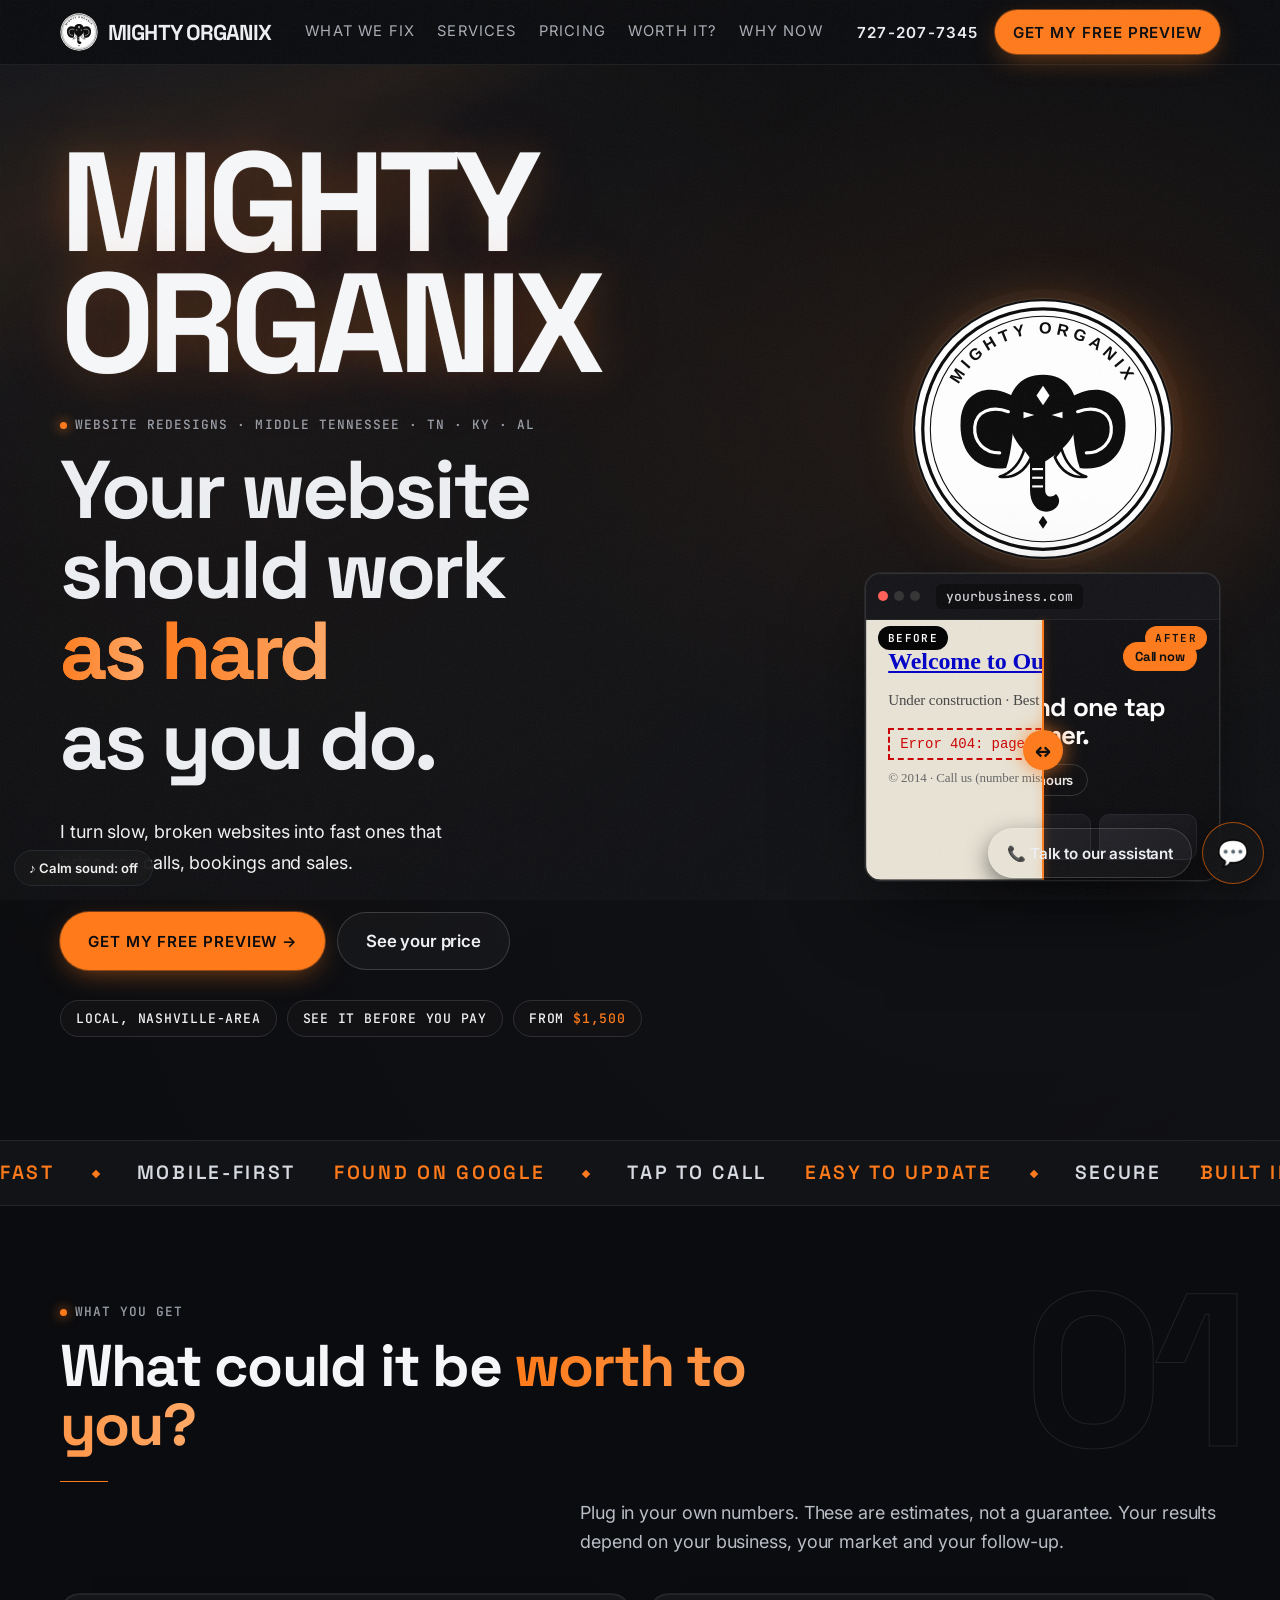
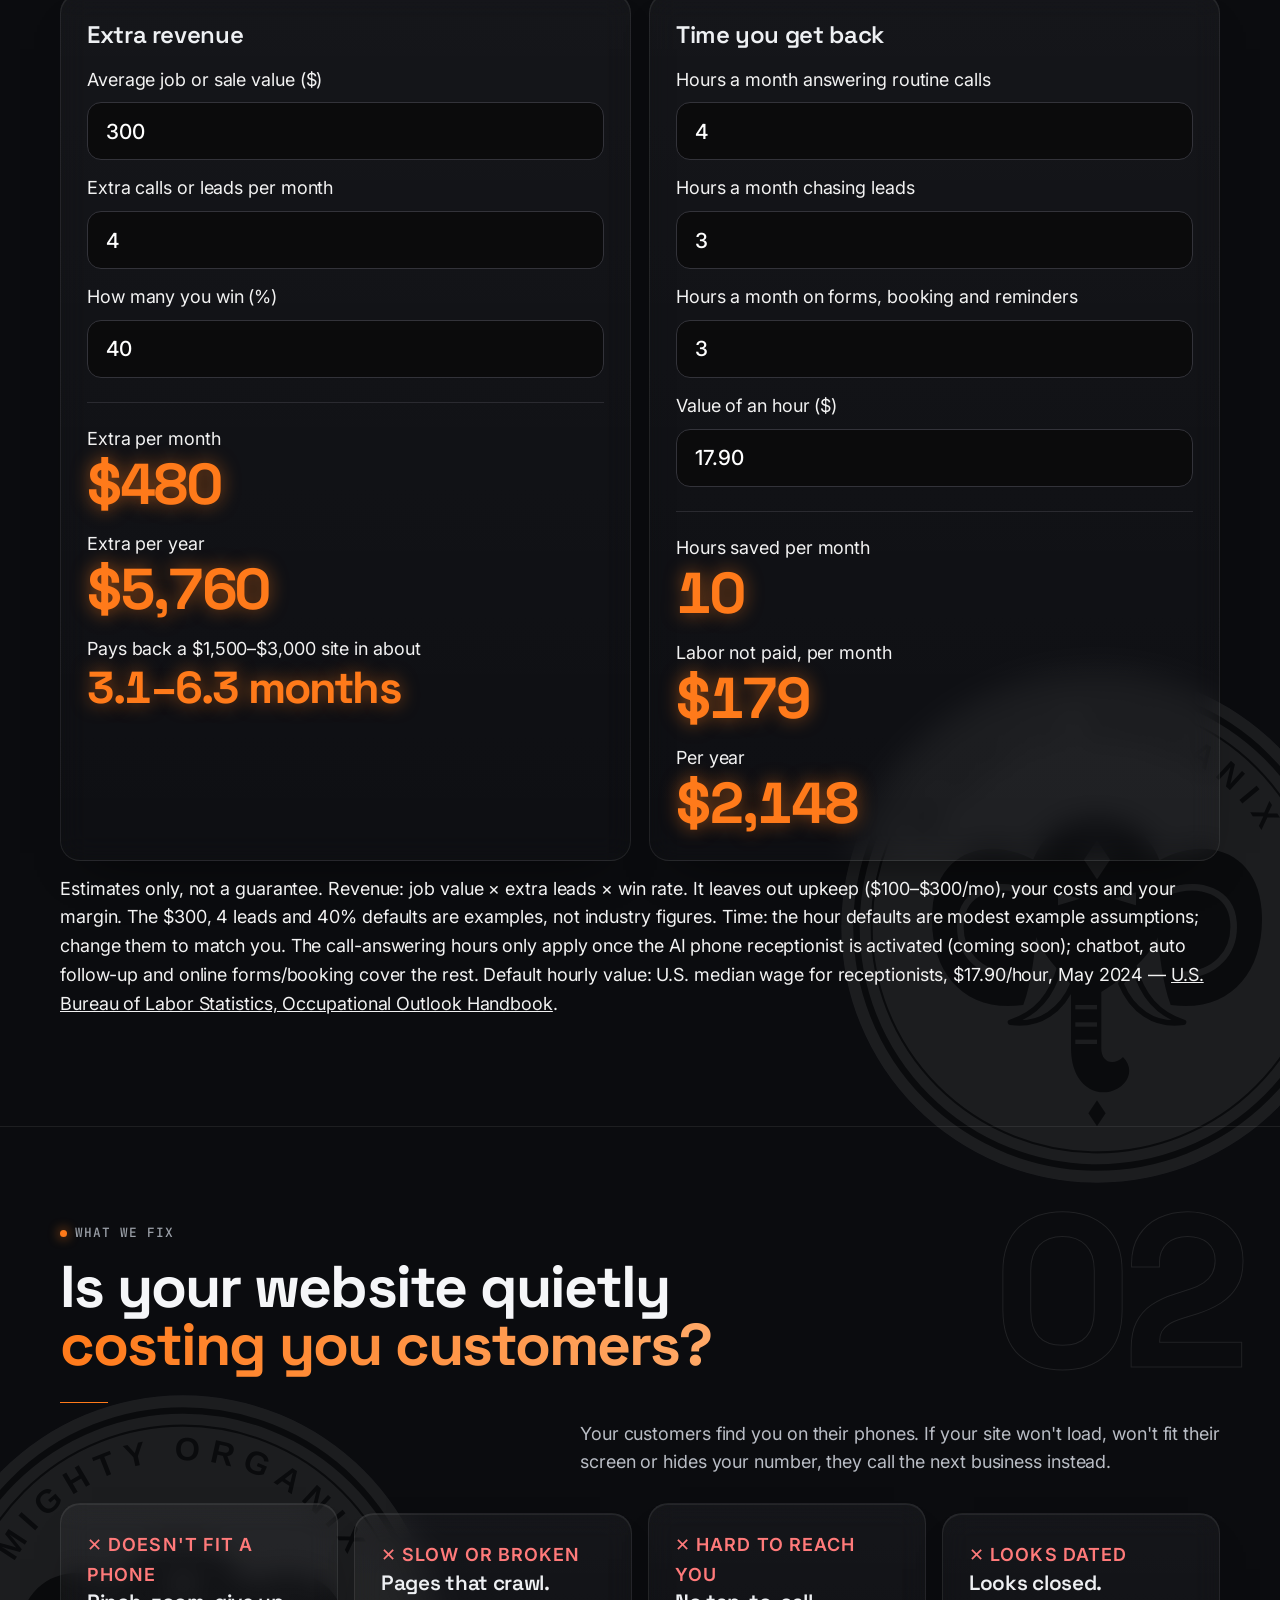
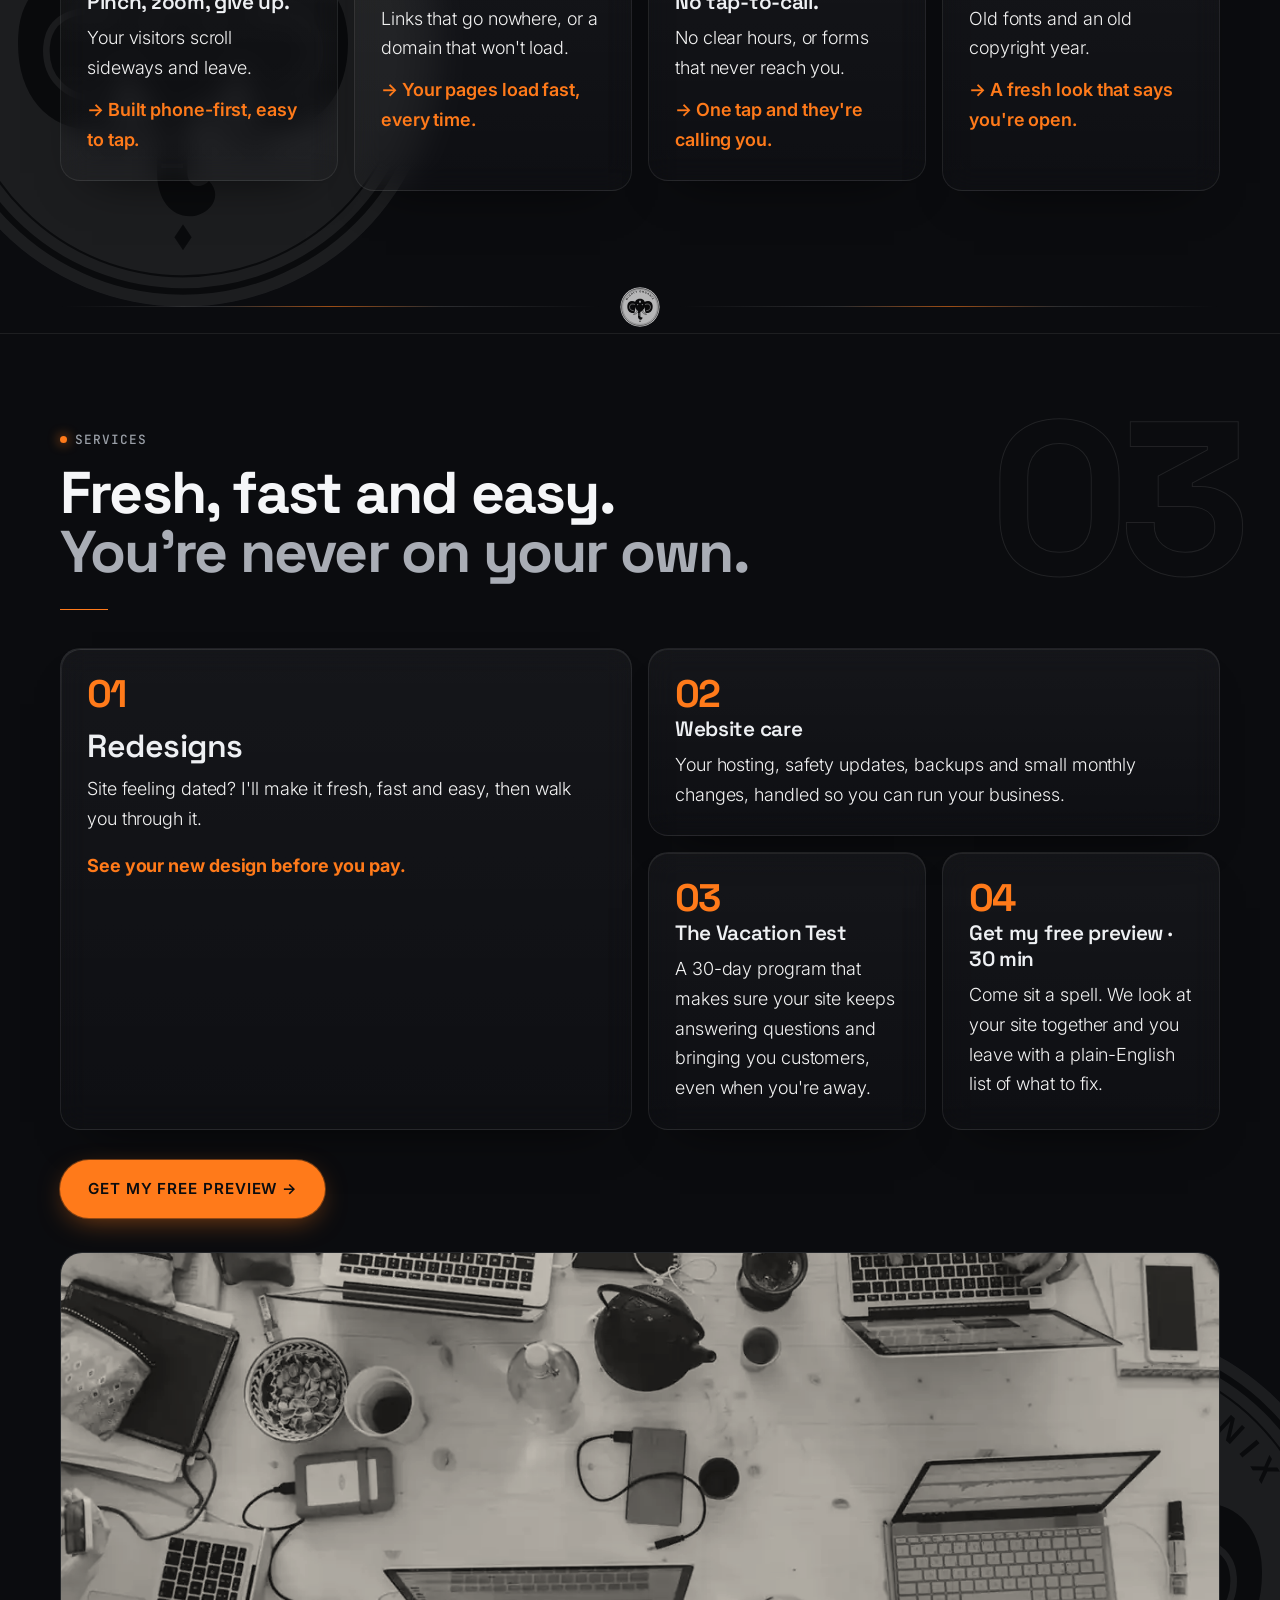
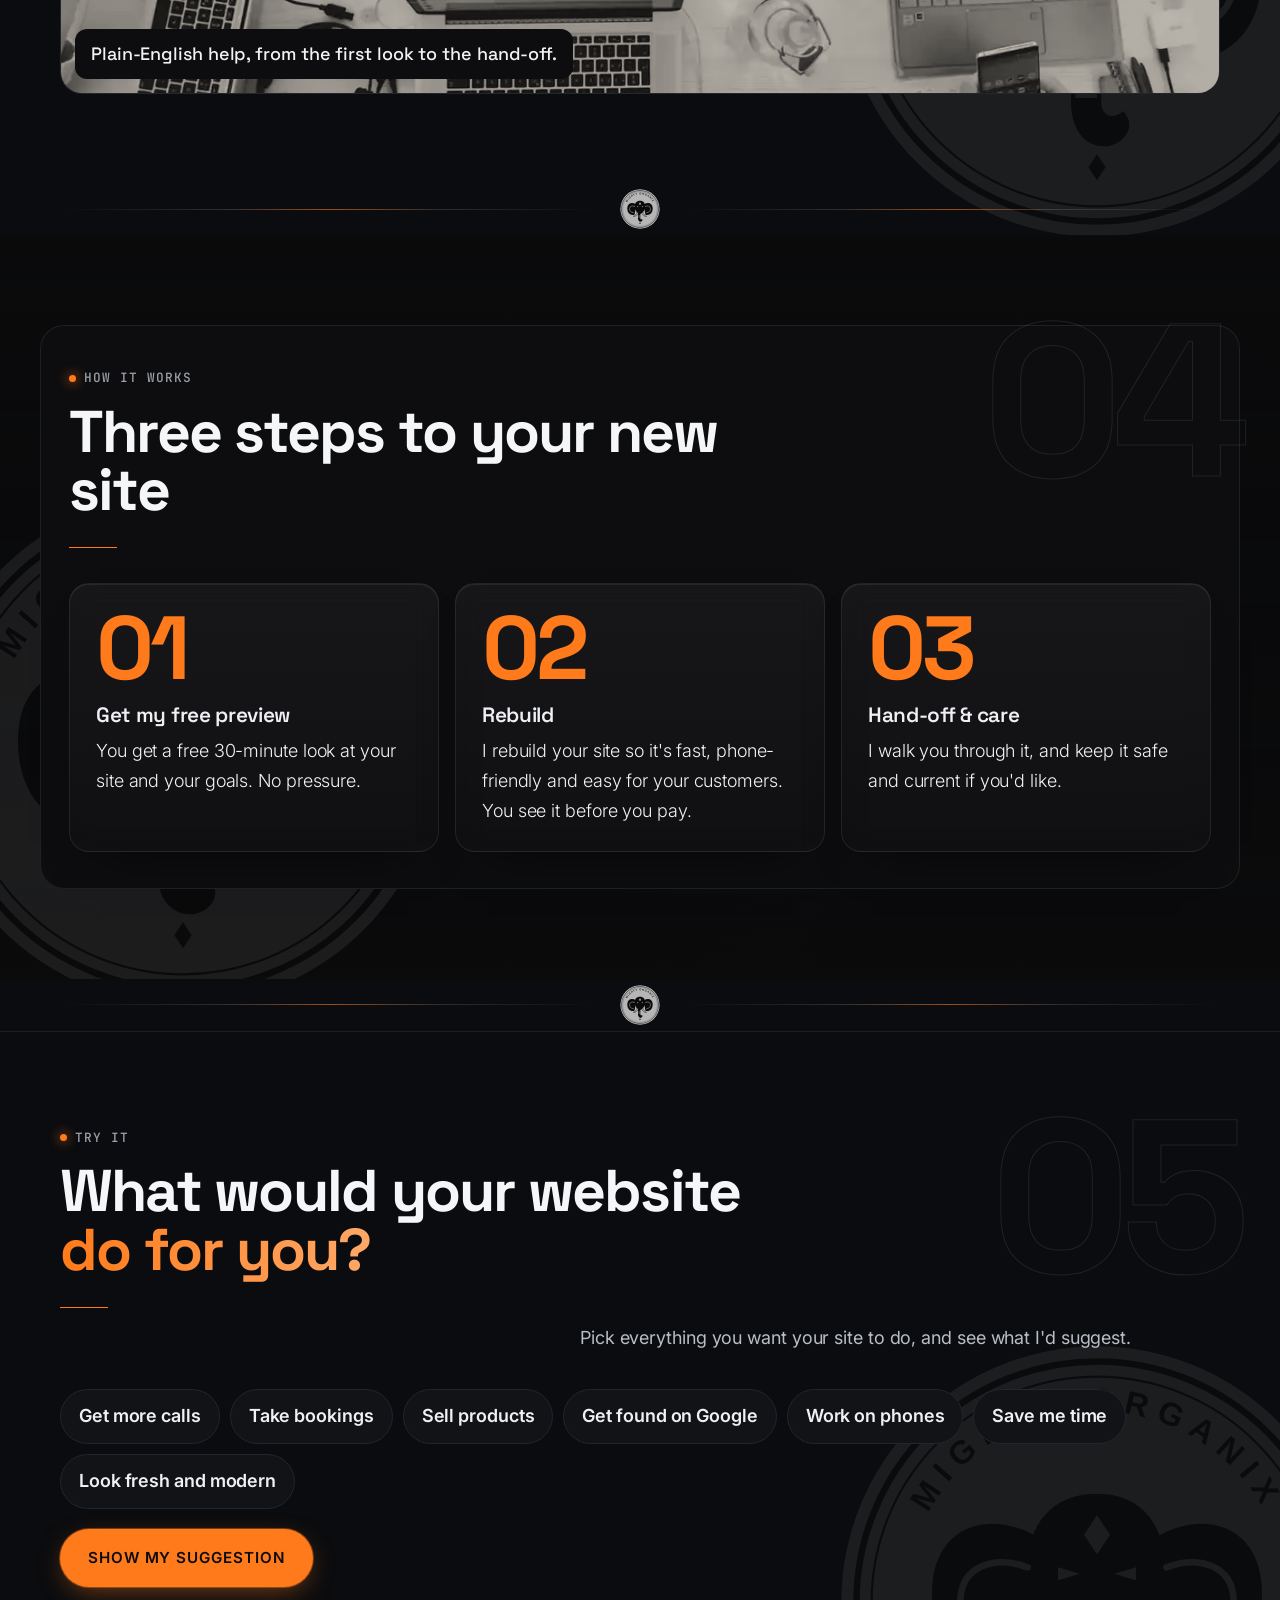
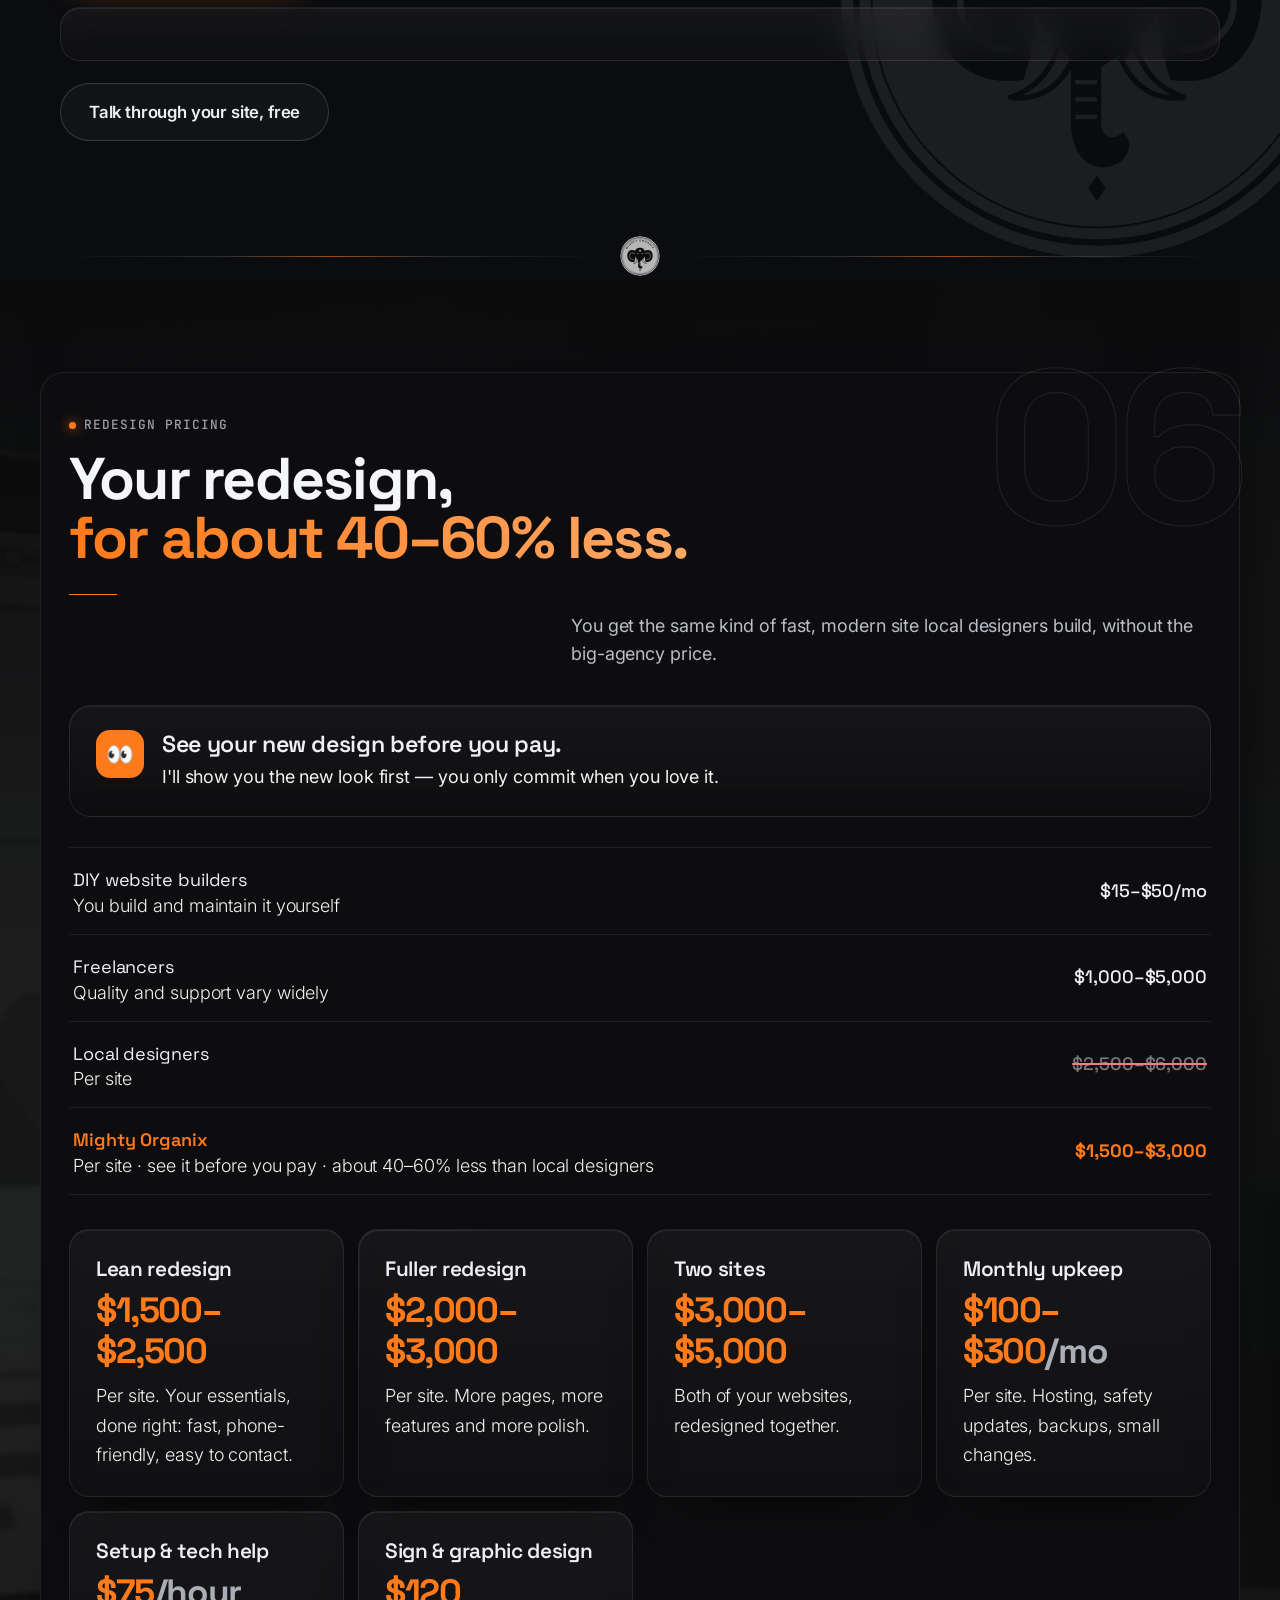
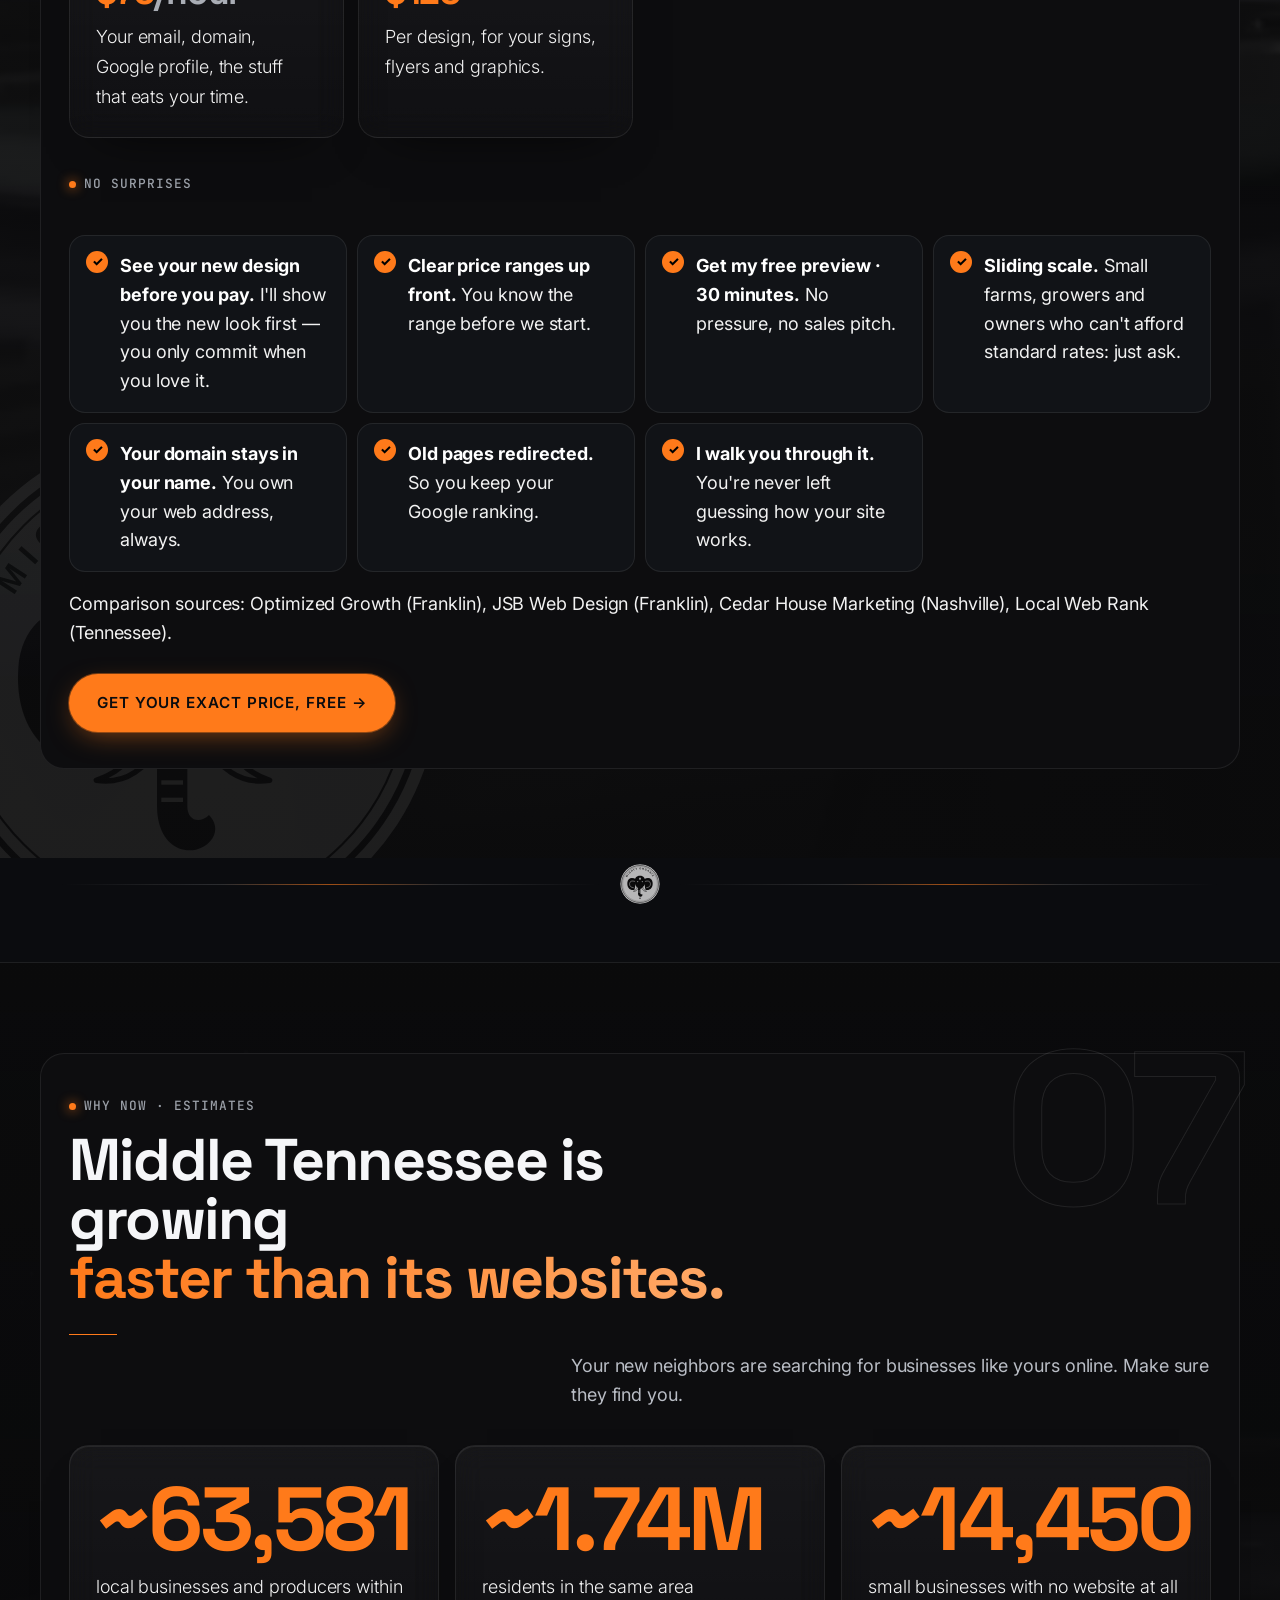
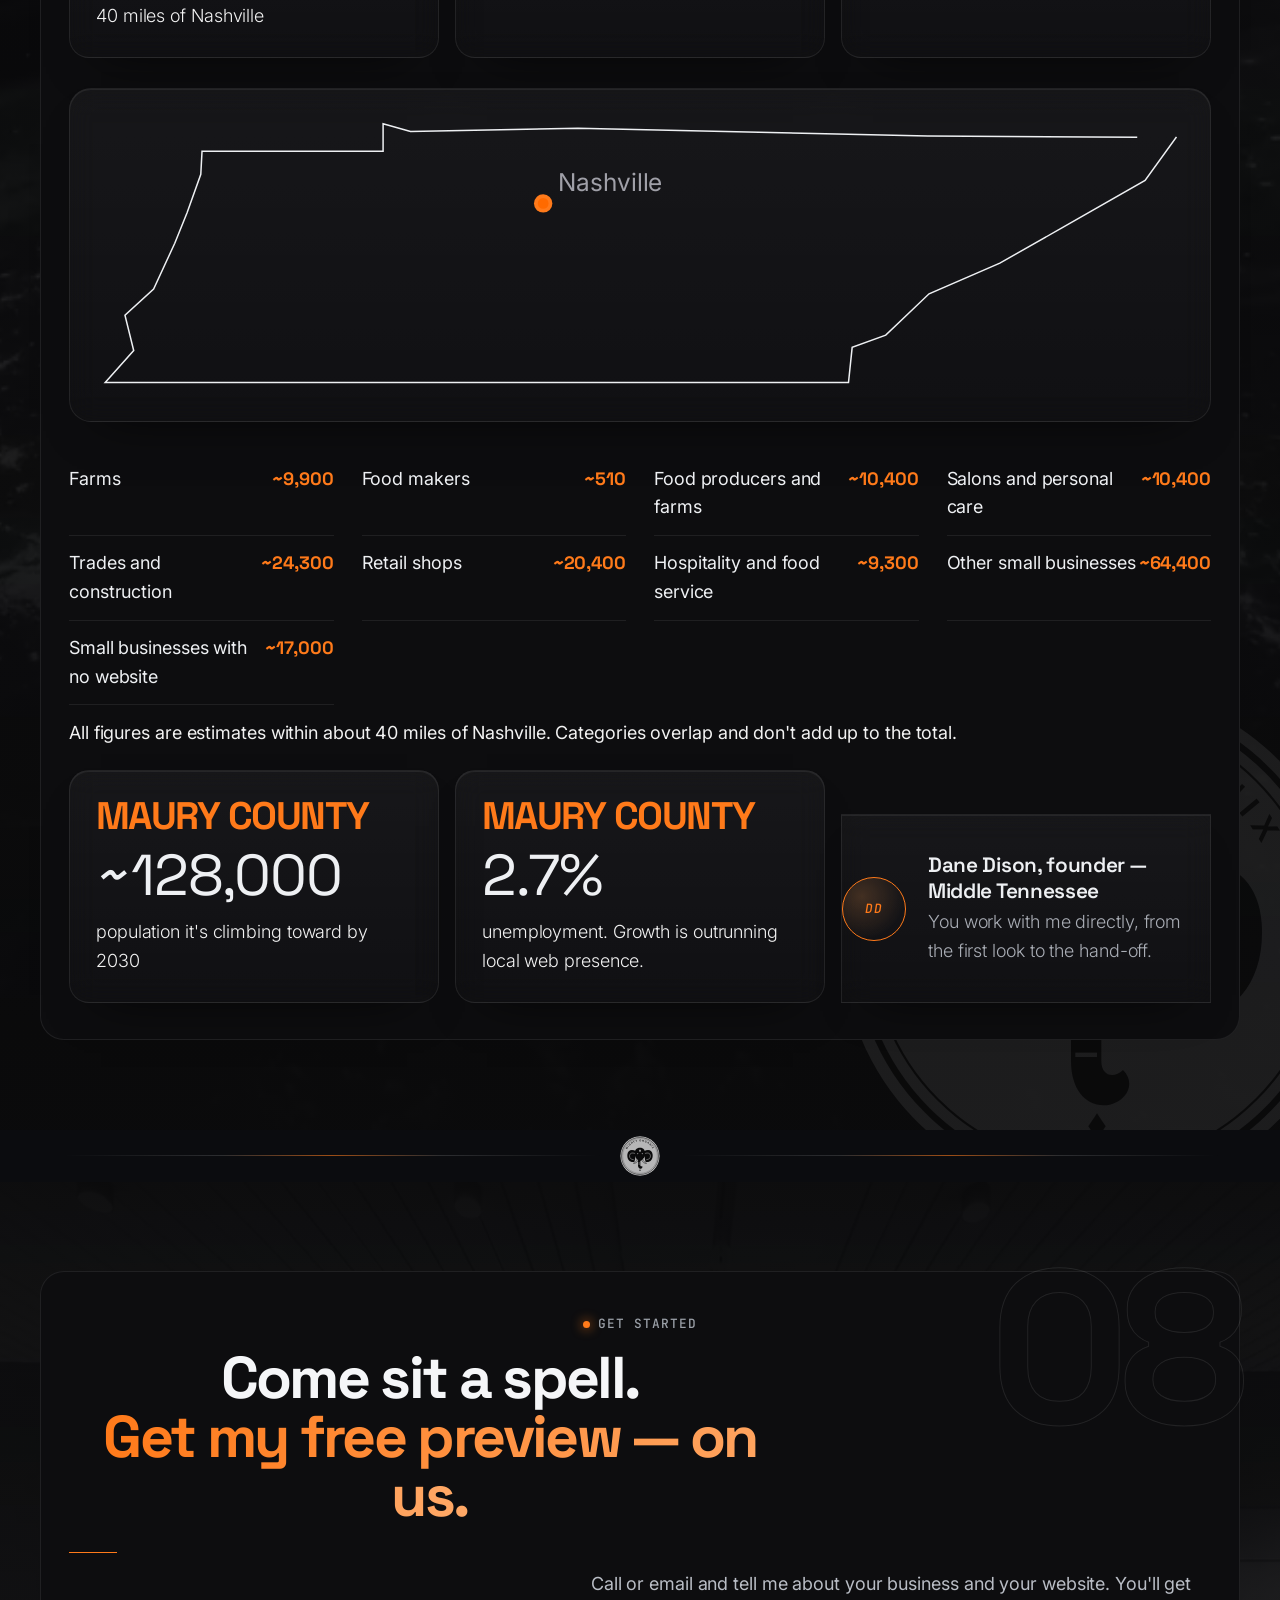
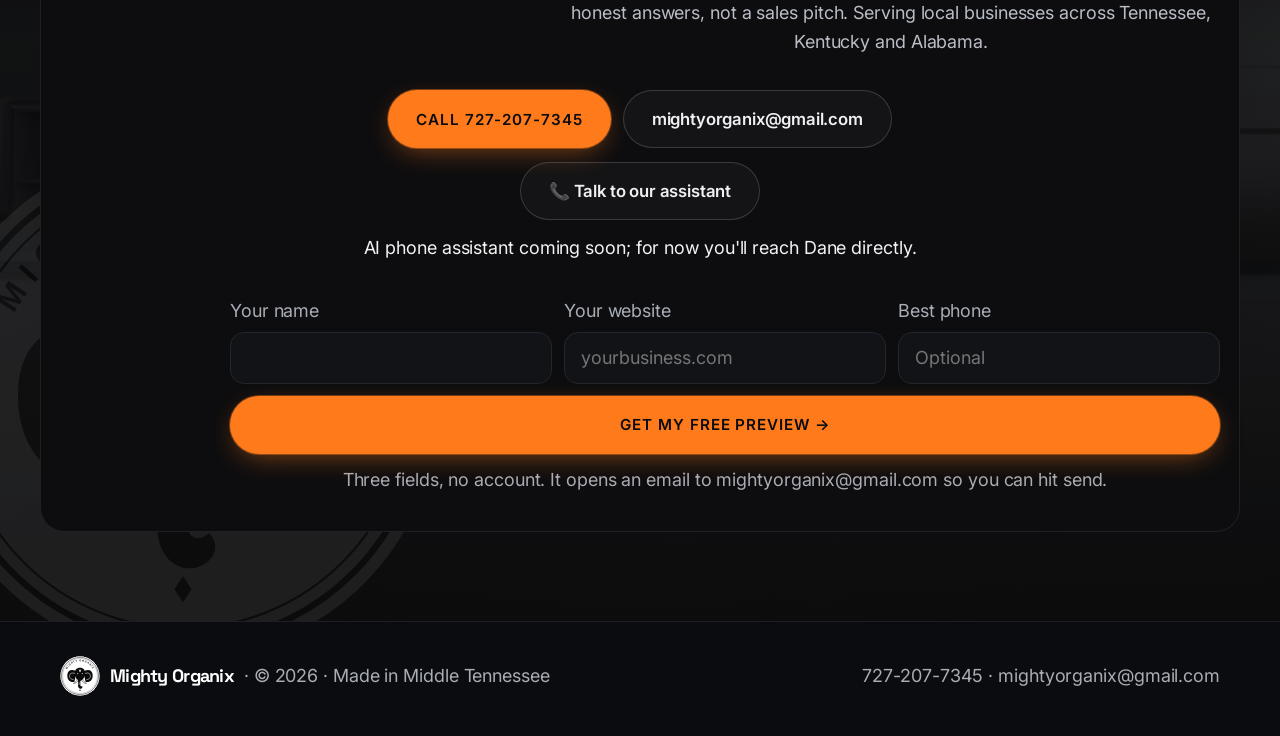
<file: dark.html>
<!doctype html><html lang="en"><head><meta name="robots" content="noindex"><link rel="canonical" href="https://mightyorganix.com/"><meta charset="utf-8"><meta name="viewport" content="width=device-width,initial-scale=1"><title>Mighty Organix · Website redesigns for local businesses · Nashville · Dark</title><meta name="description" content="Mighty Organix turns broken, slow, phone-unfriendly websites into fast ones that bring in customers. Local businesses across Tennessee, Kentucky and Alabama."><meta name="theme-color" content="#0b0b0c"><link rel="preload" as="image" href="assets/img/elephant-v2.svg"><link rel="preconnect" href="https://fonts.googleapis.com"><link rel="preconnect" href="https://fonts.gstatic.com" crossorigin><link href="https://fonts.googleapis.com/css2?family=Inter:wght@400;500;600&family=Space+Grotesk:wght@500;700&family=JetBrains+Mono:wght@500&display=swap" rel="stylesheet" media="print" onload="this.media='all'"><script>document.documentElement.classList.add("js");setTimeout(function(){document.querySelectorAll(".rv").forEach(function(e){e.classList.add("in")})},2500)</script><style>:root{--bg:#0b0b0c;--c1:#141416;--c2:#1c1c1f;--c3:#2a2a2e;--line:#2f2f34;--mut:#F2F2F2;--tx:#f2f2f3;--o:#ff6a00;--o2:#ff8a33}*{box-sizing:border-box}html,body{overflow-x:clip;max-width:100%}html{scroll-behavior:smooth}body{margin:0;background:var(--bg);color:var(--tx);font:16px/1.6 Inter,system-ui,sans-serif;-webkit-font-smoothing:antialiased}body:before{content:"";position:fixed;inset:0;pointer-events:none;z-index:60;opacity:.06;background:url("data:image/svg+xml,%3Csvg xmlns='http://www.w3.org/2000/svg' width='160' height='160'%3E%3Cfilter id='n'%3E%3CfeTurbulence type='fractalNoise' baseFrequency='.9' numOctaves='3'/%3E%3C/filter%3E%3Crect width='100%25' height='100%25' filter='url(%23n)'/%3E%3C/svg%3E")}a{color:inherit}.w{max-width:1200px;margin:0 auto;padding:0 20px}h1,h2,h3,.disp{font-family:"Space Grotesk",system-ui,sans-serif;letter-spacing:-.03em}h1{font-size:clamp(2.9rem,11vw,7.6rem);line-height:1.02;padding-bottom:.12em;margin:0;font-weight:700}h2{font-size:clamp(2rem,6.5vw,4rem);line-height:1.08;padding-bottom:.08em;margin:0 0 14px;font-weight:700}h3{font-size:1.3rem;line-height:1.25;margin:0 0 8px}.o{color:var(--o)}.mut{color:var(--mut)}.tag{display:inline-flex;gap:8px;align-items:center;font:500 .78rem/1 "Space Grotesk",sans-serif;letter-spacing:.18em;text-transform:uppercase;color:var(--mut);margin-bottom:18px}.tag:before{content:"";width:8px;height:8px;border-radius:50%;background:var(--o);box-shadow:0 0 12px var(--o)}nav{position:sticky;top:0;z-index:40;background:rgba(11,11,12,.75);backdrop-filter:blur(14px);border-bottom:1px solid var(--line)}nav .w{display:flex;align-items:center;justify-content:space-between;height:64px;gap:14px}nav .brand,nav .b{white-space:nowrap}@media(max-width:420px){nav .b.sm{padding:0 14px;font-size:.85rem}}nav .brand{font:700 1.15rem "Space Grotesk",sans-serif;text-decoration:none;display:flex;align-items:center;gap:10px}nav .brand img{width:30px;height:30px}nav .links{display:flex;gap:22px;font-size:.92rem;color:var(--mut)}nav .links a{text-decoration:none}nav .links a:hover{color:var(--tx)}@media(max-width:820px){nav .links{display:none}}.b{display:inline-flex;align-items:center;justify-content:center;gap:10px;min-height:58px;padding:0 28px;border-radius:999px;font:700 1.05rem "Space Grotesk",sans-serif;text-decoration:none;border:0;cursor:pointer;transition:transform .2s,box-shadow .3s,background .2s}.b.p{background:var(--o);color:#0b0b0c;box-shadow:0 0 0 0 rgba(255,106,0,.5),0 10px 30px rgba(255,106,0,.35)}.b.p:hover{background:var(--o2);box-shadow:0 0 0 6px rgba(255,106,0,.15),0 14px 40px rgba(255,106,0,.5)}.b.s{background:transparent;color:var(--tx);border:1.5px solid var(--c3)}.b.s:hover{border-color:var(--o);color:var(--o)}.b.sm{min-height:44px;padding:0 18px;font-size:.92rem}.hero{position:relative;padding:90px 0 70px;overflow:hidden;isolation:isolate}.hero .glow{position:absolute;z-index:-1;width:900px;height:900px;right:-320px;top:-360px;background:radial-gradient(closest-side,rgba(255,106,0,.45),rgba(255,106,0,.08) 60%,transparent);filter:blur(30px);animation:float 14s ease-in-out infinite alternate}.hero .glow.two{left:-380px;right:auto;top:auto;bottom:-520px;background:radial-gradient(closest-side,rgba(255,138,51,.22),transparent);animation-duration:18s}@keyframes float{to{transform:translate(-60px,50px) scale(1.08)}}.hero .logo{position:absolute;z-index:-1;right:-140px;top:50%;width:min(720px,90vw);aspect-ratio:1;transform:translateY(-50%);background:url(assets/img/elephant-v2.svg) center/contain no-repeat;opacity:.1;animation:spin 160s linear infinite}@keyframes spin{to{transform:translateY(-50%) rotate(360deg)}}@media(max-width:700px){.hero .logo{right:-35%;opacity:.12}}.hero h1 .ln{display:block}.hero h1 em{font-style:normal;background:linear-gradient(95deg,var(--o),#ffb066 60%,var(--o));-webkit-background-clip:text;background-clip:text;color:transparent;padding-bottom:.12em}.hero p.l{font-size:clamp(1.08rem,2.6vw,1.35rem);color:#F2F2F2;max-width:640px;margin:26px 0 34px}.btns{display:flex;flex-wrap:wrap;gap:12px}.trust{margin-top:26px;display:flex;flex-wrap:wrap;gap:8px 22px;font-size:.92rem;color:var(--mut)}.trust span:before{content:"✓ ";color:var(--o);font-weight:700}@media(max-width:480px){.btns .b{width:100%}}.mq{border-block:1px solid var(--line);background:var(--c1);overflow:hidden;white-space:nowrap;padding:18px 0}.mq .t{display:inline-flex;gap:38px;animation:mq 32s linear infinite;font:700 clamp(1.3rem,3.5vw,2rem) "Space Grotesk",sans-serif;color:#F2F2F2;padding-right:38px}.mq .t span:nth-child(odd){color:var(--o)}@keyframes mq{to{transform:translateX(-50%)}}section{padding:96px 0;position:relative}@media(max-width:600px){section{padding:68px 0}}.lead{font-size:1.12rem;color:#F2F2F2;max-width:680px;margin:0 0 36px}.card{background:linear-gradient(180deg,var(--c2),var(--c1));border:1px solid var(--line);border-radius:22px;padding:26px;position:relative;overflow:hidden;transition:transform .35s cubic-bezier(.2,.8,.2,1),border-color .3s,box-shadow .35s}.card:hover{transform:translateY(-5px);border-color:rgba(255,106,0,.55);box-shadow:0 20px 50px rgba(0,0,0,.5),0 0 0 1px rgba(255,106,0,.15),0 0 40px rgba(255,106,0,.12)}.card p{color:#F2F2F2;margin:0}.num{font:700 .85rem "Space Grotesk",sans-serif;color:var(--o);letter-spacing:.1em}.bento{display:grid;gap:16px;grid-template-columns:repeat(4,1fr)}.bento .x2{grid-column:span 2}.bento .tall{grid-row:span 2}@media(max-width:900px){.bento{grid-template-columns:1fr 1fr}}@media(max-width:600px){.bento{grid-template-columns:1fr}.bento .x2{grid-column:auto}.bento .tall{grid-row:auto}}.card.hot{background:radial-gradient(120% 90% at 100% 0%,rgba(255,106,0,.28),transparent 55%),linear-gradient(180deg,var(--c2),var(--c1))}.fixgrid{display:grid;gap:16px;grid-template-columns:repeat(auto-fit,minmax(250px,1fr))}.fixgrid .bad{color:#ff7a7a;font-weight:600;font-size:.86rem;letter-spacing:.06em;text-transform:uppercase}.fixgrid .good{color:var(--o);font-weight:600;margin-top:12px!important}.ba{position:relative;border-radius:22px;overflow:hidden;border:1px solid var(--line);aspect-ratio:16/10;max-height:560px;width:100%;user-select:none;touch-action:pan-y;background:#111}@media(max-width:600px){.ba{aspect-ratio:3/4}}.ba .pane{position:absolute;inset:0;padding:22px;font-family:Inter,sans-serif}.ba .after{background:linear-gradient(160deg,#18181b,#0f0f11)}.ba .before{background:#d8d4c8;color:#222;font-family:"Times New Roman",serif;clip-path:inset(0 calc(100% - var(--x,50%)) 0 0)}.ba .before .mar{background:#00f;color:#ff0;padding:4px 8px;font-size:13px;white-space:nowrap;overflow:hidden}.ba .before h4{font-size:15px;margin:14px 0 6px;color:#00e;text-decoration:underline}.ba .before p{font-size:10px;line-height:1.3;margin:0 0 6px}.ba .before .err{display:inline-block;border:2px solid #c00;color:#c00;font:bold 11px monospace;padding:6px 8px;margin-top:8px}.ba .before .tiny{font-size:8px;color:#666}.ba .before .wide{width:160%;height:14px;background:repeating-linear-gradient(90deg,#999 0 30px,#bbb 30px 60px);margin:10px 0}.ba .after .bar{display:flex;justify-content:space-between;align-items:center;font:700 14px "Space Grotesk",sans-serif}.ba .after .bar i{font-style:normal;background:var(--o);color:#000;border-radius:999px;padding:6px 12px;font-size:12px}.ba .after .big{font:700 clamp(22px,4.5vw,46px)/1.08 "Space Grotesk",sans-serif;margin:24px 0 12px;padding-bottom:.08em;max-width:80%}.ba .after .row{display:flex;gap:10px;flex-wrap:wrap}.ba .after .row b{background:var(--o);color:#000;border-radius:999px;padding:10px 16px;font:700 13px "Space Grotesk"}.ba .after .row s{text-decoration:none;border:1px solid #444;border-radius:999px;padding:10px 16px;font-size:13px}.ba .after .tiles{display:grid;grid-template-columns:repeat(3,1fr);gap:8px;margin-top:20px}.ba .after .tiles div{height:64px;border-radius:12px;background:#222226;border:1px solid #333}.ba .after .tiles div:first-child{background:linear-gradient(135deg,rgba(255,106,0,.5),#222)}.ba .lbl{position:absolute;top:14px;font:700 11px "Space Grotesk";letter-spacing:.15em;padding:6px 10px;border-radius:999px;z-index:3}.ba .lbl.l{left:14px;background:#000;color:#fff}.ba .lbl.r{right:14px;background:var(--o);color:#000}.ba .h{position:absolute;top:0;bottom:0;left:var(--x,50%);width:2px;background:var(--o);box-shadow:0 0 18px var(--o);z-index:4;transform:translateX(-1px)}.ba .h:after{content:"⟷";position:absolute;top:50%;left:50%;transform:translate(-50%,-50%);width:46px;height:46px;border-radius:50%;background:var(--o);color:#000;display:grid;place-items:center;font-weight:700;box-shadow:0 0 24px rgba(255,106,0,.7)}.ba input{position:absolute;inset:0;width:100%;height:100%;opacity:0;cursor:ew-resize;z-index:5;margin:0}.steps{display:grid;gap:16px;grid-template-columns:repeat(auto-fit,minmax(250px,1fr));counter-reset:s}.steps .card .n{font:700 4.2rem/1 "Space Grotesk";color:transparent;-webkit-text-stroke:1.5px var(--o);display:block;margin-bottom:12px;padding-bottom:.05em}.chips{display:flex;flex-wrap:wrap;gap:10px;margin:0 0 20px}.chips label{cursor:pointer}.chips input{position:absolute;opacity:0}.chips span{display:inline-block;padding:12px 18px;border-radius:999px;border:1.5px solid var(--c3);background:var(--c1);font-weight:600;transition:.2s}.chips span:hover{border-color:#555}.chips input:checked+span{background:var(--o);color:#000;border-color:var(--o);box-shadow:0 0 22px rgba(255,106,0,.45)}.chips input:focus-visible+span{outline:2px solid #fff;outline-offset:2px}#out{display:none;margin-top:20px}#out.on{display:block;animation:up .4s ease}@keyframes up{from{opacity:0;transform:translateY(10px)}}.promise{display:flex;gap:18px;align-items:flex-start;border:1px solid rgba(255,106,0,.6);background:linear-gradient(110deg,rgba(255,106,0,.18),rgba(255,106,0,.04) 60%);border-radius:22px;padding:24px 26px;margin:0 0 30px;box-shadow:0 0 40px rgba(255,106,0,.12)}.promise .ic{flex:none;width:48px;height:48px;border-radius:14px;background:var(--o);color:#000;display:grid;place-items:center;font-size:1.4rem}.promise h3{margin:0 0 4px;font-size:1.45rem}.promise p{margin:0;color:#F2F2F2}.vs{display:grid;grid-template-columns:1fr 1.25fr;gap:16px;margin-bottom:22px}@media(max-width:600px){.vs{grid-template-columns:1fr}}.vs .them{opacity:.75}.vs .them .amt{color:#77777e;text-decoration:line-through;text-decoration-color:#ff7a7a;text-decoration-thickness:3px}.vs .us{border-color:rgba(255,106,0,.7);background:radial-gradient(120% 100% at 100% 0%,rgba(255,106,0,.3),transparent 60%),var(--c2)}.amt{font:700 clamp(2.2rem,6vw,3.6rem)/1.1 "Space Grotesk";letter-spacing:-.03em;margin:6px 0;padding-bottom:.06em}.us .amt{color:var(--o);text-shadow:0 0 30px rgba(255,106,0,.35)}.save{display:inline-block;background:var(--o);color:#000;font:700 .8rem "Space Grotesk";padding:5px 10px;border-radius:999px;letter-spacing:.06em}.plist{display:grid;gap:14px;grid-template-columns:repeat(auto-fit,minmax(230px,1fr))}.plist .card .pr{font:700 1.9rem/1.15 "Space Grotesk";color:var(--tx);margin:4px 0 8px;padding-bottom:.05em}.plist .card .pr small{font-size:.95rem;color:var(--mut)}.plist .feat{border-color:rgba(255,106,0,.5)}.check{list-style:none;padding:0;margin:26px 0 0;display:grid;gap:10px;grid-template-columns:repeat(auto-fit,minmax(260px,1fr))}.check li{padding:16px 18px 16px 50px;position:relative;background:var(--c1);border:1px solid var(--line);border-radius:16px;color:#F2F2F2}.check li:before{content:"✓";position:absolute;left:16px;top:15px;width:22px;height:22px;border-radius:50%;background:var(--o);color:#000;font-weight:800;display:grid;place-items:center;font-size:.8rem}.check li b{color:#fff}.src{font-size:.84rem;color:#F2F2F2;margin-top:18px}.stats{display:grid;gap:16px;grid-template-columns:repeat(3,1fr)}@media(max-width:700px){.stats{grid-template-columns:1fr}}.stat{font:700 clamp(3rem,8vw,5rem)/1.05 "Space Grotesk";letter-spacing:-.04em;padding-bottom:.06em;background:linear-gradient(180deg,#fff,#9a9aa2);-webkit-background-clip:text;background-clip:text;color:transparent}.stat.o2{background:linear-gradient(180deg,var(--o2),var(--o));-webkit-background-clip:text;background-clip:text}.tnwrap{margin:30px 0;padding:24px;border:1px solid var(--line);border-radius:22px;background:var(--c1)}.tn{width:100%;height:auto;display:block}.tn .dot{fill:rgba(255,106,0,.35);animation:ping 2.4s ease-out infinite;transform-origin:center;transform-box:fill-box}@keyframes ping{0%{transform:scale(1);opacity:1}100%{transform:scale(4);opacity:0}}.tbl{display:grid;grid-template-columns:repeat(auto-fit,minmax(260px,1fr));gap:0 28px;margin-top:10px}.tbl div{display:flex;justify-content:space-between;padding:13px 0;border-bottom:1px solid var(--line)}.tbl b{font-family:"Space Grotesk";color:var(--o)}.note{font-size:.85rem;color:#F2F2F2;margin-top:14px}.maury{display:grid;grid-template-columns:repeat(auto-fit,minmax(240px,1fr));gap:16px;margin-top:22px}.cta{text-align:center;overflow:hidden;isolation:isolate}.cta:before{content:"";position:absolute;z-index:-1;left:50%;top:50%;width:900px;height:600px;transform:translate(-50%,-50%);background:radial-gradient(closest-side,rgba(255,106,0,.32),transparent)}.cta h2{font-size:clamp(2.4rem,8vw,5.4rem)}.cta .btns{justify-content:center}.cta .lead{margin:0 auto 34px}footer{border-top:1px solid var(--line);padding:34px 0 40px;color:var(--mut);font-size:.92rem}footer .w{display:flex;flex-wrap:wrap;gap:12px 28px;justify-content:space-between;align-items:center}footer a{text-decoration:none}footer a:hover{color:var(--o)}.mbar{display:none}@media(max-width:700px){.mbar{display:flex;position:fixed;left:0;right:0;bottom:0;z-index:45;gap:8px;padding:10px;background:rgba(11,11,12,.92);backdrop-filter:blur(12px);border-top:1px solid var(--line)}.mbar .b{flex:1;min-height:52px;padding:0 10px}body{padding-bottom:78px}}#snd{position:fixed;left:14px;bottom:14px;z-index:46;border:1px solid var(--c3);background:rgba(20,20,22,.85);backdrop-filter:blur(10px);color:#F2F2F2;border-radius:999px;padding:9px 14px;font:600 .82rem Inter,sans-serif;cursor:pointer}#snd[aria-pressed=true]{border-color:var(--o);color:var(--o)}#mo-chat-btn{position:fixed;right:16px;bottom:16px;z-index:47;width:62px;height:62px;border-radius:50%;border:1px solid rgba(255,106,0,.6);background:rgba(20,20,22,.7);backdrop-filter:blur(14px);color:var(--o);font-size:1.6rem;cursor:pointer;box-shadow:0 0 26px rgba(255,106,0,.35),0 10px 26px rgba(0,0,0,.5);animation:pulse 3s ease-in-out infinite}@keyframes pulse{50%{box-shadow:0 0 40px rgba(255,106,0,.55),0 10px 26px rgba(0,0,0,.5)}}#mo-chat{position:fixed;right:16px;bottom:90px;z-index:48;width:min(380px,calc(100vw - 32px));max-height:min(580px,calc(100svh - 190px));display:none;flex-direction:column;border-radius:22px;overflow:hidden;background:rgba(16,16,18,.88);backdrop-filter:blur(18px);border:1px solid rgba(255,106,0,.4);box-shadow:0 0 36px rgba(255,106,0,.2),0 24px 60px rgba(0,0,0,.6)}#mo-chat.on{display:flex;animation:up .25s ease}#mo-chat header{padding:14px 16px;font:700 1rem "Space Grotesk";display:flex;justify-content:space-between;align-items:center;border-bottom:1px solid var(--line)}#mo-chat header span:before{content:"● ";color:var(--o)}#mo-chat header button{background:none;border:0;color:#ccc;font-size:1.4rem;cursor:pointer}#mo-log{flex:1;overflow-y:auto;padding:12px 14px;display:flex;flex-direction:column;gap:8px;font-size:.94rem}.m{padding:10px 13px;border-radius:16px;max-width:88%;line-height:1.45}.m.bot{background:var(--c2);border:1px solid var(--line)}.m.me{align-self:flex-end;background:var(--o);color:#000}.m a{color:var(--o);font-weight:700}#mo-q{display:flex;flex-wrap:wrap;gap:6px;padding:9px 12px;border-top:1px solid var(--line)}#mo-q button{font:600 .8rem Inter,sans-serif;padding:7px 11px;border-radius:999px;border:1px solid var(--c3);background:transparent;color:#F2F2F2;cursor:pointer}#mo-q button:hover{border-color:var(--o);color:var(--o)}#mo-f{display:flex;gap:6px;padding:10px 12px;border-top:1px solid var(--line)}#mo-f input{flex:1;min-width:0;padding:11px 12px;border-radius:12px;border:1px solid var(--c3);background:#0e0e10;color:#fff;font-size:16px}#mo-f button{padding:0 16px;border-radius:12px;border:0;background:var(--o);color:#000;font-weight:800;cursor:pointer}@media(max-width:700px){#mo-chat-btn{bottom:88px}#mo-snd,#snd{bottom:88px}#mo-chat{bottom:160px;max-height:calc(100svh - 240px)}}.js .rv{opacity:0;transform:translateY(24px);transition:opacity .8s ease,transform .8s cubic-bezier(.2,.8,.2,1)}.js .rv.in{opacity:1;transform:none}@media(prefers-reduced-motion:reduce){*,*:before,*:after{animation:none!important;transition:none!important}.js .rv{opacity:1;transform:none}html{scroll-behavior:auto}}section{padding:128px 0}@media(max-width:600px){section{padding:84px 0}}section+section,#services,#picker,#why{border-top:1px solid var(--line)!important;border-bottom:0!important}#services,#picker,#why{background:transparent!important}h1{font-weight:600;letter-spacing:-.035em}h2{font-weight:600}h3{font-weight:500}.lead,.hero p.l{font-weight:400;color:#F2F2F2;line-height:1.7}.card p{font-weight:300;line-height:1.65}.tag{font-weight:400;letter-spacing:.22em}.tag:before{box-shadow:none;width:6px;height:6px}.hero{padding:120px 0 100px}.hero .glow{opacity:.45;animation-duration:40s}.hero .glow.two{display:none}.hero .logo{opacity:.05;animation:none}.card{background:var(--c1);border-color:#26262a}.card:hover{transform:translateY(-2px);box-shadow:0 12px 30px rgba(0,0,0,.35);border-color:rgba(255,106,0,.35)}.card.hot{background:radial-gradient(120% 90% at 100% 0%,rgba(255,106,0,.12),transparent 55%),var(--c1)}.vs .us,.promise{box-shadow:none}.us .amt{text-shadow:none}.b.p{box-shadow:0 8px 22px rgba(255,106,0,.22)}#mo-chat-btn{animation:none;box-shadow:0 8px 22px rgba(0,0,0,.45)}.cta:before{opacity:.5}.mq{background:transparent}.mq .t{font-weight:500;animation-duration:48s}.cmpt{width:100%;border-collapse:collapse;margin:8px 0 34px;font-family:"Space Grotesk"}.cmpt td{padding:18px 4px;border-bottom:1px solid var(--line);font-size:1.05rem}.cmpt td:last-child{text-align:right;font-size:clamp(1.15rem,3.5vw,1.6rem);font-weight:500;white-space:nowrap}.cmpt tr:first-child td{border-top:1px solid var(--line)}.cmpt .k td:last-child{color:#77777e;text-decoration:line-through;text-decoration-color:#ff7a7a;text-decoration-thickness:2px}.cmpt .us td{color:var(--o);font-weight:600}.cmpt .us td:last-child{color:var(--o);font-weight:700}.cmpt small{display:block;font:300 .82rem Inter;color:var(--mut)}.founder{display:flex;gap:22px;align-items:center;margin-top:44px;padding:26px 0;border-top:1px solid var(--line);border-bottom:1px solid var(--line)}.founder .mono{flex:none;width:64px;height:64px;border-radius:50%;border:1px solid var(--o);display:grid;place-items:center;font:500 1.3rem "Space Grotesk";color:var(--o)}.founder h3{margin:0}.founder p{margin:4px 0 0;color:var(--mut);font-weight:300}.ph{position:absolute;inset:0;z-index:-2;overflow:hidden;pointer-events:none}.ph img{width:100%;height:100%;object-fit:cover;filter:grayscale(1) contrast(1.05) brightness(.8);opacity:.34}.ph:after{content:"";position:absolute;inset:0;background:linear-gradient(180deg,rgba(11,11,12,.92),rgba(11,11,12,.6) 45%,rgba(11,11,12,.95))}.hero .ph img{opacity:.55;object-position:60% 50%}.hero .ph:after{background:linear-gradient(90deg,rgba(11,11,12,.96) 0%,rgba(11,11,12,.78) 55%,rgba(11,11,12,.55)),linear-gradient(0deg,rgba(11,11,12,1),transparent 30%)}@media(max-width:700px){.hero .ph img{opacity:.4}.hero .ph:after{background:linear-gradient(180deg,rgba(11,11,12,.85),rgba(11,11,12,.92))}}section.hasph{isolation:isolate;overflow:hidden}.photo{position:relative;border-radius:22px;overflow:hidden;border:1px solid var(--line);margin:34px 0 0;aspect-ratio:21/8;background:var(--c1)}.photo img{width:100%;height:100%;object-fit:cover;display:block;filter:grayscale(1) brightness(.78) contrast(1.05)}.photo figcaption{position:absolute;left:22px;bottom:18px;right:22px;font:500 .95rem/1.4 "Space Grotesk",sans-serif;color:#F2F2F2;text-shadow:0 1px 8px #000}@media(max-width:600px){.photo{aspect-ratio:4/3}}nav .tel{font:600 .95rem "Space Grotesk",sans-serif;text-decoration:none;color:var(--tx);white-space:nowrap}nav .tel:hover{color:var(--o)}nav .rt{display:flex;align-items:center;gap:16px}@media(max-width:560px){nav .tel{font-size:.85rem}nav .brand span{display:none}}.qf{display:grid;gap:12px;grid-template-columns:repeat(3,1fr);max-width:820px;margin:34px auto 0;text-align:left}.qf label{display:flex;flex-direction:column;gap:6px;font-size:.85rem;color:var(--mut)}.qf input{min-height:52px;border-radius:14px;border:1px solid var(--c3);background:var(--c1);color:var(--tx);padding:0 16px;font:inherit;font-size:1rem}.qf input:focus{outline:2px solid var(--o);outline-offset:1px;border-color:transparent}.qf .b{grid-column:1/-1}.qf p{grid-column:1/-1;margin:0;font-size:.85rem;color:var(--mut);text-align:center}@media(max-width:700px){.qf{grid-template-columns:1fr}}.hero .facts{display:flex;flex-wrap:wrap;gap:10px;margin-top:30px}.hero .facts span{border:1px solid var(--line);background:rgba(20,20,22,.7);border-radius:999px;padding:8px 14px;font-size:.88rem;color:#F2F2F2}.hero .facts b{color:var(--o);font-weight:600}.hero .lock{display:flex;flex-direction:column;align-items:center;text-align:center;gap:14px;margin:0 auto 46px}.hero .lock img{width:clamp(150px,30vw,240px);height:auto;filter:drop-shadow(0 10px 40px rgba(255,106,0,.25))}.hero .lock .wm{font:700 clamp(2.2rem,7vw,4.2rem)/1 "Space Grotesk",sans-serif;letter-spacing:-.02em;color:#fff}@media(max-width:700px){#snd{position:static;display:block;margin:18px auto 96px}}body{font-size:18px}p,li,td,label,figcaption,.lead,.trust,.facts span,.note,.src,small,.card p,.qf p,.qf input,#mo-log,#mo-in,footer{font-size:max(18px,1em)!important}td small,.cmpt small{font-size:18px!important;color:#F2F2F2}.hero .pnl,.hasph>.w{background:#0d0d0f;border:1px solid var(--line);border-radius:24px;padding:36px 28px;position:relative}@media(max-width:600px){.hero .pnl,.hasph>.w{padding:26px 18px;margin:0 10px;border-radius:18px}}.photo figcaption{background:#0d0d0f;padding:12px 16px;border-radius:12px;text-shadow:none;left:14px;bottom:14px;right:auto;max-width:calc(100% - 28px)}.hero .facts span{background:#141416}.hero .logo{left:50%;right:auto;top:50%;width:min(1100px,130vw);transform:translate(-50%,-50%);opacity:.3;animation:none;z-index:-1}@media(max-width:700px){.hero .logo{right:auto;opacity:.32;width:150vw}}.hero .lock{position:relative}.eldiv{display:flex;align-items:center;gap:18px;max-width:1200px;margin:0 auto;padding:0 20px}.eldiv:before,.eldiv:after{content:"";flex:1;height:1px;background:linear-gradient(90deg,transparent,#3a3a40 30%,#3a3a40 70%,transparent)}.eldiv img{width:56px;height:56px;opacity:.9}section{isolation:isolate}section:after{content:"";position:absolute;z-index:-1;right:-6%;bottom:-4%;width:min(520px,70vw);aspect-ratio:1;background:url(assets/img/elephant-v2.svg) center/contain no-repeat;opacity:.07;pointer-events:none;filter:grayscale(.3)}section:nth-of-type(even):after{right:auto;left:-6%}.fm{display:inline-flex;align-items:center;gap:10px}.fm img{width:40px;height:40px}nav .brand img{width:38px;height:38px}.hero{padding:28px 0 80px!important}.hero .lock{margin:0 auto 18px;gap:8px}.hero .lock img{width:clamp(140px,24vw,210px)}.hero .lock .wm{margin-bottom:4px}.hero .mesh{position:absolute;inset:-20%;z-index:-1;pointer-events:none;background:radial-gradient(40% 35% at 20% 30%,rgba(255,106,0,.16),transparent 70%),radial-gradient(45% 40% at 80% 70%,rgba(255,138,51,.10),transparent 70%),radial-gradient(60% 50% at 50% 50%,rgba(60,60,68,.35),transparent 75%);background-size:140% 140%;animation:mesh 22s ease-in-out infinite alternate;mix-blend-mode:screen}@keyframes mesh{0%{background-position:0% 0%,100% 100%,50% 50%;transform:rotate(0)}100%{background-position:100% 60%,0% 30%,40% 60%;transform:rotate(6deg)}}#fx{position:absolute;inset:0;width:100%;height:100%;z-index:-1;pointer-events:none;opacity:.9}.hero .logo,.hero .lock img{will-change:transform}.sr{opacity:0;transform:translateY(28px);transition:opacity .9s cubic-bezier(.2,.8,.2,1),transform .9s cubic-bezier(.2,.8,.2,1)}.sr.on{opacity:1;transform:none}.b{position:relative;overflow:hidden}.b:after{content:"";position:absolute;top:0;left:-60%;width:40%;height:100%;background:linear-gradient(100deg,transparent,rgba(255,255,255,.35),transparent);transform:skewX(-20deg);transition:left .6s}.b:hover:after{left:130%}.b:active{transform:scale(.97)}.b:hover{transform:translateY(-2px)}.card:before{content:"";position:absolute;inset:0;border-radius:inherit;pointer-events:none;background:radial-gradient(300px circle at var(--mx,50%) var(--my,50%),rgba(255,106,0,.10),transparent 60%);opacity:0;transition:opacity .3s}.card:hover:before{opacity:1}@media(prefers-reduced-motion:reduce){.sr{opacity:1!important;transform:none!important}.hero .mesh{animation:none}#fx{display:none}.b:after{display:none}}#mo-talk{background:#141416;box-shadow:0 8px 22px rgba(0,0,0,.5);position:fixed;right:88px;bottom:22px;z-index:47;min-height:50px;padding:0 18px;font-size:.95rem}@media(max-width:700px){#mo-talk{bottom:96px;right:88px;min-height:46px;padding:0 14px}}.rcp-note{font-size:18px;color:#F2F2F2;margin:14px auto 0;max-width:620px}@media(max-width:639px){#mo-talk{opacity:0;visibility:hidden;transform:translateY(10px);transition:opacity .3s,transform .3s,visibility .3s}.past-hero #mo-talk{opacity:1;visibility:visible;transform:none}}
/* v11 editorial redesign */
:root{--amber:#d9a066;--wood:#8a5a34;--serif:"Space Grotesk",system-ui,sans-serif;--ui:"Inter Tight",Inter,system-ui,sans-serif}
body{font-family:var(--ui);font-size:18px;letter-spacing:-.005em}
h1,h2,.cta h2{font-family:var(--serif);font-weight:400;letter-spacing:-.025em}
h1{font-size:clamp(3.4rem,10.5vw,9.5rem);line-height:.96}
h2{font-size:clamp(2.6rem,7vw,5.6rem);line-height:.98;margin-bottom:22px}
h2 .o,h2 .mut{font-style:italic}
h2 .o{color:var(--amber)}
.hero h1 em{font-style:italic;background:none;color:var(--amber);-webkit-text-fill-color:var(--amber);padding-right:.04em}
h3{font-family:var(--ui);font-weight:600;letter-spacing:-.015em}
.tag{font-family:var(--ui);font-weight:600;letter-spacing:.22em;color:var(--amber);font-size:.8rem}
.tag:before{background:var(--amber);box-shadow:none;width:28px;height:1px;border-radius:0}
.lead{font-size:clamp(1.15rem,1.6vw,1.35rem);line-height:1.6;max-width:640px}
nav{background:rgba(11,11,12,.62);backdrop-filter:saturate(1.4) blur(18px)}
nav .brand{font-family:var(--serif);font-weight:400;font-size:1.45rem;letter-spacing:-.01em}
nav .tel{font-family:var(--ui);font-weight:600;letter-spacing:.01em}
.b{font-family:var(--ui);font-weight:600;letter-spacing:-.01em;transition:transform .35s cubic-bezier(.2,.8,.2,1),background .25s,box-shadow .35s,border-color .25s,color .25s}
.hero .lock .wm{font-family:var(--serif);font-weight:400;font-size:clamp(2.6rem,7vw,4.8rem);letter-spacing:-.02em}
.hero .lock .wm:after{content:"Middle Tennessee · est. 2026";display:block;font:600 .72rem/1 var(--ui);letter-spacing:.32em;text-transform:uppercase;color:var(--amber);margin-top:12px}
.hero .pnl{padding:clamp(28px,4vw,56px)!important;border-color:rgba(217,160,102,.18)!important;background:linear-gradient(180deg,#0f0f11,#0b0b0c)!important;box-shadow:0 40px 120px rgba(0,0,0,.6)}
.hero p.l{font-size:clamp(1.2rem,1.8vw,1.45rem)}
.mq{background:#0e0e10;border-color:rgba(217,160,102,.18)}
.mq .t{font-family:var(--serif);font-weight:400;font-size:clamp(1.8rem,4.5vw,3rem);font-style:italic}
.mq .t span:nth-child(odd){color:var(--amber)}
.card{border-radius:20px;background:#121214;border-color:#26262b}
.card:hover{transform:translateY(-6px);border-color:rgba(217,160,102,.45);box-shadow:0 30px 60px rgba(0,0,0,.55)}
.num,.steps .card .n{font-family:var(--serif)!important;font-weight:400!important;font-style:italic;letter-spacing:0;color:var(--o)!important;-webkit-text-stroke:0!important}
.num{font-size:2.4rem!important;line-height:1}
.steps .card .n{font-size:clamp(5rem,9vw,7.5rem)!important;line-height:.85}
.stat{font-family:var(--serif)!important;font-weight:400!important;font-size:clamp(3.6rem,9vw,6.5rem)!important;background:none!important;color:var(--o)!important;-webkit-text-fill-color:var(--o);letter-spacing:-.03em!important}
.pr,.amt{font-family:var(--serif)!important;font-weight:400!important;letter-spacing:-.02em}
.pr{font-size:2.6rem!important;color:var(--o)!important}
.cmpt td:last-child{font-family:var(--serif);font-size:1.8rem}
.eldiv:before,.eldiv:after{background:linear-gradient(90deg,transparent,rgba(217,160,102,.35) 40%,rgba(217,160,102,.35) 60%,transparent)}
.tn path{stroke:var(--amber)!important;stroke-width:2.2!important;stroke-linecap:round;stroke-linejoin:round;filter:url(#rough);stroke-dasharray:2400;stroke-dashoffset:2400;transition:stroke-dashoffset 3.2s cubic-bezier(.6,.1,.2,1)}
.tnwrap.on .tn path,.no-io .tn path{stroke-dashoffset:0}
.tnwrap{background:radial-gradient(120% 140% at 30% 0%,rgba(138,90,52,.18),transparent 60%),#0f0f11;border-color:rgba(217,160,102,.2)}
.founder .mono{font-family:var(--serif);font-style:italic;font-size:1.8rem;border-color:var(--amber);color:var(--amber);background:radial-gradient(circle at 30% 30%,rgba(138,90,52,.4),transparent 70%)}
.photo img,.ph img{transition:transform 1.4s cubic-bezier(.2,.8,.2,1)}
.photo:hover img{transform:scale(1.04)}
.photo img{filter:grayscale(1) sepia(.18) brightness(.78) contrast(1.08)}
.cta h2{font-size:clamp(3rem,9vw,7rem)}
.w-split{display:inline-block;vertical-align:baseline}
.w-split>i{display:inline-block;font-style:inherit}.split-on .w-split>i{animation:wrise 1s cubic-bezier(.2,.8,.2,1) both;animation-delay:inherit}@keyframes wrise{from{opacity:0;transform:translateY(.4em) rotate(2deg)}to{opacity:1;transform:none}}

@media(min-width:900px){section>.w>h2{max-width:19ch}section>.w>.lead{margin-left:auto;margin-right:0;margin-top:-10px}}
@media(max-width:600px){h1{font-size:clamp(3.1rem,15vw,4.4rem)}h2{font-size:clamp(2.4rem,11vw,3.4rem)}.hero .lock img{width:112px}.hero .lock .wm{font-size:2.5rem}.hero .lock{margin-bottom:14px}.hero .pnl{padding:24px 20px!important}}
@media(prefers-reduced-motion:reduce){.w-split>i{transform:none!important}.tn path{stroke-dashoffset:0!important}}
.roi{display:grid;gap:18px;grid-template-columns:1fr 1fr;align-items:stretch}@media(max-width:860px){.roi{grid-template-columns:1fr}}.calc h3{font-size:1.5rem;margin-bottom:16px}.roi-in{display:grid;gap:14px}.roi-in label{display:flex;flex-direction:column;gap:8px;font-size:18px;color:#F2F2F2}.roi-in input{min-height:58px;border-radius:14px;border:1px solid #33333a;background:#0b0b0c;color:#fff;padding:0 18px;font:500 1.3rem var(--ui)}.roi-in input:focus{outline:2px solid var(--o);outline-offset:1px}.roi-out{display:grid;gap:16px;margin-top:24px;padding-top:22px;border-top:1px solid #2a2a30}.roi-out .k{display:block;font-size:18px;color:#F2F2F2}.roi-out b{font:400 clamp(2.4rem,5vw,3.6rem)/1.05 var(--serif);color:var(--o);letter-spacing:-.02em}.roi-out b.sm{font-size:clamp(2rem,4vw,2.8rem)}.note a{color:#F2F2F2}.hero .lock .wm,nav .brand span,.fm b{font-family:var(--disp)!important;font-weight:600;font-variation-settings:"opsz" 144,"SOFT" 50;letter-spacing:-.035em}.hero .lock .wm span{font-style:italic;font-weight:500;color:#F2F2F2;letter-spacing:-.02em}.hero .lock .wm{font-size:clamp(2.6rem,7vw,5rem)}nav .brand span{font-size:1.35rem}
.h26{padding:clamp(36px,6vw,90px) 0 clamp(70px,8vw,120px)!important;min-height:calc(100svh - 64px);display:flex;align-items:center;background:radial-gradient(80% 70% at 75% 40%,#1b1410 0%,#0b0b0c 60%)}
.h26g{display:grid;grid-template-columns:1.5fr .8fr;gap:clamp(24px,4vw,64px);align-items:center;width:100%}
.h26t{order:1}.h26v{order:2;position:relative;display:flex;flex-direction:column;align-items:center;gap:18px}
.h26 h1{font-size:clamp(3.4rem,7.4vw,7.8rem);line-height:.95}
.h26 p.l{font-size:clamp(1.25rem,1.7vw,1.5rem);max-width:36ch;margin:26px 0 34px;color:#F2F2F2}
.mono{font-family:"JetBrains Mono",ui-monospace,monospace!important;letter-spacing:.08em!important;font-weight:500!important;text-transform:uppercase;font-size:.8rem!important}
.h26v .mark{width:min(440px,100%);height:auto;position:relative;z-index:1;filter:drop-shadow(0 30px 80px rgba(255,106,0,.35)) drop-shadow(0 0 2px rgba(255,180,120,.5));animation:float2 9s ease-in-out infinite alternate}
.h26v .halo{position:absolute;z-index:0;left:50%;top:42%;width:130%;aspect-ratio:1;transform:translate(-50%,-50%);border-radius:50%;background:conic-gradient(from 0deg,rgba(255,106,0,.0),rgba(255,106,0,.35),rgba(217,160,102,.15),rgba(255,106,0,0) 60%);filter:blur(50px);animation:spin2 18s linear infinite}
@keyframes spin2{to{transform:translate(-50%,-50%) rotate(360deg)}}@keyframes float2{to{transform:translateY(-14px) rotate(-1.5deg)}}
.h26v .wm{font-family:var(--disp);font-weight:600;font-size:clamp(2.2rem,4vw,3.4rem);letter-spacing:-.035em;color:#fff;position:relative;z-index:1}.h26v .wm span{font-style:italic;font-weight:500}
.chips2{display:flex;flex-wrap:wrap;gap:10px;margin-top:30px}.chips2 span{font:500 .82rem/1 "JetBrains Mono",monospace;letter-spacing:.06em;text-transform:uppercase;color:#F2F2F2;border:1px solid #2e2e34;background:#121214;border-radius:999px;padding:11px 15px}.chips2 b{color:var(--o);font-weight:500}
@media(max-width:900px){.h26{min-height:auto}.h26g{grid-template-columns:1fr}.h26v{order:0}.h26v .mark{width:min(220px,58vw)}.h26 h1{font-size:clamp(3.1rem,14vw,4.6rem)}.h26v{gap:10px}}
@media(prefers-reduced-motion:reduce){.h26v .mark,.h26v .halo{animation:none}}

/* v12 high-tech restyle */
@property --ang{syntax:"<angle>";initial-value:0deg;inherits:false}
:root{--ui:Inter,system-ui,sans-serif;--disp:"Space Grotesk",system-ui,sans-serif;--serif:var(--disp)}
body{font-family:var(--ui);background:#060607}
body:after{content:"";position:fixed;inset:0;z-index:-5;pointer-events:none;background-image:linear-gradient(rgba(255,255,255,.035) 1px,transparent 1px),linear-gradient(90deg,rgba(255,255,255,.035) 1px,transparent 1px);background-size:56px 56px;mask-image:radial-gradient(90% 70% at 50% 0%,#000 30%,transparent 85%)}
h1,h2,h3,.cta h2,.hero .lock .wm,nav .brand span,.fm b,.h26v .wm,.num,.steps .card .n,.stat,.pr,.amt,.cmpt td:last-child,.roi-out b,.mq .t{font-family:var(--disp)!important;font-style:normal!important;font-variation-settings:normal!important}
h1,h2,.cta h2{font-weight:700!important;letter-spacing:-.045em!important}
h1{line-height:.95!important}h2{line-height:1.02!important}
h2 .o,h2 .mut,.hero h1 em{font-style:normal!important}
.hero h1 em,h2 .o{background:linear-gradient(92deg,#ff6a00,#ffb070 50%,#ff6a00)!important;background-size:200% 100%!important;-webkit-background-clip:text!important;background-clip:text!important;color:transparent!important;-webkit-text-fill-color:transparent!important;animation:shine 6s linear infinite}
@keyframes shine{to{background-position:-200% 0}}
.num,.steps .card .n,.stat,.pr,.roi-out b{font-weight:700!important;letter-spacing:-.04em!important}
.steps .card .n{font-size:clamp(4rem,7vw,6rem)!important}
.stat{font-size:clamp(3.2rem,8vw,5.6rem)!important}.pr{font-size:2.2rem!important}
.mq .t{font-weight:700!important;font-size:clamp(1.4rem,3.6vw,2.2rem)!important}.mq .t span:nth-child(odd){color:var(--o)}
nav .brand span,.h26v .wm,.fm b{font-weight:700!important;letter-spacing:-.04em!important}
.tag{font-family:"JetBrains Mono",ui-monospace,monospace!important;font-weight:500;letter-spacing:.12em;color:#ffb070}
.tag:before{width:7px!important;height:7px!important;border-radius:50%!important;background:var(--o)!important;box-shadow:0 0 12px var(--o)!important}
.card,.promise,.tnwrap,.roi .calc,.founder{background:linear-gradient(180deg,rgba(28,28,32,.62),rgba(14,14,16,.72))!important;backdrop-filter:blur(14px) saturate(1.3);border:1px solid rgba(255,255,255,.09)!important;box-shadow:inset 0 1px 0 rgba(255,255,255,.06)}
.card{isolation:isolate}
.card:after{content:"";position:absolute;inset:-1px;border-radius:inherit;padding:1px;background:conic-gradient(from var(--ang),transparent 0 72%,rgba(255,106,0,.9) 82%,rgba(255,190,130,.9) 86%,transparent 92%);-webkit-mask:linear-gradient(#000 0 0) content-box,linear-gradient(#000 0 0);-webkit-mask-composite:xor;mask-composite:exclude;animation:beam 5s linear infinite;opacity:.0;transition:opacity .4s;pointer-events:none}
.card:hover:after,.card.hot:after,.card.feat:after{opacity:1}
@keyframes beam{to{--ang:360deg}}
.hero .pnl{display:none}
#spot{position:fixed;inset:0;pointer-events:none;z-index:1;background:radial-gradient(600px circle at var(--sx,50%) var(--sy,-20%),rgba(255,106,0,.07),transparent 60%)}
.h26{background:radial-gradient(70% 60% at 70% 30%,rgba(255,106,0,.14),transparent 60%),transparent!important}
.h26v{gap:14px!important}
.h26v .mark{width:min(150px,30vw)!important;animation:none!important;filter:drop-shadow(0 0 40px rgba(255,106,0,.55))}
.h26v .wm{font-size:clamp(1.8rem,3vw,2.6rem)!important;margin-top:-4px}
.h26v .halo{top:30%!important;width:110%!important}
.bw{position:relative;z-index:1;width:min(520px,100%);border-radius:16px;overflow:hidden;border:1px solid rgba(255,255,255,.14);background:#0d0d10;box-shadow:0 40px 100px rgba(0,0,0,.7),0 0 0 1px rgba(255,106,0,.15),0 0 60px rgba(255,106,0,.18)}
.bw-bar{display:flex;align-items:center;gap:6px;padding:10px 12px;background:#141418;border-bottom:1px solid #222}.bw-bar i{width:10px;height:10px;border-radius:50%;background:#333}.bw-bar i:first-child{background:#ff5f57}.bw-bar span{margin-left:10px;font:500 13px "JetBrains Mono",monospace;color:#cfcfd4;background:#0b0b0d;border-radius:6px;padding:4px 10px}
.bw-in{position:relative;height:260px;perspective:1200px}
.bw-f{position:absolute;inset:0;padding:22px;backface-visibility:hidden;transition:transform 1s cubic-bezier(.7,0,.2,1),opacity .6s}
.bw-before{background:#e9e4d6;color:#1a1a1a;font-family:"Times New Roman",serif}.bw-before b{display:block;font-size:24px;color:#0000c8;text-decoration:underline}.bw-before p{font-size:15px!important;margin:8px 0;color:#444}.bw-err{display:inline-block;border:2px dashed #c00;color:#c00;padding:6px 10px;font:14px monospace;margin:8px 0}.bw-before small{display:block;font-size:13px!important;color:#666}
.bw-after{background:linear-gradient(160deg,#121216,#0b0b0d);transform:rotateY(180deg)}
.bw-nav{display:flex;justify-content:space-between;align-items:center;font:700 15px var(--disp)}.bw-nav em{font-style:normal;background:var(--o);color:#0b0b0c;border-radius:999px;padding:6px 12px;font-size:13px}
.bw-after h4{font:700 26px/1.1 var(--disp);letter-spacing:-.03em;margin:22px 0 14px;color:#fff}
.bw-row{display:flex;gap:8px}.bw-row em{font-style:normal;background:var(--o);color:#0b0b0c;border-radius:999px;padding:7px 14px;font:600 13px var(--ui)}.bw-row span{border:1px solid #333;border-radius:999px;padding:7px 14px;font:600 13px var(--ui);color:#eee}
.bw-tiles{display:grid;grid-template-columns:repeat(3,1fr);gap:8px;margin-top:18px}.bw-tiles i{height:46px;border-radius:10px;background:linear-gradient(135deg,#1d1d22,#141418);border:1px solid #26262c}
.bw.flip .bw-before{transform:rotateY(-180deg)}.bw.flip .bw-after{transform:rotateY(0)}
.bw-lbl{position:absolute;top:52px;right:12px;z-index:2;font:600 11px "JetBrains Mono",monospace;letter-spacing:.12em;text-transform:uppercase}.bw-lbl span{background:#000;color:#fff;border-radius:999px;padding:5px 10px;transition:opacity .4s}.bw-lbl .l2{position:absolute;right:0;top:0;opacity:0;background:var(--o);color:#0b0b0c}.bw.flip .l1{opacity:0}.bw.flip .l2{opacity:1}
@media(max-width:900px){.h26v .mark{width:110px!important}.bw-in{height:230px}.bw-after h4{font-size:22px}}
@media(max-width:900px){.h26v{order:2!important;margin-top:34px}}.h26 h1{font-size:clamp(3rem,6.4vw,6.8rem)!important}@media(max-width:600px){.h26 h1{font-size:clamp(2.9rem,13.5vw,4.2rem)!important}}@media(max-width:639px){#mo-chat-btn{opacity:0;visibility:hidden;transition:opacity .3s,visibility .3s}.past-hero #mo-chat-btn{opacity:1;visibility:visible}}
@media(prefers-reduced-motion:reduce){.card:after{animation:none}.hero h1 em,h2 .o{animation:none}#spot{display:none}}
.h26 h1 em{display:block}.h26 h1 em .w-split{display:inline-block}</style><style id="v13">
:root{--o:#ff7a1a;--o2:#ffb066;--glow:0 0 18px rgba(255,122,26,.55),0 0 48px rgba(255,122,26,.35),0 0 110px rgba(255,90,0,.22)}
body{background:#050506;color:#f5f5f5}
.lead,p{color:#d9d9de}
nav .links a,nav .tel,nav .b.sm,nav .brand span,.tag,.mq .t{text-transform:uppercase;letter-spacing:.08em}
nav .brand{font:800 1.4rem "Space Grotesk",sans-serif!important;text-shadow:0 0 14px rgba(255,122,26,.6)}
nav .brand img{width:38px!important;height:38px!important;filter:drop-shadow(0 0 10px rgba(255,122,26,.7))}
.wmx{font:800 clamp(3.3rem,11vw,10rem)/.86 "Space Grotesk",sans-serif;letter-spacing:-.045em;margin:0 0 .18em;background:linear-gradient(100deg,#fff 0%,#ffd2a8 30%,var(--o) 55%,#fff 80%);background-size:250% 100%;-webkit-background-clip:text;background-clip:text;color:transparent;filter:drop-shadow(0 0 22px rgba(255,122,26,.55)) drop-shadow(0 0 60px rgba(255,90,0,.35));animation:wmx 4s linear infinite;max-width:100%}
@keyframes wmx{to{background-position:-250% 0}}
.h26v .wm{display:none}
h1{font-size:clamp(2.3rem,5.4vw,4.6rem)!important;line-height:.98!important;letter-spacing:-.035em!important;font-weight:700}
h2{font-size:clamp(2rem,4.6vw,3.8rem)!important;line-height:1!important;letter-spacing:-.03em!important}
.hero h1 em{background-size:200% 100%!important;animation:wmx 3s linear infinite}
section{padding-block:clamp(56px,7vw,104px)!important}
.card{background:linear-gradient(160deg,rgba(255,255,255,.07),rgba(255,255,255,.015))!important;border:1px solid rgba(255,122,26,.28)!important;box-shadow:inset 0 1px 0 rgba(255,255,255,.08),0 0 0 1px rgba(255,122,26,.06),0 20px 60px -30px rgba(255,122,26,.45);transition:transform .25s,box-shadow .25s}
.card:hover{transform:translateY(-4px);box-shadow:inset 0 1px 0 rgba(255,255,255,.1),var(--glow)}
.b.p{box-shadow:var(--glow)!important;text-transform:uppercase;letter-spacing:.04em}
.b.p:hover{box-shadow:0 0 24px rgba(255,122,26,.8),0 0 70px rgba(255,122,26,.5),0 0 140px rgba(255,90,0,.3)!important}
.mark{filter:drop-shadow(0 0 30px rgba(255,122,26,.65)) drop-shadow(0 0 90px rgba(255,90,0,.4))}
.halo{animation:hal 2.4s ease-in-out infinite alternate}
@keyframes hal{from{opacity:.6;transform:scale(.95)}to{opacity:1;transform:scale(1.08)}}
.mq{background:var(--o)!important;transform:rotate(-1.5deg) scale(1.03);border:0!important;box-shadow:var(--glow)}
.mq .t{color:#0a0a0a!important;font-weight:800!important;animation-duration:16s!important}
.fixgrid>.card:nth-child(odd){transform:translateY(-10px)}
@media(min-width:900px){.h26g{grid-template-columns:1.7fr .8fr!important}}
@media(max-width:820px){
 .h26{min-height:auto!important;padding:20px 0 110px!important}
 .h26g{display:flex!important;flex-direction:column}
 .h26v{display:contents!important}
 .h26v .halo{display:none}
 .h26v .mark{order:0;width:132px!important;height:132px!important;object-fit:contain;align-self:flex-start;margin-bottom:-4px}
 .h26t{order:1}
 .h26v .bw{order:2;width:100%}
 .wmx{font-size:clamp(3.3rem,17vw,5.4rem)}
 nav .brand span{font-size:1.05rem}
 body{padding-bottom:84px}
 .chips2{flex-wrap:wrap}
 .fixgrid>.card:nth-child(odd){transform:none}
}
@media(prefers-reduced-motion:reduce){.wmx,.hero h1 em,.halo,.mq .t{animation:none!important}.card:hover{transform:none}}

@media(max-width:420px){nav .b.sm{font-size:.72rem!important;padding:0 12px!important;letter-spacing:.03em}nav .tel{font-size:.85rem}}
.card{backdrop-filter:blur(14px) saturate(140%);-webkit-backdrop-filter:blur(14px) saturate(140%);position:relative}
.card::after{content:"";position:absolute;inset:0;border-radius:inherit;pointer-events:none;background:linear-gradient(135deg,rgba(255,255,255,.14),transparent 32%,transparent 70%,rgba(255,122,26,.12))}
h2::after{content:"";display:block;width:72px;height:1px;margin-top:.45em;background:linear-gradient(90deg,var(--o),transparent);box-shadow:0 0 10px var(--o)}
nav{border-bottom:1px solid rgba(255,122,26,.35)!important;box-shadow:0 1px 0 rgba(255,122,26,.15),0 8px 30px -12px rgba(255,122,26,.35)}
.b.p{animation:ctap 2.6s ease-in-out infinite}
@keyframes ctap{50%{box-shadow:0 0 26px rgba(255,122,26,.85),0 0 80px rgba(255,122,26,.45),0 0 150px rgba(255,90,0,.25)}}
.h26::before{content:"";position:absolute;inset:-20% -10% auto;height:140%;pointer-events:none;background:conic-gradient(from 200deg at 70% 0%,transparent 0 40deg,rgba(255,122,26,.13) 48deg,transparent 56deg 80deg,rgba(255,176,102,.09) 86deg,transparent 94deg);animation:beam 9s ease-in-out infinite alternate;mix-blend-mode:screen}
.h26{position:relative;overflow:hidden}
@keyframes beam{to{transform:rotate(6deg) translateX(3%)}}
.spark{position:absolute;width:3px;height:3px;border-radius:50%;background:#ffb066;box-shadow:0 0 8px 2px rgba(255,122,26,.8);pointer-events:none;animation:sp linear infinite;opacity:0}
@keyframes sp{10%{opacity:1}100%{transform:translateY(-60vh);opacity:0}}
@media(min-width:901px){header .h26v img.mark{width:260px!important;max-width:100%;height:auto!important;aspect-ratio:1/1;object-fit:contain}}.h26v .mark{object-fit:contain}
@media(prefers-reduced-motion:reduce){.b.p,.h26::before{animation:none!important}.spark{display:none}}

.hero h1 em .w-split>i,.hero h1 em .w-split:not(:has(i)){background:linear-gradient(92deg,#ff6a00,#ffd0a0 50%,#ff6a00);background-size:200% 100%;-webkit-background-clip:text;background-clip:text;color:transparent;-webkit-text-fill-color:transparent;animation:wmx 3s linear infinite}
.stk{position:fixed;left:50%;bottom:22px;z-index:44;transform:translate(-50%,140%);opacity:0;transition:transform .35s,opacity .35s;min-height:52px!important}
.stk.on{transform:translate(-50%,0);opacity:1}
@media(max-width:820px){.stk{bottom:84px;min-height:44px!important;font-size:.85rem!important;padding:0 18px!important}}
#worth .roi-out b{font-variant-numeric:tabular-nums;text-shadow:0 0 18px rgba(255,122,26,.55)}
@media(prefers-reduced-motion:reduce){.stk{transition:none}}

.bw.sl .bw-in{perspective:none;touch-action:pan-y}
.bw.sl .bw-f{transform:none!important;transition:none!important;opacity:1!important}
.bw.sl .bw-before{z-index:2;clip-path:inset(0 calc(100% - var(--x,50%)) 0 0)}
.bw.sl .bw-after{z-index:1}
.bw-h{position:absolute;top:0;bottom:0;left:var(--x,50%);width:2px;margin-left:-1px;z-index:3;background:var(--o);box-shadow:0 0 12px var(--o),0 0 30px rgba(255,122,26,.6);pointer-events:none}
.bw-h::after{content:"\2194";position:absolute;top:50%;left:50%;width:40px;height:40px;margin:-20px 0 0 -20px;border-radius:50%;background:var(--o);color:#0b0b0c;font:800 20px/40px "Space Grotesk",sans-serif;text-align:center;box-shadow:0 0 20px rgba(255,122,26,.8)}
.bw-r{position:absolute;inset:0;z-index:4;width:100%;height:100%;margin:0;opacity:0;cursor:ew-resize}
.bw.sl .bw-lbl{left:12px;right:12px;display:flex;justify-content:space-between}
.bw.sl .bw-lbl span{opacity:1!important;position:static!important}
.bw-r:focus-visible+.bw-h{outline:3px solid #fff;outline-offset:2px}
main,body{counter-reset:sec}
section{counter-increment:sec;position:relative;overflow-x:clip}
section>.w{position:relative}
section>.w::before{content:counter(sec,decimal-leading-zero);position:absolute;right:0;top:-.15em;font:800 clamp(6rem,17vw,15rem)/1 "Space Grotesk",sans-serif;letter-spacing:-.05em;color:transparent;-webkit-text-stroke:1.5px rgba(255,122,26,.38);text-shadow:0 0 40px rgba(255,122,26,.12);pointer-events:none;z-index:0}
section>.w>*{position:relative;z-index:1}
.eldiv{position:relative;overflow:hidden;padding-block:6px}
.eldiv:before,.eldiv:after{height:2px!important;background:linear-gradient(90deg,transparent,rgba(255,122,26,.25) 20%,#ff7a1a 50%,rgba(255,122,26,.25) 80%,transparent)!important;box-shadow:0 0 14px rgba(255,122,26,.7)}
.eldiv img{filter:drop-shadow(0 0 14px rgba(255,122,26,.8))}
.eldiv>i.bm{position:absolute;top:50%;left:-30%;width:30%;height:4px;margin-top:-2px;background:linear-gradient(90deg,transparent,#fff,transparent);filter:blur(1px);opacity:.8;animation:bm 3.2s ease-in-out infinite;pointer-events:none}
@keyframes bm{to{left:100%}}
@media(max-width:820px){section>.w::before{font-size:6.5rem;top:-.3em}}
@media(prefers-reduced-motion:reduce){.eldiv>i.bm{display:none}}

/* v15 premium refine */
:root{--bg:#0b0c0f;--c1:#111317;--c2:#171a1f;--c3:#22262d;--line:rgba(255,255,255,.08);--mut:#a9adb5;--tx:#eef0f3;--amber:#ff7a1a;--o:#ff7a1a;--o2:#ff9a4d;--glow:0 0 0 1px rgba(255,122,26,.35),0 6px 24px -6px rgba(255,122,26,.45)}
body{background:#0b0c0f!important;color:var(--tx)}
.h26{background:radial-gradient(70% 60% at 78% 30%,rgba(255,122,26,.07),transparent 60%),radial-gradient(90% 80% at 10% 0%,rgba(255,255,255,.035),transparent 60%),#0b0c0f!important}
.lead,p{color:#b9bdc5}
h2{color:#f5f6f8}
.tag{color:#9ba0a8!important}
.tag::before,.tag .dot{background:var(--o)!important}
.wmx{background:none!important;color:#f7f8fa!important;-webkit-text-fill-color:#f7f8fa!important;filter:none!important;animation:none!important;text-shadow:0 0 1px rgba(255,255,255,.4),0 0 40px rgba(255,122,26,.22),0 0 90px rgba(255,122,26,.12)}
.hero h1{color:#eef0f3}
.hero h1 em .w-split>i,.hero h1 em .w-split:not(:has(i)),.hero h1 em,h2 .o{background:linear-gradient(92deg,#ff7a1a,#ffa866 50%,#ff7a1a)!important;background-size:200% 100%!important;-webkit-background-clip:text!important;background-clip:text!important;animation-duration:6s!important;filter:none!important}
nav{background:rgba(11,12,15,.78)!important;backdrop-filter:blur(16px) saturate(140%);border-bottom:1px solid rgba(255,255,255,.07)!important;box-shadow:none!important}
nav .brand{text-shadow:none!important;letter-spacing:.06em!important;font-weight:700!important}
nav .links a{color:#a9adb5}nav .links a:hover{color:#fff}
.b.p{background:#ff7a1a!important;color:#0b0c0f!important;box-shadow:0 0 0 1px rgba(255,122,26,.4),0 8px 28px -8px rgba(255,122,26,.55)!important;animation:none!important;letter-spacing:.06em!important;font-size:.95rem!important}
.b.p:hover{box-shadow:0 0 0 1px rgba(255,160,100,.7),0 10px 36px -8px rgba(255,122,26,.75)!important}
.b.s{border:1px solid rgba(255,255,255,.16)!important;background:rgba(255,255,255,.03)!important;color:#eef0f3!important}
.card,.tnwrap,.roi .calc,.founder{background:linear-gradient(180deg,rgba(255,255,255,.045),rgba(255,255,255,.015))!important;border:1px solid rgba(255,255,255,.08)!important;box-shadow:inset 0 1px 0 rgba(255,255,255,.07),0 24px 48px -32px rgba(0,0,0,.8)!important}
.card:hover{border-color:rgba(255,122,26,.4)!important;box-shadow:inset 0 1px 0 rgba(255,255,255,.09),0 0 0 1px rgba(255,122,26,.2),0 24px 50px -30px rgba(255,122,26,.35)!important}
.card::after{background:linear-gradient(135deg,rgba(255,255,255,.07),transparent 30%)!important}
.mq{background:#111317!important;transform:none!important;border-block:1px solid rgba(255,255,255,.08)!important;box-shadow:none!important}
.mq .t{color:#d7dae0!important;font-weight:600!important;letter-spacing:.14em!important;font-size:clamp(.95rem,1.6vw,1.2rem)!important}
.mq .t span:nth-child(odd)::after{content:"";display:inline-block;width:6px;height:6px;margin-left:38px;background:#ff7a1a;vertical-align:middle;transform:rotate(45deg)}
section>.w::before{-webkit-text-stroke:1px rgba(255,255,255,.09)!important;text-shadow:none!important}
h2::after{width:48px!important;background:#ff7a1a!important;box-shadow:none!important}
.eldiv:before,.eldiv:after{height:1px!important;background:linear-gradient(90deg,transparent,rgba(255,255,255,.14) 30%,rgba(255,122,26,.6) 50%,rgba(255,255,255,.14) 70%,transparent)!important;box-shadow:none!important}
.eldiv>i.bm{height:1px;filter:none;opacity:.5}
.spark{background:#fff!important;box-shadow:0 0 4px rgba(255,255,255,.6)!important;width:2px!important;height:2px!important}
.h26::before{opacity:.45}
.h26 .mesh{opacity:.25!important;filter:saturate(.6)}#spot{opacity:.5}
.halo{opacity:.35!important;animation:none!important}
/* crisp modern elephant: monochrome line mark with defined edge */
img.mark,.eldiv img,nav .brand img{filter:grayscale(1) contrast(1.8) brightness(1.35)!important}
header .h26v img.mark{border-radius:50%;box-shadow:0 0 0 1px rgba(255,255,255,.1),0 0 0 10px rgba(255,255,255,.02),0 0 60px -10px rgba(255,122,26,.35);background:#0b0c0f;animation:none!important}
.eldiv img{width:40px!important;height:40px!important;opacity:.7}
.tn path{filter:none!important;stroke:#eef0f3!important;stroke-width:1.5!important;stroke-linejoin:miter!important;stroke-linecap:square!important}
.tn .dot{fill:#ff7a1a!important}
.wmx{letter-spacing:-.05em!important}
h1{letter-spacing:-.04em!important}
.bw{box-shadow:0 30px 80px -20px rgba(0,0,0,.8),0 0 0 1px rgba(255,255,255,.08)!important}
.bw-h{box-shadow:0 0 8px rgba(255,122,26,.6)!important}

html img[src$="elephant-v2.svg"]{filter:none!important;border-radius:50%}
</style></head><body><div id="spot" aria-hidden="true"></div><nav><div class="w"><a class="brand" href="#top"><img src="assets/img/elephant-v2.svg" alt="" width="30" height="30"><span>Mighty Organix</span></a><div class="links"><a href="#fix">What we fix</a><a href="#services">Services</a><a href="#pricing">Pricing</a><a href="#worth">Worth it?</a><a href="#why">Why now</a></div><div class="rt"><a class="tel" href="tel:+17272077345" aria-label="Call 727-207-7345">727-207-7345</a><a class="b p sm" href="#walkthrough">Get my free preview</a></div></div></nav><header class="hero h26" id="top"><div class="mesh" aria-hidden="true"></div><canvas id="fx" aria-hidden="true"></canvas><div class="w h26g">
<div class="h26v"><div class="halo" aria-hidden="true"></div><img class="mark" src="assets/img/elephant-v2.svg" alt="Mighty Organix elephant logo" width="480" height="480" fetchpriority="high"><div class="wm">Mighty Organix</div><div class="bw" role="img" aria-label="Illustration: an old, broken website turning into a clean, fast one"><div class="bw-bar"><i></i><i></i><i></i><span>yourbusiness.com</span></div><div class="bw-in"><div class="bw-f bw-before"><b>Welcome to Our Site!!</b><p>Under construction · Best viewed in IE6</p><div class="bw-err">Error 404: page not found</div><small>© 2014 · Call us (number missing)</small></div><div class="bw-f bw-after"><div class="bw-nav"><span>Your Business</span><em>Call now</em></div><h4>Fresh, fast and one tap from a customer.</h4><div class="bw-row"><em>Book online</em><span>See hours</span></div><div class="bw-tiles"><i></i><i></i><i></i></div></div></div><div class="bw-lbl"><span class="l1">Before</span><span class="l2">After</span></div></div></div><div class="h26t"><div class="wmx" aria-label="Mighty Organix">MIGHTY<br>ORGANIX</div><div class="tag mono">Website redesigns · Middle Tennessee · TN · KY · AL</div><h1><span class="ln">Your website</span><span class="ln">should work <em>as hard</em></span><span class="ln">as you do.</span></h1><p class="l">I turn slow, broken websites into fast ones that bring you calls, bookings and sales.</p><div class="btns"><a class="b p" href="#walkthrough">Get my free preview →</a><a class="b s" href="#pricing">See your price</a></div><div class="chips2"><span>Local, Nashville-area</span><span>See it before you pay</span><span>From <b>$1,500</b></span></div></div></div></header><!-- REAL GOOGLE REVIEWS PLACEHOLDER: add only genuine, verified Mighty Organix client reviews here once they exist. Never use reviews or ratings from any other business. --><div class="mq" aria-hidden="true"><div class="t"><span>Fast</span><span>Mobile-first</span><span>Found on Google</span><span>Tap to call</span><span>Easy to update</span><span>Secure</span><span>Built in Middle Tennessee</span><span>Fast</span><span>Mobile-first</span><span>Found on Google</span><span>Tap to call</span><span>Easy to update</span><span>Secure</span><span>Built in Middle Tennessee</span></div></div><section id="worth"><div class="w rv"><div class="tag">What you get</div><h2>What could it be <span class="o">worth to you?</span></h2><p class="lead">Plug in your own numbers. These are estimates, not a guarantee. Your results depend on your business, your market and your follow-up.</p>
<div class="roi"><div class="calc card"><h3>Extra revenue</h3><form id="roi" class="roi-in" onsubmit="return false"><label>Average job or sale value ($)<input type="number" name="v" value="300" min="0" step="10" inputmode="decimal"></label><label>Extra calls or leads per month<input type="number" name="l" value="4" min="0" step="1" inputmode="numeric"></label><label>How many you win (%)<input type="number" name="c" value="40" min="0" max="100" step="5" inputmode="numeric"></label></form>
<div class="roi-out" aria-live="polite"><div><span class="k">Extra per month</span><b id="r-m">$480</b></div><div><span class="k">Extra per year</span><b id="r-y">$5,760</b></div><div><span class="k">Pays back a $1,500–$3,000 site in about</span><b id="r-p" class="sm">3–6 months</b></div></div></div>
<div class="calc card"><h3>Time you get back</h3><form id="lab" class="roi-in" onsubmit="return false"><label>Hours a month answering routine calls<input type="number" name="a" value="4" min="0" step="1" inputmode="decimal"></label><label>Hours a month chasing leads<input type="number" name="b" value="3" min="0" step="1" inputmode="decimal"></label><label>Hours a month on forms, booking and reminders<input type="number" name="d" value="3" min="0" step="1" inputmode="decimal"></label><label>Value of an hour ($)<input type="number" name="r" value="17.90" min="0" step="0.5" inputmode="decimal"></label></form>
<div class="roi-out" aria-live="polite"><div><span class="k">Hours saved per month</span><b id="l-h">10</b></div><div><span class="k">Labor not paid, per month</span><b id="l-m">$179</b></div><div><span class="k">Per year</span><b id="l-y">$2,148</b></div></div></div></div>
<p class="note">Estimates only, not a guarantee. Revenue: job value × extra leads × win rate. It leaves out upkeep ($100–$300/mo), your costs and your margin. The $300, 4 leads and 40% defaults are examples, not industry figures. Time: the hour defaults are modest example assumptions; change them to match you. The call-answering hours only apply once the AI phone receptionist is activated (coming soon); chatbot, auto follow-up and online forms/booking cover the rest. Default hourly value: U.S. median wage for receptionists, $17.90/hour, May 2024 — <a href="https://www.bls.gov/ooh/office-and-administrative-support/receptionists.htm" rel="noopener">U.S. Bureau of Labor Statistics, Occupational Outlook Handbook</a>.</p>
</div></section><section id="fix"><div class="w rv"><div class="tag">What we fix</div><h2>Is your website quietly<br><span class="o">costing you customers?</span></h2><p class="lead">Your customers find you on their phones. If your site won't load, won't fit their screen or hides your number, they call the next business instead.</p><div class="fixgrid"><div class="card"><p class="bad">✕ Doesn't fit a phone</p><h3>Pinch, zoom, give up.</h3><p>Your visitors scroll sideways and leave.</p><p class="good">→ Built phone-first, easy to tap.</p></div><div class="card"><p class="bad">✕ Slow or broken</p><h3>Pages that crawl.</h3><p>Links that go nowhere, or a domain that won't load.</p><p class="good">→ Your pages load fast, every time.</p></div><div class="card"><p class="bad">✕ Hard to reach you</p><h3>No tap-to-call.</h3><p>No clear hours, or forms that never reach you.</p><p class="good">→ One tap and they're calling you.</p></div><div class="card"><p class="bad">✕ Looks dated</p><h3>Looks closed.</h3><p>Old fonts and an old copyright year.</p><p class="good">→ A fresh look that says you're open.</p></div></div></div></section><div class="eldiv" aria-hidden="true"><img src="assets/img/elephant-v2.svg" alt="" width="56" height="56" loading="lazy"></div><section id="services" style="background:var(--c1);border-block:1px solid var(--line)"><div class="w rv"><div class="tag">Services</div><h2>Fresh, fast and easy.<br><span class="mut">You're never on your own.</span></h2><div class="bento" style="margin-top:34px"><div class="card hot x2 tall"><span class="num">01</span><h3 style="font-size:2rem;margin-top:10px">Redesigns</h3><p style="font-size:1.12rem">Site feeling dated? I'll make it fresh, fast and easy, then walk you through it.</p><p style="margin-top:18px"><b class="o">See your new design before you pay.</b></p></div><div class="card x2"><span class="num">02</span><h3>Website care</h3><p>Your hosting, safety updates, backups and small monthly changes, handled so you can run your business.</p></div><div class="card"><span class="num">03</span><h3>The Vacation Test</h3><p>A 30-day program that makes sure your site keeps answering questions and bringing you customers, even when you're away.</p></div><div class="card"><span class="num">04</span><h3>Get my free preview · 30 min</h3><p>Come sit a spell. We look at your site together and you leave with a plain-English list of what to fix.</p></div></div><div style="margin-top:30px"><a class="b p" href="#walkthrough">Get my free preview →</a></div><figure class="photo"><img src="assets/img/services-workdesk.webp" alt="Laptops, notes and coffee on a shared work desk, seen from above" width="1280" height="854" loading="lazy" decoding="async"><figcaption>Plain-English help, from the first look to the hand-off.</figcaption></figure></div></section><div class="eldiv" aria-hidden="true"><img src="assets/img/elephant-v2.svg" alt="" width="56" height="56" loading="lazy"></div><section class="hasph" id="how"><div class="ph" aria-hidden="true"><img src="assets/img/how-dark-laptop.webp" alt="" width="1280" height="854" loading="lazy" decoding="async"></div><div class="w rv"><div class="tag">How it works</div><h2>Three steps to your new site</h2><div class="steps" style="margin-top:30px"><div class="card"><span class="n">01</span><h3>Get my free preview</h3><p>You get a free 30-minute look at your site and your goals. No pressure.</p></div><div class="card"><span class="n">02</span><h3>Rebuild</h3><p>I rebuild your site so it's fast, phone-friendly and easy for your customers. You see it before you pay.</p></div><div class="card"><span class="n">03</span><h3>Hand-off &amp; care</h3><p>I walk you through it, and keep it safe and current if you'd like.</p></div></div></div></section><div class="eldiv" aria-hidden="true"><img src="assets/img/elephant-v2.svg" alt="" width="56" height="56" loading="lazy"></div><section id="picker" style="background:var(--c1);border-block:1px solid var(--line)"><div class="w rv"><div class="tag">Try it</div><h2>What would your website<br><span class="o">do for you?</span></h2><p class="lead">Pick everything you want your site to do, and see what I'd suggest.</p><form id="pk"><div class="chips"><label><input type="checkbox" value="calls"><span>Get more calls</span></label><label><input type="checkbox" value="book"><span>Take bookings</span></label><label><input type="checkbox" value="sell"><span>Sell products</span></label><label><input type="checkbox" value="found"><span>Get found on Google</span></label><label><input type="checkbox" value="phone"><span>Work on phones</span></label><label><input type="checkbox" value="time"><span>Save me time</span></label><label><input type="checkbox" value="fresh"><span>Look fresh and modern</span></label></div><button class="b p" type="submit">Show my suggestion</button></form><div id="out" class="card" aria-live="polite"></div><div style="margin-top:22px"><a class="b s" href="#walkthrough">Talk through your site, free</a></div></div></section><div class="eldiv" aria-hidden="true"><img src="assets/img/elephant-v2.svg" alt="" width="56" height="56" loading="lazy"></div><section class="hasph" id="pricing"><div class="ph" aria-hidden="true"><img src="assets/img/pricing-analytics.webp" alt="" width="1280" height="854" loading="lazy" decoding="async"></div><div class="w rv"><div class="tag">Redesign pricing</div><h2>Your redesign,<br><span class="o">for about 40–60% less.</span></h2><p class="lead">You get the same kind of fast, modern site local designers build, without the big-agency price.</p><div class="promise"><div class="ic">👀</div><div><h3>See your new design before you pay.</h3><p>I'll show you the new look first — you only commit when you love it.</p></div></div><table class="cmpt"><tr><td>DIY website builders<small>You build and maintain it yourself</small></td><td>$15–$50/mo</td></tr><tr><td>Freelancers<small>Quality and support vary widely</small></td><td>$1,000–$5,000</td></tr><tr class="k"><td>Local designers<small>Per site</small></td><td>$2,500–$6,000</td></tr><tr class="us"><td>Mighty Organix<small>Per site · see it before you pay · about 40–60% less than local designers</small></td><td>$1,500–$3,000</td></tr></table><div class="plist"><div class="card"><h3>Lean redesign</h3><div class="pr">$1,500–$2,500</div><p>Per site. Your essentials, done right: fast, phone-friendly, easy to contact.</p></div><div class="card feat"><h3>Fuller redesign</h3><div class="pr">$2,000–$3,000</div><p>Per site. More pages, more features and more polish.</p></div><div class="card"><h3>Two sites</h3><div class="pr">$3,000–$5,000</div><p>Both of your websites, redesigned together.</p></div><div class="card"><h3>Monthly upkeep</h3><div class="pr">$100–$300<small>/mo</small></div><p>Per site. Hosting, safety updates, backups, small changes.</p></div><div class="card"><h3>Setup &amp; tech help</h3><div class="pr">$75<small>/hour</small></div><p>Your email, domain, Google profile, the stuff that eats your time.</p></div><div class="card"><h3>Sign &amp; graphic design</h3><div class="pr">$120</div><p>Per design, for your signs, flyers and graphics.</p></div></div><div class="tag" style="margin-top:40px">No surprises</div><ul class="check"><li><b>See your new design before you pay.</b> I'll show you the new look first — you only commit when you love it.</li><li><b>Clear price ranges up front.</b> You know the range before we start.</li><li><b>Get my free preview · 30 minutes.</b> No pressure, no sales pitch.</li><li><b>Sliding scale.</b> Small farms, growers and owners who can't afford standard rates: just ask.</li><li><b>Your domain stays in your name.</b> You own your web address, always.</li><li><b>Old pages redirected.</b> So you keep your Google ranking.</li><li><b>I walk you through it.</b> You're never left guessing how your site works.</li></ul><p class="src">Comparison sources: Optimized Growth (Franklin), JSB Web Design (Franklin), Cedar House Marketing (Nashville), Local Web Rank (Tennessee).</p><div style="margin-top:26px"><a class="b p" href="#walkthrough">Get your exact price, free →</a></div></div></section><div class="eldiv" aria-hidden="true"><img src="assets/img/elephant-v2.svg" alt="" width="56" height="56" loading="lazy"></div><div class="eldiv" aria-hidden="true"><img src="assets/img/elephant-v2.svg" alt="" width="56" height="56" loading="lazy"></div><section class="hasph" id="why" style="background:var(--c1);border-block:1px solid var(--line)"><div class="ph" aria-hidden="true"><img src="assets/img/why-night-lights.webp" alt="" width="1280" height="854" loading="lazy" decoding="async"></div><div class="w rv"><div class="tag">Why now · estimates</div><h2>Middle Tennessee is growing<br><span class="o">faster than its websites.</span></h2><p class="lead">Your new neighbors are searching for businesses like yours online. Make sure they find you.</p><div class="stats"><div class="card"><div class="stat" data-n="74800" data-p="~">~74,800</div><p>local businesses and producers within 40 miles of Nashville</p></div><div class="card"><div class="stat o2" data-n="2.05" data-p="~" data-s="M" data-d="2">~2.05M</div><p>residents in the same area</p></div><div class="card"><div class="stat" data-n="17000" data-p="~">~17,000</div><p>small businesses with no website at all</p></div></div><div class="tnwrap"><svg class="tn" viewBox="0 0 712.8 185.0" role="img" aria-label="Outline of Tennessee with Nashville marked"><defs><filter id="rough"><feTurbulence type="fractalNoise" baseFrequency=".035" numOctaves="2" seed="7"/><feDisplacementMap in="SourceGraphic" scale="3"/></filter></defs><path d="M706.3 16.0 L686.1 44.0 L631.8 75.0 L591.3 98.0 L545.1 118.0 L516.8 145.0 L494.9 153.0 L492.5 176.0 L178.2 176.0 L7.3 176.0 L25.9 155.0 L20.2 132.0 L38.9 115.0 L52.7 85.0 L60.8 65.0 L69.7 40.0 L70.5 25.0 L188.7 25.0 L188.7 7.0 L206.6 12.0 L315.9 10.0 L544.3 15.0Z" fill="none" stroke="#5a5a60" stroke-width="1.2" vector-effect="non-scaling-stroke"/><circle class="dot" cx="293.2" cy="59.0" r="6"/><circle cx="293.2" cy="59.0" r="3.5" fill="#ff6a00"/><text x="303.2" y="51.0" fill="#a0a0a8" font-size="16">Nashville</text></svg></div><div class="tbl"><div><span>Farms</span><b>~9,900</b></div><div><span>Food makers</span><b>~510</b></div><div><span>Food producers and farms</span><b>~10,400</b></div><div><span>Salons and personal care</span><b>~10,400</b></div><div><span>Trades and construction</span><b>~24,300</b></div><div><span>Retail shops</span><b>~20,400</b></div><div><span>Hospitality and food service</span><b>~9,300</b></div><div><span>Other small businesses</span><b>~64,400</b></div><div><span>Small businesses with no website</span><b>~17,000</b></div></div><p class="note">All figures are estimates within about 40 miles of Nashville. Categories overlap and don't add up to the total.</p><div class="maury"><div class="card"><span class="num">MAURY COUNTY</span><div class="amt">~128,000</div><p>population it's climbing toward by 2030</p></div><div class="card"><span class="num">MAURY COUNTY</span><div class="amt">2.7%</div><p>unemployment. Growth is outrunning local web presence.</p></div><div class="founder"><div class="mono">DD</div><div><h3>Dane Dison, founder — Middle Tennessee</h3><p>You work with me directly, from the first look to the hand-off.</p></div></div></div></section><div class="eldiv" aria-hidden="true"><img src="assets/img/elephant-v2.svg" alt="" width="56" height="56" loading="lazy"></div><section id="walkthrough" class="cta hasph"><div class="ph" aria-hidden="true"><img src="assets/img/walkthrough-office.webp" alt="" width="1280" height="854" loading="lazy" decoding="async"></div><div class="w rv"><div class="tag" style="justify-content:center">Get started</div><h2>Come sit a spell.<br><span class="o">Get my free preview — on us.</span></h2><p class="lead">Call or email and tell me about your business and your website. You'll get honest answers, not a sales pitch. Serving local businesses across Tennessee, Kentucky and Alabama.</p><div class="btns"><a class="b p" href="tel:+17272077345">Call 727-207-7345</a><a class="b s" href="mailto:mightyorganix@gmail.com?subject=Get%20my%20free%20preview">mightyorganix@gmail.com</a></div><div class="btns" style="margin-top:14px"><a class="b s" data-rcp href="tel:+17272077345">📞 Talk to our assistant</a></div><p class="rcp-note">AI phone assistant coming soon; for now you'll reach Dane directly.</p><form class="qf" id="qf" novalidate><label>Your name<input name="n" autocomplete="name" required></label><label>Your website<input name="u" inputmode="url" placeholder="yourbusiness.com" autocomplete="url"></label><label>Best phone<input name="t" type="tel" autocomplete="tel" placeholder="Optional"></label><button class="b p" type="submit">Get my free preview →</button><p>Three fields, no account. It opens an email to mightyorganix@gmail.com so you can hit send.</p></form></div></section><footer><div class="w"><span class="fm"><img src="assets/img/elephant-v2.svg" alt="Mighty Organix elephant" width="40" height="40" loading="lazy"><b style="color:#fff">Mighty Organix</b> · © 2026 · Made in Middle Tennessee</span><span><a href="tel:+17272077345">727-207-7345</a> · <a href="mailto:mightyorganix@gmail.com">mightyorganix@gmail.com</a></span></div></footer><div class="mbar"><a class="b p" href="tel:+17272077345">Call</a><a class="b s" href="mailto:mightyorganix@gmail.com">Email</a></div><button id="snd" type="button" aria-pressed="false">♪ Calm sound: off</button><audio id="calm" src="calm-432.mp3" loop preload="none"></audio><a id="mo-talk" class="b s" data-rcp href="tel:+17272077345" title="AI phone assistant coming soon; for now you'll reach Dane directly.">📞 Talk to our assistant</a><button id="mo-chat-btn" type="button" aria-label="Open Mighty Organix assistant" aria-expanded="false">💬</button><div id="mo-chat" role="dialog" aria-label="Mighty Organix assistant"><header><span>Mighty Organix assistant</span><button type="button" id="mo-x" aria-label="Close">×</button></header><div id="mo-log" aria-live="polite"></div><div id="mo-q"></div><form id="mo-f"><input id="mo-in" type="text" placeholder="Ask about your website…" aria-label="Your question" autocomplete="off"><button>Send</button></form></div><script>(function(){var T={calls:"a tap-to-call button on every page and your number right up top",book:"an online booking or request form that sends straight to your phone",sell:"a simple shop with photos, prices and easy checkout",found:"clear service pages and a Google business profile so locals find you",phone:"a phone-first layout that's easy to read and tap",time:"answers to common questions and forms that cut the back-and-forth",fresh:"a clean, modern look built around your own photos"};document.getElementById('pk').onsubmit=function(e){e.preventDefault();var v=[].slice.call(e.target.querySelectorAll('input:checked')).map(function(i){return i.value}),o=document.getElementById('out');var plan=v.length>=4||v.indexOf('sell')>-1?'<b>Fuller redesign</b> ($2,000–$3,000)':'<b>Lean redesign</b> ($1,500–$2,500)';o.innerHTML=v.length?'<h3>My suggestion for you</h3><p>Your site should have '+v.map(function(k){return T[k]}).join('; ')+'.</p><p style="margin-top:10px">Good fit: '+plan+', plus website care so it keeps working. And you see the new design before you pay.</p>':'<p>Pick at least one goal above.</p>';o.className='card on'};var sb=document.getElementById('snd'),au=document.getElementById('calm');function setS(on){sb.setAttribute('aria-pressed',on);sb.textContent='♪ Calm sound: '+(on?'on':'off');try{localStorage.setItem('moCalm',on?'on':'off')}catch(e){}}
sb.onclick=function(){if(au.paused){au.volume=.15;au.play().then(function(){setS(true)}).catch(function(){setS(false)})}else{au.pause();setS(false)}};var ba=document.getElementById('ba')||document.createElement('div'),r=ba.querySelector('input')||document.createElement('input');function upd(){ba.style.setProperty('--x',r.value+'%')}r.addEventListener('input',upd);upd();var red=matchMedia('(prefers-reduced-motion: reduce)').matches;function fmt(n,d){return d?n.toFixed(d):Math.round(n).toLocaleString('en-US')}
function count(el){var N=+el.dataset.n,d=+(el.dataset.d||0),p=el.dataset.p||'',s=el.dataset.s||'',t0=null;if(red){return}function st(t){t0=t0||t;var k=Math.min(1,(t-t0)/1600),e=1-Math.pow(1-k,3);el.textContent=p+fmt(N*e,d)+s;if(k<1)requestAnimationFrame(st)}requestAnimationFrame(st)}
try{var io=new IntersectionObserver(function(es){es.forEach(function(x){if(x.isIntersecting){x.target.classList.add('in');x.target.querySelectorAll('.stat[data-n]').forEach(count);io.unobserve(x.target)}})},{threshold:.12});document.querySelectorAll('.rv').forEach(function(el){io.observe(el)})}catch(e){document.querySelectorAll('.rv').forEach(function(el){el.classList.add('in')})}
if(!red&&matchMedia('(hover:hover)').matches)document.querySelectorAll('.b.p').forEach(function(b){b.addEventListener('mousemove',function(e){var q=b.getBoundingClientRect();b.style.transform='translate('+((e.clientX-q.left-q.width/2)*.15)+'px,'+((e.clientY-q.top-q.height/2)*.25)+'px)'});b.addEventListener('mouseleave',function(){b.style.transform=''})});})();(function(){var C=' <br><a href="tel:+17272077345">Call 727-207-7345</a> · <a href="mailto:mightyorganix@gmail.com">Email mightyorganix@gmail.com</a>';var K=[{l:'Services',k:/servic|offer|what do you do|help with|fix/,a:'I fix websites that are broken, slow or hard to use on a phone. Services: <b>Redesigns</b> (fresh, fast and easy, then I walk you through it), <b>Website care</b>, the <b>Vacation Test</b>, setup and tech help ($75/hour) and sign or graphic design ($120 per design).'},{l:'Pricing',k:/pric|cost|how much|rate|\$|cheap|afford|budget|pay/,a:'Redesigns: <b>$1,500–$2,500</b> per site (lean) or <b>$2,000–$3,000</b> (fuller). Two sites: <b>$3,000–$5,000</b>. Upkeep: <b>$100–$300/month</b> per site. Local designers charge about <b>$2,500–$6,000</b> per site, so you\'d pay about 40–60% less. And <b>you see your new design before you pay</b>: I show you the new look first, and you only commit when you love it.'},{l:'Vacation Test',k:/vacation|30.?day|away/,a:'The <b>Vacation Test</b> is a 30-day program that makes sure your website keeps answering questions and bringing you customers, even when you\'re away.'},{l:'Website care',k:/care|hosting|host|update|backup|maint|upkeep|monthly/,a:'<b>Website care</b> covers your hosting, safety updates, backups and small monthly changes, for $100–$300/month per site.'},{l:'Get my free preview',k:/walk|free|consult|meet|start|book/,a:'Come sit a spell. Your <b>free 30-minute preview</b>: we look at your site together and you get a plain-English list of what\'s working, what\'s not and what it would take to fix. No pressure.'},{l:'Service area',k:/area|where|tennessee|kentucky|alabama|nashville|local|tri.?state|near/,a:'Mighty Organix is based in the Nashville area and serves local businesses across <b>Tennessee, Kentucky and Alabama</b>.'},{l:'Sliding scale',k:/slid|farm|grow|discount|can.?t afford|small/,a:'If you run a small farm, grow, or can\'t afford standard rates, ask about the <b>sliding scale</b>. Your business deserves a website that works.'},{l:'How it works',k:/how does|how do|process|step|how long/,a:'Three steps: <b>1)</b> free 30-minute preview, <b>2)</b> I rebuild your site to be fast and phone-friendly, and you see it before you pay, <b>3)</b> I walk you through it and keep it safe if you\'d like.'}];var b=document.getElementById('mo-chat-btn'),w=document.getElementById('mo-chat'),L=document.getElementById('mo-log'),Q=document.getElementById('mo-q'),f=document.getElementById('mo-f'),i=document.getElementById('mo-in'),started=0;function add(t,who){var d=document.createElement('div');d.className='m '+who;if(who=='me')d.textContent=t;else d.innerHTML=t;L.appendChild(d);L.scrollTop=L.scrollHeight}
function ans(x){add(x.a+C,'bot')}
K.forEach(function(x){var q=document.createElement('button');q.type='button';q.textContent=x.l;q.onclick=function(){add(x.l,'me');ans(x)};Q.appendChild(q)});function op(o){w.classList.toggle('on',o);b.setAttribute('aria-expanded',o);if(o&&!started){started=1;add('Hey there! I can answer questions about fixing your website, pricing and how it works. Pick a topic or type a question.'+C,'bot')}if(o)i.focus()}
b.onclick=function(){op(!w.classList.contains('on'))};document.getElementById('mo-x').onclick=function(){op(false)};f.onsubmit=function(e){e.preventDefault();var t=i.value.trim();if(!t)return;add(t,'me');i.value='';var l=t.toLowerCase(),h=K.filter(function(x){return x.k.test(l)});if(h.length)h.slice(0,2).forEach(ans);else add('Good question. Dane can answer that directly.'+C,'bot')}})();</script><script>(function(){var f=document.getElementById("qf");if(!f)return;f.addEventListener("submit",function(e){e.preventDefault();var n=f.n.value.trim(),u=f.u.value.trim(),t=f.t.value.trim();if(!n){f.n.focus();return}var b="Name: "+n+"\nWebsite: "+(u||"(none yet)")+"\nPhone: "+(t||"(email me back)")+"\n\nWhat I'd like help with:\n";location.href="mailto:mightyorganix@gmail.com?subject="+encodeURIComponent("Get my free preview – "+n)+"&body="+encodeURIComponent(b)})})();</script><script>(function(){var R=matchMedia('(prefers-reduced-motion: reduce)').matches;var els=document.querySelectorAll('section h2,section .lead,section .card,section .tag,.eldiv,.photo,.cmpt,.promise,.founder');if(R||!('IntersectionObserver'in window)){els.forEach(function(e){e.classList.add('sr','on')})}else{var io=new IntersectionObserver(function(es){es.forEach(function(x){if(x.isIntersecting){x.target.classList.add('on');io.unobserve(x.target)}})},{rootMargin:'0px 0px -8% 0px'});els.forEach(function(e,i){if(e.getBoundingClientRect().top<innerHeight){e.classList.add('sr','on');return}e.classList.add('sr');e.style.transitionDelay=(i%4)*70+'ms';io.observe(e)});setTimeout(function(){els.forEach(function(e){e.classList.add('on')})},8000)}
document.querySelectorAll('.card').forEach(function(c){c.addEventListener('pointermove',function(e){var r=c.getBoundingClientRect();c.style.setProperty('--mx',(e.clientX-r.left)+'px');c.style.setProperty('--my',(e.clientY-r.top)+'px')})});if(R)return;var hero=document.querySelector('.hero'),wash=hero.querySelector('.h26v'),lg=hero.querySelector('.h26t'),tk=0;addEventListener('scroll',function(){if(tk)return;tk=requestAnimationFrame(function(){tk=0;var y=scrollY;if(y>innerHeight*1.5)return;wash.style.transform='translateY('+(y*.18)+'px)';lg.style.transform='translateY('+(y*.06)+'px)'})},{passive:true});var cv=document.getElementById('fx'),cx=cv.getContext('2d'),W,H,D=Math.min(devicePixelRatio||1,2),P=[],N=innerWidth<700?36:60,run=true,raf;function sz(){W=cv.clientWidth;H=cv.clientHeight;cv.width=W*D;cv.height=H*D;cx.setTransform(D,0,0,D,0,0)}
sz();addEventListener('resize',sz);for(var i=0;i<N;i++)P.push({x:Math.random()*W,y:Math.random()*H,vx:(Math.random()-.5)*.25,vy:(Math.random()-.5)*.25,r:Math.random()*1.6+.4,o:Math.random()<.18});function f(){cx.clearRect(0,0,W,H);for(var i=0;i<N;i++){var p=P[i];p.x+=p.vx;p.y+=p.vy;if(p.x<0||p.x>W)p.vx*=-1;if(p.y<0||p.y>H)p.vy*=-1;for(var j=i+1;j<N;j++){var q=P[j],dx=p.x-q.x,dy=p.y-q.y,d=dx*dx+dy*dy;if(d<12000){cx.strokeStyle='rgba(200,200,210,'+(.12*(1-d/12000))+')';cx.lineWidth=.6;cx.beginPath();cx.moveTo(p.x,p.y);cx.lineTo(q.x,q.y);cx.stroke()}}
cx.fillStyle=p.o?'rgba(255,122,30,.8)':'rgba(230,230,235,.55)';cx.beginPath();cx.arc(p.x,p.y,p.r,0,6.283);cx.fill()}
if(run)raf=requestAnimationFrame(f)}
new IntersectionObserver(function(e){var v=e[0].isIntersecting&&!document.hidden;if(v&&!run){run=true;f()}else if(!v){run=false;cancelAnimationFrame(raf)}}).observe(hero);document.addEventListener('visibilitychange',function(){if(document.hidden){run=false;cancelAnimationFrame(raf)}});f()})();</script><script>var RECEPTIONIST_NUMBER="+17272077345";document.querySelectorAll("[data-rcp]").forEach(function(a){a.href="tel:"+RECEPTIONIST_NUMBER})</script><script>(function(){var h=document.querySelector(".hero");if(!h||!("IntersectionObserver" in window)){document.body.classList.add("past-hero");return}new IntersectionObserver(function(e){document.body.classList.toggle("past-hero",!e[0].isIntersecting)}).observe(h)})()</script><script>(function(){var R=matchMedia('(prefers-reduced-motion: reduce)').matches;
var h=document.querySelector('.hero h1');if(h&&!R){var k=0;h.querySelectorAll('.ln').forEach(function(l){var walk=function(n){Array.from(n.childNodes).forEach(function(c){if(c.nodeType===3){var f=document.createDocumentFragment();c.textContent.split(/(\s+)/).forEach(function(w){if(!w)return;if(/^\s+$/.test(w)){f.appendChild(document.createTextNode(w));return}var o=document.createElement('span');o.className='w-split';var i=document.createElement('i');i.textContent=w;i.style.animationDelay=(k++*55)+'ms';o.appendChild(i);f.appendChild(o)});c.replaceWith(f)}else if(c.nodeType===1)walk(c)})};walk(l)});requestAnimationFrame(function(){requestAnimationFrame(function(){h.classList.add('split-on')})})}
var t=document.querySelector('.tnwrap');if(t){if(R||!('IntersectionObserver' in window))t.classList.add('on');else new IntersectionObserver(function(e,o){if(e[0].isIntersecting){t.classList.add('on');o.disconnect()}},{threshold:.3}).observe(t)}
if(!R&&matchMedia('(hover:hover)').matches)document.querySelectorAll('.b.p').forEach(function(b){b.addEventListener('pointermove',function(e){var r=b.getBoundingClientRect();b.style.transform='translate('+((e.clientX-r.left-r.width/2)*.18)+'px,'+((e.clientY-r.top-r.height/2)*.3)+'px)'});b.addEventListener('pointerleave',function(){b.style.transform=''})})})()</script><script>(function(){function g(f,n){return Math.max(0,parseFloat(f[n].value)||0)}function m(x){return"$"+Math.round(x).toLocaleString("en-US")}function q(x){return(Math.round(x*10)/10).toString()}var f=document.getElementById("roi"),L=document.getElementById("lab");function u(){var mo=g(f,"v")*g(f,"l")*Math.min(g(f,"c"),100)/100;document.getElementById("r-m").textContent=m(mo);document.getElementById("r-y").textContent=m(mo*12);document.getElementById("r-p").textContent=mo>0?q(1500/mo)+"–"+q(3000/mo)+" months":"enter your numbers";var h=g(L,"a")+g(L,"b")+g(L,"d"),r=g(L,"r");document.getElementById("l-h").textContent=q(h);document.getElementById("l-m").textContent=m(h*r);document.getElementById("l-y").textContent=m(h*r*12)}f.addEventListener("input",u);L.addEventListener("input",u);u()})()</script><script>(function(){var R=matchMedia('(prefers-reduced-motion: reduce)').matches,b=document.querySelector('.bw');if(b){if(R)b.classList.add('flip');else{setTimeout(function(){b.classList.add('flip')},1600);setInterval(function(){b.classList.toggle('flip')},4800)}}if(!R&&matchMedia('(hover:hover)').matches){var sp=document.getElementById('spot'),t=0;addEventListener('pointermove',function(e){if(t)return;t=requestAnimationFrame(function(){t=0;sp.style.setProperty('--sx',e.clientX+'px');sp.style.setProperty('--sy',e.clientY+'px')})},{passive:true})}})()</script><script>(function(){if(matchMedia('(prefers-reduced-motion:reduce)').matches)return;var h=document.querySelector('.h26');if(!h)return;for(var i=0;i<18;i++){var d=document.createElement('i');d.className='spark';d.setAttribute('aria-hidden','true');d.style.left=Math.random()*100+'%';d.style.top=(60+Math.random()*45)+'%';d.style.animationDuration=(5+Math.random()*6)+'s';d.style.animationDelay=(-Math.random()*8)+'s';h.appendChild(d)}var w=document.querySelector('.wmx'),m=document.querySelector('.h26v .mark'),t=0;addEventListener('scroll',function(){if(t)return;t=requestAnimationFrame(function(){t=0;var y=Math.min(scrollY,900);if(w)w.style.transform='translate3d(0,'+(y*.18)+'px,0)';if(m)m.style.transform='translate3d(0,'+(y*-.1)+'px,0)'})},{passive:true})})()</script><a class="b p stk" id="stk" href="#walkthrough">Get my free preview →</a><script>(function(){var k=document.getElementById('stk'),cta=document.getElementById('walkthrough');function u(){var r=cta.getBoundingClientRect();k.classList.toggle('on',scrollY>innerHeight*.8&&r.top>innerHeight)}addEventListener('scroll',u,{passive:true});u();
var rm=matchMedia('(prefers-reduced-motion:reduce)').matches,busy=0;['r-m','r-y','l-h','l-m','l-y'].forEach(function(id){var el=document.getElementById(id);if(!el)return;var last=0;function run(){if(busy)return;var t=el.textContent,n=parseFloat(t.replace(/[^0-9.\-]/g,''));if(isNaN(n)||rm||n===last){last=n;return}var pre=t.match(/^[^0-9\-]*/)[0],suf=t.match(/[^0-9.,]*$/)[0],from=last,st=performance.now();last=n;(function f(now){var p=Math.min(1,(now-st)/700),e=1-Math.pow(1-p,3),v=from+(n-from)*e;el.textContent=pre+Math.round(v).toLocaleString('en-US')+suf;mo.takeRecords();if(p<1)requestAnimationFrame(f);else{el.textContent=t;mo.takeRecords()}})(st)}var mo=new MutationObserver(run);mo.observe(el,{childList:true,characterData:true,subtree:true});var io=new IntersectionObserver(function(es){if(es[0].isIntersecting){last=0;busy=0;run();io.disconnect()}});io.observe(el)})})()</script><script>(function(){var b=document.querySelector('.bw');if(b){var iv=b.querySelector('.bw-in');b.classList.remove('flip');b.classList.add('sl');var r=document.createElement('input');r.type='range';r.min=0;r.max=100;r.value=50;r.className='bw-r';r.setAttribute('aria-label','Drag to compare the old site and the new site');var h=document.createElement('div');h.className='bw-h';iv.appendChild(r);iv.appendChild(h);function set(v){b.style.setProperty('--x',v+'%')}r.addEventListener('input',function(){set(r.value)});set(50);new MutationObserver(function(){if(b.classList.contains('flip'))b.classList.remove('flip')}).observe(b,{attributes:true,attributeFilter:['class']});
if(!matchMedia('(prefers-reduced-motion:reduce)').matches){var t0=performance.now(),done=0;r.addEventListener('pointerdown',function(){done=1});(function f(n){if(done)return;var p=(n-t0)/1000;if(p>2.4){set(50);return}set(50+28*Math.sin(p*2.6));requestAnimationFrame(f)})(t0)}}
document.querySelectorAll('.eldiv').forEach(function(e){var i=document.createElement('i');i.className='bm';e.appendChild(i)})})()</script></body></html>
</file>
<file: assets/v62/site.css>
:root{--bg:#faf6ee;--sand:#f1e7d6;--paper:#fffdf8;--ink:#2a2018;--mu:#5f5144;--line:rgba(42,32,24,.14);--o:#d8641a;--od:#a8480c;--serif:"Cormorant Garamond",Georgia,"Times New Roman",serif;--sans:Inter,system-ui,-apple-system,"Segoe UI",sans-serif}
*{box-sizing:border-box}html{scroll-behavior:smooth;-webkit-text-size-adjust:100%}html,body{overflow-x:clip}
body{margin:0;background:var(--bg);color:var(--ink);font:400 17px/1.7 var(--sans);-webkit-font-smoothing:antialiased}
h1,h2,h3{font-family:var(--serif);font-weight:500;margin:0;letter-spacing:-.01em;text-wrap:balance;color:var(--ink)}
h1{font-size:clamp(3rem,7.4vw,5.9rem);line-height:1;margin:.3em 0 .35em}
h2{font-size:clamp(2.3rem,5vw,3.8rem);line-height:1.05;margin:.2em 0 .5em}
h3{font-size:1.65rem;line-height:1.15;margin:.35em 0 .35em}
h1 em,h2 em{font-style:italic;color:var(--od)}
p{margin:0 0 1em;text-wrap:pretty}a{color:inherit}
.wrap{max-width:1160px;margin:0 auto;padding:0 24px}.narrow{max-width:720px}.center{text-align:center}
.skip{position:absolute;left:12px;top:-60px;z-index:100;background:var(--ink);color:var(--bg);padding:12px 18px;border-radius:4px}.skip:focus{top:12px}
:focus-visible{outline:2px solid var(--od);outline-offset:3px}
.preview-flag{position:fixed;left:12px;bottom:84px;z-index:80;font:500 .64rem/1 var(--sans);letter-spacing:.16em;text-transform:uppercase;background:var(--paper);border:1px solid var(--line);padding:7px 10px;border-radius:2px;color:var(--mu)}
@media(min-width:900px){.preview-flag{bottom:16px}}
.label,.t-label{display:flex;align-items:center;gap:10px;font:600 .72rem/1.4 var(--sans);letter-spacing:.2em;text-transform:uppercase;color:var(--od);margin:0 0 6px}
.center .label{justify-content:center}
.tri-s{width:18px;height:18px;flex:none}
.lead{font-size:1.1rem;color:var(--mu);max-width:52ch;margin-bottom:2rem}
.quiet{color:var(--mu);font-size:.95rem;margin-top:16px}.quiet a{color:var(--ink);text-underline-offset:3px;text-decoration-thickness:1px}
.btn{display:inline-flex;align-items:center;justify-content:center;min-height:54px;padding:0 32px;border-radius:2px;background:var(--o);color:#1f1209;font:600 .98rem/1 var(--sans);letter-spacing:.02em;text-decoration:none;transition:background .3s,color .3s}
.btn:hover{background:var(--ink);color:var(--bg)}
.link{display:inline-block;color:var(--ink);font-weight:500;text-decoration:none;border-bottom:1px solid var(--o);padding-bottom:3px;transition:color .3s}.link:hover{color:var(--od)}
/* header */
.top{position:sticky;top:0;z-index:60;background:rgba(250,246,238,.88);-webkit-backdrop-filter:blur(10px);backdrop-filter:blur(10px);border-bottom:1px solid var(--line)}
.nav{display:flex;align-items:center;justify-content:space-between;height:70px;gap:12px}
.brand{display:flex;align-items:center;gap:12px;font:500 1.35rem/1 var(--serif);text-decoration:none;letter-spacing:.01em}.brand img{border-radius:8px}
.top nav{display:none;gap:34px}.top nav a{text-decoration:none;color:var(--mu);font-size:.9rem;letter-spacing:.02em}.top nav a:hover{color:var(--ink)}
.tel{font-size:.92rem;font-weight:500;text-decoration:none;border-bottom:1px solid var(--line);padding:6px 0}.tel:hover{border-color:var(--o)}
@media(min-width:960px){.top nav{display:flex}}
@media(max-width:400px){.brand span{display:none}}
/* backgrounds */
.photo{position:absolute;inset:0;background-size:cover;background-position:center;opacity:.13;mix-blend-mode:multiply;-webkit-mask:radial-gradient(110% 85% at 75% 40%,#000 20%,transparent 72%);mask:radial-gradient(110% 85% at 75% 40%,#000 20%,transparent 72%);transition:opacity .8s}
.topo svg{position:absolute;inset:0;width:100%;height:100%}
.topo path{fill:none;stroke:rgba(42,32,24,.07);stroke-width:1;vector-effect:non-scaling-stroke}
.topo .l0{stroke:rgba(216,100,26,.22)}
/* hero */
.hero{position:relative;isolation:isolate;overflow:hidden;padding:clamp(56px,9vw,120px) 0 clamp(72px,9vw,120px)}
.hero-bg{position:absolute;inset:0;z-index:-1;background:radial-gradient(60% 60% at 85% 20%,rgba(216,100,26,.07),transparent 70%)}
.topo{position:absolute;inset:0;-webkit-mask:linear-gradient(90deg,transparent 5%,#000 55%);mask:linear-gradient(90deg,transparent 5%,#000 55%)}
.rows{position:absolute;left:-30%;right:-30%;bottom:0;height:26%;background:repeating-linear-gradient(90deg,transparent 0 58px,rgba(42,32,24,.09) 58px 59px);transform:perspective(500px) rotateX(66deg);transform-origin:50% 0;-webkit-mask:linear-gradient(transparent,#000 70%);mask:linear-gradient(transparent,#000 70%)}
.hero-grid{display:grid;gap:56px;align-items:center}
@media(min-width:960px){.hero-grid{grid-template-columns:1.05fr .95fr;gap:72px}}
.hero-copy .one{font-size:1.15rem;color:var(--mu);max-width:40ch;margin-bottom:36px}
/* browser mock */
figure{margin:0}figcaption{margin-top:14px;text-align:center;font:500 .68rem/1.4 var(--sans);letter-spacing:.18em;text-transform:uppercase;color:var(--mu)}
.browser{border-radius:10px;overflow:hidden;background:var(--paper);border:1px solid var(--line);box-shadow:0 1px 0 rgba(255,255,255,.8) inset,0 30px 60px -30px rgba(60,40,20,.28),0 8px 20px -12px rgba(60,40,20,.18)}
.bar{display:flex;align-items:center;gap:7px;height:38px;padding:0 14px;border-bottom:1px solid var(--line);background:#f7f1e6}
.bar i{width:9px;height:9px;border-radius:50%;background:rgba(42,32,24,.16)}
.url{flex:1;margin-left:10px;color:var(--mu);font-size:.72rem;letter-spacing:.02em}
.state b{font:600 .6rem/1 var(--sans);letter-spacing:.16em;text-transform:uppercase;padding:5px 8px;border-radius:2px}.s-old{color:var(--mu);border:1px solid var(--line)}.s-new{display:none;background:var(--o);color:#1f1209}
.screen{position:relative;aspect-ratio:4/3;overflow:hidden}
.old,.new{position:absolute;inset:0}
.old{padding:22px;background:#d9d9d9;color:#000;font-family:"Times New Roman",serif}
.o-h{font-size:1.45rem;color:#0000cc;text-align:center;margin:0 0 6px;font-weight:700;text-decoration:underline}
.o-m{text-align:center;color:#c00;font-size:.95rem;margin:0 0 10px}
.o-img{border:2px dashed #888;height:34%;display:grid;place-items:center;color:#555;font-size:.8rem;margin-bottom:10px}
.o-t{font-size:.8rem;margin:0 0 6px}.o-f{font-size:.7rem;color:#444}
.new{background:var(--paper);display:flex;flex-direction:column}
.n-photo{flex:1;background-size:cover;background-position:center;filter:saturate(.9)}
.n-body{padding:18px 22px 22px;border-top:1px solid var(--line)}
.n-tag{font:600 .62rem/1 var(--sans);letter-spacing:.18em;text-transform:uppercase;color:var(--od);margin:0 0 8px}
.n-h{font:500 clamp(1.3rem,2.4vw,1.75rem)/1.1 var(--serif);margin:0 0 14px}
.n-row{display:flex;gap:8px}.n-btn{background:var(--o);color:#1f1209;font-weight:600;font-size:.76rem;padding:9px 14px;border-radius:2px}.n-btn.alt{background:transparent;color:var(--ink);border:1px solid var(--line)}
.js:not(.rm) .morph .new{animation:xfade 10s ease-in-out infinite}
@keyframes xfade{0%,30%{opacity:0}42%,88%{opacity:1}100%{opacity:0}}
.js:not(.rm) .hero-art.after .s-old{display:none}.js:not(.rm) .hero-art.after .s-new{display:inline}
.rm .s-old{display:none}.rm .s-new{display:inline}
/* facts */
.facts{border-top:1px solid var(--line);border-bottom:1px solid var(--line);background:var(--paper);padding:40px 0}
.stats{display:grid;grid-template-columns:repeat(2,1fr);gap:28px 0}
@media(min-width:900px){.stats{grid-template-columns:repeat(4,1fr)}}
.stat{display:flex;flex-direction:column;gap:6px;padding:0 22px;border-left:1px solid var(--line)}
.stat:first-child{border-left:0;padding-left:0}
@media(max-width:899px){.stat:nth-child(3){border-left:0;padding-left:0}}
.stat .n{font:500 clamp(1.6rem,3.2vw,2.3rem)/1.05 var(--serif);color:var(--ink)}
.stat .k{color:var(--mu);font-size:.86rem}
/* sections */
.sec{position:relative;isolation:isolate;overflow:hidden;padding:clamp(96px,12vw,160px) 0}
.sand{background:var(--sand)}
.sec-photo{position:absolute;inset:0;z-index:-1}.sec-photo .photo{opacity:.11}
.two{display:grid;gap:56px;align-items:center}
@media(min-width:960px){.two{grid-template-columns:1fr 1fr;gap:88px}}
.tabs{display:flex;flex-wrap:wrap;gap:0;margin:0 0 36px;border-bottom:1px solid var(--line)}
.tabs button{font:500 .9rem/1 var(--sans);min-height:48px;padding:0 18px 0 0;margin-right:18px;border:0;border-bottom:2px solid transparent;margin-bottom:-1px;background:none;color:var(--mu);cursor:pointer;transition:color .3s,border-color .3s}
.tabs button:hover{color:var(--ink)}
.tabs button[aria-selected=true]{color:var(--ink);border-bottom-color:var(--o)}
.cmp .screen{aspect-ratio:16/11}
.cmp .before,.cmp .after{position:absolute;inset:0}
.cmp .before{padding:24px;clip-path:inset(0 calc(100% - var(--p,50%)) 0 0);background:#d4d4d4;color:#111;font-family:"Times New Roman",serif}
.cmp .after{background:var(--paper);display:flex;flex-direction:column}
.cmp .after .n-photo{flex:1}
.cmp .before h4{color:#0000cc;text-decoration:underline;font-size:1.35rem;margin:0 0 8px}
.cmp .before p{font-size:.85rem;margin:0 0 6px}
.handle{position:absolute;top:0;bottom:0;left:var(--p,50%);width:1px;background:var(--ink);pointer-events:none}
.handle span{position:absolute;top:50%;left:50%;transform:translate(-50%,-50%);width:42px;height:42px;border-radius:50%;background:var(--paper);border:1px solid var(--ink);color:var(--ink);display:grid;place-items:center;font-size:.95rem}
.cmp input{position:absolute;inset:0;width:100%;height:100%;opacity:0;cursor:ew-resize;margin:0}
.swap{transition:opacity .6s}
/* divider: hairline furrows + tri-star */
.divider{position:relative;display:flex;align-items:center;justify-content:center;gap:22px;padding:0 24px;height:0;z-index:2}
.divider::before,.divider::after{content:"";flex:1;max-width:520px;height:1px;background:linear-gradient(90deg,transparent,var(--line))}
.divider::after{background:linear-gradient(90deg,var(--line),transparent)}
.divider svg{width:26px;height:26px;flex:none;background:var(--bg);border-radius:50%;box-shadow:0 0 0 8px var(--bg)}
/* steps */
.steps{list-style:none;padding:0;margin:56px 0 0;display:grid;gap:0}
@media(min-width:900px){.steps{grid-template-columns:repeat(3,1fr)}}
.steps li{padding:32px 0;border-top:1px solid var(--line)}
@media(min-width:900px){.steps li{padding:36px 40px 0 0;margin-right:40px}}
.steps p{color:var(--mu);margin:0}
.num{font:italic 500 1.2rem/1 var(--serif);color:var(--od)}
/* pricing */
.watermark{position:absolute;right:-120px;top:60px;width:520px;height:520px;color:rgba(168,72,12,.05);z-index:-1}
.tiers{display:grid;gap:0;margin-top:16px;border-top:1px solid var(--line)}
@media(min-width:700px){.tiers{grid-template-columns:repeat(2,1fr)}}
@media(min-width:1100px){.tiers{grid-template-columns:repeat(4,1fr)}}
.tier{padding:34px 28px 30px 0;border-bottom:1px solid var(--line)}
@media(min-width:700px){.tier{padding:34px 28px 34px;border-left:1px solid var(--line)}.tier:first-child{border-left:0;padding-left:0}}
@media(min-width:700px) and (max-width:1099px){.tier:nth-child(3){border-left:0;padding-left:0}}
.tier p{color:var(--mu);font-size:.96rem}
.tier .t-label{color:var(--mu)}
.tier .price{font:500 2.4rem/1.05 var(--serif);color:var(--ink);margin:.25em 0 .1em}
.tier .t-time{color:var(--od);font-weight:500;font-size:.9rem;margin-bottom:1em}
.tier .fine{font-size:.85rem;color:var(--ink)}
.tier.hot .t-label{color:var(--od)}
.note{color:var(--mu);margin:40px 0 0;max-width:62ch;font-size:.95rem}
.promise{list-style:none;padding:0;margin:0}
.promise li{display:flex;gap:16px;align-items:flex-start;padding:20px 0;border-bottom:1px solid var(--line);color:var(--mu)}
.promise li:first-child{border-top:1px solid var(--line)}
.promise svg{width:18px;height:18px;flex:none;margin-top:4px;color:var(--o)}
.promise b{color:var(--ink);font-weight:600}
.contact .lead{margin-left:auto;margin-right:auto}
/* calm motion */
.js:not(.rm) .fade{opacity:0;transform:translateY(12px);animation:in 1.2s cubic-bezier(.2,.7,.2,1) forwards}
.js:not(.rm) .fade.d1{animation-delay:.12s}.js:not(.rm) .fade.d2{animation-delay:.28s}.js:not(.rm) .fade.d3{animation-delay:.44s}
@keyframes in{to{opacity:1;transform:none}}
.js:not(.rm) .reveal{opacity:0;transform:translateY(16px);transition:opacity 1.1s cubic-bezier(.2,.7,.2,1),transform 1.1s cubic-bezier(.2,.7,.2,1)}
.js:not(.rm) .reveal.d1{transition-delay:.1s}.js:not(.rm) .reveal.d2{transition-delay:.2s}.js:not(.rm) .reveal.d3{transition-delay:.3s}
.js:not(.rm) .reveal.in{opacity:1;transform:none}
/* footer */
.foot{background:var(--paper);border-top:1px solid var(--line);padding:44px 0 110px;color:var(--mu);font-size:.88rem}
@media(min-width:900px){.foot{padding-bottom:44px}}
.f-row{display:flex;flex-wrap:wrap;gap:18px 32px;align-items:center;justify-content:space-between}
.made{display:flex;align-items:center;gap:10px}
.audio{font:500 .78rem/1 var(--sans);letter-spacing:.06em;min-height:44px;padding:0 16px;border-radius:2px;border:1px solid var(--line);background:transparent;color:var(--mu);cursor:pointer}
.audio[aria-pressed=true]{color:var(--ink);border-color:var(--o)}
.credits{font-size:.72rem;margin-top:24px}.credits a{color:var(--mu)}
.mbar{position:fixed;left:0;right:0;bottom:0;z-index:70;display:grid;grid-template-columns:1fr 1fr;gap:10px;padding:10px 14px calc(10px + env(safe-area-inset-bottom));background:rgba(255,253,248,.95);-webkit-backdrop-filter:blur(10px);backdrop-filter:blur(10px);border-top:1px solid var(--line)}
.mbar a{min-height:50px;display:grid;place-items:center;border-radius:2px;font-weight:600;text-decoration:none;border:1px solid var(--ink);color:var(--ink)}
.mbar a:first-child{background:var(--o);border-color:var(--o);color:#1f1209}
@media(min-width:900px){.mbar{display:none}}
@media(prefers-reduced-motion:reduce){*,*::before,*::after{animation:none!important;transition:none!important;scroll-behavior:auto!important}}
/* ===== v62 elevation layer ===== */
:root{--o:#e0661a;--od:#a8480c;--ink:#241a12;--shadow:0 1px 2px rgba(60,40,20,.06),0 18px 40px -24px rgba(60,40,20,.28);--ease:cubic-bezier(.2,.7,.2,1)}
body{font-size:17.5px;line-height:1.72;font-feature-settings:"kern","liga","calt"}
h1,h2,h3{font-weight:500;font-feature-settings:"kern","liga","dlig"}
h1{font-size:clamp(3.1rem,7.2vw,6.4rem);line-height:.96;letter-spacing:-.022em;margin:.28em 0 .32em}
h1 em{display:inline-block;font-weight:400}
h2{font-size:clamp(2.4rem,5.2vw,4.2rem);line-height:1.02;letter-spacing:-.018em}
h3{font-size:1.75rem;letter-spacing:-.01em}
h1 em,h2 em{color:var(--o);font-weight:400}
.label,.t-label{font-size:.7rem;letter-spacing:.24em}
.label::after{content:"";width:28px;height:1px;background:currentColor;opacity:.45}
.center .label::before{content:"";width:28px;height:1px;background:currentColor;opacity:.45}
.lead{font-size:1.16rem;line-height:1.65}
/* header */
.top{transition:box-shadow .4s var(--ease),background .4s}
.top.scrolled{background:rgba(250,246,238,.96);box-shadow:0 10px 30px -22px rgba(60,40,20,.35)}
.top nav a{position:relative;padding:6px 0}
.top nav a::after{content:"";position:absolute;left:0;right:0;bottom:0;height:1px;background:var(--o);transform:scaleX(0);transform-origin:left;transition:transform .4s var(--ease)}
.top nav a:hover::after{transform:scaleX(1)}
/* buttons */
.btn{position:relative;gap:10px;border-radius:999px;background:var(--o);color:#fff;box-shadow:0 10px 24px -12px rgba(224,102,26,.75);transition:transform .35s var(--ease),box-shadow .35s var(--ease),background .3s,color .3s}
.btn:hover{background:var(--od);color:#fff;transform:translateY(-2px);box-shadow:0 16px 30px -14px rgba(168,72,12,.8)}
.btn:active{transform:translateY(0)}
.btn .arr{display:inline-block;transition:transform .35s var(--ease)}.btn:hover .arr{transform:translateX(4px)}
.btn-xl{min-height:62px;padding:0 36px;font-size:1.05rem;letter-spacing:.01em}
.btn-ghost{background:transparent;color:var(--ink);border:1px solid rgba(36,26,18,.35);box-shadow:none}
.btn-ghost:hover{background:var(--ink);color:var(--bg);border-color:var(--ink);box-shadow:none}
.ctas{display:flex;flex-wrap:wrap;gap:14px;align-items:center}
.center-ctas{justify-content:center}
.hero-copy .one{font-size:1.2rem;max-width:44ch}
.hero-copy .one strong{display:block;color:var(--ink);font:500 1.45rem/1.3 var(--serif);font-style:italic;margin-bottom:.45em}
.hero-copy .quiet{font-size:.9rem}
/* hero imagery */
.hero .photo{opacity:.55;mix-blend-mode:normal;background-position:70% center;-webkit-mask:linear-gradient(90deg,transparent 18%,#000 70%);mask:linear-gradient(90deg,transparent 18%,#000 70%)}
.js:not(.rm) .hero .photo{animation:drift 30s ease-in-out infinite alternate}
@keyframes drift{from{transform:scale(1.02)}to{transform:scale(1.09) translateX(-1.5%)}}
.hero-bg::after{content:"";position:absolute;inset:0;background:linear-gradient(180deg,rgba(250,246,238,0) 60%,var(--bg))}
.hero .topo{opacity:.55}
@media(max-width:959px){.hero .photo{opacity:.28;-webkit-mask:linear-gradient(180deg,#000,transparent 80%);mask:linear-gradient(180deg,#000,transparent 80%)}}
.sec-photo .photo{opacity:.16}
.contact .sec-photo .photo{opacity:.4;mix-blend-mode:normal;background-position:center 70%;-webkit-mask:linear-gradient(180deg,transparent,#000 55%);mask:linear-gradient(180deg,transparent,#000 55%)}
/* browser mocks */
.browser{border-radius:14px;box-shadow:0 1px 0 rgba(255,255,255,.8) inset,0 40px 80px -40px rgba(60,40,20,.38),0 10px 24px -14px rgba(60,40,20,.2);transition:transform .6s var(--ease),box-shadow .6s var(--ease)}
.hero-art .browser:hover,.cmp:hover{transform:translateY(-4px)}
.n-btn{background:var(--o);color:#fff;border-radius:999px}
.s-new{color:#fff}
/* facts */
.facts{padding:48px 0}
.stat .n{font-size:clamp(1.8rem,3.4vw,2.6rem);letter-spacing:-.015em}
.stat .k{letter-spacing:.02em}
/* steps */
.steps li{transition:border-color .4s}
.steps li:hover{border-top-color:var(--o)}
.num{font-size:1.6rem}
/* pricing cards */
.tiers{gap:18px;border-top:0;margin-top:32px}
.tier,.tier:first-child,.tier:nth-child(3){padding:34px 28px 30px;border:1px solid var(--line);border-radius:14px;background:var(--paper);box-shadow:var(--shadow);transition:transform .45s var(--ease),box-shadow .45s var(--ease),border-color .45s}
.tier:hover{transform:translateY(-6px);border-color:rgba(224,102,26,.45);box-shadow:0 2px 4px rgba(60,40,20,.05),0 30px 50px -28px rgba(60,40,20,.4)}
.tier.hot{border-top:3px solid var(--o)}
.tier .price{font-size:2.7rem;letter-spacing:-.02em;font-variant-numeric:lining-nums}
.care{display:flex;gap:16px;align-items:flex-start;margin-top:22px;padding:22px 26px;border:1px dashed rgba(168,72,12,.4);border-radius:14px;background:rgba(255,253,248,.6)}
.care svg{width:22px;height:22px;flex:none;color:var(--o);margin-top:3px}
.care p{margin:0;color:var(--mu)}.care b{color:var(--ink)}
/* promise */
.promise li{transition:padding-left .4s var(--ease)}
.promise li:hover{padding-left:8px}
/* areas */
.areas{padding:72px 0;border-top:1px solid var(--line);background:var(--paper)}
.area-list{list-style:none;margin:14px 0 0;padding:0;display:flex;flex-wrap:wrap;gap:10px 12px}
.area-list li{font:500 1.35rem/1 var(--serif);padding:12px 20px;border:1px solid var(--line);border-radius:999px;background:var(--bg);transition:border-color .3s,color .3s,transform .35s var(--ease)}
.area-list li:hover{border-color:var(--o);color:var(--od);transform:translateY(-2px)}
.area-list li:nth-child(-n+4){border-color:rgba(224,102,26,.35)}
/* links + tabs */
.link{border-bottom:0;background:linear-gradient(var(--o),var(--o)) 0 100%/100% 1px no-repeat;transition:background-size .4s var(--ease),color .3s}
.link:hover{background-size:0 1px}
.tabs button{transition:color .3s,border-color .3s}
/* reveal: softer, a touch longer */
.js:not(.rm) .reveal{transform:translateY(22px)}
.mbar a{border-radius:999px}.mbar a:first-child{color:#fff}
@media(max-width:600px){.btn-xl,.btn-ghost{width:100%}.ctas{gap:10px}.hero-copy .one strong{font-size:1.3rem}}
:root{--cta:#c2500c;--ctad:#9a3f08}
.btn{background:var(--cta);box-shadow:0 12px 26px -12px rgba(194,80,12,.8)}.btn:hover{background:var(--ctad)}
.btn-ghost{background:transparent;box-shadow:none}.btn-ghost:hover{background:var(--ink)}
.n-btn,.mbar a:first-child{background:var(--cta);border-color:var(--cta)}.s-new{background:var(--cta)}
/* hero sample + promise card (replaces old before/after morph) */
.hero-art{position:relative}
.hero-art .bar .url{text-transform:uppercase;letter-spacing:.16em;font-size:.62rem;font-weight:600}
.hero-art .new{position:absolute;inset:0}
.promise-card{position:absolute;left:-28px;bottom:58px;display:flex;gap:14px;align-items:flex-start;max-width:290px;padding:18px 20px;background:rgba(255,253,248,.97);border:1px solid var(--line);border-radius:14px;box-shadow:0 24px 50px -26px rgba(60,40,20,.45);-webkit-backdrop-filter:blur(8px);backdrop-filter:blur(8px);transition:transform .5s var(--ease)}
.promise-card:hover{transform:translateY(-3px)}
.promise-card svg{width:34px;height:34px;flex:none}
.promise-card p{margin:0}
.pc-k{font:600 .64rem/1.3 var(--sans);letter-spacing:.2em;text-transform:uppercase;color:var(--od)}
.pc-h{font:500 1.3rem/1.15 var(--serif);color:var(--ink);margin:4px 0 4px!important}
.pc-s{font-size:.85rem;color:var(--mu)}
.js:not(.rm) .promise-card{animation:in 1.2s var(--ease) .7s both}
@media(max-width:700px){.promise-card{position:relative;left:auto;bottom:auto;margin:-36px 14px 0;max-width:none}}
/* compare: designed "before" instead of raw HTML look */
.cmp .bar .url{text-transform:uppercase;letter-spacing:.16em;font-size:.62rem;font-weight:600}
.cmp .before{background:linear-gradient(180deg,#e6e1d9,#dcd6cc);color:#6f665c;font-family:var(--sans);padding:26px 24px;filter:saturate(.4)}
.cmp .before h4{font:500 1.15rem/1.2 var(--sans);color:#6f665c;text-decoration:none;margin:10px 0 10px}
.cmp .before p{font-size:.8rem;margin:0 0 6px;padding-bottom:6px;border-bottom:1px solid rgba(0,0,0,.07)}
.b-img{height:30%;border-radius:6px;margin-top:12px;background:repeating-linear-gradient(45deg,rgba(0,0,0,.05) 0 8px,transparent 8px 16px),#d2ccc2}
.chip{display:inline-block;font:600 .58rem/1 var(--sans);letter-spacing:.18em;text-transform:uppercase;padding:6px 9px;border-radius:999px;background:rgba(0,0,0,.08);color:#6f665c}
.chip-r{position:absolute;top:12px;right:12px;z-index:2;background:var(--cta);color:#fff}
.cmp .after .n-body{text-align:right}.cmp .after .n-row{justify-content:flex-end}
.handle span{box-shadow:0 6px 14px -6px rgba(60,40,20,.5);transition:transform .3s var(--ease)}
.cmp:hover .handle span{transform:translate(-50%,-50%) scale(1.08)}
.tabs button{font-family:var(--sans)}
.cmp .after .n-body{text-align:left}.cmp .after .n-row{justify-content:flex-start}
.js:not(.rm) .cmp .after{animation:in .6s var(--ease)}
@media(min-width:701px){.promise-card{bottom:-34px;left:-34px}.hero-art{margin-bottom:34px}}
@media(min-width:701px){.promise-card{position:relative;left:auto;bottom:auto;margin:-18px 0 0 -34px;max-width:320px}.hero-art{margin-bottom:0}}
/* ===== v62b: below-hero editorial system (Stripe/Linear/Kinfolk patterns) ===== */
.idx{font:500 .72rem/1 var(--sans);letter-spacing:.08em;color:var(--mu);padding-right:10px;margin-right:2px;border-right:1px solid var(--line)}
.sec{padding:clamp(96px,11vw,148px) 0;border-top:1px solid var(--line)}
.sec .wrap>.label,.sec-head .label{margin-bottom:14px}
.sec h2{max-width:18ch}
.center h2{margin-left:auto;margin-right:auto}
.sec .lead{color:var(--mu)}
/* facts: hairline grid */
.facts{padding:0;background:var(--paper)}
.stats{gap:0}
.stat,.stat:first-child,.stat:nth-child(3){padding:36px 28px;border-left:1px solid var(--line)}
.stat:first-child{border-left:0;padding-left:0}
@media(max-width:899px){.stat{padding:28px 18px!important}.stat:nth-child(odd){border-left:0;padding-left:0!important}.stat:nth-child(-n+2){border-bottom:1px solid var(--line)}}
/* yours: framed sample with soft background */
#yours .sec-photo .photo{opacity:.1}
.tabs{gap:8px;border-bottom:0}
.tabs button{min-height:42px;padding:0 18px;margin:0;border:1px solid var(--line);border-radius:999px;background:var(--paper);color:var(--mu)}
.tabs button:hover{border-color:rgba(224,102,26,.5);color:var(--ink)}
.tabs button[aria-selected=true]{background:var(--ink);color:var(--bg);border-color:var(--ink)}
/* steps: numbered cards on hairline grid */
.steps{gap:18px;margin-top:48px}
.steps li,.steps li:first-child{position:relative;margin:0;padding:34px 30px 32px;border:1px solid var(--line);border-radius:14px;background:var(--paper);transition:transform .45s var(--ease),box-shadow .45s var(--ease),border-color .45s}
.steps li:hover{transform:translateY(-4px);box-shadow:var(--shadow);border-color:rgba(224,102,26,.4)}
.num{display:inline-grid;place-items:center;width:44px;height:44px;border-radius:50%;border:1px solid rgba(224,102,26,.45);font-size:1.15rem;color:var(--od);margin-bottom:18px}
.steps h3{margin-top:0}
/* pricing head */
#pricing h2{max-width:20ch}
/* promise: 2x2 card grid */
.promise.grid4{display:grid;gap:14px}
@media(min-width:600px){.promise.grid4{grid-template-columns:1fr 1fr}}
.promise.grid4 li,.promise.grid4 li:first-child{flex-direction:column;gap:12px;padding:24px 22px;border:1px solid var(--line);border-radius:14px;background:var(--paper);transition:transform .45s var(--ease),border-color .45s,box-shadow .45s}
.promise.grid4 li:hover{padding-left:22px;transform:translateY(-3px);border-color:rgba(224,102,26,.4);box-shadow:var(--shadow)}
.promise.grid4 svg{width:24px;height:24px;margin:0}
.promise.grid4 b{display:block;font:500 1.3rem/1.2 var(--serif);margin-bottom:4px}
/* areas */
.areas{padding:clamp(88px,10vw,130px) 0}
.sec-head h2{margin-bottom:28px}
.area-list li{font-size:1.25rem;padding:11px 20px}
.area-list li:nth-child(n+8){background:transparent}
/* contact: framed panel */
.contact{border-top:1px solid var(--line)}
.panel{background:rgba(255,253,248,.88);border:1px solid var(--line);border-radius:20px;padding:clamp(40px,6vw,72px) clamp(24px,5vw,64px);box-shadow:0 40px 80px -50px rgba(60,40,20,.45);-webkit-backdrop-filter:blur(6px);backdrop-filter:blur(6px)}
.panel .lead{max-width:56ch}
/* footer */
.foot{padding-top:56px}
.audio{border-radius:999px;transition:border-color .3s,color .3s}.audio:hover{border-color:var(--o);color:var(--ink)}
.credits{border-top:1px solid var(--line);padding-top:18px}
/* ===== mission1: transformation layout ===== */
.wf-hero{background:#fffdf8;padding:18px 20px 20px;display:flex;flex-direction:column;gap:18px;min-height:300px}
.wf-hero i,.wf-hero span,.wf-hero b{display:block;border-radius:6px}
.wf-nav{display:flex;align-items:center;gap:12px}.wf-logo{width:26px;height:26px;border-radius:50%!important;background:var(--o)}
.wf-nav span{width:42px;height:7px;background:rgba(60,40,20,.14)}.wf-nav span:first-of-type{margin-left:auto}
.wf-nav b{width:70px;height:24px;border-radius:999px!important;background:var(--cta)}
.wf-main{display:grid;grid-template-columns:1.1fr 1fr;gap:20px;align-items:center}
.wf-k{width:70px;height:7px;background:rgba(224,102,26,.55);margin-bottom:14px}
.wf-h{height:18px;background:#2a2118;margin-bottom:9px;width:92%}.wf-h.s{width:64%;background:rgba(194,80,12,.75)}
.wf-p{height:7px;background:rgba(60,40,20,.16);margin-top:12px;width:90%}.wf-p.s{width:70%;margin-top:7px}
.wf-btns{display:flex;gap:8px;margin-top:18px}.wf-btns b{width:96px;height:28px;border-radius:999px!important;background:var(--cta)}.wf-btns span{width:76px;height:28px;border-radius:999px!important;border:1px solid rgba(60,40,20,.25)}
.wf-img{aspect-ratio:1/1;border-radius:12px;background:radial-gradient(circle at 30% 30%,rgba(247,107,21,.35),transparent 55%),linear-gradient(135deg,#efe3cf,#e6d3b5)}
.wf-cards{display:grid;grid-template-columns:repeat(3,1fr);gap:10px}.wf-cards i{height:46px;border:1px solid rgba(60,40,20,.1);background:#faf4e8}
.sec-head.center{text-align:center;max-width:760px;margin:0 auto}
.sec-head.center .lead{margin:18px auto 0}
.ba{display:grid;grid-template-columns:1fr auto 1fr;gap:28px;align-items:stretch;margin-top:56px}
.ba-card{border:1px solid var(--line);border-radius:18px;padding:28px;background:var(--paper)}
.ba-card.after{border-color:rgba(224,102,26,.45);box-shadow:0 30px 70px -45px rgba(194,80,12,.5)}
.ba-tag{font:600 .74rem/1 var(--sans);letter-spacing:.16em;text-transform:uppercase;color:var(--mu);margin:0 0 18px}.after .ba-tag{color:var(--od)}
.ba-arrow{align-self:center;font-size:1.8rem;color:var(--o)}
.wf{height:190px;border-radius:12px;position:relative;overflow:hidden;margin-bottom:22px}
.wf i,.wf b,.wf span{position:absolute;display:block;border-radius:4px}
.wf-old{background:#ece8e1;filter:grayscale(1);opacity:.75}
.wf-old .o1{left:0;right:0;top:0;height:30px;background:#c9c3b9;border-radius:0}
.wf-old .o2{left:14px;top:44px;width:38%;height:70px;background:#d6d0c6}
.wf-old .o3{left:46%;top:46px;width:48%;height:9px;background:#bdb6aa}
.wf-old .o4{left:46%;top:64px;width:40%;height:9px;background:#cfc8bd;transform:rotate(-1.5deg)}
.wf-old .o5{left:14px;top:128px;width:86%;height:8px;background:#d3ccc1}
.wf-old .o6{left:14px;top:146px;width:60%;height:8px;background:#d9d3c9}
.wf-new{background:#fffaf1;border:1px solid var(--line)}
.wf-new .n1{left:18px;top:24px;width:52%;height:16px;background:#2a2118}
.wf-new .n2{left:18px;top:48px;width:36%;height:16px;background:rgba(194,80,12,.8)}
.wf-new .n3{left:18px;top:78px;width:46%;height:7px;background:rgba(60,40,20,.18)}
.wf-new b{left:18px;top:100px;width:96px;height:26px;border-radius:999px;background:var(--cta)}
.wf-new span{left:18px;right:18px;top:142px;display:grid;grid-template-columns:repeat(3,1fr);gap:8px;position:absolute}
.wf-new span i{position:static;height:32px;background:#f3e8d6}
.ba-card ul{list-style:none;margin:0;padding:0}
.ba-card li{padding:12px 0;border-top:1px solid var(--line);color:var(--mu)}
.after li{color:var(--ink)}.after li::before{content:"✓";color:var(--o);margin-right:10px;font-weight:600}
.before li::before{content:"–";margin-right:10px;color:var(--mu)}
.feat{display:grid;grid-template-columns:repeat(3,1fr);gap:0;margin-top:48px;border-top:1px solid var(--line);border-left:1px solid var(--line)}
.feat article{padding:34px 30px;border-right:1px solid var(--line);border-bottom:1px solid var(--line);background:rgba(255,253,248,.6);transition:background .4s}
.feat article:hover{background:#fffdf8}
.fi{font:500 .78rem/1 var(--sans);letter-spacing:.1em;color:var(--o)}
.feat h3{margin:14px 0 8px;font-family:var(--serif);font-size:1.45rem;font-weight:500}
.feat p{margin:0;color:var(--mu)}
@media(max-width:899px){.ba{grid-template-columns:1fr}.ba-arrow{transform:rotate(90deg);justify-self:center}.feat{grid-template-columns:1fr 1fr}}
@media(max-width:600px){.feat{grid-template-columns:1fr}.wf-main{grid-template-columns:1fr}.wf-img{display:none}.wf-hero{min-height:0}}
.sec-head.center h2{max-width:22ch}
/* mission2: hero redesign visual */
.hero-photo{border-radius:20px;overflow:hidden;border:1px solid rgba(60,40,20,.1);box-shadow:0 40px 90px -50px rgba(60,40,20,.5);background:#f6eedf}
.hero-photo img{display:block;width:100%;height:auto;aspect-ratio:4/3;object-fit:cover}
@media(min-width:701px){.hero-bg::after{content:"";position:absolute;inset:0;background:linear-gradient(90deg,rgba(250,246,238,0) 30%,rgba(250,246,238,.92) 62%);pointer-events:none;z-index:1}}
</file>
<file: assets/v70/crafted.css>
/* ===== crafted1: editorial / luxury layer (below hero) ===== */
:root{--copper:linear-gradient(100deg,#9a5a2c 0%,#d9935a 38%,#f3c79a 50%,#c27a43 64%,#8e4f24 100%);--night:#17110c;--grain:url("data:image/svg+xml,%3Csvg xmlns='http://www.w3.org/2000/svg' width='180' height='180'%3E%3Cfilter id='n'%3E%3CfeTurbulence type='fractalNoise' baseFrequency='.85' numOctaves='2' stitchTiles='stitch'/%3E%3CfeColorMatrix values='0 0 0 0 .2 0 0 0 0 .14 0 0 0 0 .08 0 0 0 .55 0'/%3E%3C/filter%3E%3Crect width='100%25' height='100%25' filter='url(%23n)'/%3E%3C/svg%3E");--sh1:0 1px 1px rgba(60,40,20,.04),0 4px 8px -2px rgba(60,40,20,.05),0 24px 48px -24px rgba(60,40,20,.22)}
body::after{content:"";position:fixed;inset:0;z-index:90;pointer-events:none;background:var(--grain);opacity:.06;mix-blend-mode:multiply}
.g{display:grid;grid-template-columns:repeat(12,minmax(0,1fr));column-gap:24px}
.g>*{grid-column:1/-1}
.eyebrow{font:500 .74rem/1.4 var(--sans);font-variant:small-caps;text-transform:lowercase;letter-spacing:.22em;font-size:.95rem;color:var(--od);margin:0 0 18px;display:flex;align-items:center;gap:14px}
.eyebrow::before{content:"";width:36px;height:1px;background:var(--copper)}
.eyebrow.mute{color:var(--mu)}.eyebrow.light{color:#f3c79a}
.x-sec{position:relative;padding:clamp(110px,13vw,190px) 0;border-top:1px solid var(--line)}
.x-sec h2,.cities h2,.band-orange h2{font-size:clamp(2.6rem,5.6vw,4.8rem);line-height:1;letter-spacing:-.025em;margin:0 0 .5em;max-width:16ch}
.x-sec h2 em,.cities h2 em{font-weight:400;color:var(--o)}
.m-lead{font-size:1.18rem;line-height:1.7;color:var(--mu);max-width:46ch}
/* ledger */
.ledger{border-top:1px solid var(--line);border-bottom:1px solid var(--line);background:linear-gradient(180deg,#fffdf8,#fbf5ea)}
.ledger-line{margin:0;padding:26px 0;display:flex;flex-wrap:wrap;justify-content:center;align-items:center;gap:10px 22px;font:400 1.22rem/1.3 var(--serif);color:var(--mu);text-align:center}
.ledger-line b{font-weight:500;color:var(--ink);font-style:italic}
.st{font-style:normal;color:var(--o);font-size:.7em}
/* mission */
.m-num{font:300 clamp(9rem,22vw,19rem)/.8 var(--serif);letter-spacing:-.05em;background:var(--copper);-webkit-background-clip:text;background-clip:text;color:transparent;opacity:.85;user-select:none}
@media(min-width:960px){.m-num{grid-column:1/5;grid-row:1}.m-head{grid-column:5/13;grid-row:1;padding-top:3.2vw}}
.swash{position:relative;display:inline-block;white-space:normal}
.swash::after{content:"";position:absolute;left:2%;right:4%;bottom:-.12em;height:.32em;background:url("data:image/svg+xml,%3Csvg xmlns='http://www.w3.org/2000/svg' viewBox='0 0 300 24' preserveAspectRatio='none'%3E%3Cpath d='M3 17 C 70 5, 160 4, 297 11 M 40 20 C 120 12, 200 13, 270 16' fill='none' stroke='%23e0661a' stroke-width='2.6' stroke-linecap='round'/%3E%3C/svg%3E") center/100% 100% no-repeat;opacity:.9}
.ba2{margin-top:clamp(64px,8vw,110px);align-items:center}
.ba2-col ul{list-style:none;margin:0;padding:0}
.ba2-col li{font:400 clamp(1.35rem,2.1vw,1.7rem)/1.25 var(--serif);padding:16px 0;border-top:1px solid var(--line)}
.ba2-col li:last-child{border-bottom:1px solid var(--line)}
.before li{color:#9b8f82;text-decoration:line-through;text-decoration-color:rgba(155,143,130,.45);text-decoration-thickness:1px}
.after li{color:var(--ink);font-style:italic}.after li::before{content:none}
.ba2-arrow{color:var(--o);padding:28px 0;justify-self:center;width:min(220px,60%)}
.ba2-arrow svg{display:block;width:100%;height:auto}
@media(max-width:959px){.ba2-arrow svg{transform:rotate(90deg);max-width:120px;margin:0 auto}}
@media(min-width:960px){.ba2-col.before{grid-column:1/5}.ba2-arrow{grid-column:5/7}.ba2-col.after{grid-column:7/13;transform:translateY(56px)}}
.draw{stroke-dasharray:420;stroke-dashoffset:0}
.js:not(.rm) .ba2-arrow:not(.in) .draw{stroke-dashoffset:420}
.js:not(.rm) .ba2-arrow .draw{transition:stroke-dashoffset 1.6s cubic-bezier(.6,.1,.2,1) .3s}
/* full-bleed */
.bleed{position:relative;overflow:hidden;min-height:clamp(420px,62vw,760px);display:flex;align-items:flex-end;isolation:isolate}
.bleed-img,.bd-img{position:absolute;inset:-8% 0;background-size:cover;background-position:center;z-index:-2;will-change:transform}
.bleed::before{content:"";position:absolute;inset:0;z-index:-1;background:linear-gradient(90deg,rgba(250,246,238,.94) 0%,rgba(250,246,238,.55) 38%,rgba(250,246,238,0) 62%),linear-gradient(0deg,rgba(250,246,238,.6),transparent 40%)}
.bleed-copy{padding-bottom:clamp(48px,7vw,96px)}
.bleed-h{margin:0;font:400 clamp(2.4rem,5vw,4.4rem)/1 var(--serif);letter-spacing:-.025em;color:var(--ink);max-width:12ch}
.bleed-h em{color:var(--o)}
@media(min-width:960px){.bleed-copy>*{grid-column:1/7}}
/* editorial list */
@media(min-width:960px){.side-head{grid-column:1/6;position:sticky;top:120px;align-self:start}.elist,.stagger,.manifesto{grid-column:7/13}}
.elist{list-style:none;margin:0;padding:0;counter-reset:none}
.elist li{display:grid;grid-template-columns:96px 1fr;gap:20px;padding:30px 0;border-top:1px solid var(--line);transition:padding-left .5s var(--ease)}
.elist li:last-child{border-bottom:1px solid var(--line)}
.elist li:hover{padding-left:10px}
.elist li:hover .en{color:var(--o)}
.en{font:300 3.6rem/.85 var(--serif);color:rgba(36,26,18,.28);letter-spacing:-.03em;transition:color .5s}
.elist h3,.stagger h3{font-size:1.7rem;margin:0 0 6px}
.elist p,.stagger p{margin:0;color:var(--mu)}
@media(min-width:960px){.elist li:nth-child(even){margin-left:48px}}
/* dark band */
.band-dark{position:relative;overflow:hidden;isolation:isolate;background:var(--night);color:#f6eedf;padding:clamp(130px,16vw,240px) 0}
.band-dark::before{content:"";position:absolute;inset:0;z-index:-1;background:linear-gradient(90deg,rgba(23,17,12,.15) 0%,rgba(23,17,12,.75) 52%,rgba(23,17,12,.95) 100%)}
.bd-img{opacity:.9}
.band-dark .g>*{grid-column:1/-1}
@media(min-width:960px){.band-dark .g>*{grid-column:7/13}}
.bd-h{margin:0;font:400 clamp(2.4rem,4.8vw,4.2rem)/1.02 var(--serif);letter-spacing:-.025em;color:#fbf5ea}
.bd-h em{background:var(--copper);-webkit-background-clip:text;background-clip:text;color:transparent}
/* stagger steps */
.stagger{list-style:none;margin:0;padding:0}
.stagger li{position:relative;padding:28px 0 36px;border-top:1px solid var(--line)}
.big{display:block;font:italic 300 clamp(4.5rem,8vw,7rem)/.8 var(--serif);color:var(--o);margin-bottom:14px}
@media(min-width:960px){.stagger li:nth-child(2){margin-left:22%}.stagger li:nth-child(3){margin-left:44%}}
/* menu */
.menu-sec{background:linear-gradient(180deg,var(--bg),#f6eddc)}
@media(min-width:960px){.menu-head{grid-column:1/6}.menu{grid-column:6/13;margin-top:8px}}
.menu{padding:clamp(28px,4vw,56px);background:rgba(255,253,248,.8);border:1px solid rgba(60,40,20,.1);border-radius:2px;box-shadow:var(--sh1);position:relative}
.menu::before{content:"";position:absolute;inset:8px;border:1px solid rgba(194,122,67,.35);pointer-events:none}
.mi{padding:22px 0;border-bottom:1px solid var(--line)}
.mi:first-child{padding-top:6px}
.mi-row{display:flex;align-items:baseline;gap:14px}
.mi h3{font-size:clamp(1.55rem,2.4vw,1.95rem);margin:0;white-space:nowrap}
.mi h3 em{color:var(--od);font-weight:400}
.dots{flex:1;min-width:20px;border-bottom:2px dotted rgba(60,40,20,.32);transform:translateY(-6px)}
.mp{font:500 clamp(1.55rem,2.4vw,1.95rem)/1 var(--serif);color:var(--ink);font-variant-numeric:lining-nums;white-space:nowrap}
.mp small{font-size:.55em;color:var(--mu);margin-left:2px}
.mi p{margin:10px 0 0;color:var(--mu);max-width:52ch;font-size:.98rem}
.mt{font-style:italic;font-family:var(--serif);font-size:1.12em;color:var(--od)}
.mi.opt{border-bottom:0}
.menu-note{margin:18px 0 0;padding-top:18px;border-top:1px solid rgba(194,122,67,.35);font:italic 400 1.1rem/1.5 var(--serif);color:var(--mu);text-align:center}
/* manifesto */
.manifesto{columns:2 260px;column-gap:48px;column-rule:1px solid var(--line)}
.manifesto p{break-inside:avoid;margin:0 0 30px;font:400 1.3rem/1.5 var(--serif);color:var(--mu)}
.manifesto p:first-child::first-letter{float:left;font:400 4.6rem/.8 var(--serif);color:var(--o);padding:6px 10px 0 0}
.manifesto b{color:var(--ink);font-weight:500;font-style:italic}
/* cities */
.cities{padding:clamp(110px,12vw,170px) 0;border-top:1px solid var(--line);text-align:center;background:#fffdf8}
.cities .eyebrow{justify-content:center}.cities .eyebrow::after{content:"";width:36px;height:1px;background:var(--copper)}
.cities h2{margin-left:auto;margin-right:auto}
.city-line{margin:8px auto 0;max-width:30em;font:400 clamp(1.4rem,2.6vw,2.2rem)/1.7 var(--serif);color:var(--ink);text-wrap:balance}
.city-line i{font-style:normal;color:var(--o);font-size:.5em;margin:0 .7em;vertical-align:.25em}
/* orange band */
.band-orange{position:relative;overflow:hidden;isolation:isolate;padding:clamp(120px,14vw,210px) 0;background:radial-gradient(80% 120% at 85% 0%,#d9722c 0%,transparent 60%),linear-gradient(160deg,#c2500c,#a8430a 70%,#8f3a09);color:#fff6ec;text-align:left}
.band-orange::after{content:"";position:absolute;inset:0;z-index:-1;background:var(--grain);opacity:.18;mix-blend-mode:multiply}
.band-orange h2{color:#fffaf2;max-width:14ch}
.band-orange h2 em{color:#ffe3c6;font-weight:400}
.bo-lead{font-size:1.15rem;max-width:48ch;color:rgba(255,246,236,.88);margin-bottom:40px}
.bo-quiet{margin:22px 0 0;color:rgba(255,246,236,.8);font-size:.95rem}.bo-quiet a{color:#fff;text-underline-offset:3px}
.band-orange .eyebrow.light{color:#ffe3c6}.band-orange .eyebrow::before{background:#ffe3c6}
@media(min-width:960px){.band-orange .g>*{grid-column:2/12}}
.btn-ink{background:var(--night)!important;color:#fbf5ea!important;box-shadow:0 1px 0 rgba(255,255,255,.08) inset,0 18px 34px -16px rgba(0,0,0,.6)!important}
.btn-ink:hover{background:#000!important}
.btn-ghost-l{color:#fff6ec!important;border-color:rgba(255,246,236,.55)!important}.btn-ghost-l:hover{background:#fff6ec!important;color:var(--od)!important}
/* hero card refinement (visual only, layout unchanged) */
.promise-card{box-shadow:0 1px 1px rgba(60,40,20,.05),0 10px 20px -10px rgba(60,40,20,.16),0 34px 60px -30px rgba(60,40,20,.42)}
/* reveals */
.js:not(.rm) .rv{opacity:0;transform:translateY(28px);transition:opacity 1.1s var(--ease),transform 1.1s var(--ease)}
.js:not(.rm) .rv.in{opacity:1;transform:none}
@media(min-width:960px){.js:not(.rm) .ba2-col.after.rv.in{transform:translateY(56px)}.js:not(.rm) .ba2-col.after.rv{transform:translateY(84px)}}
/* micro-interactions */
.btn{will-change:transform}.btn:active{transform:scale(.97)!important}
.top nav a,.tel,.quiet a,.bo-quiet a{transition:color .3s,border-color .3s}
.city-line,.ledger-line span{transition:color .3s}
.menu .mi{transition:background .4s}.menu .mi:hover .dots{border-bottom-color:var(--o)}.menu .mi:hover .mp{color:var(--od)}
/* progress hairline */
.prog{position:fixed;left:0;top:0;height:2px;width:100%;z-index:95;background:var(--copper);transform-origin:0 50%;transform:scaleX(0);pointer-events:none}
/* loader */
.loader{position:fixed;inset:0;z-index:200;display:grid;place-items:center;background:var(--bg);pointer-events:none;animation:ld-out .45s var(--ease) .55s forwards}
.loader span{font:italic 400 clamp(1.6rem,3vw,2.2rem)/1 var(--serif);color:var(--ink);letter-spacing:.01em;animation:ld-in .5s var(--ease) both}
.loader i{position:absolute;left:50%;top:calc(50% + 34px);width:120px;height:1px;margin-left:-60px;background:var(--copper);transform-origin:0 50%;animation:ld-bar .55s var(--ease) both}
@keyframes ld-in{from{opacity:0;transform:translateY(8px)}}
@keyframes ld-bar{from{transform:scaleX(0)}}
@keyframes ld-out{to{opacity:0;visibility:hidden}}
.seen .loader,.rm .loader{display:none}
/* cursor */
.cur,.cur-r{position:fixed;left:0;top:0;z-index:300;pointer-events:none;border-radius:50%;opacity:0;transition:opacity .3s}
.cur{width:6px;height:6px;margin:-3px 0 0 -3px;background:var(--o)}
.cur-r{width:34px;height:34px;margin:-17px 0 0 -17px;border:1px solid rgba(194,80,12,.55);transition:opacity .3s,width .35s var(--ease),height .35s var(--ease),margin .35s var(--ease),background .35s}
.cur-on .cur,.cur-on .cur-r{opacity:1}
.cur-r.hov{width:56px;height:56px;margin:-28px 0 0 -28px;background:rgba(224,102,26,.08)}
@media(max-width:959px){.g{column-gap:0}}
@media(max-width:600px){.elist li{grid-template-columns:64px 1fr;gap:12px}.en{font-size:2.6rem}.manifesto{columns:1}.mi h3,.mp{font-size:1.4rem}.bleed{min-height:480px}.bleed::before{background:linear-gradient(0deg,rgba(250,246,238,.96) 0%,rgba(250,246,238,.7) 45%,rgba(250,246,238,.1) 80%)}.band-dark::before{background:linear-gradient(0deg,rgba(23,17,12,.96) 20%,rgba(23,17,12,.55) 100%)}.ledger-line{font-size:1.05rem;gap:6px 14px}.ledger-line .st{display:none}.ledger-line span{flex-basis:100%}}
/* ===== acts / scenes ===== */
.act-mark{display:flex;align-items:center;gap:14px;margin:0 0 26px;font:500 1rem/1 var(--sans);font-variant:small-caps;text-transform:lowercase;letter-spacing:.26em;color:var(--od)}
.act-mark .tk{width:34px;height:34px}
.act-mark::after{content:"";flex:0 0 60px;height:1px;background:var(--copper)}
.scene{position:relative;overflow:hidden;isolation:isolate;min-height:clamp(560px,78vh,820px);display:flex;align-items:flex-end;padding:clamp(90px,10vw,140px) 0}
.scene-img{position:absolute;inset:-8% 0;background-size:cover;background-position:center;z-index:-2;will-change:transform;filter:saturate(.75)}
.scene-dark{background:var(--night);color:#f6eedf}
.scene-dark::before{content:"";position:absolute;inset:0;z-index:-1;background:linear-gradient(0deg,rgba(23,17,12,.94) 8%,rgba(23,17,12,.55) 55%,rgba(23,17,12,.25))}
.scene-dark .act-mark,.band-dark .act-mark{color:#f3c79a}
.scene-h{margin:0 0 .4em;font:400 clamp(2.6rem,5.6vw,5rem)/1 var(--serif);letter-spacing:-.025em;color:#fbf5ea;max-width:15ch}
.scene-h em{color:#f0a066}
.scene-p{max-width:46ch;font-size:1.15rem;color:rgba(246,238,223,.82);margin:0}
@media(min-width:960px){.scene-copy>*{grid-column:1/8}}
/* elephant */
.act2{padding-bottom:clamp(60px,7vw,100px)}
.act2-open{text-align:center;display:flex;flex-direction:column;align-items:center}
.act2-open .act-mark{justify-content:center}
.act2-open .act-mark::before{content:"";flex:0 0 60px;height:1px;background:var(--copper);order:-1}
.ele-wrap{width:min(520px,86vw);margin:10px auto 18px;filter:drop-shadow(0 30px 40px rgba(60,40,20,.25))}
.ele{display:block;width:100%;height:auto;overflow:visible}
.ele .rg{fill:none;stroke-width:1.4}.ele .r0{stroke:#e0661a;stroke-dasharray:2 5}.ele .r1{stroke:#c27a43;stroke-dasharray:14 4 2 4}.ele .r2{stroke:#241a12;stroke-opacity:.35}
.ele .tri3{fill:#e0661a}.ele .dt{fill:#c27a43}
.ele .core{fill:#f6e6cf;stroke:#c27a43;stroke-width:1}
.ele .ear{fill:#c2500c}.ele .el{fill:none;stroke:#fbf0e0;stroke-width:1.5;vector-effect:non-scaling-stroke}
.ele .el:nth-of-type(odd){stroke:#f3c79a}
.ele .hd,.ele .tr{fill:#241a12}
.ele .tb{stroke:#e0661a;stroke-width:2.2;stroke-linecap:round}
.ele .ch{fill:none;stroke:#d9935a;stroke-width:1.6;stroke-linejoin:round}
.ele .gem{fill:#e0661a}.ele .gem2{fill:none;stroke:#f3c79a;stroke-width:1.2}
.ele .eye{fill:#fbf0e0}
.ele .tusk{fill:none;stroke:#fbf0e0;stroke-width:4;stroke-linecap:round}
.ele .spin,.ele .spin2,.ele .trunk{transform-box:view-box}
.ele .spin{transform-origin:120px 120px}.ele .spin2{transform-origin:120px 120px}
.ele .trunk{transform-origin:115px 138px}
.js:not(.rm) .ele .trunk{animation:trunk 2.8s cubic-bezier(.45,0,.25,1) infinite}
.js:not(.rm) .ele .spin{animation:spin 40s linear infinite}
.js:not(.rm) .ele .spin2{animation:spin 60s linear infinite reverse}
@keyframes trunk{0%,100%{transform:rotate(0)}40%{transform:rotate(-38deg)}55%{transform:rotate(-34deg)}80%{transform:rotate(6deg)}}
@keyframes spin{to{transform:rotate(360deg)}}
.ele-cap{font:400 clamp(1.5rem,2.6vw,2rem)/1.25 var(--serif);color:var(--ink);margin:0}
.ele-cap em{color:var(--o)}
.whisper{font:italic 400 1rem/1.4 var(--serif);letter-spacing:.04em;color:var(--mu);opacity:.8;margin:10px 0 0}
.foot-w{margin:20px 0 0}
/* mini trunk-drop glyph */
.tk{display:inline-block;width:28px;height:28px;flex:none;overflow:visible}
.tk .tk-e{fill:var(--o)}.tk .tk-h,.tk .tk-t{fill:currentColor}
.tk .tk-t{transform-box:view-box;transform-origin:23px 27px}
.js:not(.rm) .act-mark .tk-t{transform:rotate(-55deg);transition:transform .9s cubic-bezier(.3,1.6,.5,1) .35s}
.js:not(.rm) .act-mark.in .tk-t{transform:none}
.tk-hdr{width:22px;height:22px;color:var(--ink);margin-left:-4px;opacity:.85}
.tk-hdr .tk-t{transition:transform .6s cubic-bezier(.3,1.6,.5,1)}
.brand:hover .tk-hdr .tk-t{transform:rotate(-40deg)}
.loader .tk{position:absolute;left:50%;top:calc(50% - 74px);width:46px;height:46px;margin-left:-23px;color:var(--ink)}
.loader .tk-t{animation:ld-trunk .6s cubic-bezier(.3,1.6,.5,1) .05s both}
@keyframes ld-trunk{from{transform:rotate(-60deg)}}
/* six counter */
.six{margin-top:clamp(70px,8vw,120px)}
.counter{margin:30px 0 10px;font:300 clamp(4rem,7vw,6.5rem)/.9 var(--serif);letter-spacing:-.04em;display:flex;align-items:baseline;gap:12px}
.c-now{background:var(--copper);-webkit-background-clip:text;background-clip:text;color:transparent;display:inline-block;transition:transform .5s var(--ease),opacity .5s}
.c-now.flip{transform:translateY(-10px);opacity:0}
.c-of{font-size:.32em;color:var(--mu);letter-spacing:.06em}
.c-bar{width:180px;height:1px;background:var(--line);position:relative;overflow:hidden}.c-bar i{position:absolute;inset:0;background:var(--o);transform-origin:0 50%;transform:scaleX(.1667);transition:transform .6s var(--ease)}
@media(max-width:959px){.counter,.c-bar{display:none}}
.elist li.on .en{color:var(--o)}
.elist h3{font-size:clamp(1.9rem,3vw,2.5rem);letter-spacing:-.02em}
/* spotlight */
@media(min-width:960px){.spot-head{grid-column:1/5;align-self:center}.spot{grid-column:5/13}}
.spot{position:relative;margin:24px 0 0;border-radius:4px;overflow:hidden;box-shadow:var(--sh1),0 50px 90px -50px rgba(23,17,12,.6);cursor:none;touch-action:pan-y;aspect-ratio:16/9;background:var(--night);--mx:70%;--my:45%}
.spot img{position:absolute;inset:0;width:100%;height:100%;object-fit:cover;display:block}
.spot>img:first-child{filter:brightness(.55) saturate(.6)}
.spot-after{-webkit-mask:radial-gradient(circle 190px at var(--mx) var(--my),#000 0 45%,rgba(0,0,0,.6) 65%,transparent 100%);mask:radial-gradient(circle 190px at var(--mx) var(--my),#000 0 45%,rgba(0,0,0,.6) 65%,transparent 100%)}
.rm .spot-after{-webkit-mask:linear-gradient(90deg,transparent 50%,#000 50%);mask:linear-gradient(90deg,transparent 50%,#000 50%)}
.spot figcaption{position:absolute;left:0;right:0;bottom:0;display:flex;justify-content:space-between;padding:14px 18px;margin:0;color:#f6eedf;font:500 .9rem/1 var(--sans);font-variant:small-caps;text-transform:lowercase;letter-spacing:.24em;background:linear-gradient(0deg,rgba(23,17,12,.6),transparent)}
@media(hover:none){.spot{cursor:auto}}
/* cities image */
.cities{position:relative;overflow:hidden;isolation:isolate}
.cities-img{position:absolute;inset:0;z-index:-1}.cities-img img{width:100%;height:100%;object-fit:cover;opacity:.22;-webkit-mask:linear-gradient(180deg,transparent,#000 40%,#000 70%,transparent);mask:linear-gradient(180deg,transparent,#000 40%,#000 70%,transparent)}
/* share */
@media(min-width:960px){.share-head{grid-column:1/6;align-self:center}.share-card{grid-column:7/13}}
.share{display:flex;flex-wrap:wrap;gap:10px;margin-top:8px}
.sh{font:500 .9rem/1 var(--sans);min-height:46px;padding:0 20px;display:inline-flex;align-items:center;border:1px solid rgba(36,26,18,.25);border-radius:999px;background:transparent;color:var(--ink);text-decoration:none;cursor:pointer;transition:background .3s,color .3s,border-color .3s,transform .3s var(--ease)}
.sh:hover{background:var(--ink);color:var(--bg);border-color:var(--ink);transform:translateY(-2px)}
.sh.ok{background:var(--o);border-color:var(--o);color:#fff}
.share-card{margin:36px 0 0;transform:rotate(1.2deg);transition:transform .6s var(--ease)}
.share-card:hover{transform:rotate(0) translateY(-4px)}
.share-card img{display:block;width:100%;height:auto;border-radius:3px;box-shadow:var(--sh1),0 40px 70px -40px rgba(60,40,20,.55);outline:1px solid rgba(194,122,67,.35);outline-offset:8px}
/* polish pass */
.m-num,.en,.counter,.mp,.ledger-line,.c-now{font-variant-numeric:lining-nums}
.ba2-col.before li::before,.ba2-col.after li::before{content:none}
.manifesto p:first-child::first-letter{float:none;font:inherit;color:inherit;padding:0}
.ele-wrap{width:min(620px,90vw)}
.cities .wrap{position:relative}
.city-line span{white-space:nowrap}
</file>
